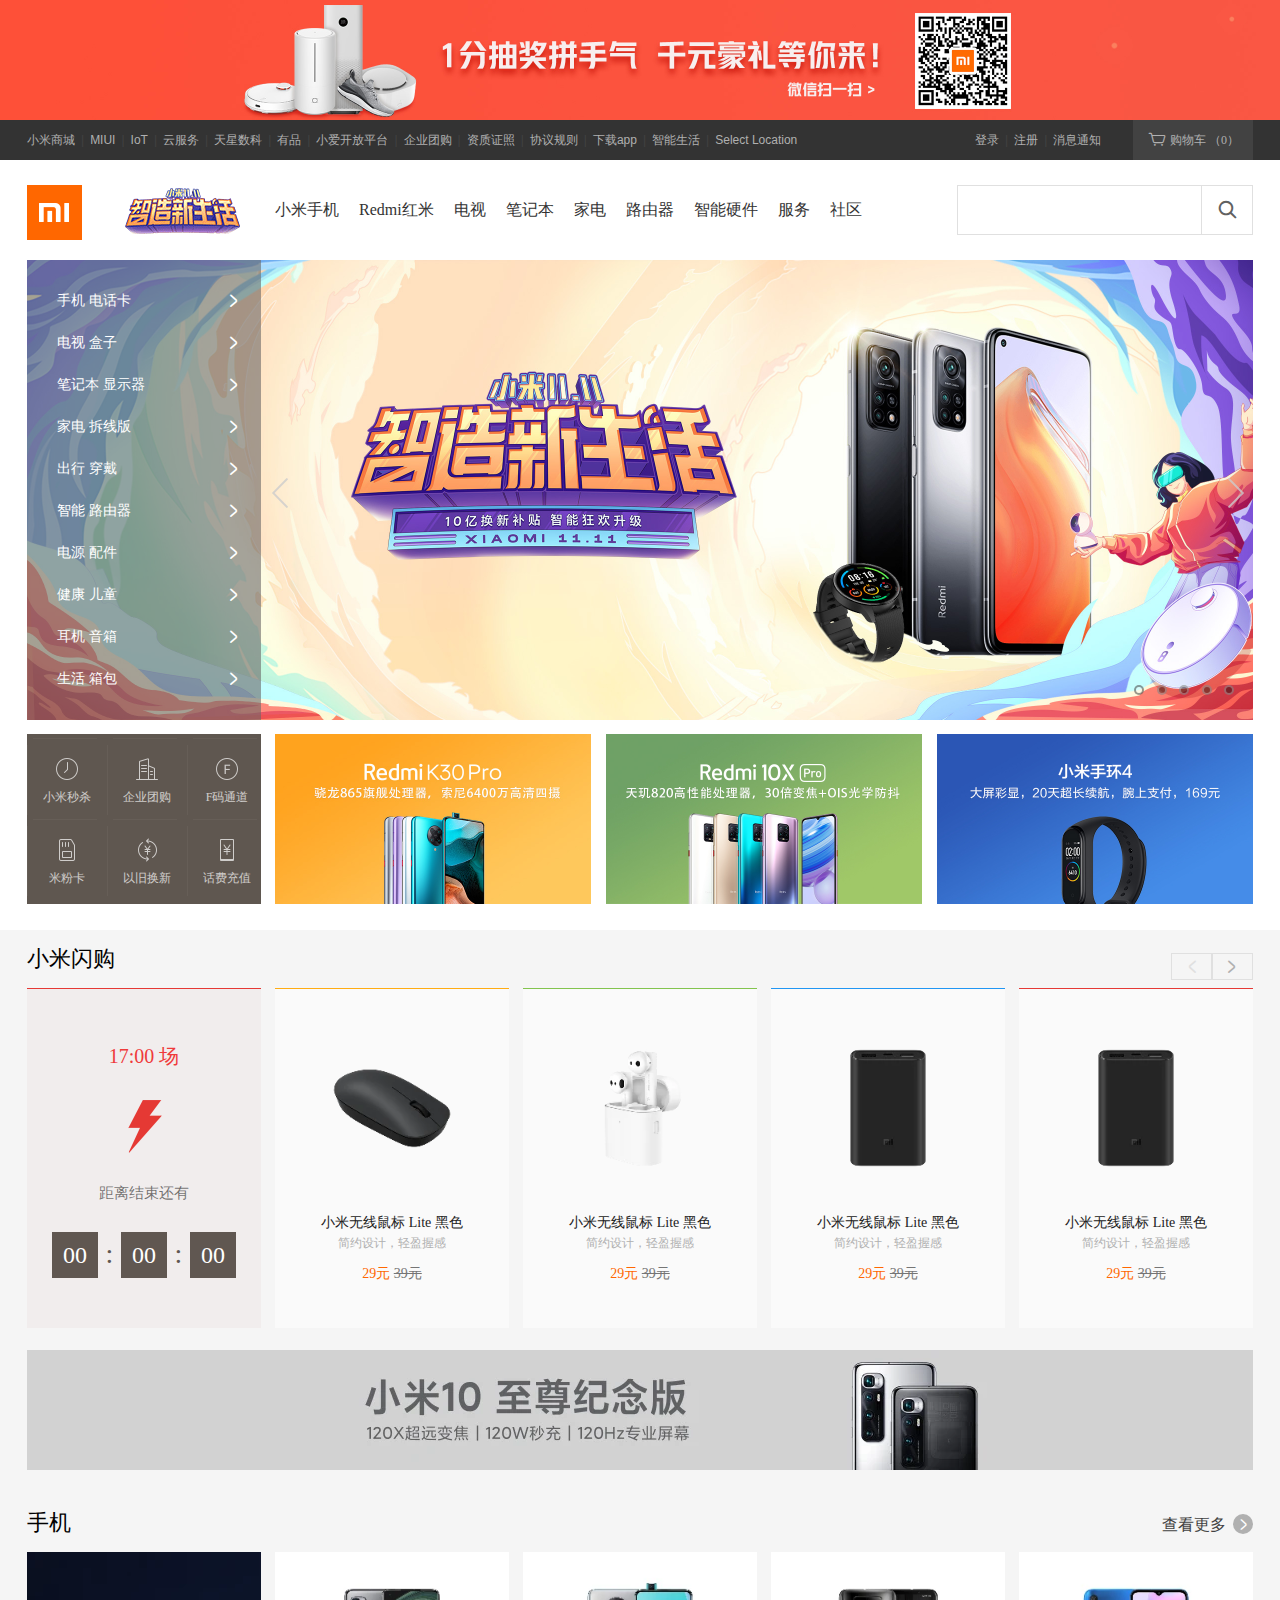
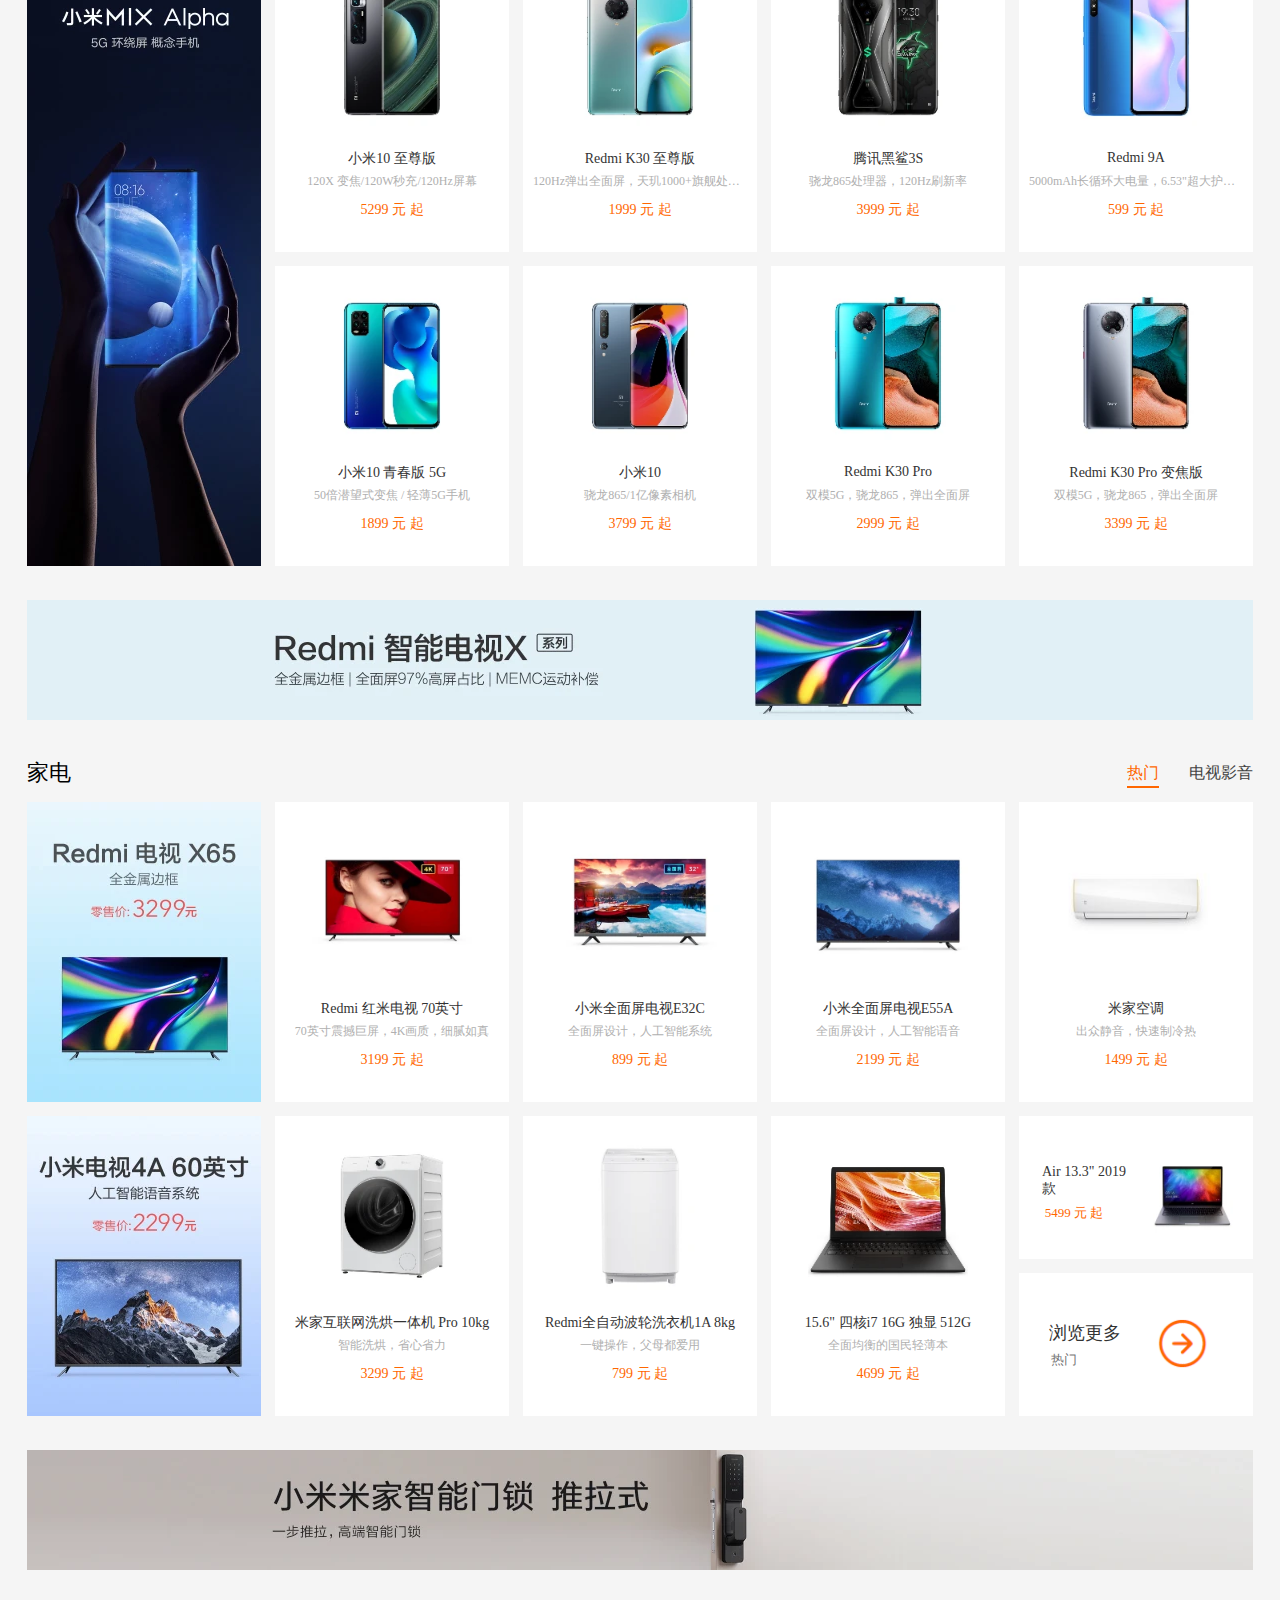
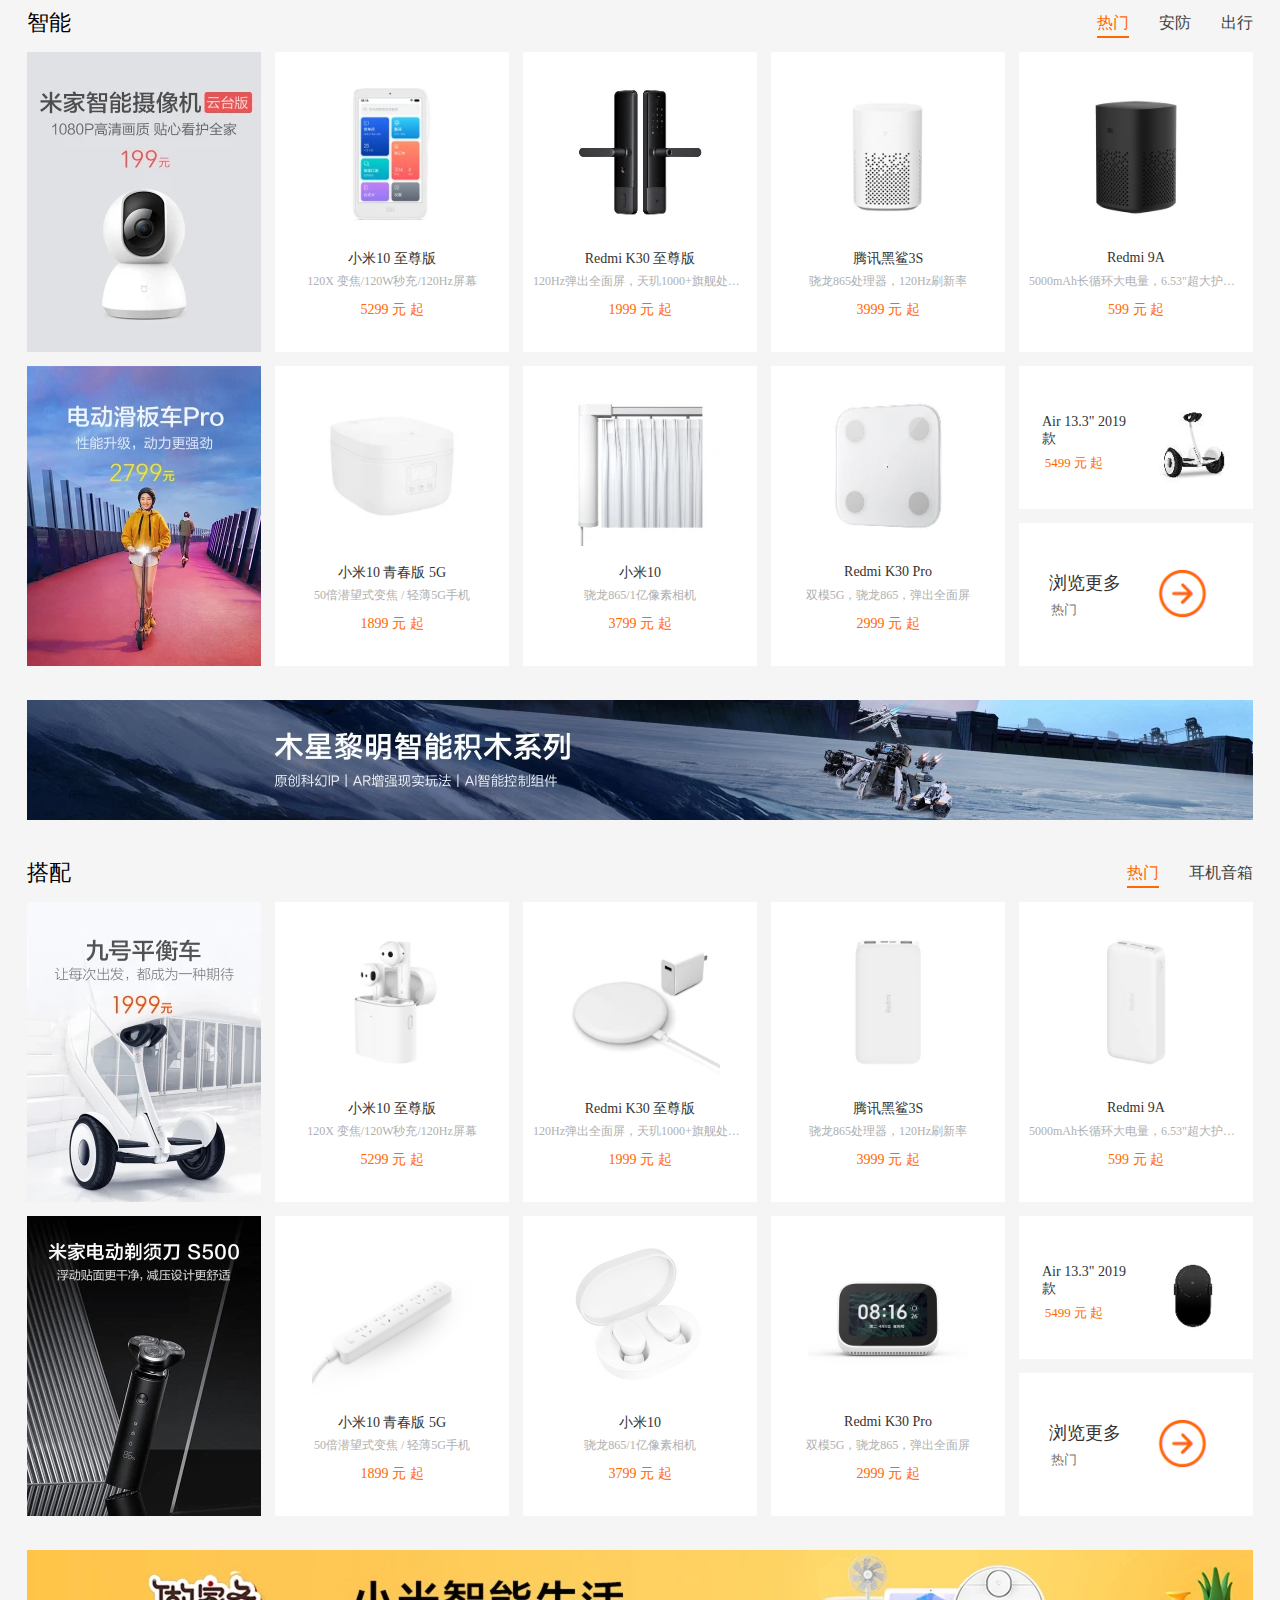
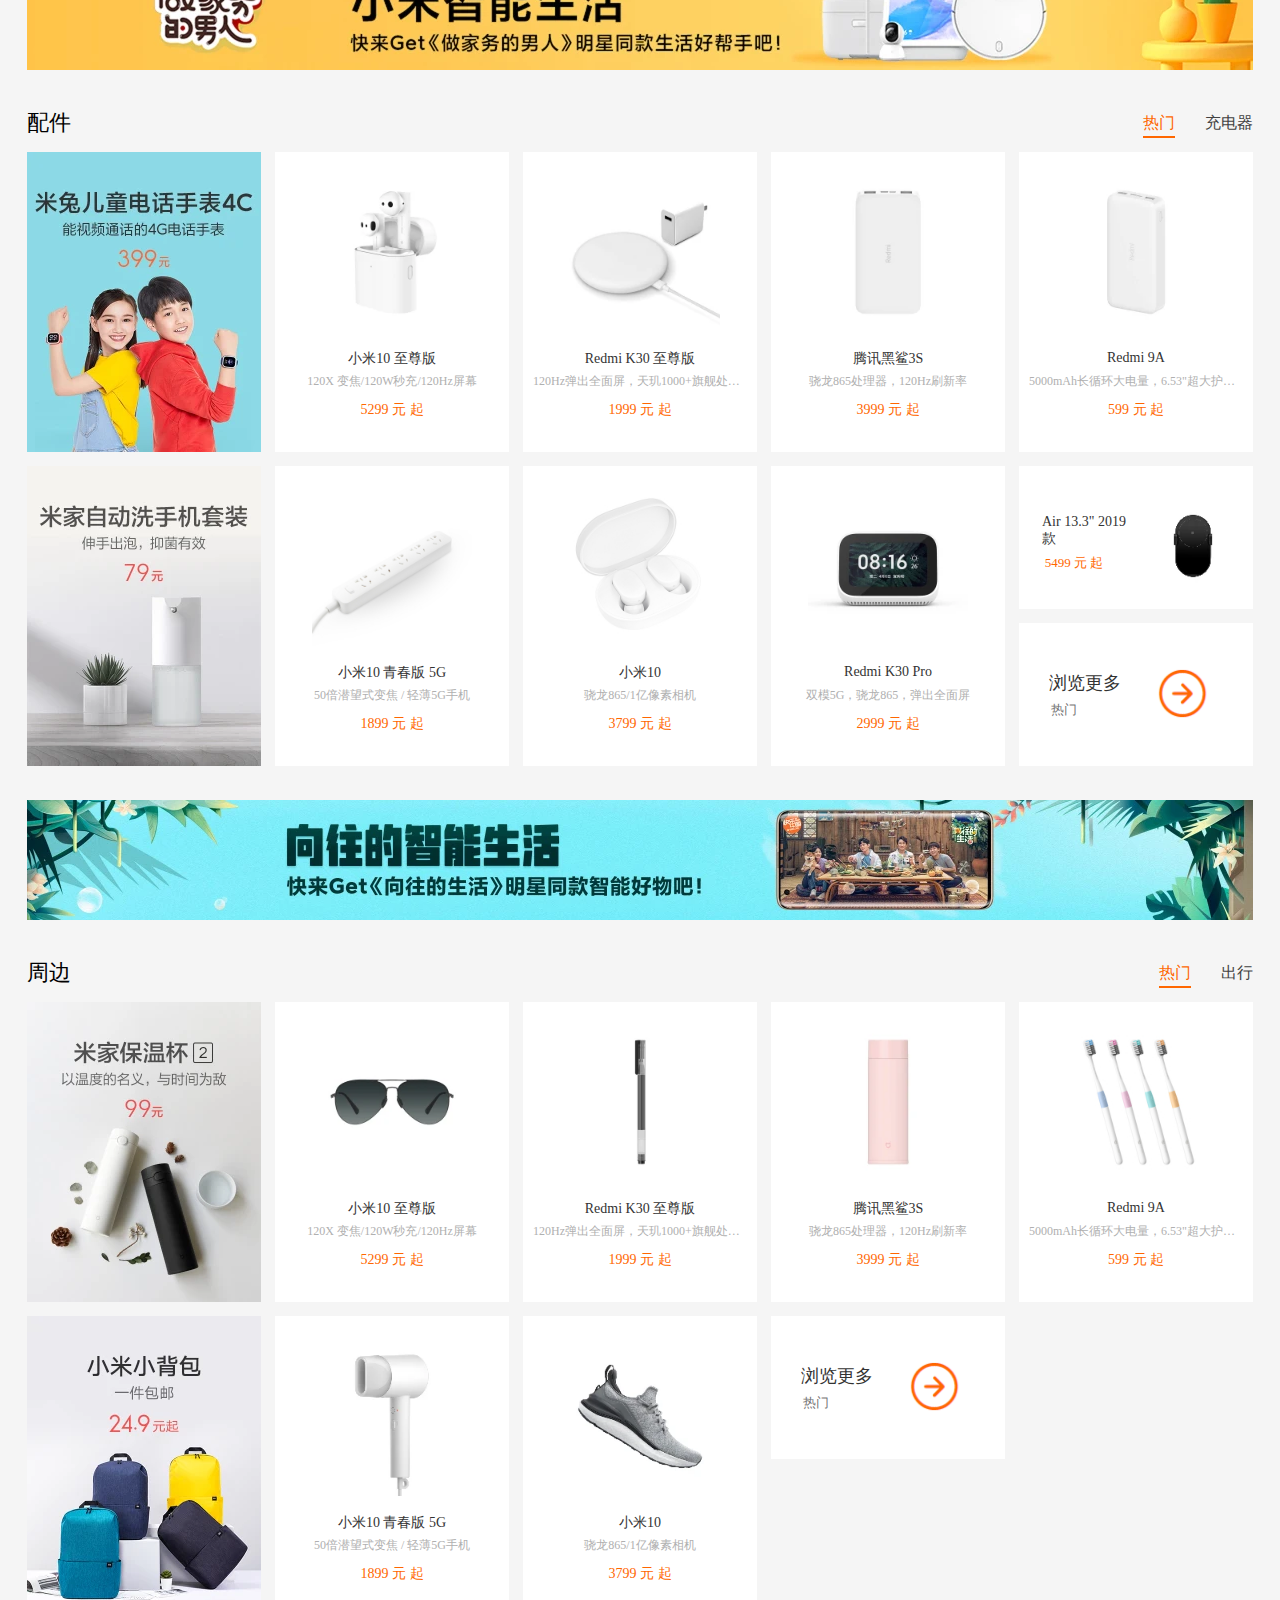
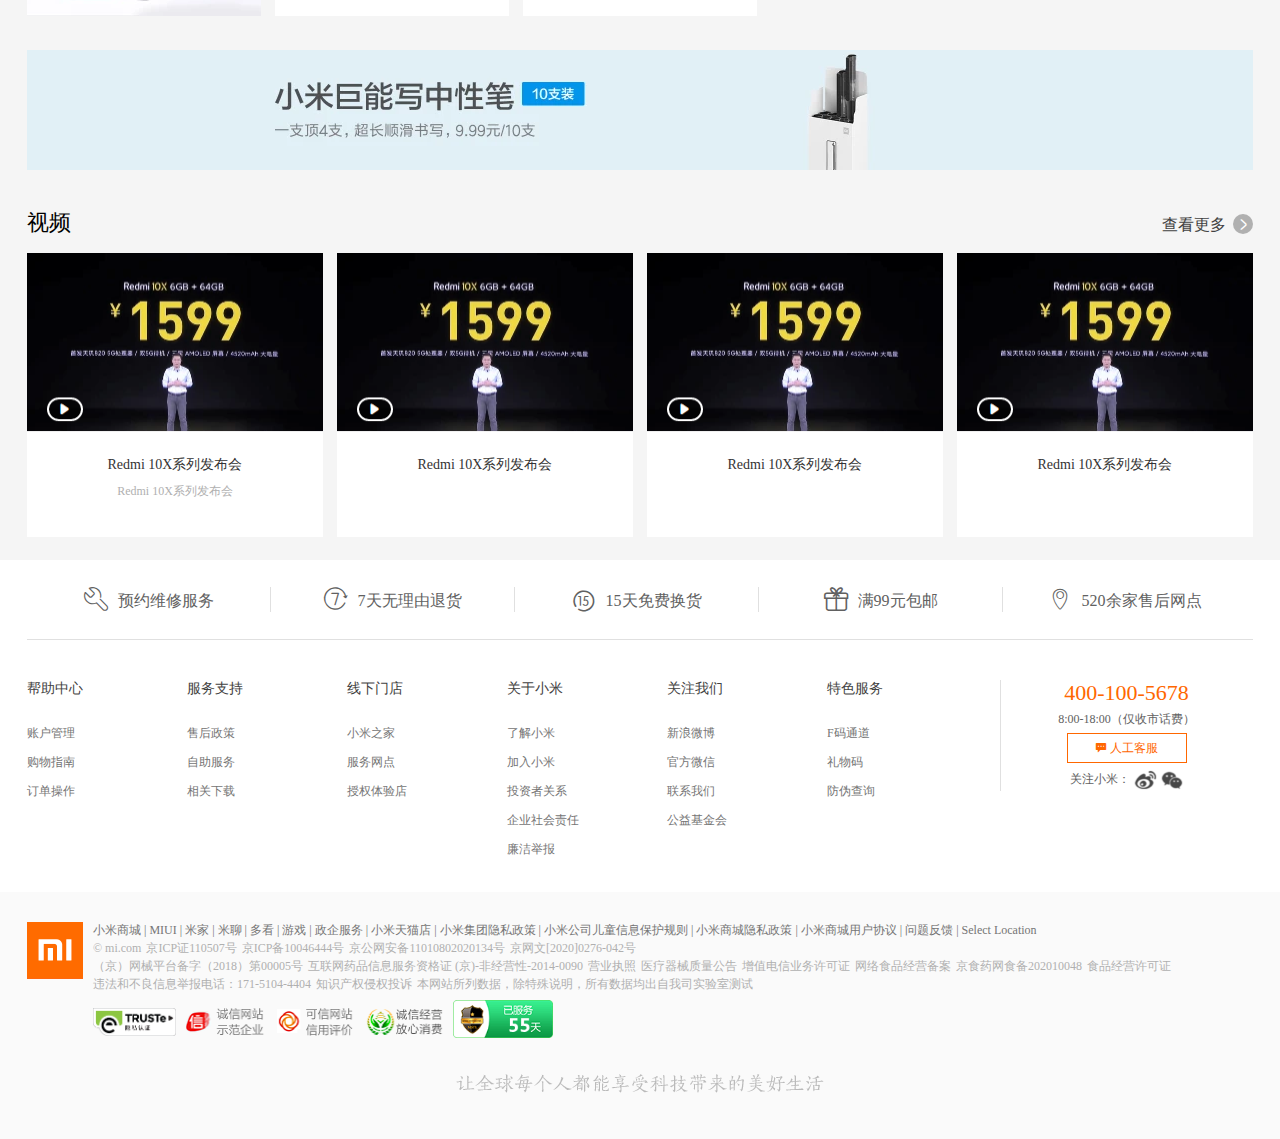
<file: index.html>
<!DOCTYPE html>
<html>
	<head>
		<meta charset="utf-8" />
		<title>小米商城</title>
		<script src="js/jquery-1.12.4.min.js" type="text/javascript" charset="utf-8"></script>
		<script src="js/index.js" type="text/javascript" charset="utf-8"></script>
		<script src="js/public_data.js" type="text/javascript" charset="utf-8"></script>
		<script src="js/public-f.js" type="text/javascript" charset="utf-8"></script>
		<link rel="stylesheet" type="text/css" href="css/index.css"/>
	</head>
	
	<body>
		<!-- 头部三个 -->
		<div class="totalHead">
			<!-- 顶部抽奖 -->
			<div class="raffle">
				<a href=""></a>
			</div>
			<div class="nav-top">
				<div class="container">
					<!-- 导航栏 -->
					<div class="list">
						<a href="">小米商城</a>
						<span>|</span>
						<a href="">MIUI</a>
						<span>|</span>
						<a href="">IoT</a>
						<span>|</span>
						<a href="">云服务</a>
						<span>|</span>
						<a href="">天星数科</a>
						<span>|</span>
						<a href="">有品</a>
						<span>|</span>
						<a href="">小爱开放平台</a>
						<span>|</span>
						<a href="">企业团购</a>
						<span>|</span>
						<a href="">资质证照</a>
						<span>|</span>
						<a href="">协议规则</a>
						<span>|</span>
						<a href="" class="download">
							下载app
							<span href=" "><!-- a链接不能套a链接 -->
								<img src="img/download.png" width="90" height="90">
								<span>小米商城APP</span>
							</span>
						</a>
						<span>|</span>
						<a href="">智能生活</a>
						<span>|</span>
						<a href="">Select Location</a>
					</div>
					<!-- 购物车 -->
					<div class="buy">
						<a class="hov" href="">
							<i class="icon">&#xe652</i>
							<span class="cartText">购物车</span>
							<span class="cartNum">（0）</span>
						</a>
						<!-- 购物车隐藏区域 -->
						<div class="cartHide">
							
							<div class="cart_logo"></div>
							<div class="cart_text">购物车中还没有商品，赶紧选购吧！</div>
						</div>
					</div>
					<!-- 登录注册 -->
					<div class="sheet">
						<a href="" class="login">登录</a>
						<span>|</span>
						<a href="" class="register">注册</a>
						<span>|</span>
						<a href="">消息通知</a>
					</div>
				</div>
			</div>
			<div class="nav-mid">
				<div class="container">
					<!-- logo -->
					<div class="logo">
						<a href=""></a>
					</div>
					<!-- 动图 导航栏 -->
					<div class="nav">
						<ul>
							<li class="perch">
								<img src="img/f5.gif" >
							</li>
							<li>
								<a href="">
									<span>小米手机</span>
								</a>
								<!-- 导航栏 下拉列表 -->
								<div class="itemChildren">
									<div class="container">
										<ul class="children_list phone"></ul>
									</div>
								</div>
							</li>
							<li>
								<a href="">
									<span>Redmi红米</span>
								</a>
								<div class="itemChildren">
									<div class="container">
										<ul class="children_list red"></ul>
									</div>
								</div>
							</li>
							<li>
								<a href="">
									<span>电视</span>
								</a>
								<div class="itemChildren">
									<div class="container">
										<ul class="children_list tel"></ul>
									</div>
								</div>
							</li>
							<li>
								<a href="">
									<span>笔记本</span>
								</a>
								<div class="itemChildren">
									<div class="container">
										<ul class="children_list note"></ul>
									</div>
								</div>
							</li>
							<li>
								<a href="">
									<span>家电</span>
								</a>
								<div class="itemChildren">
									<div class="container">
										<ul class="children_list elec"></ul>
									</div>
								</div>
							</li>
							<li>
								<a href="">
									<span>路由器</span>
								</a>
								<div class="itemChildren">
									<div class="container">
										<ul class="children_list web"></ul>
									</div>
								</div>
							</li>
							<li>
								<a href="">
									<span>智能硬件</span>
								</a>
								<div class="itemChildren">
									<div class="container">
										<ul class="children_list smart"></ul>
									</div>
								</div>
							</li>
							<li>
								<a href="">
									<span>服务</span>
								</a>
							</li>
							<li>
								<a href="">
									<span>社区</span>
								</a>
							</li>
						</ul>
					</div>
					<!-- 搜索框 -->
					<div class="select">
						<input type="submit" class="icon" value="&#xe619" />
						<input type="text" class="text" placeholder="" />
						<ul class="list"></ul>
					</div>
				</div>
			</div>
		</div>
		<!-- 轮播图部分 -->
		<div class="slide">
			<div class="container">
				<!-- 轮播图外框 -->
				<div class="slide-box">
					<!-- 轮播图部分 -->
					<div class="slide-Show">
						<div class="Show-img">
							<a href="" class="act">
								<img src="img/lb1.jpg" >
							</a>
							<a href="">
								<img src="img/lb2.webp" >
							</a>
							<a href="">
								<img src="img/lb3.webp" >
							</a>
							<a href="">
								<img src="img/lb4.webp" >
							</a>
							<a href="">
								<img src="img/lb5.webp" >
							</a>
						</div>
						<div class="btn-small">
							<span class="act"></span>
							<span></span>
							<span></span>
							<span></span>
							<span></span>
						</div>
						<div class="Show-btn rgt"></div>
						<div class="Show-btn lft"></div>
					</div>
					<!-- 轮播区域列表js -->
					<div class="slide-list">
						<!-- 数据插入 -->
					</div>
				</div>
				<!-- 轮播图下边四个框 -->
				<div class="list">
					<!-- 六个图标 -->
					<div class="navi">
						<ul>
							<li class="item1">
								<a href="">
									<img src="img/logo1.png" alt="">
									<span>小米秒杀</span>
								</a>
							</li>
							<li class="item2">
								<a href="">
									<img src="img/logo2.png" alt="">
									<span>企业团购</span>
								</a>
							</li>
							<li class="item3">
								<a href="">
									<img src="img/logo3.png" alt="">
									<span>F码通道</span>
								</a>
							</li>
							</ul>
							<ul>
							<li class="item4">
								<a href="">
									<img src="img/logo4.png" alt="">
									<span>米粉卡</span>
								</a>
							</li>
							<li class="item5">
								<a href="">
									<img src="img/logo5.png" alt="">
									<span>以旧换新</span>
								</a>
							</li>
							<li class="item6">
								<a href="">
									<img src="img/logo6.png" alt="">
									<span>话费充值</span>
								</a>
							</li>
						</ul>
					</div>
					<!-- 主推区域 -->
					<div class="mainPush">
						<div>
							<a href="">
								<img src="img/ban1.jpg" >
							</a>
						</div>
						<div>
							<a href="">
								<img src="img/ban2.jpg" >
							</a>
						</div>
						<div>
							<a href="">
								<img src="img/ban3.jpg" >
							</a>
						</div>
					</div>
				</div>
			</div>
		</div>
		<!-- 主体 -->
		<div class="main">
			<div class="container">
				<!-- 小米选购轮播图 -->
				<div class="iflashBuy">
					<div class="tiltle">小米闪购</div>
					<div class="carousel">
						<!-- 按钮 -->
						<div class="iflash-btn">
							<span class="lft">
								<input type="button" class="icon" value="&#xe856">
							</span>
							<span class="rgt">
								<input type="button" class="icon" value="&#xe857">
							</span>
						</div>
						<!-- 倒计时 -->
						<div class="iflash-count">
							<div class="round">17:00 场</div>
							<img src="img/sd.png" >
							<div class="desc">距离结束还有</div>
							<div class="countdown">
								<span class="hour">00</span>
								<i>:</i>
								<span class="min">00</span>
								<i>:</i>
								<span class="sec">00</span>
							</div>
						</div>
						<!-- 轮播区域 -->
						<div class="iflash-list">
							<ul class="iflash-box">
								<li class="iflash-child item1">
									<a href="">
										<div class="content">
											<div class="thumb">
												<img src="img/bl1.webp" width="160" height="160">
											</div>
											<h3 class="title">小米无线鼠标 Lite 黑色</h3>
											<p class="desc">简约设计，轻盈握感</p>
											<p class="price">
												<span>29</span>元
												<del>39元</del>
											</p>
										</div>
									</a>
								</li>
								<li class="iflash-child item2">
									<a href="">
										<div class="content">
											<div class="thumb">
												<img src="img/bl2webp.webp" width="160" height="160">
											</div>
											<h3 class="title">小米无线鼠标 Lite 黑色</h3>
											<p class="desc">简约设计，轻盈握感</p>
											<p class="price">
												<span>29</span>元
												<del>39元</del>
											</p>
										</div>
									</a>
								</li>
								<li class="iflash-child item3">
									<a href="">
										<div class="content">
											<div class="thumb">
												<img src="img/bl3.webp" width="160" height="160">
											</div>
											<h3 class="title">小米无线鼠标 Lite 黑色</h3>
											<p class="desc">简约设计，轻盈握感</p>
											<p class="price">
												<span>29</span>元
												<del>39元</del>
											</p>
										</div>
									</a>
								</li>
								<li class="iflash-child item4">
									<a href="">
										<div class="content">
											<div class="thumb">
												<img src="img/bl3.webp" width="160" height="160">
											</div>
											<h3 class="title">小米无线鼠标 Lite 黑色</h3>
											<p class="desc">简约设计，轻盈握感</p>
											<p class="price">
												<span>29</span>元
												<del>39元</del>
											</p>
										</div>
									</a>
								</li>
								<li class="iflash-child item5">
									<a href="">
										<div class="content">
											<div class="thumb">
												<img src="img/bl5.webp" width="160" height="160">
											</div>
											<h3 class="title">小米无线鼠标 Lite 黑色</h3>
											<p class="desc">简约设计，轻盈握感</p>
											<p class="price">
												<span>29</span>元
												<del>39元</del>
											</p>
										</div>
									</a>
								</li>
								<li class="iflash-child item6">
									<a href="">
										<div class="content">
											<div class="thumb">
												<img src="img/bl6.webp" width="160" height="160">
											</div>
											<h3 class="title">小米无线鼠标 Lite 黑色</h3>
											<p class="desc">简约设计，轻盈握感</p>
											<p class="price">
												<span>29</span>元
												<del>39元</del>
											</p>
										</div>
									</a>
								</li>
								<li class="iflash-child item7">
									<a href="">
										<div class="content">
											<div class="thumb">
												<img src="img/bl8.webp" width="160" height="160">
											</div>
											<h3 class="title">小米无线鼠标 Lite 黑色</h3>
											<p class="desc">简约设计，轻盈握感</p>
											<p class="price">
												<span>29</span>元
												<del>39元</del>
											</p>
										</div>
									</a>
								</li>
								<li class="iflash-child item8">
									<a href="">
										<div class="content">
											<div class="thumb">
												<img src="img/bl8.webp" width="160" height="160">
											</div>
											<h3 class="title">小米无线鼠标 Lite 黑色</h3>
											<p class="desc">简约设计，轻盈握感</p>
											<p class="price">
												<span>29</span>元
												<del>39元</del>
											</p>
										</div>
									</a>
								</li>
								<li class="iflash-child item9">
									<a href="">
										<div class="content">
											<div class="thumb">
												<img src="img/bl9.webp" width="160" height="160">
											</div>
											<h3 class="title">小米无线鼠标 Lite 黑色</h3>
											<p class="desc">简约设计，轻盈握感</p>
											<p class="price">
												<span>29</span>元
												<del>39元</del>
											</p>
										</div>
									</a>
								</li>
								<li class="iflash-child item10">
									<a href="">
										<div class="content">
											<div class="thumb">
												<img src="img/bl10.webp" width="160" height="160">
											</div>
											<h3 class="title">小米无线鼠标 Lite 黑色</h3>
											<p class="desc">简约设计，轻盈握感</p>
											<p class="price">
												<span>29</span>元
												<del>39元</del>
											</p>
										</div>
									</a>
								</li>
								<li class="iflash-child item11">
									<a href="">
										<div class="content">
											<div class="thumb">
												<img src="img/bl11.webp" width="160" height="160">
											</div>
											<h3 class="title">小米无线鼠标 Lite 黑色</h3>
											<p class="desc">简约设计，轻盈握感</p>
											<p class="price">
												<span>29</span>元
												<del>39元</del>
											</p>
										</div>
									</a>
								</li>
								<li class="iflash-child item12">
									<a href="">
										<div class="content">
											<div class="thumb">
												<img src="img/bl12.webp" width="160" height="160">
											</div>
											<h3 class="title">小米无线鼠标 Lite 黑色</h3>
											<p class="desc">简约设计，轻盈握感</p>
											<p class="price">
												<span>29</span>元
												<del>39元</del>
											</p>
										</div>
									</a>
								</li>
								<li class="iflash-child item13">
									<a href="">
										<div class="content">
											<div class="thumb">
												<img src="img/bl13.webp" width="160" height="160">
											</div>
											<h3 class="title">小米无线鼠标 Lite 黑色</h3>
											<p class="desc">简约设计，轻盈握感</p>
											<p class="price">
												<span>29</span>元
												<del>39元</del>
											</p>
										</div>
									</a>
								</li>
							</ul>
						</div>
					</div>
				</div>
				<!-- 横图banner -->
				<div class="mainBanner">
					<img src="img/ban1.webp" >
				</div>
				<!-- 手机区域 -->
				<div class="cellphone">
					<div class="tiltle">
						<span>手机</span>
						<div class="more">
							<a href="">
								<span>查看更多</span>
								<i class="icon">
									<span>&#xe852</span>
								</i>
							</a>
						</div>
					</div>
					<div class="items">
						<div class="long">
							<img src="./img/sj.webp" >
						</div>
						<div class="list">
							<ul>
								<li>
									<a href="">
										<div class="pic">
											<img src="img/sj1.webp" style="width: 160px; height: 160px;">
										</div>
										<div class="title">小米10 至尊版</div>
										<div class="details">120X 变焦/120W秒充/120Hz屏幕</div>
										<div class="price">
											<span>5299</span>
											<span>元</span>
											<span>起</span>
										</div>
									</a>
								</li>
								<li>
									<a href="">
										<div class="pic">
											<img src="img/sj2.webp" style="width: 160px; height: 160px;">
										</div>
										<div class="title">Redmi K30 至尊版</div>
										<div class="details">120Hz弹出全面屏，天玑1000+旗舰处理器</div>
										<div class="price">
											<span>1999</span>
											<span>元</span>
											<span>起</span>
										</div>
									</a>
								</li>
								<li>
									<a href="">
										<div class="pic">
											<img src="img/sj3.webp" style="width: 160px; height: 160px;">
										</div>
										<div class="title">腾讯黑鲨3S</div>
										<div class="details">骁龙865处理器，120Hz刷新率</div>
										<div class="price">
											<span>3999</span>
											<span>元</span>
											<span>起</span>
										</div>
									</a>
								</li>
								<li>
									<a href="">
										<div class="pic">
											<img src="img/sj4.webp" style="width: 160px; height: 160px;">
										</div>
										<div class="title">Redmi 9A</div>
										<div class="details">5000mAh长循环大电量，6.53"超大护眼屏幕</div>
										<div class="price">
											<span>599</span>
											<span>元</span>
											<span>起</span>
										</div>
									</a>
								</li>
								<li>
									<a href="">
										<div class="pic">
											<img src="img/sj5.webp" style="width: 160px; height: 160px;">
										</div>
										<div class="title">小米10 青春版 5G</div>
										<div class="details">50倍潜望式变焦 / 轻薄5G手机</div>
										<div class="price">
											<span>1899</span>
											<span>元</span>
											<span>起</span>
										</div>
									</a>
								</li>
								<li>
									<a href="">
										<div class="pic">
											<img src="img/sj6.webp" style="width: 160px; height: 160px;">
										</div>
										<div class="title">小米10</div>
										<div class="details">骁龙865/1亿像素相机</div>
										<div class="price">
											<span>3799</span>
											<span>元</span>
											<span>起</span>
										</div>
									</a>
								</li>
								<li>
									<a href="">
										<div class="pic">
											<img src="img/sj7.webp" style="width: 160px; height: 160px;">
										</div>
										<div class="title">Redmi K30 Pro</div>
										<div class="details">双模5G，骁龙865，弹出全面屏</div>
										<div class="price">
											<span>2999</span>
											<span>元</span>
											<span>起</span>
										</div>
									</a>
								</li>
								<li>
									<a href="">
										<div class="pic">
											<img src="img/sj8.webp" style="width: 160px; height: 160px;">
										</div>
										<div class="title">Redmi K30 Pro 变焦版</div>
										<div class="details">双模5G，骁龙865，弹出全面屏</div>
										<div class="price">
											<span>3399</span>
											<span>元</span>
											<span>起</span>
										</div>
									</a>
								</li>
							</ul>
						</div>
					</div>
				</div>
				<!-- banner -->
				<div class="mainBanner">
					<img src="img/ban4.webp" >
				</div>
				<!-- 家电 -->
				<div class="main-box home">
					<div class="tiltle">
						<span>家电</span>
						<div class="more">
							<ul class="more_list">
								<li class="more_active">热门</li>
								<li>电视影音</li>
							</ul>
						</div>
					</div>
					<div class="items">
						<div class="head">
							<div>
								<a href="">
									<img src="img/jd1.webp" >
								</a>
							</div>
							<div>
								<a href="">
									<img src="img/jd6.webp" >
								</a>
							</div>
						</div>
						<div class="child_items list">
							<ul>
								<li>
									<a href="">
										<div class="pic">
											<img src="img/jd2.webp" style="width: 160px; height: 160px;">
										</div>
										<div class="title">Redmi 红米电视 70英寸</div>
										<div class="details">70英寸震撼巨屏，4K画质，细腻如真</div>
										<div class="price">
											<span>3199</span>
											<span>元</span>
											<span>起</span>
										</div>
									</a>
								</li>
								<li>
									<a href="">
										<div class="pic">
											<img src="img/jd3.webp" style="width: 160px; height: 160px;">
										</div>
										<div class="title">小米全面屏电视E32C</div>
										<div class="details">全面屏设计，人工智能系统</div>
										<div class="price">
											<span>899</span>
											<span>元</span>
											<span>起</span>
										</div>
									</a>
								</li>
								<li>
									<a href="">
										<div class="pic">
											<img src="img/jd4.webp" style="width: 160px; height: 160px;">
										</div>
										<div class="title">小米全面屏电视E55A</div>
										<div class="details">全面屏设计，人工智能语音</div>
										<div class="price">
											<span>2199</span>
											<span>元</span>
											<span>起</span>
										</div>
									</a>
								</li>
								<li>
									<a href="">
										<div class="pic">
											<img src="img/jd5.jpg" style="width: 160px; height: 160px;">
										</div>
										<div class="title">米家空调</div>
										<div class="details">出众静音，快速制冷热</div>
										<div class="price">
											<span>1499</span>
											<span>元</span>
											<span>起</span>
										</div>
									</a>
								</li>
								<li>
									<a href="">
										<div class="pic">
											<img src="img/jd7.webp" style="width: 160px; height: 160px;">
										</div>
										<div class="title">米家互联网洗烘一体机 Pro 10kg</div>
										<div class="details">智能洗烘，省心省力</div>
										<div class="price">
											<span>3299</span>
											<span>元</span>
											<span>起</span>
										</div>
									</a>
								</li>
								<li>
									<a href="">
										<div class="pic">
											<img src="img/jd8.webp" style="width: 160px; height: 160px;">
										</div>
										<div class="title">Redmi全自动波轮洗衣机1A 8kg</div>
										<div class="details">一键操作，父母都爱用</div>
										<div class="price">
											<span>799</span>
											<span>元</span>
											<span>起</span>
										</div>
									</a>
								</li>
								<li>
									<a href="">
										<div class="pic">
											<img src="img/jd9.webp" style="width: 160px; height: 160px;">
										</div>
										<div class="title">15.6" 四核i7 16G 独显 512G</div>
										<div class="details">全面均衡的国民轻薄本</div>
										<div class="price">
											<span>4699</span>
											<span>元</span>
											<span>起</span>
										</div>
									</a>
								</li>
								<li>
									<a href="">
										<div class="pic">
											<img src="img/jd10.webp" style="width: 80px; height: 80px;">
										</div>
										<div class="title">Air 13.3" 2019款 </div>
										<div class="price">
											<span>5499</span>
											<span>元</span>
											<span>起</span>
										</div>
									</a>
									<a href="">
										<div class="pic">
											<img src="img/jd.PNG" style="width: 60px; height: 60px;">
										</div>
										<div class="title-cn">浏览更多</div>
										<div class="cn">热门</div>
									</a>
								</li>
							</ul>
						</div>
						<div class="child_items list_hide">
							<ul>
								<li>
									<a href="">
										<div class="pic">
											<img src="img/dsyy1.webp" style="width: 160px; height: 160px;">
										</div>
										<div class="title">小米电视4C 32英寸</div>
										<div class="details">高清液晶屏，人工智能系统</div>
										<div class="price">
											<span>899</span>
											<span>元</span>
											<span>起</span>
										</div>
									</a>
								</li>
								<li>
									<a href="">
										<div class="pic">
											<img src="img/dsyy2.webp" style="width: 160px; height: 160px;">
										</div>
										<div class="title">全面屏电视 55英寸E55X</div>
										<div class="details">潮流全面屏设计</div>
										<div class="price">
											<span>2299</span>
											<span>元</span>
											<span>起</span>
										</div>
									</a>
								</li>
								<li>
									<a href="">
										<div class="pic">
											<img src="img/dsyy3.webp" style="width: 160px; height: 160px;">
										</div>
										<div class="title">小米电视4A 70英寸</div>
										<div class="details">大屏更享受</div>
										<div class="price">
											<span>3199</span>
											<span>元</span>
											<span>起</span>
										</div>
									</a>
								</li>
								<li>
									<a href="">
										<div class="pic">
											<img src="img/dsyy4.webp" style="width: 160px; height: 160px;">
										</div>
										<div class="title">小米电视4C 43英寸</div>
										<div class="details">FHD全高清屏，钢琴烤漆</div>
										<div class="price">
											<span>1349</span>
											<span>元</span>
											<span>起</span>
										</div>
									</a>
								</li>
								<li>
									<a href="">
										<div class="pic">
											<img src="img/dsyy5.jpg" style="width: 160px; height: 160px;">
										</div>
										<div class="title">小米电视4S 75英寸</div>
										<div class="details">4K HDR，人工智能语音</div>
										<div class="price">
											<span>4199</span>
											<span>元</span>
											<span>起</span>
										</div>
									</a>
								</li>
								<li>
									<a href="">
										<div class="pic">
											<img src="img/dsyy6.webp" style="width: 160px; height: 160px;">
										</div>
										<div class="title">小米全面屏电视65英寸 E65C</div>
										<div class="details">震撼大屏，时尚全面屏</div>
										<div class="price">
											<span>2799</span>
											<span>元</span>
											<span>起</span>
										</div>
									</a>
								</li>
								<li>
									<a href="">
										<div class="pic">
											<img src="img/dsyy7.webp" style="width: 160px; height: 160px;">
										</div>
										<div class="title">小米全面屏电视E32C</div>
										<div class="details">全面屏设计，人工智能系统</div>
										<div class="price">
											<span>899</span>
											<span>元</span>
											<span>起</span>
										</div>
									</a>
								</li>
								<li>
									<a href="">
										<div class="pic">
											<img src="img/dsyy8.webp" style="width: 80px; height: 80px;">
										</div>
										<div class="title">小米壁画电视 65英寸</div>
										<div class="price">
											<span>6999</span>
											<span>元</span>
											<span>起</span>
										</div>
									</a>
									<a href="">
										<div class="pic">
											<img src="img/jd.PNG" style="width: 60px; height: 60px;">
										</div>
										<div class="title-cn">浏览更多</div>
										<div class="cn">电视影音</div>
									</a>
								</li>
							</ul>
						</div>
					</div>
				</div>
				<!-- banner -->
				<div class="mainBanner">
					<img src="img/ban5.webp" >
				</div>
				<!-- 智能 -->
				<div class="main-box smart">
					<div class="tiltle">
						<span>智能</span>
						<div class="more">
							<ul class="more_list">
								<li class="more_active">热门</li>
								<li>安防</li>
								<li>出行</li>
							</ul>
						</div>
					</div>
					<div class="items">
						<div class="head">
							<div>
								<a href="">
									<img src="img/zn1.webp" >
								</a>
							</div>
							<div>
								<a href="">
									<img src="img/zn2.webp" >
								</a>
							</div>
						</div>
						<div class="child_items list">
							<ul>
								<li>
									<a href="">
										<div class="pic">
											<img src="img/zn3.webp" style="width: 160px; height: 160px;">
										</div>
										<div class="title">小米10 至尊版</div>
										<div class="details">120X 变焦/120W秒充/120Hz屏幕</div>
										<div class="price">
											<span>5299</span>
											<span>元</span>
											<span>起</span>
										</div>
									</a>
								</li>
								<li>
									<a href="">
										<div class="pic">
											<img src="img/zn4.webp" style="width: 160px; height: 160px;">
										</div>
										<div class="title">Redmi K30 至尊版</div>
										<div class="details">120Hz弹出全面屏，天玑1000+旗舰处理器</div>
										<div class="price">
											<span>1999</span>
											<span>元</span>
											<span>起</span>
										</div>
									</a>
								</li>
								<li>
									<a href="">
										<div class="pic">
											<img src="img/zn5.webp" style="width: 160px; height: 160px;">
										</div>
										<div class="title">腾讯黑鲨3S</div>
										<div class="details">骁龙865处理器，120Hz刷新率</div>
										<div class="price">
											<span>3999</span>
											<span>元</span>
											<span>起</span>
										</div>
									</a>
								</li>
								<li>
									<a href="">
										<div class="pic">
											<img src="img/zn6.webp" style="width: 160px; height: 160px;">
										</div>
										<div class="title">Redmi 9A</div>
										<div class="details">5000mAh长循环大电量，6.53"超大护眼屏幕</div>
										<div class="price">
											<span>599</span>
											<span>元</span>
											<span>起</span>
										</div>
									</a>
								</li>
								<li>
									<a href="">
										<div class="pic">
											<img src="img/zn7.webp" style="width: 160px; height: 160px;">
										</div>
										<div class="title">小米10 青春版 5G</div>
										<div class="details">50倍潜望式变焦 / 轻薄5G手机</div>
										<div class="price">
											<span>1899</span>
											<span>元</span>
											<span>起</span>
										</div>
									</a>
								</li>
								<li>
									<a href="">
										<div class="pic">
											<img src="img/zn8.webp" style="width: 160px; height: 160px;">
										</div>
										<div class="title">小米10</div>
										<div class="details">骁龙865/1亿像素相机</div>
										<div class="price">
											<span>3799</span>
											<span>元</span>
											<span>起</span>
										</div>
									</a>
								</li>
								<li>
									<a href="">
										<div class="pic">
											<img src="img/zn9.webp" style="width: 160px; height: 160px;">
										</div>
										<div class="title">Redmi K30 Pro</div>
										<div class="details">双模5G，骁龙865，弹出全面屏</div>
										<div class="price">
											<span>2999</span>
											<span>元</span>
											<span>起</span>
										</div>
									</a>
								</li>
								<li>
									<a href="">
										<div class="pic">
											<img src="img/zn10.jpg" style="width: 80px; height: 80px;">
										</div>
										<div class="title">Air 13.3" 2019款</div>
										<div class="price">
											<span>5499</span>
											<span>元</span>
											<span>起</span>
										</div>
									</a>
									<a href="">
										<div class="pic">
											<img src="img/jd.PNG" style="width: 60px; height: 60px;">
										</div>
										<div class="title-cn">浏览更多</div>
										<div class="cn">热门</div>
									</a>
								</li>
							</ul>
						</div>
						<div class="child_items list_hide">
							<ul>
								<li>
									<a href="">
										<div class="pic">
											<img src="img/af1.webp" style="width: 160px; height: 160px;">
										</div>
										<div class="title">小米10 至尊版</div>
										<div class="details">120X 变焦/120W秒充/120Hz屏幕</div>
										<div class="price">
											<span>5299</span>
											<span>元</span>
											<span>起</span>
										</div>
									</a>
								</li>
								<li>
									<a href="">
										<div class="pic">
											<img src="img/af2.webp" style="width: 160px; height: 160px;">
										</div>
										<div class="title">Redmi K30 至尊版</div>
										<div class="details">120Hz弹出全面屏，天玑1000+旗舰处理器</div>
										<div class="price">
											<span>1999</span>
											<span>元</span>
											<span>起</span>
										</div>
									</a>
								</li>
								<li>
									<a href="">
										<div class="pic">
											<img src="img/af3.webp" style="width: 160px; height: 160px;">
										</div>
										<div class="title">腾讯黑鲨3S</div>
										<div class="details">骁龙865处理器，120Hz刷新率</div>
										<div class="price">
											<span>3999</span>
											<span>元</span>
											<span>起</span>
										</div>
									</a>
								</li>
								<li>
									<a href="">
										<div class="pic">
											<img src="img/af4.webp" style="width: 160px; height: 160px;">
										</div>
										<div class="title">Redmi 9A</div>
										<div class="details">5000mAh长循环大电量，6.53"超大护眼屏幕</div>
										<div class="price">
											<span>599</span>
											<span>元</span>
											<span>起</span>
										</div>
									</a>
								</li>
								<li>
									<a href="">
										<div class="pic">
											<img src="img/af5.webp" style="width: 160px; height: 160px;">
										</div>
										<div class="title">小米10 青春版 5G</div>
										<div class="details">50倍潜望式变焦 / 轻薄5G手机</div>
										<div class="price">
											<span>1899</span>
											<span>元</span>
											<span>起</span>
										</div>
									</a>
								</li>
								<li>
									<a href="">
										<div class="pic">
											<img src="img/af6.webp" style="width: 160px; height: 160px;">
										</div>
										<div class="title">小米10</div>
										<div class="details">骁龙865/1亿像素相机</div>
										<div class="price">
											<span>3799</span>
											<span>元</span>
											<span>起</span>
										</div>
									</a>
								</li>
								<li>
									<a href="">
										<div class="pic">
											<img src="img/af7.jpg" style="width: 160px; height: 160px;">
										</div>
										<div class="title">Redmi K30 Pro</div>
										<div class="details">双模5G，骁龙865，弹出全面屏</div>
										<div class="price">
											<span>2999</span>
											<span>元</span>
											<span>起</span>
										</div>
									</a>
								</li>
								<li>
									<a href="">
										<div class="pic">
											<img src="img/af8.jpg" style="width: 80px; height: 80px;">
										</div>
										<div class="title">Air 13.3" 2019款</div>
										<div class="price">
											<span>5499</span>
											<span>元</span>
											<span>起</span>
										</div>
									</a>
									<a href="">
										<div class="pic">
											<img src="img/jd.PNG" style="width: 60px; height: 60px;">
										</div>
										<div class="title-cn">浏览更多</div>
										<div class="cn">热门</div>
									</a>
								</li>
							</ul>
						</div>
						<div class="child_items list_hide h">
							<ul>
								<li>
									<a href="">
										<div class="pic">
											<img src="img/zncx1.jpg" style="width: 160px; height: 160px;">
										</div>
										<div class="title">小米10 至尊版</div>
										<div class="details">120X 变焦/120W秒充/120Hz屏幕</div>
										<div class="price">
											<span>5299</span>
											<span>元</span>
											<span>起</span>
										</div>
									</a>
								</li>
								<li>
									<a href="">
										<div class="pic">
											<img src="img/zncx2.png" style="width: 160px; height: 160px;">
										</div>
										<div class="title">Redmi K30 至尊版</div>
										<div class="details">120Hz弹出全面屏，天玑1000+旗舰处理器</div>
										<div class="price">
											<span>1999</span>
											<span>元</span>
											<span>起</span>
										</div>
									</a>
								</li>
								<li>
									<a href="">
										<div class="pic">
											<img src="img/zncx3.webp" style="width: 160px; height: 160px;">
										</div>
										<div class="title">腾讯黑鲨3S</div>
										<div class="details">骁龙865处理器，120Hz刷新率</div>
										<div class="price">
											<span>3999</span>
											<span>元</span>
											<span>起</span>
										</div>
									</a>
								</li>
								<li>
									<a href="">
										<div class="pic">
											<img src="img/zncx4.webp" style="width: 160px; height: 160px;">
										</div>
										<div class="title">Redmi 9A</div>
										<div class="details">5000mAh长循环大电量，6.53"超大护眼屏幕</div>
										<div class="price">
											<span>599</span>
											<span>元</span>
											<span>起</span>
										</div>
									</a>
								</li>
								<li>
									<a href="">
										<div class="pic">
											<img src="img/zncx5.webp" style="width: 160px; height: 160px;">
										</div>
										<div class="title">小米10 青春版 5G</div>
										<div class="details">50倍潜望式变焦 / 轻薄5G手机</div>
										<div class="price">
											<span>1899</span>
											<span>元</span>
											<span>起</span>
										</div>
									</a>
								</li>
								<li>
									<a href="">
										<div class="pic">
											<img src="img/zncx6.webp" style="width: 160px; height: 160px;">
										</div>
										<div class="title">小米10</div>
										<div class="details">骁龙865/1亿像素相机</div>
										<div class="price">
											<span>3799</span>
											<span>元</span>
											<span>起</span>
										</div>
									</a>
								</li>
								<li>
									<a href="">
										<div class="pic">
											<img src="img/zncx7.webp" style="width: 160px; height: 160px;">
										</div>
										<div class="title">Redmi K30 Pro</div>
										<div class="details">双模5G，骁龙865，弹出全面屏</div>
										<div class="price">
											<span>2999</span>
											<span>元</span>
											<span>起</span>
										</div>
									</a>
								</li>
								<li>
									<a href="">
										<div class="pic">
											<img src="img/jd.PNG" style="width: 60px; height: 60px;">
										</div>
										<div class="title-cn">浏览更多</div>
										<div class="cn">热门</div>
									</a>
								</li>
							</ul>
						</div>
					</div>
				</div>
				<!-- banner -->
				<div class="mainBanner">
					<img src="img/ban6.webp" >
				</div>
				<!-- 搭配 -->
				<div class="main-box match">
					<div class="tiltle">
						<span>搭配</span>
						<div class="more">
							<ul class="more_list">
								<li class="more_active">热门</li>
								<li>耳机音箱</li>
							</ul>
						</div>
					</div>
					<div class="items">
						<div class="head">
							<div>
								<a href="">
									<img src="img/dp1.webp" >
								</a>
							</div>
							<div>
								<a href="">
									<img src="img/dp2.webp" >
								</a>
							</div>
						</div>
						<div class="child_items list">
							<ul>
								<li>
									<a href="">
										<div class="pic">
											<img src="img/dp3.webp" style="width: 160px; height: 160px;">
										</div>
										<div class="title">小米10 至尊版</div>
										<div class="details">120X 变焦/120W秒充/120Hz屏幕</div>
										<div class="price">
											<span>5299</span>
											<span>元</span>
											<span>起</span>
										</div>
									</a>
								</li>
								<li>
									<a href="">
										<div class="pic">
											<img src="img/dp4.webp" style="width: 160px; height: 160px;">
										</div>
										<div class="title">Redmi K30 至尊版</div>
										<div class="details">120Hz弹出全面屏，天玑1000+旗舰处理器</div>
										<div class="price">
											<span>1999</span>
											<span>元</span>
											<span>起</span>
										</div>
									</a>
								</li>
								<li>
									<a href="">
										<div class="pic">
											<img src="img/dp5.webp" style="width: 160px; height: 160px;">
										</div>
										<div class="title">腾讯黑鲨3S</div>
										<div class="details">骁龙865处理器，120Hz刷新率</div>
										<div class="price">
											<span>3999</span>
											<span>元</span>
											<span>起</span>
										</div>
									</a>
								</li>
								<li>
									<a href="">
										<div class="pic">
											<img src="img/dp6.webp" style="width: 160px; height: 160px;">
										</div>
										<div class="title">Redmi 9A</div>
										<div class="details">5000mAh长循环大电量，6.53"超大护眼屏幕</div>
										<div class="price">
											<span>599</span>
											<span>元</span>
											<span>起</span>
										</div>
									</a>
								</li>
								<li>
									<a href="">
										<div class="pic">
											<img src="img/dp7.jpg" style="width: 160px; height: 160px;">
										</div>
										<div class="title">小米10 青春版 5G</div>
										<div class="details">50倍潜望式变焦 / 轻薄5G手机</div>
										<div class="price">
											<span>1899</span>
											<span>元</span>
											<span>起</span>
										</div>
									</a>
								</li>
								<li>
									<a href="">
										<div class="pic">
											<img src="img/dp8.jpg" style="width: 160px; height: 160px;">
										</div>
										<div class="title">小米10</div>
										<div class="details">骁龙865/1亿像素相机</div>
										<div class="price">
											<span>3799</span>
											<span>元</span>
											<span>起</span>
										</div>
									</a>
								</li>
								<li>
									<a href="">
										<div class="pic">
											<img src="img/dp9.webp" style="width: 160px; height: 160px;">
										</div>
										<div class="title">Redmi K30 Pro</div>
										<div class="details">双模5G，骁龙865，弹出全面屏</div>
										<div class="price">
											<span>2999</span>
											<span>元</span>
											<span>起</span>
										</div>
									</a>
								</li>
								<li>
									<a href="">
										<div class="pic">
											<img src="img/dp10.webp" style="width: 80px; height: 80px;">
										</div>
										<div class="title">Air 13.3" 2019款</div>
										<div class="price">
											<span>5499</span>
											<span>元</span>
											<span>起</span>
										</div>
									</a>
									<a href="">
										<div class="pic">
											<img src="img/jd.PNG" style="width: 60px; height: 60px;">
										</div>
										<div class="title-cn">浏览更多</div>
										<div class="cn">热门</div>
									</a>
								</li>
							</ul>
						</div>
						<div class="child_items list_hide">
							<ul>
								<li>
									<a href="">
										<div class="pic">
											<img src="img/ejyx1.webp" style="width: 160px; height: 160px;">
										</div>
										<div class="title">小米10 至尊版</div>
										<div class="details">120X 变焦/120W秒充/120Hz屏幕</div>
										<div class="price">
											<span>5299</span>
											<span>元</span>
											<span>起</span>
										</div>
									</a>
								</li>
								<li>
									<a href="">
										<div class="pic">
											<img src="img/ejyx2.webp" style="width: 160px; height: 160px;">
										</div>
										<div class="title">Redmi K30 至尊版</div>
										<div class="details">120Hz弹出全面屏，天玑1000+旗舰处理器</div>
										<div class="price">
											<span>1999</span>
											<span>元</span>
											<span>起</span>
										</div>
									</a>
								</li>
								<li>
									<a href="">
										<div class="pic">
											<img src="img/ejyx3.webp" style="width: 160px; height: 160px;">
										</div>
										<div class="title">腾讯黑鲨3S</div>
										<div class="details">骁龙865处理器，120Hz刷新率</div>
										<div class="price">
											<span>3999</span>
											<span>元</span>
											<span>起</span>
										</div>
									</a>
								</li>
								<li>
									<a href="">
										<div class="pic">
											<img src="img/ejyx4.webp" style="width: 160px; height: 160px;">
										</div>
										<div class="title">Redmi 9A</div>
										<div class="details">5000mAh长循环大电量，6.53"超大护眼屏幕</div>
										<div class="price">
											<span>599</span>
											<span>元</span>
											<span>起</span>
										</div>
									</a>
								</li>
								<li>
									<a href="">
										<div class="pic">
											<img src="img/ejyx5.webp" style="width: 160px; height: 160px;">
										</div>
										<div class="title">小米10 青春版 5G</div>
										<div class="details">50倍潜望式变焦 / 轻薄5G手机</div>
										<div class="price">
											<span>1899</span>
											<span>元</span>
											<span>起</span>
										</div>
									</a>
								</li>
								<li>
									<a href="">
										<div class="pic">
											<img src="img/ejyx6.webp" style="width: 160px; height: 160px;">
										</div>
										<div class="title">小米10</div>
										<div class="details">骁龙865/1亿像素相机</div>
										<div class="price">
											<span>3799</span>
											<span>元</span>
											<span>起</span>
										</div>
									</a>
								</li>
								<li>
									<a href="">
										<div class="pic">
											<img src="img/ejyx7.jpg" style="width: 160px; height: 160px;">
										</div>
										<div class="title">Redmi K30 Pro</div>
										<div class="details">双模5G，骁龙865，弹出全面屏</div>
										<div class="price">
											<span>2999</span>
											<span>元</span>
											<span>起</span>
										</div>
									</a>
								</li>
								<li>
									<a href="">
										<div class="pic">
											<img src="img/ejyx8.jpg" style="width: 80px; height: 80px;">
										</div>
										<div class="title">Air 13.3" 2019款</div>
										<div class="price">
											<span>5499</span>
											<span>元</span>
											<span>起</span>
										</div>
									</a>
									<a href="">
										<div class="pic">
											<img src="img/jd.PNG" style="width: 60px; height: 60px;">
										</div>
										<div class="title-cn">浏览更多</div>
										<div class="cn">热门</div>
									</a>
								</li>
							</ul>
						</div>
					</div>
				</div>
				<!-- banner -->
				<div class="mainBanner">
					<img src="img/ban7.webp" >
				</div>
				<!-- 配件 -->
				<div class="main-box parts">
					<div class="tiltle">
						<span>配件</span>
						<div class="more">
							<ul class="more_list">
								<li class="more_active">热门</li>
								<li>充电器</li>
							</ul>
						</div>
					</div>
					<div class="items">
						<div class="head">
							<div>
								<a href="">
									<img src="img/pj11.webp" >
								</a>
							</div>
							<div>
								<a href="">
									<img src="img/pj12.webp" >
								</a>
							</div>
						</div>
						<div class="child_items list">
							<ul>
								<li>
									<a href="">
										<div class="pic">
											<img src="img/dp3.webp" style="width: 160px; height: 160px;">
										</div>
										<div class="title">小米10 至尊版</div>
										<div class="details">120X 变焦/120W秒充/120Hz屏幕</div>
										<div class="price">
											<span>5299</span>
											<span>元</span>
											<span>起</span>
										</div>
									</a>
								</li>
								<li>
									<a href="">
										<div class="pic">
											<img src="img/dp4.webp" style="width: 160px; height: 160px;">
										</div>
										<div class="title">Redmi K30 至尊版</div>
										<div class="details">120Hz弹出全面屏，天玑1000+旗舰处理器</div>
										<div class="price">
											<span>1999</span>
											<span>元</span>
											<span>起</span>
										</div>
									</a>
								</li>
								<li>
									<a href="">
										<div class="pic">
											<img src="img/dp5.webp" style="width: 160px; height: 160px;">
										</div>
										<div class="title">腾讯黑鲨3S</div>
										<div class="details">骁龙865处理器，120Hz刷新率</div>
										<div class="price">
											<span>3999</span>
											<span>元</span>
											<span>起</span>
										</div>
									</a>
								</li>
								<li>
									<a href="">
										<div class="pic">
											<img src="img/dp6.webp" style="width: 160px; height: 160px;">
										</div>
										<div class="title">Redmi 9A</div>
										<div class="details">5000mAh长循环大电量，6.53"超大护眼屏幕</div>
										<div class="price">
											<span>599</span>
											<span>元</span>
											<span>起</span>
										</div>
									</a>
								</li>
								<li>
									<a href="">
										<div class="pic">
											<img src="img/dp7.jpg" style="width: 160px; height: 160px;">
										</div>
										<div class="title">小米10 青春版 5G</div>
										<div class="details">50倍潜望式变焦 / 轻薄5G手机</div>
										<div class="price">
											<span>1899</span>
											<span>元</span>
											<span>起</span>
										</div>
									</a>
								</li>
								<li>
									<a href="">
										<div class="pic">
											<img src="img/dp8.jpg" style="width: 160px; height: 160px;">
										</div>
										<div class="title">小米10</div>
										<div class="details">骁龙865/1亿像素相机</div>
										<div class="price">
											<span>3799</span>
											<span>元</span>
											<span>起</span>
										</div>
									</a>
								</li>
								<li>
									<a href="">
										<div class="pic">
											<img src="img/dp9.webp" style="width: 160px; height: 160px;">
										</div>
										<div class="title">Redmi K30 Pro</div>
										<div class="details">双模5G，骁龙865，弹出全面屏</div>
										<div class="price">
											<span>2999</span>
											<span>元</span>
											<span>起</span>
										</div>
									</a>
								</li>
								<li>
									<a href="">
										<div class="pic">
											<img src="img/dp10.webp" style="width: 80px; height: 80px;">
										</div>
										<div class="title">Air 13.3" 2019款</div>
										<div class="price">
											<span>5499</span>
											<span>元</span>
											<span>起</span>
										</div>
									</a>
									<a href="">
										<div class="pic">
											<img src="img/jd.PNG" style="width: 60px; height: 60px;">
										</div>
										<div class="title-cn">浏览更多</div>
										<div class="cn">热门</div>
									</a>
								</li>
							</ul>
						</div>
						<div class="child_items list_hide">
							<ul>
								<li>
									<a href="">
										<div class="pic">
											<img src="img/cdq1.webp" style="width: 160px; height: 160px;">
										</div>
										<div class="title">小米10 至尊版</div>
										<div class="details">120X 变焦/120W秒充/120Hz屏幕</div>
										<div class="price">
											<span>5299</span>
											<span>元</span>
											<span>起</span>
										</div>
									</a>
								</li>
								<li>
									<a href="">
										<div class="pic">
											<img src="img/cdq2.webp" style="width: 160px; height: 160px;">
										</div>
										<div class="title">Redmi K30 至尊版</div>
										<div class="details">120Hz弹出全面屏，天玑1000+旗舰处理器</div>
										<div class="price">
											<span>1999</span>
											<span>元</span>
											<span>起</span>
										</div>
									</a>
								</li>
								<li>
									<a href="">
										<div class="pic">
											<img src="img/cdq3.webp" style="width: 160px; height: 160px;">
										</div>
										<div class="title">腾讯黑鲨3S</div>
										<div class="details">骁龙865处理器，120Hz刷新率</div>
										<div class="price">
											<span>3999</span>
											<span>元</span>
											<span>起</span>
										</div>
									</a>
								</li>
								<li>
									<a href="">
										<div class="pic">
											<img src="img/cdq4.webp" style="width: 160px; height: 160px;">
										</div>
										<div class="title">Redmi 9A</div>
										<div class="details">5000mAh长循环大电量，6.53"超大护眼屏幕</div>
										<div class="price">
											<span>599</span>
											<span>元</span>
											<span>起</span>
										</div>
									</a>
								</li>
								<li>
									<a href="">
										<div class="pic">
											<img src="img/cdq5.webp" style="width: 160px; height: 160px;">
										</div>
										<div class="title">小米10 青春版 5G</div>
										<div class="details">50倍潜望式变焦 / 轻薄5G手机</div>
										<div class="price">
											<span>1899</span>
											<span>元</span>
											<span>起</span>
										</div>
									</a>
								</li>
								<li>
									<a href="">
										<div class="pic">
											<img src="img/cdq6.webp" style="width: 160px; height: 160px;">
										</div>
										<div class="title">小米10</div>
										<div class="details">骁龙865/1亿像素相机</div>
										<div class="price">
											<span>3799</span>
											<span>元</span>
											<span>起</span>
										</div>
									</a>
								</li>
								<li>
									<a href="">
										<div class="pic">
											<img src="img/cdq7.jpg" style="width: 160px; height: 160px;">
										</div>
										<div class="title">Redmi K30 Pro</div>
										<div class="details">双模5G，骁龙865，弹出全面屏</div>
										<div class="price">
											<span>2999</span>
											<span>元</span>
											<span>起</span>
										</div>
									</a>
								</li>
								<li>
									<a href="">
										<div class="pic">
											<img src="img/cdq8.jpg" style="width: 80px; height: 80px;">
										</div>
										<div class="title">Air 13.3" 2019款</div>
										<div class="price">
											<span>5499</span>
											<span>元</span>
											<span>起</span>
										</div>
									</a>
									<a href="">
										<div class="pic">
											<img src="img/jd.PNG" style="width: 60px; height: 60px;">
										</div>
										<div class="title-cn">浏览更多</div>
										<div class="cn">热门</div>
									</a>
								</li>
							</ul>
						</div>
					</div>
				</div>
				<!-- banner -->
				<div class="mainBanner">
					<img src="img/ban8.webp" >
				</div>
				<!-- 周边 -->
				<div class="main-box rim">
					<div class="tiltle">
						<span>周边</span>
						<div class="more">
							<ul class="more_list">
								<li class="more_active">热门</li>
								<li>出行</li>
							</ul>
						</div>
					</div>
					<div class="items">
						<div class="head">
							<div>
								<a href="">
									<img src="img/zb1.webp" >
								</a>
							</div>
							<div>
								<a href="">
									<img src="img/zb2.webp" >
								</a>
							</div>
						</div>
						<div class="child_items list">
							<ul>
								<li>
									<a href="">
										<div class="pic">
											<img src="img/zb3.webp" style="width: 160px; height: 160px;">
										</div>
										<div class="title">小米10 至尊版</div>
										<div class="details">120X 变焦/120W秒充/120Hz屏幕</div>
										<div class="price">
											<span>5299</span>
											<span>元</span>
											<span>起</span>
										</div>
									</a>
								</li>
								<li>
									<a href="">
										<div class="pic">
											<img src="img/zb4.webp" style="width: 160px; height: 160px;">
										</div>
										<div class="title">Redmi K30 至尊版</div>
										<div class="details">120Hz弹出全面屏，天玑1000+旗舰处理器</div>
										<div class="price">
											<span>1999</span>
											<span>元</span>
											<span>起</span>
										</div>
									</a>
								</li>
								<li>
									<a href="">
										<div class="pic">
											<img src="img/zb5.webp" style="width: 160px; height: 160px;">
										</div>
										<div class="title">腾讯黑鲨3S</div>
										<div class="details">骁龙865处理器，120Hz刷新率</div>
										<div class="price">
											<span>3999</span>
											<span>元</span>
											<span>起</span>
										</div>
									</a>
								</li>
								<li>
									<a href="">
										<div class="pic">
											<img src="img/zb6.jpg" style="width: 160px; height: 160px;">
										</div>
										<div class="title">Redmi 9A</div>
										<div class="details">5000mAh长循环大电量，6.53"超大护眼屏幕</div>
										<div class="price">
											<span>599</span>
											<span>元</span>
											<span>起</span>
										</div>
									</a>
								</li>
								<li>
									<a href="">
										<div class="pic">
											<img src="img/zb7.webp" style="width: 160px; height: 160px;">
										</div>
										<div class="title">小米10 青春版 5G</div>
										<div class="details">50倍潜望式变焦 / 轻薄5G手机</div>
										<div class="price">
											<span>1899</span>
											<span>元</span>
											<span>起</span>
										</div>
									</a>
								</li>
								<li>
									<a href="">
										<div class="pic">
											<img src="img/zb8.webp" style="width: 160px; height: 160px;">
										</div>
										<div class="title">小米10</div>
										<div class="details">骁龙865/1亿像素相机</div>
										<div class="price">
											<span>3799</span>
											<span>元</span>
											<span>起</span>
										</div>
									</a>
								</li>
								<li>
									<a href="">
										<div class="pic">
											<img src="img/jd.PNG" style="width: 60px; height: 60px;">
										</div>
										<div class="title-cn">浏览更多</div>
										<div class="cn">热门</div>
									</a>
								</li>
							</ul>
						</div>
						<div class="child_items list_hide">
							<ul>
								<li>
									<a href="">
										<div class="pic">
											<img src="img/zbcx1.webp" style="width: 160px; height: 160px;">
										</div>
										<div class="title">小米10 至尊版</div>
										<div class="details">120X 变焦/120W秒充/120Hz屏幕</div>
										<div class="price">
											<span>5299</span>
											<span>元</span>
											<span>起</span>
										</div>
									</a>
								</li>
								<li>
									<a href="">
										<div class="pic">
											<img src="img/zbcx2.webp" style="width: 160px; height: 160px;">
										</div>
										<div class="title">Redmi K30 至尊版</div>
										<div class="details">120Hz弹出全面屏，天玑1000+旗舰处理器</div>
										<div class="price">
											<span>1999</span>
											<span>元</span>
											<span>起</span>
										</div>
									</a>
								</li>
								<li>
									<a href="">
										<div class="pic">
											<img src="img/zbcx3.webp" style="width: 160px; height: 160px;">
										</div>
										<div class="title">腾讯黑鲨3S</div>
										<div class="details">骁龙865处理器，120Hz刷新率</div>
										<div class="price">
											<span>3999</span>
											<span>元</span>
											<span>起</span>
										</div>
									</a>
								</li>
								<li>
									<a href="">
										<div class="pic">
											<img src="img/zbcx4.webp" style="width: 160px; height: 160px;">
										</div>
										<div class="title">Redmi 9A</div>
										<div class="details">5000mAh长循环大电量，6.53"超大护眼屏幕</div>
										<div class="price">
											<span>599</span>
											<span>元</span>
											<span>起</span>
										</div>
									</a>
								</li>
								<li>
									<a href="">
										<div class="pic">
											<img src="img/zbcx5.jpg" style="width: 160px; height: 160px;">
										</div>
										<div class="title">小米10 青春版 5G</div>
										<div class="details">50倍潜望式变焦 / 轻薄5G手机</div>
										<div class="price">
											<span>1899</span>
											<span>元</span>
											<span>起</span>
										</div>
									</a>
								</li>
								<li>
									<a href="">
										<div class="pic">
											<img src="img/zbcx6.jpg" style="width: 160px; height: 160px;">
										</div>
										<div class="title">小米10</div>
										<div class="details">骁龙865/1亿像素相机</div>
										<div class="price">
											<span>3799</span>
											<span>元</span>
											<span>起</span>
										</div>
									</a>
								</li>
								<li>
									<a href="">
										<div class="pic">
											<img src="img/zbcx7.webp" style="width: 160px; height: 160px;">
										</div>
										<div class="title">Redmi K30 Pro</div>
										<div class="details">双模5G，骁龙865，弹出全面屏</div>
										<div class="price">
											<span>2999</span>
											<span>元</span>
											<span>起</span>
										</div>
									</a>
								</li>
								<li>
									<a href="">
										<div class="pic">
											<img src="img/zbcx8.webp" style="width: 80px; height: 80px;">
										</div>
										<div class="title">Air 13.3" 2019款</div>
										<div class="price">
											<span>5499</span>
											<span>元</span>
											<span>起</span>
										</div>
									</a>
									<a href="">
										<div class="pic">
											<img src="img/jd.PNG" style="width: 60px; height: 60px;">
										</div>
										<div class="title-cn">浏览更多</div>
										<div class="cn">热门</div>
									</a>
								</li>
							</ul>
						</div>
					</div>
				</div>
				<!-- banner -->
				<div class="mainBanner">
					<img src="img/ban9.webp" >
				</div>
				<!-- 视频 -->
				<div class="video">
					<div class="tiltle">
						<span>视频</span>
						<div class="more">
							<a href="">
								<span>查看更多</span>
								<i class="icon">
									<span>&#xe852</span>
								</i>
							</a>
						</div>
					</div>
					<div class="items">
						<div>
							<a href="">
								<div>
									<img src="img/zhanwei.PNG" style="width:296px; height:180px">
								</div>
								<div class="title">Redmi 10X系列发布会</div>
								<div class="desc">Redmi 10X系列发布会</div>
							</a>
						</div>
						<div>
							<a href="">
								<div>
									<img src="img/zhanwei.PNG" style="width:296px; height:180px">
								</div>
								<div class="title">Redmi 10X系列发布会</div>
							</a>
						</div>
						<div>
							<a href="">
								<div>
									<img src="img/zhanwei.PNG" style="width:296px; height:180px">
								</div>
								<div class="title">Redmi 10X系列发布会</div>
							</a>
						</div>
						<div>
							<a href="">
								<div>
									<img src="img/zhanwei.PNG" style="width:296px; height:180px">
								</div>
								<div class="title">Redmi 10X系列发布会</div>
							</a>
						</div>
					</div>
				</div>
			</div>
		</div>
		<!-- 脚部 -->
		<div class="footer">
			<div class="container">
				<!-- icon区域 -->
				<div class="top">
					<ul>
						<li>
							<a href="">
								<i class="icon">&#xe629</i>
								<span>预约维修服务</span>
							</a>
						</li>
						<li>
							<a href="">
								<i class="icon">&#xe60e</i>
								<span>7天无理由退货</span>
							</a>
						</li>
						<li>
							<a href="">
								<i class="icon">&#xe606</i>
								<span>15天免费换货</span>
							</a>
						</li>
						<li>
							<a href="">
								<i class="icon">&#xe624</i>
								<span>满99元包邮</span>
							</a>
						</li>
						<li>
							<a href="">
								<i class="icon">&#xe653</i>
								<span>520余家售后网点</span>
							</a>
						</li>
					</ul>
				</div>
				<!-- 信息列表 -->
				<div class="bot">
					<div class="help">
						<ul>
							<div>帮助中心</div>
							<li><a href="">账户管理</a></li>
							<li><a href="">购物指南</a></li>
							<li><a href="">订单操作</a></li>
						</ul>
						<ul>
							<div>服务支持</div>
							<li><a href="">售后政策</a></li>
							<li><a href="">自助服务</a></li>
							<li><a href="">相关下载</a></li>
						</ul>
						<ul>
							<div>线下门店</div>
							<li><a href="">小米之家</a></li>
							<li><a href="">服务网点</a></li>
							<li><a href="">授权体验店</a></li>
						</ul>
						<ul>
							<div>关于小米</div>
							<li><a href="">了解小米</a></li>
							<li><a href="">加入小米</a></li>
							<li><a href="">投资者关系</a></li>
							<li><a href="">企业社会责任</a></li>
							<li><a href="">廉洁举报</a></li>
						</ul>
						<ul>
							<div>关注我们</div>
							<li><a href="">新浪微博</a></li>
							<li><a href="">官方微信</a></li>
							<li><a href="">联系我们</a></li>
							<li><a href="">公益基金会</a></li>
						</ul>
						<ul>
							<div>特色服务</div>
							<li><a href="">F码通道</a></li>
							<li><a href="">礼物码</a></li>
							<li><a href="">防伪查询</a></li>
						</ul>
					</div>
					<!-- 热线 -->
					<div class="hotLine">
						<ul>
							<li>400-100-5678</li>
							<li>8:00-18:00（仅收市话费）</li>
							<li>
								<input type="button" value="&#xe61b 人工客服" class="icon"/>
							</li>
							<li class="logo">
								<span>关注小米：</span>
								<a class="wb" href=""></a>
								<a class="wx" href=""></a>
								<img src="img/wx-img.png" >
							</li>
						</ul>
					</div>
				</div>
			</div>
		</div>
		<!-- 版权信息 -->
		<div class="copy">
			<div class="container">
				<div class="logo">
					<img src="img/lo.PNG" >
				</div>
				<div class="copyRight">
					<!-- 脚部导航 -->
					<div class="nav">
						<a href="">小米商城</a>
						<span>|</span>
						<a href="">MIUI</a>
						<span>|</span>
						<a href="">米家</a>
						<span>|</span>
						<a href="">米聊</a>
						<span>|</span>
						<a href="">多看</a>
						<span>|</span>
						<a href="">游戏</a>
						<span>|</span>
						<a href="">政企服务</a>
						<span>|</span>
						<a href="">小米天猫店</a>
						<span>|</span>
						<a href="">小米集团隐私政策</a>
						<span>|</span>
						<a href="">小米公司儿童信息保护规则</a>
						<span>|</span>
						<a href="">小米商城隐私政策</a>
						<span>|</span>
						<a href="">小米商城用户协议</a>
						<span>|</span>
						<a href="">问题反馈</a>
						<span>|</span>
						<a href="">Select Location</a>
					</div>
					<!-- 版权信息 -->
					<div class="cpr">
						<ul>
							<li><a href="">© mi.com</a></li>
							<li>京ICP证110507号</li>
							<li><a href="">京ICP备10046444号</a></li>
							<li><a href="">京公网安备11010802020134号</a></li>
							<li><a href="">京网文[2020]0276-042号</a></li>
						</ul>
						<ul>
							<li><a href="">（京）网械平台备字（2018）第00005号</a></li>
							<li><a href="">互联网药品信息服务资格证 (京)-非经营性-2014-0090</a></li>
							<li><a href="">营业执照</a></li>
							<li><a href="">医疗器械质量公告</a></li>
						</ul>
						<ul>
							<li><a href="">增值电信业务许可证</a></li>
							<li>网络食品经营备案</li>
							<li>京食药网食备202010048</li>
							<li><a href="">食品经营许可证</a></li>
						</ul>
						<ul>
							<li>违法和不良信息举报电话：171-5104-4404</li>
							<li><a href="">知识产权侵权投诉</a></li>
							<li>本网站所列数据，除特殊说明，所有数据均出自我司实验室测试</li>
						</ul>
					</div>
				</div>
				<div class="pic">
					<div>
						<img src="img/truste.png" width="83px" height="28px">
					</div>
					<div>
						<img src="img/v-logo-2.png" width="83px" height="28px">
					</div>
					<div>
						<img src="img/v-logo-1.png" width="83px" height="28px">
					</div>
					<div>
						<img src="./img/ba10428a4f9495ac310fd0b5e0cf8370.png" width="83px" height="28px">
					</div>
					<div class="footer_log">
						<img src="./img/ad.png" >
					</div>
				</div>
				<div class="footer_logo">
					
				</div>
			</div>
		</div>
		<!-- 固定侧边栏 -->
		<div class="sidebar">
			<a href="" class="items phone">
				<div class="icon icon-image">
					<img src="img/fix1.png" class="common" width="20" height="20px">
					<img src="img/fix2.png" class="hov" width="20" height="20px">
				</div>
				<div class="text_content">
					<img src="img/saomc.png" >
					<span>扫码领取新</span>
					<span>人百元礼包</span>
				</div>
			</a>
			<a href="" class="items person-cen">
				<div class="icon">
					<img src="img/fix3.png" class="common" width="20" height="20px">
					<img src="img/fix4.png" class="hov" width="20" height="20px">
				</div>
				<span class="text">个人中心</span>
			</a>
			<a href="" class="items">
				<div class="icon">
					<img src="img/fix5.png" class="common" width="20" height="20px">
					<img src="img/fix6.png" class="hov" width="20" height="20px">
				</div>
				<span class="text">售后服务</span>
			</a>
			<a href="" class="items">
				<div class="icon">
					<img src="img/fix7.png" class="common" width="20" height="20px">
					<img src="img/fix8.png" class="hov" width="20" height="20px">
				</div>
				<span class="text">人工客服</span>
			</a>
			<a href="" class="items buy-car">
				<div class="icon">
					<img src="img/fix9.png" class="common" width="20" height="20px">
					<img src="img/fix10.png" class="hov" width="20" height="20px">
				</div>
				<span class="text">
					购物车<span>(0)</span>
				</span>
			</a>
			<a href="" class="items last">
				<div class="icon">
					<img src="img/totop.png" class="common" width="20" height="20px">
					<img src="img/totop_hover.png" class="hov" width="20" height="20px">
				</div>
				<span class="text">回顶部</span>
			</a>
		</div>
	</body>
</html>
</file>
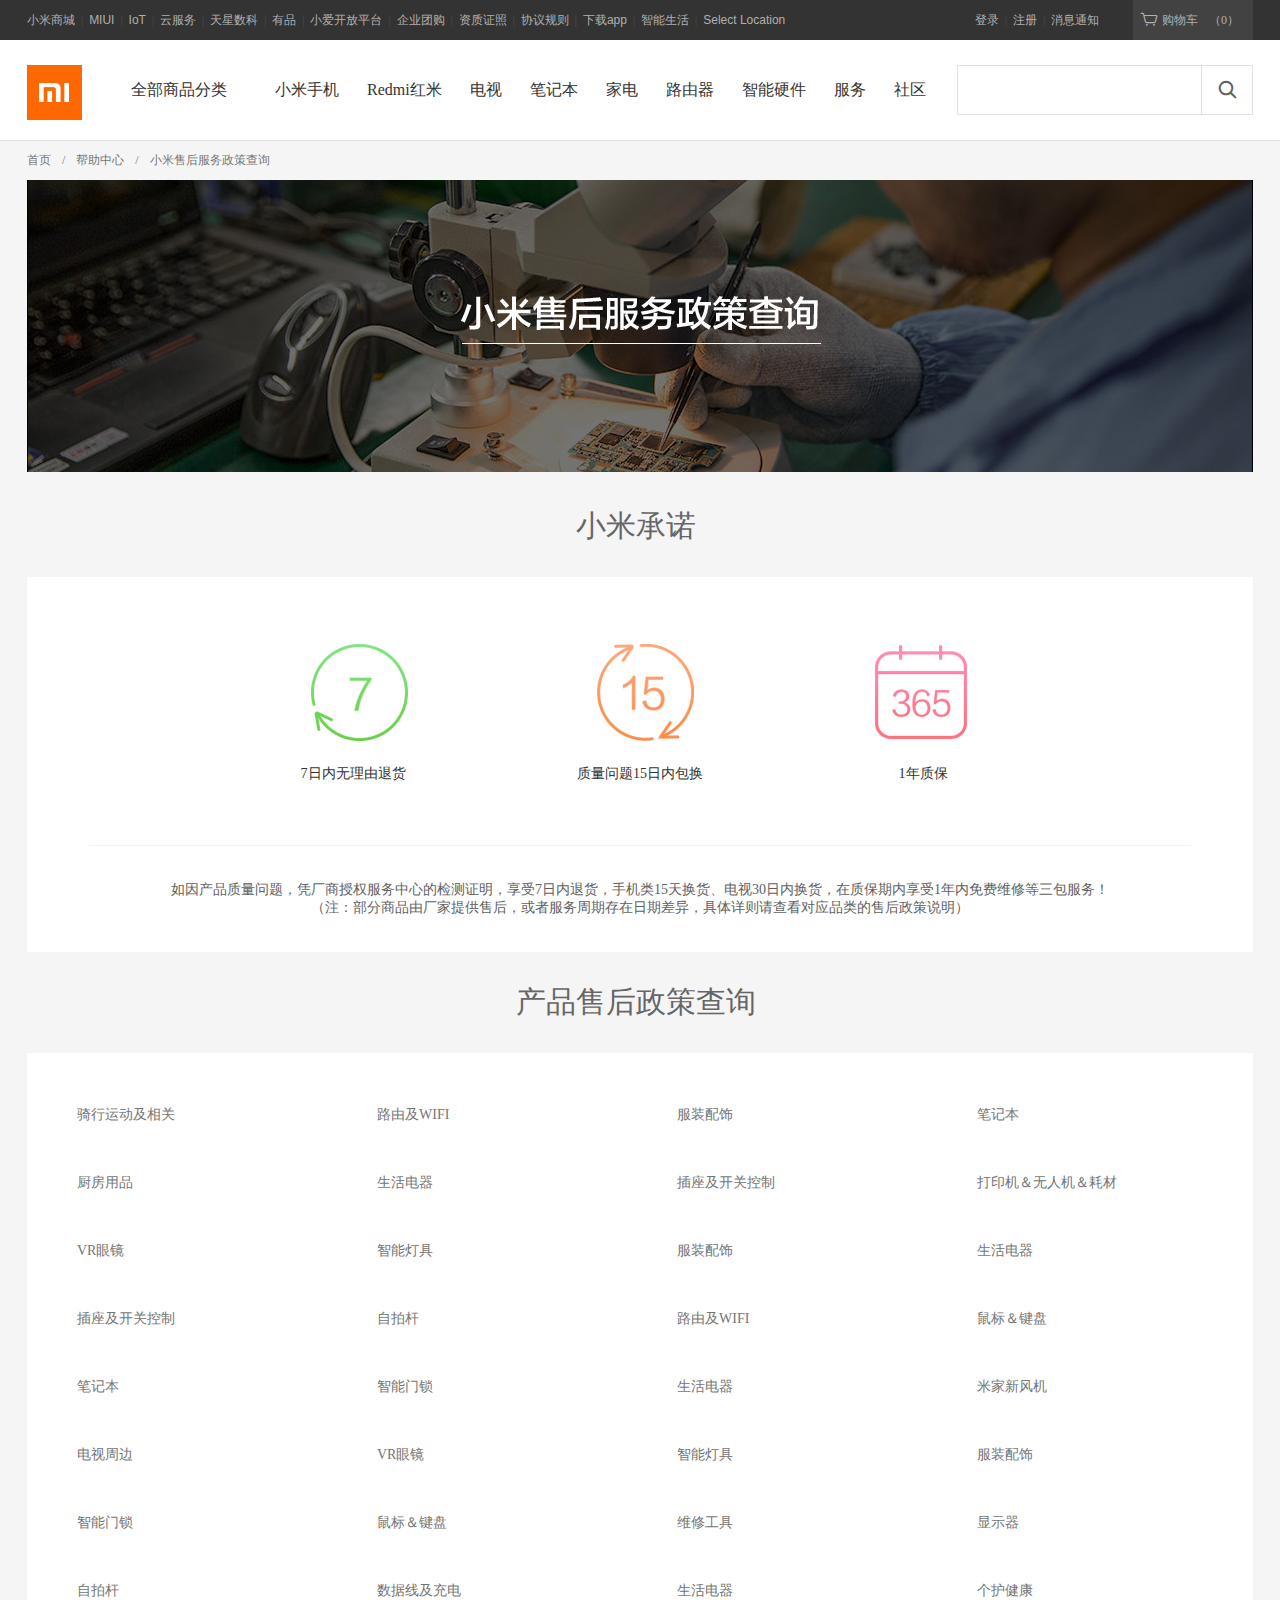
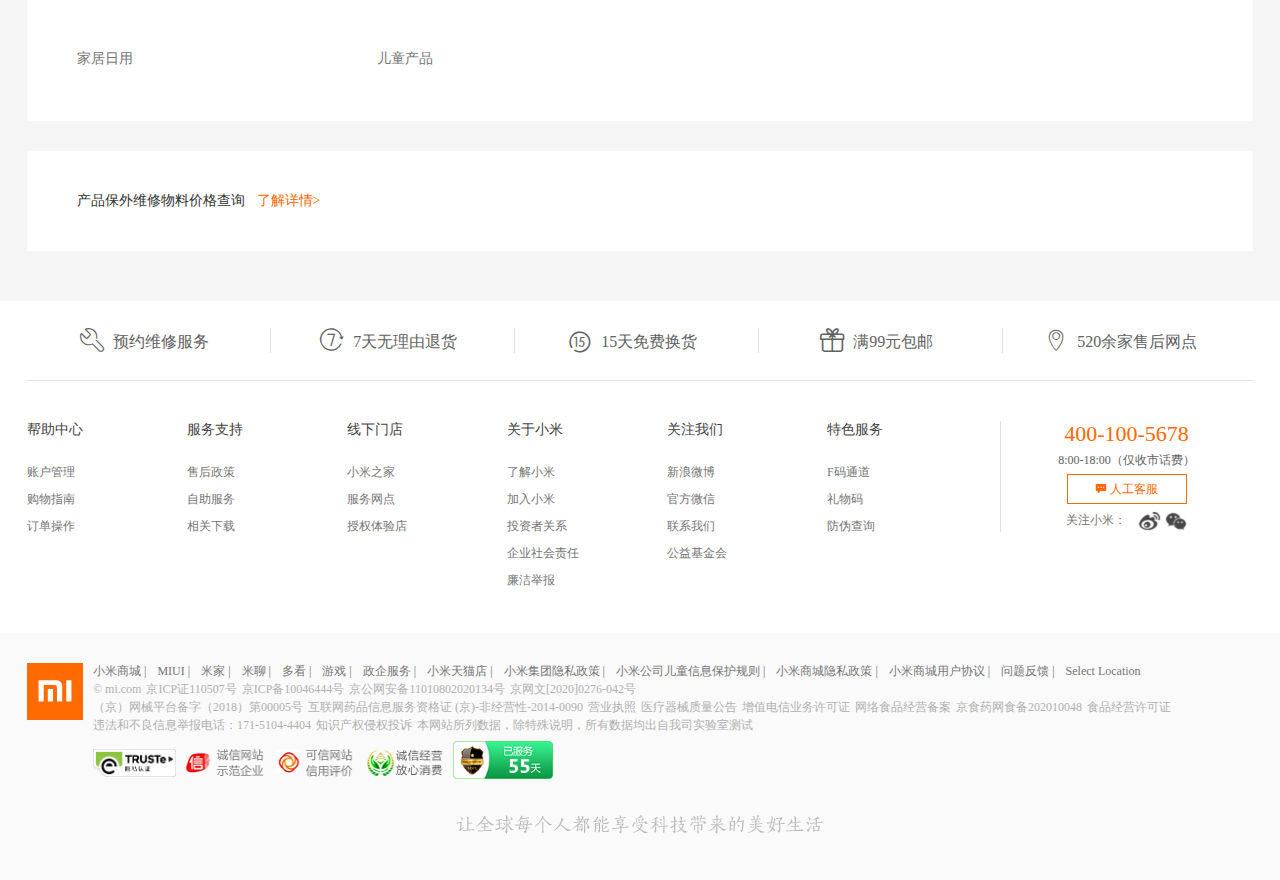
<file: afterMarket.html>
<!DOCTYPE html>
<html>
	<head>
		<meta charset="utf-8">
		<title>售后政策</title>
		<script src="js/public-f.js" type="text/javascript" charset="utf-8"></script>
		<script src="js/jquery-1.12.4.min.js" type="text/javascript" charset="utf-8"></script>
		<script src="js/public_data.js" type="text/javascript" charset="utf-8"></script>
		<script src="js/afterMarket.js" type="text/javascript" charset="utf-8"></script>
		<link rel="stylesheet" type="text/css" href="css/clean.css"/>
		<link rel="stylesheet" type="text/css" href="css/afterMarket.css"/>
	</head>
	<body>
		<!-- 头部三个 -->
		<div class="totalHead">
			<div class="nav-top">
				<div class="container">
					<!-- 导航栏 -->
					<div class="list">
						<a href="">小米商城</a>
						<span>|</span>
						<a href="">MIUI</a>
						<span>|</span>
						<a href="">IoT</a>
						<span>|</span>
						<a href="">云服务</a>
						<span>|</span>
						<a href="">天星数科</a>
						<span>|</span>
						<a href="">有品</a>
						<span>|</span>
						<a href="">小爱开放平台</a>
						<span>|</span>
						<a href="">企业团购</a>
						<span>|</span>
						<a href="">资质证照</a>
						<span>|</span>
						<a href="">协议规则</a>
						<span>|</span>
						<a href="" class="download">
							下载app
							<span href=" "><!-- a链接不能套a链接 -->
								<img src="img/download.png" width="90" height="90">
								<span>小米商城APP</span>
							</span>
						</a>
						<span>|</span>
						<a href="">智能生活</a>
						<span>|</span>
						<a href="">Select Location</a>
					</div>
					<!-- 购物车 -->
					<div class="buy">
						<a class="hov" href="">
							<i class="icon">&#xe652</i>
							<span class="cartText">购物车</span>
							<span class="cartNum">（0）</span>
						</a>
						<!-- 购物车隐藏区域 -->
						<div class="cartHide">
							<div></div><!-- 占位 -->
							<div class="cart_logo"></div>
							<div class="cart_text">购物车中还没有商品，赶紧选购吧！</div>
						</div>
					</div>
					<!-- 登录注册 -->
					<div class="sheet">
						<a href="" class="login">登录</a>
						<span>|</span>
						<a href="" class="register">注册</a>
						<span>|</span>
						<a href="">消息通知</a>
					</div>
				</div>
			</div>
			<div class="nav-mid">
				<div class="container">
					<!-- logo -->
					<div class="logo">
						<a href=""></a>
					</div>
					<!-- 动图 导航栏 -->
					<div class="nav">
						<ul>
							<li class="perch">
								<a href="" class="total-list-title">
									<span>全部商品分类</span>
								</a>
								<div class="perch-item"></div>
							</li>
							<li>
								<a href="">
									<span>小米手机</span>
								</a>
								<!-- 导航栏 下拉列表 -->
								<div class="itemChildren">
									<div class="container">
										<ul class="children_list phone"></ul>
									</div>
								</div>
							</li>
							<li>
								<a href="">
									<span>Redmi红米</span>
								</a>
								<div class="itemChildren">
									<div class="container">
										<ul class="children_list red"></ul>
									</div>
								</div>
							</li>
							<li>
								<a href="">
									<span>电视</span>
								</a>
								<div class="itemChildren">
									<div class="container">
										<ul class="children_list tel"></ul>
									</div>
								</div>
							</li>
							<li>
								<a href="">
									<span>笔记本</span>
								</a>
								<div class="itemChildren">
									<div class="container">
										<ul class="children_list note"></ul>
									</div>
								</div>
							</li>
							<li>
								<a href="">
									<span>家电</span>
								</a>
								<div class="itemChildren">
									<div class="container">
										<ul class="children_list elec"></ul>
									</div>
								</div>
							</li>
							<li>
								<a href="">
									<span>路由器</span>
								</a>
								<div class="itemChildren">
									<div class="container">
										<ul class="children_list web"></ul>
									</div>
								</div>
							</li>
							<li>
								<a href="">
									<span>智能硬件</span>
								</a>
								<div class="itemChildren">
									<div class="container">
										<ul class="children_list smart"></ul>
									</div>
								</div>
							</li>
							<li>
								<a href="">
									<span>服务</span>
								</a>
							</li>
							<li>
								<a href="">
									<span>社区</span>
								</a>
							</li>
						</ul>
					</div>
					<!-- 搜索框 -->
					<div class="select">
						<input type="submit" class="icon" value="&#xe619" />
						<input type="text" class="text" placeholder="" />
						<ul class="list"></ul>
					</div>
				</div>
			</div>
		</div>
		
		<!--返回 -->
		<div class="goBack">
			<div class="container">
				<a href="">首页</a>
				<span>/</span>
				<span>帮助中心</span>
				<span>/</span>
				<span>小米售后服务政策查询</span>
			</div>
		</div>
		
		
		<!-- 主体 -->
		<div class="page">
			<div class="container page-main">
				
				<!-- 横图 -->
				<div class="ban-box">
					<img src="./img/after/exchange.jpg" >
				</div>
				
				<!-- 主体内容 -->
				<div class="main-box">
					<!-- 小米承诺 -->
					<div class="promise-box">
						<div class="tit">
							<span>小米承诺</span>
						</div>
						<div class="promise-con">
							<div class="con-box">
								<ul>
									<li>
										<span class="icon icon01">
											<img src="./img/after/exchangeicon.png" >
										</span>
										<span class="webfont">7日内无理由退货</span>
									</li>
									<li>
										<span class="icon icon02">
											<img src="./img/after/exchangeicon.png" >
										</span>
										<span class="webfont">质量问题15日内包换</span>
									</li>
									<li>
										<span class="icon icon03">
											<img src="./img/after/exchangeicon.png" >
										</span>
										<span class="webfont">1年质保</span>
									</li>
								</ul>
								<p>
									如因产品质量问题，凭厂商授权服务中心的检测证明，享受7日内退货，手机类15天换货、电视30日内换货，在质保期内享受1年内免费维修等三包服务！</br>
									（注：部分商品由厂家提供售后，或者服务周期存在日期差异，具体详则请查看对应品类的售后政策说明）
								</p>
							</div>
						</div>
					</div>
					<!-- 售后政策查询 -->
					<div class="search-box">
						<div class="tit">
							<span>产品售后政策查询</span>
						</div>
						<div class="search-con">
							<div class="con-box">
								<ul>
									<!-- 数据遍历 -->
								</ul>
							</div>
						</div>
					</div>
					<!-- 保外修价格查询 -->
					<div class="fixed-box">
						<div class="fixed-con">
							<span>产品保外维修物料价格查询</span>
							<a href="">了解详情></a>
						</div>
					</div>
					<!-- 分割 -->
					<div class="split-line"></div>
				</div>
			</div>
		</div>
		
		
		
		
		<!-- 底部 -->
		<div class="footer">
			<div class="container">
				<!-- icon区域 -->
				<div class="top">
					<ul>
						<li>
							<a href="">
								<i class="icon">&#xe629</i>
								<span>预约维修服务</span>
							</a>
						</li>
						<li>
							<a href="">
								<i class="icon">&#xe60e</i>
								<span>7天无理由退货</span>
							</a>
						</li>
						<li>
							<a href="">
								<i class="icon">&#xe606</i>
								<span>15天免费换货</span>
							</a>
						</li>
						<li>
							<a href="">
								<i class="icon">&#xe624</i>
								<span>满99元包邮</span>
							</a>
						</li>
						<li>
							<a href="">
								<i class="icon">&#xe653</i>
								<span>520余家售后网点</span>
							</a>
						</li>
					</ul>
				</div>
				<!-- 信息列表 -->
				<div class="bot">
					<div class="help">
						<ul>
							<div>帮助中心</div>
							<li><a href="">账户管理</a></li>
							<li><a href="">购物指南</a></li>
							<li><a href="">订单操作</a></li>
						</ul>
						<ul>
							<div>服务支持</div>
							<li><a href="">售后政策</a></li>
							<li><a href="">自助服务</a></li>
							<li><a href="">相关下载</a></li>
						</ul>
						<ul>
							<div>线下门店</div>
							<li><a href="">小米之家</a></li>
							<li><a href="">服务网点</a></li>
							<li><a href="">授权体验店</a></li>
						</ul>
						<ul>
							<div>关于小米</div>
							<li><a href="">了解小米</a></li>
							<li><a href="">加入小米</a></li>
							<li><a href="">投资者关系</a></li>
							<li><a href="">企业社会责任</a></li>
							<li><a href="">廉洁举报</a></li>
						</ul>
						<ul>
							<div>关注我们</div>
							<li><a href="">新浪微博</a></li>
							<li><a href="">官方微信</a></li>
							<li><a href="">联系我们</a></li>
							<li><a href="">公益基金会</a></li>
						</ul>
						<ul>
							<div>特色服务</div>
							<li><a href="">F码通道</a></li>
							<li><a href="">礼物码</a></li>
							<li><a href="">防伪查询</a></li>
						</ul>
					</div>
					<!-- 热线 -->
					<div class="hotLine">
						<ul>
							<li>400-100-5678</li>
							<li>8:00-18:00（仅收市话费）</li>
							<li>
								<input type="button" value="&#xe61b 人工客服" class="icon"/>
							</li>
							<li class="logo">
								<span>关注小米：</span>
								<a class="wb" href=""></a>
								<a class="wx" href=""></a>
								<img src="img/wx-img.png" >
							</li>
						</ul>
					</div>
				</div>
			</div>
		</div>
		<!-- 版权信息 -->
		<div class="copy">
			<div class="container">
				<div class="logo">
					<img src="img/lo.PNG" >
				</div>
				<div class="copyRight">
					<!-- 脚部导航 -->
					<div class="nav">
						<a href="">小米商城</a>
						<span>|</span>
						<a href="">MIUI</a>
						<span>|</span>
						<a href="">米家</a>
						<span>|</span>
						<a href="">米聊</a>
						<span>|</span>
						<a href="">多看</a>
						<span>|</span>
						<a href="">游戏</a>
						<span>|</span>
						<a href="">政企服务</a>
						<span>|</span>
						<a href="">小米天猫店</a>
						<span>|</span>
						<a href="">小米集团隐私政策</a>
						<span>|</span>
						<a href="">小米公司儿童信息保护规则</a>
						<span>|</span>
						<a href="">小米商城隐私政策</a>
						<span>|</span>
						<a href="">小米商城用户协议</a>
						<span>|</span>
						<a href="">问题反馈</a>
						<span>|</span>
						<a href="">Select Location</a>
					</div>
					<!-- 版权信息 -->
					<div class="cpr">
						<ul>
							<li><a href="">© mi.com</a></li>
							<li>京ICP证110507号</li>
							<li><a href="">京ICP备10046444号</a></li>
							<li><a href="">京公网安备11010802020134号</a></li>
							<li><a href="">京网文[2020]0276-042号</a></li>
						</ul>
						<ul>
							<li><a href="">（京）网械平台备字（2018）第00005号</a></li>
							<li><a href="">互联网药品信息服务资格证 (京)-非经营性-2014-0090</a></li>
							<li><a href="">营业执照</a></li>
							<li><a href="">医疗器械质量公告</a></li>
						</ul>
						<ul>
							<li><a href="">增值电信业务许可证</a></li>
							<li>网络食品经营备案</li>
							<li>京食药网食备202010048</li>
							<li><a href="">食品经营许可证</a></li>
						</ul>
						<ul>
							<li>违法和不良信息举报电话：171-5104-4404</li>
							<li><a href="">知识产权侵权投诉</a></li>
							<li>本网站所列数据，除特殊说明，所有数据均出自我司实验室测试</li>
						</ul>
					</div>
				</div>
				<div class="pic">
					<div>
						<img src="img/truste.png" width="83px" height="28px">
					</div>
					<div>
						<img src="img/v-logo-2.png" width="83px" height="28px">
					</div>
					<div>
						<img src="img/v-logo-1.png" width="83px" height="28px">
					</div>
					<div>
						<img src="./img/ba10428a4f9495ac310fd0b5e0cf8370.png" width="83px" height="28px">
					</div>
					<div class="footer_log">
						<img src="./img/ad.png" >
					</div>
				</div>
				<div class="footer_logo">
					
				</div>
			</div>
		</div>
		
		<!-- 固定侧边栏 -->
		<div class="sidebar">
			<a href="" class="items phone">
				<div class="icon icon-image">
					<img src="img/fix1.png" class="common" width="20" height="20px">
					<img src="img/fix2.png" class="hov" width="20" height="20px">
				</div>
				<div class="text_content">
					<img src="img/saomc.png" >
					<span>扫码领取新</span>
					<span>人百元礼包</span>
				</div>
			</a>
			<a href="" class="items person-cen">
				<div class="icon">
					<img src="img/fix3.png" class="common" width="20" height="20px">
					<img src="img/fix4.png" class="hov" width="20" height="20px">
				</div>
				<span class="text">个人中心</span>
			</a>
			<a href="" class="items">
				<div class="icon">
					<img src="img/fix5.png" class="common" width="20" height="20px">
					<img src="img/fix6.png" class="hov" width="20" height="20px">
				</div>
				<span class="text">售后服务</span>
			</a>
			<a href="" class="items">
				<div class="icon">
					<img src="img/fix7.png" class="common" width="20" height="20px">
					<img src="img/fix8.png" class="hov" width="20" height="20px">
				</div>
				<span class="text">人工客服</span>
			</a>
			<a href="" class="items buy-car">
				<div class="icon">
					<img src="img/fix9.png" class="common" width="20" height="20px">
					<img src="img/fix10.png" class="hov" width="20" height="20px">
				</div>
				<span class="text">
					购物车<span>(0)</span>
				</span>
			</a>
			<a href="" class="items last">
				<div class="icon">
					<img src="img/totop.png" class="common" width="20" height="20px">
					<img src="img/totop_hover.png" class="hov" width="20" height="20px">
				</div>
				<span class="text">回顶部</span>
			</a>
		</div>
	</body>
</html>
</file>
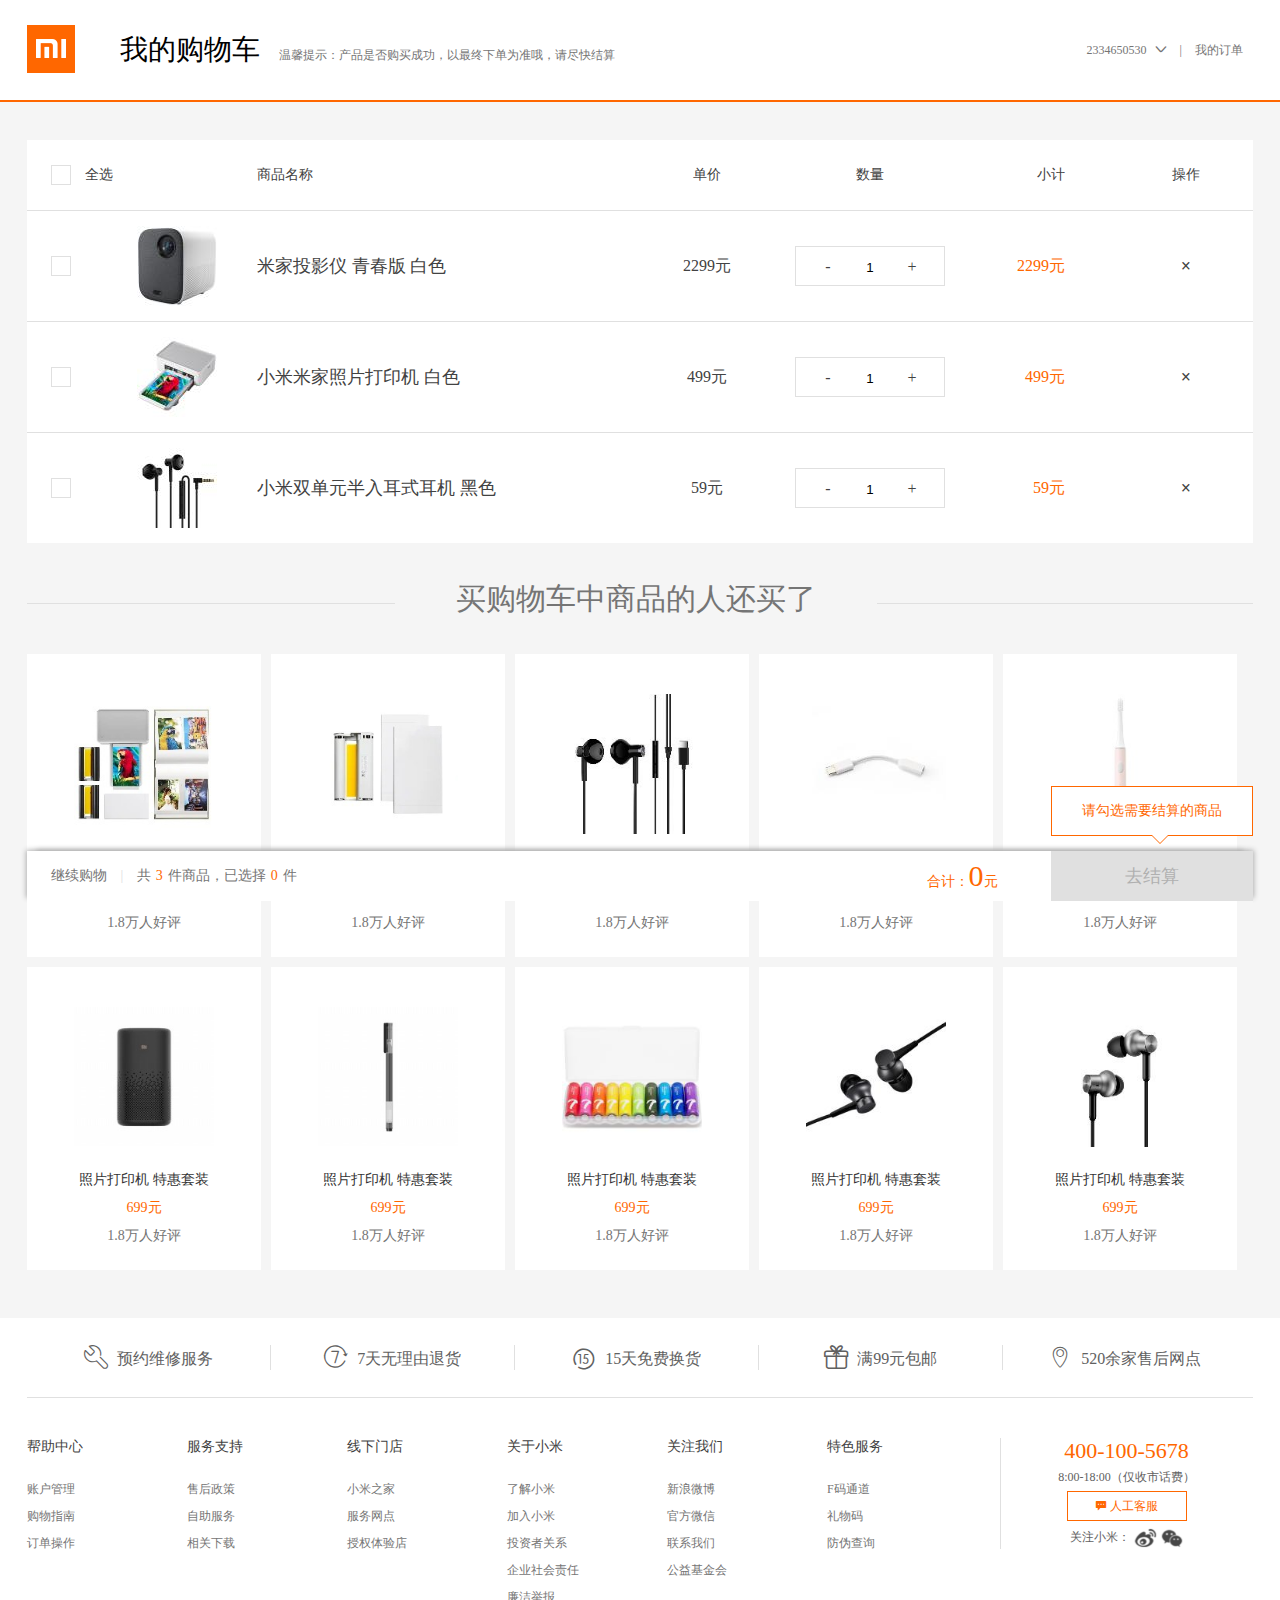
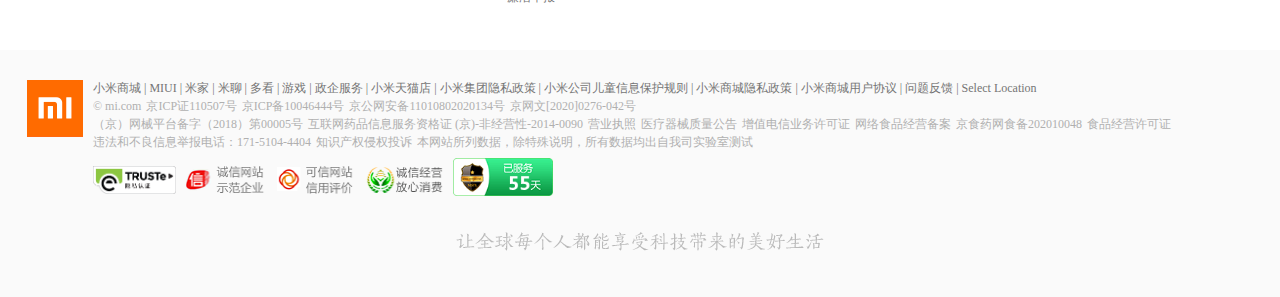
<file: buyCar.html>
<!DOCTYPE html>
<html>
	<head>
		<meta charset="utf-8">
		<title>购物车</title>
		<script src="js/public-f.js" type="text/javascript" charset="utf-8"></script>
		<script src="js/jquery-1.12.4.min.js" type="text/javascript" charset="utf-8"></script>
		<script src="js/public_data.js" type="text/javascript" charset="utf-8"></script>
		<script src="js/buyCar.js" type="text/javascript" charset="utf-8"></script>
		<link rel="stylesheet" type="text/css" href="css/clean.css"/>
		<link rel="stylesheet" type="text/css" href="./css/buyCar.css"/>
	</head>	
	<body>
		<!-- 头部三个 -->
		<div class="totalHead" id="totalHead">
			<div class="container">
				<div class="logo">
					<a href=""></a>
				</div>
				<div class="left">
					<span>我的购物车</span>
					<span>温馨提示：产品是否购买成功，以最终下单为准哦，请尽快结算</span>
				</div>
				<div class="right">
					<div class="person-list">
						<a href="">
							<span class="username">2334650530</span>
							<i class="icon">&#xe858</i>
						</a>
						<!-- 隐藏列表 -->
						<div class="slide-box">
							<ul>
								<li><a href="" class="person-cen">个人中心</a></li>
								<li><a href="">评价晒单</a></li>
								<li><a href="">我的喜欢</a></li>
								<li><a href="">小米账号</a></li>
								<li><a href="">退出登录</a></li>
							</ul>
						</div>
					</div>
					<span>|</span>
					<a href="" class="my_order">我的订单</a>
				</div>
			</div>
		</div>
		<!-- 主体 -->
		<div class="page">
			<div class="page-main">
				<div class="cart-box">
					<!-- 购物车内容 -->
					<div class="cart-con">
						<!-- 购物车标题 -->
						<div class="cart-head">
							<div class="check check-all">
								<i class="icon">√</i>
								<span>全选</span>
							</div>
							<div class="space"></div>
							<div class="shop-name">商品名称</div>
							<div class="unit-price">单价</div>
							<div class="num">数量</div>
							<div class="subtotal">小计</div>
							<div class="del">操作</div>
						</div>
						<!-- 购物车列表 -->
						<div class="list-box">
							<!-- 数据插入 -->
						</div>
					</div>
					<!-- 购物车总价 -->
					<div class="cart-total">
						<div class="total-box">
							<!-- 左边 -->
							<div class="left">
								<a href="">继续购物</a>
								<span>|</span>
								<p>共<span class="tot">3</span>件商品，已选择<span class="sel">0</span>件</p>
							</div>
							<!-- 右边 -->
							<div class="right">
								<p>合计：<span class="tot_pri">0</span>元</p>
								<a href="" class="go_payment">去结算</a>
							</div>
							<!-- 没有选择提示 -->
							<div class="no-sel-tip">
								<span>请勾选需要结算的商品</span>
								<i class="big"></i>
								<i class="small"></i>
							</div>
						</div>
					</div>
				</div>
				
				<!-- 购物车下边商品 -->
				<div class="cart-recomment">
					<div class="recomment-box">
						<!-- 标题 -->
						<div class="title">
							<span>买购物车中商品的人还买了</span>
						</div>
						<!-- 列表 -->
						<ul class="recomment-list">
							<!-- 数据插入 -->
							<!-- <li>
								<a href="">
									<img src="./img/cart/g1.jpg" alt="">
									<p class="tit">照片打印机 特惠套装</p>
									<p class="pri">699元</p>
									<p class="tips">1.8万人好评</p>
								</a>
								<div class="recom-action">
									<span>加入购物车</span>
								</div>
								<div class="recom-notice">
									<span>成功加入购物车</span>
								</div>
							</li> -->
						</ul>
					</div>
				</div>
				
			</div>
		</div>
		
		
		
		
		<!-- 底部 -->
		<div class="footer">
			<div class="container">
				<!-- icon区域 -->
				<div class="top">
					<ul>
						<li>
							<a href="">
								<i class="icon">&#xe629</i>
								<span>预约维修服务</span>
							</a>
						</li>
						<li>
							<a href="">
								<i class="icon">&#xe60e</i>
								<span>7天无理由退货</span>
							</a>
						</li>
						<li>
							<a href="">
								<i class="icon">&#xe606</i>
								<span>15天免费换货</span>
							</a>
						</li>
						<li>
							<a href="">
								<i class="icon">&#xe624</i>
								<span>满99元包邮</span>
							</a>
						</li>
						<li>
							<a href="">
								<i class="icon">&#xe653</i>
								<span>520余家售后网点</span>
							</a>
						</li>
					</ul>
				</div>
				<!-- 信息列表 -->
				<div class="bot">
					<div class="help">
						<ul>
							<div>帮助中心</div>
							<li><a href="">账户管理</a></li>
							<li><a href="">购物指南</a></li>
							<li><a href="">订单操作</a></li>
						</ul>
						<ul>
							<div>服务支持</div>
							<li><a href="">售后政策</a></li>
							<li><a href="">自助服务</a></li>
							<li><a href="">相关下载</a></li>
						</ul>
						<ul>
							<div>线下门店</div>
							<li><a href="">小米之家</a></li>
							<li><a href="">服务网点</a></li>
							<li><a href="">授权体验店</a></li>
						</ul>
						<ul>
							<div>关于小米</div>
							<li><a href="">了解小米</a></li>
							<li><a href="">加入小米</a></li>
							<li><a href="">投资者关系</a></li>
							<li><a href="">企业社会责任</a></li>
							<li><a href="">廉洁举报</a></li>
						</ul>
						<ul>
							<div>关注我们</div>
							<li><a href="">新浪微博</a></li>
							<li><a href="">官方微信</a></li>
							<li><a href="">联系我们</a></li>
							<li><a href="">公益基金会</a></li>
						</ul>
						<ul>
							<div>特色服务</div>
							<li><a href="">F码通道</a></li>
							<li><a href="">礼物码</a></li>
							<li><a href="">防伪查询</a></li>
						</ul>
					</div>
					<!-- 热线 -->
					<div class="hotLine">
						<ul>
							<li>400-100-5678</li>
							<li>8:00-18:00（仅收市话费）</li>
							<li>
								<input type="button" value="&#xe61b 人工客服" class="icon"/>
							</li>
							<li class="logo">
								<span>关注小米：</span>
								<a class="wb" href=""></a>
								<a class="wx" href=""></a>
								<img src="img/wx-img.png" >
							</li>
						</ul>
					</div>
				</div>
			</div>
		</div>
		<!-- 版权信息 -->
		<div class="copy">
			<div class="container">
				<div class="logo">
					<img src="img/lo.PNG" >
				</div>
				<div class="copyRight">
					<!-- 脚部导航 -->
					<div class="nav">
						<a href="">小米商城</a>
						<span>|</span>
						<a href="">MIUI</a>
						<span>|</span>
						<a href="">米家</a>
						<span>|</span>
						<a href="">米聊</a>
						<span>|</span>
						<a href="">多看</a>
						<span>|</span>
						<a href="">游戏</a>
						<span>|</span>
						<a href="">政企服务</a>
						<span>|</span>
						<a href="">小米天猫店</a>
						<span>|</span>
						<a href="">小米集团隐私政策</a>
						<span>|</span>
						<a href="">小米公司儿童信息保护规则</a>
						<span>|</span>
						<a href="">小米商城隐私政策</a>
						<span>|</span>
						<a href="">小米商城用户协议</a>
						<span>|</span>
						<a href="">问题反馈</a>
						<span>|</span>
						<a href="">Select Location</a>
					</div>
					<!-- 版权信息 -->
					<div class="cpr">
						<ul>
							<li><a href="">© mi.com</a></li>
							<li>京ICP证110507号</li>
							<li><a href="">京ICP备10046444号</a></li>
							<li><a href="">京公网安备11010802020134号</a></li>
							<li><a href="">京网文[2020]0276-042号</a></li>
						</ul>
						<ul>
							<li><a href="">（京）网械平台备字（2018）第00005号</a></li>
							<li><a href="">互联网药品信息服务资格证 (京)-非经营性-2014-0090</a></li>
							<li><a href="">营业执照</a></li>
							<li><a href="">医疗器械质量公告</a></li>
						</ul>
						<ul>
							<li><a href="">增值电信业务许可证</a></li>
							<li>网络食品经营备案</li>
							<li>京食药网食备202010048</li>
							<li><a href="">食品经营许可证</a></li>
						</ul>
						<ul>
							<li>违法和不良信息举报电话：171-5104-4404</li>
							<li><a href="">知识产权侵权投诉</a></li>
							<li>本网站所列数据，除特殊说明，所有数据均出自我司实验室测试</li>
						</ul>
					</div>
				</div>
				<div class="pic">
					<div>
						<img src="img/truste.png" width="83px" height="28px">
					</div>
					<div>
						<img src="img/v-logo-2.png" width="83px" height="28px">
					</div>
					<div>
						<img src="img/v-logo-1.png" width="83px" height="28px">
					</div>
					<div>
						<img src="./img/ba10428a4f9495ac310fd0b5e0cf8370.png" width="83px" height="28px">
					</div>
					<div class="footer_log">
						<img src="./img/ad.png" >
					</div>
				</div>
				<div class="footer_logo">
					
				</div>
			</div>
		</div>
	</body>
</html>
</file>
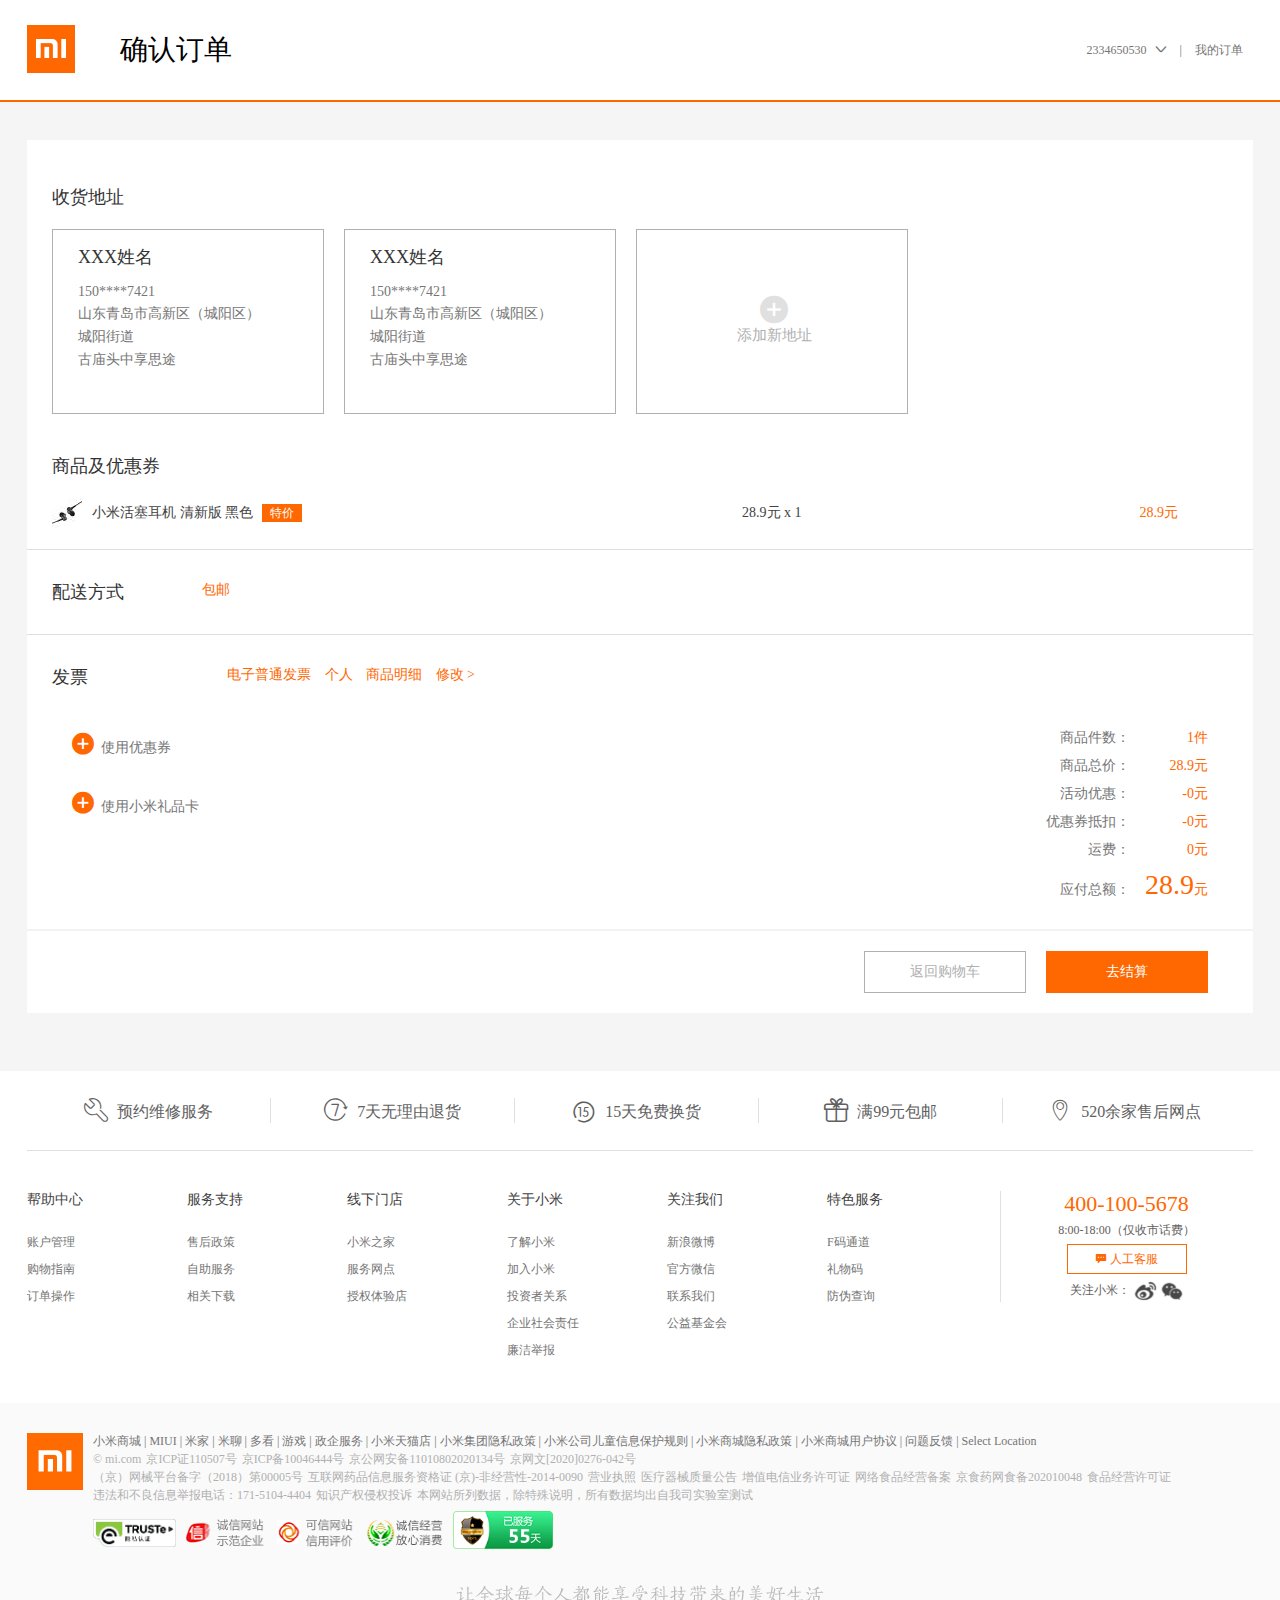
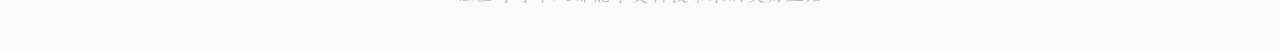
<file: confirm-order.html>
<!DOCTYPE html>
<html>
	<head>
		<meta charset="utf-8">
		<title>确认订单</title>
		<script src="js/public-f.js" type="text/javascript" charset="utf-8"></script>
		<script src="js/jquery-1.12.4.min.js" type="text/javascript" charset="utf-8"></script>
		<script src="js/public_data.js" type="text/javascript" charset="utf-8"></script>
		<script src="js/confirm-order.js" type="text/javascript" charset="utf-8"></script>
		<link rel="stylesheet" type="text/css" href="css/clean.css"/>
		<link rel="stylesheet" type="text/css" href="./css/confirm-order.css"/>
	</head>
	<body>
		<!-- 头部三个 -->
		<div class="totalHead">
			<div class="container">
				<div class="logo">
					<a href=""></a>
				</div>
				<div class="left">
					<span>确认订单</span>
				</div>
				<div class="right">
					<div class="person-list">
						<a href="#">
							<span class="username">2334650530</span>
							<i class="icon">&#xe858</i>
						</a>
						<!-- 隐藏列表 -->
						<div class="slide-box">
							<ul>
								<li><a href="" class="person-cen">个人中心</a></li>
								<li><a href="">评价晒单</a></li>
								<li><a href="">我的喜欢</a></li>
								<li><a href="">小米账号</a></li>
								<li><a href="">退出登录</a></li>
							</ul>
						</div>
					</div>
					<span>|</span>
					<a href="#" class="my_order">我的订单</a>
				</div>
			</div>
		</div>
		
		<!-- 主体 -->
		<div class="page">
			<div class="page-main">
				<div class="page-box">
					<!-- 收货地址 -->
					<div class="address-box">
						<div class="addr-title">
							<span>收货地址</span>
						</div>
						<div class="addr-con">
							<ul>
								<li class="myAddr">
									<h2 class="name">XXX姓名</h2>
									<span class="tel">150****7421</span>
									<span class="addrs">山东青岛市高新区（城阳区）</span>
									<span class="delivery">城阳街道</span>
									<span class="deta">古庙头中享思途</span>
									<div class="btn-edit"><a href="">修改</a></div>
								</li>
								<li class="myAddr">
									<h2 class="name">XXX姓名</h2>
									<span class="tel">150****7421</span>
									<span>山东青岛市高新区（城阳区）</span>
									<span>城阳街道</span>
									<span>古庙头中享思途</span>
									<div class="btn-edit"><a href="">修改</a></div>
								</li>
								<li class="add-adrs">
									<div class="adrs-box">
										<i class="icon">&#xe68f</i>
										<p>添加新地址</p>
									</div>
								</li>
							</ul>
						</div>
					</div>
					
					<!-- 商品以及优惠券 -->
					<div class="coupon-box">
						<div class="addr-title">
							<span>商品及优惠券</span>
						</div>
						<!-- 主体 -->
						<div class="coupon-con">
							<div class="coupon-img">
								<img src="img/Myorder1.jpg" >
							</div>
							<div class="tit">
								<a href="">
									<span>小米活塞耳机 清新版 黑色</span>
									<span class="tips">特价</span>
								</a>
							</div>
							<div class="num">28.9元 x 1</div>
							<div class="price">28.9元</div>
						</div>
					</div>
					
					<!-- 配送方式 -->
					<div class="delivery-box">
						<div class="addr-title">
							<span>配送方式</span>
						</div>
						<!-- 主体 -->
						<div class="addr-way">
							<span>包邮</span>
						</div>
					</div>
					
					<!-- 发票 -->
					<div class="ticket-box">
						<div class="addr-title">
							<span>发票</span>
						</div>
						<!-- 主体 -->
						<div class="ticket-way">
							<span>电子普通发票</span>
							<span>个人</span>
							<span>商品明细</span>
							<span><a href="">修改 ></a></span>
						</div>
					</div>
					
					<!-- 各种信息 -->
					<div class="other-box">
						<ul class="other-left">
							<li class="sale-ticket">
								<i class="icon">&#xe68f</i>
								<span>使用优惠券</span>
							</li>
							
							<!-- 弹窗：使用优惠券 -->
							<div class="ticket-wind-box"></div>
							<div class="ticket-wind-con">
								<div class="title">
									<p class="act">选择优惠券</p>
									<span>|</span>
									<p>输入优惠券码</p>
								</div>
								<div class="con-box">
									<div class="con-sel con-one" id="act">
										<span>您暂时没有可用的优惠券</span>
									</div>
									<div class="con-sel con-two" >
										<div class="inpu-box">
											<span class="tipss">优惠券码不正确</span>
											<p class="tips">请输入优惠券码</p>
											<input type="text" placeholder="请输入优惠券码"/>
										</div>
										<div class="con-btn">
											<div class="btn now">
												<span>立即使用</span>
											</div>
											<div class="btn not">
												<span>不使用优惠券</span>
											</div>
										</div>
									</div>
								</div>
							</div>
							
							<li>
								<i class="icon">&#xe68f</i>
								<span>使用小米礼品卡</span>
							</li>
						</ul>
						<ul class="other-right">
							<li>
								<span>商品件数：</span>
								<span>1件</span>
							</li>
							<li>
								<span>商品总价：</span>
								<span>28.9元</span>
							</li>
							<li>
								<span>活动优惠：</span>
								<span>-0元</span>
							</li>
							<li>
								<span>优惠券抵扣：</span>
								<span>-0元</span>
							</li>
							<li>
								<span>运费：</span>
								<span>0元</span>
							</li>
							<li>
								<span>应付总额：</span>
								<span><b>28.9</b>元</span>
							</li>
						</ul>
					</div>
					
					<!-- 按钮 -->
					<div class="btn-box">
						<div class="btn-con">
							<div class="gopay">
								<span>去结算</span>
							</div>
							<div class="goback">
								<span>返回购物车</span>
							</div>
						</div>
					</div>
					
				</div>
			</div>
		</div>
		
		<!-- 点击去结算弹窗 -->
		<div class="gopay-window-box">
			<div class="gopay-window-con">
				<div class="gopay-window-close">
					<span>x</span>
				</div>
				<div class="gopay-window-tip">
					<span>请选择地址！</span>
				</div>
				<div class="gopay-window-btn">
					<div class="gopay-window-sure">
						<span>确定</span>
					</div>
				</div>
			</div>
		</div>
		
		
		
		
		<!-- 点击添加新地址弹窗 -->
		<div class="address-window-box">
			<div class="address-window-con">
				<div class="address-window-close">
					<p>添加收货地址</p>
					<span>x</span>
				</div>
				<div class="address-window-tip">
					<!-- 姓名电话 -->
					<div class="name-tel-box">
						<div class="name-box">
							<p>姓名</p>
							<input type="text" autocomplete="off"/>
							<b class="msg msg-error">请输入收货人姓名</b>
						</div>
						<div class="tel-box">
							<p>手机号</p>
							<input type="tel" autocomplete="off"/>
							<b class="msg msg-error">请输入正确的手机号码</b>
						</div>
					</div>
					<!-- 地址 -->
					<div class="addre-box">
						<!-- 输入框 -->
						<div class="addre-con">
							<span>选择省 / 市 / 区 / 街道</span>
							<i class="icon"> &#xe858 </i>
							<b class="msg msg-error">请选择收货地址</b>
						</div>
						<!-- 搜索、选择地址栏 -->
						<div class="search-addre-box">
							<div class="search-addre-con">
								<i class="icon close-btn">x</i>
								<div class="con">
									<!-- 搜索 -->
									<div class="search-con">
										<div class="search-bar">
											<i class="icon">&#xe619</i>
											<input type="text" placeholder="输入街道、乡镇、小区或商圈名称" />
										</div>
										<div class="search-example">例如：北京 华润五彩城</div>
									</div>
									<!-- 选择 -->
									<div class="select-box">
										<ul class="area-sele">
											<li class="province">选择省份/自治区</li>
											<li class="city">选择城市/地区</li>
											<li class="county">选择区县</li>
											<li class="delivery">选择配送区域</li>
										</ul>
										<div class="area">
											<ul class="area-item">
												<!-- 插入数据 -->
											</ul>
										</div>
									</div>
								</div>
								<div class="tab-control">
									<p class="sele">手动选择地址 ></p>
									<p class="search">搜索地址快速定位 ></p>
								</div>
							</div>
						</div>
						<!-- 选择 -->
						<div class="select-addre-box">
							
						</div>
					</div>
					<!-- 详细地址 -->
					<div class="detailed-address-box">
						<p>详细地址</p>
						<textarea rows="" cols="" class="detailed-address" placeholder="详细地址，路名或街道名称，门牌号" autocomplete="off">
						</textarea>
						<b class="msg msg-error">详细地址长度不对，最小为 5 个字，最大32个字</b>
					</div>
					<!-- 地址标签 -->
					<div class="address-labels-box">
						<p>地址标签</p>
						<input type="text" placeholder='如"家"、"公司"。限5个字内'>
					</div>
				</div>
				<div class="address-window-btn">
					<div class="address-window-sure">
						<span>确定</span>
					</div>
					<div class="address-window-cancel">
						<span>取消</span>
					</div>
				</div>
			</div>
		</div>
		
		
		
		<!-- 固定导航栏 -->
		<div class="fix-nav">
			<div class="fix-con">
				<ul>
					<li>姓名</li>
					<li>150****7421</li>
					<li>山东 青岛市 高新区（城阳区） 古庙头中享思途</li>
				</ul>
				<div class="take-btn">
					<span>选择该收货地址</span>
				</div>
			</div>
		</div>
		
		<!-- 底部 -->
		<div class="footer">
			<div class="container">
				<!-- icon区域 -->
				<div class="top">
					<ul>
						<li>
							<a href="">
								<i class="icon">&#xe629</i>
								<span>预约维修服务</span>
							</a>
						</li>
						<li>
							<a href="">
								<i class="icon">&#xe60e</i>
								<span>7天无理由退货</span>
							</a>
						</li>
						<li>
							<a href="">
								<i class="icon">&#xe606</i>
								<span>15天免费换货</span>
							</a>
						</li>
						<li>
							<a href="">
								<i class="icon">&#xe624</i>
								<span>满99元包邮</span>
							</a>
						</li>
						<li>
							<a href="">
								<i class="icon">&#xe653</i>
								<span>520余家售后网点</span>
							</a>
						</li>
					</ul>
				</div>
				<!-- 信息列表 -->
				<div class="bot">
					<div class="help">
						<ul>
							<div>帮助中心</div>
							<li><a href="">账户管理</a></li>
							<li><a href="">购物指南</a></li>
							<li><a href="">订单操作</a></li>
						</ul>
						<ul>
							<div>服务支持</div>
							<li><a href="">售后政策</a></li>
							<li><a href="">自助服务</a></li>
							<li><a href="">相关下载</a></li>
						</ul>
						<ul>
							<div>线下门店</div>
							<li><a href="">小米之家</a></li>
							<li><a href="">服务网点</a></li>
							<li><a href="">授权体验店</a></li>
						</ul>
						<ul>
							<div>关于小米</div>
							<li><a href="">了解小米</a></li>
							<li><a href="">加入小米</a></li>
							<li><a href="">投资者关系</a></li>
							<li><a href="">企业社会责任</a></li>
							<li><a href="">廉洁举报</a></li>
						</ul>
						<ul>
							<div>关注我们</div>
							<li><a href="">新浪微博</a></li>
							<li><a href="">官方微信</a></li>
							<li><a href="">联系我们</a></li>
							<li><a href="">公益基金会</a></li>
						</ul>
						<ul>
							<div>特色服务</div>
							<li><a href="">F码通道</a></li>
							<li><a href="">礼物码</a></li>
							<li><a href="">防伪查询</a></li>
						</ul>
					</div>
					<!-- 热线 -->
					<div class="hotLine">
						<ul>
							<li>400-100-5678</li>
							<li>8:00-18:00（仅收市话费）</li>
							<li>
								<input type="button" value="&#xe61b 人工客服" class="icon"/>
							</li>
							<li class="logo">
								<span>关注小米：</span>
								<a class="wb" href=""></a>
								<a class="wx" href=""></a>
								<img src="img/wx-img.png" >
							</li>
						</ul>
					</div>
				</div>
			</div>
		</div>
		<!-- 版权信息 -->
		<div class="copy">
			<div class="container">
				<div class="logo">
					<img src="img/lo.PNG" >
				</div>
				<div class="copyRight">
					<!-- 脚部导航 -->
					<div class="nav">
						<a href="">小米商城</a>
						<span>|</span>
						<a href="">MIUI</a>
						<span>|</span>
						<a href="">米家</a>
						<span>|</span>
						<a href="">米聊</a>
						<span>|</span>
						<a href="">多看</a>
						<span>|</span>
						<a href="">游戏</a>
						<span>|</span>
						<a href="">政企服务</a>
						<span>|</span>
						<a href="">小米天猫店</a>
						<span>|</span>
						<a href="">小米集团隐私政策</a>
						<span>|</span>
						<a href="">小米公司儿童信息保护规则</a>
						<span>|</span>
						<a href="">小米商城隐私政策</a>
						<span>|</span>
						<a href="">小米商城用户协议</a>
						<span>|</span>
						<a href="">问题反馈</a>
						<span>|</span>
						<a href="">Select Location</a>
					</div>
					<!-- 版权信息 -->
					<div class="cpr">
						<ul>
							<li><a href="">© mi.com</a></li>
							<li>京ICP证110507号</li>
							<li><a href="">京ICP备10046444号</a></li>
							<li><a href="">京公网安备11010802020134号</a></li>
							<li><a href="">京网文[2020]0276-042号</a></li>
						</ul>
						<ul>
							<li><a href="">（京）网械平台备字（2018）第00005号</a></li>
							<li><a href="">互联网药品信息服务资格证 (京)-非经营性-2014-0090</a></li>
							<li><a href="">营业执照</a></li>
							<li><a href="">医疗器械质量公告</a></li>
						</ul>
						<ul>
							<li><a href="">增值电信业务许可证</a></li>
							<li>网络食品经营备案</li>
							<li>京食药网食备202010048</li>
							<li><a href="">食品经营许可证</a></li>
						</ul>
						<ul>
							<li>违法和不良信息举报电话：171-5104-4404</li>
							<li><a href="">知识产权侵权投诉</a></li>
							<li>本网站所列数据，除特殊说明，所有数据均出自我司实验室测试</li>
						</ul>
					</div>
				</div>
				<div class="pic">
					<div>
						<img src="img/truste.png" width="83px" height="28px">
					</div>
					<div>
						<img src="img/v-logo-2.png" width="83px" height="28px">
					</div>
					<div>
						<img src="img/v-logo-1.png" width="83px" height="28px">
					</div>
					<div>
						<img src="./img/ba10428a4f9495ac310fd0b5e0cf8370.png" width="83px" height="28px">
					</div>
					<div class="footer_log">
						<img src="./img/ad.png" >
					</div>
				</div>
				<div class="footer_logo">
					
				</div>
			</div>
		</div>
		
	</body>
</html>
</file>
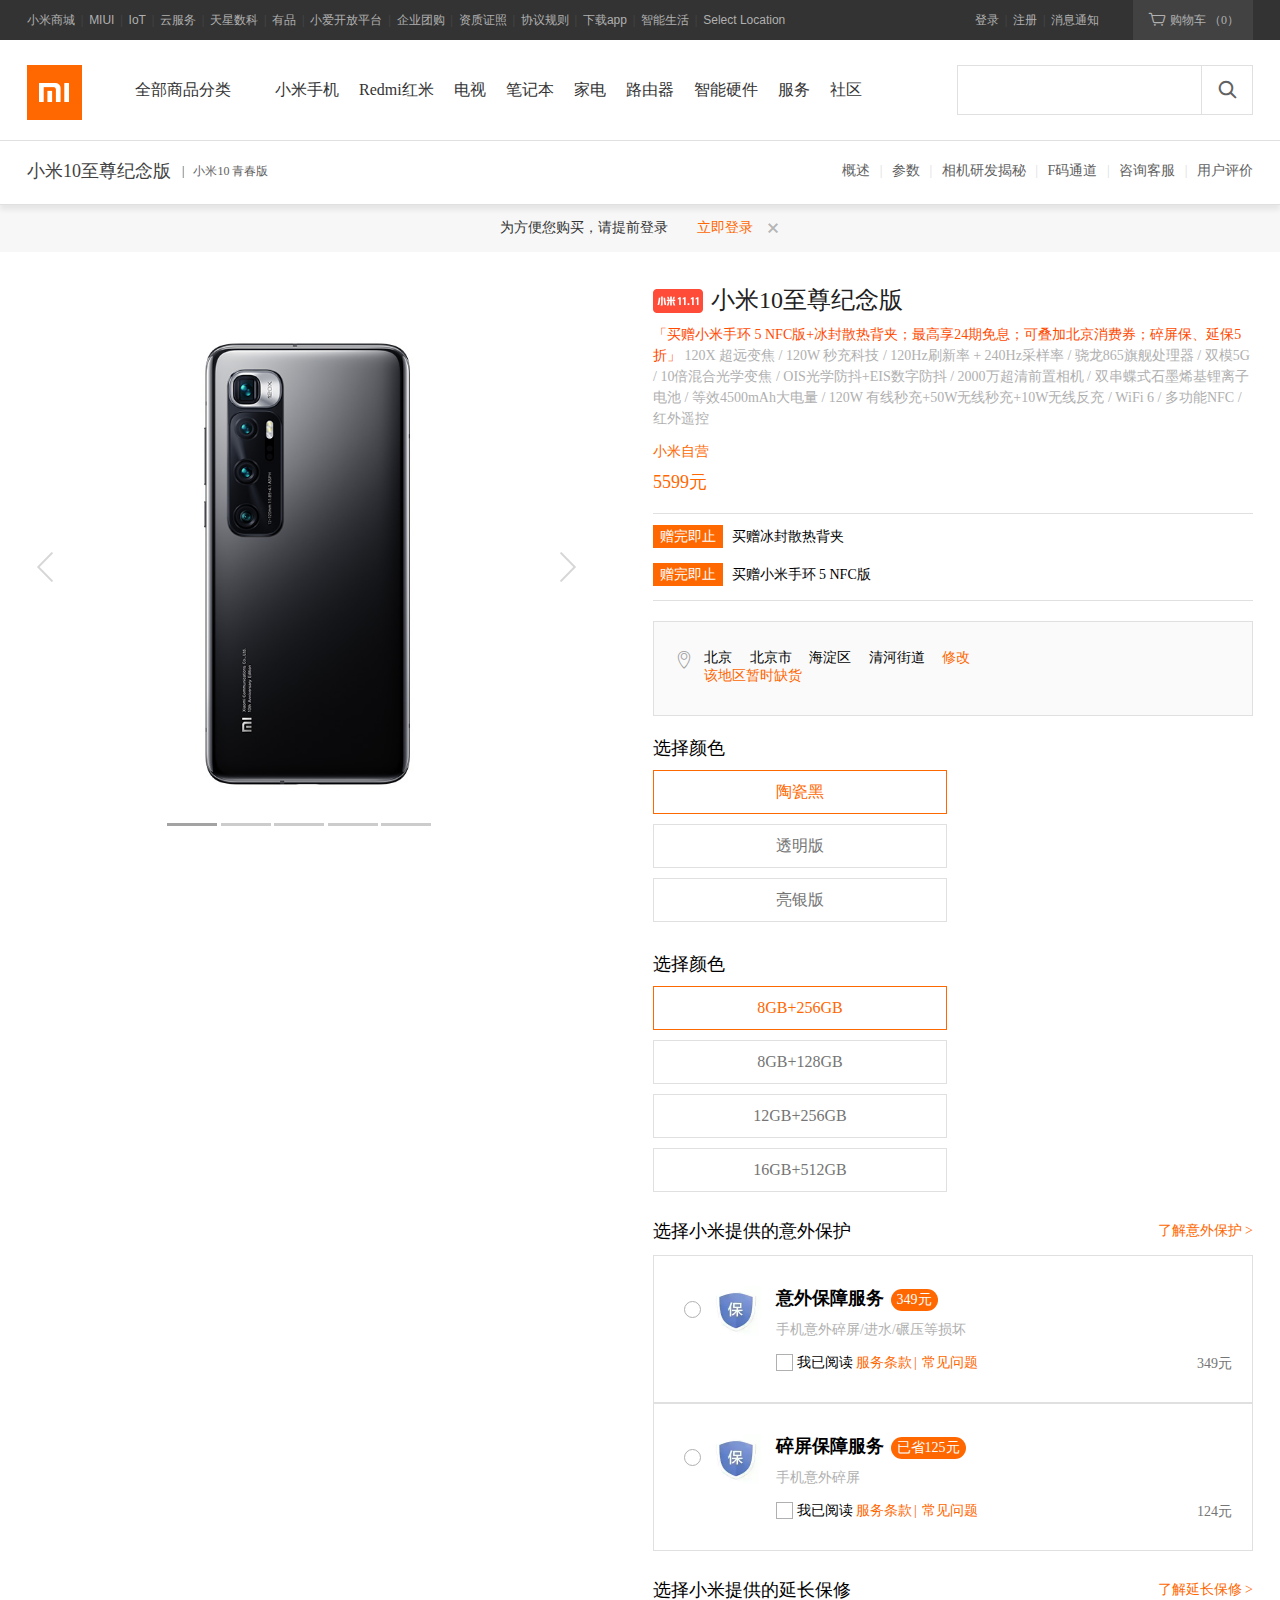
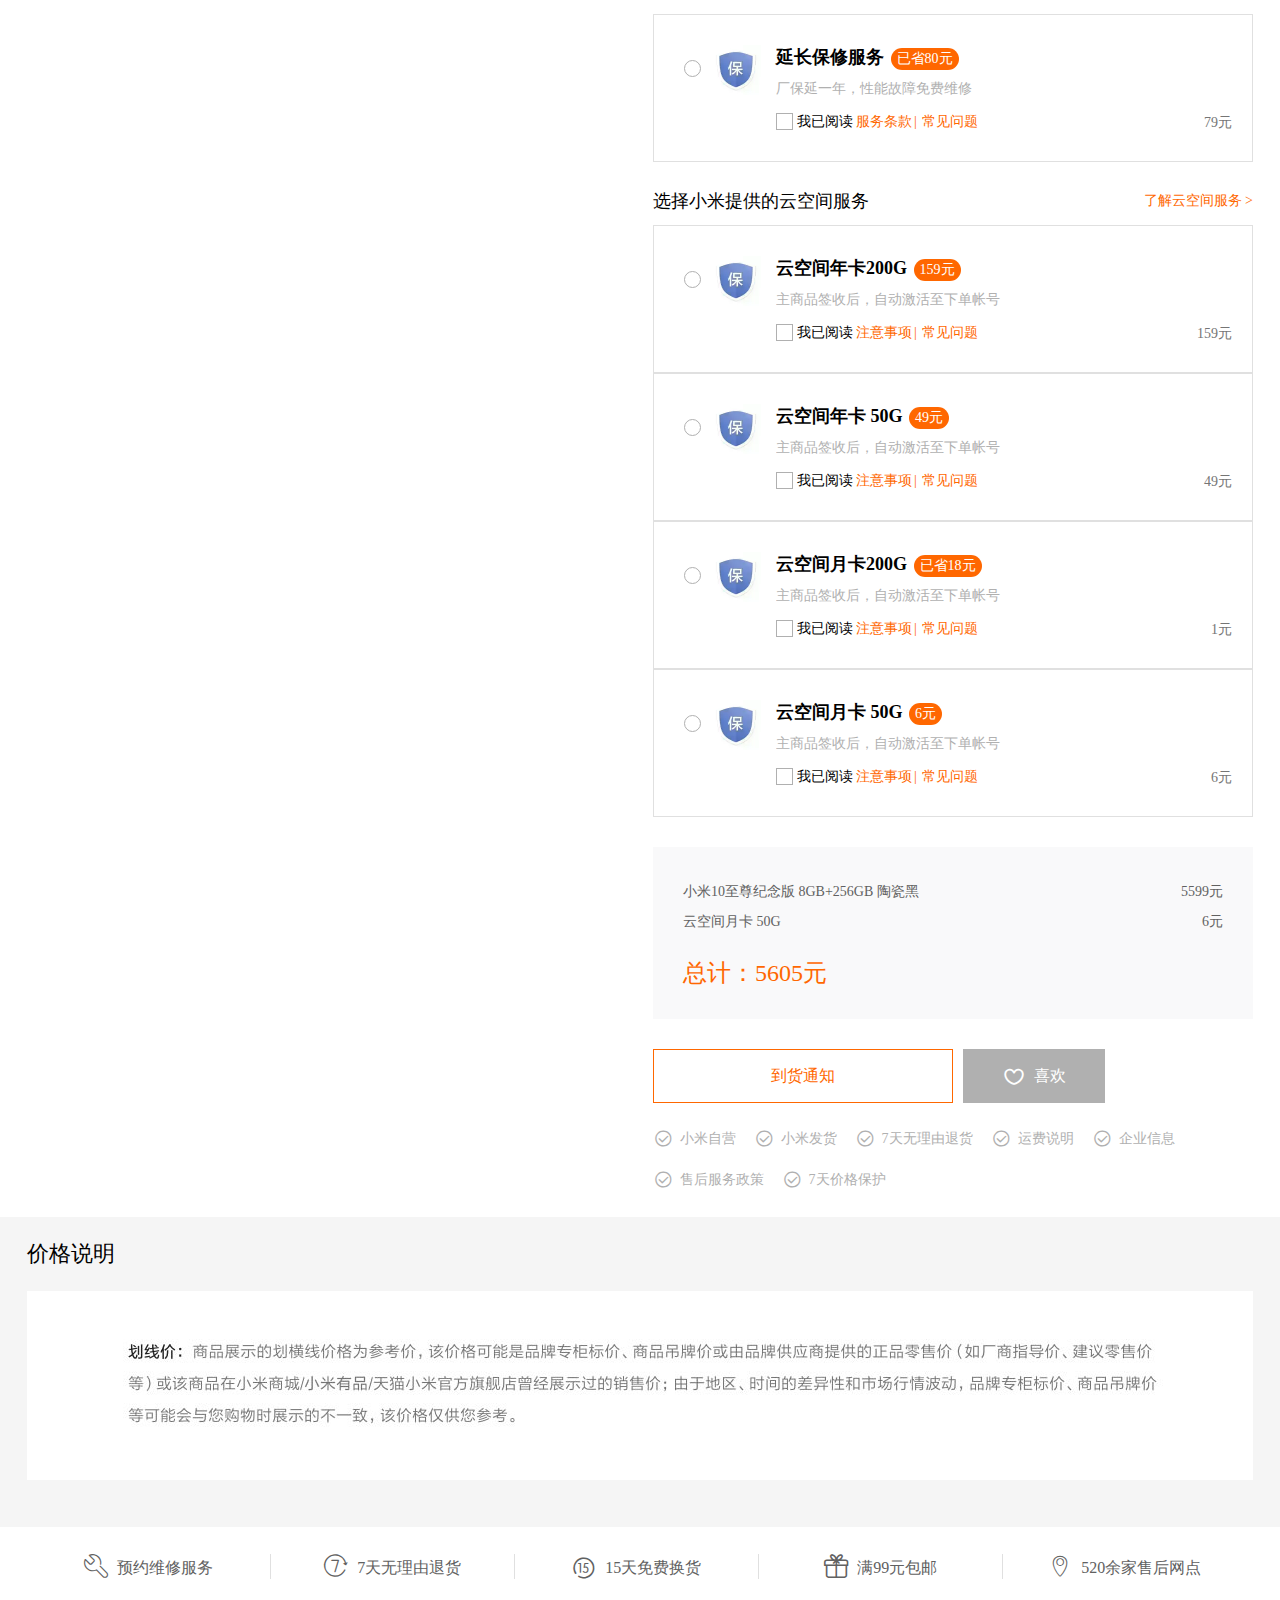
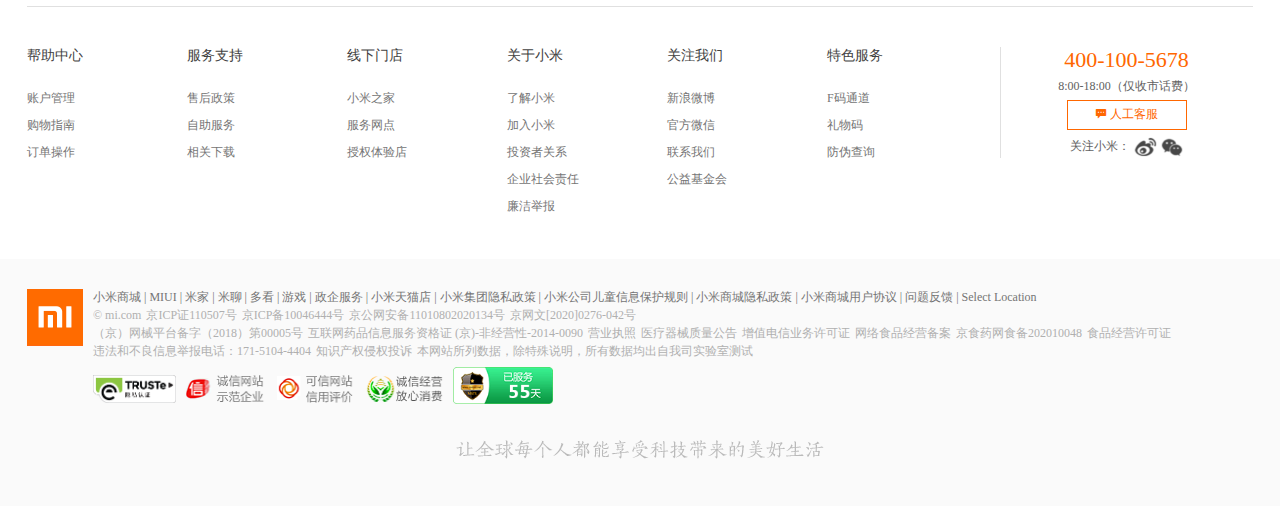
<file: details.html>
<!DOCTYPE html>
<html>
	<head>
		<meta charset="utf-8">
		<title>详细信息</title>
		<script src="./js/jquery-1.12.4.min.js" type="text/javascript" charset="utf-8"></script>
		<script src="./js/public-f.js" type="text/javascript" charset="utf-8"></script>
		<script src="./js/details.js" type="text/javascript" charset="utf-8"></script>
		<script src="./js/public_data.js" type="text/javascript" charset="utf-8"></script>
		<link rel="stylesheet" type="text/css" href="css/clean.css"/>
		<link rel="stylesheet" type="text/css" href="css/details.css"/>
	</head>
	<body>
		<!-- 头部 -->
		<div class="totalHead">
			<div class="nav-top">
				<div class="container">
					<!-- 导航栏 -->
					<div class="list">
						<a href="">小米商城</a>
						<span>|</span>
						<a href="">MIUI</a>
						<span>|</span>
						<a href="">IoT</a>
						<span>|</span>
						<a href="">云服务</a>
						<span>|</span>
						<a href="">天星数科</a>
						<span>|</span>
						<a href="">有品</a>
						<span>|</span>
						<a href="">小爱开放平台</a>
						<span>|</span>
						<a href="">企业团购</a>
						<span>|</span>
						<a href="">资质证照</a>
						<span>|</span>
						<a href="">协议规则</a>
						<span>|</span>
						<a href="#" class="download">
							下载app
							<span href=" "><!-- a链接不能套a链接 -->
								<img src="img/download.png" width="90" height="90">
								<span>小米商城APP</span>
							</span>
						</a>
						<span>|</span>
						<a href="">智能生活</a>
						<span>|</span>
						<a href="">Select Location</a>
					</div>
					<!-- 购物车 -->
					<div class="buy">
						<a class="hov" href="">
							<i class="icon">&#xe652</i>
							<span class="cartText">购物车</span>
							<span class="cartNum">（0）</span>
						</a>
						<!-- 购物车隐藏区域 -->
						<div class="cartHide">
							<div></div><!-- 占位 -->
							<div class="cart_logo"></div>
							<div class="cart_text">购物车中还没有商品，赶紧选购吧！</div>
						</div>
					</div>
					<!-- 登录注册 -->
					<div class="sheet">
						<a href="" class="login">登录</a>
						<span>|</span>
						<a href="" class="register">注册</a>
						<span>|</span>
						<a href="">消息通知</a>
					</div>
				</div>
			</div>
			<div class="nav-mid">
				<div class="container">
					<!-- logo -->
					<div class="logo">
						<a href=""></a>
					</div>
					<!-- 动图 导航栏 -->
					<div class="nav">
						<ul>
							<li class="perch">
								<a href="" class="total-list-title">
									<span>全部商品分类</span>
								</a>
								<div class="perch-item"></div>
							</li>
							<li>
								<a href="">
									<span>小米手机</span>
								</a>
								<!-- 导航栏 下拉列表 -->
								<div class="itemChildren">
									<div class="container">
										<ul class="children_list phone"></ul>
									</div>
								</div>
							</li>
							<li>
								<a href="">
									<span>Redmi红米</span>
								</a>
								<div class="itemChildren">
									<div class="container">
										<ul class="children_list red"></ul>
									</div>
								</div>
							</li>
							<li>
								<a href="">
									<span>电视</span>
								</a>
								<div class="itemChildren">
									<div class="container">
										<ul class="children_list tel"></ul>
									</div>
								</div>
							</li>
							<li>
								<a href="">
									<span>笔记本</span>
								</a>
								<div class="itemChildren">
									<div class="container">
										<ul class="children_list note"></ul>
									</div>
								</div>
							</li>
							<li>
								<a href="">
									<span>家电</span>
								</a>
								<div class="itemChildren">
									<div class="container">
										<ul class="children_list elec"></ul>
									</div>
								</div>
							</li>
							<li>
								<a href="">
									<span>路由器</span>
								</a>
								<div class="itemChildren">
									<div class="container">
										<ul class="children_list web"></ul>
									</div>
								</div>
							</li>
							<li>
								<a href="">
									<span>智能硬件</span>
								</a>
								<div class="itemChildren">
									<div class="container">
										<ul class="children_list smart"></ul>
									</div>
								</div>
							</li>
							<li>
								<a href="">
									<span>服务</span>
								</a>
							</li>
							<li>
								<a href="">
									<span>社区</span>
								</a>
							</li>
						</ul>
					</div>
					<!-- 搜索框 -->
					<div class="select">
						<input type="submit" class="icon" value="&#xe619" />
						<input type="text" class="text" placeholder="" />
						<ul class="list"></ul>
					</div>
				</div>
			</div>
		</div>
		<!-- 滚动高度 -->
		<div class="scroll">
			<div class="nav-bot">
				<div class="container">
					<div class="title">
						<p>小米10至尊纪念版</p>
					</div>
					<div class="definite">
						<div class="left">
							<span>|</span>
							<a href="">
								小米10 青春版
							</a>
						</div>
						<div class="right">
							<a href="">概述</a>
							<span>|</span>
							<a href="">参数</a>
							<span>|</span>
							<a href="">相机研发揭秘</a>
							<span>|</span>
							<a href="">F码通道</a>
							<span>|</span>
							<a href="">咨询客服</a>
							<span>|</span>
							<a href="">用户评价</a>
						</div>
					</div>
				</div>
			</div>
		</div>
		<!-- 登录：点击关闭 -->
		<div class="logging">
			<div class="container">
				<span>为方便您购买，请提前登录</span>
				<a href="" class="login">立即登录</a>
				<i href="" class="close_icon">
					<img src="./img/details/ch.png" >
				</i>
			</div>
		</div>
		<!-- 主体 -->
		<div class="main">
			<div class="container">
				<div class="page">
					<!-- 图片区域 -->
					<div class="img-left">
						<div class="img-box">
							<div class="img-item">
								<img src="./img/details/pms_1597145894.39134342.jpg" class="act">
								<img src="./img/details/pms_1597145894.41376114.jpg" >
								<img src="./img/details/pms_1597145894.43258180.jpg" >
								<img src="./img/details/pms_1597145894.46855544.jpg" >
								<img src="./img/details/pms_1597145894.51396359.jpg" >
							</div>
							<div class="img-smbtn">
								<span class="act"></span>
								<span></span>
								<span></span>
								<span></span>
								<span></span>
							</div>
							<div class="btn-lft"></div>
							<div class="btn-rgt"></div>
						</div>
					</div>
					<!-- 列表信息区域 -->
					<div class="product-con">
						<h2>
							<img src="img/details/5140715760aa69c857147650cd40c33a.jpg" >
							小米10至尊纪念版
						</h2>
						<p class="sale-desc">
							<font size="" color="#ff4a00">「买赠小米手环 5 NFC版+冰封散热背夹；最高享24期免息；可叠加北京消费券；碎屏保、延保5折」</font>
							120X 超远变焦 / 120W 秒充科技 / 120Hz刷新率 + 240Hz采样率 / 骁龙865旗舰处理器 /  双模5G / 10倍混合光学变焦 / OIS光学防抖+EIS数字防抖 
							/ 2000万超清前置相机 / 双串蝶式石墨烯基锂离子电池 / 等效4500mAh大电量 / 120W  有线秒充+50W无线秒充+10W无线反充 /  WiFi 6 / 多功能NFC / 红外遥控
						</p>
						<p class="company-info" title="企业名称：小米通讯技术有限公司
企业执照注册号：91110108558521630L
企业地址：北京市海淀区西二旗中路33号院6 号楼9层019号
企业电话：400-100-5678
营业期限：2010年08月25日 至 2040年08月24日
经营范围：开发手机技术、计算机软件及信息技术；技术检测、技术咨询、技术服务、技术转让；计算机技术培训；系统集成；货物进出口、技术进出口、代理进出口；家用电器、通信设备、广播电视设备（不含卫星电视广播、地面接收装置）、机械设备、电子产品、文化用品的批发零售；维修仪器仪表；销售医疗器械I类、II、III类、针纺织品（含家纺家饰）、服装鞋帽、日用杂货、工艺品、文化用品、体育用品、照相器材、卫生用品（含个人护理用品）、钟表眼镜、箱包、家具（不从事实体店铺经营）、小饰品、日用品、乐器、自行车、智能卡；计算机、通讯设备、家用电器、电子产品、机械设备的技术开发、技术服务；销售金银饰品（不含金银质地纪念币）；家用空调的委托生产；委托生产翻译机；销售翻译机、五金交电（不含电动自行车）、厨房用品、陶瓷制品、玻璃制品、玩具、汽车零配件、食用农产品、花卉、苗木、宠物用品、建筑材料、装饰材料、化妆品、珠宝首饰、通讯设备、卫生间用品、农药；生产手机（仅限在海淀区永捷北路2号三层生产及外埠生产）；出版物批发；出版物零售；销售食品。（销售第三类医疗器械以及销售食品以及依法须经批准的项目，经相关部门批准后依批准的内容开展经营活动。）">小米自营</p>
						<div class="price-info">
							<span>5599元</span>
						</div>
						<!-- 分割线 -->
						<div class="line"></div>
						<!-- 赠品 -->
						<div class="activty-box">
							<div class="flow-box">
								<span class="flow-tag">赠完即止</span>
								<span class="flow-name">买赠冰封散热背夹</span>
							</div>
							<div class="flow-box">
								<span class="flow-tag">赠完即止</span>
								<span class="flow-name">买赠小米手环 5 NFC版</span>
							</div>
						</div>
						<!-- 修改地址 -->
						<div class="address-box">
							<div class="product-address">
								<i class="icon">&#xe653</i>
								<div class="address-con">
									<div>
										<div class="address-info">
											<span>北京</span>
											<span>北京市</span>
											<span>海淀区</span>
											<span>清河街道</span>
										</div>
										<a href="" class="edit">修改</a>
									</div>
									<div class="info">
										<div class="desc">
											<span>该地区暂时缺货</span>
										</div>
									</div>
								</div>
							</div>
						</div>
						<!-- 选择样式 -->
						<div class="buy-option">
							<div class="buy-box-child col">
								<div class="option-box">
									<div class="title">选择颜色</div>
									<ul class="clearfix">
										<li class="act">
											陶瓷黑
										</li>
										<li>
											透明版
										</li>
										<li>
											亮银版
										</li>
									</ul>
								</div>
							</div>
							<div class="buy-box-child type">
								<div class="option-box">
									<div class="title">选择颜色</div>
									<ul class="clearfix black">
										<li class="act">
											8GB+256GB
										</li>
										<li>
											8GB+128GB
										</li>
										<li>
											12GB+256GB
										</li>
										<li>
											16GB+512GB
										</li>
									</ul>
									<ul class="clearfix opc">
										<li class="act">
											8GB+256GB
										</li>
										<li>
											8GB+128GB
										</li>
										<li>
											12GB+256GB
										</li>
									</ul>
									<ul class="clearfix sliver">
										<li>
											12GB+256GB
										</li>
									</ul>
								</div>
							</div>
						</div>
						<!-- 维修安全服务 -->
						<div class="service-box">
							<div class="service-item-box accident">
								<div class="title">
									选择小米提供的意外保护
									<a href="">了解意外保护 ></a>
								</div>
								<ul>
									<li class="">
										<i class="icon icon-radius">
											<em>√</em>
										</i>
										<img src="img/details/pms_1596695587.15667138.png" >
										<div class="box">
											<h3>
												意外保障服务
												<em>349元</em>
											</h3>
											<div class="desc">手机意外碎屏/进水/碾压等损坏</div>
											<div class="agree-box">
												<i class="icon icon-check">
													<em>√</em>
												</i>
												我已阅读
												<a href="">
													服务条款<span>|</span>
												</a>
												<a href="">常见问题</a>
											</div>
											<div class="price">349元</div>
										</div>
									</li>
									<li>
										<i class="icon icon-radius">
											<em>√</em>
										</i>
										<img src="img/details/pms_1596695587.15667138.png" >
										<div class="box">
											<h3>
												碎屏保障服务
												<em>已省125元</em>
											</h3>
											<div class="desc">手机意外碎屏</div>
											<div class="agree-box">
												<i class="icon icon-check">
													<em>√</em>
												</i>
												我已阅读
												<a href="">
													服务条款<span>|</span>
												</a>
												<a href="">常见问题</a>
											</div>
											<div class="price">124元</div>
										</div>
									</li>
								</ul>
							</div>
							<div class="service-item-box extend">
								<div class="title">
									选择小米提供的延长保修
									<a href="">了解延长保修 ></a>
								</div>
								<ul>
									<li class="">
										<i class="icon icon-radius">
											<em>√</em>
										</i>
										<img src="img/details/pms_1596695587.15667138.png" >
										<div class="box">
											<h3>
												延长保修服务
												<em>已省80元</em>
											</h3>
											<div class="desc">厂保延一年，性能故障免费维修</div>
											<div class="agree-box">
												<i class="icon icon-check">
													<em>√</em>
												</i>
												我已阅读
												<a href="">
													服务条款<span>|</span>
												</a>
												<a href="">常见问题</a>
											</div>
											<div class="price">79元</div>
										</div>
									</li>
								</ul>
							</div>
							<div class="service-item-box space">
								<div class="title">
									选择小米提供的云空间服务
									<a href="">了解云空间服务 ></a>
								</div>
								<ul>
									<li class="">
										<i class="icon icon-radius">
											<em>√</em>
										</i>
										<img src="img/details/pms_1596695587.15667138.png" >
										<div class="box">
											<h3>
												云空间年卡200G
												<em>159元</em>
											</h3>
											<div class="desc">主商品签收后，自动激活至下单帐号</div>
											<div class="agree-box">
												<i class="icon icon-check">
													<em>√</em>
												</i>
												我已阅读
												<a href="">
													注意事项<span>|</span>
												</a>
												<a href="">常见问题</a>
											</div>
											<div class="price">159元</div>
										</div>
									</li>
									<li>
										<i class="icon icon-radius">
											<em>√</em>
										</i>
										<img src="img/details/pms_1596695587.15667138.png" >
										<div class="box">
											<h3>
												云空间年卡 50G
												<em>49元</em>
											</h3>
											<div class="desc">主商品签收后，自动激活至下单帐号</div>
											<div class="agree-box">
												<i class="icon icon-check">
													<em>√</em>
												</i>
												我已阅读
												<a href="">
													注意事项<span>|</span>
												</a>
												<a href="">常见问题</a>
											</div>
											<div class="price">49元</div>
										</div>
									</li>
									<li>
										<i class="icon icon-radius">
											<em>√</em>
										</i>
										<img src="img/details/pms_1596695587.15667138.png" >
										<div class="box">
											<h3>
												云空间月卡200G
												<em>已省18元</em>
											</h3>
											<div class="desc">主商品签收后，自动激活至下单帐号</div>
											<div class="agree-box">
												<i class="icon icon-check">
													<em>√</em>
												</i>
												我已阅读
												<a href="">
													注意事项<span>|</span>
												</a>
												<a href="">常见问题</a>
											</div>
											<div class="price">1元</div>
										</div>
									</li>
									<li>
										<i class="icon icon-radius">
											<em>√</em>
										</i>
										<img src="img/details/pms_1596695587.15667138.png" >
										<div class="box">
											<h3>
												云空间月卡 50G
												<em>6元</em>
											</h3>
											<div class="desc">主商品签收后，自动激活至下单帐号</div>
											<div class="agree-box">
												<i class="icon icon-check">
													<em>√</em>
												</i>
												我已阅读
												<a href="">
													注意事项<span>|</span>
												</a>
												<a href="">常见问题</a>
											</div>
											<div class="price">6元</div>
										</div>
									</li>
								</ul>
							</div>
						</div>
						<!-- 总价 -->
						<div class="selected-list">
							<ul>
								<li>
									小米10至尊纪念版 8GB+256GB 陶瓷黑
									<span>5599元</span>
								</li>
							</ul>
							<ul>
								<li>
									 云空间月卡 50G
									<span>6元</span>
								</li>
							</ul>
							<div class="total-price">总计：5605元</div>
						</div>
						<!-- 按钮 -->
						<div class="btn-box">
							<div class="sale-btn">
								<a href="" class="btn btn-line">到货通知</a>
							</div>
							<div class="lick-btn">
								<a href="" class="btn-lick">
									<i class="icon">&#xe622</i>
									喜欢
								</a>
							</div>
						</div>
						<!-- 售后信息 -->
						<div class="after-sale-info">
							<span>
								<a href="" class="support">
									<i class="icon">&#xe615</i>
									<em>小米自营</em>
								</a>
							</span>
							<span>
								<a href="" class="support">
									<i class="icon">&#xe615</i>
									<em>小米发货</em>
								</a>
							</span>
							<span>
								<a href="" class="support">
									<i class="icon">&#xe615</i>
									<em>7天无理由退货</em>
								</a>
							</span>
							<span>
								<a href="" class="support">
									<i class="icon">&#xe615</i>
									<em>运费说明</em>
								</a>
							</span>
							<span>
								<a href="" class="support">
									<i class="icon">&#xe615</i>
									<em>企业信息</em>
								</a>
							</span>
							<span>
								<a href="" class="support">
									<i class="icon">&#xe615</i>
									<em>售后服务政策</em>
								</a>
							</span>
							<span>
								<a href="" class="support">
									<i class="icon">&#xe615</i>
									<em>7天价格保护</em>
								</a>
							</span>
						</div>
					</div>
				</div>
			</div>
		</div>
		<!-- 价格说明 -->
		<div class="state">
			<div class="container">
				<div class="price-state">
					<div class="title-container">
						<h3>价格说明</h3>
					</div>
					<div class="img-box">
						<img src="img/details/a482afa34053b1b32ece1023475af7fb.jpg" >
					</div>
				</div>
			</div>
		</div>
		
		<!-- 底部 -->
		<div class="footer">
			<div class="container">
				<!-- icon区域 -->
				<div class="top">
					<ul>
						<li>
							<a href="">
								<i class="icon">&#xe629</i>
								<span>预约维修服务</span>
							</a>
						</li>
						<li>
							<a href="">
								<i class="icon">&#xe60e</i>
								<span>7天无理由退货</span>
							</a>
						</li>
						<li>
							<a href="">
								<i class="icon">&#xe606</i>
								<span>15天免费换货</span>
							</a>
						</li>
						<li>
							<a href="">
								<i class="icon">&#xe624</i>
								<span>满99元包邮</span>
							</a>
						</li>
						<li>
							<a href="">
								<i class="icon">&#xe653</i>
								<span>520余家售后网点</span>
							</a>
						</li>
					</ul>
				</div>
				<!-- 信息列表 -->
				<div class="bot">
					<div class="help">
						<ul>
							<div>帮助中心</div>
							<li><a href="">账户管理</a></li>
							<li><a href="">购物指南</a></li>
							<li><a href="">订单操作</a></li>
						</ul>
						<ul>
							<div>服务支持</div>
							<li><a href="">售后政策</a></li>
							<li><a href="">自助服务</a></li>
							<li><a href="">相关下载</a></li>
						</ul>
						<ul>
							<div>线下门店</div>
							<li><a href="">小米之家</a></li>
							<li><a href="">服务网点</a></li>
							<li><a href="">授权体验店</a></li>
						</ul>
						<ul>
							<div>关于小米</div>
							<li><a href="">了解小米</a></li>
							<li><a href="">加入小米</a></li>
							<li><a href="">投资者关系</a></li>
							<li><a href="">企业社会责任</a></li>
							<li><a href="">廉洁举报</a></li>
						</ul>
						<ul>
							<div>关注我们</div>
							<li><a href="">新浪微博</a></li>
							<li><a href="">官方微信</a></li>
							<li><a href="">联系我们</a></li>
							<li><a href="">公益基金会</a></li>
						</ul>
						<ul>
							<div>特色服务</div>
							<li><a href="">F码通道</a></li>
							<li><a href="">礼物码</a></li>
							<li><a href="">防伪查询</a></li>
						</ul>
					</div>
					<!-- 热线 -->
					<div class="hotLine">
						<ul>
							<li>400-100-5678</li>
							<li>8:00-18:00（仅收市话费）</li>
							<li>
								<input type="button" value="&#xe61b 人工客服" class="icon"/>
							</li>
							<li class="logo">
								<span>关注小米：</span>
								<a class="wb" href=""></a>
								<a class="wx" href=""></a>
								<img src="img/wx-img.png" >
							</li>
						</ul>
					</div>
				</div>
			</div>
		</div>
		<!-- 版权信息 -->
		<div class="copy">
			<div class="container">
				<div class="logo">
					<img src="img/lo.PNG" >
				</div>
				<div class="copyRight">
					<!-- 脚部导航 -->
					<div class="nav">
						<a href="">小米商城</a>
						<span>|</span>
						<a href="">MIUI</a>
						<span>|</span>
						<a href="">米家</a>
						<span>|</span>
						<a href="">米聊</a>
						<span>|</span>
						<a href="">多看</a>
						<span>|</span>
						<a href="">游戏</a>
						<span>|</span>
						<a href="">政企服务</a>
						<span>|</span>
						<a href="">小米天猫店</a>
						<span>|</span>
						<a href="">小米集团隐私政策</a>
						<span>|</span>
						<a href="">小米公司儿童信息保护规则</a>
						<span>|</span>
						<a href="">小米商城隐私政策</a>
						<span>|</span>
						<a href="">小米商城用户协议</a>
						<span>|</span>
						<a href="">问题反馈</a>
						<span>|</span>
						<a href="">Select Location</a>
					</div>
					<!-- 版权信息 -->
					<div class="cpr">
						<ul>
							<li><a href="">© mi.com</a></li>
							<li>京ICP证110507号</li>
							<li><a href="">京ICP备10046444号</a></li>
							<li><a href="">京公网安备11010802020134号</a></li>
							<li><a href="">京网文[2020]0276-042号</a></li>
						</ul>
						<ul>
							<li><a href="">（京）网械平台备字（2018）第00005号</a></li>
							<li><a href="">互联网药品信息服务资格证 (京)-非经营性-2014-0090</a></li>
							<li><a href="">营业执照</a></li>
							<li><a href="">医疗器械质量公告</a></li>
						</ul>
						<ul>
							<li><a href="">增值电信业务许可证</a></li>
							<li>网络食品经营备案</li>
							<li>京食药网食备202010048</li>
							<li><a href="">食品经营许可证</a></li>
						</ul>
						<ul>
							<li>违法和不良信息举报电话：171-5104-4404</li>
							<li><a href="">知识产权侵权投诉</a></li>
							<li>本网站所列数据，除特殊说明，所有数据均出自我司实验室测试</li>
						</ul>
					</div>
				</div>
				<div class="pic">
					<div>
						<img src="img/truste.png" width="83px" height="28px">
					</div>
					<div>
						<img src="img/v-logo-2.png" width="83px" height="28px">
					</div>
					<div>
						<img src="img/v-logo-1.png" width="83px" height="28px">
					</div>
					<div>
						<img src="./img/ba10428a4f9495ac310fd0b5e0cf8370.png" width="83px" height="28px">
					</div>
					<div class="footer_log">
						<img src="./img/ad.png" >
					</div>
				</div>
				<div class="footer_logo">
					
				</div>
			</div>
		</div>
		
		<!-- 固定侧边栏 -->
		<div class="sidebar">
			<a href="" class="items phone">
				<div class="icon icon-image">
					<img src="img/fix1.png" class="common" width="20" height="20px">
					<img src="img/fix2.png" class="hov" width="20" height="20px">
				</div>
				<div class="text_content">
					<img src="img/saomc.png" >
					<span>扫码领取新</span>
					<span>人百元礼包</span>
				</div>
			</a>
			<a href="" class="items person-cen">
				<div class="icon">
					<img src="img/fix3.png" class="common" width="20" height="20px">
					<img src="img/fix4.png" class="hov" width="20" height="20px">
				</div>
				<span class="text">个人中心</span>
			</a>
			<a href="" class="items">
				<div class="icon">
					<img src="img/fix5.png" class="common" width="20" height="20px">
					<img src="img/fix6.png" class="hov" width="20" height="20px">
				</div>
				<span class="text">售后服务</span>
			</a>
			<a href="" class="items">
				<div class="icon">
					<img src="img/fix7.png" class="common" width="20" height="20px">
					<img src="img/fix8.png" class="hov" width="20" height="20px">
				</div>
				<span class="text">人工客服</span>
			</a>
			<a href="" class="items buy-car">
				<div class="icon">
					<img src="img/fix9.png" class="common" width="20" height="20px">
					<img src="img/fix10.png" class="hov" width="20" height="20px">
				</div>
				<span class="text">
					购物车<span>(0)</span>
				</span>
			</a>
			<a href="" class="items last">
				<div class="icon">
					<img src="img/totop.png" class="common" width="20" height="20px">
					<img src="img/totop_hover.png" class="hov" width="20" height="20px">
				</div>
				<span class="text">回顶部</span>
			</a>
		</div>
		
	</body>
</html>
</file>
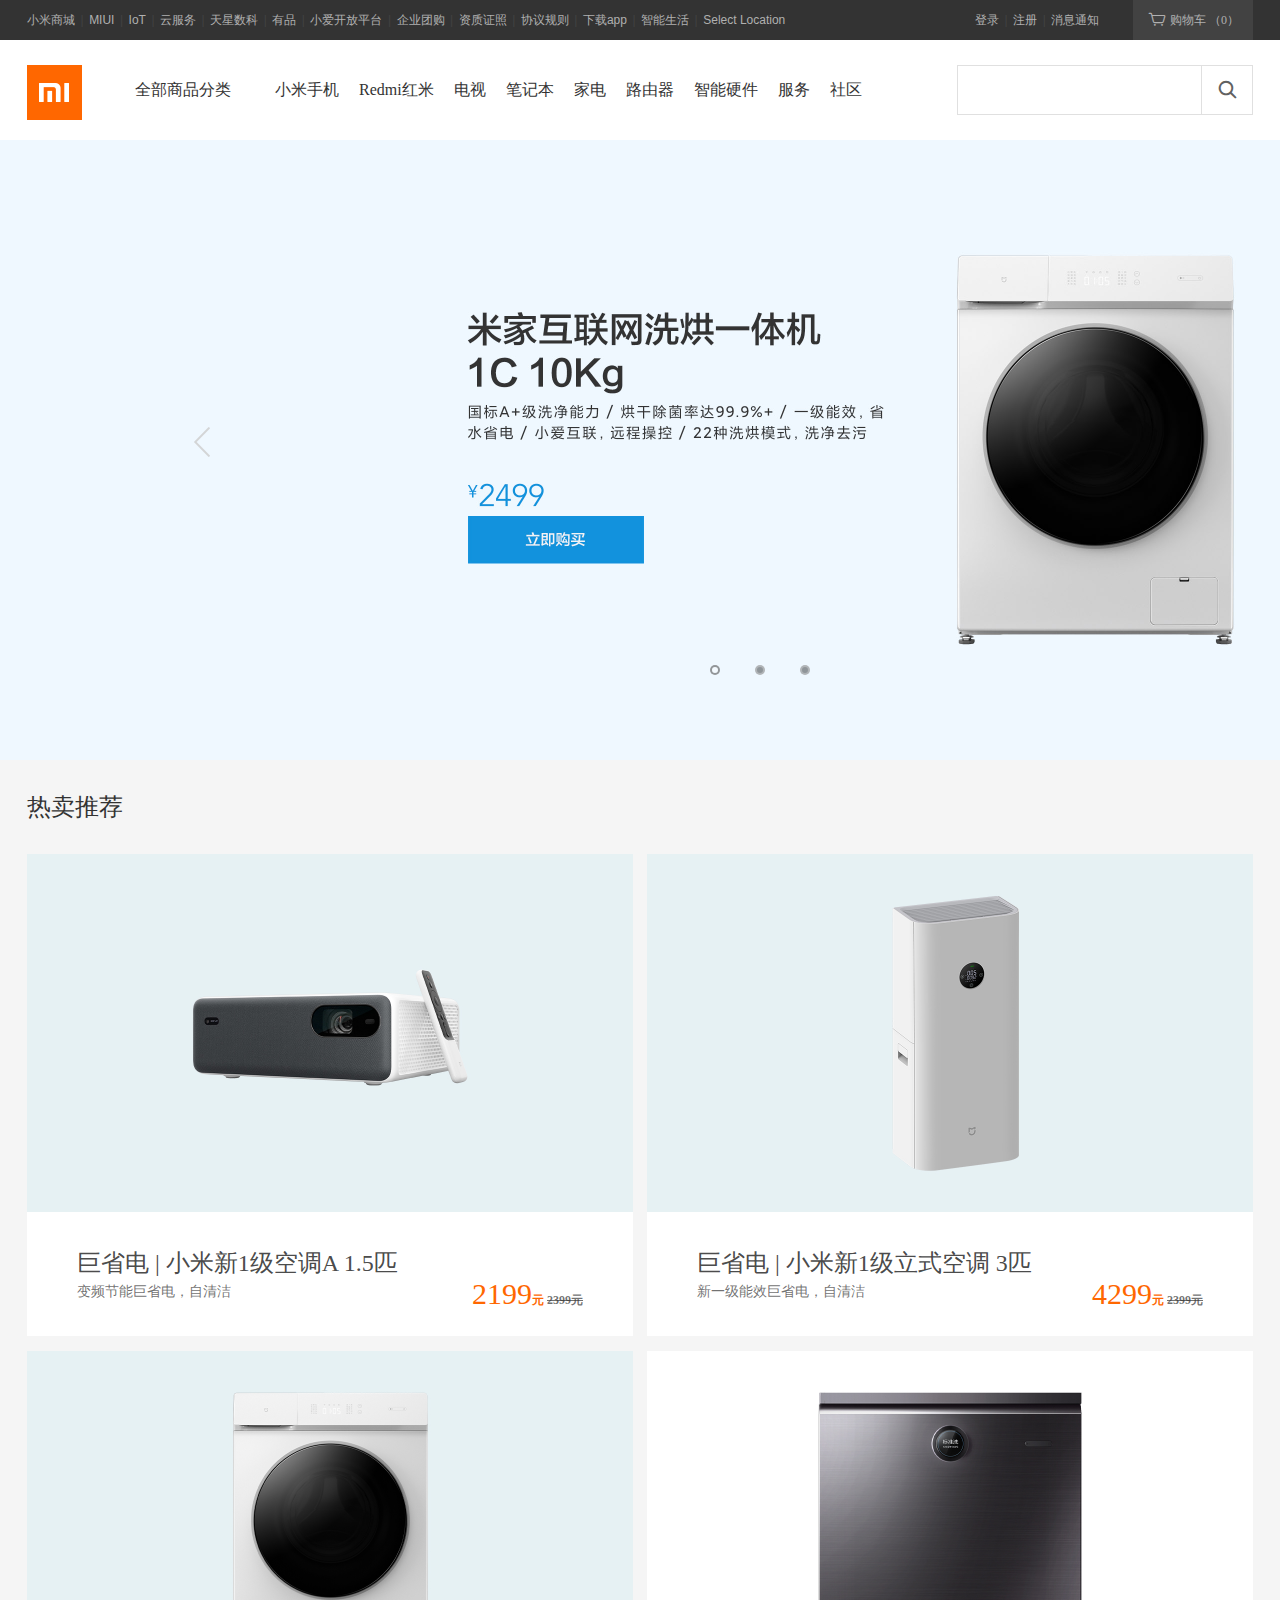
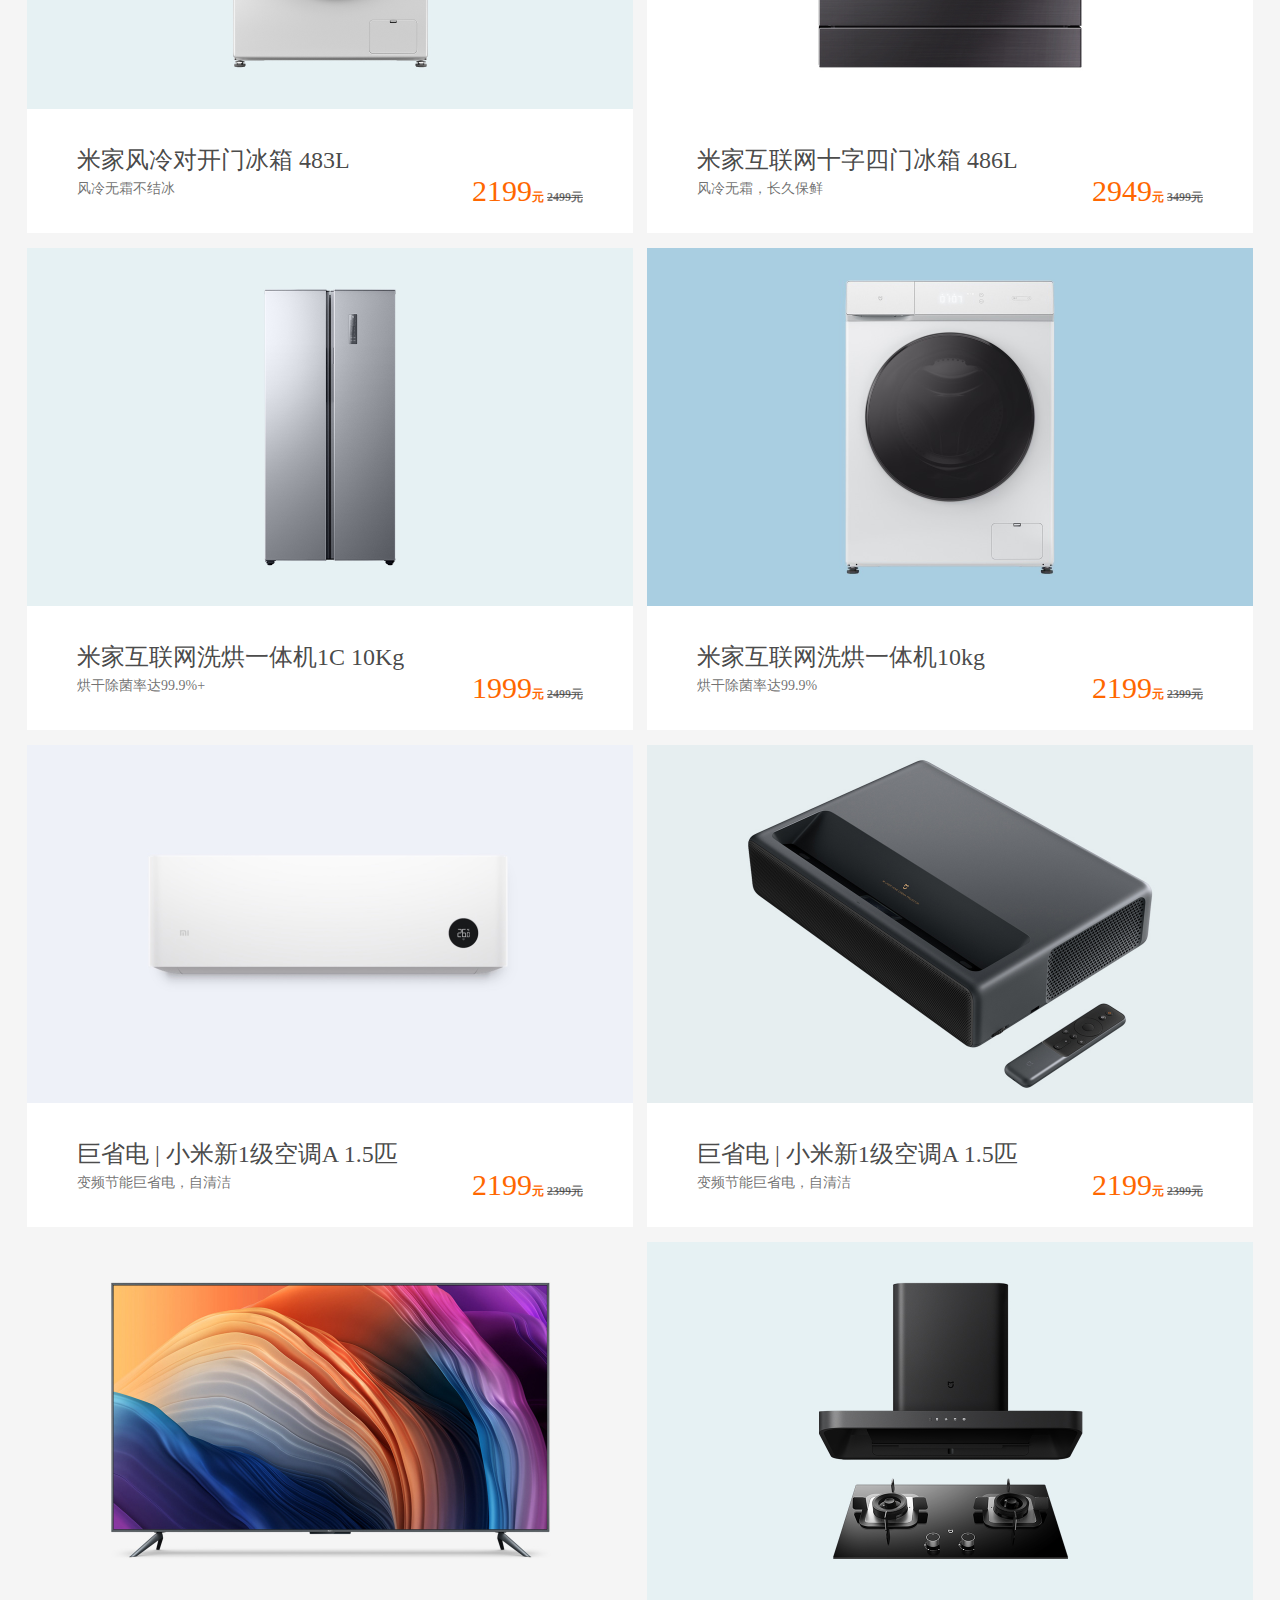
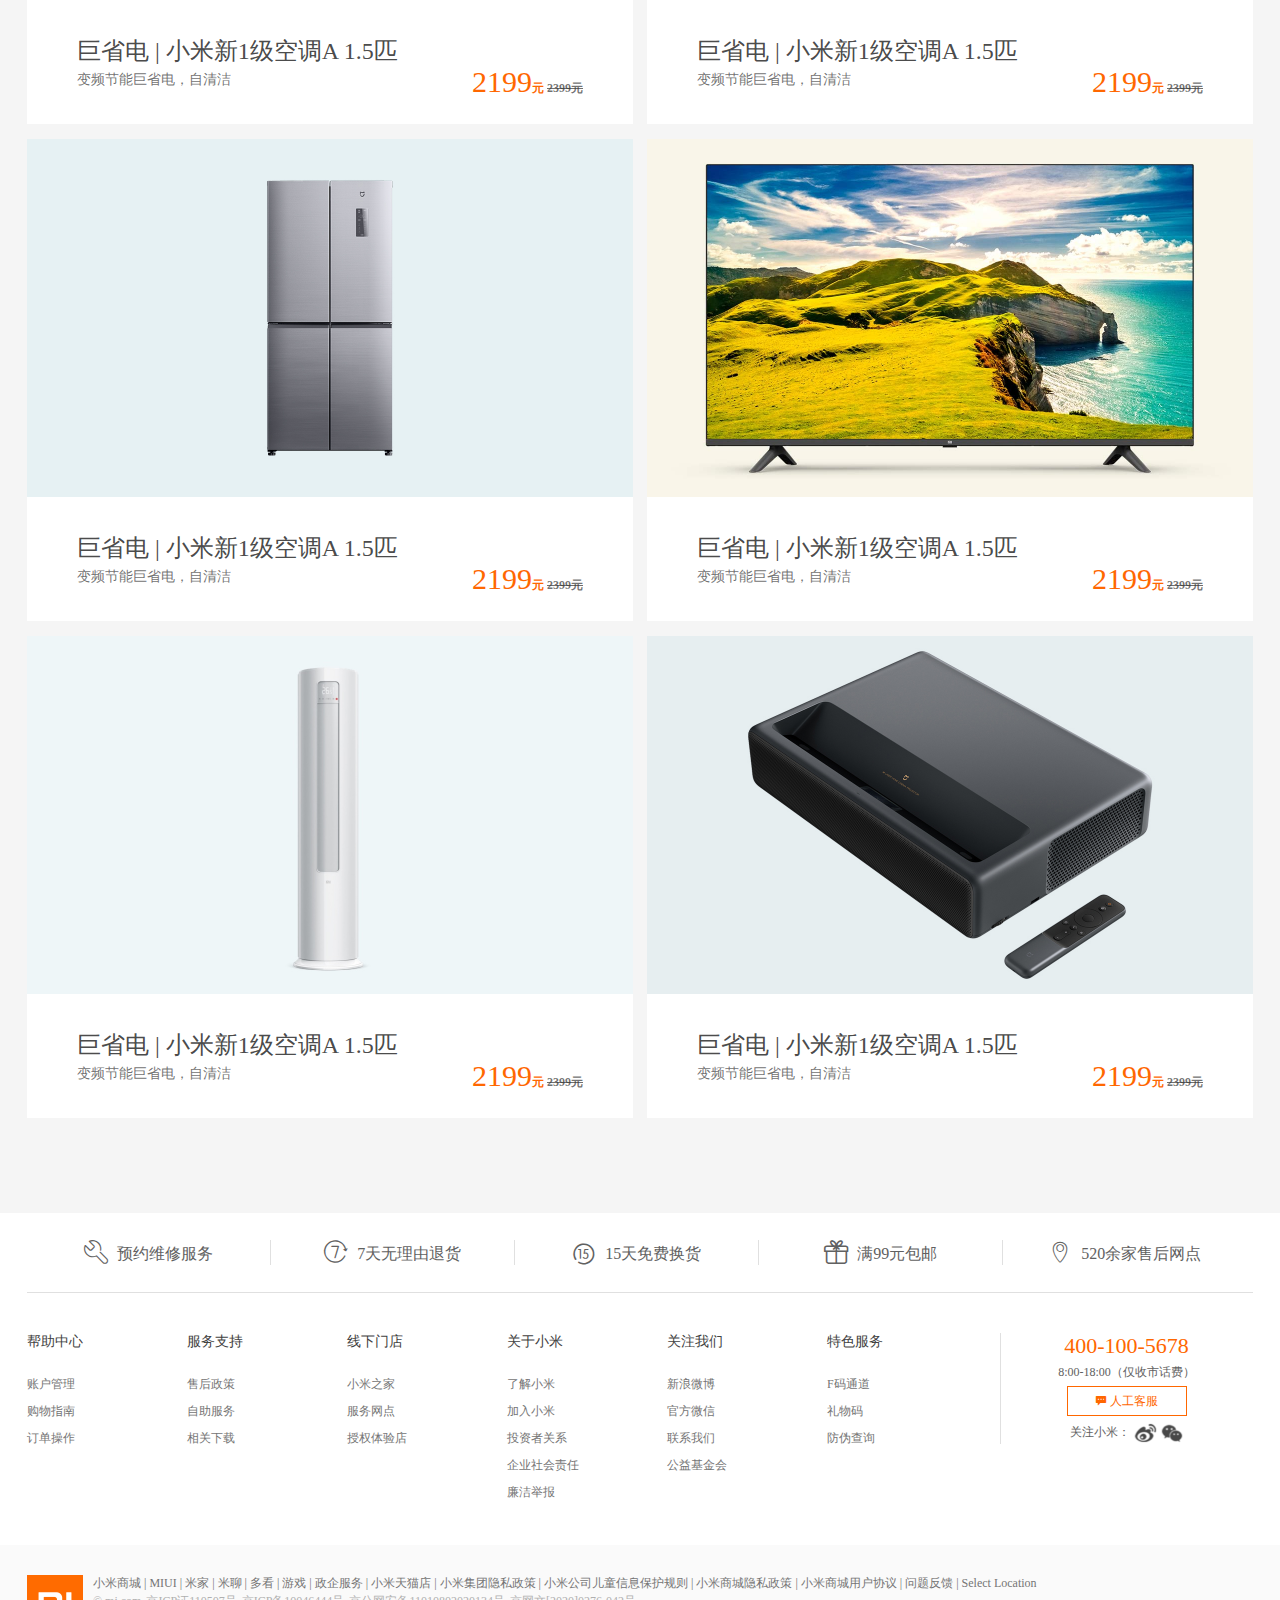
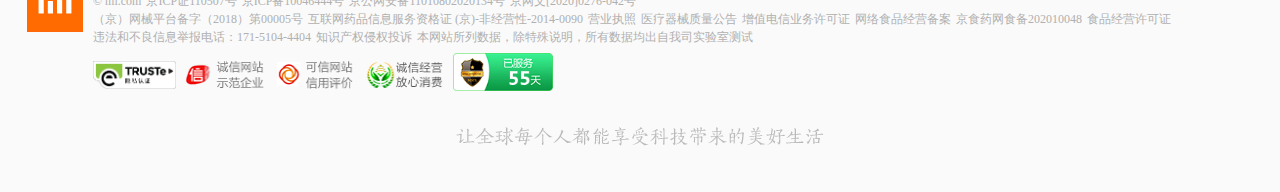
<file: list.html>
<!DOCTYPE html>
<html>
	<head>
		<meta charset="utf-8">
		<title>购物列表</title>
		<script src="js/public-f.js" type="text/javascript" charset="utf-8"></script>
		<script src="js/jquery-1.12.4.min.js" type="text/javascript" charset="utf-8"></script>
		<script src="js/public_data.js" type="text/javascript" charset="utf-8"></script>
		<script src="js/list.js" type="text/javascript" charset="utf-8"></script>
		<link rel="stylesheet" type="text/css" href="css/clean.css"/>
		<link rel="stylesheet" type="text/css" href="css/list.css"/>
	</head>
	<body>
		<!-- 头部三个 -->
		<div class="totalHead">
			<div class="nav-top">
				<div class="container">
					<!-- 导航栏 -->
					<div class="list">
						<a href="">小米商城</a>
						<span>|</span>
						<a href="">MIUI</a>
						<span>|</span>
						<a href="">IoT</a>
						<span>|</span>
						<a href="">云服务</a>
						<span>|</span>
						<a href="">天星数科</a>
						<span>|</span>
						<a href="">有品</a>
						<span>|</span>
						<a href="">小爱开放平台</a>
						<span>|</span>
						<a href="">企业团购</a>
						<span>|</span>
						<a href="">资质证照</a>
						<span>|</span>
						<a href="">协议规则</a>
						<span>|</span>
						<a href="" class="download">
							下载app
							<span href=" "><!-- a链接不能套a链接 -->
								<img src="img/download.png" width="90" height="90">
								<span>小米商城APP</span>
							</span>
						</a>
						<span>|</span>
						<a href="">智能生活</a>
						<span>|</span>
						<a href="">Select Location</a>
					</div>
					<!-- 购物车 -->
					<div class="buy">
						<a class="hov" href="">
							<i class="icon">&#xe652</i>
							<span class="cartText">购物车</span>
							<span class="cartNum">（0）</span>
						</a>
						<!-- 购物车隐藏区域 -->
						<div class="cartHide">
							<div></div><!-- 占位 -->
							<div class="cart_logo"></div>
							<div class="cart_text">购物车中还没有商品，赶紧选购吧！</div>
						</div>
					</div>
					<!-- 登录注册 -->
					<div class="sheet">
						<a href="" class="login">登录</a>
						<span>|</span>
						<a href="" class="register">注册</a>
						<span>|</span>
						<a href="">消息通知</a>
					</div>
				</div>
			</div>
			<div class="nav-mid">
				<div class="container">
					<!-- logo -->
					<div class="logo">
						<a href=""></a>
					</div>
					<!-- 动图 导航栏 -->
					<div class="nav">
						<ul>
							<li class="perch">
								<a href="" class="total-list-title">
									<span>全部商品分类</span>
								</a>
								<div class="perch-item"></div>
							</li>
							<li>
								<a href="">
									<span>小米手机</span>
								</a>
								<!-- 导航栏 下拉列表 -->
								<div class="itemChildren">
									<div class="container">
										<ul class="children_list phone"></ul>
									</div>
								</div>
							</li>
							<li>
								<a href="">
									<span>Redmi红米</span>
								</a>
								<div class="itemChildren">
									<div class="container">
										<ul class="children_list red"></ul>
									</div>
								</div>
							</li>
							<li>
								<a href="">
									<span>电视</span>
								</a>
								<div class="itemChildren">
									<div class="container">
										<ul class="children_list tel"></ul>
									</div>
								</div>
							</li>
							<li>
								<a href="">
									<span>笔记本</span>
								</a>
								<div class="itemChildren">
									<div class="container">
										<ul class="children_list note"></ul>
									</div>
								</div>
							</li>
							<li>
								<a href="">
									<span>家电</span>
								</a>
								<div class="itemChildren">
									<div class="container">
										<ul class="children_list elec"></ul>
									</div>
								</div>
							</li>
							<li>
								<a href="">
									<span>路由器</span>
								</a>
								<div class="itemChildren">
									<div class="container">
										<ul class="children_list web"></ul>
									</div>
								</div>
							</li>
							<li>
								<a href="">
									<span>智能硬件</span>
								</a>
								<div class="itemChildren">
									<div class="container">
										<ul class="children_list smart"></ul>
									</div>
								</div>
							</li>
							<li>
								<a href="">
									<span>服务</span>
								</a>
							</li>
							<li>
								<a href="">
									<span>社区</span>
								</a>
							</li>
						</ul>
					</div>
					<!-- 搜索框 -->
					<div class="select">
						<input type="submit" class="icon" value="&#xe619" />
						<input type="text" class="text" placeholder="" />
						<ul class="list"></ul>
					</div>
				</div>
			</div>
		</div>
		<!-- 主体 -->
		
		<div class="page-main">
			<!-- 轮播部分 -->
			<div class="slide-box">
				<div class="slide-show">
					<!-- 轮播图 -->
					<div class="slide-img">
						<a href="" class="act"><img src="img/list/lb1.jpg" ></a>
						<a href=""><img src="img/list/lb2.jpg" ></a>
						<a href=""><img src="img/list/lb3.jpg" ></a>
					</div>
					<!-- 小按钮 -->
					<div class="img-smbtn">
						<span class="act"></span>
						<span></span>
						<span></span>
					</div>
					<!-- 左右按钮 -->
					<div class="Show-btn lft"></div>
					<div class="Show-btn rgt"></div>
				</div>
			</div>
			<div class="container">
				<div class="main-box">
					<div class="title">热卖推荐</div>
					<div class="section-box">
						<div class="section">
							
						</div>
					</div>
				</div>
			</div>
		</div>
		
		
		
		<!-- 底部 -->
		<div class="footer">
			<div class="container">
				<!-- icon区域 -->
				<div class="top">
					<ul>
						<li>
							<a href="">
								<i class="icon">&#xe629</i>
								<span>预约维修服务</span>
							</a>
						</li>
						<li>
							<a href="">
								<i class="icon">&#xe60e</i>
								<span>7天无理由退货</span>
							</a>
						</li>
						<li>
							<a href="">
								<i class="icon">&#xe606</i>
								<span>15天免费换货</span>
							</a>
						</li>
						<li>
							<a href="">
								<i class="icon">&#xe624</i>
								<span>满99元包邮</span>
							</a>
						</li>
						<li>
							<a href="">
								<i class="icon">&#xe653</i>
								<span>520余家售后网点</span>
							</a>
						</li>
					</ul>
				</div>
				<!-- 信息列表 -->
				<div class="bot">
					<div class="help">
						<ul>
							<div>帮助中心</div>
							<li><a href="">账户管理</a></li>
							<li><a href="">购物指南</a></li>
							<li><a href="">订单操作</a></li>
						</ul>
						<ul>
							<div>服务支持</div>
							<li><a href="">售后政策</a></li>
							<li><a href="">自助服务</a></li>
							<li><a href="">相关下载</a></li>
						</ul>
						<ul>
							<div>线下门店</div>
							<li><a href="">小米之家</a></li>
							<li><a href="">服务网点</a></li>
							<li><a href="">授权体验店</a></li>
						</ul>
						<ul>
							<div>关于小米</div>
							<li><a href="">了解小米</a></li>
							<li><a href="">加入小米</a></li>
							<li><a href="">投资者关系</a></li>
							<li><a href="">企业社会责任</a></li>
							<li><a href="">廉洁举报</a></li>
						</ul>
						<ul>
							<div>关注我们</div>
							<li><a href="">新浪微博</a></li>
							<li><a href="">官方微信</a></li>
							<li><a href="">联系我们</a></li>
							<li><a href="">公益基金会</a></li>
						</ul>
						<ul>
							<div>特色服务</div>
							<li><a href="">F码通道</a></li>
							<li><a href="">礼物码</a></li>
							<li><a href="">防伪查询</a></li>
						</ul>
					</div>
					<!-- 热线 -->
					<div class="hotLine">
						<ul>
							<li>400-100-5678</li>
							<li>8:00-18:00（仅收市话费）</li>
							<li>
								<input type="button" value="&#xe61b 人工客服" class="icon"/>
							</li>
							<li class="logo">
								<span>关注小米：</span>
								<a class="wb" href=""></a>
								<a class="wx" href=""></a>
								<img src="img/wx-img.png" >
							</li>
						</ul>
					</div>
				</div>
			</div>
		</div>
		<!-- 版权信息 -->
		<div class="copy">
			<div class="container">
				<div class="logo">
					<img src="img/lo.PNG" >
				</div>
				<div class="copyRight">
					<!-- 脚部导航 -->
					<div class="nav">
						<a href="">小米商城</a>
						<span>|</span>
						<a href="">MIUI</a>
						<span>|</span>
						<a href="">米家</a>
						<span>|</span>
						<a href="">米聊</a>
						<span>|</span>
						<a href="">多看</a>
						<span>|</span>
						<a href="">游戏</a>
						<span>|</span>
						<a href="">政企服务</a>
						<span>|</span>
						<a href="">小米天猫店</a>
						<span>|</span>
						<a href="">小米集团隐私政策</a>
						<span>|</span>
						<a href="">小米公司儿童信息保护规则</a>
						<span>|</span>
						<a href="">小米商城隐私政策</a>
						<span>|</span>
						<a href="">小米商城用户协议</a>
						<span>|</span>
						<a href="">问题反馈</a>
						<span>|</span>
						<a href="">Select Location</a>
					</div>
					<!-- 版权信息 -->
					<div class="cpr">
						<ul>
							<li><a href="">© mi.com</a></li>
							<li>京ICP证110507号</li>
							<li><a href="">京ICP备10046444号</a></li>
							<li><a href="">京公网安备11010802020134号</a></li>
							<li><a href="">京网文[2020]0276-042号</a></li>
						</ul>
						<ul>
							<li><a href="">（京）网械平台备字（2018）第00005号</a></li>
							<li><a href="">互联网药品信息服务资格证 (京)-非经营性-2014-0090</a></li>
							<li><a href="">营业执照</a></li>
							<li><a href="">医疗器械质量公告</a></li>
						</ul>
						<ul>
							<li><a href="">增值电信业务许可证</a></li>
							<li>网络食品经营备案</li>
							<li>京食药网食备202010048</li>
							<li><a href="">食品经营许可证</a></li>
						</ul>
						<ul>
							<li>违法和不良信息举报电话：171-5104-4404</li>
							<li><a href="">知识产权侵权投诉</a></li>
							<li>本网站所列数据，除特殊说明，所有数据均出自我司实验室测试</li>
						</ul>
					</div>
				</div>
				<div class="pic">
					<div>
						<img src="img/truste.png" width="83px" height="28px">
					</div>
					<div>
						<img src="img/v-logo-2.png" width="83px" height="28px">
					</div>
					<div>
						<img src="img/v-logo-1.png" width="83px" height="28px">
					</div>
					<div>
						<img src="./img/ba10428a4f9495ac310fd0b5e0cf8370.png" width="83px" height="28px">
					</div>
					<div class="footer_log">
						<img src="./img/ad.png" >
					</div>
				</div>
				<div class="footer_logo">
					
				</div>
			</div>
		</div>
		
		<!-- 固定侧边栏 -->
		<div class="sidebar">
			<a href="" class="items phone">
				<div class="icon icon-image">
					<img src="img/fix1.png" class="common" width="20" height="20px">
					<img src="img/fix2.png" class="hov" width="20" height="20px">
				</div>
				<div class="text_content">
					<img src="img/saomc.png" >
					<span>扫码领取新</span>
					<span>人百元礼包</span>
				</div>
			</a>
			<a href="" class="items person-cen">
				<div class="icon">
					<img src="img/fix3.png" class="common" width="20" height="20px">
					<img src="img/fix4.png" class="hov" width="20" height="20px">
				</div>
				<span class="text">个人中心</span>
			</a>
			<a href="" class="items">
				<div class="icon">
					<img src="img/fix5.png" class="common" width="20" height="20px">
					<img src="img/fix6.png" class="hov" width="20" height="20px">
				</div>
				<span class="text">售后服务</span>
			</a>
			<a href="" class="items">
				<div class="icon">
					<img src="img/fix7.png" class="common" width="20" height="20px">
					<img src="img/fix8.png" class="hov" width="20" height="20px">
				</div>
				<span class="text">人工客服</span>
			</a>
			<a href="" class="items buy-car">
				<div class="icon">
					<img src="img/fix9.png" class="common" width="20" height="20px">
					<img src="img/fix10.png" class="hov" width="20" height="20px">
				</div>
				<span class="text">
					购物车<span>(0)</span>
				</span>
			</a>
			<a href="" class="items last">
				<div class="icon">
					<img src="img/totop.png" class="common" width="20" height="20px">
					<img src="img/totop_hover.png" class="hov" width="20" height="20px">
				</div>
				<span class="text">回顶部</span>
			</a>
		</div>
	</body>
</html>
</file>
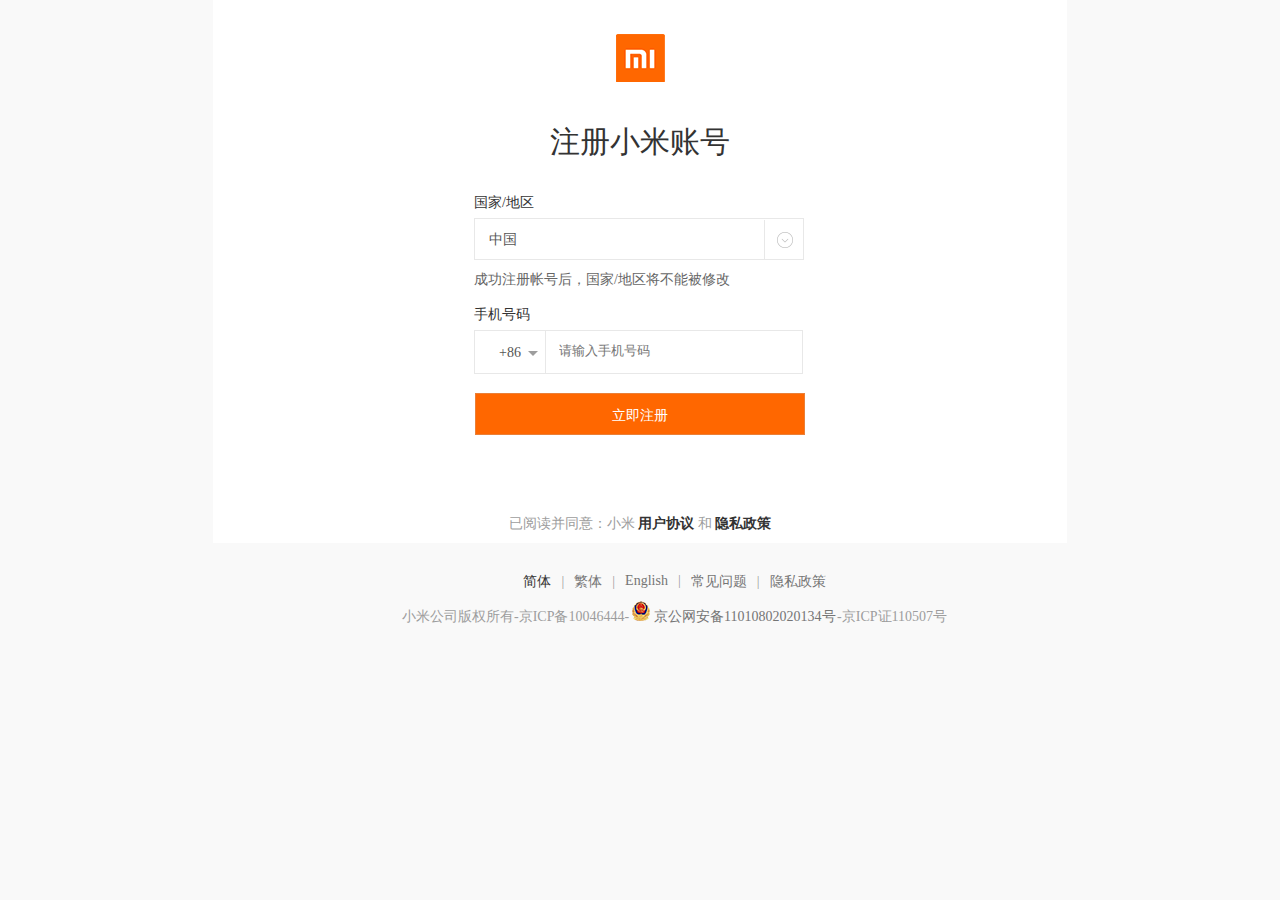
<file: login.html>
<!DOCTYPE html>
<html>
	<head>
		<meta charset="utf-8">
		<title>小米账号-注册</title>
		<script src="js/jquery-1.12.4.min.js" type="text/javascript" charset="utf-8"></script>
		<script src="js/login.js" type="text/javascript" charset="utf-8"></script>
		<script src="js/public-f.js" type="text/javascript" charset="utf-8"></script>
		<link rel="stylesheet" type="text/css" href="css/login.css"/>
	</head>	
	<body>
		<div class="wrapper">
			<div class="wrap">
				<div class="layout">
					<div class="n-frame">
						<div class="logo_area">
							<a href="" class="milogo"></a>
						</div>
						<div class="title-item">
							<p class="title-big">注册小米账号</p>
						</div>
						<div>
							<!-- 表单部分 -->
							<div class="regbox">
								<div class="regbox_item">
									<p class="tit_normal">国家/地区</p>
									<div class="listwrap_cry">
										<!-- 默认国家 -->
										<div class="listtit">
											<div class="tits">
												<p class="result-select">中国</p>
												<i class="icon_cirarr"></i>
											</div>
										</div>
										<!-- 隐藏国家列表 -->
										<div class="country-container-box">
											<div class="country-container">
												<div class="search-code">
													<input type="text" class="search-code-input" autocomplete="off" />
												</div>
												<div class="country-code">
													<div class="contaier countrycode-A">
														<div class="header">A</div>
														<ul class="list">
															<li class="record">
																<span class="record-country">阿富汗</span>
																<span class="record-code"></span>
															</li>
															<li class="record">
																<span class="record-country">阿尔巴尼亚</span>
																<span class="record-code"></span>
															</li>
															<li class="record">
																<span class="record-country">阿尔及利亚</span>
																<span class="record-code"></span>
															</li>
														</ul>
													</div>
													<div class="contaier countrycode-B">
														<div class="header">B</div>
														<ul class="list">
															<li class="record">
																<span class="record-country">巴哈马</span>
															</li>
															<li class="record">
																<span class="record-country">巴林</span>
															</li>
															<li class="record">
																<span class="record-country">孟加拉国</span>
															</li>
														</ul>
													</div>
												</div>
											</div>
										</div>
									</div>
									<div class="region_tip">成功注册帐号后，国家/地区将不能被修改</div>
									<!-- 手机号码 -->
									<p class="tit_normal">手机号码</p>
									<div class="listwrap_tel">
										<div class="inputbg">
											<label class="labelbox">
												<input type="tel" name="phone" placeholder="请输入手机号码" autocomplete="off">
												<div class="cycode_box">
													<!-- 默认国家码 -->
													<div class="reg-phone">
														<div class="tits">
															<p class="cycode_result">+86</p>
															<i class="icon_arrow"></i>
														</div>
													</div>
													<!-- 隐藏国家码列表 -->
													<div class="country-container-box">
														<div class="country-container">
															<div class="search-code">
																<input type="text" class="search-code-input" autocomplete="off" />
															</div>
															<div class="country-code">
																<div class="contaier countrycode-A">
																	<div class="header">A</div>
																	<ul class="list">
																		<li class="record">
																			<span class="record-country">阿富汗</span>
																			<span class="record-code">+93</span>
																		</li>
																		<li class="record">
																			<span class="record-country">阿尔巴尼亚</span>
																			<span class="record-code">+335</span>
																		</li>
																		<li class="record">
																			<span class="record-country">阿尔及利亚</span>
																			<span class="record-code">+213</span>
																		</li>
																	</ul>
																</div>
																<div class="contaier countrycode-B">
																	<div class="header">B</div>
																	<ul class="list">
																		<li class="record">
																			<span class="record-country">巴哈马</span>
																			<span class="record-code">+1</span>
																		</li>
																		<li class="record">
																			<span class="record-country">巴林</span>
																			<span class="record-code">+973</span>
																		</li>
																		<li class="record">
																			<span class="record-country">孟加拉国</span>
																			<span class="record-code">+880</span>
																		</li>
																	</ul>
																</div>
															</div>
														</div>
													</div>
												</div>
											</label>
										</div>
										<dv class="err_tip">
											<div class="dis_box">
												<i class="icon_err"></i>
												<span class="con_err"></span>
											</div>
										</dv>
									</div>
									<!-- 错误信息 --><!-- 占位 -->
									<div class="err_tip">
										<i class="" class="err_log"></i>
										<span class="err_con"></span>
									</div>
									<!-- 注册按钮 -->
									<div class="fixed_bot">
										<input type="submit" class="btnSub" value="立即注册" />
									</div>
								</div>
							</div>
							<!-- 隐私信息部分 -->
							<div class="privacy_box">
								<div class="msg">
									<span>已阅读并同意：小米 </span>
									<a href="">用户协议</a>
									<span>和</span>
									<a href="">隐私政策</a>
								</div>
							</div>
						</div>
					</div>
				</div>
			</div>
		</div>
		<!-- 底部 -->
		<div class="custom_footer">
			<div class="footer_link">
				<ul class="footer_list">
					<li>
						<a href="" class="list_li current">简体</a>|
					</li>
					<li>
						<a href="" class="list_li">繁体</a>|
					</li>
					<li>
						<a href="" class="list_li">English</a>|
					</li>
					<li>
						<a href="" class="list_li">常见问题</a>|
					</li>
					<li>
						<a href="" class="list_li">隐私政策</a>
					</li>
				</ul>
			</div>
			<p class="footer_intro">
				小米公司版权所有-京ICP备10046444-
				<a href="">
					<span>
						<img src="img/register/ghs.png" >
					</span>
					京公网安备11010802020134号
				</a>
				-京ICP证110507号
			</p>
		</div>
	</body>
</html>
</file>
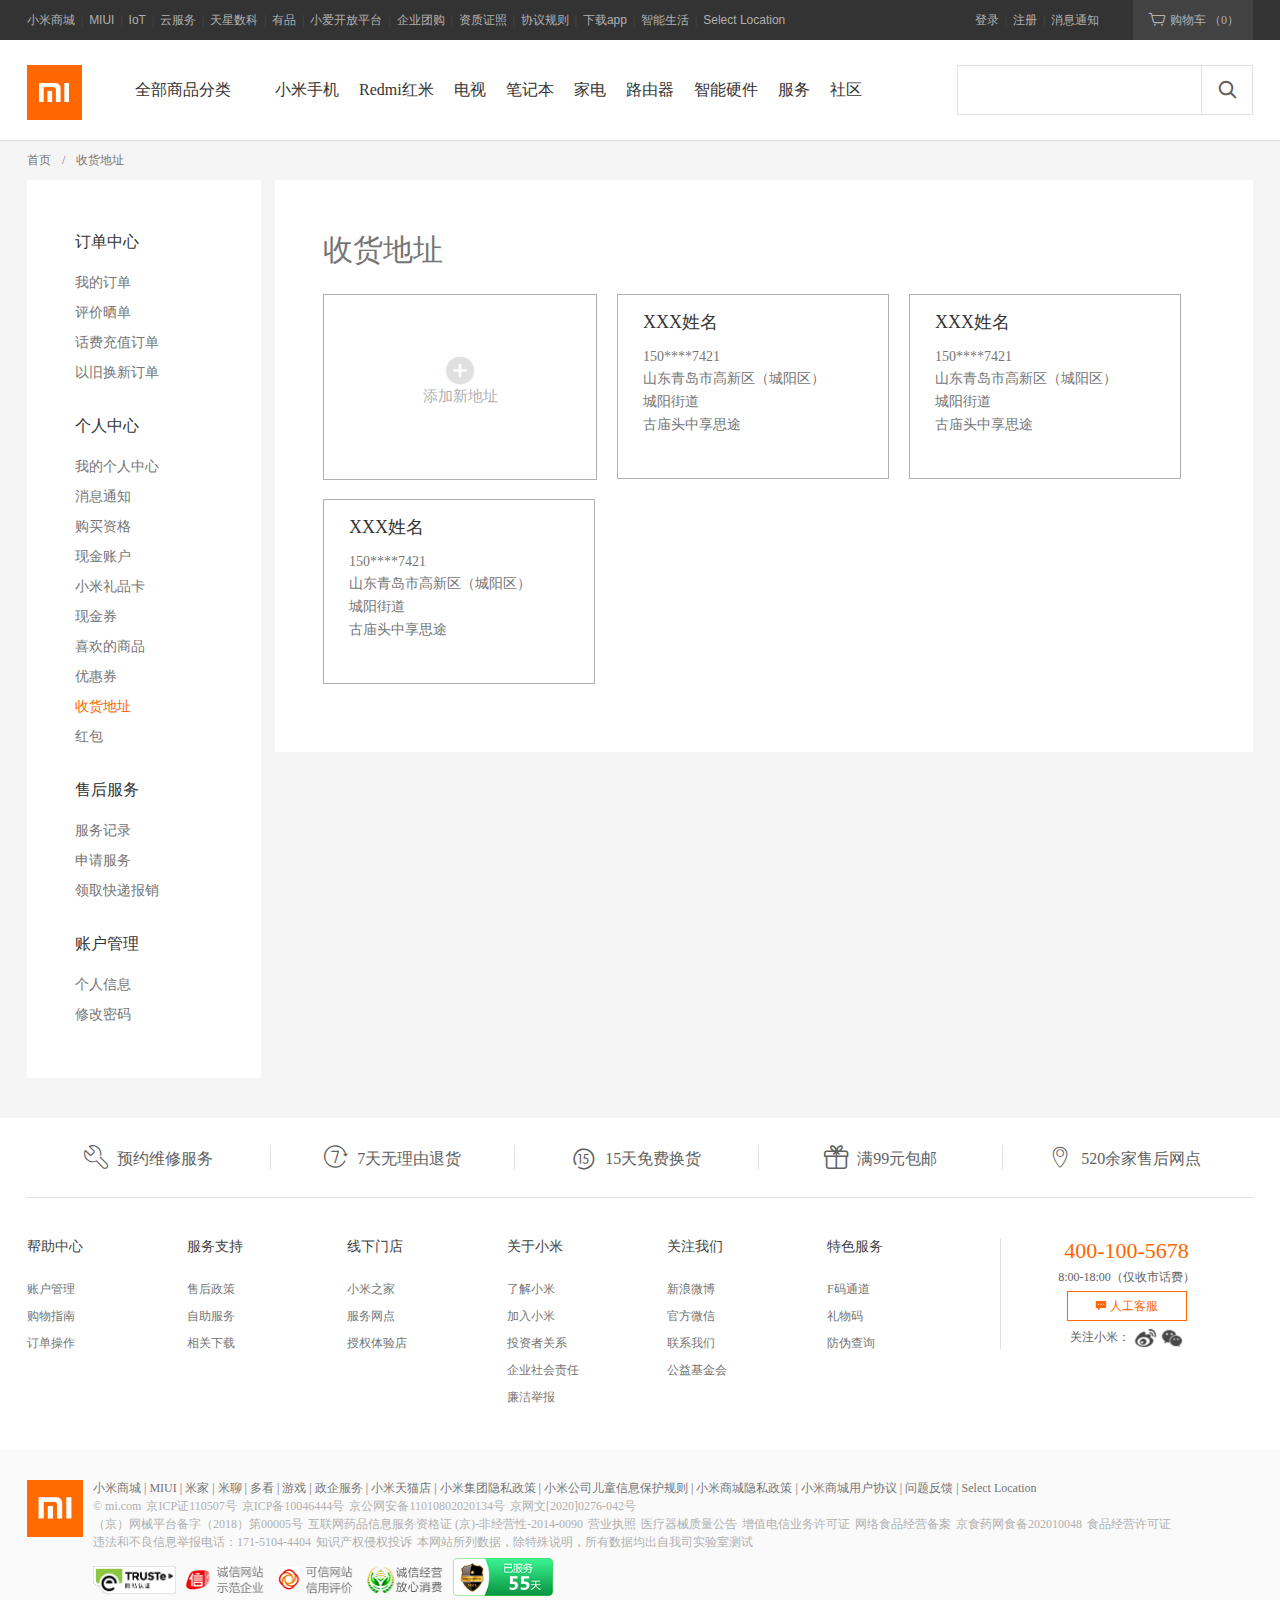
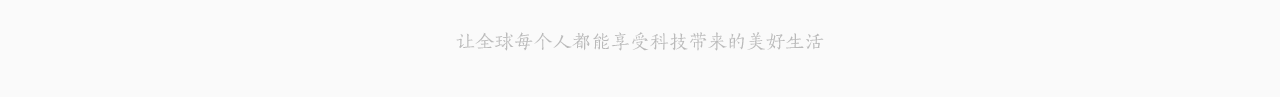
<file: my-address.html>
<!DOCTYPE html>
<html>
	<head>
		<meta charset="utf-8">
		<title>收货地址</title>
		<script src="js/public-f.js" type="text/javascript" charset="utf-8"></script>
		<script src="js/jquery-1.12.4.min.js" type="text/javascript" charset="utf-8"></script>
		<script src="js/public_data.js" type="text/javascript" charset="utf-8"></script>
		<script src="js/my-address.js" type="text/javascript" charset="utf-8"></script>
		<link rel="stylesheet" type="text/css" href="css/clean.css"/>
		<link rel="stylesheet" type="text/css" href="css/my-address.css"/>
	</head>
	
	<body>
		<!-- 头部三个 -->
		<div class="totalHead">
			<div class="nav-top">
				<div class="container">
					<!-- 导航栏 -->
					<div class="list">
						<a href="">小米商城</a>
						<span>|</span>
						<a href="">MIUI</a>
						<span>|</span>
						<a href="">IoT</a>
						<span>|</span>
						<a href="">云服务</a>
						<span>|</span>
						<a href="">天星数科</a>
						<span>|</span>
						<a href="">有品</a>
						<span>|</span>
						<a href="">小爱开放平台</a>
						<span>|</span>
						<a href="">企业团购</a>
						<span>|</span>
						<a href="">资质证照</a>
						<span>|</span>
						<a href="">协议规则</a>
						<span>|</span>
						<a href="" class="download">
							下载app
							<span href=" "><!-- a链接不能套a链接 -->
								<img src="img/download.png" width="90" height="90">
								<span>小米商城APP</span>
							</span>
						</a>
						<span>|</span>
						<a href="">智能生活</a>
						<span>|</span>
						<a href="">Select Location</a>
					</div>
					<!-- 购物车 -->
					<div class="buy">
						<a class="hov" href="">
							<i class="icon">&#xe652</i>
							<span class="cartText">购物车</span>
							<span class="cartNum">（0）</span>
						</a>
						<!-- 购物车隐藏区域 -->
						<div class="cartHide">
							<div></div><!-- 占位 -->
							<div class="cart_logo"></div>
							<div class="cart_text">购物车中还没有商品，赶紧选购吧！</div>
						</div>
					</div>
					<!-- 登录注册 -->
					<div class="sheet">
						<a href="" class="login">登录</a>
						<span>|</span>
						<a href="" class="register">注册</a>
						<span>|</span>
						<a href="">消息通知</a>
					</div>
				</div>
			</div>
			<div class="nav-mid">
				<div class="container">
					<!-- logo -->
					<div class="logo">
						<a href=""></a>
					</div>
					<!-- 动图 导航栏 -->
					<div class="nav">
						<ul>
							<li class="perch">
								<a href="" class="total-list-title">
									<span>全部商品分类</span>
								</a>
								<div class="perch-item"></div>
							</li>
							<li>
								<a href="">
									<span>小米手机</span>
								</a>
								<!-- 导航栏 下拉列表 -->
								<div class="itemChildren">
									<div class="container">
										<ul class="children_list phone"></ul>
									</div>
								</div>
							</li>
							<li>
								<a href="">
									<span>Redmi红米</span>
								</a>
								<div class="itemChildren">
									<div class="container">
										<ul class="children_list red"></ul>
									</div>
								</div>
							</li>
							<li>
								<a href="">
									<span>电视</span>
								</a>
								<div class="itemChildren">
									<div class="container">
										<ul class="children_list tel"></ul>
									</div>
								</div>
							</li>
							<li>
								<a href="">
									<span>笔记本</span>
								</a>
								<div class="itemChildren">
									<div class="container">
										<ul class="children_list note"></ul>
									</div>
								</div>
							</li>
							<li>
								<a href="">
									<span>家电</span>
								</a>
								<div class="itemChildren">
									<div class="container">
										<ul class="children_list elec"></ul>
									</div>
								</div>
							</li>
							<li>
								<a href="">
									<span>路由器</span>
								</a>
								<div class="itemChildren">
									<div class="container">
										<ul class="children_list web"></ul>
									</div>
								</div>
							</li>
							<li>
								<a href="">
									<span>智能硬件</span>
								</a>
								<div class="itemChildren">
									<div class="container">
										<ul class="children_list smart"></ul>
									</div>
								</div>
							</li>
							<li>
								<a href="">
									<span>服务</span>
								</a>
							</li>
							<li>
								<a href="">
									<span>社区</span>
								</a>
							</li>
						</ul>
					</div>
					<!-- 搜索框 -->
					<div class="select">
						<input type="submit" class="icon" value="&#xe619" />
						<input type="text" class="text" placeholder="" />
						<ul class="list"></ul>
					</div>
				</div>
			</div>
		</div>
		
		<!--返回 -->
		<div class="goBack">
			<div class="container">
				<a href="">首页</a>
				<span>/</span>
				<span>收货地址</span>
			</div>
		</div>
		
		
		<!-- 主体 -->
		<div class="page">
			<div class="container page-main">
				<div class="page-box">
					<!-- 左边 -->
					<div class="left">
						<div class="menu-box">
							<h3 class="title">订单中心</h3>
							<ul class="list">
								<li><a href="" class="my_order">我的订单</a></li>
								<li><a href="">评价晒单</a></li>
								<li><a href="">话费充值订单</a></li>
								<li><a href="" class="oldForNew">以旧换新订单</a></li>
							</ul>
						</div>
						<div class="menu-box">
							<h3 class="title">个人中心</h3>
							<ul class="list">
								<li><a href="" class="person-cen">我的个人中心</a></li>
								<li><a href="">消息通知</a></li>
								<li><a href="">购买资格</a></li>
								<li><a href="">现金账户</a></li>
								<li><a href="">小米礼品卡</a></li>
								<li><a href="">现金券</a></li>
								<li><a href="">喜欢的商品</a></li>
								<li><a href="">优惠券</a></li>
								<li><a href="" style="color: #ff6700;">收货地址</a></li>
								<li><a href="">红包</a></li>
							</ul>
						</div>
						<div class="menu-box">
							<h3 class="title">售后服务</h3>
							<ul class="list">
								<li><a href="">服务记录</a></li>
								<li><a href="">申请服务</a></li>
								<li><a href="">领取快递报销</a></li>
							</ul>
						</div>
						<div class="menu-box">
							<h3 class="title">账户管理</h3>
							<ul class="list">
								<li><a href="">个人信息</a></li>
								<li><a href="">修改密码</a></li>
							</ul>
						</div>
					</div>
					
					<!-- 右边 订单信息 -->
					<div class="right">
						<div class="main-box">
							<!-- 标题 -->
							<div class="title">
								<h3>收货地址</h3>
							</div>
							<!-- 主体 -->
							<div class="addr-con">
								<div class="add-adrs">
									<div class="adrs-box">
										<i class="icon">&#xe68f</i>
										<p>添加新地址</p>
									</div>
								</div>
								<ul class="myAddr-con">
									<li class="myAddr">
										<h2 class="name">XXX姓名</h2>
										<span class="tel">150****7421</span>
										<span class="addrs">山东青岛市高新区（城阳区）</span>
										<span class="delivery">城阳街道</span>
										<span class="deta">古庙头中享思途</span>
										<div class="btn">
											<div class="btn-edit"><a href="#">修改</a></div>
											<div class="btn-del"><a href="#">删除</a></div>
										</div>
									</li>
									<li class="myAddr">
										<h2 class="name">XXX姓名</h2>
										<span class="tel">150****7421</span>
										<span>山东青岛市高新区（城阳区）</span>
										<span>城阳街道</span>
										<span>古庙头中享思途</span>
										<div class="btn">
											<div class="btn-edit"><a href="#">修改</a></div>
											<div class="btn-del"><a href="#">删除</a></div>
										</div>
									</li>
									<li class="myAddr">
										<h2 class="name">XXX姓名</h2>
										<span class="tel">150****7421</span>
										<span>山东青岛市高新区（城阳区）</span>
										<span>城阳街道</span>
										<span>古庙头中享思途</span>
										<div class="btn">
											<div class="btn-edit"><a href="#">修改</a></div>
											<div class="btn-del"><a href="#">删除</a></div>
										</div>
									</li>
									
								</ul>
							</div>
						</div>
					</div>
				</div>
			</div>
		</div>
		
		<!-- 点击添加新地址弹窗 -->
		<div class="address-window-box">
			<div class="address-window-con">
				<div class="address-window-close">
					<p>添加收货地址</p>
					<span>x</span>
				</div>
				<div class="address-window-tip">
					<!-- 姓名电话 -->
					<div class="name-tel-box">
						<div class="name-box">
							<p>姓名</p>
							<input type="text" autocomplete="off"/>
							<b class="msg msg-error">请输入收货人姓名</b>
						</div>
						<div class="tel-box">
							<p>手机号</p>
							<input type="tel" autocomplete="off"/>
							<b class="msg msg-error">请输入正确的手机号码</b>
						</div>
					</div>
					<!-- 地址 -->
					<div class="addre-box">
						<!-- 输入框 -->
						<div class="addre-con">
							<span>选择省 / 市 / 区 / 街道</span>
							<i class="icon"> &#xe858 </i>
							<b class="msg msg-error">请选择收货地址</b>
						</div>
						<!-- 搜索、选择地址栏 -->
						<div class="search-addre-box">
							<div class="search-addre-con">
								<i class="icon close-btn">x</i>
								<div class="con">
									<!-- 搜索 -->
									<div class="search-con">
										<div class="search-bar">
											<i class="icon">&#xe619</i>
											<input type="text" placeholder="输入街道、乡镇、小区或商圈名称" />
										</div>
										<div class="search-example">例如：北京 华润五彩城</div>
									</div>
									<!-- 选择 -->
									<div class="select-box">
										<ul class="area-sele">
											<li class="province">选择省份/自治区</li>
											<li class="city">选择城市/地区</li>
											<li class="county">选择区县</li>
											<li class="delivery">选择配送区域</li>
										</ul>
										<div class="area">
											<ul class="area-item">
												<!-- 插入数据 -->
											</ul>
										</div>
									</div>
								</div>
								<div class="tab-control">
									<p class="sele">手动选择地址 ></p>
									<p class="search">搜索地址快速定位 ></p>
								</div>
							</div>
						</div>
						<!-- 选择 -->
						<div class="select-addre-box">
							
						</div>
					</div>
					<!-- 详细地址 -->
					<div class="detailed-address-box">
						<p>详细地址</p>
						<textarea rows="" cols="" class="detailed-address" placeholder="详细地址，路名或街道名称，门牌号" autocomplete="off">
						</textarea>
						<b class="msg msg-error">详细地址长度不对，最小为 5 个字，最大32个字</b>
					</div>
					<!-- 地址标签 -->
					<div class="address-labels-box">
						<p>地址标签</p>
						<input type="text" placeholder='如"家"、"公司"。限5个字内'>
					</div>
				</div>
				<div class="address-window-btn">
					<div class="address-window-sure">
						<span>确定</span>
					</div>
					<div class="address-window-cancel">
						<span>取消</span>
					</div>
				</div>
			</div>
		</div>
		
		<!-- 添加删除按钮弹窗 -->
		<div class="address-close-window">
			<div class="address-close-con">
				<div class="address-close-x">
					<span>x</span>
				</div>
				<div class="address-close-tip">
					<span>你确定要删除该地址吗？</span>
				</div>
				<div class="address-close-btn">
					<div class="address-close-sure">
						<span>确定</span>
					</div>
					<div class="address-close-cancel">
						<span>取消</span>
					</div>
				</div>
			</div>
		</div>
		
		
		
		<!-- 底部 -->
		<div class="footer">
			<div class="container">
				<!-- icon区域 -->
				<div class="top">
					<ul>
						<li>
							<a href="">
								<i class="icon">&#xe629</i>
								<span>预约维修服务</span>
							</a>
						</li>
						<li>
							<a href="">
								<i class="icon">&#xe60e</i>
								<span>7天无理由退货</span>
							</a>
						</li>
						<li>
							<a href="">
								<i class="icon">&#xe606</i>
								<span>15天免费换货</span>
							</a>
						</li>
						<li>
							<a href="">
								<i class="icon">&#xe624</i>
								<span>满99元包邮</span>
							</a>
						</li>
						<li>
							<a href="">
								<i class="icon">&#xe653</i>
								<span>520余家售后网点</span>
							</a>
						</li>
					</ul>
				</div>
				<!-- 信息列表 -->
				<div class="bot">
					<div class="help">
						<ul>
							<div>帮助中心</div>
							<li><a href="">账户管理</a></li>
							<li><a href="">购物指南</a></li>
							<li><a href="">订单操作</a></li>
						</ul>
						<ul>
							<div>服务支持</div>
							<li><a href="">售后政策</a></li>
							<li><a href="">自助服务</a></li>
							<li><a href="">相关下载</a></li>
						</ul>
						<ul>
							<div>线下门店</div>
							<li><a href="">小米之家</a></li>
							<li><a href="">服务网点</a></li>
							<li><a href="">授权体验店</a></li>
						</ul>
						<ul>
							<div>关于小米</div>
							<li><a href="">了解小米</a></li>
							<li><a href="">加入小米</a></li>
							<li><a href="">投资者关系</a></li>
							<li><a href="">企业社会责任</a></li>
							<li><a href="">廉洁举报</a></li>
						</ul>
						<ul>
							<div>关注我们</div>
							<li><a href="">新浪微博</a></li>
							<li><a href="">官方微信</a></li>
							<li><a href="">联系我们</a></li>
							<li><a href="">公益基金会</a></li>
						</ul>
						<ul>
							<div>特色服务</div>
							<li><a href="">F码通道</a></li>
							<li><a href="">礼物码</a></li>
							<li><a href="">防伪查询</a></li>
						</ul>
					</div>
					<!-- 热线 -->
					<div class="hotLine">
						<ul>
							<li>400-100-5678</li>
							<li>8:00-18:00（仅收市话费）</li>
							<li>
								<input type="button" value="&#xe61b 人工客服" class="icon"/>
							</li>
							<li class="logo">
								<span>关注小米：</span>
								<a class="wb" href=""></a>
								<a class="wx" href=""></a>
								<img src="img/wx-img.png" >
							</li>
						</ul>
					</div>
				</div>
			</div>
		</div>
		<!-- 版权信息 -->
		<div class="copy">
			<div class="container">
				<div class="logo">
					<img src="img/lo.PNG" >
				</div>
				<div class="copyRight">
					<!-- 脚部导航 -->
					<div class="nav">
						<a href="">小米商城</a>
						<span>|</span>
						<a href="">MIUI</a>
						<span>|</span>
						<a href="">米家</a>
						<span>|</span>
						<a href="">米聊</a>
						<span>|</span>
						<a href="">多看</a>
						<span>|</span>
						<a href="">游戏</a>
						<span>|</span>
						<a href="">政企服务</a>
						<span>|</span>
						<a href="">小米天猫店</a>
						<span>|</span>
						<a href="">小米集团隐私政策</a>
						<span>|</span>
						<a href="">小米公司儿童信息保护规则</a>
						<span>|</span>
						<a href="">小米商城隐私政策</a>
						<span>|</span>
						<a href="">小米商城用户协议</a>
						<span>|</span>
						<a href="">问题反馈</a>
						<span>|</span>
						<a href="">Select Location</a>
					</div>
					<!-- 版权信息 -->
					<div class="cpr">
						<ul>
							<li><a href="">© mi.com</a></li>
							<li>京ICP证110507号</li>
							<li><a href="">京ICP备10046444号</a></li>
							<li><a href="">京公网安备11010802020134号</a></li>
							<li><a href="">京网文[2020]0276-042号</a></li>
						</ul>
						<ul>
							<li><a href="">（京）网械平台备字（2018）第00005号</a></li>
							<li><a href="">互联网药品信息服务资格证 (京)-非经营性-2014-0090</a></li>
							<li><a href="">营业执照</a></li>
							<li><a href="">医疗器械质量公告</a></li>
						</ul>
						<ul>
							<li><a href="">增值电信业务许可证</a></li>
							<li>网络食品经营备案</li>
							<li>京食药网食备202010048</li>
							<li><a href="">食品经营许可证</a></li>
						</ul>
						<ul>
							<li>违法和不良信息举报电话：171-5104-4404</li>
							<li><a href="">知识产权侵权投诉</a></li>
							<li>本网站所列数据，除特殊说明，所有数据均出自我司实验室测试</li>
						</ul>
					</div>
				</div>
				<div class="pic">
					<div>
						<img src="img/truste.png" width="83px" height="28px">
					</div>
					<div>
						<img src="img/v-logo-2.png" width="83px" height="28px">
					</div>
					<div>
						<img src="img/v-logo-1.png" width="83px" height="28px">
					</div>
					<div>
						<img src="./img/ba10428a4f9495ac310fd0b5e0cf8370.png" width="83px" height="28px">
					</div>
					<div class="footer_log">
						<img src="./img/ad.png" >
					</div>
				</div>
				<div class="footer_logo">
					
				</div>
			</div>
		</div>
		
		
	</body>
</html>
</file>
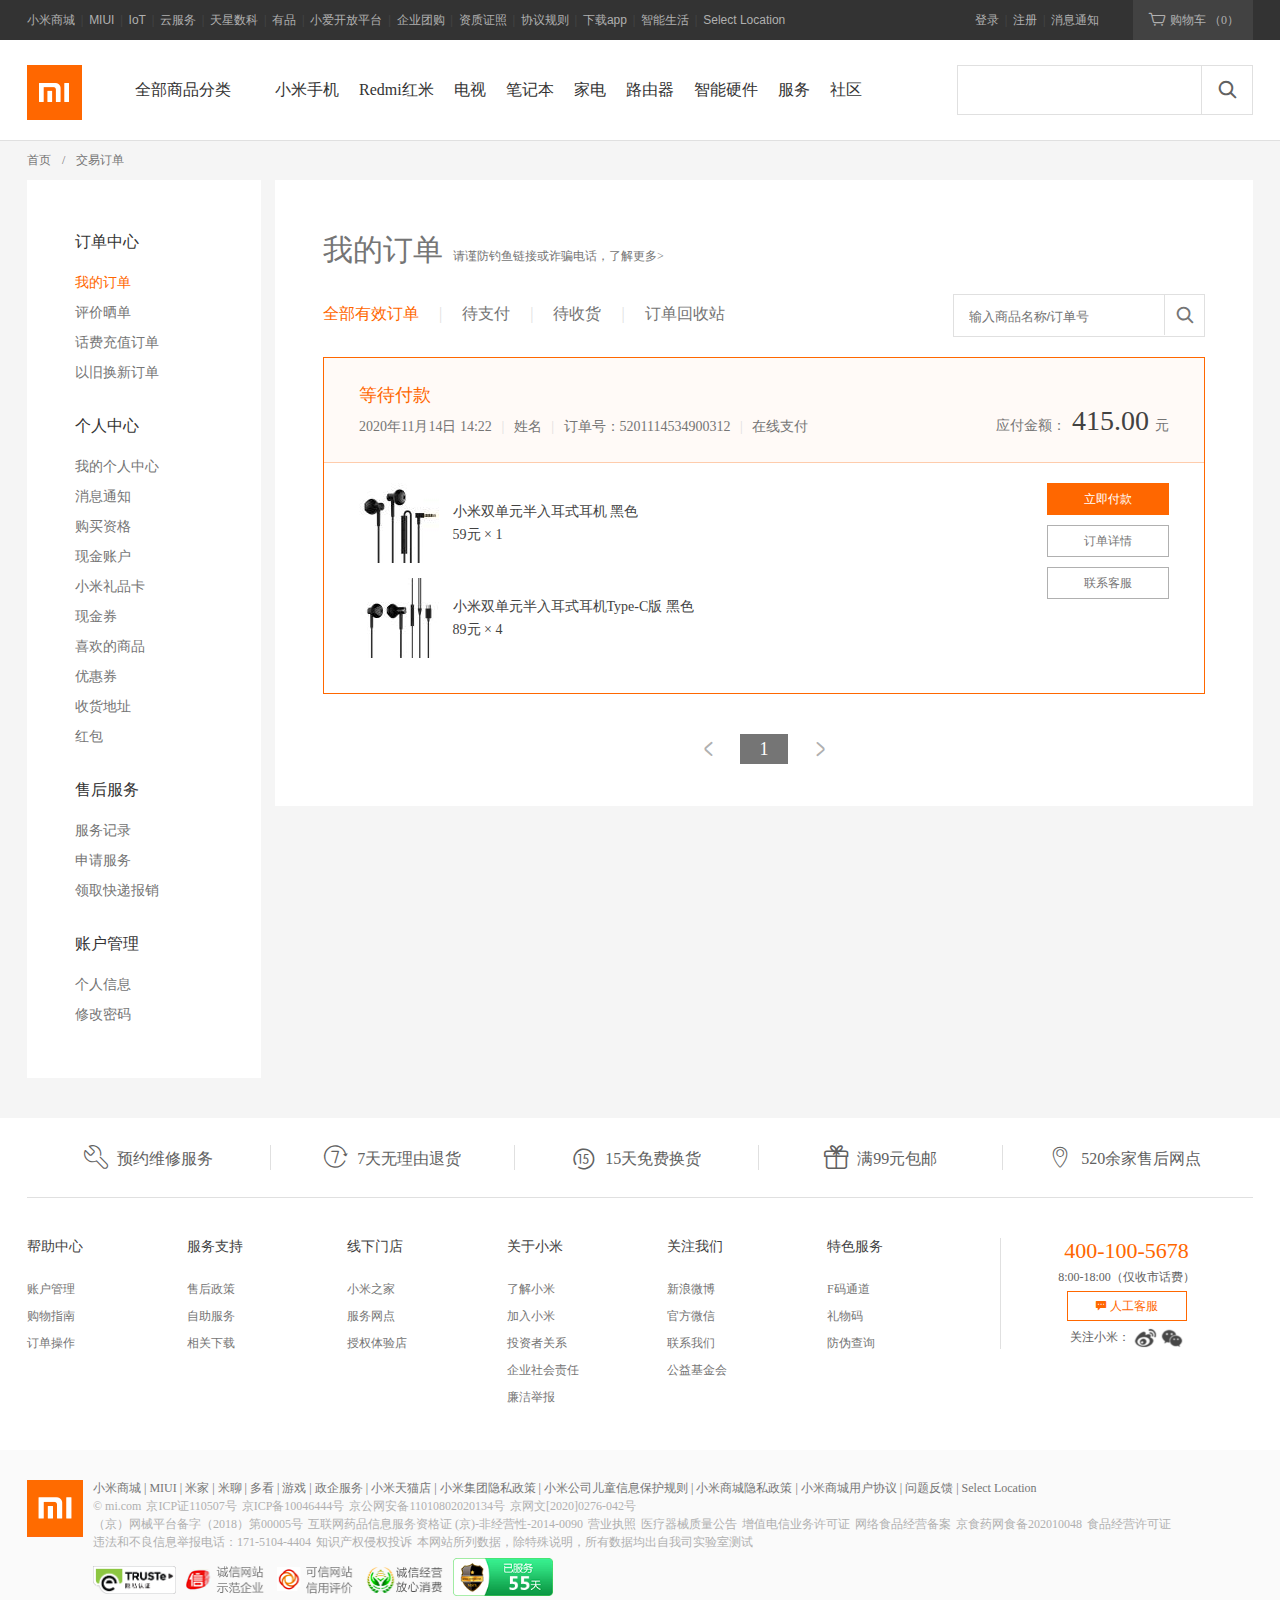
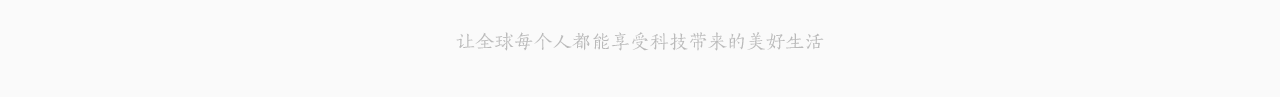
<file: my-order.html>
<!DOCTYPE html>
<html>
	<head>
		<meta charset="utf-8">
		<title>我的订单</title>
		<script src="js/public-f.js" type="text/javascript" charset="utf-8"></script>
		<script src="js/jquery-1.12.4.min.js" type="text/javascript" charset="utf-8"></script>
		<script src="js/public_data.js" type="text/javascript" charset="utf-8"></script>
		<script src="js/my-order.js" type="text/javascript" charset="utf-8"></script>
		<link rel="stylesheet" type="text/css" href="css/clean.css"/>
		<link rel="stylesheet" type="text/css" href="./css/my-order.css"/>
	</head>
	<body>
		<!-- 头部三个 -->
		<div class="totalHead">
			<div class="nav-top">
				<div class="container">
					<!-- 导航栏 -->
					<div class="list">
						<a href="">小米商城</a>
						<span>|</span>
						<a href="">MIUI</a>
						<span>|</span>
						<a href="">IoT</a>
						<span>|</span>
						<a href="">云服务</a>
						<span>|</span>
						<a href="">天星数科</a>
						<span>|</span>
						<a href="">有品</a>
						<span>|</span>
						<a href="">小爱开放平台</a>
						<span>|</span>
						<a href="">企业团购</a>
						<span>|</span>
						<a href="">资质证照</a>
						<span>|</span>
						<a href="">协议规则</a>
						<span>|</span>
						<a href="" class="download">
							下载app
							<span href=" "><!-- a链接不能套a链接 -->
								<img src="img/download.png" width="90" height="90">
								<span>小米商城APP</span>
							</span>
						</a>
						<span>|</span>
						<a href="">智能生活</a>
						<span>|</span>
						<a href="">Select Location</a>
					</div>
					<!-- 购物车 -->
					<div class="buy">
						<a class="hov" href="">
							<i class="icon">&#xe652</i>
							<span class="cartText">购物车</span>
							<span class="cartNum">（0）</span>
						</a>
						<!-- 购物车隐藏区域 -->
						<div class="cartHide">
							<div></div><!-- 占位 -->
							<div class="cart_logo"></div>
							<div class="cart_text">购物车中还没有商品，赶紧选购吧！</div>
						</div>
					</div>
					<!-- 登录注册 -->
					<div class="sheet">
						<a href="" class="login">登录</a>
						<span>|</span>
						<a href="" class="register">注册</a>
						<span>|</span>
						<a href="">消息通知</a>
					</div>
				</div>
			</div>
			<div class="nav-mid">
				<div class="container">
					<!-- logo -->
					<div class="logo">
						<a href=""></a>
					</div>
					<!-- 动图 导航栏 -->
					<div class="nav">
						<ul>
							<li class="perch">
								<a href="" class="total-list-title">
									<span>全部商品分类</span>
								</a>
								<div class="perch-item"></div>
							</li>
							<li>
								<a href="">
									<span>小米手机</span>
								</a>
								<!-- 导航栏 下拉列表 -->
								<div class="itemChildren">
									<div class="container">
										<ul class="children_list phone"></ul>
									</div>
								</div>
							</li>
							<li>
								<a href="">
									<span>Redmi红米</span>
								</a>
								<div class="itemChildren">
									<div class="container">
										<ul class="children_list red"></ul>
									</div>
								</div>
							</li>
							<li>
								<a href="">
									<span>电视</span>
								</a>
								<div class="itemChildren">
									<div class="container">
										<ul class="children_list tel"></ul>
									</div>
								</div>
							</li>
							<li>
								<a href="">
									<span>笔记本</span>
								</a>
								<div class="itemChildren">
									<div class="container">
										<ul class="children_list note"></ul>
									</div>
								</div>
							</li>
							<li>
								<a href="">
									<span>家电</span>
								</a>
								<div class="itemChildren">
									<div class="container">
										<ul class="children_list elec"></ul>
									</div>
								</div>
							</li>
							<li>
								<a href="">
									<span>路由器</span>
								</a>
								<div class="itemChildren">
									<div class="container">
										<ul class="children_list web"></ul>
									</div>
								</div>
							</li>
							<li>
								<a href="">
									<span>智能硬件</span>
								</a>
								<div class="itemChildren">
									<div class="container">
										<ul class="children_list smart"></ul>
									</div>
								</div>
							</li>
							<li>
								<a href="">
									<span>服务</span>
								</a>
							</li>
							<li>
								<a href="">
									<span>社区</span>
								</a>
							</li>
						</ul>
					</div>
					<!-- 搜索框 -->
					<div class="select">
						<input type="submit" class="icon" value="&#xe619" />
						<input type="text" class="text" placeholder="" />
						<ul class="list"></ul>
					</div>
				</div>
			</div>
		</div>
		
		<!--返回 -->
		<div class="goBack">
			<div class="container">
				<a href="">首页</a>
				<span>/</span>
				<span>交易订单</span>
			</div>
		</div>
		
		
		<!-- 主体 -->
		<div class="page">
			<div class="container page-main">
				<div class="page-box">
					<!-- 左边 -->
					<div class="left">
						<div class="menu-box">
							<h3 class="title">订单中心</h3>
							<ul class="list">
								<li><a href="" style="color: #FF6700;">我的订单</a></li>
								<li><a href="">评价晒单</a></li>
								<li><a href="">话费充值订单</a></li>
								<li><a href="" class="oldForNew">以旧换新订单</a></li>
							</ul>
						</div>
						<div class="menu-box">
							<h3 class="title">个人中心</h3>
							<ul class="list">
								<li><a href="" class="person-cen">我的个人中心</a></li>
								<li><a href="">消息通知</a></li>
								<li><a href="">购买资格</a></li>
								<li><a href="">现金账户</a></li>
								<li><a href="">小米礼品卡</a></li>
								<li><a href="">现金券</a></li>
								<li><a href="">喜欢的商品</a></li>
								<li><a href="">优惠券</a></li>
								<li><a href="" class="getGoodsAddress">收货地址</a></li>
								<li><a href="">红包</a></li>
							</ul>
						</div>
						<div class="menu-box">
							<h3 class="title">售后服务</h3>
							<ul class="list">
								<li><a href="">服务记录</a></li>
								<li><a href="">申请服务</a></li>
								<li><a href="">领取快递报销</a></li>
							</ul>
						</div>
						<div class="menu-box">
							<h3 class="title">账户管理</h3>
							<ul class="list">
								<li><a href="">个人信息</a></li>
								<li><a href="">修改密码</a></li>
							</ul>
						</div>
					</div>
					
					<!-- 右边 订单信息 -->
					<div class="right">
						<div class="main-box">
							<!-- 标题 -->
							<div class="title">
								<h3>我的订单</h3>
								<span>请谨防钓鱼链接或诈骗电话，<a href="">了解更多></a></span>
							</div>
							<!-- 主体 -->
							<div class="list">
								<ul>
									<li class="act">全部有效订单</li>
									<span>|</span>
									<li>待支付</li>
									<span>|</span>
									<li>待收货</li>
									<span>|</span>
									<li>订单回收站</li>
								</ul>
								<div class="search">
									<input type="text" placeholder="输入商品名称/订单号" />
									<input type="button" class="icon" value="&#xe619" />
								</div>
							</div>
							<!-- 订单主体 -->
							   <!-- 全部有效订单 -->
							<div class="order-item "  id="order-item-act">
								<div class="order-box">
									<!-- 主体 -->
									<div class="order-con">
										<div class="con-top">
											<h2>等待付款</h2>
											<ul>
												<li>2020年11月14日 14:22</li>
												<span>|</span>
												<li>姓名</li>
												<span>|</span>
												<li>订单号：<a href="">5201114534900312</a></li>
												<span>|</span>
												<li>在线支付</li>
												<div class="price">
													应付金额：<span>415.00</span>元
												</div>
											</ul>
										</div>
										<div class="con-bot">
											<div class="bot-left">
												<div class="bot-item">
													<img src="img/order1.jpg" >
													<div class="text">
														<a href="">小米双单元半入耳式耳机 黑色</a>
														<span>59元 × 1</span>
													</div>
												</div>
												<div class="bot-item">
													<img src="img/order2.jpg" >
													<div class="text">
														<a href="">小米双单元半入耳式耳机Type-C版 黑色</a>
														<span>89元 × 4</span>
													</div>
												</div>
											</div>
											<div class="bot-right">
												<ul>
													<li class="pay">立即付款</li>
													<li class="details">订单详情</li>
													<li>联系客服</li>
												</ul>
											</div>
										</div>
										
									</div>
									<!-- 翻页 -->
									<div class="paging-box">
										<div class="paging-con">
											<!-- 左按钮 -->
											<div class="lft-btn">
												<i class="icon">&#xe856</i>
											</div>
											<!-- 页数 -->
											<div class="page-num">
												<ul>
													<li>1</li>
												</ul>
											</div>
											<!-- 右按钮 -->
											<div class="rgt-btn">
												<i class="icon">&#xe857</i>
											</div>
										</div>
									</div>
								</div>
							</div>
							
							<!-- 待支付 -->
							<div class="order-item">
								<div class="order-box">
									<!-- 主体 -->
									<div class="order-con">
										<div class="con-top">
											<h2>等待付款</h2>
											<ul>
												<li>2020年11月14日 14:22</li>
												<span>|</span>
												<li>姓名</li>
												<span>|</span>
												<li>订单号：<a href="">5201114534900312</a></li>
												<span>|</span>
												<li>在线支付</li>
												<div class="price">
													应付金额：<span>415.00</span>元
												</div>
											</ul>
										</div>
										<div class="con-bot">
											<div class="bot-left">
												<div class="bot-item">
													<img src="img/order1.jpg" >
													<div class="text">
														<a href="">小米双单元半入耳式耳机 黑色</a>
														<span>59元 × 1</span>
													</div>
												</div>
												<div class="bot-item">
													<img src="img/order2.jpg" >
													<div class="text">
														<a href="">小米双单元半入耳式耳机Type-C版 黑色</a>
														<span>89元 × 4</span>
													</div>
												</div>
											</div>
											<div class="bot-right">
												<ul>
													<li class="pay">立即付款</li>
													<li>订单详情</li>
													<li>联系客服</li>
												</ul>
											</div>
										</div>
										
									</div>
									<!-- 翻页 -->
									<div class="paging-box">
										<div class="paging-con">
											<!-- 左按钮 -->
											<div class="lft-btn">
												<i class="icon">&#xe856</i>
											</div>
											<!-- 页数 -->
											<div class="page-num">
												<ul>
													<li>1</li>
												</ul>
											</div>
											<!-- 右按钮 -->
											<div class="rgt-btn">
												<i class="icon">&#xe857</i>
											</div>
										</div>
									</div>
								</div>
							</div>
							
							<!-- 待收货 -->
							<div class="order-item">
								<div class="order-box-take">
									<span>当前没有待收货订单</span>
								</div>
							</div>
							
							<!-- 订单回收站 -->
							<div class="order-item">
								<div class="order-box-take">
									<span>当前没有回收站订单</span>
								</div>
							</div>
							
						</div>
					</div>
				</div>
			</div>
		</div>
		
		
		
		
		
		
		
		
		<!-- 底部 -->
		<div class="footer">
			<div class="container">
				<!-- icon区域 -->
				<div class="top">
					<ul>
						<li>
							<a href="">
								<i class="icon">&#xe629</i>
								<span>预约维修服务</span>
							</a>
						</li>
						<li>
							<a href="">
								<i class="icon">&#xe60e</i>
								<span>7天无理由退货</span>
							</a>
						</li>
						<li>
							<a href="">
								<i class="icon">&#xe606</i>
								<span>15天免费换货</span>
							</a>
						</li>
						<li>
							<a href="">
								<i class="icon">&#xe624</i>
								<span>满99元包邮</span>
							</a>
						</li>
						<li>
							<a href="">
								<i class="icon">&#xe653</i>
								<span>520余家售后网点</span>
							</a>
						</li>
					</ul>
				</div>
				<!-- 信息列表 -->
				<div class="bot">
					<div class="help">
						<ul>
							<div>帮助中心</div>
							<li><a href="">账户管理</a></li>
							<li><a href="">购物指南</a></li>
							<li><a href="">订单操作</a></li>
						</ul>
						<ul>
							<div>服务支持</div>
							<li><a href="">售后政策</a></li>
							<li><a href="">自助服务</a></li>
							<li><a href="">相关下载</a></li>
						</ul>
						<ul>
							<div>线下门店</div>
							<li><a href="">小米之家</a></li>
							<li><a href="">服务网点</a></li>
							<li><a href="">授权体验店</a></li>
						</ul>
						<ul>
							<div>关于小米</div>
							<li><a href="">了解小米</a></li>
							<li><a href="">加入小米</a></li>
							<li><a href="">投资者关系</a></li>
							<li><a href="">企业社会责任</a></li>
							<li><a href="">廉洁举报</a></li>
						</ul>
						<ul>
							<div>关注我们</div>
							<li><a href="">新浪微博</a></li>
							<li><a href="">官方微信</a></li>
							<li><a href="">联系我们</a></li>
							<li><a href="">公益基金会</a></li>
						</ul>
						<ul>
							<div>特色服务</div>
							<li><a href="">F码通道</a></li>
							<li><a href="">礼物码</a></li>
							<li><a href="">防伪查询</a></li>
						</ul>
					</div>
					<!-- 热线 -->
					<div class="hotLine">
						<ul>
							<li>400-100-5678</li>
							<li>8:00-18:00（仅收市话费）</li>
							<li>
								<input type="button" value="&#xe61b 人工客服" class="icon"/>
							</li>
							<li class="logo">
								<span>关注小米：</span>
								<a class="wb" href=""></a>
								<a class="wx" href=""></a>
								<img src="img/wx-img.png" >
							</li>
						</ul>
					</div>
				</div>
			</div>
		</div>
		<!-- 版权信息 -->
		<div class="copy">
			<div class="container">
				<div class="logo">
					<img src="img/lo.PNG" >
				</div>
				<div class="copyRight">
					<!-- 脚部导航 -->
					<div class="nav">
						<a href="">小米商城</a>
						<span>|</span>
						<a href="">MIUI</a>
						<span>|</span>
						<a href="">米家</a>
						<span>|</span>
						<a href="">米聊</a>
						<span>|</span>
						<a href="">多看</a>
						<span>|</span>
						<a href="">游戏</a>
						<span>|</span>
						<a href="">政企服务</a>
						<span>|</span>
						<a href="">小米天猫店</a>
						<span>|</span>
						<a href="">小米集团隐私政策</a>
						<span>|</span>
						<a href="">小米公司儿童信息保护规则</a>
						<span>|</span>
						<a href="">小米商城隐私政策</a>
						<span>|</span>
						<a href="">小米商城用户协议</a>
						<span>|</span>
						<a href="">问题反馈</a>
						<span>|</span>
						<a href="">Select Location</a>
					</div>
					<!-- 版权信息 -->
					<div class="cpr">
						<ul>
							<li><a href="">© mi.com</a></li>
							<li>京ICP证110507号</li>
							<li><a href="">京ICP备10046444号</a></li>
							<li><a href="">京公网安备11010802020134号</a></li>
							<li><a href="">京网文[2020]0276-042号</a></li>
						</ul>
						<ul>
							<li><a href="">（京）网械平台备字（2018）第00005号</a></li>
							<li><a href="">互联网药品信息服务资格证 (京)-非经营性-2014-0090</a></li>
							<li><a href="">营业执照</a></li>
							<li><a href="">医疗器械质量公告</a></li>
						</ul>
						<ul>
							<li><a href="">增值电信业务许可证</a></li>
							<li>网络食品经营备案</li>
							<li>京食药网食备202010048</li>
							<li><a href="">食品经营许可证</a></li>
						</ul>
						<ul>
							<li>违法和不良信息举报电话：171-5104-4404</li>
							<li><a href="">知识产权侵权投诉</a></li>
							<li>本网站所列数据，除特殊说明，所有数据均出自我司实验室测试</li>
						</ul>
					</div>
				</div>
				<div class="pic">
					<div>
						<img src="img/truste.png" width="83px" height="28px">
					</div>
					<div>
						<img src="img/v-logo-2.png" width="83px" height="28px">
					</div>
					<div>
						<img src="img/v-logo-1.png" width="83px" height="28px">
					</div>
					<div>
						<img src="./img/ba10428a4f9495ac310fd0b5e0cf8370.png" width="83px" height="28px">
					</div>
					<div class="footer_log">
						<img src="./img/ad.png" >
					</div>
				</div>
				<div class="footer_logo">
					
				</div>
			</div>
		</div>
		
		
	</body>
</html>
</file>
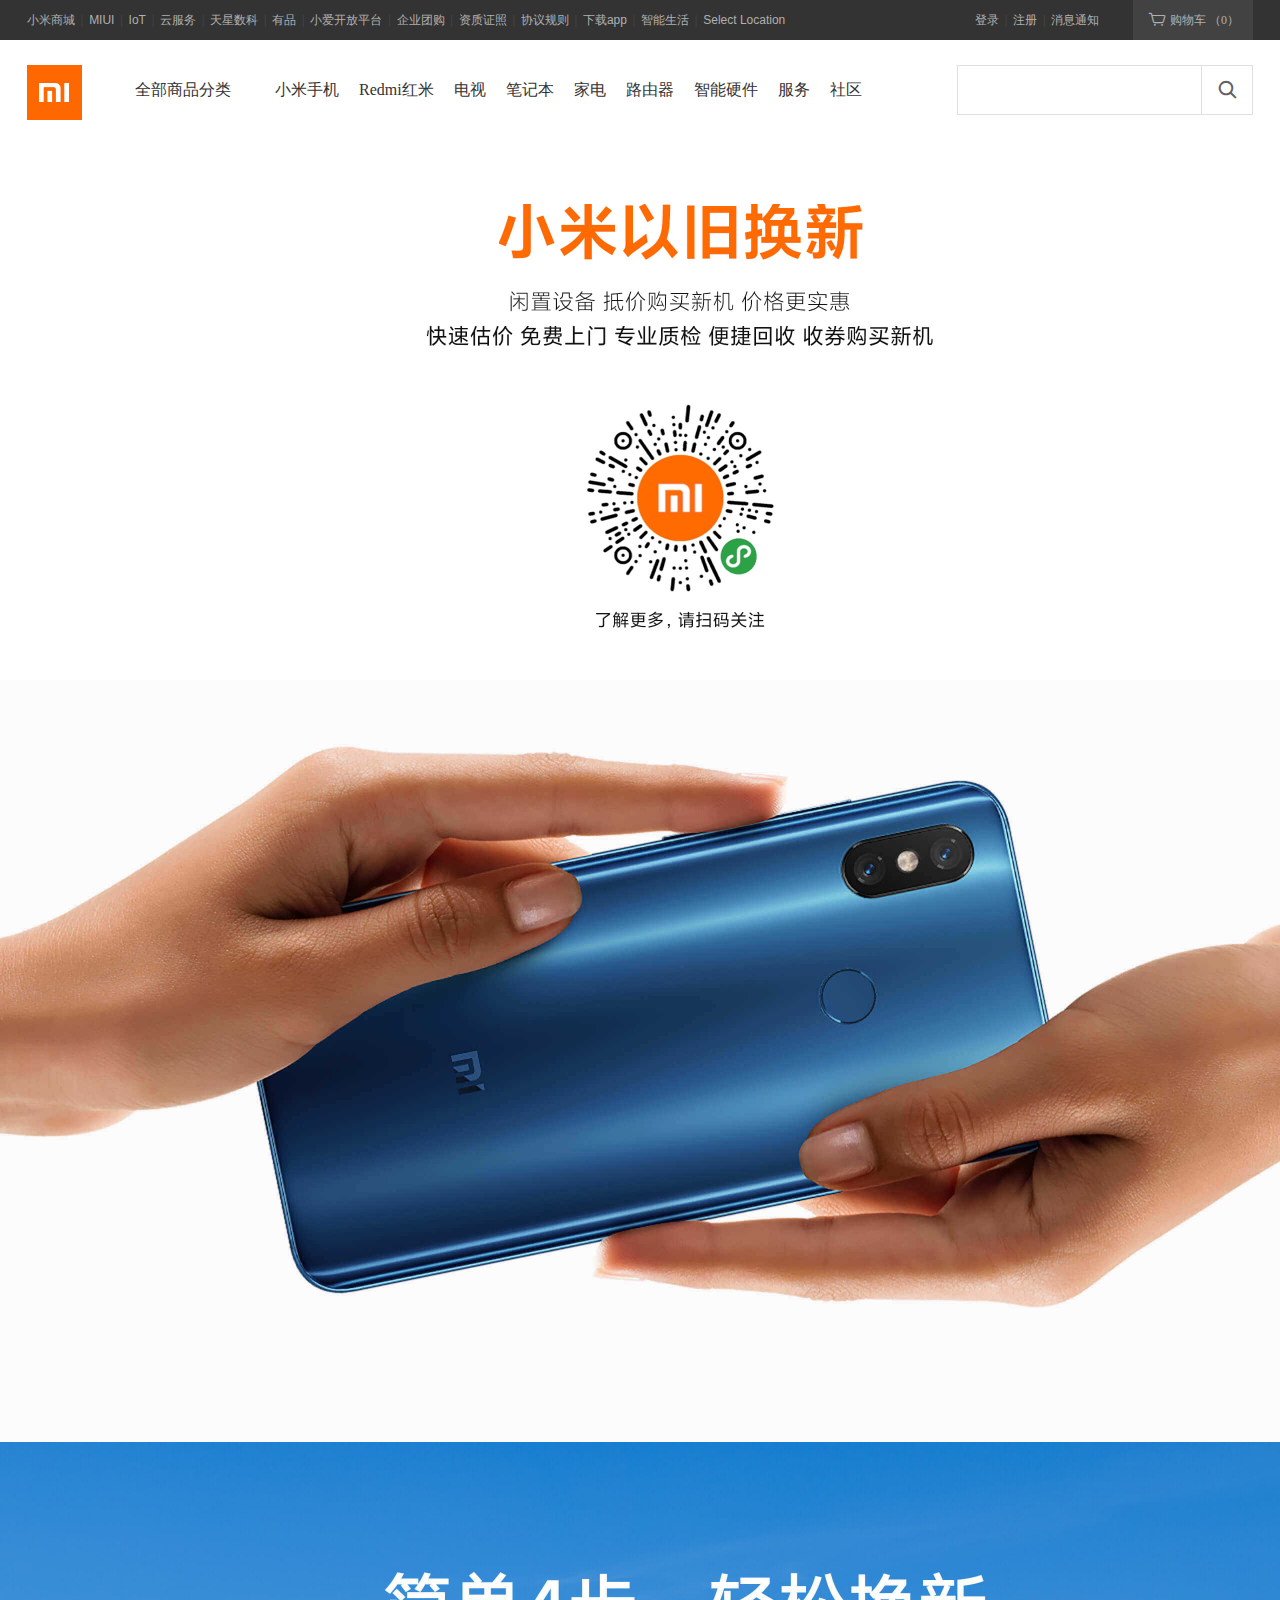
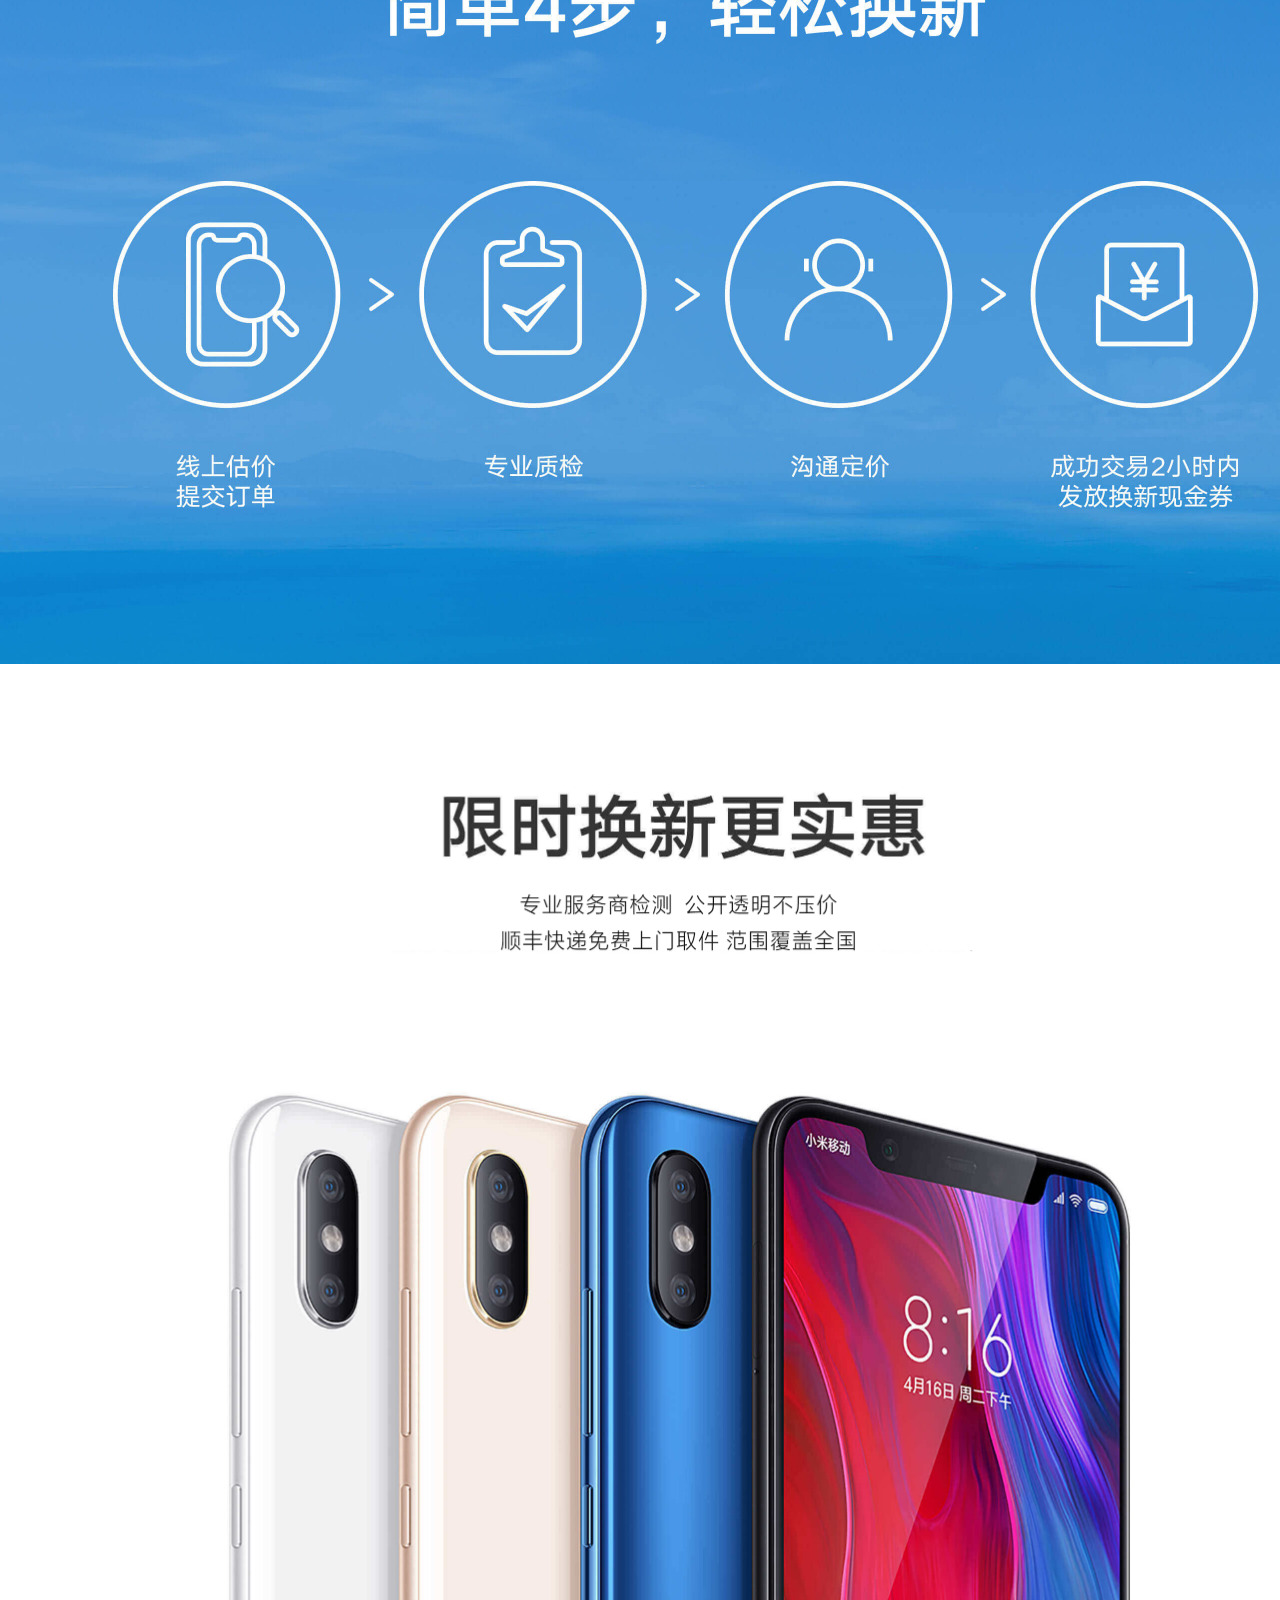
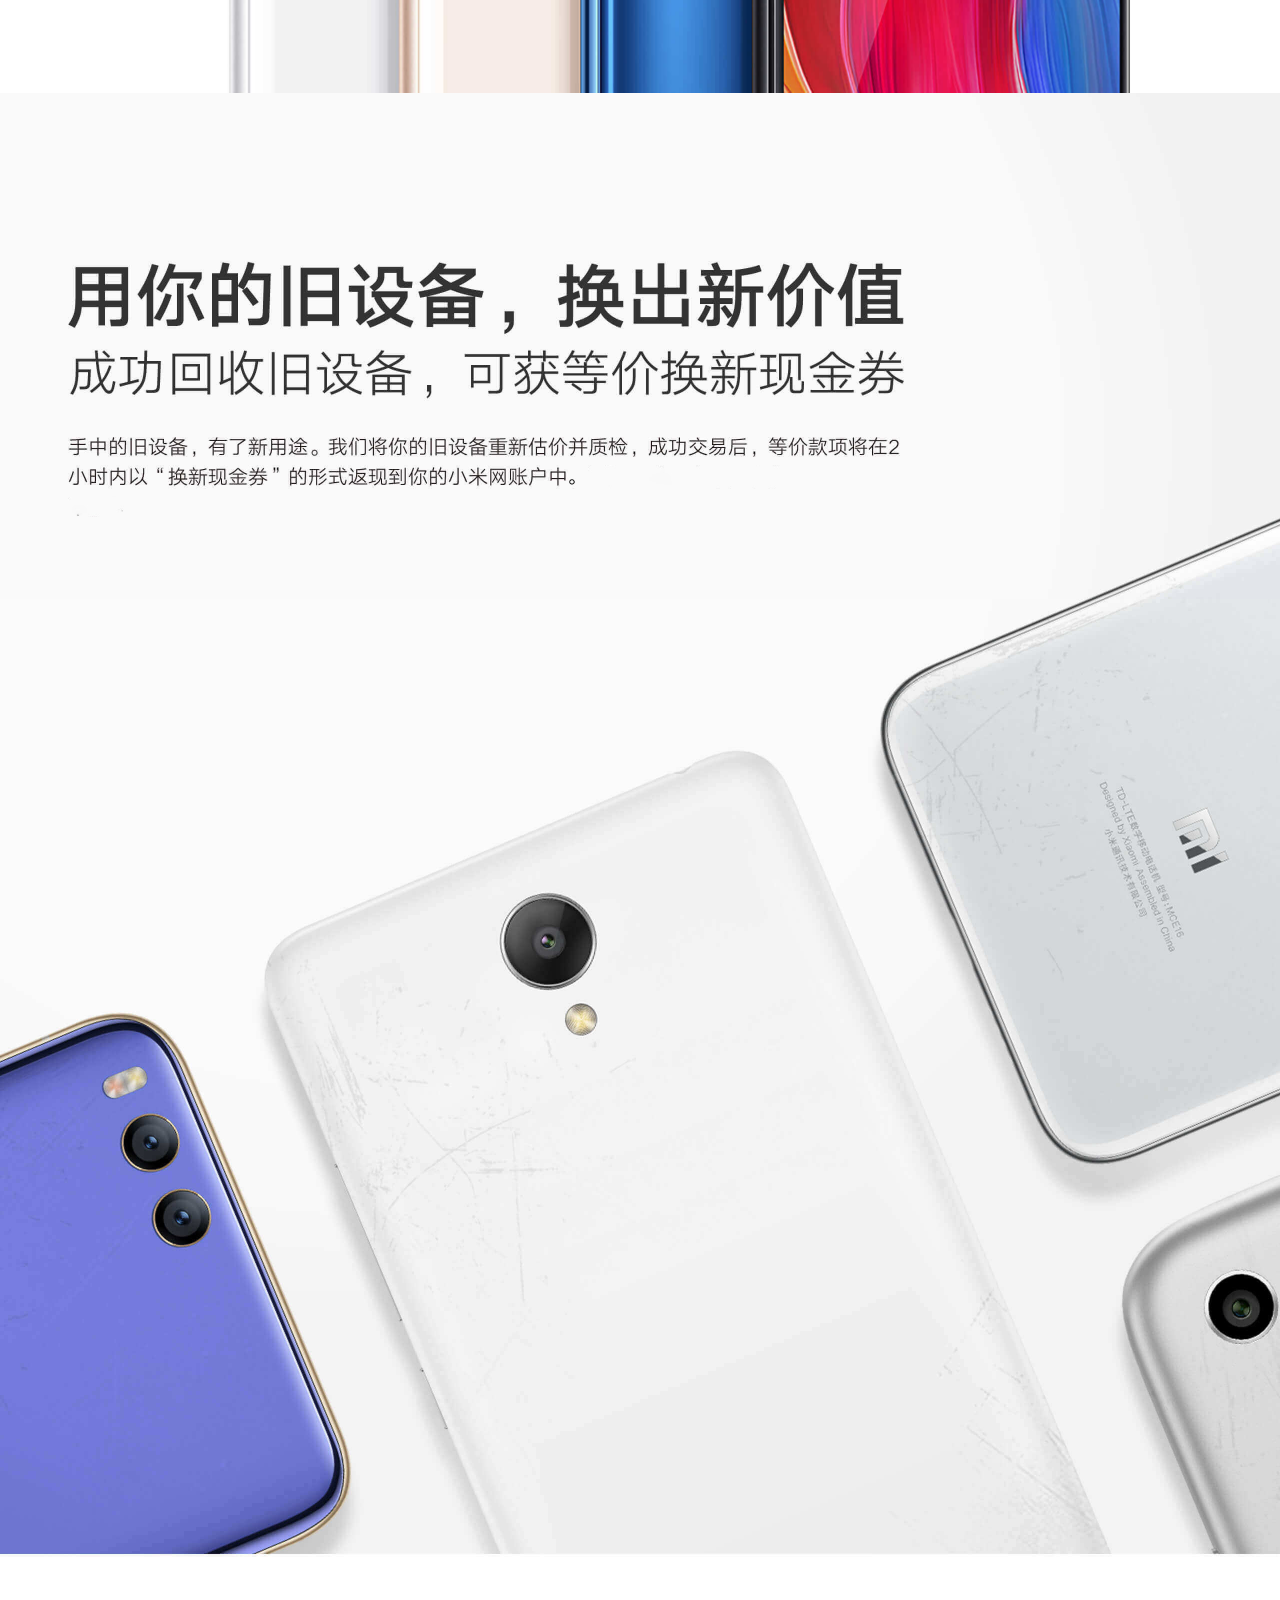
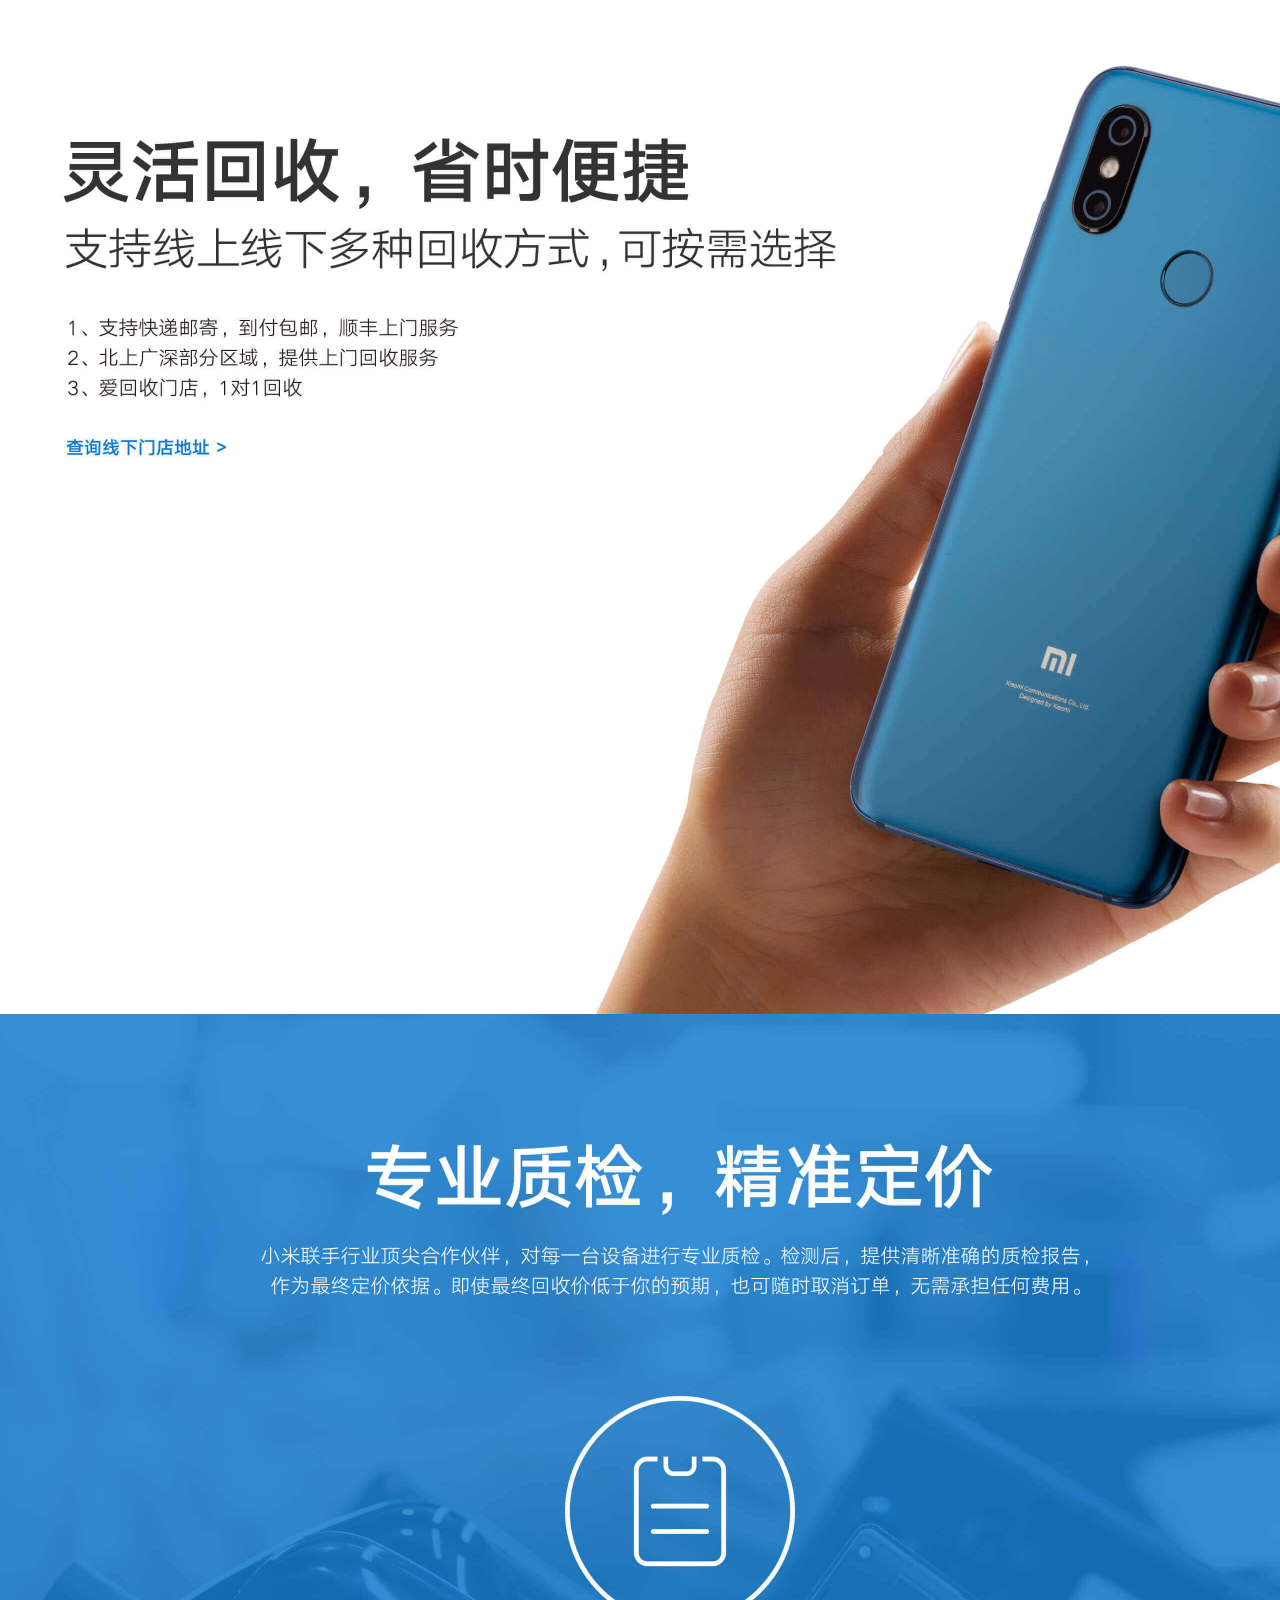
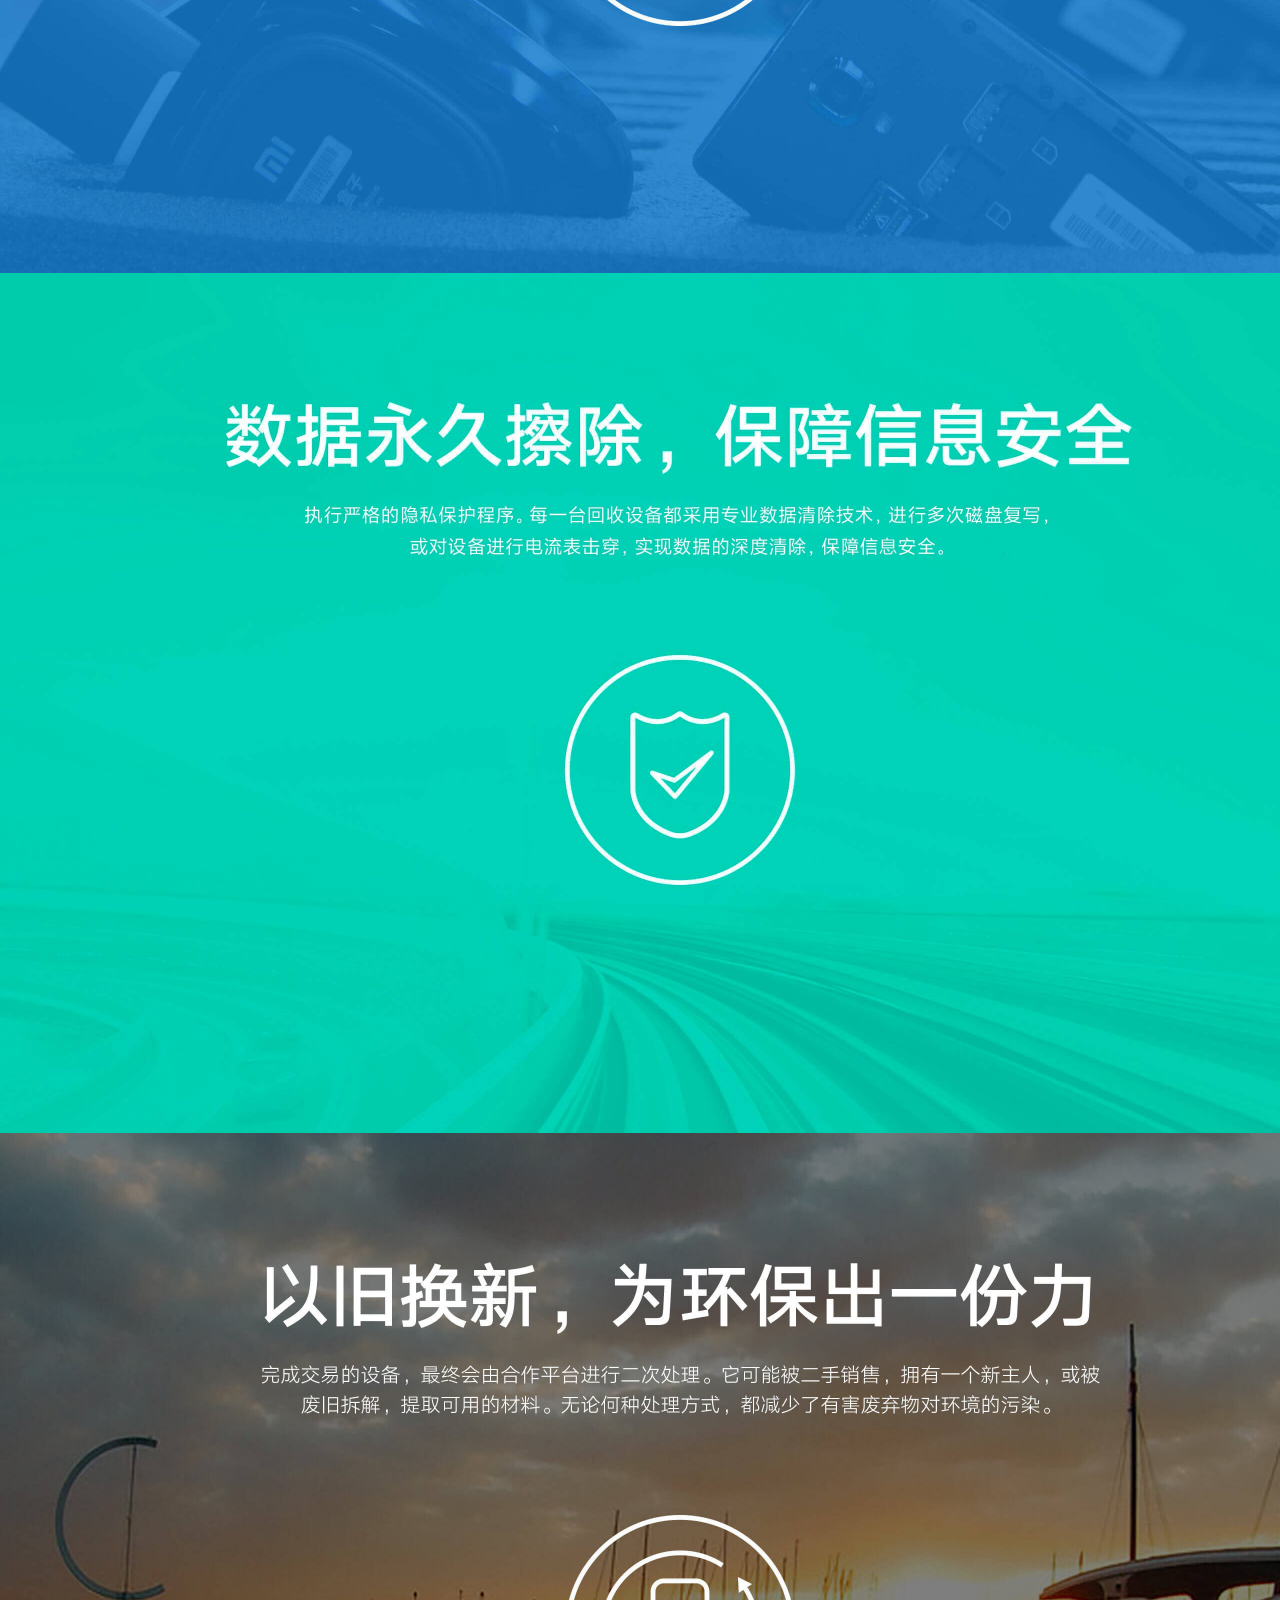
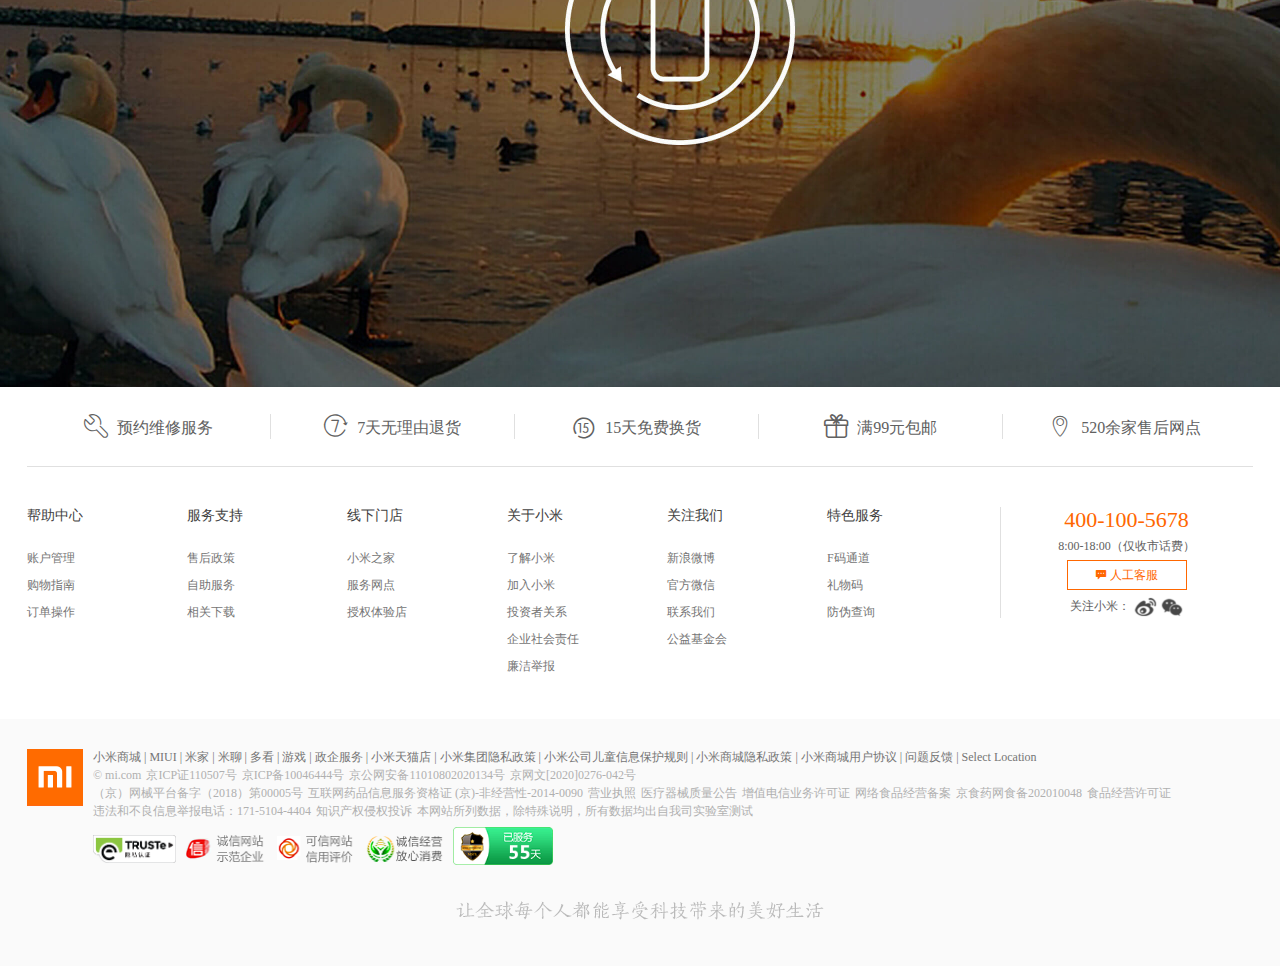
<file: oldForNew.html>
<!DOCTYPE html>
<html>
	<head>
		<meta charset="utf-8">
		<title>以旧换新</title>
		<script src="js/public-f.js" type="text/javascript" charset="utf-8"></script>
		<script src="js/jquery-1.12.4.min.js" type="text/javascript" charset="utf-8"></script>
		<script src="js/public_data.js" type="text/javascript" charset="utf-8"></script>
		<script src="js/oldForNew.js" type="text/javascript" charset="utf-8"></script>
		<link rel="stylesheet" type="text/css" href="css/clean.css"/>
		<link rel="stylesheet" type="text/css" href="css/oldForNew.css"/>
	</head>
	
	<body>
		<!-- 头部三个 -->
		<div class="totalHead">
			<div class="nav-top">
				<div class="container">
					<!-- 导航栏 -->
					<div class="list">
						<a href="">小米商城</a>
						<span>|</span>
						<a href="">MIUI</a>
						<span>|</span>
						<a href="">IoT</a>
						<span>|</span>
						<a href="">云服务</a>
						<span>|</span>
						<a href="">天星数科</a>
						<span>|</span>
						<a href="">有品</a>
						<span>|</span>
						<a href="">小爱开放平台</a>
						<span>|</span>
						<a href="">企业团购</a>
						<span>|</span>
						<a href="">资质证照</a>
						<span>|</span>
						<a href="">协议规则</a>
						<span>|</span>
						<a href="" class="download">
							下载app
							<span href=" "><!-- a链接不能套a链接 -->
								<img src="img/download.png" width="90" height="90">
								<span>小米商城APP</span>
							</span>
						</a>
						<span>|</span>
						<a href="">智能生活</a>
						<span>|</span>
						<a href="">Select Location</a>
					</div>
					<!-- 购物车 -->
					<div class="buy">
						<a class="hov" href="">
							<i class="icon">&#xe652</i>
							<span class="cartText">购物车</span>
							<span class="cartNum">（0）</span>
						</a>
						<!-- 购物车隐藏区域 -->
						<div class="cartHide">
							<div></div><!-- 占位 -->
							<div class="cart_logo"></div>
							<div class="cart_text">购物车中还没有商品，赶紧选购吧！</div>
						</div>
					</div>
					<!-- 登录注册 -->
					<div class="sheet">
						<a href="" class="login">登录</a>
						<span>|</span>
						<a href="" class="register">注册</a>
						<span>|</span>
						<a href="">消息通知</a>
					</div>
				</div>
			</div>
			<div class="nav-mid">
				<div class="container">
					<!-- logo -->
					<div class="logo">
						<a href=""></a>
					</div>
					<!-- 动图 导航栏 -->
					<div class="nav">
						<ul>
							<li class="perch">
								<a href="" class="total-list-title">
									<span>全部商品分类</span>
								</a>
								<div class="perch-item"></div>
							</li>
							<li>
								<a href="">
									<span>小米手机</span>
								</a>
								<!-- 导航栏 下拉列表 -->
								<div class="itemChildren">
									<div class="container">
										<ul class="children_list phone"></ul>
									</div>
								</div>
							</li>
							<li>
								<a href="">
									<span>Redmi红米</span>
								</a>
								<div class="itemChildren">
									<div class="container">
										<ul class="children_list red"></ul>
									</div>
								</div>
							</li>
							<li>
								<a href="">
									<span>电视</span>
								</a>
								<div class="itemChildren">
									<div class="container">
										<ul class="children_list tel"></ul>
									</div>
								</div>
							</li>
							<li>
								<a href="">
									<span>笔记本</span>
								</a>
								<div class="itemChildren">
									<div class="container">
										<ul class="children_list note"></ul>
									</div>
								</div>
							</li>
							<li>
								<a href="">
									<span>家电</span>
								</a>
								<div class="itemChildren">
									<div class="container">
										<ul class="children_list elec"></ul>
									</div>
								</div>
							</li>
							<li>
								<a href="">
									<span>路由器</span>
								</a>
								<div class="itemChildren">
									<div class="container">
										<ul class="children_list web"></ul>
									</div>
								</div>
							</li>
							<li>
								<a href="">
									<span>智能硬件</span>
								</a>
								<div class="itemChildren">
									<div class="container">
										<ul class="children_list smart"></ul>
									</div>
								</div>
							</li>
							<li>
								<a href="">
									<span>服务</span>
								</a>
							</li>
							<li>
								<a href="">
									<span>社区</span>
								</a>
							</li>
						</ul>
					</div>
					<!-- 搜索框 -->
					<div class="select">
						<input type="submit" class="icon" value="&#xe619" />
						<input type="text" class="text" placeholder="" />
						<ul class="list"></ul>
					</div>
				</div>
			</div>
		</div>
		
		<!-- 主体 -->
		<div class="page">
			<div class="container page-main">
				<div class="item-seaction">
					<img src="img/yijiu/yijiu1.jpg" height="540px">
				</div>
				<div class="item-seaction">
					<img src="img/yijiu/yijiu2.jpg" height="762px">
				</div>
				<div class="item-seaction">
					<img src="img/yijiu/yijiu3.jpg" height="339px">
				</div>
				<div class="item-seaction">
					<img src="img/yijiu/yijiu4.jpg" height="483px">
				</div>
				<div class="item-seaction">
					<img src="img/yijiu/yijiu5.png" height="344px">
				</div>
				<div class="item-seaction">
					<img src="img/yijiu/yijiu6.jpg" height="685px">
				</div>
				<div class="item-seaction">
					<img src="img/yijiu/yijiu7.jpeg" height="506px">
				</div>
				<div class="item-seaction">
					<img src="img/yijiu/yijiu8.jpg" height="954px">
				</div>
				<div class="item-seaction">
					<img src="img/yijiu/yijiu9.jpg" height="508px">
				</div>
				<div class="item-seaction">
					<img src="img/yijiu/yijiu14.jpg" height="553px">
				</div>
				<div class="item-seaction">
					<img src="img/yijiu/yijiu10.jpg" height="859px">
				</div>
				<div class="item-seaction">
					<img src="img/yijiu/yijiu11.jpg" height="860px">
				</div>
				<div class="item-seaction">
					<img src="img/yijiu/yijiu12.jpg" height="289px">
				</div>
				<div class="item-seaction">
					<img src="img/yijiu/yijiu13.jpg" height="323px">
				</div>
				<div class="item-seaction">
					<img src="img/yijiu/yijiu15.jpg" height="242px">
				</div>
			</div>
		</div>
		
		
		
		
		<!-- 底部 -->
		<div class="footer">
			<div class="container">
				<!-- icon区域 -->
				<div class="top">
					<ul>
						<li>
							<a href="">
								<i class="icon">&#xe629</i>
								<span>预约维修服务</span>
							</a>
						</li>
						<li>
							<a href="">
								<i class="icon">&#xe60e</i>
								<span>7天无理由退货</span>
							</a>
						</li>
						<li>
							<a href="">
								<i class="icon">&#xe606</i>
								<span>15天免费换货</span>
							</a>
						</li>
						<li>
							<a href="">
								<i class="icon">&#xe624</i>
								<span>满99元包邮</span>
							</a>
						</li>
						<li>
							<a href="">
								<i class="icon">&#xe653</i>
								<span>520余家售后网点</span>
							</a>
						</li>
					</ul>
				</div>
				<!-- 信息列表 -->
				<div class="bot">
					<div class="help">
						<ul>
							<div>帮助中心</div>
							<li><a href="">账户管理</a></li>
							<li><a href="">购物指南</a></li>
							<li><a href="">订单操作</a></li>
						</ul>
						<ul>
							<div>服务支持</div>
							<li><a href="">售后政策</a></li>
							<li><a href="">自助服务</a></li>
							<li><a href="">相关下载</a></li>
						</ul>
						<ul>
							<div>线下门店</div>
							<li><a href="">小米之家</a></li>
							<li><a href="">服务网点</a></li>
							<li><a href="">授权体验店</a></li>
						</ul>
						<ul>
							<div>关于小米</div>
							<li><a href="">了解小米</a></li>
							<li><a href="">加入小米</a></li>
							<li><a href="">投资者关系</a></li>
							<li><a href="">企业社会责任</a></li>
							<li><a href="">廉洁举报</a></li>
						</ul>
						<ul>
							<div>关注我们</div>
							<li><a href="">新浪微博</a></li>
							<li><a href="">官方微信</a></li>
							<li><a href="">联系我们</a></li>
							<li><a href="">公益基金会</a></li>
						</ul>
						<ul>
							<div>特色服务</div>
							<li><a href="">F码通道</a></li>
							<li><a href="">礼物码</a></li>
							<li><a href="">防伪查询</a></li>
						</ul>
					</div>
					<!-- 热线 -->
					<div class="hotLine">
						<ul>
							<li>400-100-5678</li>
							<li>8:00-18:00（仅收市话费）</li>
							<li>
								<input type="button" value="&#xe61b 人工客服" class="icon"/>
							</li>
							<li class="logo">
								<span>关注小米：</span>
								<a class="wb" href=""></a>
								<a class="wx" href=""></a>
								<img src="img/wx-img.png" >
							</li>
						</ul>
					</div>
				</div>
			</div>
		</div>
		<!-- 版权信息 -->
		<div class="copy">
			<div class="container">
				<div class="logo">
					<img src="img/lo.PNG" >
				</div>
				<div class="copyRight">
					<!-- 脚部导航 -->
					<div class="nav">
						<a href="">小米商城</a>
						<span>|</span>
						<a href="">MIUI</a>
						<span>|</span>
						<a href="">米家</a>
						<span>|</span>
						<a href="">米聊</a>
						<span>|</span>
						<a href="">多看</a>
						<span>|</span>
						<a href="">游戏</a>
						<span>|</span>
						<a href="">政企服务</a>
						<span>|</span>
						<a href="">小米天猫店</a>
						<span>|</span>
						<a href="">小米集团隐私政策</a>
						<span>|</span>
						<a href="">小米公司儿童信息保护规则</a>
						<span>|</span>
						<a href="">小米商城隐私政策</a>
						<span>|</span>
						<a href="">小米商城用户协议</a>
						<span>|</span>
						<a href="">问题反馈</a>
						<span>|</span>
						<a href="">Select Location</a>
					</div>
					<!-- 版权信息 -->
					<div class="cpr">
						<ul>
							<li><a href="">© mi.com</a></li>
							<li>京ICP证110507号</li>
							<li><a href="">京ICP备10046444号</a></li>
							<li><a href="">京公网安备11010802020134号</a></li>
							<li><a href="">京网文[2020]0276-042号</a></li>
						</ul>
						<ul>
							<li><a href="">（京）网械平台备字（2018）第00005号</a></li>
							<li><a href="">互联网药品信息服务资格证 (京)-非经营性-2014-0090</a></li>
							<li><a href="">营业执照</a></li>
							<li><a href="">医疗器械质量公告</a></li>
						</ul>
						<ul>
							<li><a href="">增值电信业务许可证</a></li>
							<li>网络食品经营备案</li>
							<li>京食药网食备202010048</li>
							<li><a href="">食品经营许可证</a></li>
						</ul>
						<ul>
							<li>违法和不良信息举报电话：171-5104-4404</li>
							<li><a href="">知识产权侵权投诉</a></li>
							<li>本网站所列数据，除特殊说明，所有数据均出自我司实验室测试</li>
						</ul>
					</div>
				</div>
				<div class="pic">
					<div>
						<img src="img/truste.png" width="83px" height="28px">
					</div>
					<div>
						<img src="img/v-logo-2.png" width="83px" height="28px">
					</div>
					<div>
						<img src="img/v-logo-1.png" width="83px" height="28px">
					</div>
					<div>
						<img src="./img/ba10428a4f9495ac310fd0b5e0cf8370.png" width="83px" height="28px">
					</div>
					<div class="footer_log">
						<img src="./img/ad.png" >
					</div>
				</div>
				<div class="footer_logo">
					
				</div>
			</div>
		</div>
		
		<!-- 固定侧边栏 -->
		<div class="sidebar">
			<a href="" class="items phone">
				<div class="icon icon-image">
					<img src="img/fix1.png" class="common" width="20" height="20px">
					<img src="img/fix2.png" class="hov" width="20" height="20px">
				</div>
				<div class="text_content">
					<img src="img/saomc.png" >
					<span>扫码领取新</span>
					<span>人百元礼包</span>
				</div>
			</a>
			<a href="" class="items person-cen">
				<div class="icon">
					<img src="img/fix3.png" class="common" width="20" height="20px">
					<img src="img/fix4.png" class="hov" width="20" height="20px">
				</div>
				<span class="text">个人中心</span>
			</a>
			<a href="" class="items">
				<div class="icon">
					<img src="img/fix5.png" class="common" width="20" height="20px">
					<img src="img/fix6.png" class="hov" width="20" height="20px">
				</div>
				<span class="text">售后服务</span>
			</a>
			<a href="" class="items">
				<div class="icon">
					<img src="img/fix7.png" class="common" width="20" height="20px">
					<img src="img/fix8.png" class="hov" width="20" height="20px">
				</div>
				<span class="text">人工客服</span>
			</a>
			<a href="" class="items buy-car">
				<div class="icon">
					<img src="img/fix9.png" class="common" width="20" height="20px">
					<img src="img/fix10.png" class="hov" width="20" height="20px">
				</div>
				<span class="text">
					购物车<span>(0)</span>
				</span>
			</a>
			<a href="" class="items last">
				<div class="icon">
					<img src="img/totop.png" class="common" width="20" height="20px">
					<img src="img/totop_hover.png" class="hov" width="20" height="20px">
				</div>
				<span class="text">回顶部</span>
			</a>
		</div>
	</body>
</html>
</file>
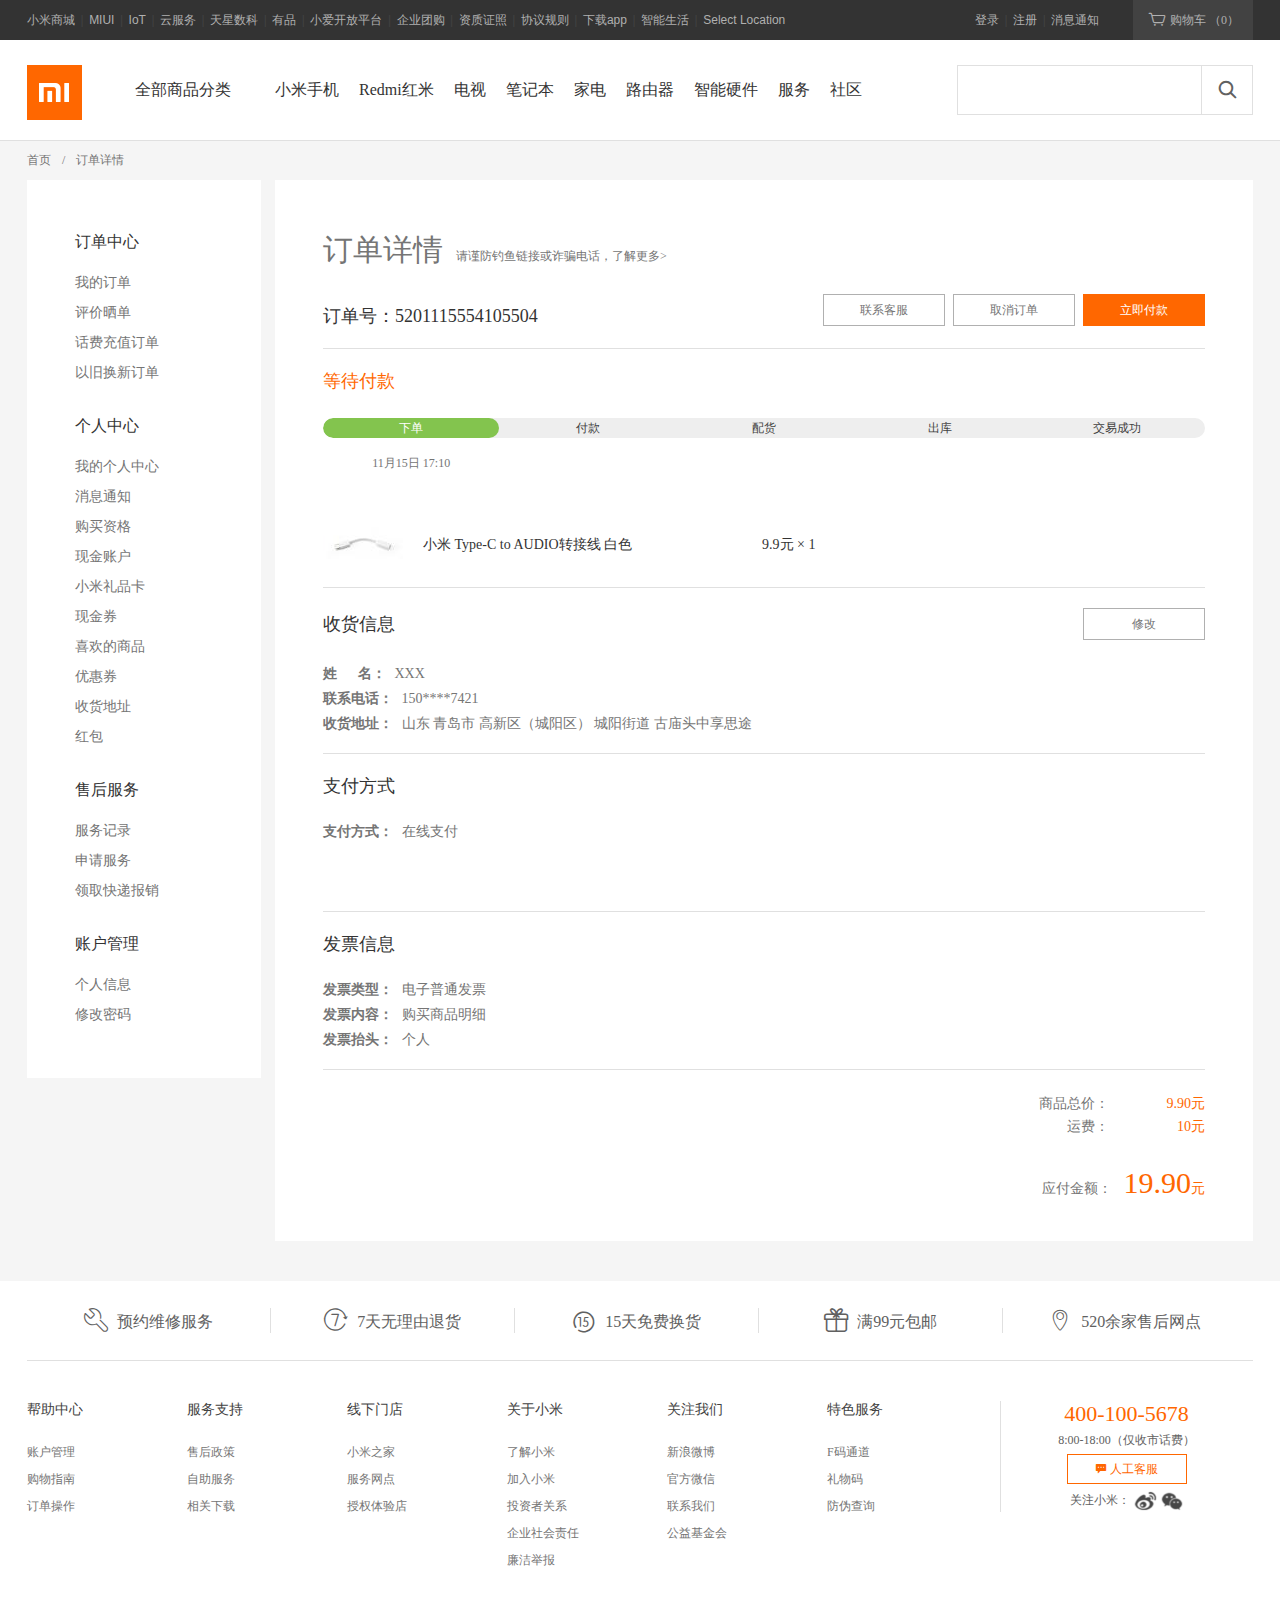
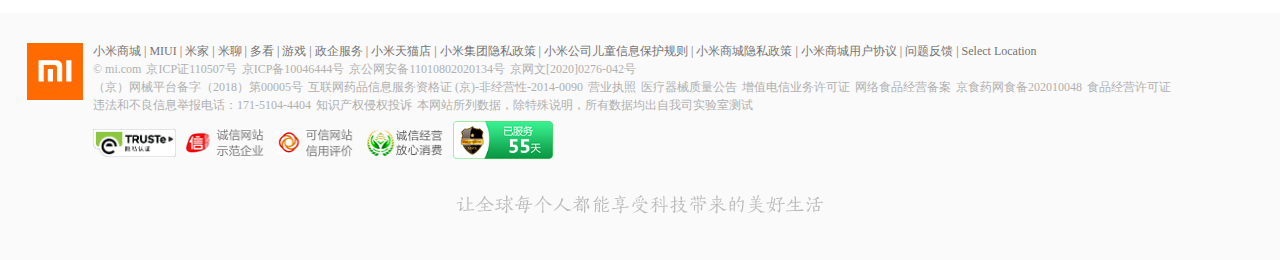
<file: order-details.html>
<!DOCTYPE html>
<html>
	<head>
		<meta charset="utf-8">
		<title>订单详情</title>
		<script src="js/public-f.js" type="text/javascript" charset="utf-8"></script>
		<script src="js/jquery-1.12.4.min.js" type="text/javascript" charset="utf-8"></script>
		<script src="js/public_data.js" type="text/javascript" charset="utf-8"></script>
		<script src="js/order-details.js" type="text/javascript" charset="utf-8"></script>
		<link rel="stylesheet" type="text/css" href="css/clean.css"/>
		<link rel="stylesheet" type="text/css" href="./css/order-details.css"/>
	</head>
	
	<body>
		<!-- 头部三个 -->
		<div class="totalHead">
			<div class="nav-top">
				<div class="container">
					<!-- 导航栏 -->
					<div class="list">
						<a href="">小米商城</a>
						<span>|</span>
						<a href="">MIUI</a>
						<span>|</span>
						<a href="">IoT</a>
						<span>|</span>
						<a href="">云服务</a>
						<span>|</span>
						<a href="">天星数科</a>
						<span>|</span>
						<a href="">有品</a>
						<span>|</span>
						<a href="">小爱开放平台</a>
						<span>|</span>
						<a href="">企业团购</a>
						<span>|</span>
						<a href="">资质证照</a>
						<span>|</span>
						<a href="">协议规则</a>
						<span>|</span>
						<a href="" class="download">
							下载app
							<span href=" "><!-- a链接不能套a链接 -->
								<img src="img/download.png" width="90" height="90">
								<span>小米商城APP</span>
							</span>
						</a>
						<span>|</span>
						<a href="">智能生活</a>
						<span>|</span>
						<a href="">Select Location</a>
					</div>
					<!-- 购物车 -->
					<div class="buy">
						<a class="hov" href="">
							<i class="icon">&#xe652</i>
							<span class="cartText">购物车</span>
							<span class="cartNum">（0）</span>
						</a>
						<!-- 购物车隐藏区域 -->
						<div class="cartHide">
							<div></div><!-- 占位 -->
							<div class="cart_logo"></div>
							<div class="cart_text">购物车中还没有商品，赶紧选购吧！</div>
						</div>
					</div>
					<!-- 登录注册 -->
					<div class="sheet">
						<a href="" class="login">登录</a>
						<span>|</span>
						<a href="" class="register">注册</a>
						<span>|</span>
						<a href="">消息通知</a>
					</div>
				</div>
			</div>
			<div class="nav-mid">
				<div class="container">
					<!-- logo -->
					<div class="logo">
						<a href=""></a>
					</div>
					<!-- 动图 导航栏 -->
					<div class="nav">
						<ul>
							<li class="perch">
								<a href="" class="total-list-title">
									<span>全部商品分类</span>
								</a>
								<div class="perch-item"></div>
							</li>
							<li>
								<a href="">
									<span>小米手机</span>
								</a>
								<!-- 导航栏 下拉列表 -->
								<div class="itemChildren">
									<div class="container">
										<ul class="children_list phone"></ul>
									</div>
								</div>
							</li>
							<li>
								<a href="">
									<span>Redmi红米</span>
								</a>
								<div class="itemChildren">
									<div class="container">
										<ul class="children_list red"></ul>
									</div>
								</div>
							</li>
							<li>
								<a href="">
									<span>电视</span>
								</a>
								<div class="itemChildren">
									<div class="container">
										<ul class="children_list tel"></ul>
									</div>
								</div>
							</li>
							<li>
								<a href="">
									<span>笔记本</span>
								</a>
								<div class="itemChildren">
									<div class="container">
										<ul class="children_list note"></ul>
									</div>
								</div>
							</li>
							<li>
								<a href="">
									<span>家电</span>
								</a>
								<div class="itemChildren">
									<div class="container">
										<ul class="children_list elec"></ul>
									</div>
								</div>
							</li>
							<li>
								<a href="">
									<span>路由器</span>
								</a>
								<div class="itemChildren">
									<div class="container">
										<ul class="children_list web"></ul>
									</div>
								</div>
							</li>
							<li>
								<a href="">
									<span>智能硬件</span>
								</a>
								<div class="itemChildren">
									<div class="container">
										<ul class="children_list smart"></ul>
									</div>
								</div>
							</li>
							<li>
								<a href="">
									<span>服务</span>
								</a>
							</li>
							<li>
								<a href="">
									<span>社区</span>
								</a>
							</li>
						</ul>
					</div>
					<!-- 搜索框 -->
					<div class="select">
						<input type="submit" class="icon" value="&#xe619" />
						<input type="text" class="text" placeholder="" />
						<ul class="list"></ul>
					</div>
				</div>
			</div>
		</div>
		
		<!--返回 -->
		<div class="goBack">
			<div class="container">
				<a href="">首页</a>
				<span>/</span>
				<span>订单详情</span>
			</div>
		</div>
		
		
		<!-- 主体 -->
		<div class="page">
			<div class="container page-main">
				<div class="page-box">
					<!-- 左边 -->
					<div class="left">
						<div class="menu-box">
							<h3 class="title">订单中心</h3>
							<ul class="list">
								<li><a href="" class="my_order">我的订单</a></li>
								<li><a href="">评价晒单</a></li>
								<li><a href="">话费充值订单</a></li>
								<li><a href="" class="oldForNew">以旧换新订单</a></li>
							</ul>
						</div>
						<div class="menu-box">
							<h3 class="title">个人中心</h3>
							<ul class="list">
								<li><a href="" class="person-cen">我的个人中心</a></li>
								<li><a href="">消息通知</a></li>
								<li><a href="">购买资格</a></li>
								<li><a href="">现金账户</a></li>
								<li><a href="">小米礼品卡</a></li>
								<li><a href="">现金券</a></li>
								<li><a href="">喜欢的商品</a></li>
								<li><a href="">优惠券</a></li>
								<li><a href="" class="getGoodsAddress">收货地址</a></li>
								<li><a href="">红包</a></li>
							</ul>
						</div>
						<div class="menu-box">
							<h3 class="title">售后服务</h3>
							<ul class="list">
								<li><a href="">服务记录</a></li>
								<li><a href="">申请服务</a></li>
								<li><a href="">领取快递报销</a></li>
							</ul>
						</div>
						<div class="menu-box">
							<h3 class="title">账户管理</h3>
							<ul class="list">
								<li><a href="">个人信息</a></li>
								<li><a href="">修改密码</a></li>
							</ul>
						</div>
					</div>
					
					<!-- 右边 订单信息 -->
					<div class="right">
						<div class="main-box">
							<!-- 标题 -->
							<div class="title">
								<h3>订单详情</h3>
								<span>请谨防钓鱼链接或诈骗电话，<a href="">了解更多></a></span>
							</div>
							<!-- 主体 -->
							     <!-- 订单号-->
							<div class="OrderID-box">
								<div class="OrderID">
									订单号：<span>5201115554105504</span>
								</div>
								<ul class="OrderID-btn">
									<li>联系客服</li>
									<li class="cancel-order">取消订单</li>
									<li class="now-pay">立即付款</li>
								</ul>
							</div>
							<!-- 点击取消订单弹窗 -->
							<div class="cancelOrder-window-box">
								<div class="cancelOrder-window-con">
									<div class="cancelOrder-window-close">
										<span>x</span>
									</div>
									<div class="cancelOrder-window-tip">
										<span>你确定要取消此订单吗？</span>
									</div>
									<div class="cancelOrder-window-btn">
										<div class="cancelOrder-window-sure">
											<span>确定</span>
										</div>
										<div class="cancelOrder-window-cancel">
											<span>取消</span>
										</div>
									</div>
								</div>
							</div>
							
							     <!-- 等待付款-->
							<div class="wait-payment-box">
								<div class="wait-title">
									<p>等待付款</p>
								</div>
								<div class="wait-plan-box">
									<ul class="wait-plan wait-plan-title">
										<li class="wait-plan-now">下单</li>
										<li>付款</li>
										<li>配货</li>
										<li>出库</li>
										<li>交易成功</li>
									</ul>
									<ul class="wait-plan wait-plan-content">
										<li>11月15日 17:10</li>
										<li></li>
										<li></li>
										<li></li>
										<li></li>
									</ul>
								</div>
								<div class="wait-goods-infor">
									<div>
										<img src="img/order-de1.jpg" >
									</div>
									<a href="">小米 Type-C to AUDIO转接线 白色</a>
									<p>9.9元 × 1</p>
								</div>
							</div>
							
							     <!-- 收货信息-->
							<div class="get-infor-box">
								<div class="get-infor-title">
									<p>收货信息</p>
									<div class="edit-btn">修改</div>
								</div>
								<ul class="get-infor-con">
									<li>
										<span>姓&nbsp;&nbsp;&nbsp;&nbsp;&nbsp;&nbsp;名：</span>
										<span>XXX</span>
									</li>
									<li>
										<span>联系电话：</span>
										<span>150****7421</span>
									</li>
									<li>
										<span>收货地址：</span>
										<span>山东 青岛市 高新区（城阳区） 城阳街道 古庙头中享思途</span>
									</li>
								</ul>
							</div>
							<!-- 点击修改收货信息弹窗 -->
							<div class="getInfor-window-box">
								<div class="getInfor-window-con">
									<div class="getInfor-window-close">
										<p>短信验证</p>
										<span>x</span>
									</div>
									<div class="getInfor-window-tip">
										<p>为了确保你的购物安全</p>
										<p>我们将向你当前的小米账号绑定的手机号发送验证码</p>
										<div class="verify-box">
											<p>手机号：<span class="tel">150****7421</span></p>
											<div class="verify">
												<p class="tips">验证码</p>
												<input class="text" type="text" placeholder="请输入" />
												<input type="button" class="verify-btn" value="获取验证码">
											</div>
											<p class="err-tip">
												
											</p>
										</div>
									</div>
									<div class="getInfor-window-btn">
										<div class="getInfor-window-sure">
											<span>确定</span>
										</div>
										<div class="getInfor-window-cancel">
											<span>取消</span>
										</div>
									</div>
								</div>
							</div>
							
							
							     <!-- 支付方式-->
							<div class="pay-type-box">
								<div class="pay-type-title">
									<p>支付方式</p>
								</div>
								<ul class="pay-type-con">
									<li>
										<span>支付方式：</span>
										<span>在线支付</span>
									</li>
								</ul>
							</div>
							
							     <!-- 发票信息-->
							<div class="invoice-infor-box">
								<div class="invoice-infor-title">
									<p>发票信息</p>
								</div>
								<ul class="invoice-infor-con">
									<li>
										<span>发票类型：</span>
										<span>电子普通发票</span>
									</li>
									<li>
										<span>发票内容：</span>
										<span>购买商品明细</span>
									</li>
									<li>
										<span>发票抬头：</span>
										<span>个人</span>
									</li>
								</ul>
							</div>
							
							     <!-- 其他信息-->
							<div class="other-infor-box">
								<ul>
									<li>
										<span>商品总价：</span>
										<span>9.90元</span>
									</li>
									<li>
										<span>运费：</span>
										<span>10元</span>
									</li>
									<li class="price">
										<p>应付金额：<span><b>19.90</b>元</span></p>
									</li>
								</ul>
							</div>
							
						</div>
					</div>
				</div>
			</div>
		</div>
		
		
		
		
		
		
		
		
		<!-- 底部 -->
		<div class="footer">
			<div class="container">
				<!-- icon区域 -->
				<div class="top">
					<ul>
						<li>
							<a href="">
								<i class="icon">&#xe629</i>
								<span>预约维修服务</span>
							</a>
						</li>
						<li>
							<a href="">
								<i class="icon">&#xe60e</i>
								<span>7天无理由退货</span>
							</a>
						</li>
						<li>
							<a href="">
								<i class="icon">&#xe606</i>
								<span>15天免费换货</span>
							</a>
						</li>
						<li>
							<a href="">
								<i class="icon">&#xe624</i>
								<span>满99元包邮</span>
							</a>
						</li>
						<li>
							<a href="">
								<i class="icon">&#xe653</i>
								<span>520余家售后网点</span>
							</a>
						</li>
					</ul>
				</div>
				<!-- 信息列表 -->
				<div class="bot">
					<div class="help">
						<ul>
							<div>帮助中心</div>
							<li><a href="">账户管理</a></li>
							<li><a href="">购物指南</a></li>
							<li><a href="">订单操作</a></li>
						</ul>
						<ul>
							<div>服务支持</div>
							<li><a href="">售后政策</a></li>
							<li><a href="">自助服务</a></li>
							<li><a href="">相关下载</a></li>
						</ul>
						<ul>
							<div>线下门店</div>
							<li><a href="">小米之家</a></li>
							<li><a href="">服务网点</a></li>
							<li><a href="">授权体验店</a></li>
						</ul>
						<ul>
							<div>关于小米</div>
							<li><a href="">了解小米</a></li>
							<li><a href="">加入小米</a></li>
							<li><a href="">投资者关系</a></li>
							<li><a href="">企业社会责任</a></li>
							<li><a href="">廉洁举报</a></li>
						</ul>
						<ul>
							<div>关注我们</div>
							<li><a href="">新浪微博</a></li>
							<li><a href="">官方微信</a></li>
							<li><a href="">联系我们</a></li>
							<li><a href="">公益基金会</a></li>
						</ul>
						<ul>
							<div>特色服务</div>
							<li><a href="">F码通道</a></li>
							<li><a href="">礼物码</a></li>
							<li><a href="">防伪查询</a></li>
						</ul>
					</div>
					<!-- 热线 -->
					<div class="hotLine">
						<ul>
							<li>400-100-5678</li>
							<li>8:00-18:00（仅收市话费）</li>
							<li>
								<input type="button" value="&#xe61b 人工客服" class="icon"/>
							</li>
							<li class="logo">
								<span>关注小米：</span>
								<a class="wb" href=""></a>
								<a class="wx" href=""></a>
								<img src="img/wx-img.png" >
							</li>
						</ul>
					</div>
				</div>
			</div>
		</div>
		<!-- 版权信息 -->
		<div class="copy">
			<div class="container">
				<div class="logo">
					<img src="img/lo.PNG" >
				</div>
				<div class="copyRight">
					<!-- 脚部导航 -->
					<div class="nav">
						<a href="">小米商城</a>
						<span>|</span>
						<a href="">MIUI</a>
						<span>|</span>
						<a href="">米家</a>
						<span>|</span>
						<a href="">米聊</a>
						<span>|</span>
						<a href="">多看</a>
						<span>|</span>
						<a href="">游戏</a>
						<span>|</span>
						<a href="">政企服务</a>
						<span>|</span>
						<a href="">小米天猫店</a>
						<span>|</span>
						<a href="">小米集团隐私政策</a>
						<span>|</span>
						<a href="">小米公司儿童信息保护规则</a>
						<span>|</span>
						<a href="">小米商城隐私政策</a>
						<span>|</span>
						<a href="">小米商城用户协议</a>
						<span>|</span>
						<a href="">问题反馈</a>
						<span>|</span>
						<a href="">Select Location</a>
					</div>
					<!-- 版权信息 -->
					<div class="cpr">
						<ul>
							<li><a href="">© mi.com</a></li>
							<li>京ICP证110507号</li>
							<li><a href="">京ICP备10046444号</a></li>
							<li><a href="">京公网安备11010802020134号</a></li>
							<li><a href="">京网文[2020]0276-042号</a></li>
						</ul>
						<ul>
							<li><a href="">（京）网械平台备字（2018）第00005号</a></li>
							<li><a href="">互联网药品信息服务资格证 (京)-非经营性-2014-0090</a></li>
							<li><a href="">营业执照</a></li>
							<li><a href="">医疗器械质量公告</a></li>
						</ul>
						<ul>
							<li><a href="">增值电信业务许可证</a></li>
							<li>网络食品经营备案</li>
							<li>京食药网食备202010048</li>
							<li><a href="">食品经营许可证</a></li>
						</ul>
						<ul>
							<li>违法和不良信息举报电话：171-5104-4404</li>
							<li><a href="">知识产权侵权投诉</a></li>
							<li>本网站所列数据，除特殊说明，所有数据均出自我司实验室测试</li>
						</ul>
					</div>
				</div>
				<div class="pic">
					<div>
						<img src="img/truste.png" width="83px" height="28px">
					</div>
					<div>
						<img src="img/v-logo-2.png" width="83px" height="28px">
					</div>
					<div>
						<img src="img/v-logo-1.png" width="83px" height="28px">
					</div>
					<div>
						<img src="./img/ba10428a4f9495ac310fd0b5e0cf8370.png" width="83px" height="28px">
					</div>
					<div class="footer_log">
						<img src="./img/ad.png" >
					</div>
				</div>
				<div class="footer_logo">
					
				</div>
			</div>
		</div>
		
		
	</body>
</html>
</file>
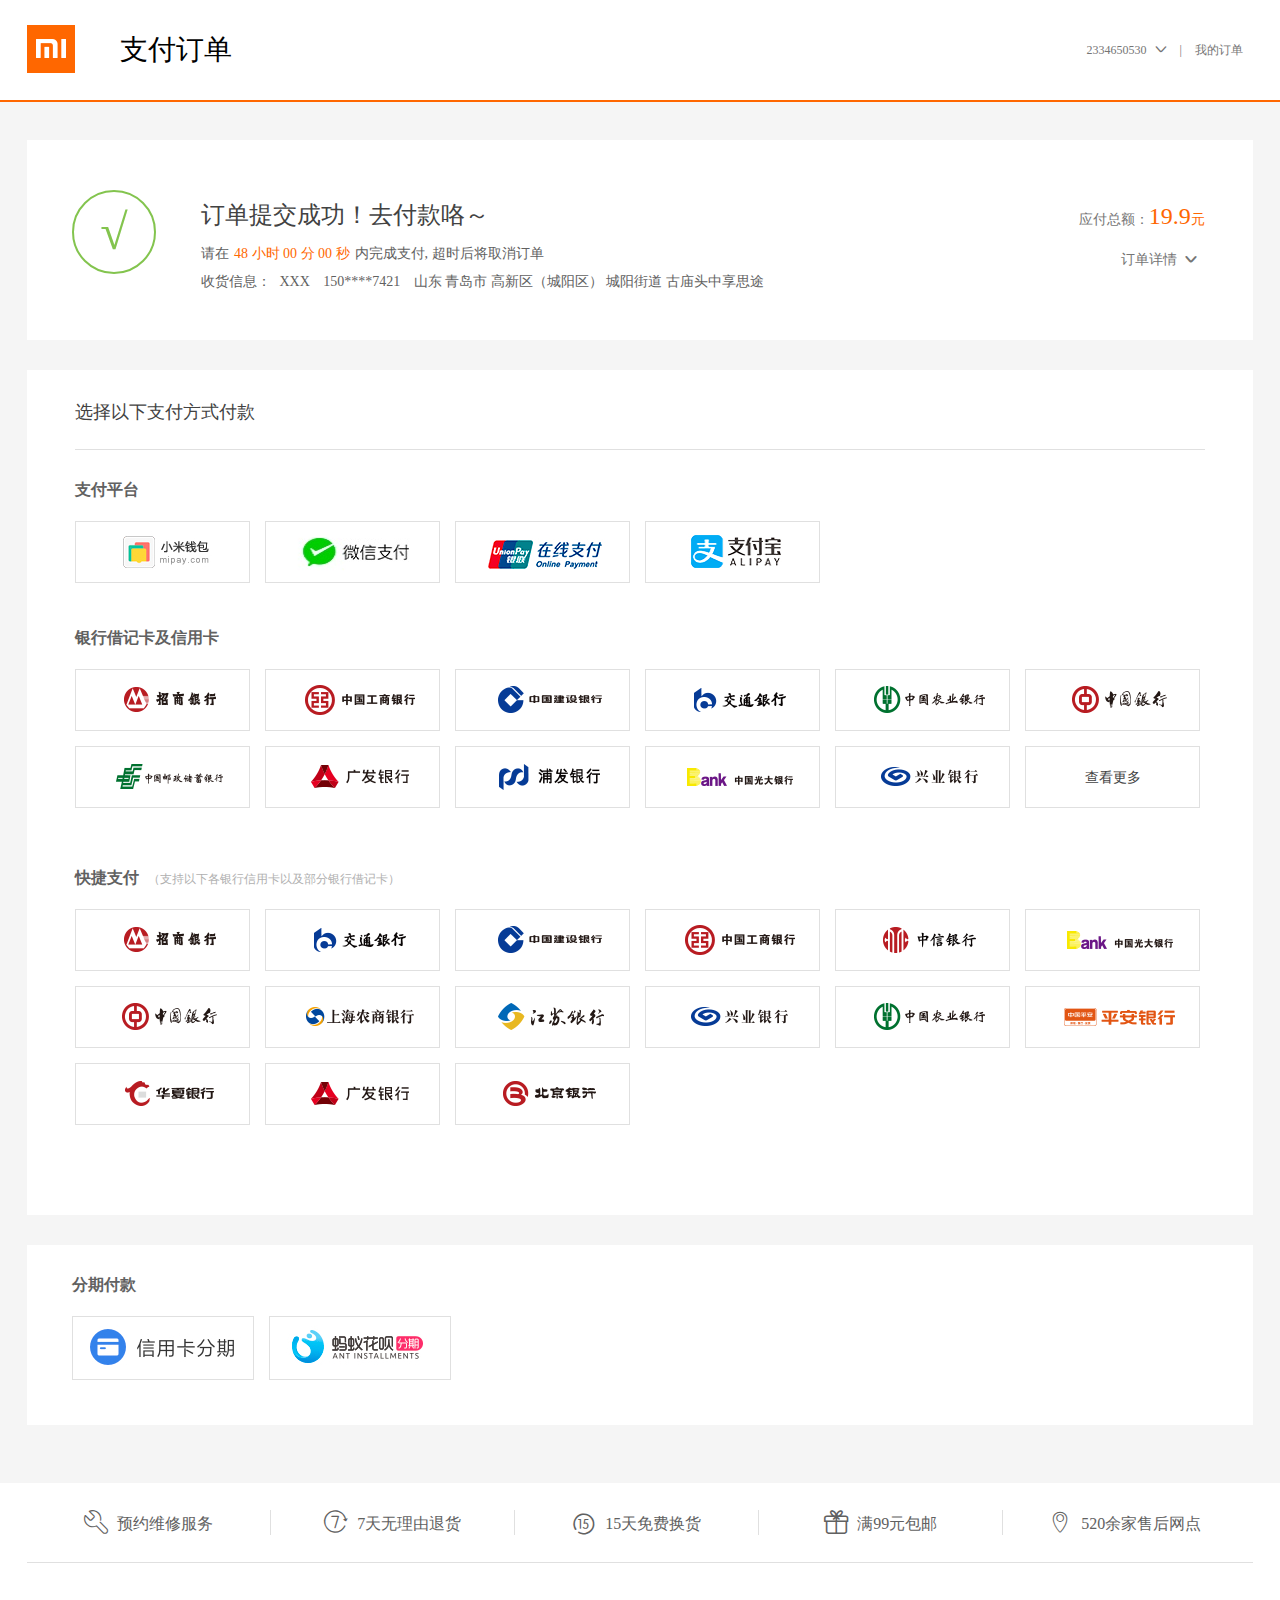
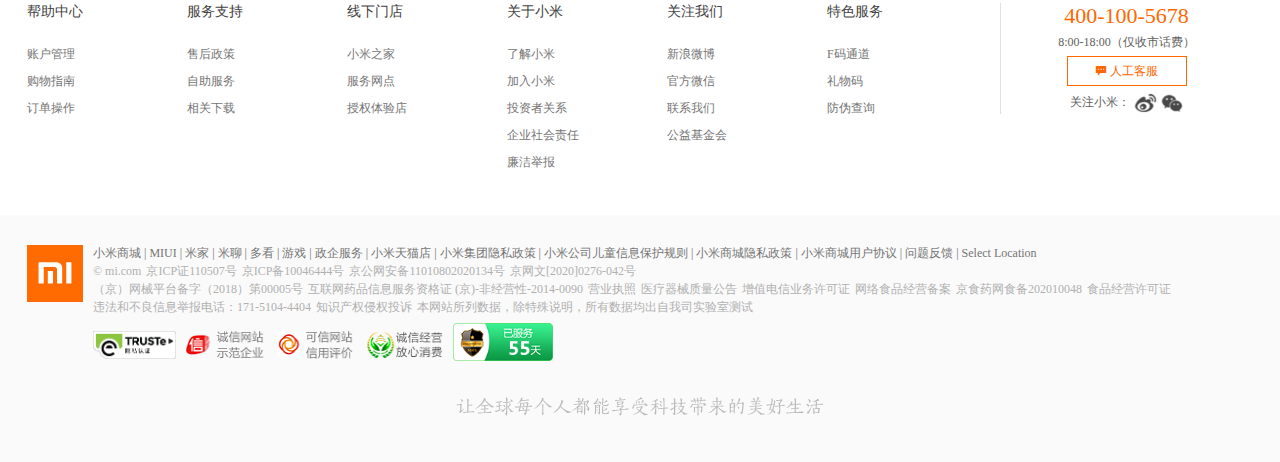
<file: pay-order.html>
<!DOCTYPE html>
<html>
	<head>
		<meta charset="utf-8">
		<title>支付订单</title>
		<script src="js/public-f.js" type="text/javascript" charset="utf-8"></script>
		<script src="js/jquery-1.12.4.min.js" type="text/javascript" charset="utf-8"></script>
		<script src="js/public_data.js" type="text/javascript" charset="utf-8"></script>
		<script src="js/pay-order.js" type="text/javascript" charset="utf-8"></script>
		<link rel="stylesheet" type="text/css" href="css/clean.css"/>
		<link rel="stylesheet" type="text/css" href="./css/pay-order.css"/>
	</head>
	<body>
		<!-- 头部三个 -->
		<div class="totalHead">
			<div class="container">
				<div class="logo">
					<a href=""></a>
				</div>
				<div class="left">
					<span>支付订单</span>
				</div>
				<div class="right">
					<div class="person-list">
						<a href="">
							<span class="username">2334650530</span>
							<i class="icon">&#xe858</i>
						</a>
						<!-- 隐藏列表 -->
						<div class="slide-box">
							<ul>
								<li><a href="" class="person-cen">个人中心</a></li>
								<li><a href="">评价晒单</a></li>
								<li><a href="">我的喜欢</a></li>
								<li><a href="">小米账号</a></li>
								<li><a href="">退出登录</a></li>
							</ul>
						</div>
					</div>
					<span>|</span>
					<a href="" class="my_order">我的订单</a>
				</div>
			</div>
		</div>
		
		<!-- 主体 -->
		<div class="page">
			<div class="page-main">
				<div class="page-box">
					<!-- 订单提交 -->
					<div class="order-submit-box">
						<div class="order-submit-con">
							<div class="order-submit-left">
								<span>√</span>
							</div>
							<div class="order-submit-right">
								<div class="order-submit-top">
									<div class="submit-top-lft">
										<div class="tip">订单提交成功！去付款咯～</div>
										<div class="deadline">请在<span class="countdown">48 小时 00 分 00 秒</span>内完成支付, 超时后将取消订单</div>
										<div class="take-infor">
											收货信息：
											<span class="name">XXX</span>
											<span class="tel">150****7421</span>
											<span class="address"> 山东 青岛市 高新区（城阳区） 城阳街道 古庙头中享思途</span>
										</div>
									</div>
									<div class="submit-top-rgt">
										<p class="pay-pri">应付总额：<span class="price">19.9</span><span>元</span></p>
										<p class="select">订单详情<i class="icon">&#xe858</i></p>
									</div>
								</div>
								<div class="order-submit-bot">
									<ul>
										<li>
											<div class="label">订单号：</div>
											<div class="content" style="color: #FF6700">5201115554105504</div>
										</li>
										<li>
											<div class="label">收货信息：</div>
											<div class="content">崔艺瀚 150****7421 山东 青岛市 高新区（城阳区） 城阳街道 古庙头中享思途</div>
										</li>
										<li>
											<div class="label">商品名称：</div>
											<div class="content">小米 Type-C to AUDIO转接线 白色</div>
										</li>
										<li>
											<div class="label">发票信息：</div>
											<div class="content">电子普通发票 个人</div>
										</li>
									</ul>
								</div>
							</div>
						</div>
					</div>
					
					
					<!-- 选择支付方式 -->
					<div class="pay-type-box">
						<div class="pay-type-con">
							<!-- 标题 -->
							<div class="pay-type-title">
								<p>选择以下支付方式付款</p>
							</div>
							<!-- 支付平台 -->
							<div class="pay-desk-box">
								<div class="pay-desk-title">
									<p>支付平台</p>
								</div>
								<div class="pay-desk-con">
									<ul>
										<li>
											<img src="img/type/pay1.jpg" >
										</li>
										<li>
											<img src="img/type/pay2.jpg" >
										</li>
										<li>
											<img src="img/type/pay3.jpg" >
										</li>
										<li>
											<img src="img/type/pay4.jpg" >
										</li>
									</ul>
								</div>
							</div>
							
							<!-- 支付方式 -->
							<div class="pay-mold-box">
								<div class="pay-mold-title">
									<p>银行借记卡及信用卡</p>
								</div>
								<div class="pay-mold-con">
									<ul></ul>
								</div>
							</div>
							
							<!-- 快捷支付 -->
							<div class="pay-fast-box">
								<div class="pay-fast-title">
									<p>快捷支付</p>
									<span>（支持以下各银行信用卡以及部分银行借记卡）</span>
								</div>
								<div class="pay-fast-con">
									<ul></ul>
								</div>
							</div>
							
						</div>
					</div>
					
					
					<!-- 分期付款 -->
					<div class="pay-purchase-box">
						<div class="pay-purchase-title">
							<p>分期付款</p>
						</div>
						<div class="pay-purchase-con">
							<ul>
								<li>
									<img src="img/type/purchase1.jpg" >
								</li>
								<li>
									<img src="img/type/purchase2.jpg" >
								</li>
							</ul>
						</div>
					</div>
					
					
				</div>
			</div>
		</div>
		
		
		
		<!-- 底部 -->
		<div class="footer">
			<div class="container">
				<!-- icon区域 -->
				<div class="top">
					<ul>
						<li>
							<a href="">
								<i class="icon">&#xe629</i>
								<span>预约维修服务</span>
							</a>
						</li>
						<li>
							<a href="">
								<i class="icon">&#xe60e</i>
								<span>7天无理由退货</span>
							</a>
						</li>
						<li>
							<a href="">
								<i class="icon">&#xe606</i>
								<span>15天免费换货</span>
							</a>
						</li>
						<li>
							<a href="">
								<i class="icon">&#xe624</i>
								<span>满99元包邮</span>
							</a>
						</li>
						<li>
							<a href="">
								<i class="icon">&#xe653</i>
								<span>520余家售后网点</span>
							</a>
						</li>
					</ul>
				</div>
				<!-- 信息列表 -->
				<div class="bot">
					<div class="help">
						<ul>
							<div>帮助中心</div>
							<li><a href="">账户管理</a></li>
							<li><a href="">购物指南</a></li>
							<li><a href="">订单操作</a></li>
						</ul>
						<ul>
							<div>服务支持</div>
							<li><a href="">售后政策</a></li>
							<li><a href="">自助服务</a></li>
							<li><a href="">相关下载</a></li>
						</ul>
						<ul>
							<div>线下门店</div>
							<li><a href="">小米之家</a></li>
							<li><a href="">服务网点</a></li>
							<li><a href="">授权体验店</a></li>
						</ul>
						<ul>
							<div>关于小米</div>
							<li><a href="">了解小米</a></li>
							<li><a href="">加入小米</a></li>
							<li><a href="">投资者关系</a></li>
							<li><a href="">企业社会责任</a></li>
							<li><a href="">廉洁举报</a></li>
						</ul>
						<ul>
							<div>关注我们</div>
							<li><a href="">新浪微博</a></li>
							<li><a href="">官方微信</a></li>
							<li><a href="">联系我们</a></li>
							<li><a href="">公益基金会</a></li>
						</ul>
						<ul>
							<div>特色服务</div>
							<li><a href="">F码通道</a></li>
							<li><a href="">礼物码</a></li>
							<li><a href="">防伪查询</a></li>
						</ul>
					</div>
					<!-- 热线 -->
					<div class="hotLine">
						<ul>
							<li>400-100-5678</li>
							<li>8:00-18:00（仅收市话费）</li>
							<li>
								<input type="button" value="&#xe61b 人工客服" class="icon"/>
							</li>
							<li class="logo">
								<span>关注小米：</span>
								<a class="wb" href=""></a>
								<a class="wx" href=""></a>
								<img src="img/wx-img.png" >
							</li>
						</ul>
					</div>
				</div>
			</div>
		</div>
		<!-- 版权信息 -->
		<div class="copy">
			<div class="container">
				<div class="logo">
					<img src="img/lo.PNG" >
				</div>
				<div class="copyRight">
					<!-- 脚部导航 -->
					<div class="nav">
						<a href="">小米商城</a>
						<span>|</span>
						<a href="">MIUI</a>
						<span>|</span>
						<a href="">米家</a>
						<span>|</span>
						<a href="">米聊</a>
						<span>|</span>
						<a href="">多看</a>
						<span>|</span>
						<a href="">游戏</a>
						<span>|</span>
						<a href="">政企服务</a>
						<span>|</span>
						<a href="">小米天猫店</a>
						<span>|</span>
						<a href="">小米集团隐私政策</a>
						<span>|</span>
						<a href="">小米公司儿童信息保护规则</a>
						<span>|</span>
						<a href="">小米商城隐私政策</a>
						<span>|</span>
						<a href="">小米商城用户协议</a>
						<span>|</span>
						<a href="">问题反馈</a>
						<span>|</span>
						<a href="">Select Location</a>
					</div>
					<!-- 版权信息 -->
					<div class="cpr">
						<ul>
							<li><a href="">© mi.com</a></li>
							<li>京ICP证110507号</li>
							<li><a href="">京ICP备10046444号</a></li>
							<li><a href="">京公网安备11010802020134号</a></li>
							<li><a href="">京网文[2020]0276-042号</a></li>
						</ul>
						<ul>
							<li><a href="">（京）网械平台备字（2018）第00005号</a></li>
							<li><a href="">互联网药品信息服务资格证 (京)-非经营性-2014-0090</a></li>
							<li><a href="">营业执照</a></li>
							<li><a href="">医疗器械质量公告</a></li>
						</ul>
						<ul>
							<li><a href="">增值电信业务许可证</a></li>
							<li>网络食品经营备案</li>
							<li>京食药网食备202010048</li>
							<li><a href="">食品经营许可证</a></li>
						</ul>
						<ul>
							<li>违法和不良信息举报电话：171-5104-4404</li>
							<li><a href="">知识产权侵权投诉</a></li>
							<li>本网站所列数据，除特殊说明，所有数据均出自我司实验室测试</li>
						</ul>
					</div>
				</div>
				<div class="pic">
					<div>
						<img src="img/truste.png" width="83px" height="28px">
					</div>
					<div>
						<img src="img/v-logo-2.png" width="83px" height="28px">
					</div>
					<div>
						<img src="img/v-logo-1.png" width="83px" height="28px">
					</div>
					<div>
						<img src="./img/ba10428a4f9495ac310fd0b5e0cf8370.png" width="83px" height="28px">
					</div>
					<div class="footer_log">
						<img src="./img/ad.png" >
					</div>
				</div>
				<div class="footer_logo">
					
				</div>
			</div>
		</div>
		
	</body>
</html>
</file>
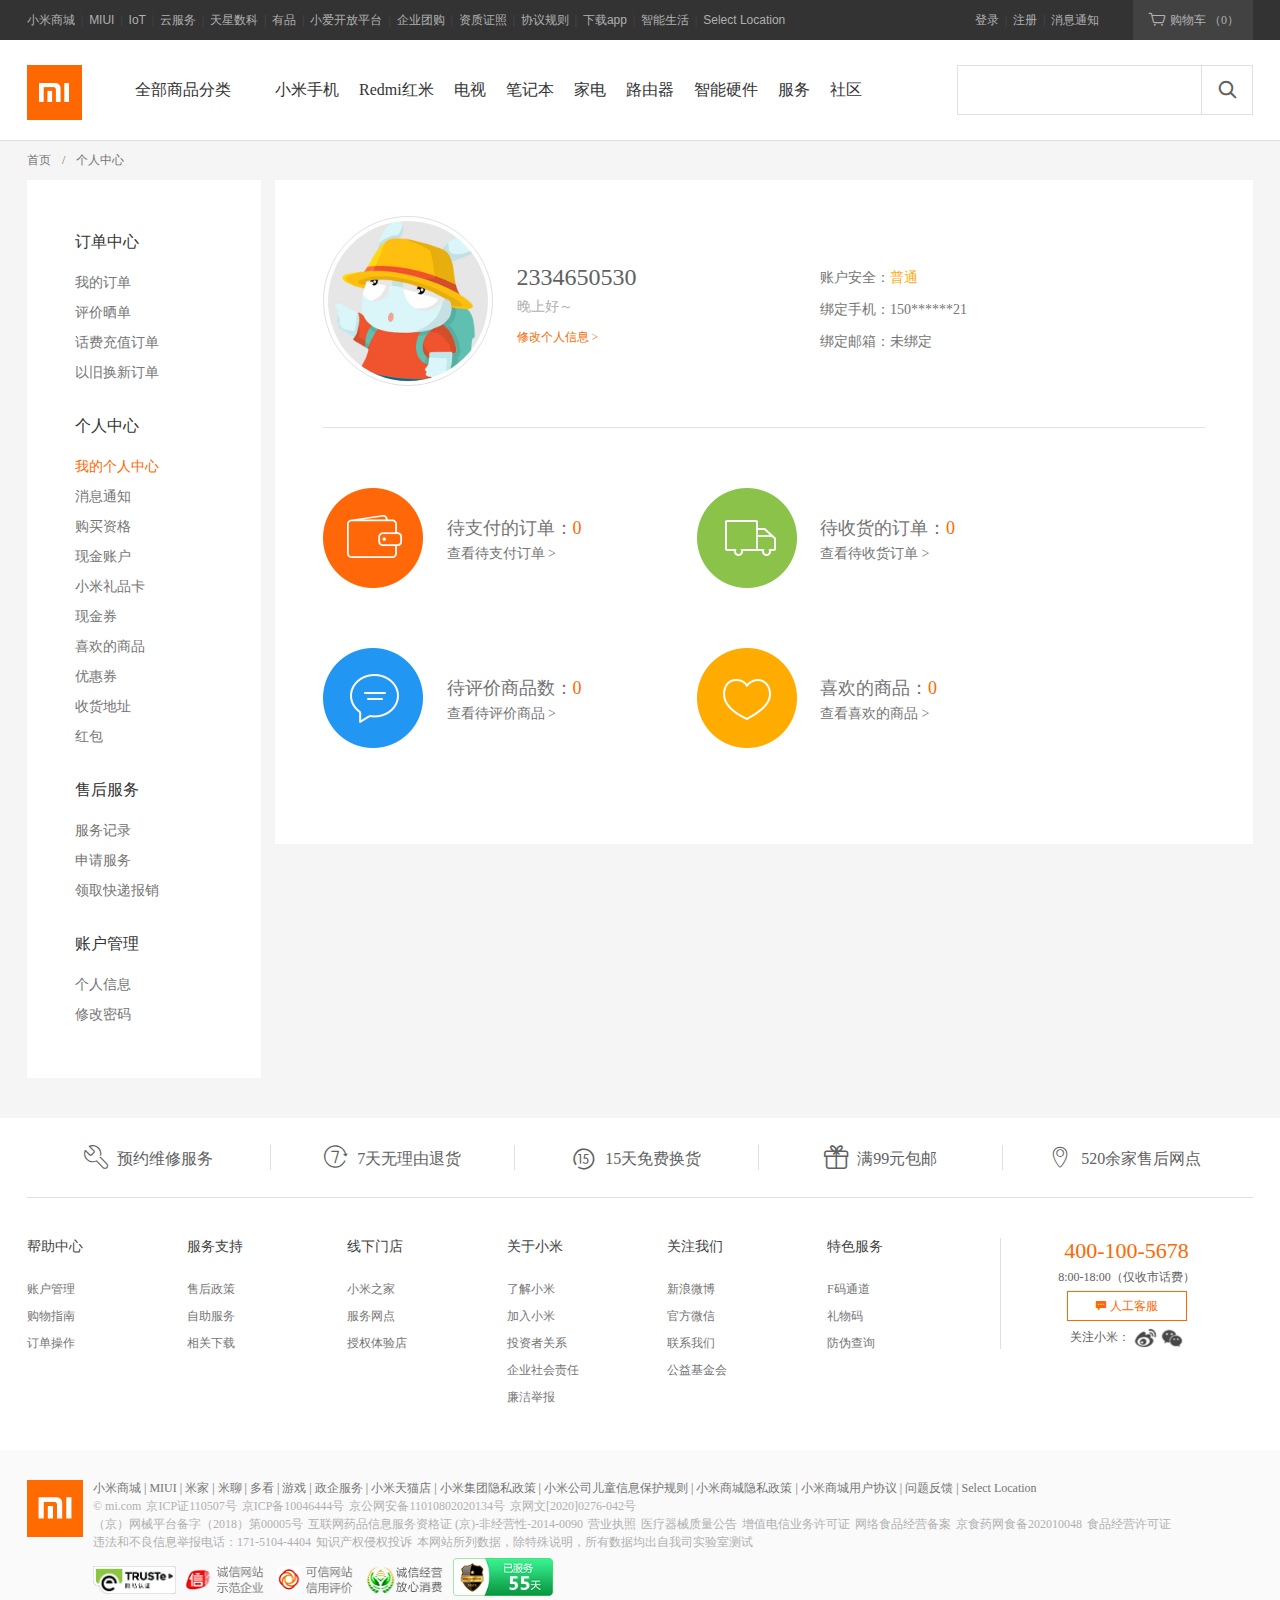
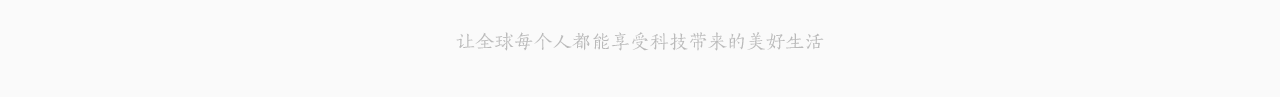
<file: person_center.html>
<!DOCTYPE html>
<html>
	<head>
		<meta charset="utf-8">
		<title>个人中心</title>
		<script src="js/public-f.js" type="text/javascript" charset="utf-8"></script>
		<script src="js/jquery-1.12.4.min.js" type="text/javascript" charset="utf-8"></script>
		<script src="js/public_data.js" type="text/javascript" charset="utf-8"></script>
		<script src="js/person_center.js" type="text/javascript" charset="utf-8"></script>
		<link rel="stylesheet" type="text/css" href="css/clean.css"/>
		<link rel="stylesheet" type="text/css" href="./css/person_center.css"/>
	</head>
	<body>
		<!-- 头部三个 -->
		<div class="totalHead">
			<div class="nav-top">
				<div class="container">
					<!-- 导航栏 -->
					<div class="list">
						<a href="">小米商城</a>
						<span>|</span>
						<a href="">MIUI</a>
						<span>|</span>
						<a href="">IoT</a>
						<span>|</span>
						<a href="">云服务</a>
						<span>|</span>
						<a href="">天星数科</a>
						<span>|</span>
						<a href="">有品</a>
						<span>|</span>
						<a href="">小爱开放平台</a>
						<span>|</span>
						<a href="">企业团购</a>
						<span>|</span>
						<a href="">资质证照</a>
						<span>|</span>
						<a href="">协议规则</a>
						<span>|</span>
						<a href="" class="download">
							下载app
							<span href=" "><!-- a链接不能套a链接 -->
								<img src="img/download.png" width="90" height="90">
								<span>小米商城APP</span>
							</span>
						</a>
						<span>|</span>
						<a href="">智能生活</a>
						<span>|</span>
						<a href="">Select Location</a>
					</div>
					<!-- 购物车 -->
					<div class="buy">
						<a class="hov" href="">
							<i class="icon">&#xe652</i>
							<span class="cartText">购物车</span>
							<span class="cartNum">（0）</span>
						</a>
						<!-- 购物车隐藏区域 -->
						<div class="cartHide">
							<div></div><!-- 占位 -->
							<div class="cart_logo"></div>
							<div class="cart_text">购物车中还没有商品，赶紧选购吧！</div>
						</div>
					</div>
					<!-- 登录注册 -->
					<div class="sheet">
						<a href="" class="login">登录</a>
						<span>|</span>
						<a href="" class="register">注册</a>
						<span>|</span>
						<a href="">消息通知</a>
					</div>
				</div>
			</div>
			<div class="nav-mid">
				<div class="container">
					<!-- logo -->
					<div class="logo">
						<a href=""></a>
					</div>
					<!-- 动图 导航栏 -->
					<div class="nav">
						<ul>
							<li class="perch">
								<a href="" class="total-list-title">
									<span>全部商品分类</span>
								</a>
								<div class="perch-item"></div>
							</li>
							<li>
								<a href="">
									<span>小米手机</span>
								</a>
								<!-- 导航栏 下拉列表 -->
								<div class="itemChildren">
									<div class="container">
										<ul class="children_list phone"></ul>
									</div>
								</div>
							</li>
							<li>
								<a href="">
									<span>Redmi红米</span>
								</a>
								<div class="itemChildren">
									<div class="container">
										<ul class="children_list red"></ul>
									</div>
								</div>
							</li>
							<li>
								<a href="">
									<span>电视</span>
								</a>
								<div class="itemChildren">
									<div class="container">
										<ul class="children_list tel"></ul>
									</div>
								</div>
							</li>
							<li>
								<a href="">
									<span>笔记本</span>
								</a>
								<div class="itemChildren">
									<div class="container">
										<ul class="children_list note"></ul>
									</div>
								</div>
							</li>
							<li>
								<a href="">
									<span>家电</span>
								</a>
								<div class="itemChildren">
									<div class="container">
										<ul class="children_list elec"></ul>
									</div>
								</div>
							</li>
							<li>
								<a href="">
									<span>路由器</span>
								</a>
								<div class="itemChildren">
									<div class="container">
										<ul class="children_list web"></ul>
									</div>
								</div>
							</li>
							<li>
								<a href="">
									<span>智能硬件</span>
								</a>
								<div class="itemChildren">
									<div class="container">
										<ul class="children_list smart"></ul>
									</div>
								</div>
							</li>
							<li>
								<a href="">
									<span>服务</span>
								</a>
							</li>
							<li>
								<a href="">
									<span>社区</span>
								</a>
							</li>
						</ul>
					</div>
					<!-- 搜索框 -->
					<div class="select">
						<input type="submit" class="icon" value="&#xe619" />
						<input type="text" class="text" placeholder="" />
						<ul class="list"></ul>
					</div>
				</div>
			</div>
		</div>
		
		<!--返回 -->
		<div class="goBack">
			<div class="container">
				<a href="">首页</a>
				<span>/</span>
				<span>个人中心</span>
			</div>
		</div>
		
		
		<!-- 主体 -->
		<div class="page">
			<div class="container page-main">
				<div class="page-box">
					<!-- 左边 -->
					<div class="left">
						<div class="menu-box">
							<h3 class="title">订单中心</h3>
							<ul class="list">
								<li><a href="" class="my_order">我的订单</a></li>
								<li><a href="">评价晒单</a></li>
								<li><a href="">话费充值订单</a></li>
								<li><a href="" class="oldForNew">以旧换新订单</a></li>
							</ul>
						</div>
						<div class="menu-box">
							<h3 class="title">个人中心</h3>
							<ul class="list">
								<li><a href=""style="color: #FF6700;">我的个人中心</a></li>
								<li><a href="">消息通知</a></li>
								<li><a href="">购买资格</a></li>
								<li><a href="">现金账户</a></li>
								<li><a href="">小米礼品卡</a></li>
								<li><a href="">现金券</a></li>
								<li><a href="">喜欢的商品</a></li>
								<li><a href="">优惠券</a></li>
								<li><a href="" class="getGoodsAddress">收货地址</a></li>
								<li><a href="">红包</a></li>
							</ul>
						</div>
						<div class="menu-box">
							<h3 class="title">售后服务</h3>
							<ul class="list">
								<li><a href="">服务记录</a></li>
								<li><a href="">申请服务</a></li>
								<li><a href="">领取快递报销</a></li>
							</ul>
						</div>
						<div class="menu-box">
							<h3 class="title">账户管理</h3>
							<ul class="list">
								<li><a href="">个人信息</a></li>
								<li><a href="">修改密码</a></li>
							</ul>
						</div>
					</div>
					
					<!-- 右边 -->
					<div class="right">
						<!-- 头像信息 -->
						<div class="head-info">
							<img src="img/person/tx.jpg" class="avatar">
							<div class="person-info">
								<h3>2334650530</h3>
								<p>晚上好～</p>
								<span><a href="">修改个人信息 ></a></span>
							</div>
							<div class="safe-level">
								<p>账户安全：</p><span>普通</span>
								<p>绑定手机：</p><span>150******21</span>
								<p>绑定邮箱：</p><span>未绑定</span>
							</div>
						</div>
						<div class="other-info">
							<ul>
								<li>
									<img src="img/person/portal-icon-1.png" >
									<div>
										<h3>
											待支付的订单：<span>0</span>
										</h3>
										<a href="">查看待支付订单 ></a>
									</div>
								</li>
								<li>
									<img src="img/person/portal-icon-2.png" >
									<div>
										<h3>
											待收货的订单：<span>0</span>
										</h3>
										<a href="">查看待收货订单 ></a>
									</div>
								</li>
								<li>
									<img src="img/person/portal-icon-3.png" >
									<div>
										<h3>
											待评价商品数：<span>0</span>
										</h3>
										<a href="">查看待评价商品 ></a>
									</div>
								</li>
								<li>
									<img src="img/person/portal-icon-4.png" >
									<div>
										<h3>
											喜欢的商品：<span>0</span>
										</h3>
										<a href="">查看喜欢的商品 ></a>
									</div>
								</li>
								
							</ul>
						</div>
					</div>
				</div>
			</div>
		</div>
		
		
		
		
		
		
		
		
		<!-- 底部 -->
		<div class="footer">
			<div class="container">
				<!-- icon区域 -->
				<div class="top">
					<ul>
						<li>
							<a href="">
								<i class="icon">&#xe629</i>
								<span>预约维修服务</span>
							</a>
						</li>
						<li>
							<a href="">
								<i class="icon">&#xe60e</i>
								<span>7天无理由退货</span>
							</a>
						</li>
						<li>
							<a href="">
								<i class="icon">&#xe606</i>
								<span>15天免费换货</span>
							</a>
						</li>
						<li>
							<a href="">
								<i class="icon">&#xe624</i>
								<span>满99元包邮</span>
							</a>
						</li>
						<li>
							<a href="">
								<i class="icon">&#xe653</i>
								<span>520余家售后网点</span>
							</a>
						</li>
					</ul>
				</div>
				<!-- 信息列表 -->
				<div class="bot">
					<div class="help">
						<ul>
							<div>帮助中心</div>
							<li><a href="">账户管理</a></li>
							<li><a href="">购物指南</a></li>
							<li><a href="">订单操作</a></li>
						</ul>
						<ul>
							<div>服务支持</div>
							<li><a href="">售后政策</a></li>
							<li><a href="">自助服务</a></li>
							<li><a href="">相关下载</a></li>
						</ul>
						<ul>
							<div>线下门店</div>
							<li><a href="">小米之家</a></li>
							<li><a href="">服务网点</a></li>
							<li><a href="">授权体验店</a></li>
						</ul>
						<ul>
							<div>关于小米</div>
							<li><a href="">了解小米</a></li>
							<li><a href="">加入小米</a></li>
							<li><a href="">投资者关系</a></li>
							<li><a href="">企业社会责任</a></li>
							<li><a href="">廉洁举报</a></li>
						</ul>
						<ul>
							<div>关注我们</div>
							<li><a href="">新浪微博</a></li>
							<li><a href="">官方微信</a></li>
							<li><a href="">联系我们</a></li>
							<li><a href="">公益基金会</a></li>
						</ul>
						<ul>
							<div>特色服务</div>
							<li><a href="">F码通道</a></li>
							<li><a href="">礼物码</a></li>
							<li><a href="">防伪查询</a></li>
						</ul>
					</div>
					<!-- 热线 -->
					<div class="hotLine">
						<ul>
							<li>400-100-5678</li>
							<li>8:00-18:00（仅收市话费）</li>
							<li>
								<input type="button" value="&#xe61b 人工客服" class="icon"/>
							</li>
							<li class="logo">
								<span>关注小米：</span>
								<a class="wb" href=""></a>
								<a class="wx" href=""></a>
								<img src="img/wx-img.png" >
							</li>
						</ul>
					</div>
				</div>
			</div>
		</div>
		<!-- 版权信息 -->
		<div class="copy">
			<div class="container">
				<div class="logo">
					<img src="img/lo.PNG" >
				</div>
				<div class="copyRight">
					<!-- 脚部导航 -->
					<div class="nav">
						<a href="">小米商城</a>
						<span>|</span>
						<a href="">MIUI</a>
						<span>|</span>
						<a href="">米家</a>
						<span>|</span>
						<a href="">米聊</a>
						<span>|</span>
						<a href="">多看</a>
						<span>|</span>
						<a href="">游戏</a>
						<span>|</span>
						<a href="">政企服务</a>
						<span>|</span>
						<a href="">小米天猫店</a>
						<span>|</span>
						<a href="">小米集团隐私政策</a>
						<span>|</span>
						<a href="">小米公司儿童信息保护规则</a>
						<span>|</span>
						<a href="">小米商城隐私政策</a>
						<span>|</span>
						<a href="">小米商城用户协议</a>
						<span>|</span>
						<a href="">问题反馈</a>
						<span>|</span>
						<a href="">Select Location</a>
					</div>
					<!-- 版权信息 -->
					<div class="cpr">
						<ul>
							<li><a href="">© mi.com</a></li>
							<li>京ICP证110507号</li>
							<li><a href="">京ICP备10046444号</a></li>
							<li><a href="">京公网安备11010802020134号</a></li>
							<li><a href="">京网文[2020]0276-042号</a></li>
						</ul>
						<ul>
							<li><a href="">（京）网械平台备字（2018）第00005号</a></li>
							<li><a href="">互联网药品信息服务资格证 (京)-非经营性-2014-0090</a></li>
							<li><a href="">营业执照</a></li>
							<li><a href="">医疗器械质量公告</a></li>
						</ul>
						<ul>
							<li><a href="">增值电信业务许可证</a></li>
							<li>网络食品经营备案</li>
							<li>京食药网食备202010048</li>
							<li><a href="">食品经营许可证</a></li>
						</ul>
						<ul>
							<li>违法和不良信息举报电话：171-5104-4404</li>
							<li><a href="">知识产权侵权投诉</a></li>
							<li>本网站所列数据，除特殊说明，所有数据均出自我司实验室测试</li>
						</ul>
					</div>
				</div>
				<div class="pic">
					<div>
						<img src="img/truste.png" width="83px" height="28px">
					</div>
					<div>
						<img src="img/v-logo-2.png" width="83px" height="28px">
					</div>
					<div>
						<img src="img/v-logo-1.png" width="83px" height="28px">
					</div>
					<div>
						<img src="./img/ba10428a4f9495ac310fd0b5e0cf8370.png" width="83px" height="28px">
					</div>
					<div class="footer_log">
						<img src="./img/ad.png" >
					</div>
				</div>
				<div class="footer_logo">
					
				</div>
			</div>
		</div>
		
		<!-- 固定侧边栏 -->
		<div class="sidebar">
			<a href="" class="items phone">
				<div class="icon icon-image">
					<img src="img/fix1.png" class="common" width="20" height="20px">
					<img src="img/fix2.png" class="hov" width="20" height="20px">
				</div>
				<div class="text_content">
					<img src="img/saomc.png" >
					<span>扫码领取新</span>
					<span>人百元礼包</span>
				</div>
			</a>
			<a href="" class="items">
				<div class="icon">
					<img src="img/fix3.png" class="common" width="20" height="20px">
					<img src="img/fix4.png" class="hov" width="20" height="20px">
				</div>
				<span class="text">个人中心</span>
			</a>
			<a href="" class="items">
				<div class="icon">
					<img src="img/fix5.png" class="common" width="20" height="20px">
					<img src="img/fix6.png" class="hov" width="20" height="20px">
				</div>
				<span class="text">售后服务</span>
			</a>
			<a href="" class="items">
				<div class="icon">
					<img src="img/fix7.png" class="common" width="20" height="20px">
					<img src="img/fix8.png" class="hov" width="20" height="20px">
				</div>
				<span class="text">人工客服</span>
			</a>
			<a href="" class="items buy-car">
				<div class="icon">
					<img src="img/fix9.png" class="common" width="20" height="20px">
					<img src="img/fix10.png" class="hov" width="20" height="20px">
				</div>
				<span class="text">
					购物车<span>(0)</span>
				</span>
			</a>
			<a href="" class="items last">
				<div class="icon">
					<img src="img/totop.png" class="common" width="20" height="20px">
					<img src="img/totop_hover.png" class="hov" width="20" height="20px">
				</div>
				<span class="text">回顶部</span>
			</a>
		</div>
	</body>
</html>
</file>
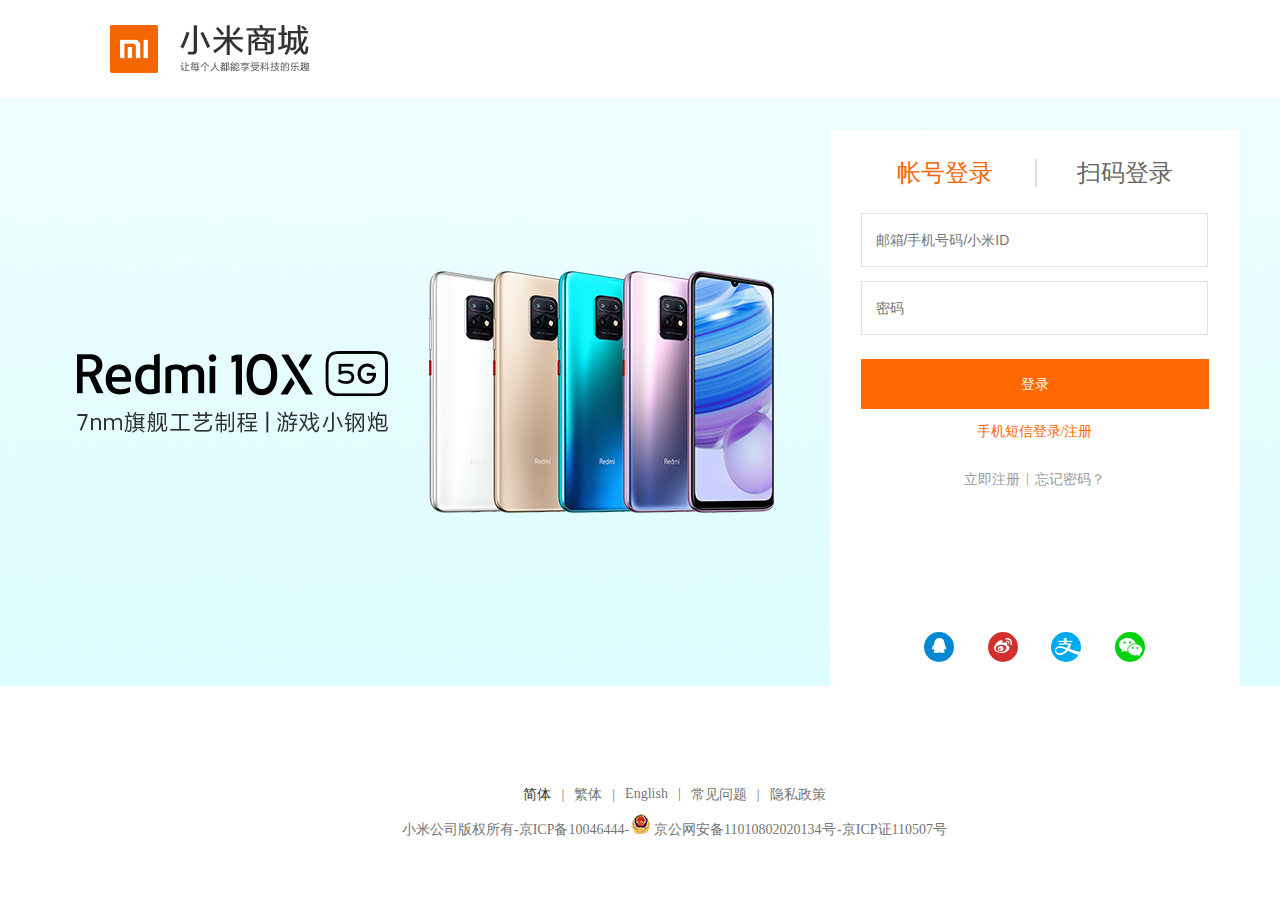
<file: register.html>
<!DOCTYPE html>
<html>
	<head>
		<meta charset="utf-8">
		<title>小米账号-登录</title>
		<script src="js/jquery-1.12.4.min.js" type="text/javascript" charset="utf-8"></script>
		<script src="js/register.js" type="text/javascript" charset="utf-8"></script>
		<script src="js/public-f.js" type="text/javascript" charset="utf-8"></script>
		<link rel="stylesheet" type="text/css" href="css/register.css"/>
	</head>
	<body>
		<div class="wrap">
			<div class="head">
				<a href="">
					<img src="img/register/mistore_logo.png" >
				</a>
			</div>
			<div class="banner-box">
				<a href="" class="ban"></a>
				<!-- 登录表单区域 -->
				<div class="layout">
					<div class="main-content">
						<div class="mainbox-form">
							<!-- 表单标题 -->
							<div class="tabs-nav-box">
								<div class="tabs-nav">
									<p class="navtab-link now" data-tab = 'pwd'>帐号登录</p>
									<span class="line"></span>
									<p class="navtab-link" data-tab = 'qr'>扫码登录</p>
								</div>
							</div>
							<!-- 表单内容 -->
							<div class="tabs-con now">
								<div class="login_area">
									<div class="loginbox">
										<!-- 输入框 -->
										<!-- 密码登录 -->
										<div class="lgn_input pwdLogin">
											
											<label class="labelbox login_user">
												<input type="text" name="user" id="username" placeholder="邮箱/手机号码/小米ID" autocomplete="off"/>
											</label>
											
											<label class="labelbox login_pwd">
												<input type="password" name="password" id="pwd" placeholder="密码" autocomplete="off"/>
											</label>
										</div>
										<!-- 短信登录 -->
										<div class="lgn_input textLogin">
											
											<label class="labelbox login_phone">
												<div class="country-list">
													<span class="country_code">+86</span>
												</div>
												<input type="tel" name="user" id="tel" placeholder="手机号码" autocomplete="off"/>
											</label>
											
											<label class="labelbox login_code">
												<input type="text" name="text" id="code" placeholder="短信验证码" autocomplete="off"/>
												<div class="code-box">
													<a class="send_ticket" id="getSMSCode">获取验证码</a>
												</div>
											</label>
										</div>
										<!-- 错误信息 -->
										<div class="err_tip">
											<div>
												<i class="icon"></i>
												<span class="err-con"></span>
											</div>
										</div>
										<!-- 提交 -->
										<div class="btns">
											<input class="lgn_btn pwdBtn" type="button" value="登录" />
											<input class="lgn_btn textBtn" type="button" value="立即登录注册" />
										</div>
										<!-- 其他信息 -->
										<div class="other_box">
											<span class="sms_link">
												<p href="">手机短信登录/注册</p>
											</span>
											<div class="reverse">
												<!-- 注册登录 -->
												<div class="links_area reg_login">
													<a href="" class="other-link">立即注册</a>
													<span>|</span>
													<a href="" class="other-link">忘记密码？</a>
												</div>
												<!-- 手机短信登录 -->
												<div class="links_area sms_login">
													<a href="">忘记验证码？</a>
												</div>
											</div>
											<!-- 其他登录方式 -->
											<div class="other_login">
												<div class="oth_type">
													<a href="" title="QQ登录" class="icon_type btn_qq">
														<i class="btn_icontype icon_qq"></i>
													</a>
													<a href="" title="微博登录" class="icon_type btn_weibo">
														<i class="btn_icontype icon_weibo"></i>
													</a>
													<a href="" title="支付宝登录" class="icon_type btn_alipay">
														<i class="btn_icontype icon_alipay"></i>
													</a>
													<a href="" title="微信登录" class="icon_type btn_wx">
														<i class="btn_icontype icon_wx"></i>
													</a>
												</div>
											</div>
										</div>
									</div>
								</div>
							</div>
						</div>
						<!-- 扫码 -->
						<div class="ercode_area">
							<div class="ercode-pannel">
								<div class="ercode-box">
									<div class="code_hd">
										<p>请使用小米手机/米家等小米旗下APP扫码登录<i class="icon_help"></i></p>
									</div>
									<div class="code_iframe">
										<img src="img/register/ercode.png" >
									</div>
									<div class="code_txt">
										<p class="txt-app">
											使用<span>小米商城APP</span>扫一扫
										</p>
										<p>小米手机可打开「设置」>「小米帐号」扫码登录</p>
									</div>
								</div>
							</div>
						</div>
					</div>
				</div>
			</div>
		</div>
		<!-- 底部 -->
		<div class="custom_footer">
			<div class="footer_link">
				<ul class="footer_list">
					<li>
						<a href="" class="list_li current">简体</a>|
					</li>
					<li>
						<a href="" class="list_li">繁体</a>|
					</li>
					<li>
						<a href="" class="list_li">English</a>|
					</li>
					<li>
						<a href="" class="list_li">常见问题</a>|
					</li>
					<li>
						<a href="" class="list_li">隐私政策</a>
					</li>
				</ul>
			</div>
			<p class="footer_intro">
				小米公司版权所有-京ICP备10046444-
				<a href="">
					<span>
						<img src="img/register/ghs.png" >
					</span>
					京公网安备11010802020134号
				</a>
				-京ICP证110507号
			</p>
		</div>
	</body>
</html>
</file>
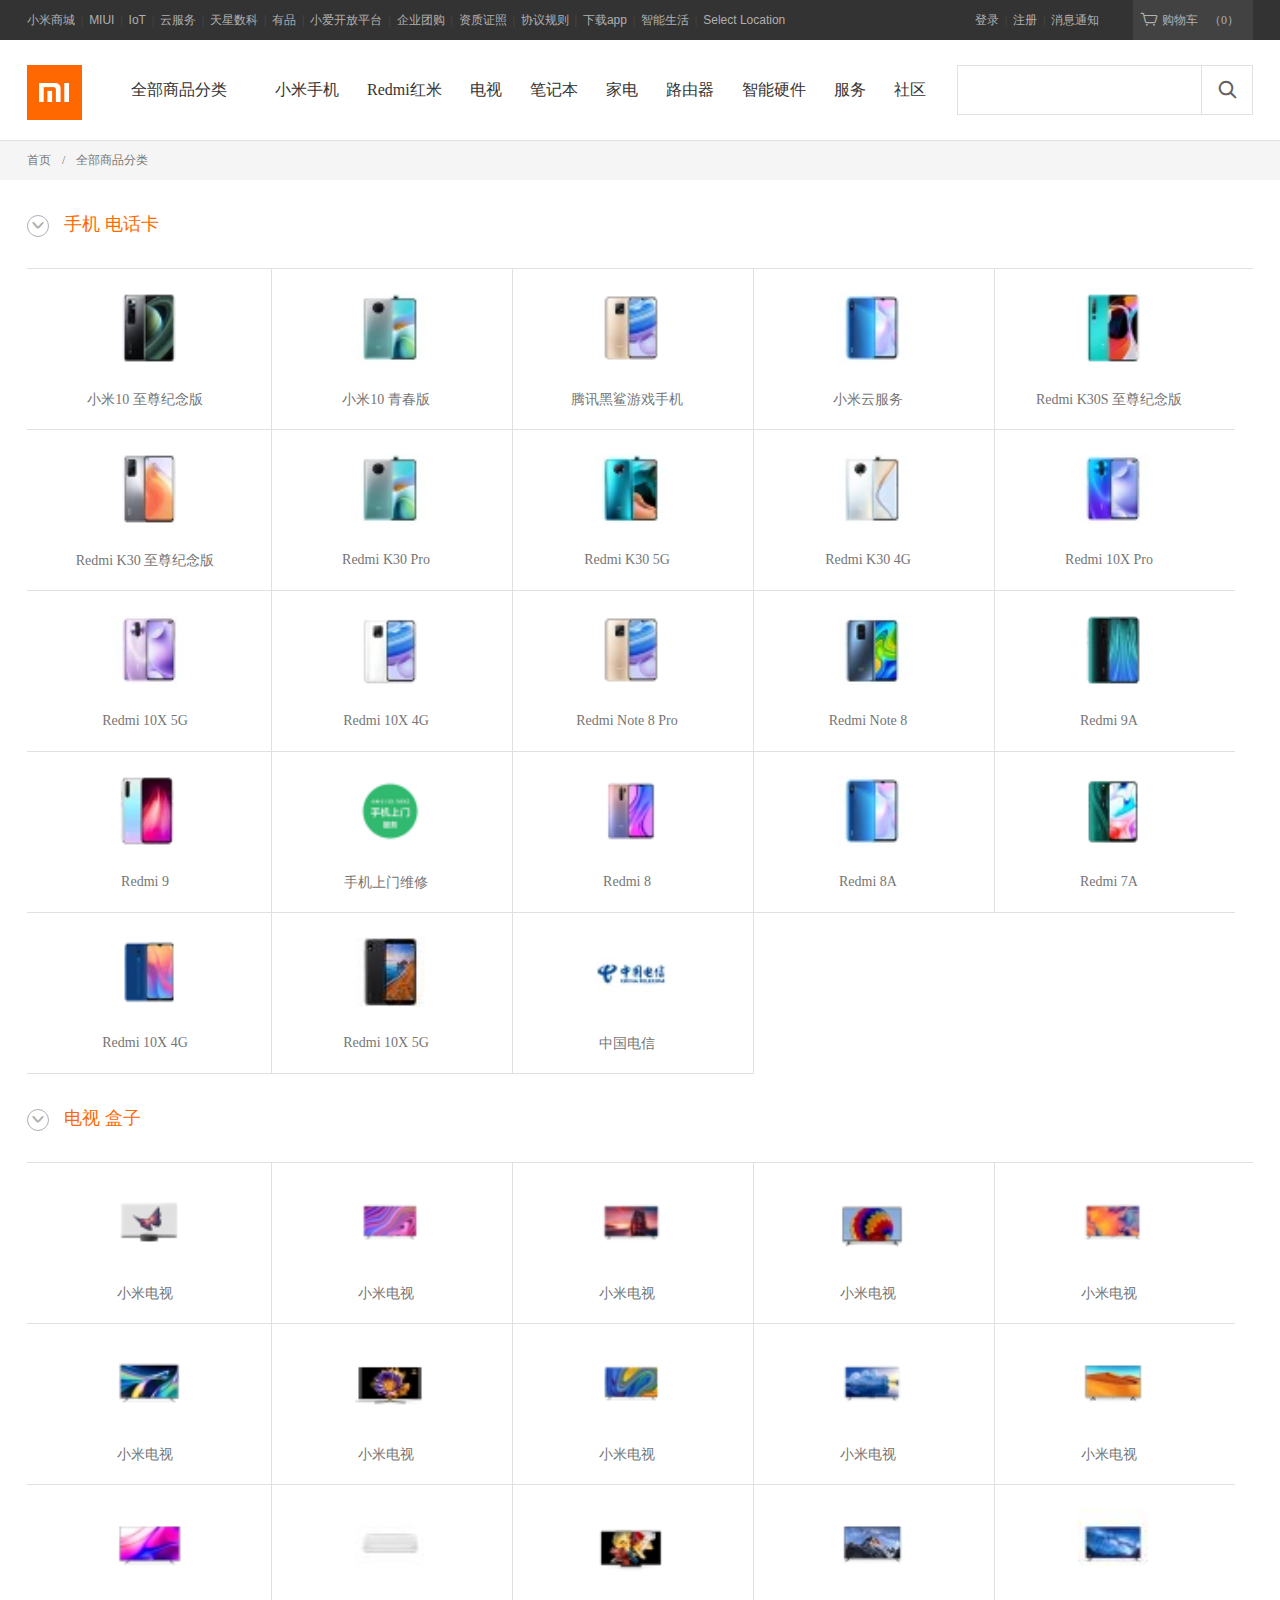
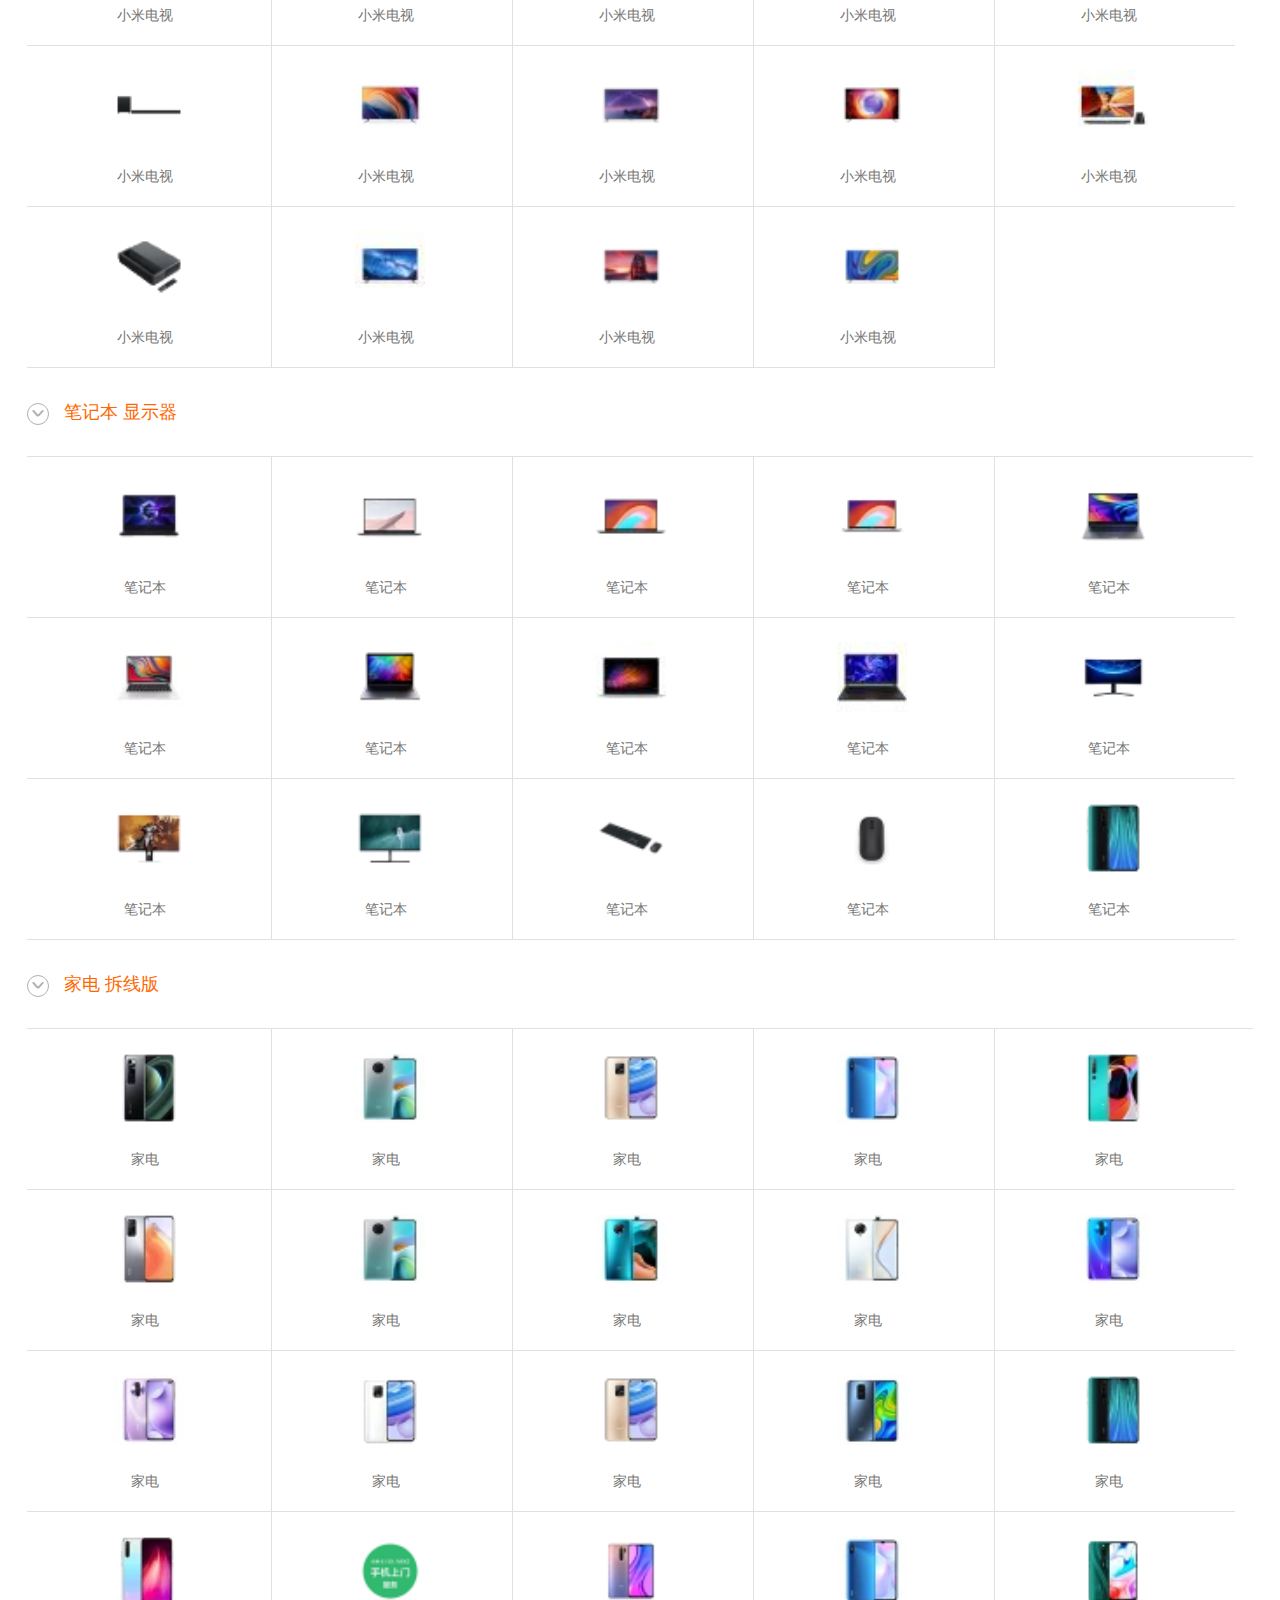
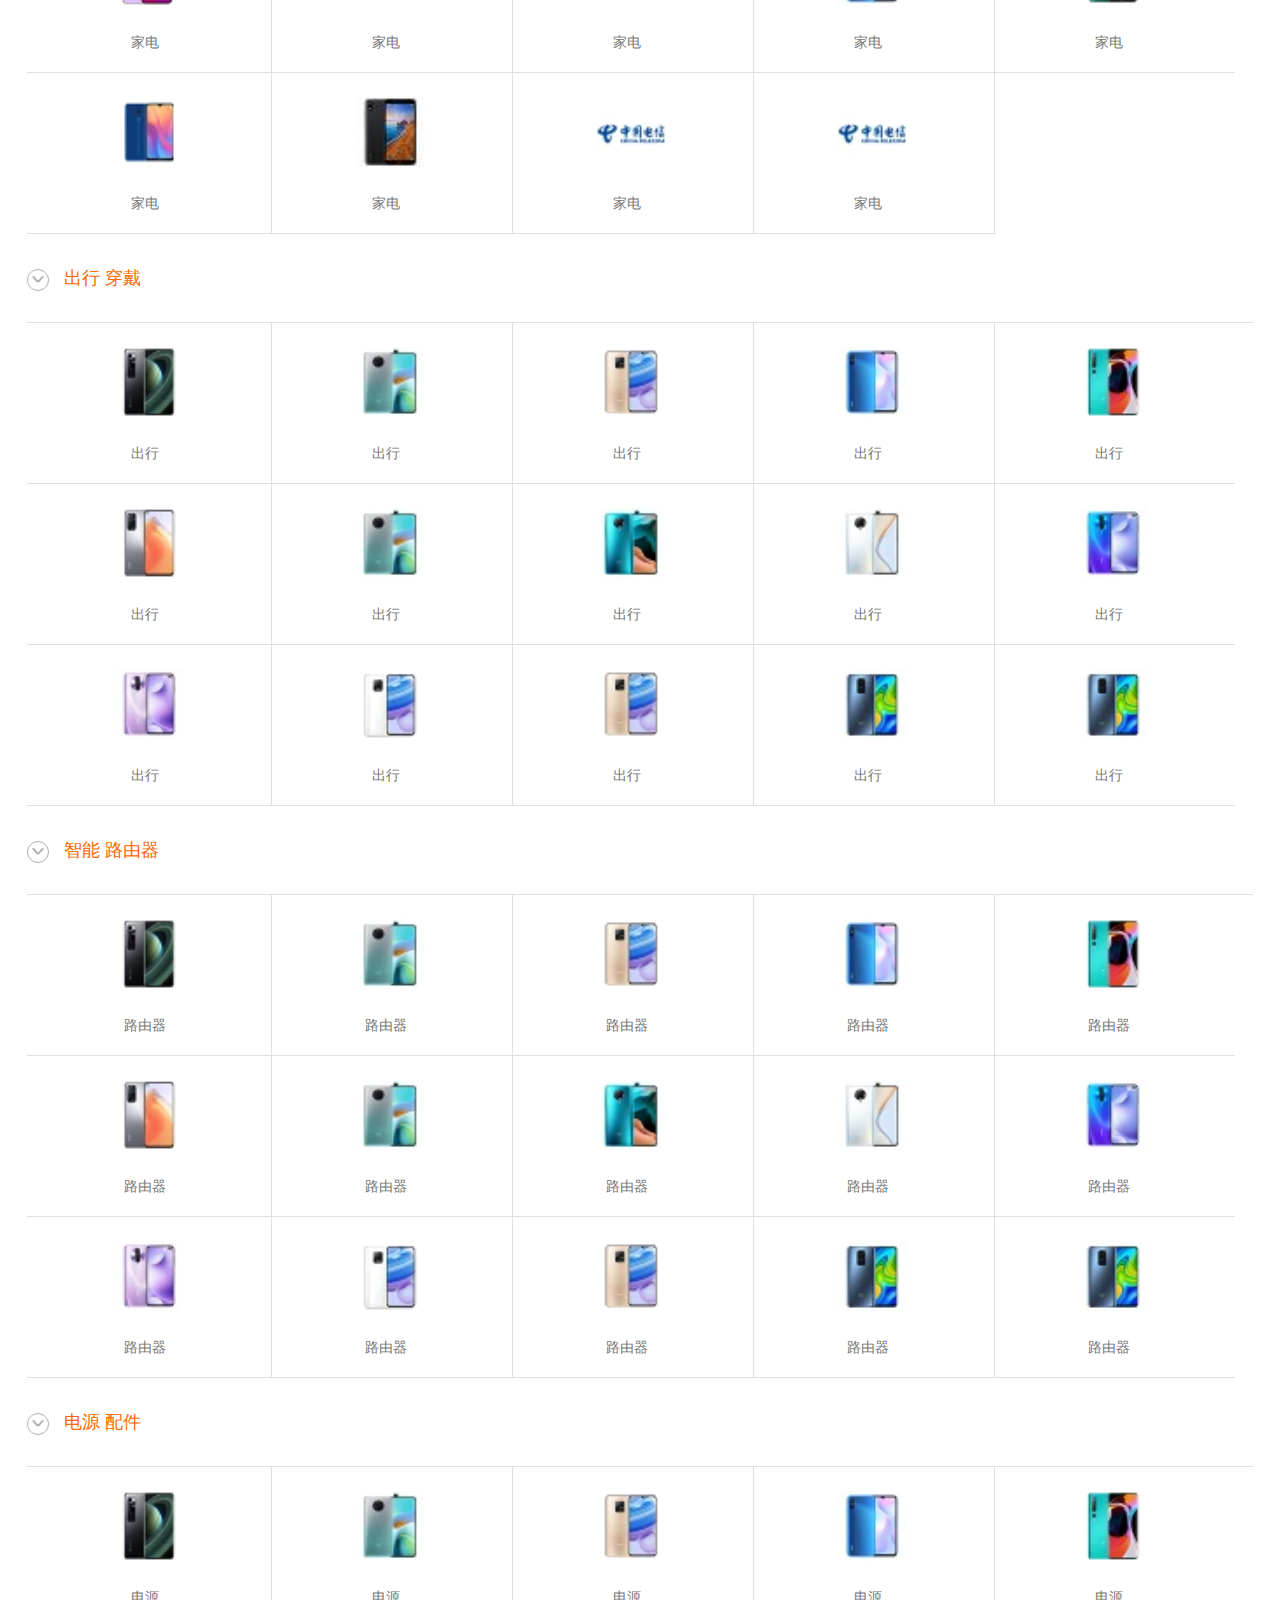
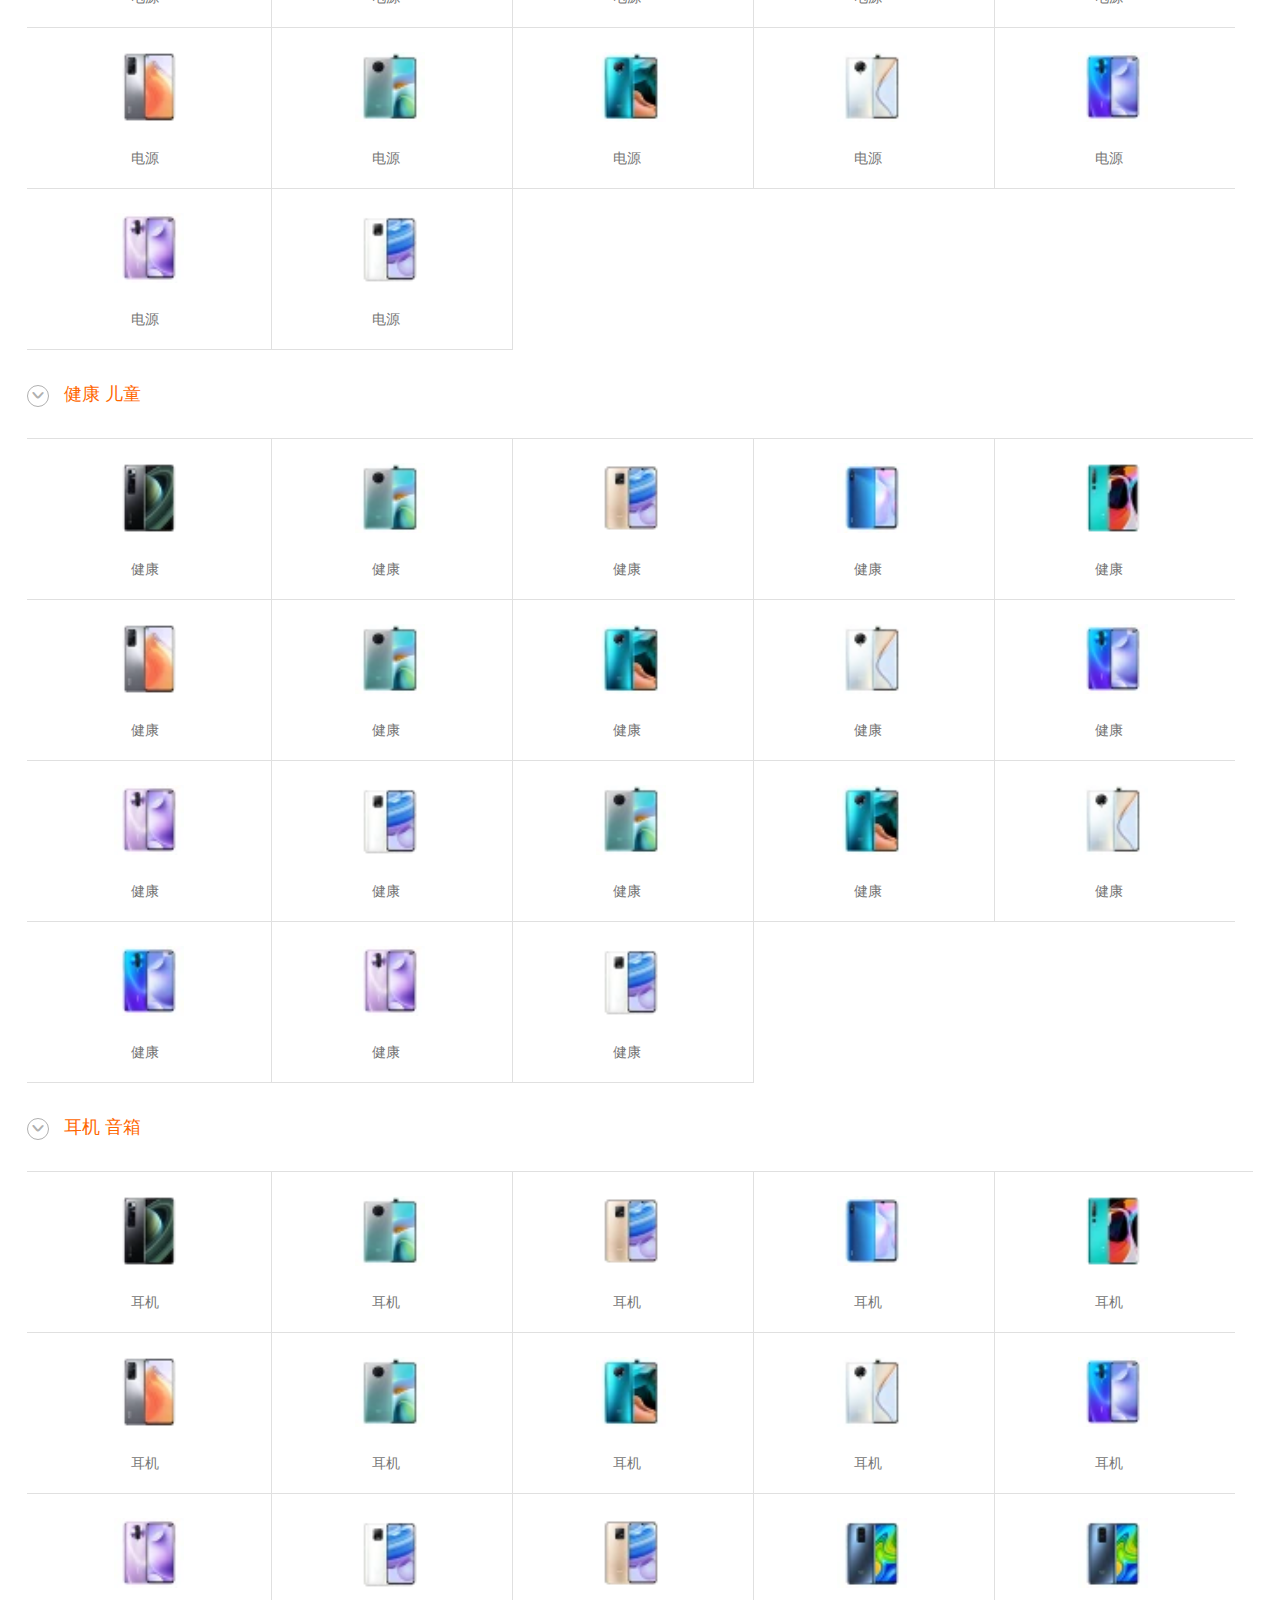
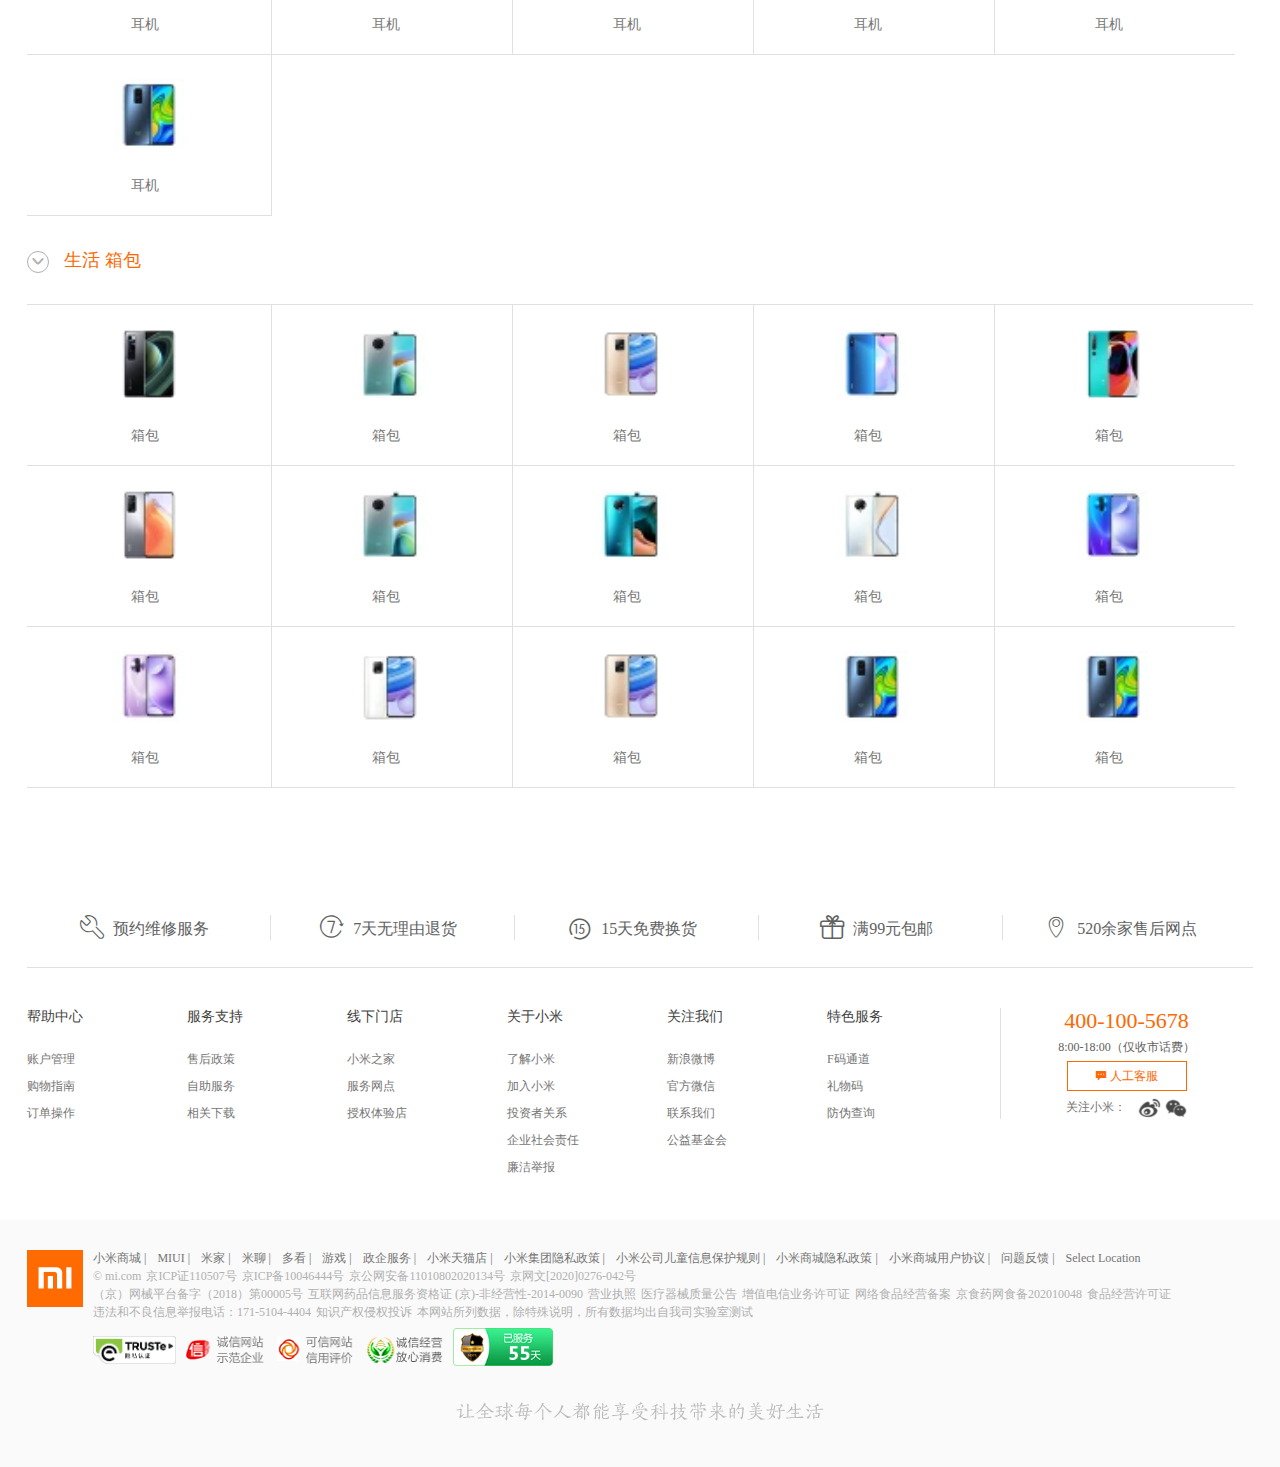
<file: total_list.html>
<!DOCTYPE html>
<html>
	<head>
		<meta charset="utf-8">
		<title>商品分类列表</title>
		<script src="js/public-f.js" type="text/javascript" charset="utf-8"></script>
		<script src="js/jquery-1.12.4.min.js" type="text/javascript" charset="utf-8"></script>
		<script src="js/public_data.js" type="text/javascript" charset="utf-8"></script>
		<script src="js/total_list.js" type="text/javascript" charset="utf-8"></script>
		<link rel="stylesheet" type="text/css" href="css/clean.css"/>
		<link rel="stylesheet" type="text/css" href="css/total_list.css"/>
	</head>
	
	<body>
		<!-- 头部三个 -->
		<div class="totalHead">
			<div class="nav-top">
				<div class="container">
					<!-- 导航栏 -->
					<div class="list">
						<a href="">小米商城</a>
						<span>|</span>
						<a href="">MIUI</a>
						<span>|</span>
						<a href="">IoT</a>
						<span>|</span>
						<a href="">云服务</a>
						<span>|</span>
						<a href="">天星数科</a>
						<span>|</span>
						<a href="">有品</a>
						<span>|</span>
						<a href="">小爱开放平台</a>
						<span>|</span>
						<a href="">企业团购</a>
						<span>|</span>
						<a href="">资质证照</a>
						<span>|</span>
						<a href="">协议规则</a>
						<span>|</span>
						<a href="" class="download">
							下载app
							<span href=" "><!-- a链接不能套a链接 -->
								<img src="img/download.png" width="90" height="90">
								<span>小米商城APP</span>
							</span>
						</a>
						<span>|</span>
						<a href="">智能生活</a>
						<span>|</span>
						<a href="">Select Location</a>
					</div>
					<!-- 购物车 -->
					<div class="buy">
						<a class="hov" href="">
							<i class="icon">&#xe652</i>
							<span class="cartText">购物车</span>
							<span class="cartNum">（0）</span>
						</a>
						<!-- 购物车隐藏区域 -->
						<div class="cartHide">
							<div></div><!-- 占位 -->
							<div class="cart_logo"></div>
							<div class="cart_text">购物车中还没有商品，赶紧选购吧！</div>
						</div>
					</div>
					<!-- 登录注册 -->
					<div class="sheet">
						<a href="" class="login">登录</a>
						<span>|</span>
						<a href="" class="register">注册</a>
						<span>|</span>
						<a href="">消息通知</a>
					</div>
				</div>
			</div>
			<div class="nav-mid">
				<div class="container">
					<!-- logo -->
					<div class="logo">
						<a href=""></a>
					</div>
					<!-- 动图 导航栏 -->
					<div class="nav">
						<ul>
							<li class="perch">
								<a href="" class="total-list-title">
									<span>全部商品分类</span>
								</a>
								<div class="perch-item"></div>
							</li>
							<li>
								<a href="">
									<span>小米手机</span>
								</a>
								<!-- 导航栏 下拉列表 -->
								<div class="itemChildren">
									<div class="container">
										<ul class="children_list phone"></ul>
									</div>
								</div>
							</li>
							<li>
								<a href="">
									<span>Redmi红米</span>
								</a>
								<div class="itemChildren">
									<div class="container">
										<ul class="children_list red"></ul>
									</div>
								</div>
							</li>
							<li>
								<a href="">
									<span>电视</span>
								</a>
								<div class="itemChildren">
									<div class="container">
										<ul class="children_list tel"></ul>
									</div>
								</div>
							</li>
							<li>
								<a href="">
									<span>笔记本</span>
								</a>
								<div class="itemChildren">
									<div class="container">
										<ul class="children_list note"></ul>
									</div>
								</div>
							</li>
							<li>
								<a href="">
									<span>家电</span>
								</a>
								<div class="itemChildren">
									<div class="container">
										<ul class="children_list elec"></ul>
									</div>
								</div>
							</li>
							<li>
								<a href="">
									<span>路由器</span>
								</a>
								<div class="itemChildren">
									<div class="container">
										<ul class="children_list web"></ul>
									</div>
								</div>
							</li>
							<li>
								<a href="">
									<span>智能硬件</span>
								</a>
								<div class="itemChildren">
									<div class="container">
										<ul class="children_list smart"></ul>
									</div>
								</div>
							</li>
							<li>
								<a href="">
									<span>服务</span>
								</a>
							</li>
							<li>
								<a href="">
									<span>社区</span>
								</a>
							</li>
						</ul>
					</div>
					<!-- 搜索框 -->
					<div class="select">
						<input type="submit" class="icon" value="&#xe619" />
						<input type="text" class="text" placeholder="" />
						<ul class="list"></ul>
					</div>
				</div>
			</div>
		</div>
		<!--返回 -->
		<div class="goBack">
			<div class="container">
				<a href="">首页</a>
				<span>/</span>
				<span>全部商品分类</span>
			</div>
		</div>
		
		<!-- 主体 -->
		<div class="page">
			<div class="contaier page-main">
				<!-- 每一种分类的盒 -->
				
			</div>
		</div>
		
		
		<!-- 底部 -->
		<div class="footer">
			<div class="container">
				<!-- icon区域 -->
				<div class="top">
					<ul>
						<li>
							<a href="">
								<i class="icon">&#xe629</i>
								<span>预约维修服务</span>
							</a>
						</li>
						<li>
							<a href="">
								<i class="icon">&#xe60e</i>
								<span>7天无理由退货</span>
							</a>
						</li>
						<li>
							<a href="">
								<i class="icon">&#xe606</i>
								<span>15天免费换货</span>
							</a>
						</li>
						<li>
							<a href="">
								<i class="icon">&#xe624</i>
								<span>满99元包邮</span>
							</a>
						</li>
						<li>
							<a href="">
								<i class="icon">&#xe653</i>
								<span>520余家售后网点</span>
							</a>
						</li>
					</ul>
				</div>
				<!-- 信息列表 -->
				<div class="bot">
					<div class="help">
						<ul>
							<div>帮助中心</div>
							<li><a href="">账户管理</a></li>
							<li><a href="">购物指南</a></li>
							<li><a href="">订单操作</a></li>
						</ul>
						<ul>
							<div>服务支持</div>
							<li><a href="">售后政策</a></li>
							<li><a href="">自助服务</a></li>
							<li><a href="">相关下载</a></li>
						</ul>
						<ul>
							<div>线下门店</div>
							<li><a href="">小米之家</a></li>
							<li><a href="">服务网点</a></li>
							<li><a href="">授权体验店</a></li>
						</ul>
						<ul>
							<div>关于小米</div>
							<li><a href="">了解小米</a></li>
							<li><a href="">加入小米</a></li>
							<li><a href="">投资者关系</a></li>
							<li><a href="">企业社会责任</a></li>
							<li><a href="">廉洁举报</a></li>
						</ul>
						<ul>
							<div>关注我们</div>
							<li><a href="">新浪微博</a></li>
							<li><a href="">官方微信</a></li>
							<li><a href="">联系我们</a></li>
							<li><a href="">公益基金会</a></li>
						</ul>
						<ul>
							<div>特色服务</div>
							<li><a href="">F码通道</a></li>
							<li><a href="">礼物码</a></li>
							<li><a href="">防伪查询</a></li>
						</ul>
					</div>
					<!-- 热线 -->
					<div class="hotLine">
						<ul>
							<li>400-100-5678</li>
							<li>8:00-18:00（仅收市话费）</li>
							<li>
								<input type="button" value="&#xe61b 人工客服" class="icon"/>
							</li>
							<li class="logo">
								<span>关注小米：</span>
								<a class="wb" href=""></a>
								<a class="wx" href=""></a>
								<img src="img/wx-img.png" >
							</li>
						</ul>
					</div>
				</div>
			</div>
		</div>
		<!-- 版权信息 -->
		<div class="copy">
			<div class="container">
				<div class="logo">
					<img src="img/lo.PNG" >
				</div>
				<div class="copyRight">
					<!-- 脚部导航 -->
					<div class="nav">
						<a href="">小米商城</a>
						<span>|</span>
						<a href="">MIUI</a>
						<span>|</span>
						<a href="">米家</a>
						<span>|</span>
						<a href="">米聊</a>
						<span>|</span>
						<a href="">多看</a>
						<span>|</span>
						<a href="">游戏</a>
						<span>|</span>
						<a href="">政企服务</a>
						<span>|</span>
						<a href="">小米天猫店</a>
						<span>|</span>
						<a href="">小米集团隐私政策</a>
						<span>|</span>
						<a href="">小米公司儿童信息保护规则</a>
						<span>|</span>
						<a href="">小米商城隐私政策</a>
						<span>|</span>
						<a href="">小米商城用户协议</a>
						<span>|</span>
						<a href="">问题反馈</a>
						<span>|</span>
						<a href="">Select Location</a>
					</div>
					<!-- 版权信息 -->
					<div class="cpr">
						<ul>
							<li><a href="">© mi.com</a></li>
							<li>京ICP证110507号</li>
							<li><a href="">京ICP备10046444号</a></li>
							<li><a href="">京公网安备11010802020134号</a></li>
							<li><a href="">京网文[2020]0276-042号</a></li>
						</ul>
						<ul>
							<li><a href="">（京）网械平台备字（2018）第00005号</a></li>
							<li><a href="">互联网药品信息服务资格证 (京)-非经营性-2014-0090</a></li>
							<li><a href="">营业执照</a></li>
							<li><a href="">医疗器械质量公告</a></li>
						</ul>
						<ul>
							<li><a href="">增值电信业务许可证</a></li>
							<li>网络食品经营备案</li>
							<li>京食药网食备202010048</li>
							<li><a href="">食品经营许可证</a></li>
						</ul>
						<ul>
							<li>违法和不良信息举报电话：171-5104-4404</li>
							<li><a href="">知识产权侵权投诉</a></li>
							<li>本网站所列数据，除特殊说明，所有数据均出自我司实验室测试</li>
						</ul>
					</div>
				</div>
				<div class="pic">
					<div>
						<img src="img/truste.png" width="83px" height="28px">
					</div>
					<div>
						<img src="img/v-logo-2.png" width="83px" height="28px">
					</div>
					<div>
						<img src="img/v-logo-1.png" width="83px" height="28px">
					</div>
					<div>
						<img src="./img/ba10428a4f9495ac310fd0b5e0cf8370.png" width="83px" height="28px">
					</div>
					<div class="footer_log">
						<img src="./img/ad.png" >
					</div>
				</div>
				<div class="footer_logo">
					
				</div>
			</div>
		</div>
		
		<!-- 固定侧边栏 -->
		<div class="sidebar">
			<a href="" class="items phone">
				<div class="icon icon-image">
					<img src="img/fix1.png" class="common" width="20" height="20px">
					<img src="img/fix2.png" class="hov" width="20" height="20px">
				</div>
				<div class="text_content">
					<img src="img/saomc.png" >
					<span>扫码领取新</span>
					<span>人百元礼包</span>
				</div>
			</a>
			<a href="" class="items person-cen">
				<div class="icon">
					<img src="img/fix3.png" class="common" width="20" height="20px">
					<img src="img/fix4.png" class="hov" width="20" height="20px">
				</div>
				<span class="text">个人中心</span>
			</a>
			<a href="" class="items">
				<div class="icon">
					<img src="img/fix5.png" class="common" width="20" height="20px">
					<img src="img/fix6.png" class="hov" width="20" height="20px">
				</div>
				<span class="text">售后服务</span>
			</a>
			<a href="" class="items">
				<div class="icon">
					<img src="img/fix7.png" class="common" width="20" height="20px">
					<img src="img/fix8.png" class="hov" width="20" height="20px">
				</div>
				<span class="text">人工客服</span>
			</a>
			<a href="" class="items buy-car">
				<div class="icon">
					<img src="img/fix9.png" class="common" width="20" height="20px">
					<img src="img/fix10.png" class="hov" width="20" height="20px">
				</div>
				<span class="text">
					购物车<span>(0)</span>
				</span>
			</a>
			<a href="" class="items last">
				<div class="icon">
					<img src="img/totop.png" class="common" width="20" height="20px">
					<img src="img/totop_hover.png" class="hov" width="20" height="20px">
				</div>
				<span class="text">回顶部</span>
			</a>
		</div>
	</body>
</html>
</file>
<file: css/index.css>
@charset "utf-8";
@font-face {font-family: "iconfont";
  src: url('iconfont.eot?t=1604566362001'); /* IE9 */
  src: url('iconfont.eot?t=1604566362001#iefix') format('embedded-opentype'), /* IE6-IE8 */
  url('[data-uri]') format('woff2'),
  url('iconfont.woff?t=1604566362001') format('woff'),
  url('iconfont.ttf?t=1604566362001') format('truetype'), /* chrome, firefox, opera, Safari, Android, iOS 4.2+ */
  url('iconfont.svg?t=1604566362001#iconfont') format('svg'); /* iOS 4.1- */
}
@font-face {font-family: "iconfont";
  src: url('iconfont.eot?t=1604569232105'); /* IE9 */
  src: url('iconfont.eot?t=1604569232105#iefix') format('embedded-opentype'), /* IE6-IE8 */
  url('[data-uri]') format('woff2'),
  url('iconfont.woff?t=1604569232105') format('woff'),
  url('iconfont.ttf?t=1604569232105') format('truetype'), /* chrome, firefox, opera, Safari, Android, iOS 4.2+ */
  url('iconfont.svg?t=1604569232105#iconfont') format('svg'); /* iOS 4.1- */
}
@font-face {font-family: "iconfont";
  src: url('iconfont.eot?t=1604910892741'); /* IE9 */
  src: url('iconfont.eot?t=1604910892741#iefix') format('embedded-opentype'), /* IE6-IE8 */
  url('[data-uri]') format('woff2'),
  url('iconfont.woff?t=1604910892741') format('woff'),
  url('iconfont.ttf?t=1604910892741') format('truetype'), /* chrome, firefox, opera, Safari, Android, iOS 4.2+ */
  url('iconfont.svg?t=1604910892741#iconfont') format('svg'); /* iOS 4.1- */
}


*{
	margin: 0;
	padding: 0;
}
body{
	font: 'Helvetica Neue,Helvetica,Arial,Microsoft Yahei,Hiragino Sans GB,Heiti SC,WenQuanYi Micro Hei,sans-serif';
}

li{
	list-style: none;
}
/* [ 属性 * = ”属性值” ]{ 样式表 }：匹配属性值中包含指定词汇的每个元素 */
[class*='icon']{
  font-family: "iconfont" !important;
  font-size: 16px;
  font-style: normal;
  -webkit-font-smoothing: antialiased;
  -moz-osx-font-smoothing: grayscale;
}

.container{
	width: 1226px;
	height: 100%;
	margin: auto;
}
/* 头部 */
.totalHead{
	width: 100%;
	height: 260px;
}
.totalHead>.raffle{
	width: 100%;
	height: 120px;
	position: relative;
}
.totalHead>.raffle>a{
	width: 100%;
	height: 120px;
	display: block; /* a标签改为块元素*/
	background-image: url(../img/ban.jpg);
	background-repeat: no-repeat;
	background-position: center; /* 相当于值为50%*/
	background-size: auto 120px; /* 宽度自动，高度120px*/
	position: absolute;
	top: 0;
}
.totalHead>.nav-top{
	width: 100%;
	height: 40px;
	background-color: #333;
}
   /* 容器*/
.container{
	width: 1226px;
	margin-right: auto;
	margin-left: auto;
}
/* 中间nav */
     /* 头部列表 */
.totalHead>.nav-top>.container{
	position: relative;
}
.totalHead>.nav-top>.container>.list{
	height: 40px;
	float: left;
}
.totalHead>.nav-top>.container>.list>a{
	display: inline-block;
	text-decoration: none;
	font-size: 12px;
	color: #b0b0b0;
	line-height: 40px;
	font-family: Helvetica Neue,Helvetica,Arial,Microsoft Yahei,Hiragino Sans GB,Heiti SC,WenQuanYi Micro Hei,sans-serif;
}
.totalHead>.nav-top>.container>.list>a:hover{
	color: white;
}
.totalHead>.nav-top>.container>.list>span{
	display: inline-block;
	font-size: 12px;
	color: #424242;
	margin-left: 2px;
	margin-right: 2px;
	line-height: 40px;
	font-family: sans-serif;
}
.totalHead>.nav-top>.container>.list>.download{
	position: relative;
}
.totalHead>.nav-top>.container>.list>.download:hover::before{
	content: '';
	height: 0;
	width: 0;
	display: block;
	position: absolute;
	bottom: 0;
	left: 50%;
	margin-left: -8px;
	border-width: 0 8px 8px 8px;
	border-style: solid;
	border-color: rgba(0,0,0,0) rgba(0,0,0,0) #fff;
}
.totalHead>.nav-top>.container>.list>.download:hover span{
	height: 148px;
}
.totalHead>.nav-top>.container>.list>.download>span{
	position: absolute;
	z-index: 1;
	display: inline-block;
	width: 124px;
	height: 0px;
	top: 40px;
	left: -40px;
	background-color: white;
	box-shadow: 0 1px 5px #aaa;
	overflow: hidden;
	transition: all .3s;
}
.totalHead>.nav-top>.container>.list>.download>span>span{
	width: 124px;
	height: 20px;
	display: block;
	color: #333;
	text-align: center;
	line-height: 20px;
	font-size: 14px;
}
.totalHead>.nav-top>.container>.list>.download>span>img{
	display: block;
	margin: 18px auto 12px;
}
    /* 头部购物车*/
.totalHead>.nav-top>.container>.buy{
	width: 120px;
	height: 40px;
	float: right;
	margin-left: 15px;
	background-color: #424242;
	text-align: center;
}
.totalHead>.nav-top>.container>.buy:hover{
	background-color: white;
}
.totalHead>.nav-top>.container>.buy>.hov{
	text-decoration: none;
	font-size: 12px;
	color: #b0b0b0;
	width: 120px;
	height: 40px;
	line-height: 40px;
	display: inline-block; /* a链接是行内元素*/
}
.totalHead>.nav-top>.container>.buy>.hov>.icon{
	font-size: 20px;
	line-height: 20px;
	position: relative;
	top:3px;
}
.totalHead>.nav-top>.container>.buy>.hov:hover{
	color: #ff6700;
}
.totalHead>.nav-top>.container>.buy>.hov:hover + .cartHide{
	height: 180px;
}
.totalHead>.nav-top>.container>.buy>.cartHide:hover{
	height: 180px;
}
.totalHead>.nav-top>.container>.buy>.cartHide:hover ~.hov{
	color: #ff6700;
}

   /* 购物车隐藏区域*/
.totalHead>.nav-top>.container>.buy>.cartHide{
	position: absolute;
	top: 40;
	right: 0;
	z-index: 1;  /* 层级高于搜索框*/
	width: 316px;
	height: 0px;
	background-color: white;
	font-size: 12px;
	color: #424242;
	box-shadow: 0px 5px 15px -5px rgba(0,0,0,.15);
	transition: all .3s;
	overflow: hidden; /* 在高度为0时，隐藏子元素*/
}
.totalHead>.nav-top>.container>.buy>.cartHide>.cart_logo{
	margin: auto;
	width: 130px;
	height: 110px;
	background: url(../img/icon-common.svg) no-repeat;
	background-position: -250px 10px;
}
.totalHead>.nav-top>.container>.buy>.cartHide>.cart_text{
	padding: 20px 0 20px;
	text-align: center;
	margin: auto;
}

    /* 头部表单*/
.totalHead>.nav-top>.container>.sheet{
	width: 143px;
	height: 40px;
	float: right;
}
.totalHead>.nav-top>.container>.sheet>a{
	display: inline-block;
	text-decoration: none;
	font-size: 12px;
	color: #b0b0b0;
	line-height: 40px;
	font-family: Helvetica Neue,Helvetica,Arial,Microsoft Yahei,Hiragino Sans GB,Heiti SC,WenQuanYi Micro Hei,sans-serif;
}
.totalHead>.nav-top>.container>.sheet>a:hover{
	color: white;
}
.totalHead>.nav-top>.container>.sheet>span{
	font-size: 12px;
	color: #424242;
	margin-left: 2px;
	margin-right: 2px;
	line-height: 40px;
	font-family: sans-serif;
}
/* 下拉列表 */
   /* 小米logo那个nav */
.nav-mid>.container{
	width: 1226px;
	height: 100px;
	display: flex;
	position: relative;
	/* background-color: #FAEBD7; */
}
.nav-mid>.container>.logo>a{
	display: inline-block;
	height: 55px;
	width: 55px;
	margin-top: 25px;
	background-color: #FF6700;
	position: relative;
	transition: all .2s;
}
.nav-mid>.container>.logo>a::before{
	content: '';
	background: url(../img/mi-logo.png) no-repeat 50% 50%;
	position: absolute;
	top:0;
	left: 0;
	width: 55px;
	height: 55px;
	transition: all .2s;
}
.nav-mid>.container>.logo>a::after{
	content: '';
	background: url(../img/mi-home.png) no-repeat 50% 50%;
	position: absolute;
	top:0;
	left: -55px;
	width: 55px;
	height: 55px;
	transition: all .2s;
}
.nav-mid>.container>.logo>a:hover::before{
	left: 55px;
}
.nav-mid>.container>.logo>a:hover::after{
	left: 0px;
}

.nav-mid>.container>.logo{
	margin-right: 18px;
}
   /* list区域*/
.nav-mid{
	position: relative;
}
.nav-mid>.container>.nav{
	width: 850px;
	height: 100px;
}
.nav-mid>.container>.nav>ul{
	display: flex;
}
.nav-mid>.container>.nav>ul>li>a{
	text-decoration: none;
}
.nav-mid>.container>.nav>ul>.perch{
	width: 165px;
	display: flex;
	justify-content: center;
	align-items: center;
}
.nav-mid>.container>.nav>ul>.perch>img{
	text-align: center;
	height:55px;
}
.nav-mid>.container>.nav>ul>li>a>span{
	font-size: 16px;
	color: #333;
	line-height: 100px;
	padding: 26px 10px 38px;
}
.nav-mid>.container>.nav>ul>li>a>span:hover{
	color: #FF6700;
}
.nav-mid>.container>.nav>ul>li>a:hover +.itemChildren{
	height: 210px;
}
.nav-mid>.container>.nav>ul>li>.itemChildren:hover{
	height: 210px;
}
.nav-mid>.container>.nav>ul>li>.itemChildren{
	position: absolute;
	z-index: 1;
	top: 100px;
	left: -62px;
	height: 0px;
	width: 1342px;
	transition: all .3s;
	overflow: hidden;
	box-shadow: 0 5px 10px -5px rgba(0,0,0,0.15);
}
.nav-mid>.container>.nav>ul>li>.itemChildren>.container{
	position: absolute;
	z-index: 1;
	left: 62px;
	width: 1226px;
	height: 210px;
	background-color: white;
	border-top: 1px solid #E0E0E0;
}
.nav-mid>.container>.nav>ul>li>.itemChildren>.container>.children_list{
	display: flex;
}
.nav-mid>.container>.nav>ul>li>.itemChildren>.container>.children_list>li{
	margin: 30px 22px 0 0;
	border-left: 1px solid #E0E0E0;
}
.nav-mid>.container>.nav>ul>li>.itemChildren>.container>.children_list .first{
	border: 0;
	margin-left: 5px;
}
.nav-mid>.container>.nav>ul>li>.itemChildren>.container>.children_list a{
	text-decoration: none;
	display: inline-block;
	width: 160px;
	text-align: center;
	font-size: 12px;
	color: #333;
	margin-left: 22px;
}
.nav-mid>.container>.nav>ul>li>.itemChildren>.container>.children_list div{
	margin-bottom: 5px;
}
.nav-mid>.container>.nav>ul>li>.itemChildren>.container>.children_list .price{
	color: #ff6709;
}


   /* 选择搜索区域 */
.nav-mid>.container>.select{
	position: absolute;
	right: 0;
	width: 300px;
	height: 50px;
	margin-top: 25px;
	/* z-index: -1; */
}
.nav-mid>.container>.select>input{
	float: right;
	width: 223px;
	height: 48px;
	line-height: 48px;
	padding: 0 10px;
	font-size: 14px;
	outline: 0;
	border: 1px solid #e0e0e0;
	transition:all .2s;
}
.nav-mid>.container>.select>.icon{
	width: 52px;
	height: 50px;
	font-size: 17px;
	line-height: 24px;
	color: #616161;
	border: 1px solid #e0e0e0;
	background-color:white;
	outline: 0;
	font-weight: bold;
}
.nav-mid>.container>.select>.text{
	border-right: 0;
}
.nav-mid>.container>.select:hover .text{
	border: 1px solid #b0b0b0;
	border-right: 0;
}
.nav-mid>.container>.select:hover .icon{
	border: 1px solid #b0b0b0;
}
.nav-mid>.container>.select>.icon:hover{
	color: white;
	background-color: #ff6700;
	border: 0;
	cursor: pointer;
}
.nav-mid>.container>.select>.icon:hover + .text{
	border-right: 0;
}
.nav-mid>.container>.select>.list{
	position: absolute;
	left: 4px;
	top: 49px;
	width: 243px;
	height: 240px;
	border: 1px solid #ff6700;
	background-color: white;
	display: none;
	z-index: 1;
}
.nav-mid>.container>.select>.list>li{
	width: 213px;
	height: 30px;
	line-height: 30px;
	padding: 0 15px;
	font-size: 12px;
	color: #616161;
}
.nav-mid>.container>.select>.list>li:hover{
	background-color: #FAFAFA;
}

   


/* 轮播图 */
.slide{
	width: 100%;
	height: 670px;
}
.slide>.container{
	width: 1226px;
	height: 670px;
}
.slide>.container>.slide-box{
	width: 1226px;
	height: 460px;
	position: relative;
}
.slide>.container>.slide-box .Show-img a{
	width: 1226px;
	position: absolute;
	opacity: 0;
	transition: all 1s; /* 换图的过程在1s内完成 290行 */
}
.slide>.container>.slide-box .Show-img img{
	width: 1226px;
}
.slide>.container>.slide-box .Show-img .act{
	opacity: 1;
}

/* 轮播按钮 */
.slide>.container>.slide-box .Show-btn{
	position: absolute;
	top: 43%;
	width: 41px;
	height: 69px;
	background-color: #55A532;
}
.slide>.container>.slide-box .lft{
	left: 234px;
	background: url(../img/icon-slides.png) no-repeat -83px 0;
}
.slide>.container>.slide-box .lft:hover{
	left: 234px;
	cursor: pointer;
	background: url(../img/icon-slides.png) no-repeat 0px 0;
}
.slide>.container>.slide-box .rgt{
	right: 0;
	background: url(../img/icon-slides.png) no-repeat -123px 0;
}
.slide>.container>.slide-box .rgt:hover{
	right: 0;
	cursor: pointer;
	background: url(../img/icon-slides.png) no-repeat -41px 0;
}
.slide>.container>.slide-box .btn-small{
	position: absolute;
	width: 100px;
	height: 21px;
	right: 19px;
	top: 425px;
	display: flex;
	justify-content: space-between;
}
.slide>.container>.slide-box .btn-small>span{
	display: block;
	width: 6px;
	height: 6px;
	border-radius: 50%;
	background-color: rgba(0,0,0,.4);
	border: 2px solid hsla(0,0%,100%,.3);
}
.slide>.container>.slide-box .btn-small>.act{
	display: block;
	width: 6px;
	height: 6px;
	border-radius: 50%;
	background-color: hsla(0,0%,100%,.3);
	border: 2px solid rgba(0,0,0,.4);
}


/* 轮播列表 */
.slide>.container .slide-list{
	position: absolute;
	top: 0;
	left: 0;
	height: 460px;
	width: 234px;
	background-color: rgba(105,101,101,.6);
}
.slide>.container .slide-list>.list-stair{
	height: 420px;
	width: 234px;
	margin: 20px 0;
}

.slide>.container .slide-list>.list-stair>.stair-item>a{
	display: block;
	text-decoration: none;
	height: 42px;
	padding: 0 0 0 30px;
	line-height: 42px;
	color: #FFF;
	font-size: 14px;
	display: flex;
	justify-content: space-between;
}
.slide>.container .slide-list>.list-stair>.stair-item>a:hover{
	background-color: #ff6700;
}
.slide>.container .slide-list>.list-stair>.stair-item>a>.icon{
	margin-right: 20px;
	font-size: 14px;
}
.slide>.container .slide-list>.list-stair>.stair-item>.list-sub{
	position: absolute; /* 父级是slide-box */
	top: 0;
	left: 234px;
	height: 460px;
	min-width: 992px; /* 待会去掉,撑不起来*/
	background-color: white;
	border: 1px solid #e0e0e0;
	border-left: 0;
	box-shadow: 0px 8px 16px rgba(0,0,0,.18);
	display: none;
}
.slide>.container .slide-list>.list-stair>.stair-item>a:hover +.list-sub{
	display: block;
}
.slide>.container .slide-list>.list-stair>.stair-item>.list-sub:hover{
	display: block;
}
.slide>.container .slide-list>.list-stair>.stair-item>.list-sub>ul{
	float: left;
	width: 225px;
	height: 460px;
	padding: 2px 0 2px 20px;
}
.slide>.container .slide-list>.list-stair>.stair-item>.list-sub::before{
	content: '';
	height: 0;
	display: block;
	clear: both;
}
.slide>.container .slide-list>.list-stair>.stair-item>.list-sub>ul>li{
	height: 76px;
	width: 225px;
}
.slide>.container .slide-list>.list-stair>.stair-item>.list-sub>ul a{
	display: block;
	height: 76px;
	width: 225px;
	text-decoration: none;
	font-size: 14px;
	color: #424242;
}
.slide>.container .slide-list>.list-stair>.stair-item>.list-sub>ul a:hover{
	color: #FF6700;
}
.slide>.container .slide-list>.list-stair>.stair-item>.list-sub>ul a>img{
	vertical-align: middle;
	margin-right: 10px;
}
.slide>.container .slide-list>.list-stair>.stair-item>.list-sub>ul a>span{
	display: inline-block;
	height: 76px;
	line-height: 76px;
}



   /* 手机部分 */
.slide>.container>.list{
	width: 1226px;
	height: 170px;
	margin: 14px 0 0 0;
	display: flex;
}
   /* 图标部分*/
.slide>.container>.list>.navi{
	width: 234px;
	height: 170px;
	background-color: #5f5750;
}
.slide>.container>.list>.navi>ul{
	display: flex;
	font-size: 12px;
	text-align: center;
	padding-top: 5px;
}
.slide>.container>.list>.navi>ul>li{
	position: relative;
	width: 70px;
	height: 40px;
	padding: 18px 5px 18px;
	transition: opacity 0.2S;
}
.slide>.container>.list>.navi>ul>li>a{
	text-decoration: none;
	color: #fff;
	opacity: .7;
}
.slide>.container>.list>.navi>ul>li:hover a{
	opacity: 1;
}
.slide>.container>.list>.navi>ul img{
	width: 24px;
	height: 24px;
	margin: 0 23px 4px;
}
.slide>.container>.list>.navi>ul>li::before{
	position: absolute;
	top: -1px;
	left: 6px;
	content: '';
	display: block;
	width: 64px;
	height: 1px;
	background-color: #665e57;
}
.slide>.container>.list>.navi>ul>li::after{
	position: absolute;
	top: 6px;
	left: 0px;
	content: '';
	display: block;
	width: 1px;
	height: 70px;
	background-color: #665e57;
}
   /* 主推手机部分 */
.slide>.container>.list>.mainPush{
	width: 978px;
	height: 170px;
	margin-left: 14px;
	display: flex;
	justify-content: space-between;
}
.slide>.container>.list>.mainPush img{
	width: 316px;
	height: 170px;
	transition: all 0.2S linear;
}
.slide>.container>.list>.mainPush img:hover {
	box-shadow: 0 15px 30px rgba(0,0,0,.3);
}


/* 主体 */
.main{
	width: 100%;
	height: 6030px;
	background-color: #F5F5F5;
}
   /* 小米闪购*/
.main>.container>.iflashBuy{
	position: relative;
	width: 1226px;
	height: 400px;
}
.main>.container>.iflashBuy>.tiltle{
	height: 58px;
	font-size: 22px;
	line-height: 58px;
}
.main>.container>.iflashBuy>.carousel{
	height: 340px;
	display: flex;
}
.main>.container>.iflashBuy>.carousel>.iflash-btn{
	position: absolute;
	top: 23px;
	right: 0;
}
.main>.container>.iflashBuy>.carousel>.iflash-btn input{
	display: inline-block;
	width: 42px;
	height: 27px;
	padding: 3px 5px;
	font-size: 14px;
	color: #b0b0b0;
	background-color: rgba(0,0,0,0);
	margin-left: -6px;
	text-align: center;
	line-height: 2px;
	outline: 0;
	border: 1px solid #e0e0e0;
	transition: all .5s;
}
.main>.container>.iflashBuy>.carousel>.iflash-btn input:hover{
	color: #ff6700;
	cursor: pointer;
}
.main>.container>.iflashBuy>.carousel>.iflash-count{
	background-color: #f1eded;
	border-top: 1px solid #e53935;
	height: 300px;
	padding-top: 39px;
	text-align: center;
	width: 234px;
	margin-right: 14px;
}
.main>.container>.iflashBuy>.carousel>.iflash-count>.round{
	font-size: 20px;
	color: #ef3a3b;
	padding-top: 15px;
}
.main>.container>.iflashBuy>.carousel>.iflash-count>img{
	margin: 25px auto;
}
.main>.container>.iflashBuy>.carousel>.iflash-count>.desc{
	color: rgba(0,0,0,.54);
	font-size: 15px;
}
.main>.container>.iflashBuy>.carousel>.iflash-count>.countdown{
	width: 190px;
	margin: 28px auto 0;
}
.main>.container>.iflashBuy>.carousel>.iflash-count>.countdown>span{
	display: inline-block;
	width: 46px;
	height: 46px;
	background-color: #605751;
	color: white;
	font-size: 24px;
	line-height: 46px;
}
.main>.container>.iflashBuy>.carousel>.iflash-count>.countdown>i{
	display: inline-block;
	width: 15px;
	height: 46px;
	color: #605751;
	font-size: 28px;
	font-style: normal;
	line-height: 46px;
	text-align: center;
}

.main>.container>.iflashBuy>.carousel>.iflash-list{
	width: 978px;
	overflow: hidden;
}
.main>.container>.iflashBuy>.carousel>.iflash-list>.iflash-box{
	width: 3210px;
	position: relative;
	transition: all .3s;
}
.main>.container>.iflashBuy>.carousel>.iflash-list>.iflash-box>.iflash-child{
	float: left;
	width: 234px;
	height: 300px;
	padding-top: 39px;
	margin-right: 14px;
	background-color: rgb(250,250,250);
}
.main>.container>.iflashBuy>.carousel>.iflash-list>.iflash-box>.item1,
.main>.container>.iflashBuy>.carousel>.iflash-list>.iflash-box>.item5,
.main>.container>.iflashBuy>.carousel>.iflash-list>.iflash-box>.item7,
.main>.container>.iflashBuy>.carousel>.iflash-list>.iflash-box>.item10,
.main>.container>.iflashBuy>.carousel>.iflash-list>.iflash-box>.item11{
	border-top: 1px solid #ffac13;
}
.main>.container>.iflashBuy>.carousel>.iflash-list>.iflash-box>.item2,
.main>.container>.iflashBuy>.carousel>.iflash-list>.iflash-box>.item6,
.main>.container>.iflashBuy>.carousel>.iflash-list>.iflash-box>.item12{
	border-top: 1px solid #83c44e;
}
.main>.container>.iflashBuy>.carousel>.iflash-list>.iflash-box>.item3,
.main>.container>.iflashBuy>.carousel>.iflash-list>.iflash-box>.item8,
.main>.container>.iflashBuy>.carousel>.iflash-list>.iflash-box>.item13{
	border-top: 1px solid #2196f3;
}
.main>.container>.iflashBuy>.carousel>.iflash-list>.iflash-box>.item4,
.main>.container>.iflashBuy>.carousel>.iflash-list>.iflash-box>.item9{
	border-top: 1px solid #e53935;
}
.main>.container>.iflashBuy>.carousel>.iflash-list>.iflash-box>.item13{
	margin-right: 0;
}
.main>.container>.iflashBuy>.carousel .iflash-child .thumb{
	width: 160px;
	margin: 0 auto 22px;
}
.main>.container>.iflashBuy>.carousel .iflash-child>a{
	text-decoration: none;
}
.main>.container>.iflashBuy>.carousel .iflash-child a .title{
	margin: 0 20px 3px;
	font-size: 14px;
	color: #212121;
	font-weight: 400;
	text-align: center;
	text-overflow: ellipsis;
	white-space: nowrap;
	overflow: hidden;
}
.main>.container>.iflashBuy>.carousel .iflash-child a .desc{
	height: 18px;
	margin: 0 20px 12px;
	font-size: 12px;
	text-overflow: ellipsis;
	color: #B0B0B0;
	overflow: hidden;
	white-space: nowrap;
	text-align: center;
}
.main>.container>.iflashBuy>.carousel .iflash-child a .price{
	font-size: 14px;
	text-align: center;
	color: #FF6700;
}
.main>.container>.iflashBuy>.carousel .iflash-child a del{
	color: #757575;
}


/* 大横图 */
.main>.container>.mainBanner{
	margin:20px 0;
	}
	
	         /* 手机区 */
.main>.container>.cellphone>.tiltle{
	height: 58px;
	font-size: 22px;
	line-height: 58px;
	display: flex;
	justify-content: space-between;
}
.main>.container>.cellphone>.tiltle>.more>a{
	text-decoration: none;
	font-size: 16px;
	color: #424242;
	height: 58px;
	line-height: 58px;
	transition: all .4s;
}
.main>.container>.cellphone>.tiltle>.more .icon{
	display: inline-block;
	width: 20px;
	height: 20px;
	border-radius: 50%;
	font-size: 12px;
	color: white;
	vertical-align: -4px;
	margin-left: 3px;
	background-color: #b0b0b0;
	position: relative;
	transition: all .4s;
}
.main>.container>.cellphone>.tiltle>.more .icon>span{
	position: absolute;
	top: -18px;
	left: 5px;
}
.main>.container>.cellphone>.tiltle>.more>a:hover{
	color: #ff6700;
}
.main>.container>.cellphone>.tiltle>.more>a:hover .icon{
	background-color: #ff6700;
}
.main>.container>.cellphone>.items{
	display: flex;
}
.main>.container>.cellphone>.items>.long{
	width: 234px;
	height: 614px;
	transition: all 0.2S linear;
}
.main>.container>.cellphone>.items>.long:hover{
	box-shadow: 0 15px 30px rgba(0,0,0,.1);
	transform:translate3d(0,-2px,0);
}
.main>.container>.cellphone>.items>.list{
	width: 992px;
	height: 628px;
}
.main>.container>.cellphone>.items>.list>ul>li{
	width: 234px;
	height: 260px;
	background-color: white;
	float: left;
	margin: 0 0 14px 14px;
	padding: 20px 0;
	transition: all 0.2S linear;
}
.main>.container>.cellphone>.items>.list>ul>li:hover{
	box-shadow: 0 15px 30px rgba(0,0,0,.1);
	transform:translate3d(0,-2px,0);
}
.main>.container>.cellphone>.items>.list>ul>li>a{
	text-decoration: none;
}
.main>.container>.cellphone>.items>.list>ul>li>a>.pic{
	width: 160px;
	height: 160px;
	margin: 0 auto 18px;
}
.main>.container>.cellphone>.items>.list>ul>li>a>.title{
	color: #333;
	font-size: 14px;
	text-align: center;
	margin: 0 10px 2px;
	width: 214px;
	height: 21px;
	white-space: nowrap;
	overflow: hidden;
	text-overflow: ellipsis;
}
.main>.container>.cellphone>.items>.list>ul>li>a>.details{
	color: #b0b0b0;
	font-size: 12px;
	text-align: center;
	margin: 0 10px 10px;
	width: 214px;
	height: 18px;
	white-space: nowrap;
	overflow: hidden;
	text-overflow: ellipsis;
}
.main>.container>.cellphone>.items>.list>ul>li>a>.price{
	color: #ff6700;
	font-size: 14px;
	text-align: center;
	margin: 0 10px 10px;
	width: 214px;
	height: 21px;
}
                   /* 家电*/
   .main>.container>.main-box>.tiltle{
   	height: 58px;
   	font-size: 22px;
   	line-height: 58px;
	display: flex;
	justify-content: space-between;
   }
   .main>.container>.main-box>.tiltle>.more>.more_list{
	   display: flex;
	   color: #424242;
	   font-size: 16px;
   }
   .main>.container>.main-box>.tiltle>.more>.more_list>li{
	   display: inline-block;
	   margin: 0 0 0 30px;
	   height: 42px;
   }
   .main>.container>.main-box>.tiltle>.more>.more_list>.more_active{
	   color: #ff6700;
	   border-bottom: 2px solid #ff6700;
   }
   
   
   .main>.container>.main-box>.items{
   	display: flex;
	position: relative;
   }
   .main>.container>.main-box>.items>.head{
   	width: 234px;
   	height: 614px;
   }
   .main>.container>.main-box>.items>.head>div{
	   width: 234px;
	   height: 300px;
	   transition: all 0.2S linear;
   }
   .main>.container>.main-box>.items>.head>div:nth-child(1){
	   margin-bottom: 14px;
   }
   .main>.container>.main-box>.items>.head>div:hover{
   	box-shadow: 0 15px 30px rgba(0,0,0,.1);
   	transform:translate3d(0,-2px,0);
   }
   .main>.container>.main-box>.items>.child_items{
   	width: 992px;
   	height: 628px;
   }
   .main>.container>.main-box>.items>.list_hide{
	   width: 992px;
	   height: 628px;
	   position: absolute;
	   left: 234px;
	   display: none;
   }
   .main>.container>.main-box>.items>.child_items>ul>li>a{
   	width: 234px;
   	height: 260px;
   	background-color: white;
   	float: left;
   	margin: 0 0 14px 14px;
   	padding: 20px 0;
   	transition: all 0.2S linear;
   }
   .main>.container>.main-box>.items>.child_items>ul>li>a:hover{
   	box-shadow: 0 15px 30px rgba(0,0,0,.1);
   	transform:translate3d(0,-2px,0);
   }
   .main>.container>.main-box>.items>.child_items>ul>li>a{
   	text-decoration: none;
   }
   .main>.container>.main-box>.items>.child_items>ul>li>a>.pic{
   	width: 160px;
   	height: 160px;
   	margin: 0 auto 18px;
   }
   .main>.container>.main-box>.items>.child_items>ul>li>a>.title{
   	color: #333;
   	font-size: 14px;
   	text-align: center;
   	margin: 0 10px 2px;
   	width: 214px;
   	height: 21px;
   	white-space: nowrap;
   	overflow: hidden;
   	text-overflow: ellipsis;
   }
   .main>.container>.main-box>.items>.child_items>ul>li>a>.details{
   	color: #b0b0b0;
   	font-size: 12px;
   	text-align: center;
   	margin: 0 10px 10px;
   	width: 214px;
   	height: 18px;
   	white-space: nowrap;
   	overflow: hidden;
   	text-overflow: ellipsis;
   }
   .main>.container>.main-box>.items>.child_items>ul>li>a>.price{
   	color: #ff6700;
   	font-size: 14px;
   	text-align: center;
   	margin: 0 10px 10px;
   	width: 214px;
   	height: 21px;
   }
   .main>.container>.main-box>.items>.child_items>ul>li:last-child>a{
	   width: 234px;
	   height: 143px;
	   padding: 0;
   }
   .main>.container>.main-box>.items>.child_items>ul>li:last-child>a>div{
	   float: left;
   }
   .main>.container>.main-box>.items>.child_items>ul>li:last-child>a>.pic{
	   float: right;
	   width: 80px;
	   height: 80px;
	   position: relative;
	   right: 20px;
	   top: 40px;
   }
   .main>.container>.main-box>.items>.child_items>ul>li:last-child>a>.title{
   	color: #333;
   	font-size: 14px;
   	margin: -50px 110px 5px 23px;
   	width: 95px;
   	height: 42px;
	text-align: left;
   	white-space: normal; /* 超出文字不隐藏 */
   }
   .main>.container>.main-box>.items>.child_items>ul>li:last-child>a>.price{
   	color: #ff6700;
   	font-size: 13px;
   	text-align: center;
   	margin: -10px 5px 10px ;
   	width: 100px;
   	height: 21px;
   }
   .main>.container>.main-box>.items>.child_items>ul>li>a>.title-cn{
   	color: #333;
   	font-size: 18px;
   	/* text-align: center; */
   	margin: -50px 110px 5px 10px;
	padding-left: 20px;
   	width: 100px;
   	height: 45px;
   	white-space: pre-wrap;
   }
   .main>.container>.main-box>.items>.child_items>ul>li>a>.cn{
   	color: #757575;
   	font-size: 13px;
   	/* text-align: center; */
   	margin: -20px 10px 10px ;
	padding-left: 22px;
   	width: 100px;
   	height: 21px;
   }
   
   /* 视频*/
.main>.container>.video{
	width: 1226px;
}
.main>.container>.video>.tiltle{
	height: 58px;
	font-size: 22px;
	line-height: 58px;
	display: flex;
	justify-content: space-between;
}
.main>.container>.video>.tiltle>.more>a{
	text-decoration: none;
	font-size: 16px;
	color: #424242;
	height: 58px;
	line-height: 58px;
	transition: all .4s;
}
.main>.container>.video>.tiltle>.more .icon{
	display: inline-block;
	width: 20px;
	height: 20px;
	border-radius: 50%;
	font-size: 12px;
	color: white;
	vertical-align: -4px;
	margin-left: 3px;
	background-color: #b0b0b0;
	position: relative;
	transition: all .4s;
}
.main>.container>.video>.tiltle>.more .icon>span{
	position: absolute;
	top: -18px;
	left: 5px;
}
.main>.container>.video>.tiltle>.more>a:hover{
	color: #ff6700;
}
.main>.container>.video>.tiltle>.more>a:hover .icon{
	background-color: #ff6700;
}
.main>.container>.video>.items>div{
	width: 296px;
	height: 285px;
	background-color: white;
	transition: all .2S linear;
}
.main>.container>.video>.items{
	width: 1226px;
	display: flex;
	justify-content: space-between;
}
.main>.container>.video>.items>div>a{
	text-decoration: none;
}
.main>.container>.video>.items>div:hover{
	box-shadow: 0 15px 30px rgba(0,0,0,.1);
	transform: translate3d(0,-1px,0);
}
.main>.container>.video>.items>div>a>.title{
	font-size: 14px;
	color: #333333;
	height: 21px;
	text-align: center;
	margin: 20px 0 6px 0;
}
.main>.container>.video>.items>div>a>.desc{
	font-size: 12px;
	color: #b0b0b0;
	height: 21px;
	text-align: center;
	margin: 0px 0 6px 0;
}



/* 脚部 */
.footer{
	width: 100%;
	height: 332px;
}
.footer>.container>.top{
	height: 25px;
	width: 1226px;
	padding: 27px 0;
	border-bottom: 1px solid #e0e0e0;
}
.footer>.container>.top>ul{
	display: flex;
}
.footer>.container>.top>ul>li{
	width: 243px;
	text-align: center;
	border-right: 1px solid #e0e0e0;
}
.footer>.container>.top>ul>li:last-child{
	border: 0;
}
.footer>.container>.top>ul>li>a{
	display: inline-block;
	height: 25px;
	text-decoration: none;
}
.footer>.container>.top>ul>li span{
	font-size: 16px;
	line-height: 25px;
	color: #616161;
	transition: all .2S linear;
}
.footer>.container>.top>ul>li .icon{
	font-size: 24px;
	line-height: 25px;
	color: #616161;
	margin-right: 6px;
	vertical-align: -2px;
	transition: all .2S linear;
}
.footer>.container>.top>ul>li>a:hover span{
	color: #ff6700;
}
.footer>.container>.top>ul>li>a:hover .icon{
	color: #ff6700;
}

/* 脚部帮助信息热线 */
.footer>.container>.bot{
	width: 1226px;
	padding: 40px 0;
	display: flex;
}
.footer>.container>.bot>.help{
	display: flex;
}
.footer>.container>.bot>.help>ul>div{
	width: 160px;
	height: 17px;
	color: #424242;
	font-size: 14px;
	margin: 0 0 26px 0;
}
.footer>.container>.bot>.help>ul:last-child{
	margin-right: 13px;
}
.footer>.container>.bot>.help>ul>li{
	margin: 10px 0 0;
}
.footer>.container>.bot>.help>ul>li>a:hover{
	color: #FF6700;
}
.footer>.container>.bot>.help>ul>li>a{
	color: #757575;
	font-size: 12px;
	text-decoration: none;
}
.footer>.container>.bot>.hotLine{
	width: 252px;
	height: 111px;
	border-left: 1px solid #e0e0e0;
}
.footer>.container>.bot>.hotLine>ul>li{
	width: 251px;
	text-align: center;
	margin: 0 0 5px;
}
.footer>.container>.bot>.hotLine>ul>li:nth-child(1){
	color: #FF6700;
	font-size: 22px;
}
.footer>.container>.bot>.hotLine>ul>li:nth-child(2){
	color: #616161;
	font-size: 12px;
}
.footer>.container>.bot>.hotLine>ul>li:nth-child(3)>input{
	width: 120px;
	height: 30px;
	color: #FF6700;
	font-size: 12px;
	border: 1px solid #FF6700;
	background-color: white;
	transition: all .2S linear;
	cursor: pointer;
	outline: none;
}
.footer>.container>.bot>.hotLine>ul>li:nth-child(3)>input:hover{
	color: white;
	background-color: #FF6700;
}
.footer>.container>.bot>.hotLine>ul>.logo{
	color: #616161;
	font-size: 12px;
	position: relative;
}
.footer>.container>.bot>.hotLine>ul>.logo>.wb{
	height: 24px;
	width: 24px;
	display: inline-block;
	background: url(../img/wb.png) no-repeat 50% 0;
	background-size: cover;
	vertical-align: middle;
}
.footer>.container>.bot>.hotLine>ul>.logo>.wx{
	height: 24px;
	width: 24px;
	display: inline-block;
	background: url(../img/wx.png) no-repeat 50% 0;
	background-size: cover;
	vertical-align: middle;
}
.footer>.container>.bot>.hotLine>ul>.logo>.wb:hover{
	background: url(../img/wb1.png) no-repeat 80% 50%;
	background-size: 91px;
	background-position: -3px -1px;
}
.footer>.container>.bot>.hotLine>ul>.logo>.wx:hover{
	background: url(../img/wx1.png) no-repeat 50% 0;
	background-size: 31px;
	background-position: -4px -3px;
}
.footer>.container>.bot>.hotLine>ul>.logo>img{
	width: 126px;
	height: 126px;
	position: absolute;
	top: 20px;
	left: 100px;
	display: none;
}
.footer>.container>.bot>.hotLine>ul>.logo>.wx:hover +img{
	display: block;
}



/* 版权信息 */
.copy{
	width: 100%;
	height: 247px;
	background-color: #FAFAFA;
}
.copy>.container{
}
.copy>.container>div{
	float: left;
}
.copy>.container>.copyRight{
	float: left;
	width: 1100px;
}
.copy>.container>.logo{
	height: 91px;
	margin: 30px 10px 0 0;
}
.copy>.container>.copyRight>.nav{
	margin: 30px 0 0 0;
}
.copy>.container>.copyRight>.nav>a{
	text-decoration: none;
	color: #757575;
	font-size: 12px;
}
.copy>.container>.copyRight>.nav>a:hover{
	color: #FF6700;
}
.copy>.container>.copyRight>.nav{
	color: #757575;
	font-size: 12px;
}
.copy>.container>.copyRight>.cpr>ul{
	float: left;
}
.copy>.container>.copyRight>.cpr>ul>li{
	float: left;
	line-height: 18px;
	font-size: 12px;
	margin-right: 5px;
	color: #B0B0B0;
}
.copy>.container>.copyRight>.cpr>ul>li>a{
	text-decoration: none;
	line-height: 18px;
	font-size: 12px;
	color: #B0B0B0;
}
.copy>.container>.copyRight>.cpr>ul>li>a:hover{
	color: #FF6700;
}
.copy>.container>.pic{
	display: flex;
}
.copy>.container>.pic>div{
	margin: 15px -15px 0 0;
	width: 105px;
	height: 40px;
}
.copy>.container>.pic>div>img{
	vertical-align: bottom;
}
.copy>.container>.pic>.footer_log>img{
	width: 100px;
	margin-top: -8px;
}
.copy>.container>.footer_logo{
	margin-top: 10px;
	width: 100%;
	height: 50px;
	background: url(../img/slogan2020.png) no-repeat 50% 50%;
}

/* 固定侧边栏 */
.sidebar{
	position: fixed;
	bottom: 40px;
	left: 1390px;
	width: 27px;
	height: 261px;
}
.sidebar>.items{ /* a标签*/
	text-decoration: none;
	display: block; 
	width: 25px;
	height: 40px;
	border: 1px solid #F5F5F5;
	color: #333333;
	text-align: center;
	line-height: 40px;
	position: relative;
	background-color: white;
}
.sidebar>.last{
	margin-top: 15px;
}
.sidebar>.items>.icon{
	width: 25px;
	height: 40px;
}
.sidebar>.items>.icon>img{
	position: absolute;
	left: 3px;
	top: 10px;
}
.sidebar>.items>.icon>.hov{
	display: none;
}
.sidebar>.items>.icon:hover .hov{
	display: block;
}
.sidebar>.items>.text_content{
	position: absolute;
	top: 0;
	right: 45px;
	height: 0px;
	padding: 0;
	overflow:hidden;
	background-color: white;
	border: 0;
	transition: all .2s;
}
.sidebar>.items>.text_content>img{
	width: 100px;
	height: 100px;
	display: block;
}
.sidebar>.items>.text_content>span{
	display: block;
	white-space: normal;
	width: 82px;
	height: 22px;
	margin: 0 auto;
	font-size: 14px;
	text-align: center;
	color: #757575;
}
.sidebar>.items>.text_content::before{
	position: absolute;
	z-index: 1;
	top: 10px;
	right: -8px;
	content: '';
	display: block;
	border-left: 8px solid #fff;
	border-top: 8px solid rgba(0,0,0,0);
	border-bottom: 8px solid rgba(0,0,0,0);
}
.sidebar>.items>.text_content::after{
	position: absolute;
	top: 10px;
	right: -9px;
	content: '';
	display: block;
	border-left: 8px solid #f5f5f5;
	border-top: 8px solid rgba(0,0,0,0);
	border-bottom: 8px solid rgba(0,0,0,0);
}
.sidebar>.phone:hover .text_content{
	height: 146px;
	padding:18px 14px 22px;
	border: 1px solid #f5f5f5;
}

.sidebar>.items>.text{
	display: block;
	position: absolute;
	top: 0;
	right: 45px;
	width: 65px;
	height: 28px;
	font-size: 14px;
	color: #757575;
	line-height: 28px;
	padding:0 8px;
	background-color: white;
	border: 1px solid #f5f5f5;
	display: none;
}
.sidebar>.items>.text::before{
	position: absolute;
	z-index: 1;
	top: 7px;
	right: -6px;
	content: '';
	display: block;
	border-left: 6px solid #fff;
	border-top: 6px solid rgba(0,0,0,0);
	border-bottom: 6px solid rgba(0,0,0,0);
}
.sidebar>.items>.text::after{
	position: absolute;
	top: 7px;
	right: -7px;
	content: '';
	display: block;
	border-left: 6px solid #f5f5f5;
	border-top: 6px solid rgba(0,0,0,0);
	border-bottom: 6px solid rgba(0,0,0,0);
}
.sidebar>.items:hover .text{
	display: block;
}

.sidebar>.last{
	display: none;
}
</file>
<file: css/clean.css>
*{
	padding: 0;
	margin: 0;
}
.w-cont{
	max-width: 1600px;
	min-width: 1200px;
	width: 100%;
	margin: 0 auto;
}
html,body{
	width: 100%;
	height: 100%;
	font-size: 14px;
}
h1,h2,h3,h4,h5,h6,em{
	font-style: normal;
	font-weight: 400;
}
b{
	font-style: normal;
}
i{
	font-style: normal;
}
li{
	list-style: none;
}
a{
	text-decoration: none;
}

.clearfix::after{
	content: '';
	height: 0;
	display: block;
	clear: both;
}
</file>
<file: css/afterMarket.css>
@charset "utf-8";
@font-face {font-family: "iconfont";
  src: url('iconfont.eot?t=1604566362001'); /* IE9 */
  src: url('iconfont.eot?t=1604566362001#iefix') format('embedded-opentype'), /* IE6-IE8 */
  url('[data-uri]') format('woff2'),
  url('iconfont.woff?t=1604566362001') format('woff'),
  url('iconfont.ttf?t=1604566362001') format('truetype'), /* chrome, firefox, opera, Safari, Android, iOS 4.2+ */
  url('iconfont.svg?t=1604566362001#iconfont') format('svg'); /* iOS 4.1- */
}
@font-face {font-family: "iconfont";
  src: url('iconfont.eot?t=1604569232105'); /* IE9 */
  src: url('iconfont.eot?t=1604569232105#iefix') format('embedded-opentype'), /* IE6-IE8 */
  url('[data-uri]') format('woff2'),
  url('iconfont.woff?t=1604569232105') format('woff'),
  url('iconfont.ttf?t=1604569232105') format('truetype'), /* chrome, firefox, opera, Safari, Android, iOS 4.2+ */
  url('iconfont.svg?t=1604569232105#iconfont') format('svg'); /* iOS 4.1- */
}
@font-face {font-family: "iconfont";
  src: url('iconfont.eot?t=1604910892741'); /* IE9 */
  src: url('iconfont.eot?t=1604910892741#iefix') format('embedded-opentype'), /* IE6-IE8 */
  url('[data-uri]') format('woff2'),
  url('iconfont.woff?t=1604910892741') format('woff'),
  url('iconfont.ttf?t=1604910892741') format('truetype'), /* chrome, firefox, opera, Safari, Android, iOS 4.2+ */
  url('iconfont.svg?t=1604910892741#iconfont') format('svg'); /* iOS 4.1- */
}



*{
	margin: 0;
	padding: 0;
}
body{
	font: 'Helvetica Neue,Helvetica,Arial,Microsoft Yahei,Hiragino Sans GB,Heiti SC,WenQuanYi Micro Hei,sans-serif';
}

li{
	list-style: none;
}
/* [ 属性 * = ”属性值” ]{ 样式表 }：匹配属性值中包含指定词汇的每个元素 */
[class*='icon']{
  font-family: "iconfont" !important;
  font-size: 16px;
  font-style: normal;
  -webkit-font-smoothing: antialiased;
  -moz-osx-font-smoothing: grayscale;
}

.container{
	width: 1226px;
	height: 100%;
	margin: auto;
}
/* 头部 */
.totalHead{
	width: 100%;
	height: 260px;
}
.totalHead>.raffle{
	width: 100%;
	height: 120px;
	position: relative;
}
.totalHead>.raffle>a{
	width: 100%;
	height: 120px;
	display: block; /* a标签改为块元素*/
	background-image: url(../img/ban.jpg);
	background-repeat: no-repeat;
	background-position: center; /* 相当于值为50%*/
	background-size: auto 120px; /* 宽度自动，高度120px*/
	position: absolute;
	top: 0;
}
.totalHead>.nav-top{
	width: 100%;
	height: 40px;
	background-color: #333;
}
   /* 容器*/
.container{
	width: 1226px;
	margin-right: auto;
	margin-left: auto;
}
/* 中间nav */
     /* 头部列表 */
.totalHead>.nav-top>.container{
	position: relative;
}
.totalHead>.nav-top>.container>.list{
	height: 40px;
	float: left;
}
.totalHead>.nav-top>.container>.list>a{
	display: inline-block;
	text-decoration: none;
	font-size: 12px;
	color: #b0b0b0;
	line-height: 40px;
	font-family: Helvetica Neue,Helvetica,Arial,Microsoft Yahei,Hiragino Sans GB,Heiti SC,WenQuanYi Micro Hei,sans-serif;
}
.totalHead>.nav-top>.container>.list>a:hover{
	color: white;
}
.totalHead>.nav-top>.container>.list>span{
	display: inline-block;
	font-size: 12px;
	color: #424242;
	margin-left: 2px;
	margin-right: 2px;
	line-height: 40px;
	font-family: sans-serif;
}
.totalHead>.nav-top>.container>.list>.download{
	position: relative;
}
.totalHead>.nav-top>.container>.list>.download:hover::before{
	content: '';
	height: 0;
	width: 0;
	display: block;
	position: absolute;
	bottom: 0;
	left: 50%;
	margin-left: -8px;
	border-width: 0 8px 8px 8px;
	border-style: solid;
	border-color: rgba(0,0,0,0) rgba(0,0,0,0) #fff;
}
.totalHead>.nav-top>.container>.list>.download:hover span{
	height: 148px;
}
.totalHead>.nav-top>.container>.list>.download>span{
	position: absolute;
	z-index: 1;
	display: inline-block;
	width: 124px;
	height: 0px;
	top: 40px;
	left: -40px;
	background-color: white;
	box-shadow: 0 1px 5px #aaa;
	overflow: hidden;
	transition: all .3s;
}
.totalHead>.nav-top>.container>.list>.download>span>span{
	width: 124px;
	height: 20px;
	display: block;
	color: #333;
	text-align: center;
	line-height: 20px;
	font-size: 14px;
}
.totalHead>.nav-top>.container>.list>.download>span>img{
	display: block;
	margin: 18px auto 12px;
}
    /* 头部购物车*/
.totalHead>.nav-top>.container>.buy{
	width: 120px;
	height: 40px;
	float: right;
	margin-left: 15px;
	background-color: #424242;
	text-align: center;
}
.totalHead>.nav-top>.container>.buy:hover{
	background-color: white;
}
.totalHead>.nav-top>.container>.buy>.hov{
	text-decoration: none;
	font-size: 12px;
	color: #b0b0b0;
	width: 120px;
	height: 40px;
	line-height: 40px;
	display: inline-block; /* a链接是行内元素*/
}
.totalHead>.nav-top>.container>.buy>.hov>span{
	color: #B0B0B0;
	line-height: 40px;
}
.totalHead>.nav-top>.container>.buy>.hov>.icon{
	font-size: 20px;
	line-height: 20px;
	position: relative;
	top:3px;
}
.totalHead>.nav-top>.container>.buy>.hov:hover{
	color: #ff6700;
}
.totalHead>.nav-top>.container>.buy>.hov:hover span{
	color: #ff6700;
}
.totalHead>.nav-top>.container>.buy>.hov:hover + .cartHide{
	height: 180px;
}
.totalHead>.nav-top>.container>.buy>.cartHide:hover{
	height: 180px;
}
.totalHead>.nav-top>.container>.buy>.cartHide:hover ~.hov{
	color: #ff6700;
}

   /* 购物车隐藏区域*/
.totalHead>.nav-top>.container>.buy>.cartHide{
	position: absolute;
	top: 40;
	right: 0;
	z-index: 1;  /* 层级高于搜索框*/
	width: 316px;
	height: 0px;
	background-color: white;
	font-size: 12px;
	color: #424242;
	box-shadow: 0px 5px 15px -5px rgba(0,0,0,.15);
	transition: all .3s;
	overflow: hidden; /* 在高度为0时，隐藏子元素*/
}
.totalHead>.nav-top>.container>.buy>.cartHide>.cart_logo{
	margin: auto;
	width: 130px;
	height: 110px;
	background: url(../img/icon-common.svg) no-repeat;
	background-position: -250px 10px;
}
.totalHead>.nav-top>.container>.buy>.cartHide>.cart_text{
	padding: 20px 0 20px;
	text-align: center;
	margin: auto;
}

    /* 头部表单*/
.totalHead>.nav-top>.container>.sheet{
	width: 143px;
	height: 40px;
	float: right;
}
.totalHead>.nav-top>.container>.sheet>a{
	display: inline-block;
	text-decoration: none;
	font-size: 12px;
	color: #b0b0b0;
	line-height: 40px;
	font-family: Helvetica Neue,Helvetica,Arial,Microsoft Yahei,Hiragino Sans GB,Heiti SC,WenQuanYi Micro Hei,sans-serif;
}
.totalHead>.nav-top>.container>.sheet>a:hover{
	color: white;
}
.totalHead>.nav-top>.container>.sheet>span{
	font-size: 12px;
	color: #424242;
	margin-left: 2px;
	margin-right: 2px;
	line-height: 40px;
	font-family: sans-serif;
}
/* 下拉列表 */
   /* 小米logo那个nav */
.nav-mid{
	border-bottom: 1px solid #E0E0E0;
}
.nav-mid>.container{
	width: 1226px;
	height: 100px;
	display: flex;
	position: relative;
}
.nav-mid>.container>.logo>a{
	display: inline-block;
	height: 55px;
	width: 55px;
	margin-top: 25px;
	background-color: #FF6700;
	position: relative;
	transition: all .2s;
}
.nav-mid>.container>.logo>a::before{
	content: '';
	background: url(../img/mi-logo.png) no-repeat 50% 50%;
	position: absolute;
	top:0;
	left: 0;
	width: 55px;
	height: 55px;
	transition: all .2s;
}
.nav-mid>.container>.logo>a::after{
	content: '';
	background: url(../img/mi-home.png) no-repeat 50% 50%;
	position: absolute;
	top:0;
	left: -55px;
	width: 55px;
	height: 55px;
	transition: all .2s;
}
.nav-mid>.container>.logo>a:hover::before{
	left: 55px;
}
.nav-mid>.container>.logo>a:hover::after{
	left: 0px;
}

.nav-mid>.container>.logo{
	margin-right: 18px;
}
   /* list区域*/
.nav-mid{
	position: relative;
}
.nav-mid>.container>.nav{
	width: 850px;
	height: 100px;
}
.nav-mid>.container>.nav>ul{
	display: flex;
}
.nav-mid>.container>.nav>ul>li>a{
	text-decoration: none;
}
.nav-mid>.container>.nav>ul>.perch{
	width: 165px;
	display: flex;
	justify-content: center;
	align-items: center;
}
.nav-mid>.container>.nav>ul>.perch>img{
	text-align: center;
	height:55px;
}
.nav-mid>.container>.nav>ul>li>a>span{
	font-size: 16px;
	color: #333;
	line-height: 100px;
	padding: 26px 10px 38px;
}
.nav-mid>.container>.nav>ul>li>a>span:hover{
	color: #FF6700;
}
.nav-mid>.container>.nav>ul>li>a:hover +.itemChildren{
	height: 210px;
}
.nav-mid>.container>.nav>ul>li>.itemChildren:hover{
	height: 210px;
}
.nav-mid>.container>.nav>ul>li>.itemChildren{
	position: absolute;
	top: 100px;
	left: -62px;
	height: 0px;
	width: 1342px;
	transition: all .3s;
	overflow: hidden;
	box-shadow: 0 5px 10px -5px rgba(0,0,0,0.15);
	background-color: white;
}
.nav-mid>.container>.nav>ul>li>.itemChildren>.container{
	position: absolute;
	z-index: 1;
	left: 62px;
	width: 1226px;
	height: 210px;
	background-color: white;
	border-top: 1px solid #E0E0E0;
}
.nav-mid>.container>.nav>ul>li>.itemChildren>.container>.children_list{
	display: flex;
}
.nav-mid>.container>.nav>ul>li>.itemChildren>.container>.children_list>li{
	margin: 30px 22px 0 0;
	border-left: 1px solid #E0E0E0;
}
.nav-mid>.container>.nav>ul>li>.itemChildren>.container>.children_list .first{
	border: 0;
	margin-left: 5px;
}
.nav-mid>.container>.nav>ul>li>.itemChildren>.container>.children_list a{
	text-decoration: none;
	display: inline-block;
	width: 160px;
	text-align: center;
	font-size: 12px;
	color: #333;
	margin-left: 22px;
}
.nav-mid>.container>.nav>ul>li>.itemChildren>.container>.children_list div{
	margin-bottom: 5px;
}
.nav-mid>.container>.nav>ul>li>.itemChildren>.container>.children_list .price{
	color: #ff6709;
}


   /* 选择搜索区域 */
.nav-mid>.container>.select{
	position: absolute;
	right: 0;
	width: 300px;
	height: 50px;
	margin-top: 25px;
	/* z-index: -1; */
}
.nav-mid>.container>.select>input{
	float: right;
	width: 223px;
	height: 48px;
	line-height: 48px;
	padding: 0 10px;
	font-size: 14px;
	outline: 0;
	border: 1px solid #e0e0e0;
	transition:all .2s;
}
.nav-mid>.container>.select>.icon{
	width: 52px;
	height: 50px;
	font-size: 17px;
	line-height: 24px;
	color: #616161;
	border: 1px solid #e0e0e0;
	background-color:white;
	outline: 0;
	font-weight: bold;
}
.nav-mid>.container>.select>.text{
	border-right: 0;
}
.nav-mid>.container>.select:hover .text{
	border: 1px solid #b0b0b0;
	border-right: 0;
}
.nav-mid>.container>.select:hover .icon{
	border: 1px solid #b0b0b0;
}
.nav-mid>.container>.select>.icon:hover{
	color: white;
	background-color: #ff6700;
	border: 0;
	cursor: pointer;
}
.nav-mid>.container>.select>.icon:hover + .text{
	border-right: 0;
}
.nav-mid>.container>.select>.list{
	position: absolute;
	left: 4px;
	top: 49px;
	width: 243px;
	height: 240px;
	border: 1px solid #ff6700;
	background-color: white;
	display: none;
	z-index: 1;
}
.nav-mid>.container>.select>.list>li{
	width: 213px;
	height: 30px;
	line-height: 30px;
	padding: 0 15px;
	font-size: 12px;
	color: #616161;
}
.nav-mid>.container>.select>.list>li:hover{
	background-color: #FAFAFA;
}

   

/* 轮播列表 */
.nav-mid .perch .perch-item{
	position: absolute;
	top: 100px;
	left: 0;
	height: 460px;
	width: 234px;
	border: 1px solid #ff6700;
	background-color: white;
	display: none;
}
.nav-mid .perch .perch-item .list-stair{
	height: 420px;
	width: 234px;
	margin: 20px 0;
}

.nav-mid .perch .perch-item .list-stair>.stair-item>a{
	display: block;
	text-decoration: none;
	height: 42px;
	padding: 0 0 0 30px;
	line-height: 42px;
	color: #424242;
	font-size: 14px;
	display: flex;
	justify-content: space-between;
}
.nav-mid .perch .perch-item .list-stair>.stair-item>a:hover{
	background-color: #ff6700;
	color: white;
}
.nav-mid .perch .perch-item .list-stair>.stair-item>a>.icon{
	margin-right: 20px;
	font-size: 14px;
	color: #E0E0E0;
}
.nav-mid .perch .perch-item .list-stair>.stair-item>.list-sub{
	position: absolute; /* 父级是slide-box */
	top: -1px;
	left: 236px;
	height: 460px;
	min-width: 992px; /* 待会去掉,撑不起来*/
	background-color: white;
	border: 1px solid #e0e0e0;
	border-left: 0;
	box-shadow: 0px 8px 16px rgba(0,0,0,.18);
	display: none;
}
.nav-mid .perch .perch-item .list-stair>.stair-item>a:hover +.list-sub{
	display: block;
}
.nav-mid .perch .perch-item .list-stair>.stair-item>.list-sub:hover{
	display: block;
}
.nav-mid .perch .perch-item .list-stair>.stair-item>.list-sub>ul{
	float: left;
	width: 225px;
	height: 460px;
	padding: 2px 0 2px 20px;
}
.nav-mid .perch .perch-item .list-stair>.stair-item>.list-sub::before{
	content: '';
	height: 0;
	display: block;
	clear: both;
}
.nav-mid .perch .perch-item .list-stair>.stair-item>.list-sub>ul>li{
	height: 76px;
	width: 225px;
}
.nav-mid .perch .perch-item .list-stair>.stair-item>.list-sub>ul a{
	display: block;
	height: 76px;
	width: 225px;
	text-decoration: none;
	font-size: 14px;
	color: #424242;
}
.nav-mid .perch .perch-item .list-stair>.stair-item>.list-sub>ul a:hover{
	color: #FF6700;
}
.nav-mid .perch .perch-item .list-stair>.stair-item>.list-sub>ul a>img{
	vertical-align: middle;
	margin-right: 10px;
}
.nav-mid .perch .perch-item .list-stair>.stair-item>.list-sub>ul a>span{
	display: inline-block;
	height: 76px;
	line-height: 76px;
}

/* 返回 */
.goBack{
	background-color: #f5f5f5;
	height: 40px;
	line-height: 40px;
	margin-top: -120px;
	display: block;
	color: #757575;
	font-size: 12px;
}
.goBack>.container>a,span{
	margin-right: 8px;
	color: #757575;
}


/* 主体样式 */

.page{
	min-height: 500px;
	background-color: #f5f5f5;
}
.page .page-main{
	width: 1226px;
	margin: 0 auto;
}
.main-box .promise-box .tit{
	padding: 30px 0;
	text-align: center;
	font-size: 30px;
}
.main-box .promise-box .tit>span{
	color: #666;
}
.main-box .promise-box .promise-con{
	background-color: white;
	width: 100%;
}
.main-box .promise-box .promise-con .con-box{
	margin: 0 62px;
	text-align: center;
}
.main-box .promise-box .promise-con .con-box li{
	display: inline-block;
	margin: 67px 80px 62px;
	text-align: center;
}
.main-box .promise-box .promise-con .con-box .icon{
	display: block;
	width: 97px;
	height: 97px;
	margin-bottom: 24px;
	overflow: hidden;
	position: relative;
	left: 0px;
}
.main-box .promise-box .promise-con .con-box .icon01,.icon02{
	left: 10px;
}
.main-box .promise-box .promise-con .con-box .icon02{
	left: 20px;
}
.main-box .promise-box .promise-con .con-box .icon02 img{
	position: relative;
	left: -100px;
}
.main-box .promise-box .promise-con .con-box .icon03 img{
	position: relative;
	left: -200px;
}
.main-box .promise-box .promise-con .con-box span{
	font-size: 14px;
	color: #333333;
}
.main-box .promise-box .promise-con .con-box p{
	color: #616161;
	padding: 35px 0;
	border-top: 1px solid #f2f2f2;
	font-size: 14px;
}

/* 售后查询 */
.main-box .search-box{
	margin-bottom: 30px;
}
.main-box .search-box .tit{
	padding: 30px 0;
	text-align: center;
	font-size: 30px;
}
.main-box .search-box .tit>span{
	color: #666;
}
.main-box .search-box .search-con{
	min-height: 500px;
	padding: 28px 0 ;
	background-color: white;
}
.main-box .search-box .search-con ul li{
	display: inline-block;
	width: 200px;
	padding: 20px 50px;
	line-height: 28px;
	font-size: 14px;
}
.main-box .search-box .search-con ul li a{
	color: #757575;
}
.main-box .search-box .search-con ul li a:hover{
	color: #FF6700;
}





/* 保外修价格查询 */

.main-box .fixed-box{
	background-color: white;
}
.main-box .fixed-box .fixed-con{
	padding: 40px 50px;
	font-size: 14px;
	line-height: 20px;
}
.main-box .fixed-box .fixed-con span{
	color: #333333;
}
.main-box .fixed-box .fixed-con a{
	color: #FF6700;
}

/* 边距不管用，分割区域 */
.split-line{
	height: 50px;
}




/* 底部样式 */

.footer{
	width: 100%;
	height: 332px;
}
.footer>.container>.top{
	height: 25px;
	width: 1226px;
	padding: 27px 0;
	border-bottom: 1px solid #e0e0e0;
}
.footer>.container>.top>ul{
	display: flex;
}
.footer>.container>.top>ul>li{
	width: 243px;
	text-align: center;
	border-right: 1px solid #e0e0e0;
}
.footer>.container>.top>ul>li:last-child{
	border: 0;
}
.footer>.container>.top>ul>li>a{
	display: inline-block;
	height: 25px;
	text-decoration: none;
}
.footer>.container>.top>ul>li span{
	font-size: 16px;
	line-height: 25px;
	color: #616161;
	transition: all .2S linear;
}
.footer>.container>.top>ul>li .icon{
	font-size: 24px;
	line-height: 25px;
	color: #616161;
	margin-right: 6px;
	vertical-align: -2px;
	transition: all .2S linear;
}
.footer>.container>.top>ul>li>a:hover span{
	color: #ff6700;
}
.footer>.container>.top>ul>li>a:hover .icon{
	color: #ff6700;
}

/* 脚部帮助信息热线 */
.footer>.container>.bot{
	width: 1226px;
	padding: 40px 0;
	display: flex;
}
.footer>.container>.bot>.help{
	display: flex;
}
.footer>.container>.bot>.help>ul>div{
	width: 160px;
	height: 17px;
	color: #424242;
	font-size: 14px;
	margin: 0 0 26px 0;
}
.footer>.container>.bot>.help>ul:last-child{
	margin-right: 13px;
}
.footer>.container>.bot>.help>ul>li{
	margin: 10px 0 0;
}
.footer>.container>.bot>.help>ul>li>a:hover{
	color: #FF6700;
}
.footer>.container>.bot>.help>ul>li>a{
	color: #757575;
	font-size: 12px;
	text-decoration: none;
}
.footer>.container>.bot>.hotLine{
	width: 252px;
	height: 111px;
	border-left: 1px solid #e0e0e0;
}
.footer>.container>.bot>.hotLine>ul>li{
	width: 251px;
	text-align: center;
	margin: 0 0 5px;
}
.footer>.container>.bot>.hotLine>ul>li:nth-child(1){
	color: #FF6700;
	font-size: 22px;
}
.footer>.container>.bot>.hotLine>ul>li:nth-child(2){
	color: #616161;
	font-size: 12px;
}
.footer>.container>.bot>.hotLine>ul>li:nth-child(3)>input{
	width: 120px;
	height: 30px;
	color: #FF6700;
	font-size: 12px;
	border: 1px solid #FF6700;
	background-color: white;
	transition: all .2S linear;
	cursor: pointer;
	outline: none;
}
.footer>.container>.bot>.hotLine>ul>li:nth-child(3)>input:hover{
	color: white;
	background-color: #FF6700;
}
.footer>.container>.bot>.hotLine>ul>.logo{
	color: #616161;
	font-size: 12px;
	position: relative;
}
.footer>.container>.bot>.hotLine>ul>.logo>.wb{
	height: 24px;
	width: 24px;
	display: inline-block;
	background: url(../img/wb.png) no-repeat 50% 0;
	background-size: cover;
	vertical-align: middle;
}
.footer>.container>.bot>.hotLine>ul>.logo>.wx{
	height: 24px;
	width: 24px;
	display: inline-block;
	background: url(../img/wx.png) no-repeat 50% 0;
	background-size: cover;
	vertical-align: middle;
}
.footer>.container>.bot>.hotLine>ul>.logo>.wb:hover{
	background: url(../img/wb1.png) no-repeat 80% 50%;
	background-size: 91px;
	background-position: -3px -1px;
}
.footer>.container>.bot>.hotLine>ul>.logo>.wx:hover{
	background: url(../img/wx1.png) no-repeat 50% 0;
	background-size: 31px;
	background-position: -4px -3px;
}
.footer>.container>.bot>.hotLine>ul>.logo>img{
	width: 126px;
	height: 126px;
	position: absolute;
	top: 20px;
	left: 100px;
	display: none;
}
.footer>.container>.bot>.hotLine>ul>.logo>.wx:hover +img{
	display: block;
}



/* 版权信息 */
.copy{
	width: 100%;
	height: 247px;
	background-color: #FAFAFA;
}
.copy>.container{
}
.copy>.container>div{
	float: left;
}
.copy>.container>.copyRight{
	float: left;
	width: 1100px;
}
.copy>.container>.logo{
	height: 91px;
	margin: 30px 10px 0 0;
}
.copy>.container>.copyRight>.nav{
	margin: 30px 0 0 0;
}
.copy>.container>.copyRight>.nav>a{
	text-decoration: none;
	color: #757575;
	font-size: 12px;
}
.copy>.container>.copyRight>.nav>a:hover{
	color: #FF6700;
}
.copy>.container>.copyRight>.nav{
	color: #757575;
	font-size: 12px;
}
.copy>.container>.copyRight>.cpr>ul{
	float: left;
}
.copy>.container>.copyRight>.cpr>ul>li{
	float: left;
	line-height: 18px;
	font-size: 12px;
	margin-right: 5px;
	color: #B0B0B0;
}
.copy>.container>.copyRight>.cpr>ul>li>a{
	text-decoration: none;
	line-height: 18px;
	font-size: 12px;
	color: #B0B0B0;
}
.copy>.container>.copyRight>.cpr>ul>li>a:hover{
	color: #FF6700;
}
.copy>.container>.pic{
	display: flex;
}
.copy>.container>.pic>div{
	margin: 15px -15px 0 0;
	width: 105px;
	height: 40px;
}
.copy>.container>.pic>div>img{
	vertical-align: bottom;
}
.copy>.container>.pic>.footer_log>img{
	width: 100px;
	margin-top: -8px;
}
.copy>.container>.footer_logo{
	margin-top: 10px;
	width: 100%;
	height: 50px;
	background: url(../img/slogan2020.png) no-repeat 50% 50%;
}

/* 固定侧边栏 */
.sidebar{
	position: fixed;
	bottom: 40px;
	left: 1390px;
	width: 27px;
	height: 261px;
}
.sidebar>.items{ /* a标签*/
	text-decoration: none;
	display: block; 
	width: 25px;
	height: 40px;
	border: 1px solid #F5F5F5;
	color: #333333;
	text-align: center;
	line-height: 40px;
	position: relative;
	background-color: white;
}
.sidebar>.last{
	margin-top: 15px;
}
.sidebar>.items>.icon{
	width: 25px;
	height: 40px;
}
.sidebar>.items>.icon>img{
	position: absolute;
	left: 3px;
	top: 10px;
}
.sidebar>.items>.icon>.hov{
	display: none;
}
.sidebar>.items>.icon:hover .hov{
	display: block;
}
.sidebar>.items>.text_content{
	position: absolute;
	top: 0;
	right: 45px;
	height: 0px;
	padding: 0;
	overflow:hidden;
	background-color: white;
	border: 0;
	transition: all .2s;
}
.sidebar>.items>.text_content>img{
	width: 100px;
	height: 100px;
	display: block;
}
.sidebar>.items>.text_content>span{
	display: block;
	white-space: normal;
	width: 82px;
	height: 22px;
	margin: 0 auto;
	font-size: 14px;
	text-align: center;
	color: #757575;
}
.sidebar>.items>.text_content::before{
	position: absolute;
	z-index: 1;
	top: 10px;
	right: -8px;
	content: '';
	display: block;
	border-left: 8px solid #fff;
	border-top: 8px solid rgba(0,0,0,0);
	border-bottom: 8px solid rgba(0,0,0,0);
}
.sidebar>.items>.text_content::after{
	position: absolute;
	top: 10px;
	right: -9px;
	content: '';
	display: block;
	border-left: 8px solid #f5f5f5;
	border-top: 8px solid rgba(0,0,0,0);
	border-bottom: 8px solid rgba(0,0,0,0);
}
.sidebar>.phone:hover .text_content{
	height: 146px;
	padding:18px 14px 22px;
	border: 1px solid #f5f5f5;
}

.sidebar>.items>.text{
	display: block;
	position: absolute;
	top: 0;
	right: 45px;
	width: 65px;
	height: 28px;
	font-size: 14px;
	color: #757575;
	line-height: 28px;
	padding:0 8px;
	background-color: white;
	border: 1px solid #f5f5f5;
	display: none;
}
.sidebar>.items>.text::before{
	position: absolute;
	z-index: 1;
	top: 7px;
	right: -6px;
	content: '';
	display: block;
	border-left: 6px solid #fff;
	border-top: 6px solid rgba(0,0,0,0);
	border-bottom: 6px solid rgba(0,0,0,0);
}
.sidebar>.items>.text::after{
	position: absolute;
	top: 7px;
	right: -7px;
	content: '';
	display: block;
	border-left: 6px solid #f5f5f5;
	border-top: 6px solid rgba(0,0,0,0);
	border-bottom: 6px solid rgba(0,0,0,0);
}
.sidebar>.items:hover .text{
	display: block;
}

.sidebar>.last{
	display: none;
}
</file>
<file: css/buyCar.css>
@charset "utf-8";
@font-face {font-family: "iconfont";
  src: url('iconfont.eot?t=1604566362001'); /* IE9 */
  src: url('iconfont.eot?t=1604566362001#iefix') format('embedded-opentype'), /* IE6-IE8 */
  url('[data-uri]') format('woff2'),
  url('iconfont.woff?t=1604566362001') format('woff'),
  url('iconfont.ttf?t=1604566362001') format('truetype'), /* chrome, firefox, opera, Safari, Android, iOS 4.2+ */
  url('iconfont.svg?t=1604566362001#iconfont') format('svg'); /* iOS 4.1- */
}	
@font-face {font-family: "iconfont";
  src: url('iconfont.eot?t=1604569232105'); /* IE9 */
  src: url('iconfont.eot?t=1604569232105#iefix') format('embedded-opentype'), /* IE6-IE8 */
  url('[data-uri]') format('woff2'),
  url('iconfont.woff?t=1604569232105') format('woff'),
  url('iconfont.ttf?t=1604569232105') format('truetype'), /* chrome, firefox, opera, Safari, Android, iOS 4.2+ */
  url('iconfont.svg?t=1604569232105#iconfont') format('svg'); /* iOS 4.1- */
}
@font-face {font-family: "iconfont";
  src: url('iconfont.eot?t=1604910892741'); /* IE9 */
  src: url('iconfont.eot?t=1604910892741#iefix') format('embedded-opentype'), /* IE6-IE8 */
  url('[data-uri]') format('woff2'),
  url('iconfont.woff?t=1604910892741') format('woff'),
  url('iconfont.ttf?t=1604910892741') format('truetype'), /* chrome, firefox, opera, Safari, Android, iOS 4.2+ */
  url('iconfont.svg?t=1604910892741#iconfont') format('svg'); /* iOS 4.1- */
}
@font-face {font-family: "iconfont";
  src: url('iconfont.eot?t=1605163451304'); /* IE9 */
  src: url('iconfont.eot?t=1605163451304#iefix') format('embedded-opentype'), /* IE6-IE8 */
  url('[data-uri]') format('woff2'),
  url('iconfont.woff?t=1605163451304') format('woff'),
  url('iconfont.ttf?t=1605163451304') format('truetype'), /* chrome, firefox, opera, Safari, Android, iOS 4.2+ */
  url('iconfont.svg?t=1605163451304#iconfont') format('svg'); /* iOS 4.1- */
}




*{
	margin: 0;
	padding: 0;
}
body{
	font: 'Helvetica Neue,Helvetica,Arial,Microsoft Yahei,Hiragino Sans GB,Heiti SC,WenQuanYi Micro Hei,sans-serif';
}

li{
	list-style: none;
}
/* [ 属性 * = ”属性值” ]{ 样式表 }：匹配属性值中包含指定词汇的每个元素 */
[class*='icon']{
  font-family: "iconfont" !important;
  font-size: 16px;
  font-style: normal;
  -webkit-font-smoothing: antialiased;
  -moz-osx-font-smoothing: grayscale;
}
   /* 容器*/
.container{
	width: 1226px;
	height: 100%;
	margin: auto;
}

/* 导航 */

.totalHead{
	height: 100px;
	width: 100%;
	border-bottom: 2px solid #FF6700;
	line-height: 100px;
}
.totalHead .container>div{
	float: left;
}
.totalHead .logo>a{
	display: block;
	width: 48px;
	height: 48px;
	background-color: #FF6700;
	position: relative;
	top: 25px;
	margin-right: 45px;
}
.totalHead .logo>a::before{
	content: '';
	background: url(../img/mi-logo.png) no-repeat 50% 50%;
	position: absolute;
	top:-4px;
	left: -3px;
	width: 55px;
	height: 55px;
	transition: all .2s;
}
.totalHead .logo>a::after{
	content: '';
	background: url(../img/mi-home.png) no-repeat 50% 50%;
	position: absolute;
	top:-4px;
	left: -50px;
	width: 55px;
	height: 55px;
	transition: all .2s;
}
.totalHead .logo>a:hover::before{
	left: 50px;
}
.totalHead .logo>a:hover::after{
	left: -3px;
}


.totalHead .left>span:nth-child(1){
	font-size: 28px;
	margin-right: 15px;
}
.totalHead .left>span:nth-child(2){
	font-size: 12px;
	color: #757575;
}
.totalHead .container::after{
	content: '';
	height: 0;
	display: block;
	clear: both;
}
.totalHead .container .right{
	float: right;
	color: #757575;
	font-size: 12px;
}
.totalHead .container .right a{
	color: #757575;
}
.totalHead .container .right>.person-list{
	display: inline-block;
	position: relative;
}
.totalHead .container .right>.person-list .icon{
	font-size: 12px;
	margin-left: 5px;
}
.totalHead .container .right>span{
	margin: 10px;
}
.totalHead .container .right>a{
	display: inline-block;
	margin-right: 10px;
}
.totalHead .container .right .person-list>a{
	display: block;
	height: 70px;
}
.totalHead .container .right>a:hover{
	color: #FF6700;
}
.totalHead .container .right .person-list>a:hover{
	color: #FF6700;
}

/* 导航栏隐藏列表 */
.totalHead .container .right>.person-list>.slide-box{
	position: absolute;
	top: 70px;
	left: -25px;
	width: 130px;
	background-color: white;
	box-shadow: 0 5px 5px 0 rgba(0,0,0,.2);
	height: 0;
	overflow: hidden;
	transition: all .2s;
}
.person-list>.slide-box>ul{
	margin: 10px 0;
}
.person-list>.slide-box>ul>li>a{
	display: block;
	text-align: center;
	width: 100%;
	padding: 5px 0;
	line-height: 25px;
}
.person-list>.slide-box>ul>li>a:hover{
	background-color: #F2F2F2;
	color: #FF6700;
}
.totalHead .container .right .person-list>a:hover +.slide-box{
	color: #FF6700;
	height: 195px;
}
.totalHead .container .right .person-list>.slide-box:hover{
	height: 195px;
}


/* 主体样式 */

.page{
	min-height: 500px;
	background-color: #f5f5f5;
	padding: 38px 0;
}
.page .page-main{
	width: 1226px;
	margin: 0 auto;
}

/* 购物车 */

.page .page-main .cart-con{
	background-color: white;
	margin-bottom: 20px;
}
/* 购物车标题 */
.page .page-main .cart-con .cart-head{
	border-bottom: 1px solid #E0E0E0;
	height: 70px;
	line-height: 70px;
	padding-right: 26px;
	color: #424242;
}
.page .page-main .cart-con .cart-head>div{
	float: left;
}
.page .page-main .cart-con .cart-head::after{
	content: '';
	display: block;
	height: 0;
	clear: both;
}
.page .page-main .cart-con .cart-head .check{
	width: 110px;
}
.page .page-main .cart-con .cart-head .check>.icon{
	display: inline-block;
	width: 18px;
	height: 18px;
	line-height: 18px;
	border: 1px solid #E0E0E0;
	font-size: 12px;
	font-weight: bold;
	text-align: center;
	margin-left: 24px;
	color: white;
	transition: all .1s;
}
.page .page-main .cart-con .cart-head .check>.icon:hover{
	color: #424242;
}
.page .page-main .cart-con .cart-head .check>span{
	margin-left: 10px;
}
.page .page-main .cart-con .cart-head .space{
	width: 120px;
	height: 70px;
}
.page .page-main .cart-con .cart-head .shop-name{
	width: 380px;
}
.page .page-main .cart-con .cart-head .unit-price{
	width: 140px;
	margin-right: 18px;
	text-align: center;
}
.page .page-main .cart-con .cart-head .num{
	width: 150px;
	text-align: center;
}
.page .page-main .cart-con .cart-head .subtotal{
	width: 120px;
	text-align: right;
	padding-right: 81px;
}
.page .page-main .cart-con .cart-head .del{
	width: 80px;
	text-align: center;
}



/* 购物车列表 */

.page .page-main .cart-con .item-box{
	padding: 15px 26px 15px 0;
	border-bottom: 1px solid #E0E0E0;
	color: #424242;
}
.page .page-main .cart-con .item-box:last-child{
	border-bottom: 0;
}
.page .page-main .cart-con .cart-list>div{
	float: left;
	vertical-align: middle;
	line-height: 80px;
}
.page .page-main .cart-con .cart-list::after{
	content: '';
	display: block;
	height: 0;
	clear: both;
}
.page .page-main .cart-con .cart-list .check{
	width: 110px;
}
.page .page-main .cart-con .cart-list .check>.icon{
	display: inline-block;
	width: 18px;
	height: 18px;
	line-height: 18px;
	border: 1px solid #E0E0E0;
	font-size: 12px;
	font-weight: bold;
	text-align: center;
	margin-left: 24px;
	color: white;
	transition: all .1s;
}
.page .page-main .cart-con .cart-list .check>.icon:hover{
	color: #424242;
}
.page .page-main .cart-con .cart-list .pic{
	width: 120px;
	height: 80px;
}
.page .page-main .cart-con .cart-list .shop-name{
	width: 380px;
	font-size: 18px;
	overflow: hidden;
	text-overflow: ellipsis;
	white-space: nowrap;
}
.page .page-main .cart-con .cart-list .unit-price{
	width: 140px;
	margin-right: 18px;
	text-align: center;
	font-size: 16px;
}
.page .page-main .cart-con .cart-list .num{
	width: 150px;
	text-align: center;
	font-size: 16px;
}
.page .page-main .cart-con .cart-list .num>.num-box{
	border: 1px solid #E0E0E0;
	height: 38px;
	line-height: 38px;
	width: 148px;
	margin-top: 20px;
}
.page .page-main .cart-con .cart-list .num .icon{
	display: inline-block;
	line-height: 38px;
	width: 38px;
	height: 38px;
	text-align: center;
	cursor: pointer;
}
.page .page-main .cart-con .cart-list .num input{
	display: inline-block;
	width: 38px;
	height: 35px;
	border: 0;
	text-align: center;
	outline: none;
}
.page .page-main .cart-con .cart-list .subtotal{
	width: 120px;
	text-align: right;
	padding-right: 81px;
	font-size: 16px;
	color: #FF6700;
}
.page .page-main .cart-con .cart-list .del{
	width: 80px;
	text-align: center;
	font-size: 18px;
	font-weight: bold;
}
.page .page-main .cart-con .cart-list .del>span{
	width: 23px;
	height: 23px;
	line-height: 23px;
	text-align: center;
	display: inline-block;
	border-radius: 50%;
	transition: all .2s;
}
.page .page-main .cart-con .cart-list .del>span:hover{
	width: 23px;
	height: 23px;
	line-height: 23px;
	text-align: center;
	display: inline-block;
	border-radius: 50%;
	background-color: rgb(229,57,53);
	color: white;
	cursor: pointer;
}

/* 购物车总价 */
.page .page-main .cart-total{
	width: 1226px;
}
.page .page-main .cart-total .total-box{
	background-color: white;
	height: 50px;
	line-height: 50px;
	color: #757575;
	position: relative;
}
.page .page-main .cart-total .total-box>.left{
	float: left;
	margin-left: 24px;
}
.page .page-main .cart-total .total-box>.right{
	float: right;
}
.page .page-main .cart-total .total-box::after{
	content: '';
	display: block;
	height: 0;
	clear: both;
}
.page .page-main .cart-total .total-box>.left>a{
	display: inline-block;
	color: #757575;
}
.page .page-main .cart-total .total-box>.left>a:hover{
	color: #FF6700;
}
.page .page-main .cart-total .total-box>.left>span{
	margin: 0 10px;
	color: #E0E0E0;
}
.page .page-main .cart-total .total-box>.left>p{
	display: inline-block;
}
.page .page-main .cart-total .total-box>.left>p>span{
	margin: 0 5px;
	color: #FF6700;
}
.page .page-main .cart-total .total-box>.right>p{
	display: inline-block;
	color: #FF6700;
}
.page .page-main .cart-total .total-box>.right>p>span{
	font-size: 30px;
}
.page .page-main .cart-total .total-box>.right>a{
	display: inline-block;
	width: 200px;
	height: 48px;
	line-height: 48px;
	font-size: 18px;
	text-align: center;
	color: #B0B0B0;
	background-color: #E0E0E0;
	border: 1px solid #E0E0E0;
	margin-left: 50px;
	vertical-align: top;  /* 结算部分顶部对齐*/
	cursor: default;
}
.page .page-main .cart-total .total-box>.no-sel-tip{
	position: absolute;
	top: -65px;
	right: 0;
	background-color: white;
	width: 200px;
	height: 48px;
	line-height: 48px;
	text-align: center;
	color: #FF6700;
	border: 1px solid #FF6700;
}
.page .page-main .cart-total .total-box>.no-sel-tip>.small{
	position: absolute;
	left: 100px;
	content: '';
	height: 0;
	width: 0;
	display: block;
	border-top: 8px solid white;
	border-left: 8px solid rgba(0,0,0,0);
	border-right: 8px solid rgba(0,0,0,0);
}
.page .page-main .cart-total .total-box>.no-sel-tip>.big{
	position: absolute;
	top: 48;
	left: 99px;
	content: '';
	height: 0;
	width: 0;
	display: block;
	border-top: 9px solid #FF6700;
	border-left: 9px solid rgba(0,0,0,0);
	border-right: 9px solid rgba(0,0,0,0);
}

/* 购物车下边 */
.cart-recomment{
	margin: 60px 0 0;
}
.cart-recomment .recomment-box>.title{
	position: relative;
	height: 50px;
	font-size: 30px;
	color: #757575;
	border-top: 1px solid #E0E0E0;
}
.cart-recomment .recomment-box>.title>span{
	display: inline-block;
	width: 482px;
	height: 40px;
	text-align: center;
	background-color: rgb(245,245,245);
	position: absolute;
	top: -25px;
	left: 30%;
}
.cart-recomment .recomment-box .recomment-list::after{
	content: '';
	display: block;
	height: 0;
	clear: both;
}
.cart-recomment .recomment-box .recomment-list>li{
	background-color: white;
	float: left;
	text-align: center;
	margin: 0 10px 10px 0;
	font-size: 14px;
	position: relative;
	cursor: pointer;
}
.cart-recomment .recomment-box .recomment-list>li:nth-child(5n){
	margin-right: 0;
}
.cart-recomment .recomment-box .recomment-list>li img{
	width: 140px;
	height: 140px;
	margin: 40px 47px 20px;
}
.cart-recomment .recomment-box .recomment-list>li p{
	margin-bottom: 10px;
}
.cart-recomment .recomment-box .recomment-list>li .tit{
	color: #333333;
}
.cart-recomment .recomment-box .recomment-list>li .pri{
	color: #FF6700;
}
.cart-recomment .recomment-box .recomment-list>li .tips{
	color: #757575;
	margin-bottom: 25px;
}
.cart-recomment .recomment-box .recomment-list>li>.recom-action{
	position: absolute;
	width: 100%;
	left: 0;
	transition: all .4s;
	color: #FF6700;
	z-index: -3;
	opacity: 0;
}
.cart-recomment .recomment-box .recomment-list>li>.recom-notice{
	position: absolute;
	top:0;
	left: 0;
	width: 100%;
	height: 0px;
	overflow: hidden;
	line-height: 38px;
	transition: all .4s;
	color: white;
	background-color: #83c44e;
}
.cart-recomment .recomment-box .recomment-list>li>.recom-action>span{
	display: block;
	width: 120px;
	height: 28px;
	margin-left: 57px;
	line-height: 28px;
	border: 1px solid #FF6700;
	background-color: white;
	transition: all .4s;
	cursor: pointer;
}
.cart-recomment .recomment-box .recomment-list>li>.recom-action>span:hover{
	color: white;
	background-color: #FF6700;
}
.cart-recomment .recomment-box .recomment-list>li:hover .recom-action{
	z-index: 1;
	opacity: 1;
	transform: translate3d(0,-160%,0);
}








/* 底部样式 */

.footer{
	width: 100%;
	height: 332px;
}
.footer>.container>.top{
	height: 25px;
	width: 1226px;
	padding: 27px 0;
	border-bottom: 1px solid #e0e0e0;
}
.footer>.container>.top>ul{
	display: flex;
}
.footer>.container>.top>ul>li{
	width: 243px;
	text-align: center;
	border-right: 1px solid #e0e0e0;
}
.footer>.container>.top>ul>li:last-child{
	border: 0;
}
.footer>.container>.top>ul>li>a{
	display: inline-block;
	height: 25px;
	text-decoration: none;
}
.footer>.container>.top>ul>li span{
	font-size: 16px;
	line-height: 25px;
	color: #616161;
	transition: all .2S linear;
}
.footer>.container>.top>ul>li .icon{
	font-size: 24px;
	line-height: 25px;
	color: #616161;
	margin-right: 6px;
	vertical-align: -2px;
	transition: all .2S linear;
}
.footer>.container>.top>ul>li>a:hover span{
	color: #ff6700;
}
.footer>.container>.top>ul>li>a:hover .icon{
	color: #ff6700;
}

/* 脚部帮助信息热线 */
.footer>.container>.bot{
	width: 1226px;
	padding: 40px 0;
	display: flex;
}
.footer>.container>.bot>.help{
	display: flex;
}
.footer>.container>.bot>.help>ul>div{
	width: 160px;
	height: 17px;
	color: #424242;
	font-size: 14px;
	margin: 0 0 26px 0;
}
.footer>.container>.bot>.help>ul:last-child{
	margin-right: 13px;
}
.footer>.container>.bot>.help>ul>li{
	margin: 10px 0 0;
}
.footer>.container>.bot>.help>ul>li>a:hover{
	color: #FF6700;
}
.footer>.container>.bot>.help>ul>li>a{
	color: #757575;
	font-size: 12px;
	text-decoration: none;
}
.footer>.container>.bot>.hotLine{
	width: 252px;
	height: 111px;
	border-left: 1px solid #e0e0e0;
}
.footer>.container>.bot>.hotLine>ul>li{
	width: 251px;
	text-align: center;
	margin: 0 0 5px;
}
.footer>.container>.bot>.hotLine>ul>li:nth-child(1){
	color: #FF6700;
	font-size: 22px;
}
.footer>.container>.bot>.hotLine>ul>li:nth-child(2){
	color: #616161;
	font-size: 12px;
}
.footer>.container>.bot>.hotLine>ul>li:nth-child(3)>input{
	width: 120px;
	height: 30px;
	color: #FF6700;
	font-size: 12px;
	border: 1px solid #FF6700;
	background-color: white;
	transition: all .2S linear;
	cursor: pointer;
	outline: none;
}
.footer>.container>.bot>.hotLine>ul>li:nth-child(3)>input:hover{
	color: white;
	background-color: #FF6700;
}
.footer>.container>.bot>.hotLine>ul>.logo{
	color: #616161;
	font-size: 12px;
	position: relative;
}
.footer>.container>.bot>.hotLine>ul>.logo>.wb{
	height: 24px;
	width: 24px;
	display: inline-block;
	background: url(../img/wb.png) no-repeat 50% 0;
	background-size: cover;
	vertical-align: middle;
}
.footer>.container>.bot>.hotLine>ul>.logo>.wx{
	height: 24px;
	width: 24px;
	display: inline-block;
	background: url(../img/wx.png) no-repeat 50% 0;
	background-size: cover;
	vertical-align: middle;
}
.footer>.container>.bot>.hotLine>ul>.logo>.wb:hover{
	background: url(../img/wb1.png) no-repeat 80% 50%;
	background-size: 91px;
	background-position: -3px -1px;
}
.footer>.container>.bot>.hotLine>ul>.logo>.wx:hover{
	background: url(../img/wx1.png) no-repeat 50% 0;
	background-size: 31px;
	background-position: -4px -3px;
}
.footer>.container>.bot>.hotLine>ul>.logo>img{
	width: 126px;
	height: 126px;
	position: absolute;
	top: 20px;
	left: 100px;
	display: none;
}
.footer>.container>.bot>.hotLine>ul>.logo>.wx:hover +img{
	display: block;
}



/* 版权信息 */
.copy{
	width: 100%;
	height: 247px;
	background-color: #FAFAFA;
}
.copy>.container>div{
	float: left;
}
.copy>.container>.copyRight{
	float: left;
	width: 1100px;
}
.copy>.container>.logo{
	height: 91px;
	margin: 30px 10px 0 0;
}
.copy>.container>.copyRight>.nav{
	margin: 30px 0 0 0;
}
.copy>.container>.copyRight>.nav>a{
	text-decoration: none;
	color: #757575;
	font-size: 12px;
}
.copy>.container>.copyRight>.nav>a:hover{
	color: #FF6700;
}
.copy>.container>.copyRight>.nav{
	color: #757575;
	font-size: 12px;
}
.copy>.container>.copyRight>.cpr>ul{
	float: left;
}
.copy>.container>.copyRight>.cpr>ul>li{
	float: left;
	line-height: 18px;
	font-size: 12px;
	margin-right: 5px;
	color: #B0B0B0;
}
.copy>.container>.copyRight>.cpr>ul>li>a{
	text-decoration: none;
	line-height: 18px;
	font-size: 12px;
	color: #B0B0B0;
}
.copy>.container>.copyRight>.cpr>ul>li>a:hover{
	color: #FF6700;
}
.copy>.container>.pic{
	display: flex;
}
.copy>.container>.pic>div{
	margin: 15px -15px 0 0;
	width: 105px;
	height: 40px;
}
.copy>.container>.pic>div>img{
	vertical-align: bottom;
}
.copy>.container>.pic>.footer_log>img{
	width: 100px;
	margin-top: -8px;
}
.copy>.container>.footer_logo{
	margin-top: 10px;
	width: 100%;
	height: 50px;
	background: url(../img/slogan2020.png) no-repeat 50% 50%;
}

/* 固定侧边栏 */
.sidebar{
	position: fixed;
	bottom: 40px;
	left: 1290px;
	width: 27px;
	height: 261px;
}
.sidebar>.items{ /* a标签*/
	text-decoration: none;
	display: block; 
	width: 25px;
	height: 40px;
	border: 1px solid #F5F5F5;
	color: #333333;
	text-align: center;
	line-height: 40px;
	position: relative;
	background-color: white;
}
.sidebar>.last{
	margin-top: 15px;
}
.sidebar>.items>.icon{
	width: 25px;
	height: 40px;
}
.sidebar>.items>.icon>img{
	position: absolute;
	left: 3px;
	top: 10px;
}
.sidebar>.items>.icon>.hov{
	display: none;
}
.sidebar>.items>.icon:hover .hov{
	display: block;
}
.sidebar>.items>.text_content{
	position: absolute;
	top: 0;
	right: 45px;
	height: 0px;
	padding: 0;
	overflow:hidden;
	background-color: white;
	border: 0;
	transition: all .2s;
}
.sidebar>.items>.text_content>img{
	width: 100px;
	height: 100px;
	display: block;
}
.sidebar>.items>.text_content>span{
	display: block;
	white-space: normal;
	width: 82px;
	height: 22px;
	margin: 0 auto;
	font-size: 14px;
	text-align: center;
	color: #757575;
}
.sidebar>.items>.text_content::before{
	position: absolute;
	z-index: 1;
	top: 10px;
	right: -8px;
	content: '';
	display: block;
	border-left: 8px solid #fff;
	border-top: 8px solid rgba(0,0,0,0);
	border-bottom: 8px solid rgba(0,0,0,0);
}
.sidebar>.items>.text_content::after{
	position: absolute;
	top: 10px;
	right: -9px;
	content: '';
	display: block;
	border-left: 8px solid #f5f5f5;
	border-top: 8px solid rgba(0,0,0,0);
	border-bottom: 8px solid rgba(0,0,0,0);
}
.sidebar>.phone:hover .text_content{
	height: 146px;
	padding:18px 14px 22px;
	border: 1px solid #f5f5f5;
}

.sidebar>.items>.text{
	display: block;
	position: absolute;
	top: 0;
	right: 45px;
	width: 65px;
	height: 28px;
	font-size: 14px;
	color: #757575;
	line-height: 28px;
	padding:0 8px;
	background-color: white;
	border: 1px solid #f5f5f5;
	display: none;
}
.sidebar>.items>.text::before{
	position: absolute;
	z-index: 1;
	top: 7px;
	right: -6px;
	content: '';
	display: block;
	border-left: 6px solid #fff;
	border-top: 6px solid rgba(0,0,0,0);
	border-bottom: 6px solid rgba(0,0,0,0);
}
.sidebar>.items>.text::after{
	position: absolute;
	top: 7px;
	right: -7px;
	content: '';
	display: block;
	border-left: 6px solid #f5f5f5;
	border-top: 6px solid rgba(0,0,0,0);
	border-bottom: 6px solid rgba(0,0,0,0);
}
.sidebar>.items:hover .text{
	display: block;
}

.sidebar>.last{
	display: none;
}
</file>
<file: css/confirm-order.css>
@charset "utf-8";
@font-face {font-family: "iconfont";
  src: url('iconfont.eot?t=1604566362001'); /* IE9 */
  src: url('iconfont.eot?t=1604566362001#iefix') format('embedded-opentype'), /* IE6-IE8 */
  url('[data-uri]') format('woff2'),
  url('iconfont.woff?t=1604566362001') format('woff'),
  url('iconfont.ttf?t=1604566362001') format('truetype'), /* chrome, firefox, opera, Safari, Android, iOS 4.2+ */
  url('iconfont.svg?t=1604566362001#iconfont') format('svg'); /* iOS 4.1- */
}
@font-face {font-family: "iconfont";
  src: url('iconfont.eot?t=1604569232105'); /* IE9 */
  src: url('iconfont.eot?t=1604569232105#iefix') format('embedded-opentype'), /* IE6-IE8 */
  url('[data-uri]') format('woff2'),
  url('iconfont.woff?t=1604569232105') format('woff'),
  url('iconfont.ttf?t=1604569232105') format('truetype'), /* chrome, firefox, opera, Safari, Android, iOS 4.2+ */
  url('iconfont.svg?t=1604569232105#iconfont') format('svg'); /* iOS 4.1- */
}
@font-face {font-family: "iconfont";
  src: url('iconfont.eot?t=1604910892741'); /* IE9 */
  src: url('iconfont.eot?t=1604910892741#iefix') format('embedded-opentype'), /* IE6-IE8 */
  url('[data-uri]') format('woff2'),
  url('iconfont.woff?t=1604910892741') format('woff'),
  url('iconfont.ttf?t=1604910892741') format('truetype'), /* chrome, firefox, opera, Safari, Android, iOS 4.2+ */
  url('iconfont.svg?t=1604910892741#iconfont') format('svg'); /* iOS 4.1- */
}
@font-face {font-family: "iconfont";
  src: url('iconfont.eot?t=1605163451304'); /* IE9 */
  src: url('iconfont.eot?t=1605163451304#iefix') format('embedded-opentype'), /* IE6-IE8 */
  url('[data-uri]') format('woff2'),
  url('iconfont.woff?t=1605163451304') format('woff'),
  url('iconfont.ttf?t=1605163451304') format('truetype'), /* chrome, firefox, opera, Safari, Android, iOS 4.2+ */
  url('iconfont.svg?t=1605163451304#iconfont') format('svg'); /* iOS 4.1- */
}
@font-face {font-family: "iconfont";
  src: url('iconfont.eot?t=1605356053907'); /* IE9 */
  src: url('iconfont.eot?t=1605356053907#iefix') format('embedded-opentype'), /* IE6-IE8 */
  url('[data-uri]') format('woff2'),
  url('iconfont.woff?t=1605356053907') format('woff'),
  url('iconfont.ttf?t=1605356053907') format('truetype'), /* chrome, firefox, opera, Safari, Android, iOS 4.2+ */
  url('iconfont.svg?t=1605356053907#iconfont') format('svg'); /* iOS 4.1- */
}




*{
	margin: 0;
	padding: 0;
}
body{
	font: 'Helvetica Neue,Helvetica,Arial,Microsoft Yahei,Hiragino Sans GB,Heiti SC,WenQuanYi Micro Hei,sans-serif';
}

li{
	list-style: none;
}
/* [ 属性 * = ”属性值” ]{ 样式表 }：匹配属性值中包含指定词汇的每个元素 */
[class*='icon']{
  font-family: "iconfont" !important;
  font-size: 16px;
  font-style: normal;
  -webkit-font-smoothing: antialiased;
  -moz-osx-font-smoothing: grayscale;
}
   /* 容器*/
.container{
	width: 1226px;
	height: 100%;
	margin: auto;
}





/* 导航 */

.totalHead{
	height: 100px;
	width: 100%;
	border-bottom: 2px solid #FF6700;
	line-height: 100px;
}
.totalHead .container>div{
	float: left;
}
.totalHead .logo>a{
	display: block;
	width: 48px;
	height: 48px;
	background-color: #FF6700;
	position: relative;
	top: 25px;
	margin-right: 45px;
}
.totalHead .logo>a::before{
	content: '';
	background: url(../img/mi-logo.png) no-repeat 50% 50%;
	position: absolute;
	top:-4px;
	left: -3px;
	width: 55px;
	height: 55px;
	transition: all .2s;
}
.totalHead .logo>a::after{
	content: '';
	background: url(../img/mi-home.png) no-repeat 50% 50%;
	position: absolute;
	top:-4px;
	left: -50px;
	width: 55px;
	height: 55px;
	transition: all .2s;
}
.totalHead .logo>a:hover::before{
	left: 50px;
}
.totalHead .logo>a:hover::after{
	left: -3px;
}


.totalHead .left>span:nth-child(1){
	font-size: 28px;
	margin-right: 15px;
}
.totalHead .left>span:nth-child(2){
	font-size: 12px;
	color: #757575;
}
.totalHead .container::after{
	content: '';
	height: 0;
	display: block;
	clear: both;
}
.totalHead .container .right{
	float: right;
	color: #757575;
	font-size: 12px;
}
.totalHead .container .right a{
	color: #757575;
}
.totalHead .container .right>.person-list{
	display: inline-block;
	position: relative;
}
.totalHead .container .right>.person-list .icon{
	font-size: 12px;
	margin-left: 5px;
}
.totalHead .container .right>span{
	margin: 10px;
}
.totalHead .container .right>a{
	display: inline-block;
	margin-right: 10px;
}
.totalHead .container .right .person-list>a{
	display: block;
	height: 70px;
}
.totalHead .container .right>a:hover{
	color: #FF6700;
}
.totalHead .container .right .person-list>a:hover{
	color: #FF6700;
}

/* 导航栏隐藏列表 */
.totalHead .container .right>.person-list>.slide-box{
	position: absolute;
	top: 70px;
	left: -25px;
	width: 130px;
	background-color: white;
	box-shadow: 0 5px 5px 0 rgba(0,0,0,.2);
	height: 0;
	overflow: hidden;
	transition: all .2s;
}
.person-list>.slide-box>ul{
	margin: 10px 0;
}
.person-list>.slide-box>ul>li>a{
	display: block;
	text-align: center;
	width: 100%;
	padding: 5px 0;
	line-height: 25px;
}
.person-list>.slide-box>ul>li>a:hover{
	background-color: #F2F2F2;
	color: #FF6700;
}
.totalHead .container .right .person-list>a:hover +.slide-box{
	color: #FF6700;
	height: 195px;
}
.totalHead .container .right .person-list>.slide-box:hover{
	height: 195px;
}


/* 主体样式 */

.page{
	min-height: 500px;
	background-color: #f5f5f5;
	padding: 38px 0;
}
.page .page-main{
	width: 1226px;
	margin: 0 auto;
	background-color: white;
}
.page .page-main .page-box{
	background-color: white;
	padding: 45px 0px 0;
	margin-bottom: 20px;
}
.page .page-main .address-box{
	margin-bottom: 30px;
	padding: 0 25px;
}
.page .page-main .address-box .addr-title{
	color: #333333;
	font-size: 18px;
	font-weight: 400;
	margin-bottom: 20px;
}
.page .page-main .addr-con ul li{
	width: 220px;
	border: 1px solid #B0B0B0;
	padding: 15px 25px 0;
	float: left;
	margin-right: 20px;
	height: 168px;
	transition: all .2s;
	margin-bottom: 10px;
}
.page .page-main .addr-con ul::after{
	content: '';
	display: block;
	height: 0;
	clear: both;
}
.page .page-main .addr-con .myAddr{
	color: #757575;
}
.page .page-main .addr-con .myAddr .name{
	font-weight: 400;
	font-size: 18px;
	color: #333333;
	margin-bottom: 15px;
}
.page .page-main .addr-con .myAddr span{
	display: block;
	margin-bottom: 5px;
	font-size: 14px;
}
.page .page-main .addr-con .myAddr .btn-edit{
	text-align: right;
	display: none;
}
.page .page-main .addr-con .myAddr .btn-edit a{
	color: #FF6700;
}
.page .page-main .addr-con .myAddr:hover .btn-edit{
	display: block;
}
.page .page-main .addr-con li:hover{
	border-color: #757575;
	cursor: pointer;
}
.page .page-main .addr-con .add-adrs{
	color: #B0B0B0;
	font-size: 15px;
	height: 168px;
	text-align: center;
	position: relative;
	transition: all .2s;
}
.page .page-main .addr-con .add-adrs .adrs-box{
	position: absolute;
	top: 35%;
	left: 37%;
}
.page .page-main .addr-con .add-adrs .icon{
	font-size: 28px;
	color: #E0E0E0;
	transition: all .2s;
}
.page .page-main .addr-con .add-adrs:hover .adrs-box>.icon{
	color: #B0B0B0;
}
.page .page-main .coupon-box{
	margin-bottom: 30px;
	padding: 0 25px 10px;
	border-bottom: 1px solid #E0E0E0;
}
.page .page-main .coupon-box .addr-title{
	color: #333333;
	font-size: 18px;
	font-weight: 400;
	margin-bottom: 20px;
}
.page .page-main .coupon-box .coupon-con::after{
	content: '';
	height: 0;
	display: block;
	clear: both;
}
.page .page-main .coupon-box .coupon-con div{
	float: left;
	line-height: 30px;
	color: #424242;
}
.page .page-main .coupon-box .coupon-con .coupon-img img{
	width: 30px;
	height: 30px;
	margin-right: 10px;
}
.page .page-main .coupon-box .coupon-con .tit{
	width: 650px;
}
.page .page-main .coupon-box .coupon-con .tit a{
	color: #424242;
}
.page .page-main .coupon-box .coupon-con .tit .tips{
	background-color: #FF6700;
	display: inline-block;
	height: 18px;
	line-height: 18px;
	width: 40px;
	margin-left: 5px;
	color: white;
	font-size: 12px;
	text-align: center;
}
.page .page-main .coupon-box .coupon-con .price{
	float: right;
	margin-right: 50px;
	color: #FF6700;
}

.page .page-main .delivery-box{
	margin-bottom: 30px;
	padding: 0 25px 10px;
	border-bottom: 1px solid #E0E0E0;
}
.page .page-main .delivery-box::after{
	content: '';
	height: 0;
	display: block;
	clear: both;
}
.page .page-main .delivery-box .addr-title{
	color: #333333;
	font-size: 18px;
	width: 150px;
	font-weight: 400;
	margin-bottom: 20px;
	float: left;
}
.page .page-main .delivery-box .addr-way{
	color: #FF6700;
	line-height: 20px;
}

.page .page-main .ticket-box::after{
	content: '';
	height: 0;
	display: block;
	clear: both;
}
.page .page-main .ticket-box .addr-title{
	color: #333333;
	font-size: 18px;
	width: 150px;
	font-weight: 400;
	margin-bottom: 20px;
	padding: 0 25px;
	float: left;
}
.page .page-main .ticket-box .ticket-way{
	color: #FF6700;
	line-height: 20px;
}
.page .page-main .ticket-box .ticket-way span{
	margin-right: 10px;
}
.page .page-main .ticket-box .ticket-way a{
	color: #FF6700;
}

.page .page-main .other-box{
	padding: 20px 45px;
	color: #757575;
}
.page .page-main .other-box::after{
	content: '';
	height: 0;
	display: block;
	clear: both;
}
.page .page-main .other-box .other-left{
	float: left;
	position: relative;
}
.page .page-main .other-box .other-left li{
	margin-bottom: 25px;
}
.page .page-main .other-box .other-left li .icon{
	font-size: 22px;
	color: #FF6700;
	display: inline-block;
	width: 25px;
	height: 30px;
	line-height: 30px;
}
.page .page-main .other-box .other-left li span{
	display: inline-block;
	line-height: 30px;
	height: 30px;
}
.page .page-main .other-box .other-left li:hover{
	color: #FF6700;
	cursor: pointer;
}
.page .page-main .other-box .other-right{
	float: right;
}
.page .page-main .other-box .other-right li{
	margin-bottom: 8px;
}
.page .page-main .other-box .other-right li span:nth-child(1){
	width: 90px;
	height: 20px;
	display: inline-block;
	text-align: right;
}
.page .page-main .other-box .other-right li span:nth-child(2){
	width: 75px;
	height: 20px;
	display: inline-block;
	text-align: right;
	color: #FF6700;
}
.page .page-main .other-box .other-right li span>b{
	font-size: 28px;
	font-weight: 400;
}
.page .page-main .btn-box{
	padding: 20px 25px;
	border-top: 2px solid #F2F2F2;
}
.page .page-main .btn-box .btn-con::after{
	content: '';
	height: 0;
	display: block;
	clear: both;
}
.page .page-main .btn-box .btn-con div{
	float: right;
	height: 40px;
	width: 160px;
	line-height: 40px;
	border: 1px solid #B0B0B0;
	text-align: center;
	margin-right: 20px;
	color: #B0B0B0;
	cursor: pointer;
}
.page .page-main .btn-box .btn-con .gopay{
	background-color: #FF6700;
	color: white;
	border: 1px solid #FF6700;
}
.page .page-main .btn-box .btn-con .gopay:hover{
	background-color: rgb(242,88,7);
}


/* 固定导航栏 */
.fix-nav{
	width: 100%;
	height: 70px;
	background-color: white;
	position: fixed;
	top: 0;
	left: 0;
	box-shadow: 0 4px 4px 0 #F2F2F2;
	display: none;
}
.fix-nav .fix-con{
	width: 1226px;
	padding: 15px 0;
	margin: 0 auto;
}
.fix-nav .fix-con::after{
	content: '';
	height: 0;
	display: block;
	clear: both;
}
.fix-nav .fix-con ul{
	float: left;
}
.fix-nav .fix-con ul li{
	float: left;
	height: 40px;
	line-height: 40px;
	margin-right: 25px;
	color: #757575;
}
.fix-nav .fix-con ul::after{
	content: '';
	height: 0;
	display: block;
	clear: both;
}
.fix-nav .fix-con .take-btn{
	float: right;
	height: 40px;
	width: 160px;
	text-align: center;
	line-height: 40px;
	background-color: #FF6700;
	color: white;
}
.fix-nav .fix-con .take-btn:hover{
	background-color: rgb(242,88,7);
}



/* 弹窗：使用优惠券 */
.ticket-wind-box{
	width: 100%;
	height: 100%;
	background-color: rgba(0,0,0,.5);
	position: fixed;
	top: 0;
	left: 0;
	z-index: 3;
	display: none;
}
.ticket-wind-con{
	background-color: white;
	width: 585px;
	min-height: 200px;
	position: absolute;
	left: 0px;
	top: 40px;
	z-index: 4;
	border: 1px solid #e0e0e0;
	box-shadow: 0 18px 30px rgba(0,0,0,.18);
	padding: 20px 40px;
	display: none;
}
.ticket-wind-con .title p{
	width: 285px;
	display: inline-block;
	text-align: center;
	font-size: 18px;
}
.ticket-wind-con .title span{
	color: #E0E0E0;
	font-size: 18px;
}
.ticket-wind-con .title>.act{
	color: #FF6700;
}
.ticket-wind-con .con-box #act{
	display: block;
}
.ticket-wind-con .con-box .con-sel{
	display: none;
}
.ticket-wind-con .con-box .con-one{
	text-align: center;
	line-height: 250px;
	font-size: 16px;
	color: #B0B0B0;
}
.ticket-wind-con .con-box .con-two{
	text-align: center;
}
.ticket-wind-con .con-box .con-two .inpu-box{
	position: relative;
	/* transition: all .3s; */
	transform-style: preserve-3d;
}
.ticket-wind-con .con-box .con-two .inpu-box input{
	padding: 10px 16px;
	width: 470px;
	height: 20px;
	margin-top: 40px;
	outline: none;
	border: 1px solid #E0E0E0;
	transition: all .3s;
}
.ticket-wind-con .con-box .con-two .inpu-box .tips{
	font-size: 12px;
	color: #FF6700;
	width: 100px;
	background-color: white;
	position: absolute;
	top: 52px;
	left: 55px;
	transition: all .3s;
	transform-style: preserve-3d;
	transform: translate3d(0,0,0);
	z-index: -1;
	opacity: 0;
}
.ticket-wind-con .con-box .con-two .inpu-box .tipss{
	color: white;
	background-color: #e53935;
	padding: 6px 12px;
	font-size: 12px;
	position: absolute;
	top: 16px;
	left: 50px;
	box-shadow: 0 3px 4px rgba(0,0,0,.18);
	transition: all .2s;
	z-index: 3;
	opacity: 0;
}
.ticket-wind-con .con-box .con-two .inpu-box .tipss::after{
	content: '';
	height: 0;
	width: 0;
	display: block;
	border-top: 8px solid #e53935;
	border-left: 8px solid rgba(0,0,0,0);
	border-right: 8px solid rgba(0,0,0,0);
	position: absolute;
	top: 28px;
	left: 45px;
}
.ticket-wind-con .con-box .con-two .con-btn .btn{
	display: inline-block;
	width: 162px;
	height: 42px;
	line-height: 42px;
	text-align: center;
	cursor: pointer;
	margin: 28px 5px 0px;
	transition: all .3s;
}
.ticket-wind-con .con-box .con-two .con-btn .now{
	background-color: #FF6700;
	color: white;
}
.ticket-wind-con .con-box .con-two .con-btn .now:hover{
	background-color: rgb(242,88,7);
}
.ticket-wind-con .con-box .con-two .con-btn .not{
	background-color: #B0B0B0;
	color: white;
}
.ticket-wind-con .con-box .con-two .con-btn .not:hover{
	background-color: #757575;
}

/* 去结算弹窗 */
.gopay-window-box{
	width: 100%;
	height: 100%;
	background-color: rgba(0,0,0,.5);
	position: fixed;
	top: 0;
	left: 0;
	z-index: 3;
	display: none;
}
.gopay-window-con{
	background-color: white;
	width: 450px;
	min-height: 200px;
	position: absolute;
	left: 33%;
	top: 25%;
	z-index: 4;
	border: 1px solid #e0e0e0;
	box-shadow: 0 18px 30px rgba(0,0,0,.18);
	display: none;
}
.gopay-window-con .gopay-window-close span{
	display: block;
	width: 28px;
	height: 28px;
	background-color: white;
	text-align: center;
	border-radius: 50%;
	color: #757575;
	font-size: 20px;
	line-height: 24px;
	float: right;
	transition: all .2s;
	cursor: pointer;
	margin-right: 10px;
	margin-top: 10px;
}
.gopay-window-con .gopay-window-close span:hover{
	color: white;
	background-color: #e53935;
}
.gopay-window-con .gopay-window-close::after{
	content: '';
	height: 0;
	display: block;
	clear: both;
}
.gopay-window-con .gopay-window-tip{
	text-align: center;
	line-height: 150px;
	font-size: 26px;
	color: #424242;
	margin-right: -40px;
}
.gopay-window-con .gopay-window-btn{
	background-color: #F2F2F2;
	height: 80px;
	border-top: 1px solid #E0E0E0;
}
.gopay-window-con .gopay-window-sure{
	background-color: #FF6700;
	color: white;
	width: 150px;
	line-height: 40px;
	text-align: center;
	font-size: 14px;
	margin: 20px auto;
	cursor: pointer;
}
.gopay-window-con .gopay-window-sure:hover{
	background-color: rgb(242,88,7);
}


/* 添加收货信息弹窗 */
.receiving-window-box{
	width: 100%;
	height: 100%;
	background-color: rgba(0,0,0,.5);
	position: fixed;
	top: 0;
	left: 0;
	z-index: 3;
	display: none;
}
.receiving-window-con{
	background-color: white;
	width: 660px;
	min-height: 400px;
	position: absolute;
	left: 27%;
	top: 13%;
	z-index: 4;
	border: 1px solid #e0e0e0;
	box-shadow: 0 18px 30px rgba(0,0,0,.18);
	display: none;
}
.receiving-window-con .receiving-window-close{
	background-color: #F2F2F2;
	height: 50px;
}
.receiving-window-con .receiving-window-close p{
	float: left;
	margin-top: 12px;
	margin-left: 20px;
	font-size: 18px;
}
.receiving-window-con .receiving-window-close span{
	display: block;
	width: 28px;
	height: 28px;
	text-align: center;
	border-radius: 50%;
	color: #757575;
	font-size: 20px;
	line-height: 24px;
	float: right;
	transition: all .2s;
	cursor: pointer;
	margin-right: 10px;
	margin-top: 10px;
}
.receiving-window-con .receiving-window-close span:hover{
	color: white;
	background-color: #e53935;
}
.receiving-window-con .receiving-window-close::after{
	content: '';
	height: 0;
	display: block;
	clear: both;
}
.receiving-window-con .receiving-window-tip{
	text-align: center;
	font-size: 14px;
	color: #333;
	margin-right: -40px;
	margin-bottom: 20px;
}
.receiving-window-con .receiving-window-tip>p:first-child{
	margin: 30px 0 5px;
}
.receiving-window-con .receiving-window-tip>p:nth-child(2){
	margin: 0px 0 50px;
}
.receiving-window-con .receiving-window-tip .verify-box{
	text-align: left;
	padding-left: 145px;
	margin-bottom: 130px;
	position: relative;
}
.receiving-window-con .receiving-window-tip .verify-box .tips{
	color: #B0B0B0;
	position: absolute;
	background-color: white;
	transform-style: preserve-3d;
	transform: translate3d(15px,25px,0);
	width: 50px;
	text-align: center;
	transition: all .3s;
	cursor: text;
}
.receiving-window-con .receiving-window-tip .verify-box .text::-webkit-input-placeholder{
	color: #B0B0B0;
	font-size: 14px;
}
.receiving-window-con .receiving-window-tip .verify-box .text:-ms-input-placeholder{
	color: #B0B0B0;
	font-size: 14px;
}
.receiving-window-con .receiving-window-tip .verify-box .text{
	padding: 10px 16px;
	width: 200px;
	height: 18px;
	border: 1px solid #B0B0B0;
	outline: none;
	margin-top: 15px;
	margin-right: 10px;
	display: inline-block;
	transition: all .3s;
}
.receiving-window-con .receiving-window-tip .verify-box .verify-btn{
	display: inline-block;
	width: 160px;
	height: 40px;
	line-height: 40px;
	text-align: center;
	color: white;
	background-color: #FF6700;
	transition: all .3s;
	cursor: pointer;
	border: none;
	outline: none;
}
.receiving-window-con .receiving-window-tip .verify-box .verify-btn:hover{
	background-color: rgb(242,88,7);
}
.receiving-window-con .receiving-window-btn{
	background-color: #F2F2F2;
	height: 80px;
	border-top: 2px solid #E0E0E0;
	display: flex;
	justify-content: center;
}
.receiving-window-con .receiving-window-sure{
	background-color: #FF6700;
	color: white;
	width: 150px;
	line-height: 40px;
	text-align: center;
	font-size: 14px;
	margin: 20px 0;
	cursor: pointer;
	transition: all .4s;
	margin-right: 15px;
}
.receiving-window-con .receiving-window-cancel{
	background-color: #B0B0B0;
	color: white;
	width: 150px;
	line-height: 40px;
	text-align: center;
	font-size: 14px;
	margin: 20px 0;
	cursor: pointer;
	transition: all .4s;
}
.receiving-window-con .receiving-window-sure:hover{
	background-color: rgb(242,88,7);
}
.receiving-window-con .receiving-window-cancel:hover{
	background-color: #757575;
}



/* 点击添加新地址弹窗 */

.address-window-box{
	width: 100%;
	height: 100%;
	background-color: rgba(0,0,0,.5);
	position: fixed;
	top: 0;
	left: 0;
	z-index: 3;
	display: none;
}
.address-window-con{
	background-color: white;
	width: 660px;
	min-height: 380px;
	position: absolute;
	left: 27%;
	top: 13%;
	z-index: 4;
	border: 1px solid #e0e0e0;
	box-shadow: 0 18px 30px rgba(0,0,0,.18);
	display: block;
}
.address-window-con .address-window-close{
	background-color: #F2F2F2;
	height: 50px;
}
.address-window-con .address-window-close p{
	float: left;
	margin-top: 12px;
	margin-left: 20px;
	font-size: 18px;
}
.address-window-con .address-window-close span{
	display: block;
	width: 28px;
	height: 28px;
	text-align: center;
	border-radius: 50%;
	color: #757575;
	font-size: 20px;
	line-height: 24px;
	float: right;
	transition: all .2s;
	cursor: pointer;
	margin-right: 10px;
	margin-top: 10px;
}
.address-window-con .address-window-close span:hover{
	color: white;
	background-color: #e53935;
}
.address-window-con .address-window-close::after{
	content: '';
	height: 0;
	display: block;
	clear: both;
}
.address-window-con .address-window-tip{
	text-align: center;
	font-size: 14px;
	color: #333;
	padding: 25px 0px 40px;
}
.address-window-tip .name-tel-box{
	display: flex;
	margin-bottom: 15px;
}
.address-window-tip .name-tel-box div{
	position: relative;
}
.address-window-tip .name-tel-box div input{
	width: 260px;
	height: 20px;
	padding: 10px 16px;
	outline: none;
	margin-left: 23px;
	border: 1px solid #E0E0E0;
	transition: all .3s;
}
.address-window-tip .name-tel-box div p{
	color: #B0B0B0;
	font-size: 14px;
	padding: 2px;
	background-color: white;
	display: inline-block;
	position: absolute;
	transform: translate3d(35px,9px,0);
	transition: all .3s;
}
.address-window-tip .name-tel-box div:hover input{
	border-color: #B0B0B0;
}
     /* 错误提示 */
.address-window-box .address-window-con .msg-error{
	position: absolute;
	top: -20px;
	left: 10px;
	z-index: 3;
	font-weight: 400;
	color: white;
	font-size: 12px;
	background-color: #e53935;
	padding: 5px 8px;
	box-shadow: 0 3px 5px 0 #E0E0E0;
	display: none;
}
.address-window-box .address-window-con .msg-error::after{
	content: '';
	height: 0;
	width: 0;
	position: absolute;
	border-top: 8px solid #e53935;
	border-left: 8px solid rgba(0,0,0,0);
	border-right: 8px solid rgba(0,0,0,0);
	bottom: -8px;
	left: 20px;
}


/* 选择省市区街道 */

.addre-box{
	padding: 0 23px 20px;
	position: relative;
}
.addre-box .addre-con{
	display: flex;
	justify-content: space-between;
	cursor: text;
	padding: 10px 10px;
	border: 1px solid #E0E0E0;
	font-size: 14px;
	color: #757575;
	line-height: 20px;
	transition: all .3s;
}
.addre-box .addre-con:hover{
	border-color: #B0B0B0;
}
.addre-box .addre-con .icon{
	cursor: default;
	font-size: 12px;
	line-height: 20px;
	width: 20px;
}

/* 搜索以及公用 */
.search-addre-box{
	display: none;
}
.search-addre-box .search-addre-con{
	border: 1px solid #FF6700;
	position: absolute;
	z-index: 4;
	background-color: white;
	width: 92.7%;
	top: 0;
	min-height: 195px;
}
.search-addre-box .search-addre-con>.icon{
	text-align: center;
	display: block;
	margin: 8px 578px 0;
	font-weight: bold;
	color: #757575;
	cursor: pointer;
	width: 30px;
}
.search-addre-con .search-con{
	padding: 10px 25px;
	display: block;
}
.search-addre-con .search-con .search-bar{
	border: 1px solid #E0E0E0;
	height: 44px;
	transition: all .3s;
}
.search-addre-con .search-con .search-bar:hover{
	border: 1px solid #B0B0B0;
}
.search-addre-con .search-con .search-bar .icon{
	font-size: 16px;
	color: #B0B0B0;
	line-height: 44px;
	font-weight: bold;
}
.search-addre-con .search-con .search-bar input{
	padding: 10px 16px;
	height: 21px;
	width: 87%;
	outline: none;
	margin-right: -18px;
	border: none;
}
.search-addre-con .search-con .search-example{
	text-align: left;
	font-size: 14px;
	border-bottom: 1px solid #E0E0E0;
	padding: 13px 0;
	color: #B0B0B0;
}
.search-addre-con .tab-control{
	color: #B0B0B0;
	padding: 0 25px;
	font-size: 14px;
	margin-top: 15px;
	text-align: left;
	cursor: pointer;
	margin-bottom: 20px;
}
.search-addre-con .tab-control .search{
	display: none;
}
.search-addre-con .tab-control .search:hover{
	color: #FF6700;
}
.search-addre-con .tab-control .sele:hover{
	color: #FF6700;
}


/* 选择 */
.select-box{
	padding: 10px 25px;
	display: none;
}
.select-box .area-sele{
	border-bottom: 1px solid #E0E0E0;
	display: flex;
	padding-bottom: 10px;
}
.select-box .area-sele li{
	margin-right: 10px;
	cursor: pointer;
	color: #757575;
}
.select-box .area .area-item{
	border-bottom: 1px solid #E0E0E0;
	padding: 20px 0;
}
.select-box .area .area-item::after{
	content: '';
	height: 0;
	display: block;
	clear: both;
}
.select-box .area .area-item li{
	float: left;
	color: #424242;
	margin-right: 10px;
	cursor: pointer;
}
.select-box .area .area-item li:hover{
	color: #FF6700;
}




/* 详细地址 */
.address-window-tip .detailed-address-box{
	width: 100%;
	padding: 0 25px 20px;
	position: relative;
}
.address-window-tip .detailed-address-box:hover textarea{
	border: 1px solid #B0B0B0;
}
.detailed-address-box textarea{
	width: 87.3%;
	display: block;
	border: 1px solid #E0E0E0;
	outline: none;
	padding: 10px 16px;
	height: 50px;
	margin-left: -1px;
	position: relative;
	resize: vertical;     /* 固定宽度*/
	transition: all .3s;
	font-family: '微软雅黑';
}
.detailed-address-box textarea::-webkit-input-placeholder{
	color: #B0B0B0;
	font-size: 14px;
	font-family: '微软雅黑';
}
.detailed-address-box p{
	color: #B0B0B0;
	font-size: 14px;
	width: 300px;
	text-align: left;
	background-color: white;
	display: inline-block;
	position: absolute;
	left: 0;
	transform: translate3d(35px,7px,0);
	transition: all .3s;
	z-index: 1;
}

.address-window-tip .address-labels-box{
	width: 100%;
	padding: 0 25px 0;
	position: relative;
}
.address-window-tip .address-labels-box:hover input{
	border: 1px solid #B0B0B0;
}
.address-window-tip .address-labels-box input{
	width: 87.2%;
	display: block;
	border: 1px solid #E0E0E0;
	outline: none;
	padding: 10px 16px;
	height: 20px;
	transition: all .3s;
}
.address-labels-box p{
	color: #B0B0B0;
	font-size: 14px;
	width: 175px;
	text-align: left;
	background-color: white;
	display: inline-block;
	position: absolute;
	left: 0;
	transform: translate3d(35px,11px,0);
	transition: all .3s;
	z-index: 1;
}
.address-labels-box input::-webkit-input-placeholder{
	color: #B0B0B0;
	font-size: 14px;
}



.address-window-con .address-window-btn{
	background-color: #F2F2F2;
	height: 80px;
	border-top: 2px solid #E0E0E0;
	display: flex;
	justify-content: center;
}
.address-window-con .address-window-sure{
	background-color: #FF6700;
	color: white;
	width: 150px;
	line-height: 40px;
	text-align: center;
	font-size: 14px;
	margin: 20px 0;
	cursor: pointer;
	transition: all .4s;
	margin-right: 15px;
}
.address-window-con .address-window-cancel{
	background-color: #B0B0B0;
	color: white;
	width: 150px;
	line-height: 40px;
	text-align: center;
	font-size: 14px;
	margin: 20px 0;
	cursor: pointer;
	transition: all .4s;
}
.address-window-con .address-window-sure:hover{
	background-color: rgb(242,88,7);
}
.address-window-con .address-window-cancel:hover{
	background-color: #757575;
}











/* 底部样式 */

.footer{
	width: 100%;
	height: 332px;
}
.footer>.container>.top{
	height: 25px;
	width: 1226px;
	padding: 27px 0;
	border-bottom: 1px solid #e0e0e0;
}
.footer>.container>.top>ul{
	display: flex;
}
.footer>.container>.top>ul>li{
	width: 243px;
	text-align: center;
	border-right: 1px solid #e0e0e0;
}
.footer>.container>.top>ul>li:last-child{
	border: 0;
}
.footer>.container>.top>ul>li>a{
	display: inline-block;
	height: 25px;
	text-decoration: none;
}
.footer>.container>.top>ul>li span{
	font-size: 16px;
	line-height: 25px;
	color: #616161;
	transition: all .2S linear;
}
.footer>.container>.top>ul>li .icon{
	font-size: 24px;
	line-height: 25px;
	color: #616161;
	margin-right: 6px;
	vertical-align: -2px;
	transition: all .2S linear;
}
.footer>.container>.top>ul>li>a:hover span{
	color: #ff6700;
}
.footer>.container>.top>ul>li>a:hover .icon{
	color: #ff6700;
}

/* 脚部帮助信息热线 */
.footer>.container>.bot{
	width: 1226px;
	padding: 40px 0;
	display: flex;
}
.footer>.container>.bot>.help{
	display: flex;
}
.footer>.container>.bot>.help>ul>div{
	width: 160px;
	height: 17px;
	color: #424242;
	font-size: 14px;
	margin: 0 0 26px 0;
}
.footer>.container>.bot>.help>ul:last-child{
	margin-right: 13px;
}
.footer>.container>.bot>.help>ul>li{
	margin: 10px 0 0;
}
.footer>.container>.bot>.help>ul>li>a:hover{
	color: #FF6700;
}
.footer>.container>.bot>.help>ul>li>a{
	color: #757575;
	font-size: 12px;
	text-decoration: none;
}
.footer>.container>.bot>.hotLine{
	width: 252px;
	height: 111px;
	border-left: 1px solid #e0e0e0;
}
.footer>.container>.bot>.hotLine>ul>li{
	width: 251px;
	text-align: center;
	margin: 0 0 5px;
}
.footer>.container>.bot>.hotLine>ul>li:nth-child(1){
	color: #FF6700;
	font-size: 22px;
}
.footer>.container>.bot>.hotLine>ul>li:nth-child(2){
	color: #616161;
	font-size: 12px;
}
.footer>.container>.bot>.hotLine>ul>li:nth-child(3)>input{
	width: 120px;
	height: 30px;
	color: #FF6700;
	font-size: 12px;
	border: 1px solid #FF6700;
	background-color: white;
	transition: all .2S linear;
	cursor: pointer;
	outline: none;
}
.footer>.container>.bot>.hotLine>ul>li:nth-child(3)>input:hover{
	color: white;
	background-color: #FF6700;
}
.footer>.container>.bot>.hotLine>ul>.logo{
	color: #616161;
	font-size: 12px;
	position: relative;
}
.footer>.container>.bot>.hotLine>ul>.logo>.wb{
	height: 24px;
	width: 24px;
	display: inline-block;
	background: url(../img/wb.png) no-repeat 50% 0;
	background-size: cover;
	vertical-align: middle;
}
.footer>.container>.bot>.hotLine>ul>.logo>.wx{
	height: 24px;
	width: 24px;
	display: inline-block;
	background: url(../img/wx.png) no-repeat 50% 0;
	background-size: cover;
	vertical-align: middle;
}
.footer>.container>.bot>.hotLine>ul>.logo>.wb:hover{
	background: url(../img/wb1.png) no-repeat 80% 50%;
	background-size: 91px;
	background-position: -3px -1px;
}
.footer>.container>.bot>.hotLine>ul>.logo>.wx:hover{
	background: url(../img/wx1.png) no-repeat 50% 0;
	background-size: 31px;
	background-position: -4px -3px;
}
.footer>.container>.bot>.hotLine>ul>.logo>img{
	width: 126px;
	height: 126px;
	position: absolute;
	top: 20px;
	left: 100px;
	display: none;
}
.footer>.container>.bot>.hotLine>ul>.logo>.wx:hover +img{
	display: block;
}



/* 版权信息 */
.copy{
	width: 100%;
	height: 247px;
	background-color: #FAFAFA;
}
.copy>.container>div{
	float: left;
}
.copy>.container>.copyRight{
	float: left;
	width: 1100px;
}
.copy>.container>.logo{
	height: 91px;
	margin: 30px 10px 0 0;
}
.copy>.container>.copyRight>.nav{
	margin: 30px 0 0 0;
}
.copy>.container>.copyRight>.nav>a{
	text-decoration: none;
	color: #757575;
	font-size: 12px;
}
.copy>.container>.copyRight>.nav>a:hover{
	color: #FF6700;
}
.copy>.container>.copyRight>.nav{
	color: #757575;
	font-size: 12px;
}
.copy>.container>.copyRight>.cpr>ul{
	float: left;
}
.copy>.container>.copyRight>.cpr>ul>li{
	float: left;
	line-height: 18px;
	font-size: 12px;
	margin-right: 5px;
	color: #B0B0B0;
}
.copy>.container>.copyRight>.cpr>ul>li>a{
	text-decoration: none;
	line-height: 18px;
	font-size: 12px;
	color: #B0B0B0;
}
.copy>.container>.copyRight>.cpr>ul>li>a:hover{
	color: #FF6700;
}
.copy>.container>.pic{
	display: flex;
}
.copy>.container>.pic>div{
	margin: 15px -15px 0 0;
	width: 105px;
	height: 40px;
}
.copy>.container>.pic>div>img{
	vertical-align: bottom;
}
.copy>.container>.pic>.footer_log>img{
	width: 100px;
	margin-top: -8px;
}
.copy>.container>.footer_logo{
	margin-top: 10px;
	width: 100%;
	height: 50px;
	background: url(../img/slogan2020.png) no-repeat 50% 50%;
}

/* 固定侧边栏 */
.sidebar{
	position: fixed;
	bottom: 40px;
	left: 1390px;
	width: 27px;
	height: 261px;
}
.sidebar>.items{ /* a标签*/
	text-decoration: none;
	display: block; 
	width: 25px;
	height: 40px;
	border: 1px solid #F5F5F5;
	color: #333333;
	text-align: center;
	line-height: 40px;
	position: relative;
	background-color: white;
}
.sidebar>.last{
	margin-top: 15px;
}
.sidebar>.items>.icon{
	width: 25px;
	height: 40px;
}
.sidebar>.items>.icon>img{
	position: absolute;
	left: 3px;
	top: 10px;
}
.sidebar>.items>.icon>.hov{
	display: none;
}
.sidebar>.items>.icon:hover .hov{
	display: block;
}
.sidebar>.items>.text_content{
	position: absolute;
	top: 0;
	right: 45px;
	height: 0px;
	padding: 0;
	overflow:hidden;
	background-color: white;
	border: 0;
	transition: all .2s;
}
.sidebar>.items>.text_content>img{
	width: 100px;
	height: 100px;
	display: block;
}
.sidebar>.items>.text_content>span{
	display: block;
	white-space: normal;
	width: 82px;
	height: 22px;
	margin: 0 auto;
	font-size: 14px;
	text-align: center;
	color: #757575;
}
.sidebar>.items>.text_content::before{
	position: absolute;
	z-index: 1;
	top: 10px;
	right: -8px;
	content: '';
	display: block;
	border-left: 8px solid #fff;
	border-top: 8px solid rgba(0,0,0,0);
	border-bottom: 8px solid rgba(0,0,0,0);
}
.sidebar>.items>.text_content::after{
	position: absolute;
	top: 10px;
	right: -9px;
	content: '';
	display: block;
	border-left: 8px solid #f5f5f5;
	border-top: 8px solid rgba(0,0,0,0);
	border-bottom: 8px solid rgba(0,0,0,0);
}
.sidebar>.phone:hover .text_content{
	height: 146px;
	padding:18px 14px 22px;
	border: 1px solid #f5f5f5;
}

.sidebar>.items>.text{
	display: block;
	position: absolute;
	top: 0;
	right: 45px;
	width: 65px;
	height: 28px;
	font-size: 14px;
	color: #757575;
	line-height: 28px;
	padding:0 8px;
	background-color: white;
	border: 1px solid #f5f5f5;
	display: none;
}
.sidebar>.items>.text::before{
	position: absolute;
	z-index: 1;
	top: 7px;
	right: -6px;
	content: '';
	display: block;
	border-left: 6px solid #fff;
	border-top: 6px solid rgba(0,0,0,0);
	border-bottom: 6px solid rgba(0,0,0,0);
}
.sidebar>.items>.text::after{
	position: absolute;
	top: 7px;
	right: -7px;
	content: '';
	display: block;
	border-left: 6px solid #f5f5f5;
	border-top: 6px solid rgba(0,0,0,0);
	border-bottom: 6px solid rgba(0,0,0,0);
}
.sidebar>.items:hover .text{
	display: block;
}

.sidebar>.last{
	display: none;
}
</file>
<file: css/details.css>
@charset "utf-8";
@font-face {font-family: "iconfont";
  src: url('iconfont.eot?t=1604566362001'); /* IE9 */
  src: url('iconfont.eot?t=1604566362001#iefix') format('embedded-opentype'), /* IE6-IE8 */
  url('[data-uri]') format('woff2'),
  url('iconfont.woff?t=1604566362001') format('woff'),
  url('iconfont.ttf?t=1604566362001') format('truetype'), /* chrome, firefox, opera, Safari, Android, iOS 4.2+ */
  url('iconfont.svg?t=1604566362001#iconfont') format('svg'); /* iOS 4.1- */
}
@font-face {font-family: "iconfont";
  src: url('iconfont.eot?t=1604569232105'); /* IE9 */
  src: url('iconfont.eot?t=1604569232105#iefix') format('embedded-opentype'), /* IE6-IE8 */
  url('[data-uri]') format('woff2'),
  url('iconfont.woff?t=1604569232105') format('woff'),
  url('iconfont.ttf?t=1604569232105') format('truetype'), /* chrome, firefox, opera, Safari, Android, iOS 4.2+ */
  url('iconfont.svg?t=1604569232105#iconfont') format('svg'); /* iOS 4.1- */
}
@font-face {font-family: "iconfont";
  src: url('iconfont.eot?t=1604910892741'); /* IE9 */
  src: url('iconfont.eot?t=1604910892741#iefix') format('embedded-opentype'), /* IE6-IE8 */
  url('[data-uri]') format('woff2'),
  url('iconfont.woff?t=1604910892741') format('woff'),
  url('iconfont.ttf?t=1604910892741') format('truetype'), /* chrome, firefox, opera, Safari, Android, iOS 4.2+ */
  url('iconfont.svg?t=1604910892741#iconfont') format('svg'); /* iOS 4.1- */
}
@font-face {font-family: "iconfont";
  src: url('iconfont.eot?t=1605095322361'); /* IE9 */
  src: url('iconfont.eot?t=1605095322361#iefix') format('embedded-opentype'), /* IE6-IE8 */
  url('[data-uri]') format('woff2'),
  url('iconfont.woff?t=1605095322361') format('woff'),
  url('iconfont.ttf?t=1605095322361') format('truetype'), /* chrome, firefox, opera, Safari, Android, iOS 4.2+ */
  url('iconfont.svg?t=1605095322361#iconfont') format('svg'); /* iOS 4.1- */
}


*{
	margin: 0;
	padding: 0;
}
body{
	font: 'Helvetica Neue,Helvetica,Arial,Microsoft Yahei,Hiragino Sans GB,Heiti SC,WenQuanYi Micro Hei,sans-serif';
}

li{
	list-style: none;
}
/* [ 属性 * = ”属性值” ]{ 样式表 }：匹配属性值中包含指定词汇的每个元素 */
[class*='icon']{
  font-family: "iconfont" !important;
  font-size: 16px;
  font-style: normal;
  -webkit-font-smoothing: antialiased;
  -moz-osx-font-smoothing: grayscale;
}

.container{
	width: 1226px;
	height: 100%;
	margin: auto;
}
/* 头部 */
.totalHead{
	width: 100%;
	height: 141px;
}
.totalHead>.raffle{
	width: 100%;
	height: 120px;
	position: relative;
}
.totalHead>.raffle>a{
	width: 100%;
	height: 120px;
	display: block; /* a标签改为块元素*/
	background-image: url(../img/ban.jpg);
	background-repeat: no-repeat;
	background-position: center; /* 相当于值为50%*/
	background-size: auto 120px; /* 宽度自动，高度120px*/
	position: absolute;
	top: 0;
}
.totalHead>.nav-top{
	width: 100%;
	height: 40px;
	background-color: #333;
}
   /* 容器*/
.container{
	width: 1226px;
	margin-right: auto;
	margin-left: auto;
}
/* 中间nav */
     /* 头部列表 */
.totalHead>.nav-top>.container{
	position: relative;
}
.totalHead>.nav-top>.container>.list{
	height: 40px;
	float: left;
}
.totalHead>.nav-top>.container>.list>a{
	display: inline-block;
	text-decoration: none;
	font-size: 12px;
	color: #b0b0b0;
	line-height: 40px;
	font-family: Helvetica Neue,Helvetica,Arial,Microsoft Yahei,Hiragino Sans GB,Heiti SC,WenQuanYi Micro Hei,sans-serif;
}
.totalHead>.nav-top>.container>.list>a:hover{
	color: white;
}
.totalHead>.nav-top>.container>.list>span{
	display: inline-block;
	font-size: 12px;
	color: #424242;
	margin-left: 2px;
	margin-right: 2px;
	line-height: 40px;
	font-family: sans-serif;
}
.totalHead>.nav-top>.container>.list>.download{
	position: relative;
}
.totalHead>.nav-top>.container>.list>.download:hover::before{
	content: '';
	height: 0;
	width: 0;
	display: block;
	position: absolute;
	bottom: 0;
	left: 50%;
	margin-left: -8px;
	border-width: 0 8px 8px 8px;
	border-style: solid;
	border-color: rgba(0,0,0,0) rgba(0,0,0,0) #fff;
}
.totalHead>.nav-top>.container>.list>.download:hover span{
	height: 148px;
}
.totalHead>.nav-top>.container>.list>.download>span{
	position: absolute;
	z-index: 1;
	display: inline-block;
	width: 124px;
	height: 0px;
	top: 40px;
	left: -40px;
	background-color: white;
	box-shadow: 0 1px 5px #aaa;
	overflow: hidden;
	transition: all .3s;
}
.totalHead>.nav-top>.container>.list>.download>span>span{
	width: 124px;
	height: 20px;
	display: block;
	color: #333;
	text-align: center;
	line-height: 20px;
	font-size: 14px;
}
.totalHead>.nav-top>.container>.list>.download>span>img{
	display: block;
	margin: 18px auto 12px;
}
    /* 头部购物车*/
.totalHead>.nav-top>.container>.buy{
	width: 120px;
	height: 40px;
	float: right;
	margin-left: 15px;
	background-color: #424242;
	text-align: center;
}
.totalHead>.nav-top>.container>.buy:hover{
	background-color: white;
}
.totalHead>.nav-top>.container>.buy>.hov{
	text-decoration: none;
	font-size: 12px;
	color: #b0b0b0;
	width: 120px;
	height: 40px;
	line-height: 40px;
	display: inline-block; /* a链接是行内元素*/
}
.totalHead>.nav-top>.container>.buy>.hov>span{
	color: #B0B0B0;
	line-height: 40px;
}
.totalHead>.nav-top>.container>.buy>.hov>.icon{
	font-size: 20px;
	line-height: 20px;
	position: relative;
	top:3px;
}
.totalHead>.nav-top>.container>.buy>.hov:hover{
	color: #ff6700;
}
.totalHead>.nav-top>.container>.buy>.hov:hover span{
	color: #ff6700;
}
.totalHead>.nav-top>.container>.buy>.hov:hover + .cartHide{
	height: 180px;
}
.totalHead>.nav-top>.container>.buy>.cartHide:hover{
	height: 180px;
}
.totalHead>.nav-top>.container>.buy>.cartHide:hover ~.hov{
	color: #ff6700;
}

   /* 购物车隐藏区域*/
.totalHead>.nav-top>.container>.buy>.cartHide{
	position: absolute;
	top: 40;
	right: 0;
	z-index: 1;  /* 层级高于搜索框*/
	width: 316px;
	height: 0px;
	background-color: white;
	font-size: 12px;
	color: #424242;
	box-shadow: 0px 5px 15px -5px rgba(0,0,0,.15);
	transition: all .3s;
	overflow: hidden; /* 在高度为0时，隐藏子元素*/
}
.totalHead>.nav-top>.container>.buy>.cartHide>.cart_logo{
	margin: auto;
	width: 130px;
	height: 110px;
	background: url(../img/icon-common.svg) no-repeat;
	background-position: -250px 10px;
}
.totalHead>.nav-top>.container>.buy>.cartHide>.cart_text{
	padding: 20px 0 20px;
	text-align: center;
	margin: auto;
}

    /* 头部表单*/
.totalHead>.nav-top>.container>.sheet{
	width: 143px;
	height: 40px;
	float: right;
}
.totalHead>.nav-top>.container>.sheet>a{
	display: inline-block;
	text-decoration: none;
	font-size: 12px;
	color: #b0b0b0;
	line-height: 40px;
	font-family: Helvetica Neue,Helvetica,Arial,Microsoft Yahei,Hiragino Sans GB,Heiti SC,WenQuanYi Micro Hei,sans-serif;
}
.totalHead>.nav-top>.container>.sheet>a:hover{
	color: white;
}
.totalHead>.nav-top>.container>.sheet>span{
	font-size: 12px;
	color: #424242;
	margin-left: 2px;
	margin-right: 2px;
	line-height: 40px;
	font-family: sans-serif;
}
/* 下拉列表 */
   /* 小米logo那个nav */
.nav-mid{
	border-bottom: 1px solid #E0E0E0;
}
.nav-mid>.container{
	width: 1226px;
	height: 100px;
	display: flex;
	position: relative;
}
.nav-mid>.container>.logo>a{
	display: inline-block;
	height: 55px;
	width: 55px;
	margin-top: 25px;
	background-color: #FF6700;
	position: relative;
	transition: all .2s;
}
.nav-mid>.container>.logo>a::before{
	content: '';
	background: url(../img/mi-logo.png) no-repeat 50% 50%;
	position: absolute;
	top:0;
	left: 0;
	width: 55px;
	height: 55px;
	transition: all .2s;
}
.nav-mid>.container>.logo>a::after{
	content: '';
	background: url(../img/mi-home.png) no-repeat 50% 50%;
	position: absolute;
	top:0;
	left: -55px;
	width: 55px;
	height: 55px;
	transition: all .2s;
}
.nav-mid>.container>.logo>a:hover::before{
	left: 55px;
}
.nav-mid>.container>.logo>a:hover::after{
	left: 0px;
}

.nav-mid>.container>.logo{
	margin-right: 18px;
}
   /* list区域*/
.nav-mid{
	position: relative;
}
.nav-mid>.container>.nav{
	width: 850px;
	height: 100px;
}
.nav-mid>.container>.nav>ul{
	display: flex;
}
.nav-mid>.container>.nav>ul>li>a{
	text-decoration: none;
}
.nav-mid>.container>.nav>ul>.perch{
	width: 165px;
	display: flex;
	justify-content: center;
	align-items: center;
}
.nav-mid>.container>.nav>ul>.perch>img{
	text-align: center;
	height:55px;
}
.nav-mid>.container>.nav>ul>li>a>span{
	font-size: 16px;
	color: #333;
	line-height: 100px;
	padding: 26px 10px 38px;
}
.nav-mid>.container>.nav>ul>li>a>span:hover{
	color: #FF6700;
}
.nav-mid>.container>.nav>ul>li>a:hover +.itemChildren{
	height: 210px;
}
.nav-mid>.container>.nav>ul>li>.itemChildren:hover{
	height: 210px;
}
.nav-mid>.container>.nav>ul>li>.itemChildren{
	position: absolute;
	z-index: 7;
	top: 100px;
	left: -62px;
	height: 0px;
	width: 1342px;
	transition: all .3s;
	overflow: hidden;
	box-shadow: 0 5px 10px -5px rgba(0,0,0,0.15);
	background-color: white;
}
.nav-mid>.container>.nav>ul>li>.itemChildren>.container{
	position: absolute;
	z-index: 1;
	left: 62px;
	width: 1226px;
	height: 210px;
	background-color: white;
	border-top: 1px solid #E0E0E0;
}
.nav-mid>.container>.nav>ul>li>.itemChildren>.container>.children_list{
	display: flex;
}
.nav-mid>.container>.nav>ul>li>.itemChildren>.container>.children_list>li{
	margin: 30px 22px 0 0;
	border-left: 1px solid #E0E0E0;
}
.nav-mid>.container>.nav>ul>li>.itemChildren>.container>.children_list .first{
	border: 0;
	margin-left: 5px;
}
.nav-mid>.container>.nav>ul>li>.itemChildren>.container>.children_list a{
	text-decoration: none;
	display: inline-block;
	width: 160px;
	text-align: center;
	font-size: 12px;
	color: #333;
	margin-left: 22px;
}
.nav-mid>.container>.nav>ul>li>.itemChildren>.container>.children_list div{
	margin-bottom: 5px;
}
.nav-mid>.container>.nav>ul>li>.itemChildren>.container>.children_list .price{
	color: #ff6709;
}


   /* 选择搜索区域 */
.nav-mid>.container>.select{
	position: absolute;
	right: 0;
	width: 300px;
	height: 50px;
	margin-top: 25px;
	/* z-index: -1; */
}
.nav-mid>.container>.select>input{
	float: right;
	width: 223px;
	height: 48px;
	line-height: 48px;
	padding: 0 10px;
	font-size: 14px;
	outline: 0;
	border: 1px solid #e0e0e0;
	transition:all .2s;
}
.nav-mid>.container>.select>.icon{
	width: 52px;
	height: 50px;
	font-size: 17px;
	line-height: 24px;
	color: #616161;
	border: 1px solid #e0e0e0;
	background-color:white;
	outline: 0;
	font-weight: bold;
}
.nav-mid>.container>.select>.text{
	border-right: 0;
}
.nav-mid>.container>.select:hover .text{
	border: 1px solid #b0b0b0;
	border-right: 0;
}
.nav-mid>.container>.select:hover .icon{
	border: 1px solid #b0b0b0;
}
.nav-mid>.container>.select>.icon:hover{
	color: white;
	background-color: #ff6700;
	border: 0;
	cursor: pointer;
}
.nav-mid>.container>.select>.icon:hover + .text{
	border-right: 0;
}
.nav-mid>.container>.select>.list{
	position: absolute;
	left: 4px;
	top: 49px;
	width: 243px;
	height: 240px;
	border: 1px solid #ff6700;
	background-color: white;
	display: none;
	z-index: 5;
}
.nav-mid>.container>.select>.list>li{
	width: 213px;
	height: 30px;
	line-height: 30px;
	padding: 0 15px;
	font-size: 12px;
	color: #616161;
}
.nav-mid>.container>.select>.list>li:hover{
	background-color: #FAFAFA;
}

   

/* 轮播列表 */
.nav-mid .perch .perch-item{
	position: absolute;
	z-index: 4;
	top: 100px;
	left: 0;
	height: 460px;
	width: 234px;
	border: 1px solid #ff6700;
	background-color: white;
	display: none;
}
.nav-mid .perch .perch-item .list-stair{
	height: 420px;
	width: 234px;
	margin: 20px 0;
}

.nav-mid .perch .perch-item .list-stair>.stair-item>a{
	display: block;
	text-decoration: none;
	height: 42px;
	padding: 0 0 0 30px;
	line-height: 42px;
	color: #424242;
	font-size: 14px;
	display: flex;
	justify-content: space-between;
}
.nav-mid .perch .perch-item .list-stair>.stair-item>a:hover{
	background-color: #ff6700;
	color: white;
}
.nav-mid .perch .perch-item .list-stair>.stair-item>a>.icon{
	margin-right: 20px;
	font-size: 14px;
	color: #E0E0E0;
}
.nav-mid .perch .perch-item .list-stair>.stair-item>.list-sub{
	position: absolute; /* 父级是slide-box */
	top: -1px;
	left: 235px;
	height: 460px;
	min-width: 992px; /* 待会去掉,撑不起来*/
	background-color: white;
	border: 1px solid #e0e0e0;
	border-left: 0;
	box-shadow: 0px 8px 16px rgba(0,0,0,.18);
	display: none;
	
}
.nav-mid .perch .perch-item .list-stair>.stair-item>a:hover +.list-sub{
	display: block;
}
.nav-mid .perch .perch-item .list-stair>.stair-item>.list-sub:hover{
	display: block;
}
.nav-mid .perch .perch-item .list-stair>.stair-item>.list-sub>ul{
	float: left;
	width: 225px;
	height: 460px;
	padding: 2px 0 2px 20px;
}
.nav-mid .perch .perch-item .list-stair>.stair-item>.list-sub::before{
	content: '';
	height: 0;
	display: block;
	clear: both;
}
.nav-mid .perch .perch-item .list-stair>.stair-item>.list-sub>ul>li{
	height: 76px;
	width: 225px;
}
.nav-mid .perch .perch-item .list-stair>.stair-item>.list-sub>ul a{
	display: block;
	height: 76px;
	width: 225px;
	text-decoration: none;
	font-size: 14px;
	color: #424242;
}
.nav-mid .perch .perch-item .list-stair>.stair-item>.list-sub>ul a:hover{
	color: #FF6700;
}
.nav-mid .perch .perch-item .list-stair>.stair-item>.list-sub>ul a>img{
	vertical-align: middle;
	margin-right: 10px;
}
.nav-mid .perch .perch-item .list-stair>.stair-item>.list-sub>ul a>span{
	display: inline-block;
	height: 76px;
	line-height: 76px;
}

/* 滚动条部分 */
.scroll{
	width: 100%;
	height: 63px;
	background-color: white;
	transition: all .4s;
	position: relative;
	z-index: 3;
}
.nav-bot{
	border-bottom: 1px solid #E0E0E0;
	box-shadow: 0 5px 5px rgba(0,0,0,.07);
	background-color: white;
}
.nav-bot .container{
	color: #616161;
	height: 63px;
}
.nav-bot .title>p{
	margin: 0;
	font-size: 18px;
	font-weight: 400;
	line-height: 60px;
	color: #424242;
	float: left;
}
.nav-bot .container a{
	color: #616161;
}
.nav-bot .definite .left{
	float: left;
	line-height: 60px;
	margin-left: 5px;
	font-size: 12px;
}
.nav-bot .definite .right{
	float: right;
	line-height: 60px;
}
.nav-bot .definite .left span{
	color: #424242;
	margin: 0 6px;
}
.nav-bot .definite .right span{
	color: #E0E0E0;
	margin: 0 6px;
}
.nav-bot .definite::after{
	content: '';
	height: 0;
	display: block;
	clear: 0;
}
.nav-bot .container .definite a:hover{
	color: #FF6700;
}

/* 登录：点击关闭 */

.logging{
	width: 100%;
	height: 48px;
	background: #f7f7f7;
	line-height: 48px;
	text-align: center;
	color: #333333;
}
.logging .login{
	color: #FF6700;
	margin-left: 25px;
}
.logging .close_icon{
	vertical-align: middle;
	margin-left: 10px;
}



/* 主体样式 */
   /* 轮播图*/
.main{
	width: 100%;
}
.main .page{
	display: flex;
	justify-content: center;
	padding-top: 32px;
	padding-bottom: 12px;
	min-height: 600px;
}
.main .page .img-left{
	width: 606px;
	position: relative;
	z-index: 1;
}
.main .page .img-left .img-box{
	position: absolute;
	top: 0;
	left: 0;
	width: 560px;
	height: 566px;
}
.main .page .img-left .img-box .img-item{
	width: 560px;
	height: 566px;
	display: flex;
}
.main .page .img-left .img-box .img-item>img{
	width: 560px;
	position: absolute;
	opacity: 0;
	transition: all 1s;
}
.main .page .img-left .img-box .img-item>.act{
	opacity:1;
}
.main .page .img-left .img-smbtn{
	position: absolute;
	left: 25%;
	bottom: 20px;
	z-index: 1;
}
.main .page .img-left .img-smbtn span{
	background-color: #CCCCCC;
	display: inline-block;
	width: 50px;
	height: 3px;
}
.main .page .img-left .img-smbtn span:hover{
	cursor: pointer;
}

.main .page .img-left .img-smbtn>.act{
	background-color: #a3a3a3;
}
.main .page .img-left .btn-lft{
	position: absolute;
	left: 0;
	top: 50%;
	width: 41px;
	height: 69px;
	margin-top: -35px;
	z-index: 10;
	cursor: pointer;
	background: url(../img/icon-slides.png) no-repeat -84px 50%;
}

.main .page .img-left .btn-lft:hover{
	background: url(../img/icon-slides.png) no-repeat 0px 0;
}
.main .page .img-left .btn-rgt:hover{
	background: url(../img/icon-slides.png) no-repeat -41px 0;
}

.main .page .img-left .btn-rgt{
	position: absolute;
	right: 0;
	top: 50%;
	width: 41px;
	height: 69px;
	margin-top: -35px;
	z-index: 10;
	cursor: pointer;
	background: url(../img/icon-slides.png) no-repeat -125px 50%;
}
   /* 信息列表 */
.main .product-con{
	flex: 1;
	margin-left: 20px;
}
.main .product-con h2{
	font-size: 24px;
	font-weight: 400;
	color: #212121;
}
.main .product-con h2>img{
	height: 24px;
	display: inline-block;
	vertical-align: middle;
	margin-top: -3px;
	margin-right: 2px;
}
.main .product-con .sale-desc{
	color: #B0B0B0;
	padding-top: 8px;
	line-height: 1.5;
}
.main .product-con .company-info{
	color: #FF6700;
	margin-top: 14px;
}
.main .product-con .price-info{
	font-size: 18px;
	line-height: 1;
	color: #FF6700;
	padding: 12px 0 10px;
}
.main .product-con .line{
	margin-top: 12px;
	border-bottom: 1px solid #e0e0e0;
}
.main .product-con .activty-box{
	padding: 10px 0 0px;
	border-bottom: 1px solid #e0e0e0;
}
.main .product-con .activty-box>.flow-box{
	margin-bottom: 12px;
}
.main .product-con .activty-box>.flow-box>.flow-tag{
	width: 80px;
	padding: 4px 7px;
	text-align: center;
	background-color: #FF6700;
	color: white;
}
.main .product-con .activty-box>.flow-box>.flow-name{
	width: 430px;
	line-height: 26px;
	margin-left: 5px;
}
.main .product-con .address-box{
	margin: 20px 0;
}
.main .product-con .product-address{
	padding: 30px 50px;
	position: relative;
	background-color: #FAFAFA;
	border: 1px solid #E0E0E0;
}
.main .product-con .product-address>.icon{
	position: absolute;
	top: 26px;
	left: 20px;
	font-size: 20px;
	color: #999999;
}
.main .product-con .product-address>.address-con{
	margin-top: -3px;
}
.main .product-con .product-address>.address-con span{
	margin-right: 14px;
}
.main .product-con .address-info{
	display: inline-block;
}
.main .product-con .edit{
	display: inline-block;
	color: #FF6700;
}
.main .product-con .info .desc{
	color: #FF6700;
}
.main .product-con .buy-box-child{
	margin-bottom: 30px;
}
.main .product-con .buy-box-child .title{
	font-size: 18px;
}
.main .product-con .buy-box-child .clearfix>li{
	margin-right: 12px;
	margin-top: 10px;
	font-size: 16px;
	text-align: center;
	line-height: 42px;
	height: 42px;
	width: 292px;
	border: 1px solid #E0E0E0;
	cursor: pointer;
	transition: all .2s ease;
	color: #757575;
}
.main .product-con .buy-box-child .clearfix>li:hover{
	border: 1px solid #FF6700;
	color: #FF6700;
}
.main .product-con .buy-box-child .clearfix>.act{
	border: 1px solid #FF6700;
	color: #FF6700;
}
.buy-box-child .opc{
	display: none;
}
.buy-box-child .sliver{
	display: none;
}



/* 安全服务 */

.main .product-con .service-item-box{
	margin-bottom: 30px;
	position: relative;
}
.main .product-con .service-item-box .title{
	font-size: 18px;
	margin-bottom: 15px;
	line-height: 1;
}
.main .product-con .service-item-box .title>a{
	color: #FF6700;
	font-size: 14px;
	float: right;
	line-height: 18px;
}
/* 非选中状态 */
.main .product-con .service-item-box ul li{
	border: 1px solid #E0E0E0;
	background-color: #FFF;
	cursor: pointer;
	padding: 30px 0;
	display: flex;
	position: relative;
}
.main .product-con .service-item-box ul li .icon-radius{
	display: block;
	margin-left: 30px;
	font-size: 12px;
	margin-top: 15px;
}
.main .product-con .service-item-box ul li .icon-radius em{
	font-style: normal;
	display: block;
	width: 15px;
	height: 15px;
	cursor: pointer;
	text-align: center;
	line-height: 15px;
	border-radius: 50%;
	border: 1px solid #B0B0B0;
	font-weight: bold;
	color: white;
}
.main .product-con .service-item-box ul li img{
	width: 50px;
	height: 50px;
	margin: 0 15px 0 10px;
}
.main .product-con .service-item-box ul li h3{
	font-size: 18px;
	margin-bottom: 10px;
	font-weight: bold;
}
.main .product-con .service-item-box ul li h3 em{
	font-style: normal;
	font-size: 14px;
	background-color: #FF6700;
	display: inline-block;
	padding: 2px 6px;
	border-radius: 20px;
	color: white;
	margin-left: 2px;
}
.main .product-con .service-item-box ul li .desc{
	font-size: 14px;
	height: 18px;
	color: #B0B0B0;
	width: 286px;
	overflow: hidden;
	text-overflow: ellipsis;
	white-space: nowrap;
	margin-top: 5px;
}
.main .product-con .service-item-box ul li .icon-check{
	display: inline-block;
	font-size: 12px;
	margin-top: 15px;
}
.main .product-con .service-item-box ul li .icon-check em{
	font-style: normal;
	display: inline-block;
	width: 15px;
	height: 15px;
	cursor: pointer;
	text-align: center;
	line-height: 15px;
	border: 1px solid #B0B0B0;
	font-weight: bold;
	color: white;
}
.main .product-con .service-item-box .agree-box a{
	color: #FF6700;
	display: inline-block;
}
.main .product-con .service-item-box .agree-box a span{
	margin: 0 2px;
}


.main .product-con .service-item-box .price{
    position: absolute;
	bottom: 29px;
	right: 20px;
    color: #757575;
}

/* 选中状态 */
.main .product-con .service-item-box ul .act{
	border-color: #FF6700;
}
.main .product-con .service-item-box ul .act .icon-radius em{
	border-color: #FF6700;
	background-color: #FF6700;
	color: white;
}
.main .product-con .service-item-box ul .act .icon-check em{
	border-color: #FF6700;
	background-color: #FF6700;
	color: white;
}
.main .product-con .service-item-box .act h3{
	color: #FF6700;
}

/* 总价 */
.main .product-con .selected-list{
	background-color: #f9f9fa;
	padding: 30px;
	margin-bottom: 30px;
}
.main .product-con .selected-list ul li{
	line-height: 30px;
	color: #616161;
}
.main .product-con .selected-list ul li span{
	float: right;
}
.main .product-con .selected-list .total-price{
	color: #FF6700;
	font-size: 24px;
	padding-top: 20px;
}

/* 按钮 */
.main .product-con .btn-box{
	margin: 10px 0 20px 0;
	display: flex;
}
.main .product-con .sale-btn{
	margin-right: 10px;
}
.main .product-con .sale-btn .btn{
	display: inline-block;
	width: 298px;
	height: 52px;
	line-height: 52px;
	font-size: 16px;
	border: 1px solid #B0B0B0;
	text-align: center;
	cursor: pointer;
	transition: all .4s;
}
.main .product-con .sale-btn .btn-line{
	background-color: #fff;
	border: 1px solid #FF6700;
	color: #FF6700;
}

.main .product-con .sale-btn .btn-line:hover{
	background-color: #FF6700;
	color: #FFFFFF;
}

.main .product-con .lick-btn{
	display: inline-block;
	vertical-align: top;
}
.main .product-con .btn-lick{
	display: inline-block;
	width: 140px;
	height: 52px;
	line-height: 52px;
	border: 1px solid #B0B0B0;
	text-align: center;
	cursor: pointer;
	transition: all .4s;
	font-size: 16px;
	background-color: #B0B0B0;
	color: white;
	font-size: 16px;
}
.main .product-con .btn-lick .icon{
	font-size: 22px;
	line-height: 23px;
	vertical-align: -4px;
	margin-right: 5px;
}

.main .product-con .btn-lick:hover{
	background-color: rgb(117,117,117);
	border: 1px solid rgb(117,117,117);
}

/* 售后信息 */
.main .product-con .after-sale-info span{
	display: inline-block;
}
.main .product-con .after-sale-info a{
	display: inline-block;
	margin-right: 15px;
	line-height: 30px;
	margin-bottom: 10px;
	cursor: default;
	white-space: nowrap;
	color: #B0B0B0;
}
.main .product-con .after-sale-info a i{
	font-size: 20px;
	display: inline-block;
	vertical-align: middle;
}
.main .product-con .after-sale-info a em{
	display: inline-block;
	margin-left: 2px;
	vertical-align: middle;
}

/* 价格说明 */
.state{
	background-color: #F5F5F5;
	height: 310px;
}
.price-state .title-container h3{
	font-size: 22px;
	font-weight: 400;
	padding: 1em 0;
}
.price-state .img-box{
	width: 100%;
	overflow: hidden;
	margin: 0 auto;
}
.price-state .img-box img{
	height: 189px;
}




/* 底部样式 */

.footer{
	width: 100%;
	height: 332px;
}
.footer>.container>.top{
	height: 25px;
	width: 1226px;
	padding: 27px 0;
	border-bottom: 1px solid #e0e0e0;
}
.footer>.container>.top>ul{
	display: flex;
}
.footer>.container>.top>ul>li{
	width: 243px;
	text-align: center;
	border-right: 1px solid #e0e0e0;
}
.footer>.container>.top>ul>li:last-child{
	border: 0;
}
.footer>.container>.top>ul>li>a{
	display: inline-block;
	height: 25px;
	text-decoration: none;
}
.footer>.container>.top>ul>li span{
	font-size: 16px;
	line-height: 25px;
	color: #616161;
	transition: all .2S linear;
}
.footer>.container>.top>ul>li .icon{
	font-size: 24px;
	line-height: 25px;
	color: #616161;
	margin-right: 6px;
	vertical-align: -2px;
	transition: all .2S linear;
}
.footer>.container>.top>ul>li>a:hover span{
	color: #ff6700;
}
.footer>.container>.top>ul>li>a:hover .icon{
	color: #ff6700;
}

/* 脚部帮助信息热线 */
.footer>.container>.bot{
	width: 1226px;
	padding: 40px 0;
	display: flex;
}
.footer>.container>.bot>.help{
	display: flex;
}
.footer>.container>.bot>.help>ul>div{
	width: 160px;
	height: 17px;
	color: #424242;
	font-size: 14px;
	margin: 0 0 26px 0;
}
.footer>.container>.bot>.help>ul:last-child{
	margin-right: 13px;
}
.footer>.container>.bot>.help>ul>li{
	margin: 10px 0 0;
}
.footer>.container>.bot>.help>ul>li>a:hover{
	color: #FF6700;
}
.footer>.container>.bot>.help>ul>li>a{
	color: #757575;
	font-size: 12px;
	text-decoration: none;
}
.footer>.container>.bot>.hotLine{
	width: 252px;
	height: 111px;
	border-left: 1px solid #e0e0e0;
}
.footer>.container>.bot>.hotLine>ul>li{
	width: 251px;
	text-align: center;
	margin: 0 0 5px;
}
.footer>.container>.bot>.hotLine>ul>li:nth-child(1){
	color: #FF6700;
	font-size: 22px;
}
.footer>.container>.bot>.hotLine>ul>li:nth-child(2){
	color: #616161;
	font-size: 12px;
}
.footer>.container>.bot>.hotLine>ul>li:nth-child(3)>input{
	width: 120px;
	height: 30px;
	color: #FF6700;
	font-size: 12px;
	border: 1px solid #FF6700;
	background-color: white;
	transition: all .2S linear;
	cursor: pointer;
	outline: none;
}
.footer>.container>.bot>.hotLine>ul>li:nth-child(3)>input:hover{
	color: white;
	background-color: #FF6700;
}
.footer>.container>.bot>.hotLine>ul>.logo{
	color: #616161;
	font-size: 12px;
	position: relative;
}
.footer>.container>.bot>.hotLine>ul>.logo>.wb{
	height: 24px;
	width: 24px;
	display: inline-block;
	background: url(../img/wb.png) no-repeat 50% 0;
	background-size: cover;
	vertical-align: middle;
}
.footer>.container>.bot>.hotLine>ul>.logo>.wx{
	height: 24px;
	width: 24px;
	display: inline-block;
	background: url(../img/wx.png) no-repeat 50% 0;
	background-size: cover;
	vertical-align: middle;
}
.footer>.container>.bot>.hotLine>ul>.logo>.wb:hover{
	background: url(../img/wb1.png) no-repeat 80% 50%;
	background-size: 91px;
	background-position: -3px -1px;
}
.footer>.container>.bot>.hotLine>ul>.logo>.wx:hover{
	background: url(../img/wx1.png) no-repeat 50% 0;
	background-size: 31px;
	background-position: -4px -3px;
}
.footer>.container>.bot>.hotLine>ul>.logo>img{
	width: 126px;
	height: 126px;
	position: absolute;
	top: 20px;
	left: 100px;
	display: none;
}
.footer>.container>.bot>.hotLine>ul>.logo>.wx:hover +img{
	display: block;
}



/* 版权信息 */
.copy{
	width: 100%;
	height: 247px;
	background-color: #FAFAFA;
}
.copy>.container{
}
.copy>.container>div{
	float: left;
}
.copy>.container>.copyRight{
	float: left;
	width: 1100px;
}
.copy>.container>.logo{
	height: 91px;
	margin: 30px 10px 0 0;
}
.copy>.container>.copyRight>.nav{
	margin: 30px 0 0 0;
}
.copy>.container>.copyRight>.nav>a{
	text-decoration: none;
	color: #757575;
	font-size: 12px;
}
.copy>.container>.copyRight>.nav>a:hover{
	color: #FF6700;
}
.copy>.container>.copyRight>.nav{
	color: #757575;
	font-size: 12px;
}
.copy>.container>.copyRight>.cpr>ul{
	float: left;
}
.copy>.container>.copyRight>.cpr>ul>li{
	float: left;
	line-height: 18px;
	font-size: 12px;
	margin-right: 5px;
	color: #B0B0B0;
}
.copy>.container>.copyRight>.cpr>ul>li>a{
	text-decoration: none;
	line-height: 18px;
	font-size: 12px;
	color: #B0B0B0;
}
.copy>.container>.copyRight>.cpr>ul>li>a:hover{
	color: #FF6700;
}
.copy>.container>.pic{
	display: flex;
}
.copy>.container>.pic>div{
	margin: 15px -15px 0 0;
	width: 105px;
	height: 40px;
}
.copy>.container>.pic>div>img{
	vertical-align: bottom;
}
.copy>.container>.pic>.footer_log>img{
	width: 100px;
	margin-top: -8px;
}
.copy>.container>.footer_logo{
	margin-top: 10px;
	width: 100%;
	height: 50px;
	background: url(../img/slogan2020.png) no-repeat 50% 50%;
}

/* 固定侧边栏 */
.sidebar{
	position: fixed;
	bottom: 40px;
	left: 1390px;
	width: 27px;
	height: 261px;
}
.sidebar>.items{ /* a标签*/
	text-decoration: none;
	display: block; 
	width: 25px;
	height: 40px;
	border: 1px solid #F5F5F5;
	color: #333333;
	text-align: center;
	line-height: 40px;
	position: relative;
	background-color: white;
}
.sidebar>.last{
	margin-top: 15px;
}
.sidebar>.items>.icon{
	width: 25px;
	height: 40px;
}
.sidebar>.items>.icon>img{
	position: absolute;
	left: 3px;
	top: 10px;
}
.sidebar>.items>.icon>.hov{
	display: none;
}
.sidebar>.items>.icon:hover .hov{
	display: block;
}
.sidebar>.items>.text_content{
	position: absolute;
	top: 0;
	right: 45px;
	height: 0px;
	padding: 0;
	overflow:hidden;
	background-color: white;
	border: 0;
	transition: all .2s;
}
.sidebar>.items>.text_content>img{
	width: 100px;
	height: 100px;
	display: block;
}
.sidebar>.items>.text_content>span{
	display: block;
	white-space: normal;
	width: 82px;
	height: 22px;
	margin: 0 auto;
	font-size: 14px;
	text-align: center;
	color: #757575;
}
.sidebar>.items>.text_content::before{
	position: absolute;
	z-index: 1;
	top: 10px;
	right: -8px;
	content: '';
	display: block;
	border-left: 8px solid #fff;
	border-top: 8px solid rgba(0,0,0,0);
	border-bottom: 8px solid rgba(0,0,0,0);
}
.sidebar>.items>.text_content::after{
	position: absolute;
	top: 10px;
	right: -9px;
	content: '';
	display: block;
	border-left: 8px solid #f5f5f5;
	border-top: 8px solid rgba(0,0,0,0);
	border-bottom: 8px solid rgba(0,0,0,0);
}
.sidebar>.phone:hover .text_content{
	height: 146px;
	padding:18px 14px 22px;
	border: 1px solid #f5f5f5;
}

.sidebar>.items>.text{
	display: block;
	position: absolute;
	top: 0;
	right: 45px;
	width: 65px;
	height: 28px;
	font-size: 14px;
	color: #757575;
	line-height: 28px;
	padding:0 8px;
	background-color: white;
	border: 1px solid #f5f5f5;
	display: none;
}
.sidebar>.items>.text::before{
	position: absolute;
	z-index: 1;
	top: 7px;
	right: -6px;
	content: '';
	display: block;
	border-left: 6px solid #fff;
	border-top: 6px solid rgba(0,0,0,0);
	border-bottom: 6px solid rgba(0,0,0,0);
}
.sidebar>.items>.text::after{
	position: absolute;
	top: 7px;
	right: -7px;
	content: '';
	display: block;
	border-left: 6px solid #f5f5f5;
	border-top: 6px solid rgba(0,0,0,0);
	border-bottom: 6px solid rgba(0,0,0,0);
}
.sidebar>.items:hover .text{
	display: block;
}

.sidebar>.last{
	display: none;
}
</file>
<file: css/list.css>
@charset "utf-8";
@font-face {font-family: "iconfont";
  src: url('iconfont.eot?t=1604566362001'); /* IE9 */
  src: url('iconfont.eot?t=1604566362001#iefix') format('embedded-opentype'), /* IE6-IE8 */
  url('[data-uri]') format('woff2'),
  url('iconfont.woff?t=1604566362001') format('woff'),
  url('iconfont.ttf?t=1604566362001') format('truetype'), /* chrome, firefox, opera, Safari, Android, iOS 4.2+ */
  url('iconfont.svg?t=1604566362001#iconfont') format('svg'); /* iOS 4.1- */
}
@font-face {font-family: "iconfont";
  src: url('iconfont.eot?t=1604569232105'); /* IE9 */
  src: url('iconfont.eot?t=1604569232105#iefix') format('embedded-opentype'), /* IE6-IE8 */
  url('[data-uri]') format('woff2'),
  url('iconfont.woff?t=1604569232105') format('woff'),
  url('iconfont.ttf?t=1604569232105') format('truetype'), /* chrome, firefox, opera, Safari, Android, iOS 4.2+ */
  url('iconfont.svg?t=1604569232105#iconfont') format('svg'); /* iOS 4.1- */
}
@font-face {font-family: "iconfont";
  src: url('iconfont.eot?t=1604910892741'); /* IE9 */
  src: url('iconfont.eot?t=1604910892741#iefix') format('embedded-opentype'), /* IE6-IE8 */
  url('[data-uri]') format('woff2'),
  url('iconfont.woff?t=1604910892741') format('woff'),
  url('iconfont.ttf?t=1604910892741') format('truetype'), /* chrome, firefox, opera, Safari, Android, iOS 4.2+ */
  url('iconfont.svg?t=1604910892741#iconfont') format('svg'); /* iOS 4.1- */
}


*{
	margin: 0;
	padding: 0;
}
body{
	font: 'Helvetica Neue,Helvetica,Arial,Microsoft Yahei,Hiragino Sans GB,Heiti SC,WenQuanYi Micro Hei,sans-serif';
}

li{
	list-style: none;
}
/* [ 属性 * = ”属性值” ]{ 样式表 }：匹配属性值中包含指定词汇的每个元素 */
[class*='icon']{
  font-family: "iconfont" !important;
  font-size: 16px;
  font-style: normal;
  -webkit-font-smoothing: antialiased;
  -moz-osx-font-smoothing: grayscale;
}

.container{
	width: 1226px;
	height: 100%;
	margin: auto;
}
/* 头部 */
.totalHead{
	width: 100%;
	height: 260px;
}
.totalHead>.raffle{
	width: 100%;
	height: 120px;
	position: relative;
}
.totalHead>.raffle>a{
	width: 100%;
	height: 120px;
	display: block; /* a标签改为块元素*/
	background-image: url(../img/ban.jpg);
	background-repeat: no-repeat;
	background-position: center; /* 相当于值为50%*/
	background-size: auto 120px; /* 宽度自动，高度120px*/
	position: absolute;
	top: 0;
}
.totalHead>.nav-top{
	width: 100%;
	height: 40px;
	background-color: #333;
}
   /* 容器*/
.container{
	width: 1226px;
	margin-right: auto;
	margin-left: auto;
}
/* 中间nav */
     /* 头部列表 */
.totalHead>.nav-top>.container{
	position: relative;
}
.totalHead>.nav-top>.container>.list{
	height: 40px;
	float: left;
}
.totalHead>.nav-top>.container>.list>a{
	display: inline-block;
	text-decoration: none;
	font-size: 12px;
	color: #b0b0b0;
	line-height: 40px;
	font-family: Helvetica Neue,Helvetica,Arial,Microsoft Yahei,Hiragino Sans GB,Heiti SC,WenQuanYi Micro Hei,sans-serif;
}
.totalHead>.nav-top>.container>.list>a:hover{
	color: white;
}
.totalHead>.nav-top>.container>.list>span{
	display: inline-block;
	font-size: 12px;
	color: #424242;
	margin-left: 2px;
	margin-right: 2px;
	line-height: 40px;
	font-family: sans-serif;
}
.totalHead>.nav-top>.container>.list>.download{
	position: relative;
}
.totalHead>.nav-top>.container>.list>.download:hover::before{
	content: '';
	height: 0;
	width: 0;
	display: block;
	position: absolute;
	bottom: 0;
	left: 50%;
	margin-left: -8px;
	border-width: 0 8px 8px 8px;
	border-style: solid;
	border-color: rgba(0,0,0,0) rgba(0,0,0,0) #fff;
}
.totalHead>.nav-top>.container>.list>.download:hover span{
	height: 148px;
}
.totalHead>.nav-top>.container>.list>.download>span{
	position: absolute;
	z-index: 1;
	display: inline-block;
	width: 124px;
	height: 0px;
	top: 40px;
	left: -40px;
	background-color: white;
	box-shadow: 0 1px 5px #aaa;
	overflow: hidden;
	transition: all .3s;
}
.totalHead>.nav-top>.container>.list>.download>span>span{
	width: 124px;
	height: 20px;
	display: block;
	color: #333;
	text-align: center;
	line-height: 20px;
	font-size: 14px;
}
.totalHead>.nav-top>.container>.list>.download>span>img{
	display: block;
	margin: 18px auto 12px;
}
    /* 头部购物车*/
.totalHead>.nav-top>.container>.buy{
	width: 120px;
	height: 40px;
	float: right;
	margin-left: 15px;
	background-color: #424242;
	text-align: center;
}
.totalHead>.nav-top>.container>.buy:hover{
	background-color: white;
}
.totalHead>.nav-top>.container>.buy>.hov{
	text-decoration: none;
	font-size: 12px;
	color: #b0b0b0;
	width: 120px;
	height: 40px;
	line-height: 40px;
	display: inline-block; /* a链接是行内元素*/
}
.totalHead>.nav-top>.container>.buy>.hov>span{
	color: #B0B0B0;
	line-height: 40px;
}
.totalHead>.nav-top>.container>.buy>.hov>.icon{
	font-size: 20px;
	line-height: 20px;
	position: relative;
	top:3px;
}
.totalHead>.nav-top>.container>.buy>.hov:hover{
	color: #ff6700;
}
.totalHead>.nav-top>.container>.buy>.hov:hover span{
	color: #ff6700;
}
.totalHead>.nav-top>.container>.buy>.hov:hover + .cartHide{
	height: 180px;
}
.totalHead>.nav-top>.container>.buy>.cartHide:hover{
	height: 180px;
}
.totalHead>.nav-top>.container>.buy>.cartHide:hover ~.hov{
	color: #ff6700;
}

   /* 购物车隐藏区域*/
.totalHead>.nav-top>.container>.buy>.cartHide{
	position: absolute;
	top: 40;
	right: 0;
	z-index: 1;  /* 层级高于搜索框*/
	width: 316px;
	height: 0px;
	background-color: white;
	font-size: 12px;
	color: #424242;
	box-shadow: 0px 5px 15px -5px rgba(0,0,0,.15);
	transition: all .3s;
	overflow: hidden; /* 在高度为0时，隐藏子元素*/
}
.totalHead>.nav-top>.container>.buy>.cartHide>.cart_logo{
	margin: auto;
	width: 130px;
	height: 110px;
	background: url(../img/icon-common.svg) no-repeat;
	background-position: -250px 10px;
}
.totalHead>.nav-top>.container>.buy>.cartHide>.cart_text{
	padding: 20px 0 20px;
	text-align: center;
	margin: auto;
}

    /* 头部表单*/
.totalHead>.nav-top>.container>.sheet{
	width: 143px;
	height: 40px;
	float: right;
}
.totalHead>.nav-top>.container>.sheet>a{
	display: inline-block;
	text-decoration: none;
	font-size: 12px;
	color: #b0b0b0;
	line-height: 40px;
	font-family: Helvetica Neue,Helvetica,Arial,Microsoft Yahei,Hiragino Sans GB,Heiti SC,WenQuanYi Micro Hei,sans-serif;
}
.totalHead>.nav-top>.container>.sheet>a:hover{
	color: white;
}
.totalHead>.nav-top>.container>.sheet>span{
	font-size: 12px;
	color: #424242;
	margin-left: 2px;
	margin-right: 2px;
	line-height: 40px;
	font-family: sans-serif;
}
/* 下拉列表 */
   /* 小米logo那个nav */
.nav-mid{
	border-bottom: 1px solid #E0E0E0;
}
.nav-mid>.container{
	width: 1226px;
	height: 100px;
	display: flex;
	position: relative;
}
.nav-mid>.container>.logo>a{
	display: inline-block;
	height: 55px;
	width: 55px;
	margin-top: 25px;
	background-color: #FF6700;
	position: relative;
	transition: all .2s;
}
.nav-mid>.container>.logo>a::before{
	content: '';
	background: url(../img/mi-logo.png) no-repeat 50% 50%;
	position: absolute;
	top:0;
	left: 0;
	width: 55px;
	height: 55px;
	transition: all .2s;
}
.nav-mid>.container>.logo>a::after{
	content: '';
	background: url(../img/mi-home.png) no-repeat 50% 50%;
	position: absolute;
	top:0;
	left: -55px;
	width: 55px;
	height: 55px;
	transition: all .2s;
}
.nav-mid>.container>.logo>a:hover::before{
	left: 55px;
}
.nav-mid>.container>.logo>a:hover::after{
	left: 0px;
}

.nav-mid>.container>.logo{
	margin-right: 18px;
}
   /* list区域*/
.nav-mid{
	position: relative;
}
.nav-mid>.container>.nav{
	width: 850px;
	height: 100px;
}
.nav-mid>.container>.nav>ul{
	display: flex;
}
.nav-mid>.container>.nav>ul>li>a{
	text-decoration: none;
}
.nav-mid>.container>.nav>ul>.perch{
	width: 165px;
	display: flex;
	justify-content: center;
	align-items: center;
}
.nav-mid>.container>.nav>ul>.perch>img{
	text-align: center;
	height:55px;
}
.nav-mid>.container>.nav>ul>li>a>span{
	font-size: 16px;
	color: #333;
	line-height: 100px;
	padding: 26px 10px 38px;
}
.nav-mid>.container>.nav>ul>li>a>span:hover{
	color: #FF6700;
}
.nav-mid>.container>.nav>ul>li>a:hover +.itemChildren{
	height: 210px;
}
.nav-mid>.container>.nav>ul>li>.itemChildren:hover{
	height: 210px;
}
.nav-mid>.container>.nav>ul>li>.itemChildren{
	position: absolute;
	z-index: 1;
	top: 100px;
	left: -62px;
	height: 0px;
	width: 1342px;
	transition: all .3s;
	overflow: hidden;
	box-shadow: 0 5px 10px -5px rgba(0,0,0,0.15);
	background-color: white;
}
.nav-mid>.container>.nav>ul>li>.itemChildren>.container{
	position: absolute;
	z-index: 1;
	left: 62px;
	width: 1226px;
	height: 210px;
	background-color: white;
	border-top: 1px solid #E0E0E0;
}
.nav-mid>.container>.nav>ul>li>.itemChildren>.container>.children_list{
	display: flex;
}
.nav-mid>.container>.nav>ul>li>.itemChildren>.container>.children_list>li{
	margin: 30px 22px 0 0;
	border-left: 1px solid #E0E0E0;
}
.nav-mid>.container>.nav>ul>li>.itemChildren>.container>.children_list .first{
	border: 0;
	margin-left: 5px;
}
.nav-mid>.container>.nav>ul>li>.itemChildren>.container>.children_list a{
	text-decoration: none;
	display: inline-block;
	width: 160px;
	text-align: center;
	font-size: 12px;
	color: #333;
	margin-left: 22px;
}
.nav-mid>.container>.nav>ul>li>.itemChildren>.container>.children_list div{
	margin-bottom: 5px;
}
.nav-mid>.container>.nav>ul>li>.itemChildren>.container>.children_list .price{
	color: #ff6709;
}


   /* 选择搜索区域 */
.nav-mid>.container>.select{
	position: absolute;
	right: 0;
	width: 300px;
	height: 50px;
	margin-top: 25px;
	/* z-index: -1; */
}
.nav-mid>.container>.select>input{
	float: right;
	width: 223px;
	height: 48px;
	line-height: 48px;
	padding: 0 10px;
	font-size: 14px;
	outline: 0;
	border: 1px solid #e0e0e0;
	transition:all .2s;
}
.nav-mid>.container>.select>.icon{
	width: 52px;
	height: 50px;
	font-size: 17px;
	line-height: 24px;
	color: #616161;
	border: 1px solid #e0e0e0;
	background-color:white;
	outline: 0;
	font-weight: bold;
}
.nav-mid>.container>.select>.text{
	border-right: 0;
}
.nav-mid>.container>.select:hover .text{
	border: 1px solid #b0b0b0;
	border-right: 0;
}
.nav-mid>.container>.select:hover .icon{
	border: 1px solid #b0b0b0;
}
.nav-mid>.container>.select>.icon:hover{
	color: white;
	background-color: #ff6700;
	border: 0;
	cursor: pointer;
}
.nav-mid>.container>.select>.icon:hover + .text{
	border-right: 0;
}
.nav-mid>.container>.select>.list{
	position: absolute;
	left: 4px;
	top: 49px;
	width: 243px;
	height: 240px;
	border: 1px solid #ff6700;
	background-color: white;
	display: none;
	z-index: 1;
}
.nav-mid>.container>.select>.list>li{
	width: 213px;
	height: 30px;
	line-height: 30px;
	padding: 0 15px;
	font-size: 12px;
	color: #616161;
}
.nav-mid>.container>.select>.list>li:hover{
	background-color: #FAFAFA;
}

   

/* 轮播列表 */
.nav-mid .perch .perch-item{
	position: absolute;
	z-index: 1;
	top: 100px;
	left: 0;
	height: 460px;
	width: 234px;
	border: 1px solid #ff6700;
	background-color: white;
	display: none;
}
.nav-mid .perch .perch-item .list-stair{
	height: 420px;
	width: 234px;
	margin: 20px 0;
}

.nav-mid .perch .perch-item .list-stair>.stair-item>a{
	display: block;
	text-decoration: none;
	height: 42px;
	padding: 0 0 0 30px;
	line-height: 42px;
	color: #424242;
	font-size: 14px;
	display: flex;
	justify-content: space-between;
}
.nav-mid .perch .perch-item .list-stair>.stair-item>a:hover{
	background-color: #ff6700;
	color: white;
}
.nav-mid .perch .perch-item .list-stair>.stair-item>a>.icon{
	margin-right: 20px;
	font-size: 14px;
	color: #E0E0E0;
}
.nav-mid .perch .perch-item .list-stair>.stair-item>.list-sub{
	position: absolute; /* 父级是slide-box */
	top: -1px;
	left: 236px;
	height: 460px;
	min-width: 992px; /* 待会去掉,撑不起来*/
	background-color: white;
	border: 1px solid #e0e0e0;
	border-left: 0;
	box-shadow: 0px 8px 16px rgba(0,0,0,.18);
	display: none;
}
.nav-mid .perch .perch-item .list-stair>.stair-item>a:hover +.list-sub{
	display: block;
}
.nav-mid .perch .perch-item .list-stair>.stair-item>.list-sub:hover{
	display: block;
}
.nav-mid .perch .perch-item .list-stair>.stair-item>.list-sub>ul{
	float: left;
	width: 225px;
	height: 460px;
	padding: 2px 0 2px 20px;
}
.nav-mid .perch .perch-item .list-stair>.stair-item>.list-sub::before{
	content: '';
	height: 0;
	display: block;
	clear: both;
}
.nav-mid .perch .perch-item .list-stair>.stair-item>.list-sub>ul>li{
	height: 76px;
	width: 225px;
}
.nav-mid .perch .perch-item .list-stair>.stair-item>.list-sub>ul a{
	display: block;
	height: 76px;
	width: 225px;
	text-decoration: none;
	font-size: 14px;
	color: #424242;
}
.nav-mid .perch .perch-item .list-stair>.stair-item>.list-sub>ul a:hover{
	color: #FF6700;
}
.nav-mid .perch .perch-item .list-stair>.stair-item>.list-sub>ul a>img{
	vertical-align: middle;
	margin-right: 10px;
}
.nav-mid .perch .perch-item .list-stair>.stair-item>.list-sub>ul a>span{
	display: inline-block;
	height: 76px;
	line-height: 76px;
}

/* 主体样式 */
.page-main{
	margin-top: -120px;
}
/* 轮播 */
.page-main .slide-box{
	height: 620px;
	width: 1519px;
	overflow: hidden;
	position: relative;
	margin-bottom: 15px;
}
.page-main .slide-box .slide-show{
	position: relative;
	height: 620px;
	width: 2560px;
	left: 50%;
	margin-left: -1280px;
}
.page-main .slide-box .slide-show img{
	height: 620px;
}
.page-main .slide-box .slide-img a{
	position: absolute;
	opacity: 0;
	transition: all 1s; /* 换图的过程在1s内完成 290行 */
}
.page-main .slide-box .slide-img .act{
	opacity: 1;
}

/* 轮播按钮 */
.page-main .slide-box .Show-btn{
	z-index: 1;
	position: absolute;
	top: 43%;
	width: 41px;
	height: 69px;
	margin-left: 693px;
}
.page-main .slide-box .lft{
	left: 10px;
	background: url(../img/icon-slides.png) no-repeat -83px 0;
}
.page-main .slide-box .lft:hover{
	left: 10px;
	cursor: pointer;
	background: url(../img/icon-slides.png) no-repeat 0px 0;
}
.page-main .slide-box .rgt{
	left: 1150px;
	background: url(../img/icon-slides.png) no-repeat -123px 0;
}
.page-main .slide-box .rgt:hover{
	left: 1150px;
	cursor: pointer;
	background: url(../img/icon-slides.png) no-repeat -41px 0;
}
.page-main .slide-box .img-smbtn{
	position: absolute;
	width: 100px;
	height: 21px;
	left: 1230px;
	top: 525px;
	display: flex;
	justify-content: space-between;
}
.page-main .slide-box .img-smbtn>span{
	display: block;
	width: 6px;
	height: 6px;
	border-radius: 50%;
	background-color: rgba(0,0,0,.4);
	border: 2px solid hsla(0,0%,100%,.3);
}
.page-main .slide-box .img-smbtn>.act{
	display: block;
	width: 6px;
	height: 6px;
	border-radius: 50%;
	background-color: hsla(0,0%,100%,.3);
	border: 2px solid rgba(0,0,0,.4);
} 

/* 列表 */
.page-main{
	background-color: rgb(245,245,245);
}
.main-box .title{
	line-height: 64px;
	font-size: 24px;
	color: #333333;
	padding-bottom: 15px;
}
.main-box .section-box{
	padding-bottom: 80px;
}
.main-box .section-box .section{
	display: flex;
	justify-content: space-between;
}
.main-box .section-box .section .product-cell{
	transition: all 0.2S linear;
	margin-bottom: 15px;
}
.main-box .section-box .section .product-cell:hover{
	box-shadow: 0 15px 30px rgba(0,0,0,.1);
	transform:translate3d(0,-2px,0);
}
.main-box .section-box .section .img-box img{
	width: 606px;
	display: block;
}
.main-box .section-box .product-cell .text{
	background-color: white;
	padding: 35px 50px;
	
}
.main-box .section-box .product-cell .tit{
	color: rgba(51,51,51,.9);
	font-size: 24px;
}
.main-box .section-box .product-cell .desc{
	color: rgba(51,51,51,.7);
	margin: 4px 0 0 0px;
	display: inline-block;
}
.main-box .section-box .product-cell .price{
	display: inline-block;
	float: right;
}
.main-box .section-box .product-cell .price{
	color: #FF6700;
	line-height: 30px;
	font-size: 12px;
	font-weight: 700;
}
.main-box .section-box .product-cell .price strong{
	font-size: 30px;
	font-weight: 400;
}
.main-box .section-box .product-cell .price del{
	color: rgba(51,51,51,.7);
}











/* 底部样式 */

.footer{
	width: 100%;
	height: 332px;
}
.footer>.container>.top{
	height: 25px;
	width: 1226px;
	padding: 27px 0;
	border-bottom: 1px solid #e0e0e0;
}
.footer>.container>.top>ul{
	display: flex;
}
.footer>.container>.top>ul>li{
	width: 243px;
	text-align: center;
	border-right: 1px solid #e0e0e0;
}
.footer>.container>.top>ul>li:last-child{
	border: 0;
}
.footer>.container>.top>ul>li>a{
	display: inline-block;
	height: 25px;
	text-decoration: none;
}
.footer>.container>.top>ul>li span{
	font-size: 16px;
	line-height: 25px;
	color: #616161;
	transition: all .2S linear;
}
.footer>.container>.top>ul>li .icon{
	font-size: 24px;
	line-height: 25px;
	color: #616161;
	margin-right: 6px;
	vertical-align: -2px;
	transition: all .2S linear;
}
.footer>.container>.top>ul>li>a:hover span{
	color: #ff6700;
}
.footer>.container>.top>ul>li>a:hover .icon{
	color: #ff6700;
}

/* 脚部帮助信息热线 */
.footer>.container>.bot{
	width: 1226px;
	padding: 40px 0;
	display: flex;
}
.footer>.container>.bot>.help{
	display: flex;
}
.footer>.container>.bot>.help>ul>div{
	width: 160px;
	height: 17px;
	color: #424242;
	font-size: 14px;
	margin: 0 0 26px 0;
}
.footer>.container>.bot>.help>ul:last-child{
	margin-right: 13px;
}
.footer>.container>.bot>.help>ul>li{
	margin: 10px 0 0;
}
.footer>.container>.bot>.help>ul>li>a:hover{
	color: #FF6700;
}
.footer>.container>.bot>.help>ul>li>a{
	color: #757575;
	font-size: 12px;
	text-decoration: none;
}
.footer>.container>.bot>.hotLine{
	width: 252px;
	height: 111px;
	border-left: 1px solid #e0e0e0;
}
.footer>.container>.bot>.hotLine>ul>li{
	width: 251px;
	text-align: center;
	margin: 0 0 5px;
}
.footer>.container>.bot>.hotLine>ul>li:nth-child(1){
	color: #FF6700;
	font-size: 22px;
}
.footer>.container>.bot>.hotLine>ul>li:nth-child(2){
	color: #616161;
	font-size: 12px;
}
.footer>.container>.bot>.hotLine>ul>li:nth-child(3)>input{
	width: 120px;
	height: 30px;
	color: #FF6700;
	font-size: 12px;
	border: 1px solid #FF6700;
	background-color: white;
	transition: all .2S linear;
	cursor: pointer;
	outline: none;
}
.footer>.container>.bot>.hotLine>ul>li:nth-child(3)>input:hover{
	color: white;
	background-color: #FF6700;
}
.footer>.container>.bot>.hotLine>ul>.logo{
	color: #616161;
	font-size: 12px;
	position: relative;
}
.footer>.container>.bot>.hotLine>ul>.logo>.wb{
	height: 24px;
	width: 24px;
	display: inline-block;
	background: url(../img/wb.png) no-repeat 50% 0;
	background-size: cover;
	vertical-align: middle;
}
.footer>.container>.bot>.hotLine>ul>.logo>.wx{
	height: 24px;
	width: 24px;
	display: inline-block;
	background: url(../img/wx.png) no-repeat 50% 0;
	background-size: cover;
	vertical-align: middle;
}
.footer>.container>.bot>.hotLine>ul>.logo>.wb:hover{
	background: url(../img/wb1.png) no-repeat 80% 50%;
	background-size: 91px;
	background-position: -3px -1px;
}
.footer>.container>.bot>.hotLine>ul>.logo>.wx:hover{
	background: url(../img/wx1.png) no-repeat 50% 0;
	background-size: 31px;
	background-position: -4px -3px;
}
.footer>.container>.bot>.hotLine>ul>.logo>img{
	width: 126px;
	height: 126px;
	position: absolute;
	top: 20px;
	left: 100px;
	display: none;
}
.footer>.container>.bot>.hotLine>ul>.logo>.wx:hover +img{
	display: block;
}



/* 版权信息 */
.copy{
	width: 100%;
	height: 247px;
	background-color: #FAFAFA;
}
.copy>.container{
}
.copy>.container>div{
	float: left;
}
.copy>.container>.copyRight{
	float: left;
	width: 1100px;
}
.copy>.container>.logo{
	height: 91px;
	margin: 30px 10px 0 0;
}
.copy>.container>.copyRight>.nav{
	margin: 30px 0 0 0;
}
.copy>.container>.copyRight>.nav>a{
	text-decoration: none;
	color: #757575;
	font-size: 12px;
}
.copy>.container>.copyRight>.nav>a:hover{
	color: #FF6700;
}
.copy>.container>.copyRight>.nav{
	color: #757575;
	font-size: 12px;
}
.copy>.container>.copyRight>.cpr>ul{
	float: left;
}
.copy>.container>.copyRight>.cpr>ul>li{
	float: left;
	line-height: 18px;
	font-size: 12px;
	margin-right: 5px;
	color: #B0B0B0;
}
.copy>.container>.copyRight>.cpr>ul>li>a{
	text-decoration: none;
	line-height: 18px;
	font-size: 12px;
	color: #B0B0B0;
}
.copy>.container>.copyRight>.cpr>ul>li>a:hover{
	color: #FF6700;
}
.copy>.container>.pic{
	display: flex;
}
.copy>.container>.pic>div{
	margin: 15px -15px 0 0;
	width: 105px;
	height: 40px;
}
.copy>.container>.pic>div>img{
	vertical-align: bottom;
}
.copy>.container>.pic>.footer_log>img{
	width: 100px;
	margin-top: -8px;
}
.copy>.container>.footer_logo{
	margin-top: 10px;
	width: 100%;
	height: 50px;
	background: url(../img/slogan2020.png) no-repeat 50% 50%;
}

/* 固定侧边栏 */
.sidebar{
	position: fixed;
	bottom: 40px;
	left: 1390px;
	width: 27px;
	height: 261px;
}
.sidebar>.items{ /* a标签*/
	text-decoration: none;
	display: block; 
	width: 25px;
	height: 40px;
	border: 1px solid #F5F5F5;
	color: #333333;
	text-align: center;
	line-height: 40px;
	position: relative;
	background-color: white;
}
.sidebar>.last{
	margin-top: 15px;
}
.sidebar>.items>.icon{
	width: 25px;
	height: 40px;
}
.sidebar>.items>.icon>img{
	position: absolute;
	left: 3px;
	top: 10px;
}
.sidebar>.items>.icon>.hov{
	display: none;
}
.sidebar>.items>.icon:hover .hov{
	display: block;
}
.sidebar>.items>.text_content{
	position: absolute;
	top: 0;
	right: 45px;
	height: 0px;
	padding: 0;
	overflow:hidden;
	background-color: white;
	border: 0;
	transition: all .2s;
}
.sidebar>.items>.text_content>img{
	width: 100px;
	height: 100px;
	display: block;
}
.sidebar>.items>.text_content>span{
	display: block;
	white-space: normal;
	width: 82px;
	height: 22px;
	margin: 0 auto;
	font-size: 14px;
	text-align: center;
	color: #757575;
}
.sidebar>.items>.text_content::before{
	position: absolute;
	z-index: 1;
	top: 10px;
	right: -8px;
	content: '';
	display: block;
	border-left: 8px solid #fff;
	border-top: 8px solid rgba(0,0,0,0);
	border-bottom: 8px solid rgba(0,0,0,0);
}
.sidebar>.items>.text_content::after{
	position: absolute;
	top: 10px;
	right: -9px;
	content: '';
	display: block;
	border-left: 8px solid #f5f5f5;
	border-top: 8px solid rgba(0,0,0,0);
	border-bottom: 8px solid rgba(0,0,0,0);
}
.sidebar>.phone:hover .text_content{
	height: 146px;
	padding:18px 14px 22px;
	border: 1px solid #f5f5f5;
}

.sidebar>.items>.text{
	display: block;
	position: absolute;
	top: 0;
	right: 45px;
	width: 65px;
	height: 28px;
	font-size: 14px;
	color: #757575;
	line-height: 28px;
	padding:0 8px;
	background-color: white;
	border: 1px solid #f5f5f5;
	display: none;
}
.sidebar>.items>.text::before{
	position: absolute;
	z-index: 1;
	top: 7px;
	right: -6px;
	content: '';
	display: block;
	border-left: 6px solid #fff;
	border-top: 6px solid rgba(0,0,0,0);
	border-bottom: 6px solid rgba(0,0,0,0);
}
.sidebar>.items>.text::after{
	position: absolute;
	top: 7px;
	right: -7px;
	content: '';
	display: block;
	border-left: 6px solid #f5f5f5;
	border-top: 6px solid rgba(0,0,0,0);
	border-bottom: 6px solid rgba(0,0,0,0);
}
.sidebar>.items:hover .text{
	display: block;
}

.sidebar>.last{
	display: none;
}
</file>
<file: css/login.css>
@charset "utf-8";

*{
	margin: 0;
	padding: 0;
}
li{
	list-style: none;
}
a{
	text-decoration: none;
}
body{
	color: #666;
	font-size: 14px;
	background-color: rgb(249,249,249);
}



.wrapper>.wrap{
	padding-bottom: 20px;
}
.wrapper>.wrap>.layout{
	width: 854px;
	margin: 0 auto;
	padding-bottom: 10px;
}
.wrapper>.wrap>.layout>.n-frame{
	background-color: white;
	padding: 34px 34px 0;
	min-height: 400px;
}
.layout>.n-frame>.logo_area{
	padding-bottom: 40px;
	display: block;
}
.layout>.n-frame>.logo_area>.milogo{
	display: block;
	width: 49px;
	height: 48px;
	margin: 0 auto;
	cursor: default;
	background-image: url(../img/login/milogo.png);
}
.layout>.n-frame>.title-item{
	color: #333;
	font-size: 30px;
	font-weight: normal;
	text-align: center;
}

/* 表单区域 */
.layout>.n-frame .regbox{
	width: 332px;
	padding: 30px 0;
	line-height: 20px;
	margin: 0 auto;
}
.regbox .tit_normal{
	padding-bottom: 5px;
	color: #333333;
}
.regbox .listwrap_cry{
	position: relative;
}
.regbox .listwrap_cry>.listtit>.tits{
	height: 40px;
	padding-left: 14px;
	line-height: 40px;
	display: inline-block;
	vertical-align: middle;
	border: 1px solid #e8e8e8;
	color: #555;
	cursor: pointer;
}
.regbox .listwrap_cry>.listtit>.tits .result-select{
	display: inline-block;
	width: 275px;
	border-right: 1px solid #e8e8e8;
	cursor: pointer;
	vertical-align: middle;
}
.regbox .listwrap_cry>.listtit>.tits .icon_cirarr{
	display: inline-block;
	width: 16px;
	height: 16px;
	margin: 0px 10px 0 8px;
	vertical-align: middle;
	background: url(../img/login/icon_user.png) no-repeat top left;
}
/* 国家列表 */
/* 隐藏号码列表 */
.regbox .listwrap_tel{
	position: relative;
}
.country-container-box{
	width: 330px;
	background-color: white;
	height: 270px;
	line-height: 30px;
	border: 1px solid #e8e8e8;
	box-sizing: border-box;
	overflow-y: auto;
	overflow-x: hidden;
	position: absolute;
	top: 41px;
	left: 0;
	z-index: 2;
	display: none;
}
.country-container-box>.country-container .search-code{
	padding: 10px;
}
.country-container-box>.country-container .search-code-input{
	width: 274px;
	height: 22px;
	line-height: 22px;
	padding: 5px 10px 5px 10px;
	display: block;
	border: 1px solid #E0E0E0;
	outline: none;
}
.country-container-box>.country-container .country-code>.contaier>.header{
	background-color: #fcdecc;
	padding-left: 10px;
	margin-bottom: 6px;
	line-height: 30px;
	color: #ef5b00 !important;
}
.country-container-box .country-code>.contaier .record{
	padding: 0 10px;
	overflow: hidden;
	color: #000000;
	border-bottom: 1px solid #e0e0e0;
	cursor: pointer;
	line-height: 30px;
}
.country-container-box .country-code>.contaier .record:hover{
	background-color: rgb(234,234,234);
}
.country-container-box .country-code>.contaier .record>span{
	height: 30px;
	overflow: hidden;
	display: inline-block;
	line-height: 30px;
}
.country-container-box .country-code>.contaier .record>.record-code{
	float: right;
}


.regbox .region_tip{
	margin-top: 10px;
	margin-bottom: 15px;
}
.regbox .inputbg{
	padding-bottom: 15px;
}

.regbox .listwrap_tel>.err_tip{
	line-height: 20px;
	font-size: 14px;
	color: #f66;
	display: none;
}
.regbox .listwrap_tel>.err_tip .icon_err{
	width: 15px;
	height: 15px;
	margin: -1px 3px 0 0;
	overflow: hidden;
	display: inline-block;
	vertical-align: middle;
	background: url(../img/login/icon_user.png) no-repeat top right;
}


.regbox .inputbg,
.regbox .labelbox{
	height: 42px;
	line-height: 42px;
	display: inline-block;
}
.regbox .labelbox{
	border: 1px solid #e8e8e8;
}

/* 手机国家码 */
.regbox .labelbox .cycode_box{
	border-right: 1px solid #e8e8e8;
	/* width: 70px; */
	height: 42px;
	float: left;
}
.regbox .inputbg .labelbox input{
	outline: none;
	border: 0;
	float: right;
	width: 230px;
	height: 20px;
	line-height: 20px;
	padding: 10px 13px;
	display: inline-block;
	color: #333333;
}
.regbox .labelbox .cycode_box .tits{
	width: 70px;
	text-align: center;
	height: 40px;
	line-height: 40px;
	display: inline-block;
	vertical-align: middle;
	color: #555555;
	cursor: pointer;
}
.regbox .labelbox .cycode_box .tits>.icon_arrow{
	position: absolute;
	top: 21px;
	left: 54px;
	width: 0;
	height: 0;
	line-height: 0;
	font-size: 0;
	border-width: 5px;
	border-style: solid;
	border-color: #9D9D9D rgba(0,0,0,0) rgba(0,0,0,0) rgba(0,0,0,0);
}



/* 立即注册 */
.regbox .fixed_bot>input{
	background-color: #FF6700;
	margin-top: 15px;
	border: 1px solid rgba(186,186,186,.3);
	color: #fff;
	width: 330px;
	height: 42px;
	margin: auto;
	line-height: 42px;
	text-align: center;
	font-size: 14px;
	display: block;
	cursor: pointer;
	overflow: hidden;
	margin-top: 6px;
	outline: none;
}
.regbox .fixed_bot>input:hover{
	opacity: 0.7;
}




.layout>.n-frame .privacy_box{
	text-align: center;
	padding-top: 40px;
	color: #9d9d9d;
}
.layout>.n-frame .privacy_box>.msg{
	padding: 10px 0;
	cursor: pointer;
}
.layout>.n-frame .privacy_box>.msg>a{
	color: #333333;
	font-weight: bold;
	
}





/* 底部 */
.custom_footer{
	width: 1349px;
	height: 80px;
	margin: auto;
	padding-top: -80px;
	text-align: center;
	color: #9d9d9d;
	font-size: 14px;
}
.custom_footer a{
	text-decoration: none;
	color: #757575;
	padding: 0 10px;
	font-size: 14px;
}
.custom_footer>.footer_link>.footer_list{
	display: flex;
	justify-content: center;
	margin-bottom: 10px;
}
.custom_footer>.footer_link>.footer_list .current{
	color: #333333;
}
.custom_footer>.footer_link>.footer_list a:hover{
	color: #333333;
}
.custom_footer>.footer_intro a{
	margin: 0 -12px;
}
</file>
<file: css/my-address.css>
@charset "utf-8";
@font-face {font-family: "iconfont";
  src: url('iconfont.eot?t=1604566362001'); /* IE9 */
  src: url('iconfont.eot?t=1604566362001#iefix') format('embedded-opentype'), /* IE6-IE8 */
  url('[data-uri]') format('woff2'),
  url('iconfont.woff?t=1604566362001') format('woff'),
  url('iconfont.ttf?t=1604566362001') format('truetype'), /* chrome, firefox, opera, Safari, Android, iOS 4.2+ */
  url('iconfont.svg?t=1604566362001#iconfont') format('svg'); /* iOS 4.1- */
}
@font-face {font-family: "iconfont";
  src: url('iconfont.eot?t=1604569232105'); /* IE9 */
  src: url('iconfont.eot?t=1604569232105#iefix') format('embedded-opentype'), /* IE6-IE8 */
  url('[data-uri]') format('woff2'),
  url('iconfont.woff?t=1604569232105') format('woff'),
  url('iconfont.ttf?t=1604569232105') format('truetype'), /* chrome, firefox, opera, Safari, Android, iOS 4.2+ */
  url('iconfont.svg?t=1604569232105#iconfont') format('svg'); /* iOS 4.1- */
}
@font-face {font-family: "iconfont";
  src: url('iconfont.eot?t=1604910892741'); /* IE9 */
  src: url('iconfont.eot?t=1604910892741#iefix') format('embedded-opentype'), /* IE6-IE8 */
  url('[data-uri]') format('woff2'),
  url('iconfont.woff?t=1604910892741') format('woff'),
  url('iconfont.ttf?t=1604910892741') format('truetype'), /* chrome, firefox, opera, Safari, Android, iOS 4.2+ */
  url('iconfont.svg?t=1604910892741#iconfont') format('svg'); /* iOS 4.1- */
}
@font-face {font-family: "iconfont";
  src: url('iconfont.eot?t=1605163451304'); /* IE9 */
  src: url('iconfont.eot?t=1605163451304#iefix') format('embedded-opentype'), /* IE6-IE8 */
  url('[data-uri]') format('woff2'),
  url('iconfont.woff?t=1605163451304') format('woff'),
  url('iconfont.ttf?t=1605163451304') format('truetype'), /* chrome, firefox, opera, Safari, Android, iOS 4.2+ */
  url('iconfont.svg?t=1605163451304#iconfont') format('svg'); /* iOS 4.1- */
}
@font-face {font-family: "iconfont";
  src: url('iconfont.eot?t=1605356053907'); /* IE9 */
  src: url('iconfont.eot?t=1605356053907#iefix') format('embedded-opentype'), /* IE6-IE8 */
  url('[data-uri]') format('woff2'),
  url('iconfont.woff?t=1605356053907') format('woff'),
  url('iconfont.ttf?t=1605356053907') format('truetype'), /* chrome, firefox, opera, Safari, Android, iOS 4.2+ */
  url('iconfont.svg?t=1605356053907#iconfont') format('svg'); /* iOS 4.1- */
}



*{
	margin: 0;
	padding: 0;
}
body{
	font: 'Helvetica Neue,Helvetica,Arial,Microsoft Yahei,Hiragino Sans GB,Heiti SC,WenQuanYi Micro Hei,sans-serif';
}

li{
	list-style: none;
}
/* [ 属性 * = ”属性值” ]{ 样式表 }：匹配属性值中包含指定词汇的每个元素 */
[class*='icon']{
  font-family: "iconfont" !important;
  font-size: 16px;
  font-style: normal;
  -webkit-font-smoothing: antialiased;
  -moz-osx-font-smoothing: grayscale;
}

.container{
	width: 1226px;
	height: 100%;
	margin: auto;
}
/* 头部 */
.totalHead{
	width: 100%;
	height: 260px;
}
.totalHead>.raffle{
	width: 100%;
	height: 120px;
	position: relative;
}
.totalHead>.raffle>a{
	width: 100%;
	height: 120px;
	display: block; /* a标签改为块元素*/
	background-image: url(../img/ban.jpg);
	background-repeat: no-repeat;
	background-position: center; /* 相当于值为50%*/
	background-size: auto 120px; /* 宽度自动，高度120px*/
	position: absolute;
	top: 0;
}
.totalHead>.nav-top{
	width: 100%;
	height: 40px;
	background-color: #333;
}
   /* 容器*/
.container{
	width: 1226px;
	margin-right: auto;
	margin-left: auto;
}
/* 中间nav */
     /* 头部列表 */
.totalHead>.nav-top>.container{
	position: relative;
}
.totalHead>.nav-top>.container>.list{
	height: 40px;
	float: left;
}
.totalHead>.nav-top>.container>.list>a{
	display: inline-block;
	text-decoration: none;
	font-size: 12px;
	color: #b0b0b0;
	line-height: 40px;
	font-family: Helvetica Neue,Helvetica,Arial,Microsoft Yahei,Hiragino Sans GB,Heiti SC,WenQuanYi Micro Hei,sans-serif;
}
.totalHead>.nav-top>.container>.list>a:hover{
	color: white;
}
.totalHead>.nav-top>.container>.list>span{
	display: inline-block;
	font-size: 12px;
	color: #424242;
	margin-left: 2px;
	margin-right: 2px;
	line-height: 40px;
	font-family: sans-serif;
}
.totalHead>.nav-top>.container>.list>.download{
	position: relative;
}
.totalHead>.nav-top>.container>.list>.download:hover::before{
	content: '';
	height: 0;
	width: 0;
	display: block;
	position: absolute;
	bottom: 0;
	left: 50%;
	margin-left: -8px;
	border-width: 0 8px 8px 8px;
	border-style: solid;
	border-color: rgba(0,0,0,0) rgba(0,0,0,0) #fff;
}
.totalHead>.nav-top>.container>.list>.download:hover span{
	height: 148px;
}
.totalHead>.nav-top>.container>.list>.download>span{
	position: absolute;
	z-index: 1;
	display: inline-block;
	width: 124px;
	height: 0px;
	top: 40px;
	left: -40px;
	background-color: white;
	box-shadow: 0 1px 5px #aaa;
	overflow: hidden;
	transition: all .3s;
}
.totalHead>.nav-top>.container>.list>.download>span>span{
	width: 124px;
	height: 20px;
	display: block;
	color: #333;
	text-align: center;
	line-height: 20px;
	font-size: 14px;
}
.totalHead>.nav-top>.container>.list>.download>span>img{
	display: block;
	margin: 18px auto 12px;
}
    /* 头部购物车*/
.totalHead>.nav-top>.container>.buy{
	width: 120px;
	height: 40px;
	float: right;
	margin-left: 15px;
	background-color: #424242;
	text-align: center;
}
.totalHead>.nav-top>.container>.buy:hover{
	background-color: white;
}
.totalHead>.nav-top>.container>.buy>.hov{
	text-decoration: none;
	font-size: 12px;
	color: #b0b0b0;
	width: 120px;
	height: 40px;
	line-height: 40px;
	display: inline-block; /* a链接是行内元素*/
}
.totalHead>.nav-top>.container>.buy>.hov>span{
	color: #B0B0B0;
	line-height: 40px;
}
.totalHead>.nav-top>.container>.buy>.hov>.icon{
	font-size: 20px;
	line-height: 20px;
	position: relative;
	top:3px;
}
.totalHead>.nav-top>.container>.buy>.hov:hover{
	color: #ff6700;
}
.totalHead>.nav-top>.container>.buy>.hov:hover span{
	color: #ff6700;
}
.totalHead>.nav-top>.container>.buy>.hov:hover + .cartHide{
	height: 180px;
}
.totalHead>.nav-top>.container>.buy>.cartHide:hover{
	height: 180px;
}
.totalHead>.nav-top>.container>.buy>.cartHide:hover ~.hov{
	color: #ff6700;
}

   /* 购物车隐藏区域*/
.totalHead>.nav-top>.container>.buy>.cartHide{
	position: absolute;
	top: 40;
	right: 0;
	z-index: 1;  /* 层级高于搜索框*/
	width: 316px;
	height: 0px;
	background-color: white;
	font-size: 12px;
	color: #424242;
	box-shadow: 0px 5px 15px -5px rgba(0,0,0,.15);
	transition: all .3s;
	overflow: hidden; /* 在高度为0时，隐藏子元素*/
}
.totalHead>.nav-top>.container>.buy>.cartHide>.cart_logo{
	margin: auto;
	width: 130px;
	height: 110px;
	background: url(../img/icon-common.svg) no-repeat;
	background-position: -250px 10px;
}
.totalHead>.nav-top>.container>.buy>.cartHide>.cart_text{
	padding: 20px 0 20px;
	text-align: center;
	margin: auto;
}

    /* 头部表单*/
.totalHead>.nav-top>.container>.sheet{
	width: 143px;
	height: 40px;
	float: right;
}
.totalHead>.nav-top>.container>.sheet>a{
	display: inline-block;
	text-decoration: none;
	font-size: 12px;
	color: #b0b0b0;
	line-height: 40px;
	font-family: Helvetica Neue,Helvetica,Arial,Microsoft Yahei,Hiragino Sans GB,Heiti SC,WenQuanYi Micro Hei,sans-serif;
}
.totalHead>.nav-top>.container>.sheet>a:hover{
	color: white;
}
.totalHead>.nav-top>.container>.sheet>span{
	font-size: 12px;
	color: #424242;
	margin-left: 2px;
	margin-right: 2px;
	line-height: 40px;
	font-family: sans-serif;
}
/* 下拉列表 */
   /* 小米logo那个nav */
.nav-mid{
	border-bottom: 1px solid #E0E0E0;
}
.nav-mid>.container{
	width: 1226px;
	height: 100px;
	display: flex;
	position: relative;
}
.nav-mid>.container>.logo>a{
	display: inline-block;
	height: 55px;
	width: 55px;
	margin-top: 25px;
	background-color: #FF6700;
	position: relative;
	transition: all .2s;
}
.nav-mid>.container>.logo>a::before{
	content: '';
	background: url(../img/mi-logo.png) no-repeat 50% 50%;
	position: absolute;
	top:0;
	left: 0;
	width: 55px;
	height: 55px;
	transition: all .2s;
}
.nav-mid>.container>.logo>a::after{
	content: '';
	background: url(../img/mi-home.png) no-repeat 50% 50%;
	position: absolute;
	top:0;
	left: -55px;
	width: 55px;
	height: 55px;
	transition: all .2s;
}
.nav-mid>.container>.logo>a:hover::before{
	left: 55px;
}
.nav-mid>.container>.logo>a:hover::after{
	left: 0px;
}

.nav-mid>.container>.logo{
	margin-right: 18px;
}
   /* list区域*/
.nav-mid{
	position: relative;
}
.nav-mid>.container>.nav{
	width: 850px;
	height: 100px;
}
.nav-mid>.container>.nav>ul{
	display: flex;
}
.nav-mid>.container>.nav>ul>li>a{
	text-decoration: none;
}
.nav-mid>.container>.nav>ul>.perch{
	width: 165px;
	display: flex;
	justify-content: center;
	align-items: center;
}
.nav-mid>.container>.nav>ul>.perch>img{
	text-align: center;
	height:55px;
}
.nav-mid>.container>.nav>ul>li>a>span{
	font-size: 16px;
	color: #333;
	line-height: 100px;
	padding: 26px 10px 38px;
}
.nav-mid>.container>.nav>ul>li>a>span:hover{
	color: #FF6700;
}
.nav-mid>.container>.nav>ul>li>a:hover +.itemChildren{
	height: 210px;
}
.nav-mid>.container>.nav>ul>li>.itemChildren:hover{
	height: 210px;
}
.nav-mid>.container>.nav>ul>li>.itemChildren{
	position: absolute;
	top: 100px;
	left: -62px;
	height: 0px;
	width: 1342px;
	transition: all .3s;
	overflow: hidden;
	box-shadow: 0 5px 10px -5px rgba(0,0,0,0.15);
	background-color: white;
}
.nav-mid>.container>.nav>ul>li>.itemChildren>.container{
	position: absolute;
	z-index: 1;
	left: 62px;
	width: 1226px;
	height: 210px;
	background-color: white;
	border-top: 1px solid #E0E0E0;
}
.nav-mid>.container>.nav>ul>li>.itemChildren>.container>.children_list{
	display: flex;
}
.nav-mid>.container>.nav>ul>li>.itemChildren>.container>.children_list>li{
	margin: 30px 22px 0 0;
	border-left: 1px solid #E0E0E0;
}
.nav-mid>.container>.nav>ul>li>.itemChildren>.container>.children_list .first{
	border: 0;
	margin-left: 5px;
}
.nav-mid>.container>.nav>ul>li>.itemChildren>.container>.children_list a{
	text-decoration: none;
	display: inline-block;
	width: 160px;
	text-align: center;
	font-size: 12px;
	color: #333;
	margin-left: 22px;
}
.nav-mid>.container>.nav>ul>li>.itemChildren>.container>.children_list div{
	margin-bottom: 5px;
}
.nav-mid>.container>.nav>ul>li>.itemChildren>.container>.children_list .price{
	color: #ff6709;
}


   /* 选择搜索区域 */
.nav-mid>.container>.select{
	position: absolute;
	right: 0;
	width: 300px;
	height: 50px;
	margin-top: 25px;
	/* z-index: -1; */
}
.nav-mid>.container>.select>input{
	float: right;
	width: 223px;
	height: 48px;
	line-height: 48px;
	padding: 0 10px;
	font-size: 14px;
	outline: 0;
	border: 1px solid #e0e0e0;
	transition:all .2s;
}
.nav-mid>.container>.select>.icon{
	width: 52px;
	height: 50px;
	font-size: 17px;
	line-height: 24px;
	color: #616161;
	border: 1px solid #e0e0e0;
	background-color:white;
	outline: 0;
	font-weight: bold;
}
.nav-mid>.container>.select>.text{
	border-right: 0;
}
.nav-mid>.container>.select:hover .text{
	border: 1px solid #b0b0b0;
	border-right: 0;
}
.nav-mid>.container>.select:hover .icon{
	border: 1px solid #b0b0b0;
}
.nav-mid>.container>.select>.icon:hover{
	color: white;
	background-color: #ff6700;
	border: 0;
	cursor: pointer;
}
.nav-mid>.container>.select>.icon:hover + .text{
	border-right: 0;
}
.nav-mid>.container>.select>.list{
	position: absolute;
	left: 4px;
	top: 49px;
	width: 243px;
	height: 240px;
	border: 1px solid #ff6700;
	background-color: white;
	display: none;
	z-index: 1;
}
.nav-mid>.container>.select>.list>li{
	width: 213px;
	height: 30px;
	line-height: 30px;
	padding: 0 15px;
	font-size: 12px;
	color: #616161;
}
.nav-mid>.container>.select>.list>li:hover{
	background-color: #FAFAFA;
}

   

/* 轮播列表 */
.nav-mid .perch .perch-item{
	position: absolute;
	top: 100px;
	left: 0;
	height: 460px;
	width: 234px;
	border: 1px solid #ff6700;
	background-color: white;
	display: none;
}
.nav-mid .perch .perch-item .list-stair{
	height: 420px;
	width: 234px;
	margin: 20px 0;
}

.nav-mid .perch .perch-item .list-stair>.stair-item>a{
	display: block;
	text-decoration: none;
	height: 42px;
	padding: 0 0 0 30px;
	line-height: 42px;
	color: #424242;
	font-size: 14px;
	display: flex;
	justify-content: space-between;
}
.nav-mid .perch .perch-item .list-stair>.stair-item>a:hover{
	background-color: #ff6700;
	color: white;
}
.nav-mid .perch .perch-item .list-stair>.stair-item>a>.icon{
	margin-right: 20px;
	font-size: 14px;
	color: #E0E0E0;
}
.nav-mid .perch .perch-item .list-stair>.stair-item>.list-sub{
	position: absolute; /* 父级是slide-box */
	top: -1px;
	left: 236px;
	height: 460px;
	min-width: 992px; /* 待会去掉,撑不起来*/
	background-color: white;
	border: 1px solid #e0e0e0;
	border-left: 0;
	box-shadow: 0px 8px 16px rgba(0,0,0,.18);
	display: none;
}
.nav-mid .perch .perch-item .list-stair>.stair-item>a:hover +.list-sub{
	display: block;
}
.nav-mid .perch .perch-item .list-stair>.stair-item>.list-sub:hover{
	display: block;
}
.nav-mid .perch .perch-item .list-stair>.stair-item>.list-sub>ul{
	float: left;
	width: 225px;
	height: 460px;
	padding: 2px 0 2px 20px;
}
.nav-mid .perch .perch-item .list-stair>.stair-item>.list-sub::before{
	content: '';
	height: 0;
	display: block;
	clear: both;
}
.nav-mid .perch .perch-item .list-stair>.stair-item>.list-sub>ul>li{
	height: 76px;
	width: 225px;
}
.nav-mid .perch .perch-item .list-stair>.stair-item>.list-sub>ul a{
	display: block;
	height: 76px;
	width: 225px;
	text-decoration: none;
	font-size: 14px;
	color: #424242;
}
.nav-mid .perch .perch-item .list-stair>.stair-item>.list-sub>ul a:hover{
	color: #FF6700;
}
.nav-mid .perch .perch-item .list-stair>.stair-item>.list-sub>ul a>img{
	vertical-align: middle;
	margin-right: 10px;
}
.nav-mid .perch .perch-item .list-stair>.stair-item>.list-sub>ul a>span{
	display: inline-block;
	height: 76px;
	line-height: 76px;
}

/* 返回 */
.goBack{
	background-color: #f5f5f5;
	height: 40px;
	line-height: 40px;
	margin-top: -120px;
	display: block;
	color: #757575;
	font-size: 12px;
}
.goBack>.container>a{
	margin-right: 8px;
	color: #757575;
}
.goBack>.container>span{
	margin-right: 8px;
	color: #757575;
}



/* 主体样式 */

.page{
	background-color: #f5f5f5;
	padding-bottom: 40px;
}
.page .page-main{
	width: 1226px;
	margin: 0 auto;
}
.page .page-main .page-box::after{
	content: '';
	height: 0;
	display: block;
	clear: both;
}

/* 左边列表 */
.page .page-main .left{
	width: 234px;
	background-color: white;
	min-height: 500px;
	padding: 36px 0;
	float: left;
}
.page .page-main .left .menu-box{
	margin: 0 48px 12px;
}
.page .page-main .left .menu-box .title{
	font-size: 16px;
	font-weight: 400;
	line-height: 52px;
	color: #333333;
}
.page .page-main .left .menu-box .list li{
	padding: 6px 0;
}
.page .page-main .left .menu-box .list li a{
	color: #757575;
}
.page .page-main .left .menu-box .list li a:hover{
	color: #333333;
}




/* 右边内容 */
.page .page-main .right{
	width: 978px;
	background-color: white;
	min-height: 400px;
	padding: 36px 0;
	float: right;
	cursor: default;
}

.page .page-main .right .main-box{
	margin: 0 48px 12px;
}
.page .page-main .right .title{
	height: 68px;
	line-height: 68px;
	color: #757575;
	font-size: 12px;
	margin-bottom: 10px;
}
.page .page-main .right .title h3{
	font-size: 30px;
	font-weight: 400;
	display: inline-block;
	margin-right: 7px;
}
.page .page-main .right .title a{
	color: #757575;
}
.page .page-main .right .list{
	margin-bottom: 20px;
}



/* 地址框 */

.page .page-main .addr-con .add-adrs{
	color: #B0B0B0;
	font-size: 15px;
	text-align: center;
	position: relative;
	transition: all .2s;
	cursor: pointer;
}

.page .page-main .addr-con .add-adrs .adrs-box{
	width: 220px;
	border: 1px solid #B0B0B0;
	padding: 60px 26px 16px;
	float: left;
	margin-right: 20px;
	height: 108px;
	transition: all .2s;
	
}
.page .page-main .addr-con .add-adrs .icon{
	font-size: 28px;
	color: #E0E0E0;
	transition: all .2s;
}
.page .page-main .addr-con .add-adrs:hover .adrs-box>.icon{
	color: #B0B0B0;
}
.page .page-main .addr-con ul li{
	width: 220px;
	border: 1px solid #B0B0B0;
	padding: 15px 25px 0;
	float: left;
	margin-right: 20px;
	height: 168px;
	transition: all .2s;
	margin-bottom: 20px;
}
.page .page-main .addr-con ul::after{
	content: '';
	display: block;
	height: 0;
	clear: both;
}
.page .page-main .addr-con .myAddr{
	color: #757575;
}
.page .page-main .addr-con .myAddr .name{
	font-weight: 400;
	font-size: 18px;
	color: #333333;
	margin-bottom: 15px;
}
.page .page-main .addr-con .myAddr span{
	display: block;
	margin-bottom: 5px;
	font-size: 14px;
}
.page .page-main .addr-con .myAddr .btn{
	float: right;
	display: none;
}
.page .page-main .addr-con .myAddr .btn-edit{
	float: left;
	margin-right: 15px;
}
.page .page-main .addr-con .myAddr .btn-del{
	float: left;
}
.page .page-main .addr-con .myAddr .btn a{
	color: #FF6700;
}
.page .page-main .addr-con .myAddr:hover .btn{
	display: block;
}
.page .page-main .addr-con li:hover{
	border-color: #757575;
	cursor: pointer;
}

/* 点击添加新地址弹窗 */

.address-window-box{
	width: 100%;
	height: 100%;
	background-color: rgba(0,0,0,.5);
	position: fixed;
	top: 0;
	left: 0;
	z-index: 3;
	display: none;
}
.address-window-con{
	background-color: white;
	width: 660px;
	min-height: 380px;
	position: absolute;
	left: 27%;
	top: 13%;
	z-index: 4;
	border: 1px solid #e0e0e0;
	box-shadow: 0 18px 30px rgba(0,0,0,.18);
	display: block;
}
.address-window-con .address-window-close{
	background-color: #F2F2F2;
	height: 50px;
}
.address-window-con .address-window-close p{
	float: left;
	margin-top: 12px;
	margin-left: 20px;
	font-size: 18px;
}
.address-window-con .address-window-close span{
	display: block;
	width: 28px;
	height: 28px;
	text-align: center;
	border-radius: 50%;
	color: #757575;
	font-size: 20px;
	line-height: 24px;
	float: right;
	transition: all .2s;
	cursor: pointer;
	margin-right: 10px;
	margin-top: 10px;
}
.address-window-con .address-window-close span:hover{
	color: white;
	background-color: #e53935;
}
.address-window-con .address-window-close::after{
	content: '';
	height: 0;
	display: block;
	clear: both;
}
.address-window-con .address-window-tip{
	text-align: center;
	font-size: 14px;
	color: #333;
	padding: 25px 0px 40px;
}
.address-window-tip .name-tel-box{
	display: flex;
	margin-bottom: 15px;
}
.address-window-tip .name-tel-box div{
	position: relative;
}
.address-window-tip .name-tel-box div input{
	width: 260px;
	height: 20px;
	padding: 10px 16px;
	outline: none;
	margin-left: 23px;
	border: 1px solid #E0E0E0;
	transition: all .3s;
}
.address-window-tip .name-tel-box div p{
	color: #B0B0B0;
	font-size: 14px;
	padding: 2px;
	background-color: white;
	display: inline-block;
	position: absolute;
	transform: translate3d(35px,9px,0);
	transition: all .3s;
}
.address-window-tip .name-tel-box div:hover input{
	border-color: #B0B0B0;
}
     /* 错误提示 */
.address-window-box .address-window-con .msg-error{
	position: absolute;
	top: -20px;
	left: 10px;
	z-index: 3;
	font-weight: 400;
	color: white;
	font-size: 12px;
	background-color: #e53935;
	padding: 5px 8px;
	box-shadow: 0 3px 5px 0 #E0E0E0;
	display: none;
}
.address-window-box .address-window-con .msg-error::after{
	content: '';
	height: 0;
	width: 0;
	position: absolute;
	border-top: 8px solid #e53935;
	border-left: 8px solid rgba(0,0,0,0);
	border-right: 8px solid rgba(0,0,0,0);
	bottom: -8px;
	left: 20px;
}


/* 选择省市区街道 */

.addre-box{
	padding: 0 23px 20px;
	position: relative;
}
.addre-box .addre-con{
	display: flex;
	justify-content: space-between;
	cursor: text;
	padding: 10px 10px;
	border: 1px solid #E0E0E0;
	font-size: 14px;
	color: #757575;
	line-height: 20px;
	transition: all .3s;
}
.addre-box .addre-con:hover{
	border-color: #B0B0B0;
}
.addre-box .addre-con .icon{
	cursor: default;
	font-size: 12px;
	line-height: 20px;
	width: 20px;
}

/* 搜索以及公用 */
.search-addre-box{
	display: none;
}
.search-addre-box .search-addre-con{
	border: 1px solid #FF6700;
	position: absolute;
	z-index: 4;
	background-color: white;
	width: 92.7%;
	top: 0;
	min-height: 195px;
}
.search-addre-box .search-addre-con>.icon{
	text-align: center;
	display: block;
	margin: 8px 578px 0;
	font-weight: bold;
	color: #757575;
	cursor: pointer;
	width: 30px;
}
.search-addre-con .search-con{
	padding: 10px 25px;
	display: block;
}
.search-addre-con .search-con .search-bar{
	border: 1px solid #E0E0E0;
	height: 44px;
	transition: all .3s;
}
.search-addre-con .search-con .search-bar:hover{
	border: 1px solid #B0B0B0;
}
.search-addre-con .search-con .search-bar .icon{
	font-size: 16px;
	color: #B0B0B0;
	line-height: 44px;
	font-weight: bold;
}
.search-addre-con .search-con .search-bar input{
	padding: 10px 16px;
	height: 21px;
	width: 87%;
	outline: none;
	margin-right: -18px;
	border: none;
}
.search-addre-con .search-con .search-example{
	text-align: left;
	font-size: 14px;
	border-bottom: 1px solid #E0E0E0;
	padding: 13px 0;
	color: #B0B0B0;
}
.search-addre-con .tab-control{
	color: #B0B0B0;
	padding: 0 25px;
	font-size: 14px;
	margin-top: 15px;
	text-align: left;
	cursor: pointer;
	margin-bottom: 20px;
}
.search-addre-con .tab-control .search{
	display: none;
}
.search-addre-con .tab-control .search:hover{
	color: #FF6700;
}
.search-addre-con .tab-control .sele:hover{
	color: #FF6700;
}


/* 选择 */
.select-box{
	padding: 10px 25px;
	display: none;
}
.select-box .area-sele{
	border-bottom: 1px solid #E0E0E0;
	display: flex;
	padding-bottom: 10px;
}
.select-box .area-sele li{
	margin-right: 10px;
	cursor: pointer;
	color: #757575;
}
.select-box .area .area-item{
	border-bottom: 1px solid #E0E0E0;
	padding: 20px 0;
}
.select-box .area .area-item::after{
	content: '';
	height: 0;
	display: block;
	clear: both;
}
.select-box .area .area-item li{
	float: left;
	color: #424242;
	margin-right: 10px;
	cursor: pointer;
}
.select-box .area .area-item li:hover{
	color: #FF6700;
}




/* 详细地址 */
.address-window-tip .detailed-address-box{
	width: 100%;
	padding: 0 25px 20px;
	position: relative;
}
.address-window-tip .detailed-address-box:hover textarea{
	border: 1px solid #B0B0B0;
}
.detailed-address-box textarea{
	width: 87.3%;
	display: block;
	border: 1px solid #E0E0E0;
	outline: none;
	padding: 10px 16px;
	height: 50px;
	margin-left: -1px;
	position: relative;
	resize: vertical;     /* 固定宽度*/
	transition: all .3s;
	font-family: '微软雅黑';
}
.detailed-address-box textarea::-webkit-input-placeholder{
	color: #B0B0B0;
	font-size: 14px;
	font-family: '微软雅黑';
}
.detailed-address-box p{
	color: #B0B0B0;
	font-size: 14px;
	width: 300px;
	text-align: left;
	background-color: white;
	display: inline-block;
	position: absolute;
	left: 0;
	transform: translate3d(35px,7px,0);
	transition: all .3s;
	z-index: 1;
}

.address-window-tip .address-labels-box{
	width: 100%;
	padding: 0 25px 0;
	position: relative;
}
.address-window-tip .address-labels-box:hover input{
	border: 1px solid #B0B0B0;
}
.address-window-tip .address-labels-box input{
	width: 87.2%;
	display: block;
	border: 1px solid #E0E0E0;
	outline: none;
	padding: 10px 16px;
	height: 20px;
	transition: all .3s;
}
.address-labels-box p{
	color: #B0B0B0;
	font-size: 14px;
	width: 175px;
	text-align: left;
	background-color: white;
	display: inline-block;
	position: absolute;
	left: 0;
	transform: translate3d(35px,11px,0);
	transition: all .3s;
	z-index: 1;
}
.address-labels-box input::-webkit-input-placeholder{
	color: #B0B0B0;
	font-size: 14px;
}



.address-window-con .address-window-btn{
	background-color: #F2F2F2;
	height: 80px;
	border-top: 2px solid #E0E0E0;
	display: flex;
	justify-content: center;
}
.address-window-con .address-window-sure{
	background-color: #FF6700;
	color: white;
	width: 150px;
	line-height: 40px;
	text-align: center;
	font-size: 14px;
	margin: 20px 0;
	cursor: pointer;
	transition: all .4s;
	margin-right: 15px;
}
.address-window-con .address-window-cancel{
	background-color: #B0B0B0;
	color: white;
	width: 150px;
	line-height: 40px;
	text-align: center;
	font-size: 14px;
	margin: 20px 0;
	cursor: pointer;
	transition: all .4s;
}
.address-window-con .address-window-sure:hover{
	background-color: rgb(242,88,7);
}
.address-window-con .address-window-cancel:hover{
	background-color: #757575;
}



/* 添加删除地址按钮 */
.address-close-window{
	width: 100%;
	height: 100%;
	background-color: rgba(0,0,0,.5);
	position: fixed;
	top: 0;
	left: 0;
	z-index: 3;
	display: none;
}
.address-close-con{
	background-color: white;
	width: 470px;
	min-height: 200px;
	position: absolute;
	left: 33%;
	top: 25%;
	z-index: 4;
	border: 1px solid #e0e0e0;
	box-shadow: 0 18px 30px rgba(0,0,0,.18);
}
.address-close-con .address-close-x span{
	display: block;
	width: 28px;
	height: 28px;
	background-color: white;
	text-align: center;
	border-radius: 50%;
	color: #757575;
	font-size: 20px;
	line-height: 24px;
	float: right;
	transition: all .2s;
	cursor: pointer;
	margin-right: 10px;
	margin-top: 10px;
}
.address-close-con .address-close-x span:hover{
	color: white;
	background-color: #e53935;
}
.address-close-con .address-close-x::after{
	content: '';
	height: 0;
	display: block;
	clear: both;
}
.address-close-con .address-close-tip{
	text-align: center;
	line-height: 130px;
	font-size: 16px;
	color: #424242;
	margin-right: -40px;
	margin-bottom: 20px;
}
.address-close-con .address-close-btn{
	background-color: #F2F2F2;
	height: 80px;
	border-top: 2px solid #E0E0E0;
	display: flex;
	justify-content: center;
}
.address-close-con .address-close-sure{
	background-color: #FF6700;
	color: white;
	width: 150px;
	line-height: 40px;
	text-align: center;
	font-size: 14px;
	margin: 20px 0;
	cursor: pointer;
	transition: all .4s;
	margin-right: 15px;
}
.address-close-con .address-close-cancel{
	background-color: #B0B0B0;
	color: white;
	width: 150px;
	line-height: 40px;
	text-align: center;
	font-size: 14px;
	margin: 20px 0;
	cursor: pointer;
	transition: all .4s;
}
.address-close-con .address-close-sure:hover{
	background-color: rgb(242,88,7);
}
.address-close-con .address-close-cancel:hover{
	background-color: #757575;
}








/* 底部样式 */

.footer{
	width: 100%;
	height: 332px;
}
.footer>.container>.top{
	height: 25px;
	width: 1226px;
	padding: 27px 0;
	border-bottom: 1px solid #e0e0e0;
}
.footer>.container>.top>ul{
	display: flex;
}
.footer>.container>.top>ul>li{
	width: 243px;
	text-align: center;
	border-right: 1px solid #e0e0e0;
}
.footer>.container>.top>ul>li:last-child{
	border: 0;
}
.footer>.container>.top>ul>li>a{
	display: inline-block;
	height: 25px;
	text-decoration: none;
}
.footer>.container>.top>ul>li span{
	font-size: 16px;
	line-height: 25px;
	color: #616161;
	transition: all .2S linear;
}
.footer>.container>.top>ul>li .icon{
	font-size: 24px;
	line-height: 25px;
	color: #616161;
	margin-right: 6px;
	vertical-align: -2px;
	transition: all .2S linear;
}
.footer>.container>.top>ul>li>a:hover span{
	color: #ff6700;
}
.footer>.container>.top>ul>li>a:hover .icon{
	color: #ff6700;
}

/* 脚部帮助信息热线 */
.footer>.container>.bot{
	width: 1226px;
	padding: 40px 0;
	display: flex;
}
.footer>.container>.bot>.help{
	display: flex;
}
.footer>.container>.bot>.help>ul>div{
	width: 160px;
	height: 17px;
	color: #424242;
	font-size: 14px;
	margin: 0 0 26px 0;
}
.footer>.container>.bot>.help>ul:last-child{
	margin-right: 13px;
}
.footer>.container>.bot>.help>ul>li{
	margin: 10px 0 0;
}
.footer>.container>.bot>.help>ul>li>a:hover{
	color: #FF6700;
}
.footer>.container>.bot>.help>ul>li>a{
	color: #757575;
	font-size: 12px;
	text-decoration: none;
}
.footer>.container>.bot>.hotLine{
	width: 252px;
	height: 111px;
	border-left: 1px solid #e0e0e0;
}
.footer>.container>.bot>.hotLine>ul>li{
	width: 251px;
	text-align: center;
	margin: 0 0 5px;
}
.footer>.container>.bot>.hotLine>ul>li:nth-child(1){
	color: #FF6700;
	font-size: 22px;
}
.footer>.container>.bot>.hotLine>ul>li:nth-child(2){
	color: #616161;
	font-size: 12px;
}
.footer>.container>.bot>.hotLine>ul>li:nth-child(3)>input{
	width: 120px;
	height: 30px;
	color: #FF6700;
	font-size: 12px;
	border: 1px solid #FF6700;
	background-color: white;
	transition: all .2S linear;
	cursor: pointer;
	outline: none;
}
.footer>.container>.bot>.hotLine>ul>li:nth-child(3)>input:hover{
	color: white;
	background-color: #FF6700;
}
.footer>.container>.bot>.hotLine>ul>.logo{
	color: #616161;
	font-size: 12px;
	position: relative;
}
.footer>.container>.bot>.hotLine>ul>.logo>.wb{
	height: 24px;
	width: 24px;
	display: inline-block;
	background: url(../img/wb.png) no-repeat 50% 0;
	background-size: cover;
	vertical-align: middle;
}
.footer>.container>.bot>.hotLine>ul>.logo>.wx{
	height: 24px;
	width: 24px;
	display: inline-block;
	background: url(../img/wx.png) no-repeat 50% 0;
	background-size: cover;
	vertical-align: middle;
}
.footer>.container>.bot>.hotLine>ul>.logo>.wb:hover{
	background: url(../img/wb1.png) no-repeat 80% 50%;
	background-size: 91px;
	background-position: -3px -1px;
}
.footer>.container>.bot>.hotLine>ul>.logo>.wx:hover{
	background: url(../img/wx1.png) no-repeat 50% 0;
	background-size: 31px;
	background-position: -4px -3px;
}
.footer>.container>.bot>.hotLine>ul>.logo>img{
	width: 126px;
	height: 126px;
	position: absolute;
	top: 20px;
	left: 100px;
	display: none;
}
.footer>.container>.bot>.hotLine>ul>.logo>.wx:hover +img{
	display: block;
}



/* 版权信息 */
.copy{
	width: 100%;
	height: 247px;
	background-color: #FAFAFA;
}
.copy>.container{
}
.copy>.container>div{
	float: left;
}
.copy>.container>.copyRight{
	float: left;
	width: 1100px;
}
.copy>.container>.logo{
	height: 91px;
	margin: 30px 10px 0 0;
}
.copy>.container>.copyRight>.nav{
	margin: 30px 0 0 0;
}
.copy>.container>.copyRight>.nav>a{
	text-decoration: none;
	color: #757575;
	font-size: 12px;
}
.copy>.container>.copyRight>.nav>a:hover{
	color: #FF6700;
}
.copy>.container>.copyRight>.nav{
	color: #757575;
	font-size: 12px;
}
.copy>.container>.copyRight>.cpr>ul{
	float: left;
}
.copy>.container>.copyRight>.cpr>ul>li{
	float: left;
	line-height: 18px;
	font-size: 12px;
	margin-right: 5px;
	color: #B0B0B0;
}
.copy>.container>.copyRight>.cpr>ul>li>a{
	text-decoration: none;
	line-height: 18px;
	font-size: 12px;
	color: #B0B0B0;
}
.copy>.container>.copyRight>.cpr>ul>li>a:hover{
	color: #FF6700;
}
.copy>.container>.pic{
	display: flex;
}
.copy>.container>.pic>div{
	margin: 15px -15px 0 0;
	width: 105px;
	height: 40px;
}
.copy>.container>.pic>div>img{
	vertical-align: bottom;
}
.copy>.container>.pic>.footer_log>img{
	width: 100px;
	margin-top: -8px;
}
.copy>.container>.footer_logo{
	margin-top: 10px;
	width: 100%;
	height: 50px;
	background: url(../img/slogan2020.png) no-repeat 50% 50%;
}
</file>
<file: css/my-order.css>
@charset "utf-8";
@font-face {font-family: "iconfont";
  src: url('iconfont.eot?t=1604566362001'); /* IE9 */
  src: url('iconfont.eot?t=1604566362001#iefix') format('embedded-opentype'), /* IE6-IE8 */
  url('[data-uri]') format('woff2'),
  url('iconfont.woff?t=1604566362001') format('woff'),
  url('iconfont.ttf?t=1604566362001') format('truetype'), /* chrome, firefox, opera, Safari, Android, iOS 4.2+ */
  url('iconfont.svg?t=1604566362001#iconfont') format('svg'); /* iOS 4.1- */
}
@font-face {font-family: "iconfont";
  src: url('iconfont.eot?t=1604569232105'); /* IE9 */
  src: url('iconfont.eot?t=1604569232105#iefix') format('embedded-opentype'), /* IE6-IE8 */
  url('[data-uri]') format('woff2'),
  url('iconfont.woff?t=1604569232105') format('woff'),
  url('iconfont.ttf?t=1604569232105') format('truetype'), /* chrome, firefox, opera, Safari, Android, iOS 4.2+ */
  url('iconfont.svg?t=1604569232105#iconfont') format('svg'); /* iOS 4.1- */
}
@font-face {font-family: "iconfont";
  src: url('iconfont.eot?t=1604910892741'); /* IE9 */
  src: url('iconfont.eot?t=1604910892741#iefix') format('embedded-opentype'), /* IE6-IE8 */
  url('[data-uri]') format('woff2'),
  url('iconfont.woff?t=1604910892741') format('woff'),
  url('iconfont.ttf?t=1604910892741') format('truetype'), /* chrome, firefox, opera, Safari, Android, iOS 4.2+ */
  url('iconfont.svg?t=1604910892741#iconfont') format('svg'); /* iOS 4.1- */
}



*{
	margin: 0;
	padding: 0;
}
body{
	font: 'Helvetica Neue,Helvetica,Arial,Microsoft Yahei,Hiragino Sans GB,Heiti SC,WenQuanYi Micro Hei,sans-serif';
}

li{
	list-style: none;
}
/* [ 属性 * = ”属性值” ]{ 样式表 }：匹配属性值中包含指定词汇的每个元素 */
[class*='icon']{
  font-family: "iconfont" !important;
  font-size: 16px;
  font-style: normal;
  -webkit-font-smoothing: antialiased;
  -moz-osx-font-smoothing: grayscale;
}

.container{
	width: 1226px;
	height: 100%;
	margin: auto;
}
/* 头部 */
.totalHead{
	width: 100%;
	height: 260px;
}
.totalHead>.raffle{
	width: 100%;
	height: 120px;
	position: relative;
}
.totalHead>.raffle>a{
	width: 100%;
	height: 120px;
	display: block; /* a标签改为块元素*/
	background-image: url(../img/ban.jpg);
	background-repeat: no-repeat;
	background-position: center; /* 相当于值为50%*/
	background-size: auto 120px; /* 宽度自动，高度120px*/
	position: absolute;
	top: 0;
}
.totalHead>.nav-top{
	width: 100%;
	height: 40px;
	background-color: #333;
}
   /* 容器*/
.container{
	width: 1226px;
	margin-right: auto;
	margin-left: auto;
}
/* 中间nav */
     /* 头部列表 */
.totalHead>.nav-top>.container{
	position: relative;
}
.totalHead>.nav-top>.container>.list{
	height: 40px;
	float: left;
}
.totalHead>.nav-top>.container>.list>a{
	display: inline-block;
	text-decoration: none;
	font-size: 12px;
	color: #b0b0b0;
	line-height: 40px;
	font-family: Helvetica Neue,Helvetica,Arial,Microsoft Yahei,Hiragino Sans GB,Heiti SC,WenQuanYi Micro Hei,sans-serif;
}
.totalHead>.nav-top>.container>.list>a:hover{
	color: white;
}
.totalHead>.nav-top>.container>.list>span{
	display: inline-block;
	font-size: 12px;
	color: #424242;
	margin-left: 2px;
	margin-right: 2px;
	line-height: 40px;
	font-family: sans-serif;
}
.totalHead>.nav-top>.container>.list>.download{
	position: relative;
}
.totalHead>.nav-top>.container>.list>.download:hover::before{
	content: '';
	height: 0;
	width: 0;
	display: block;
	position: absolute;
	bottom: 0;
	left: 50%;
	margin-left: -8px;
	border-width: 0 8px 8px 8px;
	border-style: solid;
	border-color: rgba(0,0,0,0) rgba(0,0,0,0) #fff;
}
.totalHead>.nav-top>.container>.list>.download:hover span{
	height: 148px;
}
.totalHead>.nav-top>.container>.list>.download>span{
	position: absolute;
	z-index: 1;
	display: inline-block;
	width: 124px;
	height: 0px;
	top: 40px;
	left: -40px;
	background-color: white;
	box-shadow: 0 1px 5px #aaa;
	overflow: hidden;
	transition: all .3s;
}
.totalHead>.nav-top>.container>.list>.download>span>span{
	width: 124px;
	height: 20px;
	display: block;
	color: #333;
	text-align: center;
	line-height: 20px;
	font-size: 14px;
}
.totalHead>.nav-top>.container>.list>.download>span>img{
	display: block;
	margin: 18px auto 12px;
}
    /* 头部购物车*/
.totalHead>.nav-top>.container>.buy{
	width: 120px;
	height: 40px;
	float: right;
	margin-left: 15px;
	background-color: #424242;
	text-align: center;
}
.totalHead>.nav-top>.container>.buy:hover{
	background-color: white;
}
.totalHead>.nav-top>.container>.buy>.hov{
	text-decoration: none;
	font-size: 12px;
	color: #b0b0b0;
	width: 120px;
	height: 40px;
	line-height: 40px;
	display: inline-block; /* a链接是行内元素*/
}
.totalHead>.nav-top>.container>.buy>.hov>span{
	color: #B0B0B0;
	line-height: 40px;
}
.totalHead>.nav-top>.container>.buy>.hov>.icon{
	font-size: 20px;
	line-height: 20px;
	position: relative;
	top:3px;
}
.totalHead>.nav-top>.container>.buy>.hov:hover{
	color: #ff6700;
}
.totalHead>.nav-top>.container>.buy>.hov:hover span{
	color: #ff6700;
}
.totalHead>.nav-top>.container>.buy>.hov:hover + .cartHide{
	height: 180px;
}
.totalHead>.nav-top>.container>.buy>.cartHide:hover{
	height: 180px;
}
.totalHead>.nav-top>.container>.buy>.cartHide:hover ~.hov{
	color: #ff6700;
}

   /* 购物车隐藏区域*/
.totalHead>.nav-top>.container>.buy>.cartHide{
	position: absolute;
	top: 40;
	right: 0;
	z-index: 1;  /* 层级高于搜索框*/
	width: 316px;
	height: 0px;
	background-color: white;
	font-size: 12px;
	color: #424242;
	box-shadow: 0px 5px 15px -5px rgba(0,0,0,.15);
	transition: all .3s;
	overflow: hidden; /* 在高度为0时，隐藏子元素*/
}
.totalHead>.nav-top>.container>.buy>.cartHide>.cart_logo{
	margin: auto;
	width: 130px;
	height: 110px;
	background: url(../img/icon-common.svg) no-repeat;
	background-position: -250px 10px;
}
.totalHead>.nav-top>.container>.buy>.cartHide>.cart_text{
	padding: 20px 0 20px;
	text-align: center;
	margin: auto;
}

    /* 头部表单*/
.totalHead>.nav-top>.container>.sheet{
	width: 143px;
	height: 40px;
	float: right;
}
.totalHead>.nav-top>.container>.sheet>a{
	display: inline-block;
	text-decoration: none;
	font-size: 12px;
	color: #b0b0b0;
	line-height: 40px;
	font-family: Helvetica Neue,Helvetica,Arial,Microsoft Yahei,Hiragino Sans GB,Heiti SC,WenQuanYi Micro Hei,sans-serif;
}
.totalHead>.nav-top>.container>.sheet>a:hover{
	color: white;
}
.totalHead>.nav-top>.container>.sheet>span{
	font-size: 12px;
	color: #424242;
	margin-left: 2px;
	margin-right: 2px;
	line-height: 40px;
	font-family: sans-serif;
}
/* 下拉列表 */
   /* 小米logo那个nav */
.nav-mid{
	border-bottom: 1px solid #E0E0E0;
}
.nav-mid>.container{
	width: 1226px;
	height: 100px;
	display: flex;
	position: relative;
}
.nav-mid>.container>.logo>a{
	display: inline-block;
	height: 55px;
	width: 55px;
	margin-top: 25px;
	background-color: #FF6700;
	position: relative;
	transition: all .2s;
}
.nav-mid>.container>.logo>a::before{
	content: '';
	background: url(../img/mi-logo.png) no-repeat 50% 50%;
	position: absolute;
	top:0;
	left: 0;
	width: 55px;
	height: 55px;
	transition: all .2s;
}
.nav-mid>.container>.logo>a::after{
	content: '';
	background: url(../img/mi-home.png) no-repeat 50% 50%;
	position: absolute;
	top:0;
	left: -55px;
	width: 55px;
	height: 55px;
	transition: all .2s;
}
.nav-mid>.container>.logo>a:hover::before{
	left: 55px;
}
.nav-mid>.container>.logo>a:hover::after{
	left: 0px;
}

.nav-mid>.container>.logo{
	margin-right: 18px;
}
   /* list区域*/
.nav-mid{
	position: relative;
}
.nav-mid>.container>.nav{
	width: 850px;
	height: 100px;
}
.nav-mid>.container>.nav>ul{
	display: flex;
}
.nav-mid>.container>.nav>ul>li>a{
	text-decoration: none;
}
.nav-mid>.container>.nav>ul>.perch{
	width: 165px;
	display: flex;
	justify-content: center;
	align-items: center;
}
.nav-mid>.container>.nav>ul>.perch>img{
	text-align: center;
	height:55px;
}
.nav-mid>.container>.nav>ul>li>a>span{
	font-size: 16px;
	color: #333;
	line-height: 100px;
	padding: 26px 10px 38px;
}
.nav-mid>.container>.nav>ul>li>a>span:hover{
	color: #FF6700;
}
.nav-mid>.container>.nav>ul>li>a:hover +.itemChildren{
	height: 210px;
}
.nav-mid>.container>.nav>ul>li>.itemChildren:hover{
	height: 210px;
}
.nav-mid>.container>.nav>ul>li>.itemChildren{
	position: absolute;
	top: 100px;
	left: -62px;
	height: 0px;
	width: 1342px;
	transition: all .3s;
	overflow: hidden;
	box-shadow: 0 5px 10px -5px rgba(0,0,0,0.15);
	background-color: white;
}
.nav-mid>.container>.nav>ul>li>.itemChildren>.container{
	position: absolute;
	z-index: 1;
	left: 62px;
	width: 1226px;
	height: 210px;
	background-color: white;
	border-top: 1px solid #E0E0E0;
}
.nav-mid>.container>.nav>ul>li>.itemChildren>.container>.children_list{
	display: flex;
}
.nav-mid>.container>.nav>ul>li>.itemChildren>.container>.children_list>li{
	margin: 30px 22px 0 0;
	border-left: 1px solid #E0E0E0;
}
.nav-mid>.container>.nav>ul>li>.itemChildren>.container>.children_list .first{
	border: 0;
	margin-left: 5px;
}
.nav-mid>.container>.nav>ul>li>.itemChildren>.container>.children_list a{
	text-decoration: none;
	display: inline-block;
	width: 160px;
	text-align: center;
	font-size: 12px;
	color: #333;
	margin-left: 22px;
}
.nav-mid>.container>.nav>ul>li>.itemChildren>.container>.children_list div{
	margin-bottom: 5px;
}
.nav-mid>.container>.nav>ul>li>.itemChildren>.container>.children_list .price{
	color: #ff6709;
}


   /* 选择搜索区域 */
.nav-mid>.container>.select{
	position: absolute;
	right: 0;
	width: 300px;
	height: 50px;
	margin-top: 25px;
	/* z-index: -1; */
}
.nav-mid>.container>.select>input{
	float: right;
	width: 223px;
	height: 48px;
	line-height: 48px;
	padding: 0 10px;
	font-size: 14px;
	outline: 0;
	border: 1px solid #e0e0e0;
	transition:all .2s;
}
.nav-mid>.container>.select>.icon{
	width: 52px;
	height: 50px;
	font-size: 17px;
	line-height: 24px;
	color: #616161;
	border: 1px solid #e0e0e0;
	background-color:white;
	outline: 0;
	font-weight: bold;
}
.nav-mid>.container>.select>.text{
	border-right: 0;
}
.nav-mid>.container>.select:hover .text{
	border: 1px solid #b0b0b0;
	border-right: 0;
}
.nav-mid>.container>.select:hover .icon{
	border: 1px solid #b0b0b0;
}
.nav-mid>.container>.select>.icon:hover{
	color: white;
	background-color: #ff6700;
	border: 0;
	cursor: pointer;
}
.nav-mid>.container>.select>.icon:hover + .text{
	border-right: 0;
}
.nav-mid>.container>.select>.list{
	position: absolute;
	left: 4px;
	top: 49px;
	width: 243px;
	height: 240px;
	border: 1px solid #ff6700;
	background-color: white;
	display: none;
	z-index: 1;
}
.nav-mid>.container>.select>.list>li{
	width: 213px;
	height: 30px;
	line-height: 30px;
	padding: 0 15px;
	font-size: 12px;
	color: #616161;
}
.nav-mid>.container>.select>.list>li:hover{
	background-color: #FAFAFA;
}

   

/* 轮播列表 */
.nav-mid .perch .perch-item{
	position: absolute;
	top: 100px;
	left: 0;
	height: 460px;
	width: 234px;
	border: 1px solid #ff6700;
	background-color: white;
	display: none;
}
.nav-mid .perch .perch-item .list-stair{
	height: 420px;
	width: 234px;
	margin: 20px 0;
}

.nav-mid .perch .perch-item .list-stair>.stair-item>a{
	display: block;
	text-decoration: none;
	height: 42px;
	padding: 0 0 0 30px;
	line-height: 42px;
	color: #424242;
	font-size: 14px;
	display: flex;
	justify-content: space-between;
}
.nav-mid .perch .perch-item .list-stair>.stair-item>a:hover{
	background-color: #ff6700;
	color: white;
}
.nav-mid .perch .perch-item .list-stair>.stair-item>a>.icon{
	margin-right: 20px;
	font-size: 14px;
	color: #E0E0E0;
}
.nav-mid .perch .perch-item .list-stair>.stair-item>.list-sub{
	position: absolute; /* 父级是slide-box */
	top: -1px;
	left: 236px;
	height: 460px;
	min-width: 992px; /* 待会去掉,撑不起来*/
	background-color: white;
	border: 1px solid #e0e0e0;
	border-left: 0;
	box-shadow: 0px 8px 16px rgba(0,0,0,.18);
	display: none;
}
.nav-mid .perch .perch-item .list-stair>.stair-item>a:hover +.list-sub{
	display: block;
}
.nav-mid .perch .perch-item .list-stair>.stair-item>.list-sub:hover{
	display: block;
}
.nav-mid .perch .perch-item .list-stair>.stair-item>.list-sub>ul{
	float: left;
	width: 225px;
	height: 460px;
	padding: 2px 0 2px 20px;
}
.nav-mid .perch .perch-item .list-stair>.stair-item>.list-sub::before{
	content: '';
	height: 0;
	display: block;
	clear: both;
}
.nav-mid .perch .perch-item .list-stair>.stair-item>.list-sub>ul>li{
	height: 76px;
	width: 225px;
}
.nav-mid .perch .perch-item .list-stair>.stair-item>.list-sub>ul a{
	display: block;
	height: 76px;
	width: 225px;
	text-decoration: none;
	font-size: 14px;
	color: #424242;
}
.nav-mid .perch .perch-item .list-stair>.stair-item>.list-sub>ul a:hover{
	color: #FF6700;
}
.nav-mid .perch .perch-item .list-stair>.stair-item>.list-sub>ul a>img{
	vertical-align: middle;
	margin-right: 10px;
}
.nav-mid .perch .perch-item .list-stair>.stair-item>.list-sub>ul a>span{
	display: inline-block;
	height: 76px;
	line-height: 76px;
}

/* 返回 */
.goBack{
	background-color: #f5f5f5;
	height: 40px;
	line-height: 40px;
	margin-top: -120px;
	display: block;
	color: #757575;
	font-size: 12px;
}
.goBack>.container>a{
	margin-right: 8px;
	color: #757575;
}
.goBack>.container>span{
	margin-right: 8px;
	color: #757575;
}



/* 主体样式 */

.page{
	background-color: #f5f5f5;
	padding-bottom: 40px;
}
.page .page-main{
	width: 1226px;
	margin: 0 auto;
}
.page .page-main .page-box::after{
	content: '';
	height: 0;
	display: block;
	clear: both;
}

/* 左边列表 */
.page .page-main .left{
	width: 234px;
	background-color: white;
	min-height: 500px;
	padding: 36px 0;
	float: left;
}
.page .page-main .left .menu-box{
	margin: 0 48px 12px;
}
.page .page-main .left .menu-box .title{
	font-size: 16px;
	font-weight: 400;
	line-height: 52px;
	color: #333333;
}
.page .page-main .left .menu-box .list li{
	padding: 6px 0;
}
.page .page-main .left .menu-box .list li a{
	color: #757575;
}
.page .page-main .left .menu-box .list li a:hover{
	color: #333333;
}

/* 右边内容 */
.page .page-main .right{
	width: 978px;
	background-color: white;
	min-height: 400px;
	padding: 36px 0;
	float: right;
	cursor: default;
}

.page .page-main .right .main-box{
	margin: 0 48px 12px;
}
.page .page-main .right .title{
	height: 68px;
	line-height: 68px;
	color: #757575;
	font-size: 12px;
	margin-bottom: 10px;
}
.page .page-main .right .title h3{
	font-size: 30px;
	font-weight: 400;
	display: inline-block;
	margin-right: 7px;
}
.page .page-main .right .title a{
	color: #757575;
}
.page .page-main .right .list{
	margin-bottom: 20px;
}
.page .page-main .right .list ul{
	float: left;
	color: #757575;
	font-size: 16px;
	display: flex;
}
.page .page-main .right .list .search{
	float: right;
}
.page .page-main .right .list::after{
	content: '';
	height: 0;
	display: block;
	clear: both;
}
.page .page-main .right .list ul{
	line-height: 40px;
}
.page .page-main .right .list ul span{
	padding: 0 20px;
	color: #E0E0E0;
}
.page .page-main .right .list ul .act{
	color: #FF6700;
}
.page .page-main .right .list ul li:hover{
	cursor: pointer;
}
.page .page-main .right .list .search{
	border: 1px solid #E0E0E0;
}
.page .page-main .right .list .search input{
	height: 40px;
	border: 0;
	padding: 0 15px;
	outline: none;
}
.page .page-main .right .list .search .icon{
	height: 40px;
	width: 40px;
	padding: 1px 6px;
	background-color: white;
	border: 0;
	border-left: 1px solid #E0E0E0;
	color: #757575;
	font-weight: bold;
	cursor: pointer;
}
.page .page-main .right .order-con{
	border: 1px solid #FF6700;
}
.page .page-main .right .order-con .con-top{
	background-color: #fffaf7;
	padding: 25px 35px;
	color: #757575;
	border-bottom: 1px solid #feccac;
}
.page .page-main .right .order-con .con-top h2{
	display: inline-block;
	font-size: 18px;
	font-weight: 400;
	color: #FF6700;
	margin-bottom: 10px;
}
.page .page-main .right .order-con .con-top ul{
	line-height: 20px;
}
.page .page-main .right .order-con .con-top ul li{
	display: inline-block;
}
.page .page-main .right .order-con .con-top ul span{
	padding: 0 6px;
	color: #E0E0E0;
}
.page .page-main .right .order-con .con-top ul a{
	color: #757575;
}
.page .page-main .right .order-con .con-top ul a:hover{
	color: #FF6700;
}
.page .page-main .right .order-con .con-top ul .price{
	float: right;
	margin-top: -6px;
}
.page .page-main .right .order-con .con-top ul .price span{
	font-size: 28px;
	color: #424242;
}
.page .page-main .right .order-con .con-top ul::after{
	content: '';
	height: 0;
	display: block;
	clear: both;
}
.page .page-main .right .order-con .con-bot{
	padding: 20px 35px;
}
.page .page-main .right .order-con .con-bot::after{
	content: '';
	display: block;
	height: 0;
	clear: both;
}
.page .page-main .right .order-con .con-bot .bot-left{
	float: left;
}
.page .page-main .right .order-con .con-bot .bot-right{
	float: right;
}
.page .page-main .right .order-con .bot-left .bot-item{
	margin-bottom: -15px;
}
.page .page-main .right .order-con .bot-left .bot-item img{
	display: inline-block;
	width: 80px;
	height: 80px;
	margin-right: 10px;
}
.page .page-main .right .order-con .bot-left .bot-item .text{
	display: inline-block;
	padding: 20px 0 10px;
	height: 80px;
	vertical-align: top;
	color: #424242;
}
.page .page-main .right .order-con .bot-left .bot-item .text a{
	color: #424242;
	display: block;
	margin-bottom: 5px;
}
.page .page-main .right .order-con .bot-left .bot-item .text a:hover{
	color: #FF6700;
}
.page .page-main .right .order-con .bot-right ul li{
	width: 120px;
	height: 30px;
	line-height: 30px;
	border: 1px solid #B0B0B0;
	text-align: center;
	margin-bottom: 10px;
	color: #757575;
	font-size: 12px;
	cursor: pointer;
}
.page .page-main .right .order-con .bot-right ul .pay{
	border: 1px solid #FF6700;
	background-color: #FF6700;
	color: white;
}
.page .page-main .right .order-con .bot-right ul .pay:hover{
	background-color: rgb(242,88,7);
}
.page .page-main .right .paging-box{
	width: 100%;
	padding-top: 20px;
	margin-bottom: -15px;
}
.page .page-main .right .paging-con{
	margin: 20px 0;
	text-align: center;
	line-height: 24px;
}
.page .page-main .right .paging-con .lft-btn{
	display: inline-block;
	width: 48px;
	height: 30px;
	font-size: 24px;
	text-align: center;
	color: #B0B0B0;
}
.page .page-main .right .paging-con .page-num{
	display: inline-block;
}
.page .page-main .right .paging-con .rgt-btn{
	display: inline-block;
	width: 48px;
	height: 30px;
	font-size: 24px;
	text-align: center;
	color: #B0B0B0;
}
.page .page-main .right .paging-con .page-num ul li{
	background-color: #757575;
	width: 48px;
	margin: 0 5px;
	padding: 3px 0;
	color: white;
	font-size: 18px;
	text-align: center;
}
.page .page-main .right .order-item .order-box-take{
	text-align: center;
	line-height: 200px;
	font-size: 23px;
	color: #B0B0B0;
}
.page .page-main .right #order-item-act{
	display: block;
}
.page .page-main .right .order-item{
	display: none;
}



/* 底部样式 */

.footer{
	width: 100%;
	height: 332px;
}
.footer>.container>.top{
	height: 25px;
	width: 1226px;
	padding: 27px 0;
	border-bottom: 1px solid #e0e0e0;
}
.footer>.container>.top>ul{
	display: flex;
}
.footer>.container>.top>ul>li{
	width: 243px;
	text-align: center;
	border-right: 1px solid #e0e0e0;
}
.footer>.container>.top>ul>li:last-child{
	border: 0;
}
.footer>.container>.top>ul>li>a{
	display: inline-block;
	height: 25px;
	text-decoration: none;
}
.footer>.container>.top>ul>li span{
	font-size: 16px;
	line-height: 25px;
	color: #616161;
	transition: all .2S linear;
}
.footer>.container>.top>ul>li .icon{
	font-size: 24px;
	line-height: 25px;
	color: #616161;
	margin-right: 6px;
	vertical-align: -2px;
	transition: all .2S linear;
}
.footer>.container>.top>ul>li>a:hover span{
	color: #ff6700;
}
.footer>.container>.top>ul>li>a:hover .icon{
	color: #ff6700;
}

/* 脚部帮助信息热线 */
.footer>.container>.bot{
	width: 1226px;
	padding: 40px 0;
	display: flex;
}
.footer>.container>.bot>.help{
	display: flex;
}
.footer>.container>.bot>.help>ul>div{
	width: 160px;
	height: 17px;
	color: #424242;
	font-size: 14px;
	margin: 0 0 26px 0;
}
.footer>.container>.bot>.help>ul:last-child{
	margin-right: 13px;
}
.footer>.container>.bot>.help>ul>li{
	margin: 10px 0 0;
}
.footer>.container>.bot>.help>ul>li>a:hover{
	color: #FF6700;
}
.footer>.container>.bot>.help>ul>li>a{
	color: #757575;
	font-size: 12px;
	text-decoration: none;
}
.footer>.container>.bot>.hotLine{
	width: 252px;
	height: 111px;
	border-left: 1px solid #e0e0e0;
}
.footer>.container>.bot>.hotLine>ul>li{
	width: 251px;
	text-align: center;
	margin: 0 0 5px;
}
.footer>.container>.bot>.hotLine>ul>li:nth-child(1){
	color: #FF6700;
	font-size: 22px;
}
.footer>.container>.bot>.hotLine>ul>li:nth-child(2){
	color: #616161;
	font-size: 12px;
}
.footer>.container>.bot>.hotLine>ul>li:nth-child(3)>input{
	width: 120px;
	height: 30px;
	color: #FF6700;
	font-size: 12px;
	border: 1px solid #FF6700;
	background-color: white;
	transition: all .2S linear;
	cursor: pointer;
	outline: none;
}
.footer>.container>.bot>.hotLine>ul>li:nth-child(3)>input:hover{
	color: white;
	background-color: #FF6700;
}
.footer>.container>.bot>.hotLine>ul>.logo{
	color: #616161;
	font-size: 12px;
	position: relative;
}
.footer>.container>.bot>.hotLine>ul>.logo>.wb{
	height: 24px;
	width: 24px;
	display: inline-block;
	background: url(../img/wb.png) no-repeat 50% 0;
	background-size: cover;
	vertical-align: middle;
}
.footer>.container>.bot>.hotLine>ul>.logo>.wx{
	height: 24px;
	width: 24px;
	display: inline-block;
	background: url(../img/wx.png) no-repeat 50% 0;
	background-size: cover;
	vertical-align: middle;
}
.footer>.container>.bot>.hotLine>ul>.logo>.wb:hover{
	background: url(../img/wb1.png) no-repeat 80% 50%;
	background-size: 91px;
	background-position: -3px -1px;
}
.footer>.container>.bot>.hotLine>ul>.logo>.wx:hover{
	background: url(../img/wx1.png) no-repeat 50% 0;
	background-size: 31px;
	background-position: -4px -3px;
}
.footer>.container>.bot>.hotLine>ul>.logo>img{
	width: 126px;
	height: 126px;
	position: absolute;
	top: 20px;
	left: 100px;
	display: none;
}
.footer>.container>.bot>.hotLine>ul>.logo>.wx:hover +img{
	display: block;
}



/* 版权信息 */
.copy{
	width: 100%;
	height: 247px;
	background-color: #FAFAFA;
}
.copy>.container{
}
.copy>.container>div{
	float: left;
}
.copy>.container>.copyRight{
	float: left;
	width: 1100px;
}
.copy>.container>.logo{
	height: 91px;
	margin: 30px 10px 0 0;
}
.copy>.container>.copyRight>.nav{
	margin: 30px 0 0 0;
}
.copy>.container>.copyRight>.nav>a{
	text-decoration: none;
	color: #757575;
	font-size: 12px;
}
.copy>.container>.copyRight>.nav>a:hover{
	color: #FF6700;
}
.copy>.container>.copyRight>.nav{
	color: #757575;
	font-size: 12px;
}
.copy>.container>.copyRight>.cpr>ul{
	float: left;
}
.copy>.container>.copyRight>.cpr>ul>li{
	float: left;
	line-height: 18px;
	font-size: 12px;
	margin-right: 5px;
	color: #B0B0B0;
}
.copy>.container>.copyRight>.cpr>ul>li>a{
	text-decoration: none;
	line-height: 18px;
	font-size: 12px;
	color: #B0B0B0;
}
.copy>.container>.copyRight>.cpr>ul>li>a:hover{
	color: #FF6700;
}
.copy>.container>.pic{
	display: flex;
}
.copy>.container>.pic>div{
	margin: 15px -15px 0 0;
	width: 105px;
	height: 40px;
}
.copy>.container>.pic>div>img{
	vertical-align: bottom;
}
.copy>.container>.pic>.footer_log>img{
	width: 100px;
	margin-top: -8px;
}
.copy>.container>.footer_logo{
	margin-top: 10px;
	width: 100%;
	height: 50px;
	background: url(../img/slogan2020.png) no-repeat 50% 50%;
}
</file>
<file: css/oldForNew.css>
@charset "utf-8";
@font-face {font-family: "iconfont";
  src: url('iconfont.eot?t=1604566362001'); /* IE9 */
  src: url('iconfont.eot?t=1604566362001#iefix') format('embedded-opentype'), /* IE6-IE8 */
  url('[data-uri]') format('woff2'),
  url('iconfont.woff?t=1604566362001') format('woff'),
  url('iconfont.ttf?t=1604566362001') format('truetype'), /* chrome, firefox, opera, Safari, Android, iOS 4.2+ */
  url('iconfont.svg?t=1604566362001#iconfont') format('svg'); /* iOS 4.1- */
}
@font-face {font-family: "iconfont";
  src: url('iconfont.eot?t=1604569232105'); /* IE9 */
  src: url('iconfont.eot?t=1604569232105#iefix') format('embedded-opentype'), /* IE6-IE8 */
  url('[data-uri]') format('woff2'),
  url('iconfont.woff?t=1604569232105') format('woff'),
  url('iconfont.ttf?t=1604569232105') format('truetype'), /* chrome, firefox, opera, Safari, Android, iOS 4.2+ */
  url('iconfont.svg?t=1604569232105#iconfont') format('svg'); /* iOS 4.1- */
}
@font-face {font-family: "iconfont";
  src: url('iconfont.eot?t=1604910892741'); /* IE9 */
  src: url('iconfont.eot?t=1604910892741#iefix') format('embedded-opentype'), /* IE6-IE8 */
  url('[data-uri]') format('woff2'),
  url('iconfont.woff?t=1604910892741') format('woff'),
  url('iconfont.ttf?t=1604910892741') format('truetype'), /* chrome, firefox, opera, Safari, Android, iOS 4.2+ */
  url('iconfont.svg?t=1604910892741#iconfont') format('svg'); /* iOS 4.1- */
}




*{
	margin: 0;
	padding: 0;
}
body{
	font: 'Helvetica Neue,Helvetica,Arial,Microsoft Yahei,Hiragino Sans GB,Heiti SC,WenQuanYi Micro Hei,sans-serif';
}

li{
	list-style: none;
}
/* [ 属性 * = ”属性值” ]{ 样式表 }：匹配属性值中包含指定词汇的每个元素 */
[class*='icon']{
  font-family: "iconfont" !important;
  font-size: 16px;
  font-style: normal;
  -webkit-font-smoothing: antialiased;
  -moz-osx-font-smoothing: grayscale;
}

.container{
	width: 1226px;
	height: 100%;
	margin: auto;
}
/* 头部 */
.totalHead{
	width: 100%;
	height: 140px;
}
.totalHead>.raffle{
	width: 100%;
	height: 120px;
	position: relative;
}
.totalHead>.raffle>a{
	width: 100%;
	height: 120px;
	display: block; /* a标签改为块元素*/
	background-image: url(../img/ban.jpg);
	background-repeat: no-repeat;
	background-position: center; /* 相当于值为50%*/
	background-size: auto 120px; /* 宽度自动，高度120px*/
	position: absolute;
	top: 0;
}
.totalHead>.nav-top{
	width: 100%;
	height: 40px;
	background-color: #333;
}
   /* 容器*/
.container{
	width: 1226px;
	margin-right: auto;
	margin-left: auto;
}
/* 中间nav */
     /* 头部列表 */
.totalHead>.nav-top>.container{
	position: relative;
}
.totalHead>.nav-top>.container>.list{
	height: 40px;
	float: left;
}
.totalHead>.nav-top>.container>.list>a{
	display: inline-block;
	text-decoration: none;
	font-size: 12px;
	color: #b0b0b0;
	line-height: 40px;
	font-family: Helvetica Neue,Helvetica,Arial,Microsoft Yahei,Hiragino Sans GB,Heiti SC,WenQuanYi Micro Hei,sans-serif;
}
.totalHead>.nav-top>.container>.list>a:hover{
	color: white;
}
.totalHead>.nav-top>.container>.list>span{
	display: inline-block;
	font-size: 12px;
	color: #424242;
	margin-left: 2px;
	margin-right: 2px;
	line-height: 40px;
	font-family: sans-serif;
}
.totalHead>.nav-top>.container>.list>.download{
	position: relative;
}
.totalHead>.nav-top>.container>.list>.download:hover::before{
	content: '';
	height: 0;
	width: 0;
	display: block;
	position: absolute;
	bottom: 0;
	left: 50%;
	margin-left: -8px;
	border-width: 0 8px 8px 8px;
	border-style: solid;
	border-color: rgba(0,0,0,0) rgba(0,0,0,0) #fff;
}
.totalHead>.nav-top>.container>.list>.download:hover span{
	height: 148px;
}
.totalHead>.nav-top>.container>.list>.download>span{
	position: absolute;
	z-index: 1;
	display: inline-block;
	width: 124px;
	height: 0px;
	top: 40px;
	left: -40px;
	background-color: white;
	box-shadow: 0 1px 5px #aaa;
	overflow: hidden;
	transition: all .3s;
}
.totalHead>.nav-top>.container>.list>.download>span>span{
	width: 124px;
	height: 20px;
	display: block;
	color: #333;
	text-align: center;
	line-height: 20px;
	font-size: 14px;
}
.totalHead>.nav-top>.container>.list>.download>span>img{
	display: block;
	margin: 18px auto 12px;
}
    /* 头部购物车*/
.totalHead>.nav-top>.container>.buy{
	width: 120px;
	height: 40px;
	float: right;
	margin-left: 15px;
	background-color: #424242;
	text-align: center;
}
.totalHead>.nav-top>.container>.buy:hover{
	background-color: white;
}
.totalHead>.nav-top>.container>.buy>.hov{
	text-decoration: none;
	font-size: 12px;
	color: #b0b0b0;
	width: 120px;
	height: 40px;
	line-height: 40px;
	display: inline-block; /* a链接是行内元素*/
}
.totalHead>.nav-top>.container>.buy>.hov>span{
	color: #B0B0B0;
	line-height: 40px;
}
.totalHead>.nav-top>.container>.buy>.hov>.icon{
	font-size: 20px;
	line-height: 20px;
	position: relative;
	top:3px;
}
.totalHead>.nav-top>.container>.buy>.hov:hover{
	color: #ff6700;
}
.totalHead>.nav-top>.container>.buy>.hov:hover span{
	color: #ff6700;
}
.totalHead>.nav-top>.container>.buy>.hov:hover + .cartHide{
	height: 180px;
}
.totalHead>.nav-top>.container>.buy>.cartHide:hover{
	height: 180px;
}
.totalHead>.nav-top>.container>.buy>.cartHide:hover ~.hov{
	color: #ff6700;
}

   /* 购物车隐藏区域*/
.totalHead>.nav-top>.container>.buy>.cartHide{
	position: absolute;
	top: 40;
	right: 0;
	z-index: 1;  /* 层级高于搜索框*/
	width: 316px;
	height: 0px;
	background-color: white;
	font-size: 12px;
	color: #424242;
	box-shadow: 0px 5px 15px -5px rgba(0,0,0,.15);
	transition: all .3s;
	overflow: hidden; /* 在高度为0时，隐藏子元素*/
}
.totalHead>.nav-top>.container>.buy>.cartHide>.cart_logo{
	margin: auto;
	width: 130px;
	height: 110px;
	background: url(../img/icon-common.svg) no-repeat;
	background-position: -250px 10px;
}
.totalHead>.nav-top>.container>.buy>.cartHide>.cart_text{
	padding: 20px 0 20px;
	text-align: center;
	margin: auto;
}

    /* 头部表单*/
.totalHead>.nav-top>.container>.sheet{
	width: 143px;
	height: 40px;
	float: right;
}
.totalHead>.nav-top>.container>.sheet>a{
	display: inline-block;
	text-decoration: none;
	font-size: 12px;
	color: #b0b0b0;
	line-height: 40px;
	font-family: Helvetica Neue,Helvetica,Arial,Microsoft Yahei,Hiragino Sans GB,Heiti SC,WenQuanYi Micro Hei,sans-serif;
}
.totalHead>.nav-top>.container>.sheet>a:hover{
	color: white;
}
.totalHead>.nav-top>.container>.sheet>span{
	font-size: 12px;
	color: #424242;
	margin-left: 2px;
	margin-right: 2px;
	line-height: 40px;
	font-family: sans-serif;
}
/* 下拉列表 */
   /* 小米logo那个nav */
.nav-mid>.container{
	width: 1226px;
	height: 100px;
	display: flex;
	position: relative;
}
.nav-mid>.container>.logo>a{
	display: inline-block;
	height: 55px;
	width: 55px;
	margin-top: 25px;
	background-color: #FF6700;
	position: relative;
	transition: all .2s;
}
.nav-mid>.container>.logo>a::before{
	content: '';
	background: url(../img/mi-logo.png) no-repeat 50% 50%;
	position: absolute;
	top:0;
	left: 0;
	width: 55px;
	height: 55px;
	transition: all .2s;
}
.nav-mid>.container>.logo>a::after{
	content: '';
	background: url(../img/mi-home.png) no-repeat 50% 50%;
	position: absolute;
	top:0;
	left: -55px;
	width: 55px;
	height: 55px;
	transition: all .2s;
}
.nav-mid>.container>.logo>a:hover::before{
	left: 55px;
}
.nav-mid>.container>.logo>a:hover::after{
	left: 0px;
}

.nav-mid>.container>.logo{
	margin-right: 18px;
}
   /* list区域*/
.nav-mid{
	position: relative;
}
.nav-mid>.container>.nav{
	width: 850px;
	height: 100px;
}
.nav-mid>.container>.nav>ul{
	display: flex;
}
.nav-mid>.container>.nav>ul>li>a{
	text-decoration: none;
}
.nav-mid>.container>.nav>ul>.perch{
	width: 165px;
	display: flex;
	justify-content: center;
	align-items: center;
}
.nav-mid>.container>.nav>ul>.perch>img{
	text-align: center;
	height:55px;
}
.nav-mid>.container>.nav>ul>li>a>span{
	font-size: 16px;
	color: #333;
	line-height: 100px;
	padding: 26px 10px 38px;
}
.nav-mid>.container>.nav>ul>li>a>span:hover{
	color: #FF6700;
}
.nav-mid>.container>.nav>ul>li>a:hover +.itemChildren{
	height: 210px;
}
.nav-mid>.container>.nav>ul>li>.itemChildren:hover{
	height: 210px;
}
.nav-mid>.container>.nav>ul>li>.itemChildren{
	position: absolute;
	top: 100px;
	left: -62px;
	height: 0px;
	width: 1342px;
	transition: all .3s;
	overflow: hidden;
	box-shadow: 0 5px 10px -5px rgba(0,0,0,0.15);
	background-color: white;
}
.nav-mid>.container>.nav>ul>li>.itemChildren>.container{
	position: absolute;
	z-index: 1;
	left: 62px;
	width: 1226px;
	height: 210px;
	background-color: white;
	border-top: 1px solid #E0E0E0;
}
.nav-mid>.container>.nav>ul>li>.itemChildren>.container>.children_list{
	display: flex;
}
.nav-mid>.container>.nav>ul>li>.itemChildren>.container>.children_list>li{
	margin: 30px 22px 0 0;
	border-left: 1px solid #E0E0E0;
}
.nav-mid>.container>.nav>ul>li>.itemChildren>.container>.children_list .first{
	border: 0;
	margin-left: 5px;
}
.nav-mid>.container>.nav>ul>li>.itemChildren>.container>.children_list a{
	text-decoration: none;
	display: inline-block;
	width: 160px;
	text-align: center;
	font-size: 12px;
	color: #333;
	margin-left: 22px;
}
.nav-mid>.container>.nav>ul>li>.itemChildren>.container>.children_list div{
	margin-bottom: 5px;
}
.nav-mid>.container>.nav>ul>li>.itemChildren>.container>.children_list .price{
	color: #ff6709;
}


   /* 选择搜索区域 */
.nav-mid>.container>.select{
	position: absolute;
	right: 0;
	width: 300px;
	height: 50px;
	margin-top: 25px;
	/* z-index: -1; */
}
.nav-mid>.container>.select>input{
	float: right;
	width: 223px;
	height: 48px;
	line-height: 48px;
	padding: 0 10px;
	font-size: 14px;
	outline: 0;
	border: 1px solid #e0e0e0;
	transition:all .2s;
}
.nav-mid>.container>.select>.icon{
	width: 52px;
	height: 50px;
	font-size: 17px;
	line-height: 24px;
	color: #616161;
	border: 1px solid #e0e0e0;
	background-color:white;
	outline: 0;
	font-weight: bold;
}
.nav-mid>.container>.select>.text{
	border-right: 0;
}
.nav-mid>.container>.select:hover .text{
	border: 1px solid #b0b0b0;
	border-right: 0;
}
.nav-mid>.container>.select:hover .icon{
	border: 1px solid #b0b0b0;
}
.nav-mid>.container>.select>.icon:hover{
	color: white;
	background-color: #ff6700;
	border: 0;
	cursor: pointer;
}
.nav-mid>.container>.select>.icon:hover + .text{
	border-right: 0;
}
.nav-mid>.container>.select>.list{
	position: absolute;
	left: 4px;
	top: 49px;
	width: 243px;
	height: 240px;
	border: 1px solid #ff6700;
	background-color: white;
	display: none;
	z-index: 1;
}
.nav-mid>.container>.select>.list>li{
	width: 213px;
	height: 30px;
	line-height: 30px;
	padding: 0 15px;
	font-size: 12px;
	color: #616161;
}
.nav-mid>.container>.select>.list>li:hover{
	background-color: #FAFAFA;
}

   

/* 轮播列表 */
.nav-mid .perch .perch-item{
	position: absolute;
	top: 100px;
	left: 0;
	height: 460px;
	width: 234px;
	border: 1px solid #ff6700;
	background-color: white;
	display: none;
}
.nav-mid .perch .perch-item .list-stair{
	height: 420px;
	width: 234px;
	margin: 20px 0;
}

.nav-mid .perch .perch-item .list-stair>.stair-item>a{
	display: block;
	text-decoration: none;
	height: 42px;
	padding: 0 0 0 30px;
	line-height: 42px;
	color: #424242;
	font-size: 14px;
	display: flex;
	justify-content: space-between;
}
.nav-mid .perch .perch-item .list-stair>.stair-item>a:hover{
	background-color: #ff6700;
	color: white;
}
.nav-mid .perch .perch-item .list-stair>.stair-item>a>.icon{
	margin-right: 20px;
	font-size: 14px;
	color: #E0E0E0;
}
.nav-mid .perch .perch-item .list-stair>.stair-item>.list-sub{
	position: absolute; /* 父级是slide-box */
	top: -1px;
	left: 236px;
	height: 460px;
	min-width: 992px; /* 待会去掉,撑不起来*/
	background-color: white;
	border: 1px solid #e0e0e0;
	border-left: 0;
	box-shadow: 0px 8px 16px rgba(0,0,0,.18);
	display: none;
}
.nav-mid .perch .perch-item .list-stair>.stair-item>a:hover +.list-sub{
	display: block;
}
.nav-mid .perch .perch-item .list-stair>.stair-item>.list-sub:hover{
	display: block;
}
.nav-mid .perch .perch-item .list-stair>.stair-item>.list-sub>ul{
	float: left;
	width: 225px;
	height: 460px;
	padding: 2px 0 2px 20px;
}
.nav-mid .perch .perch-item .list-stair>.stair-item>.list-sub::before{
	content: '';
	height: 0;
	display: block;
	clear: both;
}
.nav-mid .perch .perch-item .list-stair>.stair-item>.list-sub>ul>li{
	height: 76px;
	width: 225px;
}
.nav-mid .perch .perch-item .list-stair>.stair-item>.list-sub>ul a{
	display: block;
	height: 76px;
	width: 225px;
	text-decoration: none;
	font-size: 14px;
	color: #424242;
}
.nav-mid .perch .perch-item .list-stair>.stair-item>.list-sub>ul a:hover{
	color: #FF6700;
}
.nav-mid .perch .perch-item .list-stair>.stair-item>.list-sub>ul a>img{
	vertical-align: middle;
	margin-right: 10px;
}
.nav-mid .perch .perch-item .list-stair>.stair-item>.list-sub>ul a>span{
	display: inline-block;
	height: 76px;
	line-height: 76px;
}



/* 主体样式 */

.page{
	min-height: 500px;
}
.page .page-main{
	width: 1349px;
	margin: 0 auto;
}
.item-seaction{
	width: 100%;
	overflow: hidden;
	display: block;
}
.item-seaction img{
	margin-left: -600px;
	display: block;
}




/* 底部样式 */

.footer{
	width: 100%;
	height: 332px;
}
.footer>.container>.top{
	height: 25px;
	width: 1226px;
	padding: 27px 0;
	border-bottom: 1px solid #e0e0e0;
}
.footer>.container>.top>ul{
	display: flex;
}
.footer>.container>.top>ul>li{
	width: 243px;
	text-align: center;
	border-right: 1px solid #e0e0e0;
}
.footer>.container>.top>ul>li:last-child{
	border: 0;
}
.footer>.container>.top>ul>li>a{
	display: inline-block;
	height: 25px;
	text-decoration: none;
}
.footer>.container>.top>ul>li span{
	font-size: 16px;
	line-height: 25px;
	color: #616161;
	transition: all .2S linear;
}
.footer>.container>.top>ul>li .icon{
	font-size: 24px;
	line-height: 25px;
	color: #616161;
	margin-right: 6px;
	vertical-align: -2px;
	transition: all .2S linear;
}
.footer>.container>.top>ul>li>a:hover span{
	color: #ff6700;
}
.footer>.container>.top>ul>li>a:hover .icon{
	color: #ff6700;
}

/* 脚部帮助信息热线 */
.footer>.container>.bot{
	width: 1226px;
	padding: 40px 0;
	display: flex;
}
.footer>.container>.bot>.help{
	display: flex;
}
.footer>.container>.bot>.help>ul>div{
	width: 160px;
	height: 17px;
	color: #424242;
	font-size: 14px;
	margin: 0 0 26px 0;
}
.footer>.container>.bot>.help>ul:last-child{
	margin-right: 13px;
}
.footer>.container>.bot>.help>ul>li{
	margin: 10px 0 0;
}
.footer>.container>.bot>.help>ul>li>a:hover{
	color: #FF6700;
}
.footer>.container>.bot>.help>ul>li>a{
	color: #757575;
	font-size: 12px;
	text-decoration: none;
}
.footer>.container>.bot>.hotLine{
	width: 252px;
	height: 111px;
	border-left: 1px solid #e0e0e0;
}
.footer>.container>.bot>.hotLine>ul>li{
	width: 251px;
	text-align: center;
	margin: 0 0 5px;
}
.footer>.container>.bot>.hotLine>ul>li:nth-child(1){
	color: #FF6700;
	font-size: 22px;
}
.footer>.container>.bot>.hotLine>ul>li:nth-child(2){
	color: #616161;
	font-size: 12px;
}
.footer>.container>.bot>.hotLine>ul>li:nth-child(3)>input{
	width: 120px;
	height: 30px;
	color: #FF6700;
	font-size: 12px;
	border: 1px solid #FF6700;
	background-color: white;
	transition: all .2S linear;
	cursor: pointer;
	outline: none;
}
.footer>.container>.bot>.hotLine>ul>li:nth-child(3)>input:hover{
	color: white;
	background-color: #FF6700;
}
.footer>.container>.bot>.hotLine>ul>.logo{
	color: #616161;
	font-size: 12px;
	position: relative;
}
.footer>.container>.bot>.hotLine>ul>.logo>.wb{
	height: 24px;
	width: 24px;
	display: inline-block;
	background: url(../img/wb.png) no-repeat 50% 0;
	background-size: cover;
	vertical-align: middle;
}
.footer>.container>.bot>.hotLine>ul>.logo>.wx{
	height: 24px;
	width: 24px;
	display: inline-block;
	background: url(../img/wx.png) no-repeat 50% 0;
	background-size: cover;
	vertical-align: middle;
}
.footer>.container>.bot>.hotLine>ul>.logo>.wb:hover{
	background: url(../img/wb1.png) no-repeat 80% 50%;
	background-size: 91px;
	background-position: -3px -1px;
}
.footer>.container>.bot>.hotLine>ul>.logo>.wx:hover{
	background: url(../img/wx1.png) no-repeat 50% 0;
	background-size: 31px;
	background-position: -4px -3px;
}
.footer>.container>.bot>.hotLine>ul>.logo>img{
	width: 126px;
	height: 126px;
	position: absolute;
	top: 20px;
	left: 100px;
	display: none;
}
.footer>.container>.bot>.hotLine>ul>.logo>.wx:hover +img{
	display: block;
}



/* 版权信息 */
.copy{
	width: 100%;
	height: 247px;
	background-color: #FAFAFA;
}
.copy>.container{
}
.copy>.container>div{
	float: left;
}
.copy>.container>.copyRight{
	float: left;
	width: 1100px;
}
.copy>.container>.logo{
	height: 91px;
	margin: 30px 10px 0 0;
}
.copy>.container>.copyRight>.nav{
	margin: 30px 0 0 0;
}
.copy>.container>.copyRight>.nav>a{
	text-decoration: none;
	color: #757575;
	font-size: 12px;
}
.copy>.container>.copyRight>.nav>a:hover{
	color: #FF6700;
}
.copy>.container>.copyRight>.nav{
	color: #757575;
	font-size: 12px;
}
.copy>.container>.copyRight>.cpr>ul{
	float: left;
}
.copy>.container>.copyRight>.cpr>ul>li{
	float: left;
	line-height: 18px;
	font-size: 12px;
	margin-right: 5px;
	color: #B0B0B0;
}
.copy>.container>.copyRight>.cpr>ul>li>a{
	text-decoration: none;
	line-height: 18px;
	font-size: 12px;
	color: #B0B0B0;
}
.copy>.container>.copyRight>.cpr>ul>li>a:hover{
	color: #FF6700;
}
.copy>.container>.pic{
	display: flex;
}
.copy>.container>.pic>div{
	margin: 15px -15px 0 0;
	width: 105px;
	height: 40px;
}
.copy>.container>.pic>div>img{
	vertical-align: bottom;
}
.copy>.container>.pic>.footer_log>img{
	width: 100px;
	margin-top: -8px;
}
.copy>.container>.footer_logo{
	margin-top: 10px;
	width: 100%;
	height: 50px;
	background: url(../img/slogan2020.png) no-repeat 50% 50%;
}

/* 固定侧边栏 */
.sidebar{
	position: fixed;
	bottom: 40px;
	left: 1390px;
	width: 27px;
	height: 261px;
}
.sidebar>.items{ /* a标签*/
	text-decoration: none;
	display: block; 
	width: 25px;
	height: 40px;
	border: 1px solid #F5F5F5;
	color: #333333;
	text-align: center;
	line-height: 40px;
	position: relative;
	background-color: white;
}
.sidebar>.last{
	margin-top: 15px;
}
.sidebar>.items>.icon{
	width: 25px;
	height: 40px;
}
.sidebar>.items>.icon>img{
	position: absolute;
	left: 3px;
	top: 10px;
}
.sidebar>.items>.icon>.hov{
	display: none;
}
.sidebar>.items>.icon:hover .hov{
	display: block;
}
.sidebar>.items>.text_content{
	position: absolute;
	top: 0;
	right: 45px;
	height: 0px;
	padding: 0;
	overflow:hidden;
	background-color: white;
	border: 0;
	transition: all .2s;
}
.sidebar>.items>.text_content>img{
	width: 100px;
	height: 100px;
	display: block;
}
.sidebar>.items>.text_content>span{
	display: block;
	white-space: normal;
	width: 82px;
	height: 22px;
	margin: 0 auto;
	font-size: 14px;
	text-align: center;
	color: #757575;
}
.sidebar>.items>.text_content::before{
	position: absolute;
	z-index: 1;
	top: 10px;
	right: -8px;
	content: '';
	display: block;
	border-left: 8px solid #fff;
	border-top: 8px solid rgba(0,0,0,0);
	border-bottom: 8px solid rgba(0,0,0,0);
}
.sidebar>.items>.text_content::after{
	position: absolute;
	top: 10px;
	right: -9px;
	content: '';
	display: block;
	border-left: 8px solid #f5f5f5;
	border-top: 8px solid rgba(0,0,0,0);
	border-bottom: 8px solid rgba(0,0,0,0);
}
.sidebar>.phone:hover .text_content{
	height: 146px;
	padding:18px 14px 22px;
	border: 1px solid #f5f5f5;
}

.sidebar>.items>.text{
	display: block;
	position: absolute;
	top: 0;
	right: 45px;
	width: 65px;
	height: 28px;
	font-size: 14px;
	color: #757575;
	line-height: 28px;
	padding:0 8px;
	background-color: white;
	border: 1px solid #f5f5f5;
	display: none;
}
.sidebar>.items>.text::before{
	position: absolute;
	z-index: 1;
	top: 7px;
	right: -6px;
	content: '';
	display: block;
	border-left: 6px solid #fff;
	border-top: 6px solid rgba(0,0,0,0);
	border-bottom: 6px solid rgba(0,0,0,0);
}
.sidebar>.items>.text::after{
	position: absolute;
	top: 7px;
	right: -7px;
	content: '';
	display: block;
	border-left: 6px solid #f5f5f5;
	border-top: 6px solid rgba(0,0,0,0);
	border-bottom: 6px solid rgba(0,0,0,0);
}
.sidebar>.items:hover .text{
	display: block;
}

.sidebar>.last{
	display: none;
}
</file>
<file: css/order-details.css>
@charset "utf-8";
@font-face {font-family: "iconfont";
  src: url('iconfont.eot?t=1604566362001'); /* IE9 */
  src: url('iconfont.eot?t=1604566362001#iefix') format('embedded-opentype'), /* IE6-IE8 */
  url('[data-uri]') format('woff2'),
  url('iconfont.woff?t=1604566362001') format('woff'),
  url('iconfont.ttf?t=1604566362001') format('truetype'), /* chrome, firefox, opera, Safari, Android, iOS 4.2+ */
  url('iconfont.svg?t=1604566362001#iconfont') format('svg'); /* iOS 4.1- */
}
@font-face {font-family: "iconfont";
  src: url('iconfont.eot?t=1604569232105'); /* IE9 */
  src: url('iconfont.eot?t=1604569232105#iefix') format('embedded-opentype'), /* IE6-IE8 */
  url('[data-uri]') format('woff2'),
  url('iconfont.woff?t=1604569232105') format('woff'),
  url('iconfont.ttf?t=1604569232105') format('truetype'), /* chrome, firefox, opera, Safari, Android, iOS 4.2+ */
  url('iconfont.svg?t=1604569232105#iconfont') format('svg'); /* iOS 4.1- */
}
@font-face {font-family: "iconfont";
  src: url('iconfont.eot?t=1604910892741'); /* IE9 */
  src: url('iconfont.eot?t=1604910892741#iefix') format('embedded-opentype'), /* IE6-IE8 */
  url('[data-uri]') format('woff2'),
  url('iconfont.woff?t=1604910892741') format('woff'),
  url('iconfont.ttf?t=1604910892741') format('truetype'), /* chrome, firefox, opera, Safari, Android, iOS 4.2+ */
  url('iconfont.svg?t=1604910892741#iconfont') format('svg'); /* iOS 4.1- */
}



*{
	margin: 0;
	padding: 0;
}
body{
	font: 'Helvetica Neue,Helvetica,Arial,Microsoft Yahei,Hiragino Sans GB,Heiti SC,WenQuanYi Micro Hei,sans-serif';
}

li{
	list-style: none;
}
/* [ 属性 * = ”属性值” ]{ 样式表 }：匹配属性值中包含指定词汇的每个元素 */
[class*='icon']{
  font-family: "iconfont" !important;
  font-size: 16px;
  font-style: normal;
  -webkit-font-smoothing: antialiased;
  -moz-osx-font-smoothing: grayscale;
}

.container{
	width: 1226px;
	height: 100%;
	margin: auto;
}
/* 头部 */
.totalHead{
	width: 100%;
	height: 260px;
}
.totalHead>.raffle{
	width: 100%;
	height: 120px;
	position: relative;
}
.totalHead>.raffle>a{
	width: 100%;
	height: 120px;
	display: block; /* a标签改为块元素*/
	background-image: url(../img/ban.jpg);
	background-repeat: no-repeat;
	background-position: center; /* 相当于值为50%*/
	background-size: auto 120px; /* 宽度自动，高度120px*/
	position: absolute;
	top: 0;
}
.totalHead>.nav-top{
	width: 100%;
	height: 40px;
	background-color: #333;
}
   /* 容器*/
.container{
	width: 1226px;
	margin-right: auto;
	margin-left: auto;
}
/* 中间nav */
     /* 头部列表 */
.totalHead>.nav-top>.container{
	position: relative;
}
.totalHead>.nav-top>.container>.list{
	height: 40px;
	float: left;
}
.totalHead>.nav-top>.container>.list>a{
	display: inline-block;
	text-decoration: none;
	font-size: 12px;
	color: #b0b0b0;
	line-height: 40px;
	font-family: Helvetica Neue,Helvetica,Arial,Microsoft Yahei,Hiragino Sans GB,Heiti SC,WenQuanYi Micro Hei,sans-serif;
}
.totalHead>.nav-top>.container>.list>a:hover{
	color: white;
}
.totalHead>.nav-top>.container>.list>span{
	display: inline-block;
	font-size: 12px;
	color: #424242;
	margin-left: 2px;
	margin-right: 2px;
	line-height: 40px;
	font-family: sans-serif;
}
.totalHead>.nav-top>.container>.list>.download{
	position: relative;
}
.totalHead>.nav-top>.container>.list>.download:hover::before{
	content: '';
	height: 0;
	width: 0;
	display: block;
	position: absolute;
	bottom: 0;
	left: 50%;
	margin-left: -8px;
	border-width: 0 8px 8px 8px;
	border-style: solid;
	border-color: rgba(0,0,0,0) rgba(0,0,0,0) #fff;
}
.totalHead>.nav-top>.container>.list>.download:hover span{
	height: 148px;
}
.totalHead>.nav-top>.container>.list>.download>span{
	position: absolute;
	z-index: 1;
	display: inline-block;
	width: 124px;
	height: 0px;
	top: 40px;
	left: -40px;
	background-color: white;
	box-shadow: 0 1px 5px #aaa;
	overflow: hidden;
	transition: all .3s;
}
.totalHead>.nav-top>.container>.list>.download>span>span{
	width: 124px;
	height: 20px;
	display: block;
	color: #333;
	text-align: center;
	line-height: 20px;
	font-size: 14px;
}
.totalHead>.nav-top>.container>.list>.download>span>img{
	display: block;
	margin: 18px auto 12px;
}
    /* 头部购物车*/
.totalHead>.nav-top>.container>.buy{
	width: 120px;
	height: 40px;
	float: right;
	margin-left: 15px;
	background-color: #424242;
	text-align: center;
}
.totalHead>.nav-top>.container>.buy:hover{
	background-color: white;
}
.totalHead>.nav-top>.container>.buy>.hov{
	text-decoration: none;
	font-size: 12px;
	color: #b0b0b0;
	width: 120px;
	height: 40px;
	line-height: 40px;
	display: inline-block; /* a链接是行内元素*/
}
.totalHead>.nav-top>.container>.buy>.hov>span{
	color: #B0B0B0;
	line-height: 40px;
}
.totalHead>.nav-top>.container>.buy>.hov>.icon{
	font-size: 20px;
	line-height: 20px;
	position: relative;
	top:3px;
}
.totalHead>.nav-top>.container>.buy>.hov:hover{
	color: #ff6700;
}
.totalHead>.nav-top>.container>.buy>.hov:hover span{
	color: #ff6700;
}
.totalHead>.nav-top>.container>.buy>.hov:hover + .cartHide{
	height: 180px;
}
.totalHead>.nav-top>.container>.buy>.cartHide:hover{
	height: 180px;
}
.totalHead>.nav-top>.container>.buy>.cartHide:hover ~.hov{
	color: #ff6700;
}

   /* 购物车隐藏区域*/
.totalHead>.nav-top>.container>.buy>.cartHide{
	position: absolute;
	top: 40;
	right: 0;
	z-index: 1;  /* 层级高于搜索框*/
	width: 316px;
	height: 0px;
	background-color: white;
	font-size: 12px;
	color: #424242;
	box-shadow: 0px 5px 15px -5px rgba(0,0,0,.15);
	transition: all .3s;
	overflow: hidden; /* 在高度为0时，隐藏子元素*/
}
.totalHead>.nav-top>.container>.buy>.cartHide>.cart_logo{
	margin: auto;
	width: 130px;
	height: 110px;
	background: url(../img/icon-common.svg) no-repeat;
	background-position: -250px 10px;
}
.totalHead>.nav-top>.container>.buy>.cartHide>.cart_text{
	padding: 20px 0 20px;
	text-align: center;
	margin: auto;
}

    /* 头部表单*/
.totalHead>.nav-top>.container>.sheet{
	width: 143px;
	height: 40px;
	float: right;
}
.totalHead>.nav-top>.container>.sheet>a{
	display: inline-block;
	text-decoration: none;
	font-size: 12px;
	color: #b0b0b0;
	line-height: 40px;
	font-family: Helvetica Neue,Helvetica,Arial,Microsoft Yahei,Hiragino Sans GB,Heiti SC,WenQuanYi Micro Hei,sans-serif;
}
.totalHead>.nav-top>.container>.sheet>a:hover{
	color: white;
}
.totalHead>.nav-top>.container>.sheet>span{
	font-size: 12px;
	color: #424242;
	margin-left: 2px;
	margin-right: 2px;
	line-height: 40px;
	font-family: sans-serif;
}
/* 下拉列表 */
   /* 小米logo那个nav */
.nav-mid{
	border-bottom: 1px solid #E0E0E0;
}
.nav-mid>.container{
	width: 1226px;
	height: 100px;
	display: flex;
	position: relative;
}
.nav-mid>.container>.logo>a{
	display: inline-block;
	height: 55px;
	width: 55px;
	margin-top: 25px;
	background-color: #FF6700;
	position: relative;
	transition: all .2s;
}
.nav-mid>.container>.logo>a::before{
	content: '';
	background: url(../img/mi-logo.png) no-repeat 50% 50%;
	position: absolute;
	top:0;
	left: 0;
	width: 55px;
	height: 55px;
	transition: all .2s;
}
.nav-mid>.container>.logo>a::after{
	content: '';
	background: url(../img/mi-home.png) no-repeat 50% 50%;
	position: absolute;
	top:0;
	left: -55px;
	width: 55px;
	height: 55px;
	transition: all .2s;
}
.nav-mid>.container>.logo>a:hover::before{
	left: 55px;
}
.nav-mid>.container>.logo>a:hover::after{
	left: 0px;
}

.nav-mid>.container>.logo{
	margin-right: 18px;
}
   /* list区域*/
.nav-mid{
	position: relative;
}
.nav-mid>.container>.nav{
	width: 850px;
	height: 100px;
}
.nav-mid>.container>.nav>ul{
	display: flex;
}
.nav-mid>.container>.nav>ul>li>a{
	text-decoration: none;
}
.nav-mid>.container>.nav>ul>.perch{
	width: 165px;
	display: flex;
	justify-content: center;
	align-items: center;
}
.nav-mid>.container>.nav>ul>.perch>img{
	text-align: center;
	height:55px;
}
.nav-mid>.container>.nav>ul>li>a>span{
	font-size: 16px;
	color: #333;
	line-height: 100px;
	padding: 26px 10px 38px;
}
.nav-mid>.container>.nav>ul>li>a>span:hover{
	color: #FF6700;
}
.nav-mid>.container>.nav>ul>li>a:hover +.itemChildren{
	height: 210px;
}
.nav-mid>.container>.nav>ul>li>.itemChildren:hover{
	height: 210px;
}
.nav-mid>.container>.nav>ul>li>.itemChildren{
	position: absolute;
	top: 100px;
	left: -62px;
	height: 0px;
	width: 1342px;
	transition: all .3s;
	overflow: hidden;
	box-shadow: 0 5px 10px -5px rgba(0,0,0,0.15);
	background-color: white;
}
.nav-mid>.container>.nav>ul>li>.itemChildren>.container{
	position: absolute;
	z-index: 1;
	left: 62px;
	width: 1226px;
	height: 210px;
	background-color: white;
	border-top: 1px solid #E0E0E0;
}
.nav-mid>.container>.nav>ul>li>.itemChildren>.container>.children_list{
	display: flex;
}
.nav-mid>.container>.nav>ul>li>.itemChildren>.container>.children_list>li{
	margin: 30px 22px 0 0;
	border-left: 1px solid #E0E0E0;
}
.nav-mid>.container>.nav>ul>li>.itemChildren>.container>.children_list .first{
	border: 0;
	margin-left: 5px;
}
.nav-mid>.container>.nav>ul>li>.itemChildren>.container>.children_list a{
	text-decoration: none;
	display: inline-block;
	width: 160px;
	text-align: center;
	font-size: 12px;
	color: #333;
	margin-left: 22px;
}
.nav-mid>.container>.nav>ul>li>.itemChildren>.container>.children_list div{
	margin-bottom: 5px;
}
.nav-mid>.container>.nav>ul>li>.itemChildren>.container>.children_list .price{
	color: #ff6709;
}


   /* 选择搜索区域 */
.nav-mid>.container>.select{
	position: absolute;
	right: 0;
	width: 300px;
	height: 50px;
	margin-top: 25px;
	/* z-index: -1; */
}
.nav-mid>.container>.select>input{
	float: right;
	width: 223px;
	height: 48px;
	line-height: 48px;
	padding: 0 10px;
	font-size: 14px;
	outline: 0;
	border: 1px solid #e0e0e0;
	transition:all .2s;
}
.nav-mid>.container>.select>.icon{
	width: 52px;
	height: 50px;
	font-size: 17px;
	line-height: 24px;
	color: #616161;
	border: 1px solid #e0e0e0;
	background-color:white;
	outline: 0;
	font-weight: bold;
}
.nav-mid>.container>.select>.text{
	border-right: 0;
}
.nav-mid>.container>.select:hover .text{
	border: 1px solid #b0b0b0;
	border-right: 0;
}
.nav-mid>.container>.select:hover .icon{
	border: 1px solid #b0b0b0;
}
.nav-mid>.container>.select>.icon:hover{
	color: white;
	background-color: #ff6700;
	border: 0;
	cursor: pointer;
}
.nav-mid>.container>.select>.icon:hover + .text{
	border-right: 0;
}
.nav-mid>.container>.select>.list{
	position: absolute;
	left: 4px;
	top: 49px;
	width: 243px;
	height: 240px;
	border: 1px solid #ff6700;
	background-color: white;
	display: none;
	z-index: 1;
}
.nav-mid>.container>.select>.list>li{
	width: 213px;
	height: 30px;
	line-height: 30px;
	padding: 0 15px;
	font-size: 12px;
	color: #616161;
}
.nav-mid>.container>.select>.list>li:hover{
	background-color: #FAFAFA;
}

   

/* 轮播列表 */
.nav-mid .perch .perch-item{
	position: absolute;
	top: 100px;
	left: 0;
	height: 460px;
	width: 234px;
	border: 1px solid #ff6700;
	background-color: white;
	display: none;
}
.nav-mid .perch .perch-item .list-stair{
	height: 420px;
	width: 234px;
	margin: 20px 0;
}

.nav-mid .perch .perch-item .list-stair>.stair-item>a{
	display: block;
	text-decoration: none;
	height: 42px;
	padding: 0 0 0 30px;
	line-height: 42px;
	color: #424242;
	font-size: 14px;
	display: flex;
	justify-content: space-between;
}
.nav-mid .perch .perch-item .list-stair>.stair-item>a:hover{
	background-color: #ff6700;
	color: white;
}
.nav-mid .perch .perch-item .list-stair>.stair-item>a>.icon{
	margin-right: 20px;
	font-size: 14px;
	color: #E0E0E0;
}
.nav-mid .perch .perch-item .list-stair>.stair-item>.list-sub{
	position: absolute; /* 父级是slide-box */
	top: -1px;
	left: 236px;
	height: 460px;
	min-width: 992px; /* 待会去掉,撑不起来*/
	background-color: white;
	border: 1px solid #e0e0e0;
	border-left: 0;
	box-shadow: 0px 8px 16px rgba(0,0,0,.18);
	display: none;
}
.nav-mid .perch .perch-item .list-stair>.stair-item>a:hover +.list-sub{
	display: block;
}
.nav-mid .perch .perch-item .list-stair>.stair-item>.list-sub:hover{
	display: block;
}
.nav-mid .perch .perch-item .list-stair>.stair-item>.list-sub>ul{
	float: left;
	width: 225px;
	height: 460px;
	padding: 2px 0 2px 20px;
}
.nav-mid .perch .perch-item .list-stair>.stair-item>.list-sub::before{
	content: '';
	height: 0;
	display: block;
	clear: both;
}
.nav-mid .perch .perch-item .list-stair>.stair-item>.list-sub>ul>li{
	height: 76px;
	width: 225px;
}
.nav-mid .perch .perch-item .list-stair>.stair-item>.list-sub>ul a{
	display: block;
	height: 76px;
	width: 225px;
	text-decoration: none;
	font-size: 14px;
	color: #424242;
}
.nav-mid .perch .perch-item .list-stair>.stair-item>.list-sub>ul a:hover{
	color: #FF6700;
}
.nav-mid .perch .perch-item .list-stair>.stair-item>.list-sub>ul a>img{
	vertical-align: middle;
	margin-right: 10px;
}
.nav-mid .perch .perch-item .list-stair>.stair-item>.list-sub>ul a>span{
	display: inline-block;
	height: 76px;
	line-height: 76px;
}

/* 返回 */
.goBack{
	background-color: #f5f5f5;
	height: 40px;
	line-height: 40px;
	margin-top: -120px;
	display: block;
	color: #757575;
	font-size: 12px;
}
.goBack>.container>a{
	margin-right: 8px;
	color: #757575;
}
.goBack>.container>span{
	margin-right: 8px;
	color: #757575;
}



/* 主体样式 */

.page{
	background-color: #f5f5f5;
	padding-bottom: 40px;
}
.page .page-main{
	width: 1226px;
	margin: 0 auto;
}
.page .page-main .page-box::after{
	content: '';
	height: 0;
	display: block;
	clear: both;
}

/* 左边列表 */
.page .page-main .left{
	width: 234px;
	background-color: white;
	min-height: 500px;
	padding: 36px 0;
	float: left;
}
.page .page-main .left .menu-box{
	margin: 0 48px 12px;
}
.page .page-main .left .menu-box .title{
	font-size: 16px;
	font-weight: 400;
	line-height: 52px;
	color: #333333;
}
.page .page-main .left .menu-box .list li{
	padding: 6px 0;
}
.page .page-main .left .menu-box .list li a{
	color: #757575;
}
.page .page-main .left .menu-box .list li a:hover{
	color: #333333;
}

/* 右边内容 */
.page .page-main .right{
	width: 978px;
	background-color: white;
	min-height: 400px;
	padding: 36px 0;
	float: right;
	cursor: default;
}

.page .page-main .right .main-box{
	margin: 0 48px 12px;
}
.page .page-main .right .title{
	height: 68px;
	line-height: 68px;
	color: #757575;
	font-size: 12px;
	margin-bottom: 10px;
}
.page .page-main .right .title h3{
	font-size: 30px;
	font-weight: 400;
	display: inline-block;
	margin-right: 10px;
}
.page .page-main .right .title a{
	color: #757575;
}

/* 主体：订单号 */
.page .page-main .OrderID-box{
	border-bottom: 1px solid #E0E0E0;
}
.page .page-main .OrderID-box::after{
	content: '';
	height: 0;
	display: block;
	clear: both;
}
.page .page-main .OrderID-box .OrderID{
	color: #333333;
	font-size: 18px;
	float: left;
	margin: 10px 0 20px;
}
.page .page-main .OrderID-box .OrderID-btn{
	float: right;
}
.page .page-main .OrderID-box .OrderID-btn::after{
	content: '';
	height: 0;
	display: block;
	clear: both;
}
.page .page-main .OrderID-box .OrderID-btn li{
	float: left;
	width: 120px;
	height: 30px;
	border: 1px solid #B0B0B0;
	line-height: 30px;
	text-align: center;
	margin-left: 8px;
	font-size: 12px;
	color: #757575;
	cursor: pointer;
	transition: all .4s;
}
.page .page-main .OrderID-box .OrderID-btn li:hover{
	background-color: #757575;
	color: white;
}
.page .page-main .OrderID-box .OrderID-btn .now-pay{
	border: 1px solid #FF6700;
	background-color: #FF6700;
	color: white;
}
.page .page-main .OrderID-box .OrderID-btn .now-pay:hover{
	background-color: rgb(247,68,7);
	border: 1px solid rgb(247,68,7);
}

/* 取消订单弹窗 */
.cancelOrder-window-box{
	width: 100%;
	height: 100%;
	background-color: rgba(0,0,0,.5);
	position: fixed;
	top: 0;
	left: 0;
	z-index: 3;
	display: none;
}
.cancelOrder-window-con{
	background-color: white;
	width: 470px;
	min-height: 200px;
	position: absolute;
	left: 33%;
	top: 25%;
	z-index: 4;
	border: 1px solid #e0e0e0;
	box-shadow: 0 18px 30px rgba(0,0,0,.18);
	display: none;
}
.cancelOrder-window-con .cancelOrder-window-close span{
	display: block;
	width: 28px;
	height: 28px;
	background-color: white;
	text-align: center;
	border-radius: 50%;
	color: #757575;
	font-size: 20px;
	line-height: 24px;
	float: right;
	transition: all .2s;
	cursor: pointer;
	margin-right: 10px;
	margin-top: 10px;
}
.cancelOrder-window-con .cancelOrder-window-close span:hover{
	color: white;
	background-color: #e53935;
}
.cancelOrder-window-con .cancelOrder-window-close::after{
	content: '';
	height: 0;
	display: block;
	clear: both;
}
.cancelOrder-window-con .cancelOrder-window-tip{
	text-align: center;
	line-height: 130px;
	font-size: 16px;
	color: #424242;
	margin-right: -40px;
	margin-bottom: 20px;
}
.cancelOrder-window-con .cancelOrder-window-btn{
	background-color: #F2F2F2;
	height: 80px;
	border-top: 2px solid #E0E0E0;
	display: flex;
	justify-content: center;
}
.cancelOrder-window-con .cancelOrder-window-sure{
	background-color: #FF6700;
	color: white;
	width: 150px;
	line-height: 40px;
	text-align: center;
	font-size: 14px;
	margin: 20px 0;
	cursor: pointer;
	transition: all .4s;
	margin-right: 15px;
}
.cancelOrder-window-con .cancelOrder-window-cancel{
	background-color: #B0B0B0;
	color: white;
	width: 150px;
	line-height: 40px;
	text-align: center;
	font-size: 14px;
	margin: 20px 0;
	cursor: pointer;
	transition: all .4s;
}
.cancelOrder-window-con .cancelOrder-window-sure:hover{
	background-color: rgb(242,88,7);
}
.cancelOrder-window-con .cancelOrder-window-cancel:hover{
	background-color: #757575;
}

/* 主体：等待付款 */
.wait-payment-box{
	margin-top: 20px;
	border-bottom: 1px solid #E0E0E0;
}
.wait-payment-box .wait-title{
	color: #FF6700;
	font-size: 18px;
	margin-bottom: 25px;
}
.wait-payment-box .wait-plan-box .wait-plan{
	display: flex;
	line-height: 20px;
	height: 20px;
	font-size: 12px;
	color: #424242;
	margin-bottom: 15px;
}
.wait-payment-box .wait-plan-box .wait-plan li{
	text-align: center;
	flex: 1;
}
.wait-payment-box .wait-plan-box .wait-plan-title{
	background-color: #eee;
	border-top-right-radius: 20px;
	border-bottom-right-radius: 20px;
	border-top-left-radius: 20px;
	border-bottom-left-radius: 20px;
	overflow: hidden;
}
.wait-payment-box .wait-plan-box .wait-plan-title .wait-plan-now{
	border-top-right-radius: 20px;
	border-bottom-right-radius: 20px;
	border-top-left-radius: 20px;
	border-bottom-left-radius: 20px;
	background-color: #83c44e;
	color: white;
}
.wait-payment-box .wait-plan-box .wait-plan-content{
	color: #757575;
	margin-bottom: 30px;
}
.wait-payment-box .wait-goods-infor{
	display: flex;
	align-items: center;
	color: #333333;
}
.wait-payment-box .wait-goods-infor div{
	margin-right: 20px;
}
.wait-payment-box .wait-goods-infor a{
	margin-right: 130px;
	color: #333333;
}
.wait-payment-box .wait-goods-infor a:hover{
	color: #FF6700;
}

/* 主体：收货信息 */
.get-infor-box{
	margin-top: 20px;
	border-bottom: 1px solid #E0E0E0;
}
.get-infor-box .get-infor-title{
	color: #333;
	font-size: 18px;
	margin-bottom: 25px;
	display: flex;
	justify-content: space-between;
	align-items: center;
}
.get-infor-box .get-infor-title .edit-btn{
	color: #757575;
	font-size: 12px;
	width: 120px;
	height: 30px;
	line-height: 30px;
	text-align: center;
	border: 1px solid #B0B0B0;
	cursor: pointer;
	transition: all .4s;
}
.get-infor-box .get-infor-title .edit-btn:hover{
	background-color: #757575;
	border: 1px solid #757575;
	color: white;
}
.get-infor-box .get-infor-con{
	color: #757575;
}
.get-infor-box .get-infor-con li{
	margin-bottom:7px;
}
.get-infor-box .get-infor-con li:last-child{
	margin-bottom: 20px;
}
.get-infor-box .get-infor-con li span:nth-child(1){
	font-weight: bold;
	margin-right: 5px;
}

/* 主体：支付方式 */
.pay-type-box{
	margin-top: 20px;
	border-bottom: 1px solid #E0E0E0;
}
.pay-type-box .pay-type-title{
	color: #333;
	font-size: 18px;
	margin-bottom: 25px;
	display: flex;
	justify-content: space-between;
	align-items: center;
}
.pay-type-box .pay-type-con{
	color: #757575;
}
.pay-type-box .pay-type-con li{
	margin-bottom:7px;
}
.pay-type-box .pay-type-con li:last-child{
	margin-bottom: 70px;
}
.pay-type-box .pay-type-con li span:nth-child(1){
	font-weight: bold;
	margin-right: 5px;
}

/* 主体：发票信息 */
.invoice-infor-box{
	margin-top: 20px;
	border-bottom: 1px solid #E0E0E0;
}
.invoice-infor-box .invoice-infor-title{
	color: #333;
	font-size: 18px;
	margin-bottom: 25px;
	display: flex;
	justify-content: space-between;
	align-items: center;
}
.invoice-infor-box .invoice-infor-con{
	color: #757575;
}
.invoice-infor-box .invoice-infor-con li{
	margin-bottom:7px;
}
.invoice-infor-box .invoice-infor-con li:last-child{
	margin-bottom: 20px;
}
.invoice-infor-box .invoice-infor-con li span:nth-child(1){
	font-weight: bold;
	margin-right: 5px;
}

/* 主体：其他信息 */
.other-infor-box{
	content: '';
	height: 0;
	display: block;
	clear: both;
	margin-top: 25px;
}
.other-infor-box ul{
	float: right;
	color: #757575;
}
.other-infor-box ul li{
	text-align: right;
	margin-bottom: 5px;
}
.other-infor-box ul li span:last-child{
	display: inline-block;
	width: 93px;
	color: #FF6700;
}
.other-infor-box ul .price{
	margin-top: 30px;
}
.other-infor-box ul .price b{
	font-size: 30px;
	font-weight: 400;
}

/* 收货信息弹窗 */
.getInfor-window-box{
	width: 100%;
	height: 100%;
	background-color: rgba(0,0,0,.5);
	position: fixed;
	top: 0;
	left: 0;
	z-index: 3;
	display: none;
}
.getInfor-window-con{
	background-color: white;
	width: 660px;
	min-height: 400px;
	position: absolute;
	left: 27%;
	top: 13%;
	z-index: 4;
	border: 1px solid #e0e0e0;
	box-shadow: 0 18px 30px rgba(0,0,0,.18);
	display: none;
}
.getInfor-window-con .getInfor-window-close{
	background-color: #F2F2F2;
	height: 50px;
}
.getInfor-window-con .getInfor-window-close p{
	float: left;
	margin-top: 12px;
	margin-left: 20px;
	font-size: 18px;
}
.getInfor-window-con .getInfor-window-close span{
	display: block;
	width: 28px;
	height: 28px;
	text-align: center;
	border-radius: 50%;
	color: #757575;
	font-size: 20px;
	line-height: 24px;
	float: right;
	transition: all .2s;
	cursor: pointer;
	margin-right: 10px;
	margin-top: 10px;
}
.getInfor-window-con .getInfor-window-close span:hover{
	color: white;
	background-color: #e53935;
}
.getInfor-window-con .getInfor-window-close::after{
	content: '';
	height: 0;
	display: block;
	clear: both;
}
.getInfor-window-con .getInfor-window-tip{
	text-align: center;
	font-size: 14px;
	color: #333;
	margin-right: -40px;
	margin-bottom: 20px;
}
.getInfor-window-con .getInfor-window-tip>p:first-child{
	margin: 30px 0 5px;
}
.getInfor-window-con .getInfor-window-tip>p:nth-child(2){
	margin: 0px 0 50px;
}
.getInfor-window-con .getInfor-window-tip .verify-box{
	text-align: left;
	padding-left: 145px;
	margin-bottom: 130px;
	position: relative;
}
.getInfor-window-con .getInfor-window-tip .verify-box .tips{
	color: #B0B0B0;
	position: absolute;
	background-color: white;
	transform-style: preserve-3d;
	transform: translate3d(15px,25px,0);
	width: 50px;
	text-align: center;
	transition: all .3s;
	cursor: text;
}
.getInfor-window-con .getInfor-window-tip .verify-box .text::-webkit-input-placeholder{
	color: #B0B0B0;
	font-size: 14px;
}
.getInfor-window-con .getInfor-window-tip .verify-box .text:-ms-input-placeholder{
	color: #B0B0B0;
	font-size: 14px;
}
.getInfor-window-con .getInfor-window-tip .verify-box .text{
	padding: 10px 16px;
	width: 200px;
	height: 18px;
	border: 1px solid #B0B0B0;
	outline: none;
	margin-top: 15px;
	margin-right: 10px;
	display: inline-block;
	transition: all .3s;
}
.getInfor-window-con .getInfor-window-tip .verify-box .verify-btn{
	display: inline-block;
	width: 160px;
	height: 40px;
	line-height: 40px;
	text-align: center;
	color: white;
	background-color: #FF6700;
	transition: all .3s;
	cursor: pointer;
	border: none;
	outline: none;
}
.getInfor-window-con .getInfor-window-tip .verify-box .verify-btn:hover{
	background-color: rgb(242,88,7);
}
.getInfor-window-con .getInfor-window-tip .verify-box .err-tip{
	
}
.getInfor-window-con .getInfor-window-btn{
	background-color: #F2F2F2;
	height: 80px;
	border-top: 2px solid #E0E0E0;
	display: flex;
	justify-content: center;
}
.getInfor-window-con .getInfor-window-sure{
	background-color: #FF6700;
	color: white;
	width: 150px;
	line-height: 40px;
	text-align: center;
	font-size: 14px;
	margin: 20px 0;
	cursor: pointer;
	transition: all .4s;
	margin-right: 15px;
}
.getInfor-window-con .getInfor-window-cancel{
	background-color: #B0B0B0;
	color: white;
	width: 150px;
	line-height: 40px;
	text-align: center;
	font-size: 14px;
	margin: 20px 0;
	cursor: pointer;
	transition: all .4s;
}
.getInfor-window-con .getInfor-window-sure:hover{
	background-color: rgb(242,88,7);
}
.getInfor-window-con .getInfor-window-cancel:hover{
	background-color: #757575;
}




/* 底部样式 */

.footer{
	width: 100%;
	height: 332px;
}
.footer>.container>.top{
	height: 25px;
	width: 1226px;
	padding: 27px 0;
	border-bottom: 1px solid #e0e0e0;
}
.footer>.container>.top>ul{
	display: flex;
}
.footer>.container>.top>ul>li{
	width: 243px;
	text-align: center;
	border-right: 1px solid #e0e0e0;
}
.footer>.container>.top>ul>li:last-child{
	border: 0;
}
.footer>.container>.top>ul>li>a{
	display: inline-block;
	height: 25px;
	text-decoration: none;
}
.footer>.container>.top>ul>li span{
	font-size: 16px;
	line-height: 25px;
	color: #616161;
	transition: all .2S linear;
}
.footer>.container>.top>ul>li .icon{
	font-size: 24px;
	line-height: 25px;
	color: #616161;
	margin-right: 6px;
	vertical-align: -2px;
	transition: all .2S linear;
}
.footer>.container>.top>ul>li>a:hover span{
	color: #ff6700;
}
.footer>.container>.top>ul>li>a:hover .icon{
	color: #ff6700;
}

/* 脚部帮助信息热线 */
.footer>.container>.bot{
	width: 1226px;
	padding: 40px 0;
	display: flex;
}
.footer>.container>.bot>.help{
	display: flex;
}
.footer>.container>.bot>.help>ul>div{
	width: 160px;
	height: 17px;
	color: #424242;
	font-size: 14px;
	margin: 0 0 26px 0;
}
.footer>.container>.bot>.help>ul:last-child{
	margin-right: 13px;
}
.footer>.container>.bot>.help>ul>li{
	margin: 10px 0 0;
}
.footer>.container>.bot>.help>ul>li>a:hover{
	color: #FF6700;
}
.footer>.container>.bot>.help>ul>li>a{
	color: #757575;
	font-size: 12px;
	text-decoration: none;
}
.footer>.container>.bot>.hotLine{
	width: 252px;
	height: 111px;
	border-left: 1px solid #e0e0e0;
}
.footer>.container>.bot>.hotLine>ul>li{
	width: 251px;
	text-align: center;
	margin: 0 0 5px;
}
.footer>.container>.bot>.hotLine>ul>li:nth-child(1){
	color: #FF6700;
	font-size: 22px;
}
.footer>.container>.bot>.hotLine>ul>li:nth-child(2){
	color: #616161;
	font-size: 12px;
}
.footer>.container>.bot>.hotLine>ul>li:nth-child(3)>input{
	width: 120px;
	height: 30px;
	color: #FF6700;
	font-size: 12px;
	border: 1px solid #FF6700;
	background-color: white;
	transition: all .2S linear;
	cursor: pointer;
	outline: none;
}
.footer>.container>.bot>.hotLine>ul>li:nth-child(3)>input:hover{
	color: white;
	background-color: #FF6700;
}
.footer>.container>.bot>.hotLine>ul>.logo{
	color: #616161;
	font-size: 12px;
	position: relative;
}
.footer>.container>.bot>.hotLine>ul>.logo>.wb{
	height: 24px;
	width: 24px;
	display: inline-block;
	background: url(../img/wb.png) no-repeat 50% 0;
	background-size: cover;
	vertical-align: middle;
}
.footer>.container>.bot>.hotLine>ul>.logo>.wx{
	height: 24px;
	width: 24px;
	display: inline-block;
	background: url(../img/wx.png) no-repeat 50% 0;
	background-size: cover;
	vertical-align: middle;
}
.footer>.container>.bot>.hotLine>ul>.logo>.wb:hover{
	background: url(../img/wb1.png) no-repeat 80% 50%;
	background-size: 91px;
	background-position: -3px -1px;
}
.footer>.container>.bot>.hotLine>ul>.logo>.wx:hover{
	background: url(../img/wx1.png) no-repeat 50% 0;
	background-size: 31px;
	background-position: -4px -3px;
}
.footer>.container>.bot>.hotLine>ul>.logo>img{
	width: 126px;
	height: 126px;
	position: absolute;
	top: 20px;
	left: 100px;
	display: none;
}
.footer>.container>.bot>.hotLine>ul>.logo>.wx:hover +img{
	display: block;
}



/* 版权信息 */
.copy{
	width: 100%;
	height: 247px;
	background-color: #FAFAFA;
}
.copy>.container{
}
.copy>.container>div{
	float: left;
}
.copy>.container>.copyRight{
	float: left;
	width: 1100px;
}
.copy>.container>.logo{
	height: 91px;
	margin: 30px 10px 0 0;
}
.copy>.container>.copyRight>.nav{
	margin: 30px 0 0 0;
}
.copy>.container>.copyRight>.nav>a{
	text-decoration: none;
	color: #757575;
	font-size: 12px;
}
.copy>.container>.copyRight>.nav>a:hover{
	color: #FF6700;
}
.copy>.container>.copyRight>.nav{
	color: #757575;
	font-size: 12px;
}
.copy>.container>.copyRight>.cpr>ul{
	float: left;
}
.copy>.container>.copyRight>.cpr>ul>li{
	float: left;
	line-height: 18px;
	font-size: 12px;
	margin-right: 5px;
	color: #B0B0B0;
}
.copy>.container>.copyRight>.cpr>ul>li>a{
	text-decoration: none;
	line-height: 18px;
	font-size: 12px;
	color: #B0B0B0;
}
.copy>.container>.copyRight>.cpr>ul>li>a:hover{
	color: #FF6700;
}
.copy>.container>.pic{
	display: flex;
}
.copy>.container>.pic>div{
	margin: 15px -15px 0 0;
	width: 105px;
	height: 40px;
}
.copy>.container>.pic>div>img{
	vertical-align: bottom;
}
.copy>.container>.pic>.footer_log>img{
	width: 100px;
	margin-top: -8px;
}
.copy>.container>.footer_logo{
	margin-top: 10px;
	width: 100%;
	height: 50px;
	background: url(../img/slogan2020.png) no-repeat 50% 50%;
}
</file>
<file: css/pay-order.css>
@charset "utf-8";
@font-face {font-family: "iconfont";
  src: url('iconfont.eot?t=1604566362001'); /* IE9 */
  src: url('iconfont.eot?t=1604566362001#iefix') format('embedded-opentype'), /* IE6-IE8 */
  url('[data-uri]') format('woff2'),
  url('iconfont.woff?t=1604566362001') format('woff'),
  url('iconfont.ttf?t=1604566362001') format('truetype'), /* chrome, firefox, opera, Safari, Android, iOS 4.2+ */
  url('iconfont.svg?t=1604566362001#iconfont') format('svg'); /* iOS 4.1- */
}
@font-face {font-family: "iconfont";
  src: url('iconfont.eot?t=1604569232105'); /* IE9 */
  src: url('iconfont.eot?t=1604569232105#iefix') format('embedded-opentype'), /* IE6-IE8 */
  url('[data-uri]') format('woff2'),
  url('iconfont.woff?t=1604569232105') format('woff'),
  url('iconfont.ttf?t=1604569232105') format('truetype'), /* chrome, firefox, opera, Safari, Android, iOS 4.2+ */
  url('iconfont.svg?t=1604569232105#iconfont') format('svg'); /* iOS 4.1- */
}
@font-face {font-family: "iconfont";
  src: url('iconfont.eot?t=1604910892741'); /* IE9 */
  src: url('iconfont.eot?t=1604910892741#iefix') format('embedded-opentype'), /* IE6-IE8 */
  url('[data-uri]') format('woff2'),
  url('iconfont.woff?t=1604910892741') format('woff'),
  url('iconfont.ttf?t=1604910892741') format('truetype'), /* chrome, firefox, opera, Safari, Android, iOS 4.2+ */
  url('iconfont.svg?t=1604910892741#iconfont') format('svg'); /* iOS 4.1- */
}
@font-face {font-family: "iconfont";
  src: url('iconfont.eot?t=1605163451304'); /* IE9 */
  src: url('iconfont.eot?t=1605163451304#iefix') format('embedded-opentype'), /* IE6-IE8 */
  url('[data-uri]') format('woff2'),
  url('iconfont.woff?t=1605163451304') format('woff'),
  url('iconfont.ttf?t=1605163451304') format('truetype'), /* chrome, firefox, opera, Safari, Android, iOS 4.2+ */
  url('iconfont.svg?t=1605163451304#iconfont') format('svg'); /* iOS 4.1- */
}
@font-face {font-family: "iconfont";
  src: url('iconfont.eot?t=1605356053907'); /* IE9 */
  src: url('iconfont.eot?t=1605356053907#iefix') format('embedded-opentype'), /* IE6-IE8 */
  url('[data-uri]') format('woff2'),
  url('iconfont.woff?t=1605356053907') format('woff'),
  url('iconfont.ttf?t=1605356053907') format('truetype'), /* chrome, firefox, opera, Safari, Android, iOS 4.2+ */
  url('iconfont.svg?t=1605356053907#iconfont') format('svg'); /* iOS 4.1- */
}




*{
	margin: 0;
	padding: 0;
}
body{
	font: 'Helvetica Neue,Helvetica,Arial,Microsoft Yahei,Hiragino Sans GB,Heiti SC,WenQuanYi Micro Hei,sans-serif';
}

li{
	list-style: none;
}
/* [ 属性 * = ”属性值” ]{ 样式表 }：匹配属性值中包含指定词汇的每个元素 */
[class*='icon']{
  font-family: "iconfont" !important;
  font-size: 16px;
  font-style: normal;
  -webkit-font-smoothing: antialiased;
  -moz-osx-font-smoothing: grayscale;
}
   /* 容器*/
.container{
	width: 1226px;
	height: 100%;
	margin: auto;
}





/* 导航 */

.totalHead{
	height: 100px;
	width: 100%;
	border-bottom: 2px solid #FF6700;
	line-height: 100px;
}
.totalHead .container>div{
	float: left;
}
.totalHead .logo>a{
	display: block;
	width: 48px;
	height: 48px;
	background-color: #FF6700;
	position: relative;
	top: 25px;
	margin-right: 45px;
}
.totalHead .logo>a::before{
	content: '';
	background: url(../img/mi-logo.png) no-repeat 50% 50%;
	position: absolute;
	top:-4px;
	left: -3px;
	width: 55px;
	height: 55px;
	transition: all .2s;
}
.totalHead .logo>a::after{
	content: '';
	background: url(../img/mi-home.png) no-repeat 50% 50%;
	position: absolute;
	top:-4px;
	left: -50px;
	width: 55px;
	height: 55px;
	transition: all .2s;
}
.totalHead .logo>a:hover::before{
	left: 50px;
}
.totalHead .logo>a:hover::after{
	left: -3px;
}


.totalHead .left>span:nth-child(1){
	font-size: 28px;
	margin-right: 15px;
}
.totalHead .left>span:nth-child(2){
	font-size: 12px;
	color: #757575;
}
.totalHead .container::after{
	content: '';
	height: 0;
	display: block;
	clear: both;
}
.totalHead .container .right{
	float: right;
	color: #757575;
	font-size: 12px;
}
.totalHead .container .right a{
	color: #757575;
}
.totalHead .container .right>.person-list{
	display: inline-block;
	position: relative;
}
.totalHead .container .right>.person-list .icon{
	font-size: 12px;
	margin-left: 5px;
}
.totalHead .container .right>span{
	margin: 10px;
}
.totalHead .container .right>a{
	display: inline-block;
	margin-right: 10px;
}
.totalHead .container .right .person-list>a{
	display: block;
	height: 70px;
}
.totalHead .container .right>a:hover{
	color: #FF6700;
}
.totalHead .container .right .person-list>a:hover{
	color: #FF6700;
}

/* 导航栏隐藏列表 */
.totalHead .container .right>.person-list>.slide-box{
	position: absolute;
	top: 70px;
	left: -25px;
	width: 130px;
	background-color: white;
	box-shadow: 0 5px 5px 0 rgba(0,0,0,.2);
	height: 0;
	overflow: hidden;
	transition: all .2s;
}
.person-list>.slide-box>ul{
	margin: 10px 0;
}
.person-list>.slide-box>ul>li>a{
	display: block;
	text-align: center;
	width: 100%;
	padding: 5px 0;
	line-height: 25px;
}
.person-list>.slide-box>ul>li>a:hover{
	background-color: #F2F2F2;
	color: #FF6700;
}
.totalHead .container .right .person-list>a:hover +.slide-box{
	color: #FF6700;
	height: 195px;
}
.totalHead .container .right .person-list>.slide-box:hover{
	height: 195px;
}


/* 主体样式 */

.page{
	min-height: 500px;
	background-color: #f5f5f5;
	padding: 38px 0;
}
.page .page-main{
	width: 1226px;
	margin: 0 auto;
}
.page .page-main .page-box{
	margin-bottom: 20px;
}

/* 订单提交 */
.page .page-main .page-box .order-submit-box{
	background-color: white;
	padding: 45px 0px 45px 45px;
	margin-bottom: 30px;
}
.page-box .order-submit-box .order-submit-con{
	overflow: hidden; /* 隐藏超出内容 */
	height: 100px;
	padding-top: 10px;
	transition: all .2s;
}
.page-box .order-submit-box .order-submit-con::after{
	content: '';
	height: 0;
	display: block;
	clear: both;
}
.page-box .order-submit-box .order-submit-left{
	float: left;
}
.page-box .order-submit-box .order-submit-left span{
	display: block;
	width: 80px;
	height: 80px;
	color: #83c44e;
	line-height: 80px;
	font-size: 50px;
	font-weight: bold;
	text-align: center;
	border: 2px solid #83c44e;
	border-radius: 50%;
	margin-right: 45px;
	margin-top: -5px;
}
.page-box .order-submit-box .order-submit-right{
	float: left;
	width: 85%;
}
.page-box .order-submit-box .order-submit-right .order-submit-top{
	border-bottom: 1px solid #E0E0E0;
	height: 130px;
}
.page-box .order-submit-box .order-submit-right .order-submit-top::after{
	content: '';
	height: 0;
	display: block;
	clear: both;
}
.order-submit-box .order-submit-right .submit-top-lft{
	float: left;
}
.order-submit-box .order-submit-right .submit-top-rgt{
	float: right;
}
.order-submit-box .order-submit-right .submit-top-lft .tip{
	font-size: 24px;
	color: #424242;
	line-height: 40px;
	margin-bottom: 10px;
}
.order-submit-box .order-submit-right .submit-top-lft .deadline{
	color: #616161;
	margin-bottom: 10px;
}
.order-submit-box .order-submit-right .submit-top-lft .deadline span{
	color: #FF6700;
	margin: 0 5px ;
}
.order-submit-box .order-submit-right .submit-top-lft .take-infor{
	color: #616161;
}
.order-submit-box .order-submit-right .submit-top-lft .take-infor span{
	margin: 0 5px ;
}
.order-submit-right .submit-top-rgt{
	color: #757575;
	font-size: 14px;
	text-align: right;
}
.order-submit-right .submit-top-rgt .pay-pri{
	line-height: 42px;
	margin-bottom: 10px;
}
.order-submit-right .submit-top-rgt .pay-pri span{
	color: #FF6700;
}
.order-submit-right .submit-top-rgt .pay-pri .price{
	color: #FF6700;
	font-size: 24px;
}
.order-submit-right .submit-top-rgt .select{
	cursor: pointer;
}
.order-submit-right .submit-top-rgt .select:hover{
	color: #FF6700;
}
.order-submit-right .submit-top-rgt .icon{
	font-size: 12px;
	font-weight: bold;
	margin: 0 8px;
}
.order-submit-bot ul li:nth-child(1){
	margin-top: 30px;
}
.order-submit-bot ul li{
	margin: 15px 0 0;
	color: #616161;
}
.order-submit-bot ul li::after{
	content: '';
	height: 0;
	display: block;
	clear: both;
}
.order-submit-bot ul li .label{
	float: left;
	width: 80px;
}



/* 支付方式 */
.page .page-main .page-box .pay-type-box{
	background-color: white;
	padding: 30px 48px;
	margin-bottom: 30px;
}
.pay-type-box .pay-type-title{
	font-size: 18px;
	color: #424242;
	padding-bottom: 25px;
	border-bottom: 1px solid #E0E0E0;
	margin-bottom: 30px;
}
.pay-type-box .pay-desk-box .pay-desk-title{
	font-size: 16px;
	color: #616161;
	font-weight: bold;
	margin-bottom: 20px;
}
.pay-type-box .pay-desk-box .pay-desk-con{
	margin-bottom: 45px;
}
.pay-type-box .pay-desk-box .pay-desk-con ul::after{
	content: '';
	height: 0;
	display: block;
	clear: both;
}
.pay-type-box .pay-desk-box .pay-desk-con ul li{
	border: 1px solid #E0E0E0;
	width: 173px;
	height: 60px;
	float: left;
	margin-right: 15px;
	transition: all .2s;
	cursor: pointer;
	overflow: hidden;
}
.pay-type-box .pay-desk-box .pay-desk-con ul li:hover{
	border: 1px solid #FF6700;
}

.pay-type-box .pay-mold-box .pay-mold-title{
	font-size: 16px;
	color: #616161;
	font-weight: bold;
	margin-bottom: 20px;
}
.pay-type-box .pay-mold-box .pay-mold-con{
	margin-bottom: 45px;
}
.pay-type-box .pay-mold-box .pay-mold-con ul::after{
	content: '';
	height: 0;
	display: block;
	clear: both;
}
.pay-type-box .pay-mold-box .pay-mold-con ul li{
	border: 1px solid #E0E0E0;
	width: 173px;
	height: 60px;
	float: left;
	margin-right: 15px;
	transition: all .2s;
	cursor: pointer;
	line-height: 62px;
	text-align: center;
	color: #424242;
	margin-bottom: 15px;
	overflow: hidden;
}
.pay-type-box .pay-mold-box .pay-mold-con ul li:nth-child(6n){
	margin-right: 0;
}
.pay-type-box .pay-mold-box .pay-mold-con ul li:hover{
	border: 1px solid #FF6700;
}

.pay-type-box .pay-fast-box .pay-fast-title{
	font-size: 16px;
	color: #616161;
	font-weight: bold;
	margin-bottom: 20px;
}
.pay-type-box .pay-fast-box .pay-fast-title p{
	display: inline-block;
}
.pay-type-box .pay-fast-box .pay-fast-title span{
	font-size: 12px;
	font-weight: 400;
	color: #B0B0B0;
	margin-left: 5px;
}
.pay-type-box .pay-fast-box .pay-fast-con{
	margin-bottom: 45px;
}
.pay-type-box .pay-fast-box .pay-fast-con ul::after{
	content: '';
	height: 0;
	display: block;
	clear: both;
}
.pay-type-box .pay-fast-box .pay-fast-con ul li{
	border: 1px solid #E0E0E0;
	width: 173px;
	height: 60px;
	float: left;
	margin-right: 15px;
	transition: all .2s;
	cursor: pointer;
	overflow: hidden;
	margin-bottom: 15px;
}
.pay-type-box .pay-fast-box .pay-fast-con ul li:nth-child(6n){
	margin-right: 0;
}
.pay-type-box .pay-fast-box .pay-fast-con ul li:hover{
	border: 1px solid #FF6700;
}



/* 分期付款 */
.page .page-main .page-box .pay-purchase-box{
	background-color: white;
	padding: 30px 45px 45px;
	margin-bottom: 20px;
}
.pay-purchase-box .pay-purchase-title{
	font-size: 16px;
	color: #616161;
	font-weight: bold;
	margin-bottom: 20px;
}
.pay-purchase-box .pay-purchase-title p{
	display: inline-block;
}
.pay-purchase-box .pay-purchase-title span{
	font-size: 12px;
	font-weight: 400;
	color: #B0B0B0;
	margin-left: 5px;
}
.pay-purchase-box .pay-purchase-con ul::after{
	content: '';
	height: 0;
	display: block;
	clear: both;
}
.pay-purchase-box .pay-purchase-con ul li{
	border: 1px solid #E0E0E0;
	width: 180px;
	height: 62px;
	float: left;
	margin-right: 15px;
	transition: all .2s;
	cursor: pointer;
}
.pay-purchase-box .pay-purchase-con ul li:hover{
	border: 1px solid #FF6700;
}





/* 底部样式 */

.footer{
	width: 100%;
	height: 332px;
}
.footer>.container>.top{
	height: 25px;
	width: 1226px;
	padding: 27px 0;
	border-bottom: 1px solid #e0e0e0;
}
.footer>.container>.top>ul{
	display: flex;
}
.footer>.container>.top>ul>li{
	width: 243px;
	text-align: center;
	border-right: 1px solid #e0e0e0;
}
.footer>.container>.top>ul>li:last-child{
	border: 0;
}
.footer>.container>.top>ul>li>a{
	display: inline-block;
	height: 25px;
	text-decoration: none;
}
.footer>.container>.top>ul>li span{
	font-size: 16px;
	line-height: 25px;
	color: #616161;
	transition: all .2S linear;
}
.footer>.container>.top>ul>li .icon{
	font-size: 24px;
	line-height: 25px;
	color: #616161;
	margin-right: 6px;
	vertical-align: -2px;
	transition: all .2S linear;
}
.footer>.container>.top>ul>li>a:hover span{
	color: #ff6700;
}
.footer>.container>.top>ul>li>a:hover .icon{
	color: #ff6700;
}

/* 脚部帮助信息热线 */
.footer>.container>.bot{
	width: 1226px;
	padding: 40px 0;
	display: flex;
}
.footer>.container>.bot>.help{
	display: flex;
}
.footer>.container>.bot>.help>ul>div{
	width: 160px;
	height: 17px;
	color: #424242;
	font-size: 14px;
	margin: 0 0 26px 0;
}
.footer>.container>.bot>.help>ul:last-child{
	margin-right: 13px;
}
.footer>.container>.bot>.help>ul>li{
	margin: 10px 0 0;
}
.footer>.container>.bot>.help>ul>li>a:hover{
	color: #FF6700;
}
.footer>.container>.bot>.help>ul>li>a{
	color: #757575;
	font-size: 12px;
	text-decoration: none;
}
.footer>.container>.bot>.hotLine{
	width: 252px;
	height: 111px;
	border-left: 1px solid #e0e0e0;
}
.footer>.container>.bot>.hotLine>ul>li{
	width: 251px;
	text-align: center;
	margin: 0 0 5px;
}
.footer>.container>.bot>.hotLine>ul>li:nth-child(1){
	color: #FF6700;
	font-size: 22px;
}
.footer>.container>.bot>.hotLine>ul>li:nth-child(2){
	color: #616161;
	font-size: 12px;
}
.footer>.container>.bot>.hotLine>ul>li:nth-child(3)>input{
	width: 120px;
	height: 30px;
	color: #FF6700;
	font-size: 12px;
	border: 1px solid #FF6700;
	background-color: white;
	transition: all .2S linear;
	cursor: pointer;
	outline: none;
}
.footer>.container>.bot>.hotLine>ul>li:nth-child(3)>input:hover{
	color: white;
	background-color: #FF6700;
}
.footer>.container>.bot>.hotLine>ul>.logo{
	color: #616161;
	font-size: 12px;
	position: relative;
}
.footer>.container>.bot>.hotLine>ul>.logo>.wb{
	height: 24px;
	width: 24px;
	display: inline-block;
	background: url(../img/wb.png) no-repeat 50% 0;
	background-size: cover;
	vertical-align: middle;
}
.footer>.container>.bot>.hotLine>ul>.logo>.wx{
	height: 24px;
	width: 24px;
	display: inline-block;
	background: url(../img/wx.png) no-repeat 50% 0;
	background-size: cover;
	vertical-align: middle;
}
.footer>.container>.bot>.hotLine>ul>.logo>.wb:hover{
	background: url(../img/wb1.png) no-repeat 80% 50%;
	background-size: 91px;
	background-position: -3px -1px;
}
.footer>.container>.bot>.hotLine>ul>.logo>.wx:hover{
	background: url(../img/wx1.png) no-repeat 50% 0;
	background-size: 31px;
	background-position: -4px -3px;
}
.footer>.container>.bot>.hotLine>ul>.logo>img{
	width: 126px;
	height: 126px;
	position: absolute;
	top: 20px;
	left: 100px;
	display: none;
}
.footer>.container>.bot>.hotLine>ul>.logo>.wx:hover +img{
	display: block;
}



/* 版权信息 */
.copy{
	width: 100%;
	height: 247px;
	background-color: #FAFAFA;
}
.copy>.container>div{
	float: left;
}
.copy>.container>.copyRight{
	float: left;
	width: 1100px;
}
.copy>.container>.logo{
	height: 91px;
	margin: 30px 10px 0 0;
}
.copy>.container>.copyRight>.nav{
	margin: 30px 0 0 0;
}
.copy>.container>.copyRight>.nav>a{
	text-decoration: none;
	color: #757575;
	font-size: 12px;
}
.copy>.container>.copyRight>.nav>a:hover{
	color: #FF6700;
}
.copy>.container>.copyRight>.nav{
	color: #757575;
	font-size: 12px;
}
.copy>.container>.copyRight>.cpr>ul{
	float: left;
}
.copy>.container>.copyRight>.cpr>ul>li{
	float: left;
	line-height: 18px;
	font-size: 12px;
	margin-right: 5px;
	color: #B0B0B0;
}
.copy>.container>.copyRight>.cpr>ul>li>a{
	text-decoration: none;
	line-height: 18px;
	font-size: 12px;
	color: #B0B0B0;
}
.copy>.container>.copyRight>.cpr>ul>li>a:hover{
	color: #FF6700;
}
.copy>.container>.pic{
	display: flex;
}
.copy>.container>.pic>div{
	margin: 15px -15px 0 0;
	width: 105px;
	height: 40px;
}
.copy>.container>.pic>div>img{
	vertical-align: bottom;
}
.copy>.container>.pic>.footer_log>img{
	width: 100px;
	margin-top: -8px;
}
.copy>.container>.footer_logo{
	margin-top: 10px;
	width: 100%;
	height: 50px;
	background: url(../img/slogan2020.png) no-repeat 50% 50%;
}

/* 固定侧边栏 */
.sidebar{
	position: fixed;
	bottom: 40px;
	left: 1390px;
	width: 27px;
	height: 261px;
}
.sidebar>.items{ /* a标签*/
	text-decoration: none;
	display: block; 
	width: 25px;
	height: 40px;
	border: 1px solid #F5F5F5;
	color: #333333;
	text-align: center;
	line-height: 40px;
	position: relative;
	background-color: white;
}
.sidebar>.last{
	margin-top: 15px;
}
.sidebar>.items>.icon{
	width: 25px;
	height: 40px;
}
.sidebar>.items>.icon>img{
	position: absolute;
	left: 3px;
	top: 10px;
}
.sidebar>.items>.icon>.hov{
	display: none;
}
.sidebar>.items>.icon:hover .hov{
	display: block;
}
.sidebar>.items>.text_content{
	position: absolute;
	top: 0;
	right: 45px;
	height: 0px;
	padding: 0;
	overflow:hidden;
	background-color: white;
	border: 0;
	transition: all .2s;
}
.sidebar>.items>.text_content>img{
	width: 100px;
	height: 100px;
	display: block;
}
.sidebar>.items>.text_content>span{
	display: block;
	white-space: normal;
	width: 82px;
	height: 22px;
	margin: 0 auto;
	font-size: 14px;
	text-align: center;
	color: #757575;
}
.sidebar>.items>.text_content::before{
	position: absolute;
	z-index: 1;
	top: 10px;
	right: -8px;
	content: '';
	display: block;
	border-left: 8px solid #fff;
	border-top: 8px solid rgba(0,0,0,0);
	border-bottom: 8px solid rgba(0,0,0,0);
}
.sidebar>.items>.text_content::after{
	position: absolute;
	top: 10px;
	right: -9px;
	content: '';
	display: block;
	border-left: 8px solid #f5f5f5;
	border-top: 8px solid rgba(0,0,0,0);
	border-bottom: 8px solid rgba(0,0,0,0);
}
.sidebar>.phone:hover .text_content{
	height: 146px;
	padding:18px 14px 22px;
	border: 1px solid #f5f5f5;
}

.sidebar>.items>.text{
	display: block;
	position: absolute;
	top: 0;
	right: 45px;
	width: 65px;
	height: 28px;
	font-size: 14px;
	color: #757575;
	line-height: 28px;
	padding:0 8px;
	background-color: white;
	border: 1px solid #f5f5f5;
	display: none;
}
.sidebar>.items>.text::before{
	position: absolute;
	z-index: 1;
	top: 7px;
	right: -6px;
	content: '';
	display: block;
	border-left: 6px solid #fff;
	border-top: 6px solid rgba(0,0,0,0);
	border-bottom: 6px solid rgba(0,0,0,0);
}
.sidebar>.items>.text::after{
	position: absolute;
	top: 7px;
	right: -7px;
	content: '';
	display: block;
	border-left: 6px solid #f5f5f5;
	border-top: 6px solid rgba(0,0,0,0);
	border-bottom: 6px solid rgba(0,0,0,0);
}
.sidebar>.items:hover .text{
	display: block;
}

.sidebar>.last{
	display: none;
}
</file>
<file: css/person_center.css>
@charset "utf-8";
@font-face {font-family: "iconfont";
  src: url('iconfont.eot?t=1604566362001'); /* IE9 */
  src: url('iconfont.eot?t=1604566362001#iefix') format('embedded-opentype'), /* IE6-IE8 */
  url('[data-uri]') format('woff2'),
  url('iconfont.woff?t=1604566362001') format('woff'),
  url('iconfont.ttf?t=1604566362001') format('truetype'), /* chrome, firefox, opera, Safari, Android, iOS 4.2+ */
  url('iconfont.svg?t=1604566362001#iconfont') format('svg'); /* iOS 4.1- */
}
@font-face {font-family: "iconfont";
  src: url('iconfont.eot?t=1604569232105'); /* IE9 */
  src: url('iconfont.eot?t=1604569232105#iefix') format('embedded-opentype'), /* IE6-IE8 */
  url('[data-uri]') format('woff2'),
  url('iconfont.woff?t=1604569232105') format('woff'),
  url('iconfont.ttf?t=1604569232105') format('truetype'), /* chrome, firefox, opera, Safari, Android, iOS 4.2+ */
  url('iconfont.svg?t=1604569232105#iconfont') format('svg'); /* iOS 4.1- */
}
@font-face {font-family: "iconfont";
  src: url('iconfont.eot?t=1604910892741'); /* IE9 */
  src: url('iconfont.eot?t=1604910892741#iefix') format('embedded-opentype'), /* IE6-IE8 */
  url('[data-uri]') format('woff2'),
  url('iconfont.woff?t=1604910892741') format('woff'),
  url('iconfont.ttf?t=1604910892741') format('truetype'), /* chrome, firefox, opera, Safari, Android, iOS 4.2+ */
  url('iconfont.svg?t=1604910892741#iconfont') format('svg'); /* iOS 4.1- */
}



*{
	margin: 0;
	padding: 0;
}
body{
	font: 'Helvetica Neue,Helvetica,Arial,Microsoft Yahei,Hiragino Sans GB,Heiti SC,WenQuanYi Micro Hei,sans-serif';
}

li{
	list-style: none;
}
/* [ 属性 * = ”属性值” ]{ 样式表 }：匹配属性值中包含指定词汇的每个元素 */
[class*='icon']{
  font-family: "iconfont" !important;
  font-size: 16px;
  font-style: normal;
  -webkit-font-smoothing: antialiased;
  -moz-osx-font-smoothing: grayscale;
}

.container{
	width: 1226px;
	height: 100%;
	margin: auto;
}
/* 头部 */
.totalHead{
	width: 100%;
	height: 260px;
}
.totalHead>.raffle{
	width: 100%;
	height: 120px;
	position: relative;
}
.totalHead>.raffle>a{
	width: 100%;
	height: 120px;
	display: block; /* a标签改为块元素*/
	background-image: url(../img/ban.jpg);
	background-repeat: no-repeat;
	background-position: center; /* 相当于值为50%*/
	background-size: auto 120px; /* 宽度自动，高度120px*/
	position: absolute;
	top: 0;
}
.totalHead>.nav-top{
	width: 100%;
	height: 40px;
	background-color: #333;
}
   /* 容器*/
.container{
	width: 1226px;
	margin-right: auto;
	margin-left: auto;
}
/* 中间nav */
     /* 头部列表 */
.totalHead>.nav-top>.container{
	position: relative;
}
.totalHead>.nav-top>.container>.list{
	height: 40px;
	float: left;
}
.totalHead>.nav-top>.container>.list>a{
	display: inline-block;
	text-decoration: none;
	font-size: 12px;
	color: #b0b0b0;
	line-height: 40px;
	font-family: Helvetica Neue,Helvetica,Arial,Microsoft Yahei,Hiragino Sans GB,Heiti SC,WenQuanYi Micro Hei,sans-serif;
}
.totalHead>.nav-top>.container>.list>a:hover{
	color: white;
}
.totalHead>.nav-top>.container>.list>span{
	display: inline-block;
	font-size: 12px;
	color: #424242;
	margin-left: 2px;
	margin-right: 2px;
	line-height: 40px;
	font-family: sans-serif;
}
.totalHead>.nav-top>.container>.list>.download{
	position: relative;
}
.totalHead>.nav-top>.container>.list>.download:hover::before{
	content: '';
	height: 0;
	width: 0;
	display: block;
	position: absolute;
	bottom: 0;
	left: 50%;
	margin-left: -8px;
	border-width: 0 8px 8px 8px;
	border-style: solid;
	border-color: rgba(0,0,0,0) rgba(0,0,0,0) #fff;
}
.totalHead>.nav-top>.container>.list>.download:hover span{
	height: 148px;
}
.totalHead>.nav-top>.container>.list>.download>span{
	position: absolute;
	z-index: 1;
	display: inline-block;
	width: 124px;
	height: 0px;
	top: 40px;
	left: -40px;
	background-color: white;
	box-shadow: 0 1px 5px #aaa;
	overflow: hidden;
	transition: all .3s;
}
.totalHead>.nav-top>.container>.list>.download>span>span{
	width: 124px;
	height: 20px;
	display: block;
	color: #333;
	text-align: center;
	line-height: 20px;
	font-size: 14px;
}
.totalHead>.nav-top>.container>.list>.download>span>img{
	display: block;
	margin: 18px auto 12px;
}
    /* 头部购物车*/
.totalHead>.nav-top>.container>.buy{
	width: 120px;
	height: 40px;
	float: right;
	margin-left: 15px;
	background-color: #424242;
	text-align: center;
}
.totalHead>.nav-top>.container>.buy:hover{
	background-color: white;
}
.totalHead>.nav-top>.container>.buy>.hov{
	text-decoration: none;
	font-size: 12px;
	color: #b0b0b0;
	width: 120px;
	height: 40px;
	line-height: 40px;
	display: inline-block; /* a链接是行内元素*/
}
.totalHead>.nav-top>.container>.buy>.hov>span{
	color: #B0B0B0;
	line-height: 40px;
}
.totalHead>.nav-top>.container>.buy>.hov>.icon{
	font-size: 20px;
	line-height: 20px;
	position: relative;
	top:3px;
}
.totalHead>.nav-top>.container>.buy>.hov:hover{
	color: #ff6700;
}
.totalHead>.nav-top>.container>.buy>.hov:hover span{
	color: #ff6700;
}
.totalHead>.nav-top>.container>.buy>.hov:hover + .cartHide{
	height: 180px;
}
.totalHead>.nav-top>.container>.buy>.cartHide:hover{
	height: 180px;
}
.totalHead>.nav-top>.container>.buy>.cartHide:hover ~.hov{
	color: #ff6700;
}

   /* 购物车隐藏区域*/
.totalHead>.nav-top>.container>.buy>.cartHide{
	position: absolute;
	top: 40;
	right: 0;
	z-index: 1;  /* 层级高于搜索框*/
	width: 316px;
	height: 0px;
	background-color: white;
	font-size: 12px;
	color: #424242;
	box-shadow: 0px 5px 15px -5px rgba(0,0,0,.15);
	transition: all .3s;
	overflow: hidden; /* 在高度为0时，隐藏子元素*/
}
.totalHead>.nav-top>.container>.buy>.cartHide>.cart_logo{
	margin: auto;
	width: 130px;
	height: 110px;
	background: url(../img/icon-common.svg) no-repeat;
	background-position: -250px 10px;
}
.totalHead>.nav-top>.container>.buy>.cartHide>.cart_text{
	padding: 20px 0 20px;
	text-align: center;
	margin: auto;
}

    /* 头部表单*/
.totalHead>.nav-top>.container>.sheet{
	width: 143px;
	height: 40px;
	float: right;
}
.totalHead>.nav-top>.container>.sheet>a{
	display: inline-block;
	text-decoration: none;
	font-size: 12px;
	color: #b0b0b0;
	line-height: 40px;
	font-family: Helvetica Neue,Helvetica,Arial,Microsoft Yahei,Hiragino Sans GB,Heiti SC,WenQuanYi Micro Hei,sans-serif;
}
.totalHead>.nav-top>.container>.sheet>a:hover{
	color: white;
}
.totalHead>.nav-top>.container>.sheet>span{
	font-size: 12px;
	color: #424242;
	margin-left: 2px;
	margin-right: 2px;
	line-height: 40px;
	font-family: sans-serif;
}
/* 下拉列表 */
   /* 小米logo那个nav */
.nav-mid{
	border-bottom: 1px solid #E0E0E0;
}
.nav-mid>.container{
	width: 1226px;
	height: 100px;
	display: flex;
	position: relative;
}
.nav-mid>.container>.logo>a{
	display: inline-block;
	height: 55px;
	width: 55px;
	margin-top: 25px;
	background-color: #FF6700;
	position: relative;
	transition: all .2s;
}
.nav-mid>.container>.logo>a::before{
	content: '';
	background: url(../img/mi-logo.png) no-repeat 50% 50%;
	position: absolute;
	top:0;
	left: 0;
	width: 55px;
	height: 55px;
	transition: all .2s;
}
.nav-mid>.container>.logo>a::after{
	content: '';
	background: url(../img/mi-home.png) no-repeat 50% 50%;
	position: absolute;
	top:0;
	left: -55px;
	width: 55px;
	height: 55px;
	transition: all .2s;
}
.nav-mid>.container>.logo>a:hover::before{
	left: 55px;
}
.nav-mid>.container>.logo>a:hover::after{
	left: 0px;
}

.nav-mid>.container>.logo{
	margin-right: 18px;
}
   /* list区域*/
.nav-mid{
	position: relative;
}
.nav-mid>.container>.nav{
	width: 850px;
	height: 100px;
}
.nav-mid>.container>.nav>ul{
	display: flex;
}
.nav-mid>.container>.nav>ul>li>a{
	text-decoration: none;
}
.nav-mid>.container>.nav>ul>.perch{
	width: 165px;
	display: flex;
	justify-content: center;
	align-items: center;
}
.nav-mid>.container>.nav>ul>.perch>img{
	text-align: center;
	height:55px;
}
.nav-mid>.container>.nav>ul>li>a>span{
	font-size: 16px;
	color: #333;
	line-height: 100px;
	padding: 26px 10px 38px;
}
.nav-mid>.container>.nav>ul>li>a>span:hover{
	color: #FF6700;
}
.nav-mid>.container>.nav>ul>li>a:hover +.itemChildren{
	height: 210px;
}
.nav-mid>.container>.nav>ul>li>.itemChildren:hover{
	height: 210px;
}
.nav-mid>.container>.nav>ul>li>.itemChildren{
	position: absolute;
	top: 100px;
	left: -62px;
	height: 0px;
	width: 1342px;
	transition: all .3s;
	overflow: hidden;
	box-shadow: 0 5px 10px -5px rgba(0,0,0,0.15);
	background-color: white;
}
.nav-mid>.container>.nav>ul>li>.itemChildren>.container{
	position: absolute;
	z-index: 1;
	left: 62px;
	width: 1226px;
	height: 210px;
	background-color: white;
	border-top: 1px solid #E0E0E0;
}
.nav-mid>.container>.nav>ul>li>.itemChildren>.container>.children_list{
	display: flex;
}
.nav-mid>.container>.nav>ul>li>.itemChildren>.container>.children_list>li{
	margin: 30px 22px 0 0;
	border-left: 1px solid #E0E0E0;
}
.nav-mid>.container>.nav>ul>li>.itemChildren>.container>.children_list .first{
	border: 0;
	margin-left: 5px;
}
.nav-mid>.container>.nav>ul>li>.itemChildren>.container>.children_list a{
	text-decoration: none;
	display: inline-block;
	width: 160px;
	text-align: center;
	font-size: 12px;
	color: #333;
	margin-left: 22px;
}
.nav-mid>.container>.nav>ul>li>.itemChildren>.container>.children_list div{
	margin-bottom: 5px;
}
.nav-mid>.container>.nav>ul>li>.itemChildren>.container>.children_list .price{
	color: #ff6709;
}


   /* 选择搜索区域 */
.nav-mid>.container>.select{
	position: absolute;
	right: 0;
	width: 300px;
	height: 50px;
	margin-top: 25px;
	/* z-index: -1; */
}
.nav-mid>.container>.select>input{
	float: right;
	width: 223px;
	height: 48px;
	line-height: 48px;
	padding: 0 10px;
	font-size: 14px;
	outline: 0;
	border: 1px solid #e0e0e0;
	transition:all .2s;
}
.nav-mid>.container>.select>.icon{
	width: 52px;
	height: 50px;
	font-size: 17px;
	line-height: 24px;
	color: #616161;
	border: 1px solid #e0e0e0;
	background-color:white;
	outline: 0;
	font-weight: bold;
}
.nav-mid>.container>.select>.text{
	border-right: 0;
}
.nav-mid>.container>.select:hover .text{
	border: 1px solid #b0b0b0;
	border-right: 0;
}
.nav-mid>.container>.select:hover .icon{
	border: 1px solid #b0b0b0;
}
.nav-mid>.container>.select>.icon:hover{
	color: white;
	background-color: #ff6700;
	border: 0;
	cursor: pointer;
}
.nav-mid>.container>.select>.icon:hover + .text{
	border-right: 0;
}
.nav-mid>.container>.select>.list{
	position: absolute;
	left: 4px;
	top: 49px;
	width: 243px;
	height: 240px;
	border: 1px solid #ff6700;
	background-color: white;
	display: none;
	z-index: 1;
}
.nav-mid>.container>.select>.list>li{
	width: 213px;
	height: 30px;
	line-height: 30px;
	padding: 0 15px;
	font-size: 12px;
	color: #616161;
}
.nav-mid>.container>.select>.list>li:hover{
	background-color: #FAFAFA;
}

   

/* 轮播列表 */
.nav-mid .perch .perch-item{
	position: absolute;
	top: 100px;
	left: 0;
	height: 460px;
	width: 234px;
	border: 1px solid #ff6700;
	background-color: white;
	display: none;
}
.nav-mid .perch .perch-item .list-stair{
	height: 420px;
	width: 234px;
	margin: 20px 0;
}

.nav-mid .perch .perch-item .list-stair>.stair-item>a{
	display: block;
	text-decoration: none;
	height: 42px;
	padding: 0 0 0 30px;
	line-height: 42px;
	color: #424242;
	font-size: 14px;
	display: flex;
	justify-content: space-between;
}
.nav-mid .perch .perch-item .list-stair>.stair-item>a:hover{
	background-color: #ff6700;
	color: white;
}
.nav-mid .perch .perch-item .list-stair>.stair-item>a>.icon{
	margin-right: 20px;
	font-size: 14px;
	color: #E0E0E0;
}
.nav-mid .perch .perch-item .list-stair>.stair-item>.list-sub{
	position: absolute; /* 父级是slide-box */
	top: -1px;
	left: 236px;
	height: 460px;
	min-width: 992px; /* 待会去掉,撑不起来*/
	background-color: white;
	border: 1px solid #e0e0e0;
	border-left: 0;
	box-shadow: 0px 8px 16px rgba(0,0,0,.18);
	display: none;
}
.nav-mid .perch .perch-item .list-stair>.stair-item>a:hover +.list-sub{
	display: block;
}
.nav-mid .perch .perch-item .list-stair>.stair-item>.list-sub:hover{
	display: block;
}
.nav-mid .perch .perch-item .list-stair>.stair-item>.list-sub>ul{
	float: left;
	width: 225px;
	height: 460px;
	padding: 2px 0 2px 20px;
}
.nav-mid .perch .perch-item .list-stair>.stair-item>.list-sub::before{
	content: '';
	height: 0;
	display: block;
	clear: both;
}
.nav-mid .perch .perch-item .list-stair>.stair-item>.list-sub>ul>li{
	height: 76px;
	width: 225px;
}
.nav-mid .perch .perch-item .list-stair>.stair-item>.list-sub>ul a{
	display: block;
	height: 76px;
	width: 225px;
	text-decoration: none;
	font-size: 14px;
	color: #424242;
}
.nav-mid .perch .perch-item .list-stair>.stair-item>.list-sub>ul a:hover{
	color: #FF6700;
}
.nav-mid .perch .perch-item .list-stair>.stair-item>.list-sub>ul a>img{
	vertical-align: middle;
	margin-right: 10px;
}
.nav-mid .perch .perch-item .list-stair>.stair-item>.list-sub>ul a>span{
	display: inline-block;
	height: 76px;
	line-height: 76px;
}

/* 返回 */
.goBack{
	background-color: #f5f5f5;
	height: 40px;
	line-height: 40px;
	margin-top: -120px;
	display: block;
	color: #757575;
	font-size: 12px;
}
.goBack>.container>a{
	margin-right: 8px;
	color: #757575;
}
.goBack>.container>span{
	margin-right: 8px;
	color: #757575;
}



/* 主体样式 */

.page{
	background-color: #f5f5f5;
	padding-bottom: 40px;
}
.page .page-main{
	width: 1226px;
	margin: 0 auto;
}
.page .page-main .page-box::after{
	content: '';
	height: 0;
	display: block;
	clear: both;
}

/* 左边列表 */
.page .page-main .left{
	width: 234px;
	background-color: white;
	min-height: 500px;
	padding: 36px 0;
	float: left;
}
.page .page-main .right{
	width: 978px;
	background-color: white;
	min-height: 400px;
	padding: 36px 0;
	float: right;
	cursor: default;
}
.page .page-main .left .menu-box{
	margin: 0 48px 12px;
}
.page .page-main .left .menu-box .title{
	font-size: 16px;
	font-weight: 400;
	line-height: 52px;
	color: #333333;
}
.page .page-main .left .menu-box .list li{
	padding: 6px 0;
}
.page .page-main .left .menu-box .list li a{
	color: #757575;
}
.page .page-main .left .menu-box .list li a:hover{
	color: #333333;
}

/* 右边内容 */
.page .page-main .right .head-info .avatar{
	width: 160px;
	height: 160px;
	border-radius: 50%;
	border: 1px solid #E0E0E0;
	padding: 4px;
	display: inline-block;
}
.page .page-main .right .head-info{
	margin: 0 48px 0;
	border-bottom: 1px solid #E0E0E0;
	padding-bottom: 30px;
}
.page .page-main .right .head-info .person-info{
	display: inline-block;
	margin-left: 20px;
	position: relative;
	top: -45px;
}
.page .page-main .right .head-info .person-info h3{
	font-size: 24px;
	font-weight: 400;
	color: #616161;
	line-height: 30px;
}
.page .page-main .right .head-info .person-info p{
	font-size: 14px;
	color: #B0B0B0;
	line-height: 30px;
}
.page .page-main .right .head-info .person-info a{
	font-size: 12px;
	color: #FF6700;
	line-height: 30px;
}


.page .page-main .right .head-info .safe-level{
	display: inline-block;
	position: relative;
	width: 150px;
	top: -40px;
	left: 180px;
	color: #757575;
}
.page .page-main .right .head-info .safe-level p{
	display: inline-block;
}
.page .page-main .right .head-info .safe-level span{
	display: inline-block;
}
.page .page-main .right .head-info .safe-level span:nth-child(2){
	color: #ffac13;
}
.page .page-main .right .head-info .safe-level span:nth-child(4){
	margin: 15px 0;
}

/* 下边信息 */
.page .page-main .right .other-info ul{
	padding: 60px 0 0;
	color: #757575;
	margin: 0 48px 0;
}
.page .page-main .right .other-info ul li{
	display: inline-block;
	width: 370px;
	height: 130px;
	margin-bottom: 30px;
}
.page .page-main .right .other-info ul li img{
	display: inline-block;
}

.page .page-main .right .other-info ul li div{
	display: inline-block;
	position: relative;
	left: 20px;
	top: -30px;
}
.page .page-main .right .other-info ul li h3{
	font-size: 18px;
	font-weight: 400;
	padding-bottom: 5px;
}
.page .page-main .right .other-info ul li h3 span{
	color: #FF6700;
}
.page .page-main .right .other-info ul li a{
	font-size: 14px;
	font-weight: 400;
	color: #757575;
}
.page .page-main .right .other-info ul li a:hover{
	color: #FF6700;
}



/* 底部样式 */

.footer{
	width: 100%;
	height: 332px;
}
.footer>.container>.top{
	height: 25px;
	width: 1226px;
	padding: 27px 0;
	border-bottom: 1px solid #e0e0e0;
}
.footer>.container>.top>ul{
	display: flex;
}
.footer>.container>.top>ul>li{
	width: 243px;
	text-align: center;
	border-right: 1px solid #e0e0e0;
}
.footer>.container>.top>ul>li:last-child{
	border: 0;
}
.footer>.container>.top>ul>li>a{
	display: inline-block;
	height: 25px;
	text-decoration: none;
}
.footer>.container>.top>ul>li span{
	font-size: 16px;
	line-height: 25px;
	color: #616161;
	transition: all .2S linear;
}
.footer>.container>.top>ul>li .icon{
	font-size: 24px;
	line-height: 25px;
	color: #616161;
	margin-right: 6px;
	vertical-align: -2px;
	transition: all .2S linear;
}
.footer>.container>.top>ul>li>a:hover span{
	color: #ff6700;
}
.footer>.container>.top>ul>li>a:hover .icon{
	color: #ff6700;
}

/* 脚部帮助信息热线 */
.footer>.container>.bot{
	width: 1226px;
	padding: 40px 0;
	display: flex;
}
.footer>.container>.bot>.help{
	display: flex;
}
.footer>.container>.bot>.help>ul>div{
	width: 160px;
	height: 17px;
	color: #424242;
	font-size: 14px;
	margin: 0 0 26px 0;
}
.footer>.container>.bot>.help>ul:last-child{
	margin-right: 13px;
}
.footer>.container>.bot>.help>ul>li{
	margin: 10px 0 0;
}
.footer>.container>.bot>.help>ul>li>a:hover{
	color: #FF6700;
}
.footer>.container>.bot>.help>ul>li>a{
	color: #757575;
	font-size: 12px;
	text-decoration: none;
}
.footer>.container>.bot>.hotLine{
	width: 252px;
	height: 111px;
	border-left: 1px solid #e0e0e0;
}
.footer>.container>.bot>.hotLine>ul>li{
	width: 251px;
	text-align: center;
	margin: 0 0 5px;
}
.footer>.container>.bot>.hotLine>ul>li:nth-child(1){
	color: #FF6700;
	font-size: 22px;
}
.footer>.container>.bot>.hotLine>ul>li:nth-child(2){
	color: #616161;
	font-size: 12px;
}
.footer>.container>.bot>.hotLine>ul>li:nth-child(3)>input{
	width: 120px;
	height: 30px;
	color: #FF6700;
	font-size: 12px;
	border: 1px solid #FF6700;
	background-color: white;
	transition: all .2S linear;
	cursor: pointer;
	outline: none;
}
.footer>.container>.bot>.hotLine>ul>li:nth-child(3)>input:hover{
	color: white;
	background-color: #FF6700;
}
.footer>.container>.bot>.hotLine>ul>.logo{
	color: #616161;
	font-size: 12px;
	position: relative;
}
.footer>.container>.bot>.hotLine>ul>.logo>.wb{
	height: 24px;
	width: 24px;
	display: inline-block;
	background: url(../img/wb.png) no-repeat 50% 0;
	background-size: cover;
	vertical-align: middle;
}
.footer>.container>.bot>.hotLine>ul>.logo>.wx{
	height: 24px;
	width: 24px;
	display: inline-block;
	background: url(../img/wx.png) no-repeat 50% 0;
	background-size: cover;
	vertical-align: middle;
}
.footer>.container>.bot>.hotLine>ul>.logo>.wb:hover{
	background: url(../img/wb1.png) no-repeat 80% 50%;
	background-size: 91px;
	background-position: -3px -1px;
}
.footer>.container>.bot>.hotLine>ul>.logo>.wx:hover{
	background: url(../img/wx1.png) no-repeat 50% 0;
	background-size: 31px;
	background-position: -4px -3px;
}
.footer>.container>.bot>.hotLine>ul>.logo>img{
	width: 126px;
	height: 126px;
	position: absolute;
	top: 20px;
	left: 100px;
	display: none;
}
.footer>.container>.bot>.hotLine>ul>.logo>.wx:hover +img{
	display: block;
}



/* 版权信息 */
.copy{
	width: 100%;
	height: 247px;
	background-color: #FAFAFA;
}
.copy>.container{
}
.copy>.container>div{
	float: left;
}
.copy>.container>.copyRight{
	float: left;
	width: 1100px;
}
.copy>.container>.logo{
	height: 91px;
	margin: 30px 10px 0 0;
}
.copy>.container>.copyRight>.nav{
	margin: 30px 0 0 0;
}
.copy>.container>.copyRight>.nav>a{
	text-decoration: none;
	color: #757575;
	font-size: 12px;
}
.copy>.container>.copyRight>.nav>a:hover{
	color: #FF6700;
}
.copy>.container>.copyRight>.nav{
	color: #757575;
	font-size: 12px;
}
.copy>.container>.copyRight>.cpr>ul{
	float: left;
}
.copy>.container>.copyRight>.cpr>ul>li{
	float: left;
	line-height: 18px;
	font-size: 12px;
	margin-right: 5px;
	color: #B0B0B0;
}
.copy>.container>.copyRight>.cpr>ul>li>a{
	text-decoration: none;
	line-height: 18px;
	font-size: 12px;
	color: #B0B0B0;
}
.copy>.container>.copyRight>.cpr>ul>li>a:hover{
	color: #FF6700;
}
.copy>.container>.pic{
	display: flex;
}
.copy>.container>.pic>div{
	margin: 15px -15px 0 0;
	width: 105px;
	height: 40px;
}
.copy>.container>.pic>div>img{
	vertical-align: bottom;
}
.copy>.container>.pic>.footer_log>img{
	width: 100px;
	margin-top: -8px;
}
.copy>.container>.footer_logo{
	margin-top: 10px;
	width: 100%;
	height: 50px;
	background: url(../img/slogan2020.png) no-repeat 50% 50%;
}

/* 固定侧边栏 */
.sidebar{
	position: fixed;
	bottom: 40px;
	left: 1390px;
	width: 27px;
	height: 261px;
}
.sidebar>.items{ /* a标签*/
	text-decoration: none;
	display: block; 
	width: 25px;
	height: 40px;
	border: 1px solid #F5F5F5;
	color: #333333;
	text-align: center;
	line-height: 40px;
	position: relative;
	background-color: white;
}
.sidebar>.last{
	margin-top: 15px;
}
.sidebar>.items>.icon{
	width: 25px;
	height: 40px;
}
.sidebar>.items>.icon>img{
	position: absolute;
	left: 3px;
	top: 10px;
}
.sidebar>.items>.icon>.hov{
	display: none;
}
.sidebar>.items>.icon:hover .hov{
	display: block;
}
.sidebar>.items>.text_content{
	position: absolute;
	top: 0;
	right: 45px;
	height: 0px;
	padding: 0;
	overflow:hidden;
	background-color: white;
	border: 0;
	transition: all .2s;
}
.sidebar>.items>.text_content>img{
	width: 100px;
	height: 100px;
	display: block;
}
.sidebar>.items>.text_content>span{
	display: block;
	white-space: normal;
	width: 82px;
	height: 22px;
	margin: 0 auto;
	font-size: 14px;
	text-align: center;
	color: #757575;
}
.sidebar>.items>.text_content::before{
	position: absolute;
	z-index: 1;
	top: 10px;
	right: -8px;
	content: '';
	display: block;
	border-left: 8px solid #fff;
	border-top: 8px solid rgba(0,0,0,0);
	border-bottom: 8px solid rgba(0,0,0,0);
}
.sidebar>.items>.text_content::after{
	position: absolute;
	top: 10px;
	right: -9px;
	content: '';
	display: block;
	border-left: 8px solid #f5f5f5;
	border-top: 8px solid rgba(0,0,0,0);
	border-bottom: 8px solid rgba(0,0,0,0);
}
.sidebar>.phone:hover .text_content{
	height: 146px;
	padding:18px 14px 22px;
	border: 1px solid #f5f5f5;
}

.sidebar>.items>.text{
	display: block;
	position: absolute;
	top: 0;
	right: 45px;
	width: 65px;
	height: 28px;
	font-size: 14px;
	color: #757575;
	line-height: 28px;
	padding:0 8px;
	background-color: white;
	border: 1px solid #f5f5f5;
	display: none;
}
.sidebar>.items>.text::before{
	position: absolute;
	z-index: 1;
	top: 7px;
	right: -6px;
	content: '';
	display: block;
	border-left: 6px solid #fff;
	border-top: 6px solid rgba(0,0,0,0);
	border-bottom: 6px solid rgba(0,0,0,0);
}
.sidebar>.items>.text::after{
	position: absolute;
	top: 7px;
	right: -7px;
	content: '';
	display: block;
	border-left: 6px solid #f5f5f5;
	border-top: 6px solid rgba(0,0,0,0);
	border-bottom: 6px solid rgba(0,0,0,0);
}
.sidebar>.items:hover .text{
	display: block;
}

.sidebar>.last{
	display: none;
}
</file>
<file: css/register.css>
@charset "utf-8";

*{
	margin: 0;
	padding: 0;
}
li{
	list-style: none;
}


.wrap{
	height: 686px;
	width: 1349px;
	margin: 0 auto;
}
/* logo */
.wrap>.head{
	width: 1130px;
	height: 98px;
	margin: 0 auto;
}
.wrap>.head>a{
	width: 200px;
	height: 98px;
}

/* 中间区域 */
.wrap>.banner-box{
	height: 588px;
}
.wrap>.banner-box>.ban{
	position: absolute;
	z-index: -1;
	top: 98px;
	left: 0;
	width: 100%;
	height: 588px;
	background: url(../img/register/banner.jpg) no-repeat top center;
}

/* 表单区域 */
.wrap>.banner-box>.layout{
	width: 1130px;
	height: 588px;
	margin: 0 auto;
	position: relative;
}
.wrap>.banner-box>.layout>.main-content{
	position: absolute;
	right: 0;
	width: 410px;
	min-height: 557px;
	margin-top: 32px;
	margin-bottom: 0;
	margin-right: 0;
	font-size: 14px;
	z-index: 4;
	background-color: #fff;
}

.wrap>.banner-box>.layout>.main-content .tabs-nav{
	width: 410px;
	padding: 27px 0 24px;
	text-align: center;
	font-size: 24px;
	color: #666;
}
.wrap>.banner-box>.layout>.main-content .tabs-nav>.navtab-link{
	text-decoration: none;
	color: #666;
	display: inline-block;
}
.wrap>.banner-box>.layout>.main-content .tabs-nav>.now{
	color: #F56600;
}
.wrap>.banner-box>.layout>.main-content .tabs-nav>.navtab-link:hover{
	color: #F56600;
	cursor: pointer;
}
.wrap>.banner-box>.layout>.main-content .tabs-nav>.line{
	width: 1px;
	height: 24px;
	background-color: #e0e0e0;
	border: 1px solid #e0e0e0;
	margin: 0 40px 0 36px;
}


/* 密码登录 */
.wrap>.banner-box>.layout>.main-content .login_area{
	width: 348px;
	margin: 0 auto;
}
.wrap>.banner-box>.layout>.main-content .login_area .labelbox input{
	height: 30px;
	width: 315px;
	font-size: 14px;
	line-height: 30px;
	padding: 11px 16px 11px 14px;
	display: block;
	color: #4a4a4a;
	outline: 0;
	margin-bottom: 14px;
	border: 1px solid #e0e0e0;
}

/* 账号登录 */
/* .wrap>.banner-box>.layout>.main-content .tabs-con{
	display: none;
} */

/* 短信登录 */
/* .wrap>.banner-box>.layout>.main-content .pwdLogin{
	display: none;
} */
.wrap>.banner-box>.layout>.main-content .textLogin{
	display: none;
}


.wrap>.banner-box>.layout>.main-content .textLogin>.labelbox{
	display: flex;
	height: 60px;
	border: 1px solid #e0e0e0;
	margin-bottom: 15px;
}
.wrap>.banner-box>.layout>.main-content .textLogin .country-list{
	height: 30px;
	width: 24px;
	line-height: 30px;
	padding: 15px 25px 15px 20px;
	color: #4a4a4a;
	border-right: 1px solid #e0e0e0;
	display: inline-block;
	overflow: hidden;
}
.wrap>.banner-box>.layout>.main-content .textLogin .login_phone>input{
	width: 245px;
	height: 30px;
	padding: 15px 16px 6px 14px;
	border: 0;
}
.wrap>.banner-box>.layout>.main-content .textLogin .login_code>input{
	width: 200px;
	height: 30px;
	padding: 15px 16px 6px 14px;
	border: 0;
}
.wrap>.banner-box>.layout>.main-content .textLogin .login_code>.code-box{
	max-width: 180px;
	height: 30px;
	line-height: 30px;
	padding: 15px 20px;
	color: #003ab5;
	overflow: hidden;
	border-left: 1px solid #e0e0e0;
	cursor: pointer;
}

/* 错误信息 */
.login_area>.loginbox>.err_tip{
	color: #f56600;
	margin-bottom: 5px;
	line-height: 20px;
	display: none;
}
.login_area>.loginbox>.err_tip .icon{
	width: 14px;
	height: 16px;
	margin: -1px 5px 0 0;
	overflow: hidden;
	display: inline-block;
	vertical-align: middle;
	background: url(../img/register/sprite_login.gif) no-repeat;
	background-position: bottom left;  
}
.login_area>.loginbox>.err_tip span{
	vertical-align: middle;
}
/* 登录按钮 */
.login_area>.loginbox>.btns{
	padding-top: 10px;
}
.login_area>.loginbox>.btns .lgn_btn{
	background-color: #FF6700;
	width: 100%;
	height: 50px;
	line-height: 50px;
	display: block;
	margin-bottom: 14px;
	text-align: center;
	font-size: 14px;
	color: white;
	cursor: pointer;
	border: 0;
	outline: none;
}
.login_area>.loginbox>.btns .textBtn{
	display: none;
}
/* 其他信息 */
.login_area>.loginbox>.other_box{
	width: 348px;
	text-align: center;
}
.login_area>.loginbox>.other_box>.sms_link>p{
	margin-bottom: 30px;
	display: block;
	color: #FF6700;
	border: 0;
	text-decoration: none;
	height: auto;
	line-height: normal;
	cursor: pointer;
}
.login_area>.loginbox>.other_box .links_area>a{
	text-decoration: none;
	color: #999;
	vertical-align: middle;
}
.login_area>.loginbox>.other_box .links_area>span{
	padding:0 3px;
	color: #999;
}
.login_area>.loginbox>.other_box .sms_login{
	display: none;
}
.login_area>.loginbox>.other_box .other_login>.oth_type{
	padding-top: 143px;
}
.login_area>.loginbox>.other_box .oth_type>.icon_type{
	margin: 0 15px;
	display: inline-block;
	width: 30px;
	height: 30px;
	border-radius: 50%;
}
.login_area>.loginbox>.other_box .btn_qq{
	background-color: #0288d1;
}
.login_area>.loginbox>.other_box .btn_weibo{
	background-color: #d32f2f;
}
.login_area>.loginbox>.other_box .btn_alipay{
	background-color: #0ae;
}
.login_area>.loginbox>.other_box .btn_wx{
	background-color: #00d20d;
}
.login_area>.loginbox>.other_box .btn_icontype{
	display: block;
	margin: 4px auto 0;
	width: 18px;
	height: 19px;
	vertical-align: middle;
	background: url(../img/register/icons_type.png) no-repeat;
}
.login_area>.loginbox>.other_box .icon_qq{
	background-position: -19px 0;
}
.login_area>.loginbox>.other_box .icon_weibo{
	background-position: -38px 0;
}
.login_area>.loginbox>.other_box .icon_alipay{
	background-position: -57px 0;
	width: 25px;
	margin-top: 6px;
	margin-left: 4px;
}
.login_area>.loginbox>.other_box .icon_wx{
	background-position: -83px 0;
	width: 24px;
	margin-top: 6px;
}


/* 二维码登录 */
.ercode_area{
	width: 411px;
	height: 475px;
	text-align: center;
	color: #757575;
	display: none;
}
.ercode_area>.ercode-pannel{
	width: 100%;
	height: 100%;
}
.ercode_area>.ercode-pannel>.ercode-box{
	width: 100%;
	height: 100%;
	padding-top: 30px;
}
.ercode_area>.ercode-pannel>.ercode-box>.code_hd{
	padding: 120px 0 40px;
	color: #333333;
}
.ercode_area>.ercode-pannel>.ercode-box>.code_hd .icon_help{
	width: 18px;
	height: 18px;
	background: url(../img/register/icon_help.png);
	display: inline-block;
	cursor: pointer;
	vertical-align: middle;
	margin: -1px 0 0 6px;
}
.ercode_area>.ercode-pannel>.ercode-box>.code_iframe>img{
	width: 183px;
	height: 183px;
}
.ercode_area>.ercode-pannel>.ercode-box>.code_txt{
	padding-top: 14px;
	font-size: 14px;
}
.ercode_area>.ercode-pannel>.ercode-box>.code_txt .txt-app>span{
	color: #F56600;
}




/* 底部 */
.custom_footer{
	width: 1349px;
	height: 80px;
	margin: auto;
	padding-top: 100px;
	text-align: center;
	color: #757575;
	font-size: 14px;
}
.custom_footer a{
	text-decoration: none;
	color: #757575;
	padding: 0 10px;
	font-size: 14px;
}
.custom_footer>.footer_link>.footer_list{
	display: flex;
	justify-content: center;
	margin-bottom: 10px;
}
.custom_footer>.footer_link>.footer_list .current{
	color: #333333;
}
.custom_footer>.footer_link>.footer_list a:hover{
	color: #333333;
}
.custom_footer>.footer_intro a{
	margin: 0 -12px;
}
</file>
<file: css/total_list.css>
@charset "utf-8";

/* 图标文字的文件 */
@font-face {font-family: "iconfont";
  src: url('iconfont.eot?t=1604566362001'); /* IE9 */
  src: url('iconfont.eot?t=1604566362001#iefix') format('embedded-opentype'), /* IE6-IE8 */
  url('[data-uri]') format('woff2'),
  url('iconfont.woff?t=1604566362001') format('woff'),
  url('iconfont.ttf?t=1604566362001') format('truetype'), /* chrome, firefox, opera, Safari, Android, iOS 4.2+ */
  url('iconfont.svg?t=1604566362001#iconfont') format('svg'); /* iOS 4.1- */
}
@font-face {font-family: "iconfont";
  src: url('iconfont.eot?t=1604569232105'); /* IE9 */
  src: url('iconfont.eot?t=1604569232105#iefix') format('embedded-opentype'), /* IE6-IE8 */
  url('[data-uri]') format('woff2'),
  url('iconfont.woff?t=1604569232105') format('woff'),
  url('iconfont.ttf?t=1604569232105') format('truetype'), /* chrome, firefox, opera, Safari, Android, iOS 4.2+ */
  url('iconfont.svg?t=1604569232105#iconfont') format('svg'); /* iOS 4.1- */
}
@font-face {font-family: "iconfont";
  src: url('iconfont.eot?t=1604910892741'); /* IE9 */
  src: url('iconfont.eot?t=1604910892741#iefix') format('embedded-opentype'), /* IE6-IE8 */
  url('[data-uri]') format('woff2'),
  url('iconfont.woff?t=1604910892741') format('woff'),
  url('iconfont.ttf?t=1604910892741') format('truetype'), /* chrome, firefox, opera, Safari, Android, iOS 4.2+ */
  url('iconfont.svg?t=1604910892741#iconfont') format('svg'); /* iOS 4.1- */
}
@font-face {font-family: "iconfont";
  src: url('iconfont.eot?t=1605163451304'); /* IE9 */
  src: url('iconfont.eot?t=1605163451304#iefix') format('embedded-opentype'), /* IE6-IE8 */
  url('[data-uri]') format('woff2'),
  url('iconfont.woff?t=1605163451304') format('woff'),
  url('iconfont.ttf?t=1605163451304') format('truetype'), /* chrome, firefox, opera, Safari, Android, iOS 4.2+ */
  url('iconfont.svg?t=1605163451304#iconfont') format('svg'); /* iOS 4.1- */
}



*{
	margin: 0;
	padding: 0;
}
body{
	font: 'Helvetica Neue,Helvetica,Arial,Microsoft Yahei,Hiragino Sans GB,Heiti SC,WenQuanYi Micro Hei,sans-serif';
}

li{
	list-style: none;
}
/* [ 属性 * = ”属性值” ]{ 样式表 }：匹配属性值中包含指定词汇的每个元素 */
[class*='icon']{
  font-family: "iconfont" !important;
  font-size: 16px;
  font-style: normal;
  -webkit-font-smoothing: antialiased;
  -moz-osx-font-smoothing: grayscale;
}

.container{
	width: 1226px;
	height: 100%;
	margin: auto;
}
/* 头部 */
.totalHead{
	width: 100%;
	height: 260px;
}
.totalHead>.raffle{
	width: 100%;
	height: 120px;
	position: relative;
}
.totalHead>.raffle>a{
	width: 100%;
	height: 120px;
	display: block; /* a标签改为块元素*/
	background-image: url(../img/ban.jpg);
	background-repeat: no-repeat;
	background-position: center; /* 相当于值为50%*/
	background-size: auto 120px; /* 宽度自动，高度120px*/
	position: absolute;
	top: 0;
}
.totalHead>.nav-top{
	width: 100%;
	height: 40px;
	background-color: #333;
}
   /* 容器*/
.container{
	width: 1226px;
	margin-right: auto;
	margin-left: auto;
}
/* 中间nav */
     /* 头部列表 */
.totalHead>.nav-top>.container{
	position: relative;
}
.totalHead>.nav-top>.container>.list{
	height: 40px;
	float: left;
}
.totalHead>.nav-top>.container>.list>a{
	display: inline-block;
	text-decoration: none;
	font-size: 12px;
	color: #b0b0b0;
	line-height: 40px;
	font-family: Helvetica Neue,Helvetica,Arial,Microsoft Yahei,Hiragino Sans GB,Heiti SC,WenQuanYi Micro Hei,sans-serif;
}
.totalHead>.nav-top>.container>.list>a:hover{
	color: white;
}
.totalHead>.nav-top>.container>.list>span{
	display: inline-block;
	font-size: 12px;
	color: #424242;
	margin-left: 2px;
	margin-right: 2px;
	line-height: 40px;
	font-family: sans-serif;
}
.totalHead>.nav-top>.container>.list>.download{
	position: relative;
}
.totalHead>.nav-top>.container>.list>.download:hover::before{
	content: '';
	height: 0;
	width: 0;
	display: block;
	position: absolute;
	bottom: 0;
	left: 50%;
	margin-left: -8px;
	border-width: 0 8px 8px 8px;
	border-style: solid;
	border-color: rgba(0,0,0,0) rgba(0,0,0,0) #fff;
}
.totalHead>.nav-top>.container>.list>.download:hover span{
	height: 148px;
}
.totalHead>.nav-top>.container>.list>.download>span{
	position: absolute;
	z-index: 1;
	display: inline-block;
	width: 124px;
	height: 0px;
	top: 40px;
	left: -40px;
	background-color: white;
	box-shadow: 0 1px 5px #aaa;
	overflow: hidden;
	transition: all .3s;
}
.totalHead>.nav-top>.container>.list>.download>span>span{
	width: 124px;
	height: 20px;
	display: block;
	color: #333;
	text-align: center;
	line-height: 20px;
	font-size: 14px;
}
.totalHead>.nav-top>.container>.list>.download>span>img{
	display: block;
	margin: 18px auto 12px;
}
    /* 头部购物车*/
.totalHead>.nav-top>.container>.buy{
	width: 120px;
	height: 40px;
	float: right;
	margin-left: 15px;
	background-color: #424242;
	text-align: center;
}
.totalHead>.nav-top>.container>.buy:hover{
	background-color: white;
}
.totalHead>.nav-top>.container>.buy>.hov{
	text-decoration: none;
	font-size: 12px;
	color: #b0b0b0;
	width: 120px;
	height: 40px;
	line-height: 40px;
	display: inline-block; /* a链接是行内元素*/
}
.totalHead>.nav-top>.container>.buy>.hov>span{
	color: #B0B0B0;
	line-height: 40px;
}
.totalHead>.nav-top>.container>.buy>.hov>.icon{
	font-size: 20px;
	line-height: 20px;
	position: relative;
	top:3px;
}
.totalHead>.nav-top>.container>.buy>.hov:hover{
	color: #ff6700;
}
.totalHead>.nav-top>.container>.buy>.hov:hover span{
	color: #ff6700;
}
.totalHead>.nav-top>.container>.buy>.hov:hover + .cartHide{
	height: 180px;
}
.totalHead>.nav-top>.container>.buy>.cartHide:hover{
	height: 180px;
}
.totalHead>.nav-top>.container>.buy>.cartHide:hover ~.hov{
	color: #ff6700;
}

   /* 购物车隐藏区域*/
.totalHead>.nav-top>.container>.buy>.cartHide{
	position: absolute;
	top: 40;
	right: 0;
	z-index: 1;  /* 层级高于搜索框*/
	width: 316px;
	height: 0px;
	background-color: white;
	font-size: 12px;
	color: #424242;
	box-shadow: 0px 5px 15px -5px rgba(0,0,0,.15);
	transition: all .3s;
	overflow: hidden; /* 在高度为0时，隐藏子元素*/
}
.totalHead>.nav-top>.container>.buy>.cartHide>.cart_logo{
	margin: auto;
	width: 130px;
	height: 110px;
	background: url(../img/icon-common.svg) no-repeat;
	background-position: -250px 10px;
}
.totalHead>.nav-top>.container>.buy>.cartHide>.cart_text{
	padding: 20px 0 20px;
	text-align: center;
	margin: auto;
}

    /* 头部表单*/
.totalHead>.nav-top>.container>.sheet{
	width: 143px;
	height: 40px;
	float: right;
}
.totalHead>.nav-top>.container>.sheet>a{
	display: inline-block;
	text-decoration: none;
	font-size: 12px;
	color: #b0b0b0;
	line-height: 40px;
	font-family: Helvetica Neue,Helvetica,Arial,Microsoft Yahei,Hiragino Sans GB,Heiti SC,WenQuanYi Micro Hei,sans-serif;
}
.totalHead>.nav-top>.container>.sheet>a:hover{
	color: white;
}
.totalHead>.nav-top>.container>.sheet>span{
	font-size: 12px;
	color: #424242;
	margin-left: 2px;
	margin-right: 2px;
	line-height: 40px;
	font-family: sans-serif;
}
/* 下拉列表 */
   /* 小米logo那个nav */
.nav-mid{
	border-bottom: 1px solid #E0E0E0;
}
.nav-mid>.container{
	width: 1226px;
	height: 100px;
	display: flex;
	position: relative;
}
.nav-mid>.container>.logo>a{
	display: inline-block;
	height: 55px;
	width: 55px;
	margin-top: 25px;
	background-color: #FF6700;
	position: relative;
	transition: all .2s;
}
.nav-mid>.container>.logo>a::before{
	content: '';
	background: url(../img/mi-logo.png) no-repeat 50% 50%;
	position: absolute;
	top:0;
	left: 0;
	width: 55px;
	height: 55px;
	transition: all .2s;
}
.nav-mid>.container>.logo>a::after{
	content: '';
	background: url(../img/mi-home.png) no-repeat 50% 50%;
	position: absolute;
	top:0;
	left: -55px;
	width: 55px;
	height: 55px;
	transition: all .2s;
}
.nav-mid>.container>.logo>a:hover::before{
	left: 55px;
}
.nav-mid>.container>.logo>a:hover::after{
	left: 0px;
}

.nav-mid>.container>.logo{
	margin-right: 18px;
}
   /* list区域*/
.nav-mid{
	position: relative;
}
.nav-mid>.container>.nav{
	width: 850px;
	height: 100px;
}
.nav-mid>.container>.nav>ul{
	display: flex;
}
.nav-mid>.container>.nav>ul>li>a{
	text-decoration: none;
}
.nav-mid>.container>.nav>ul>.perch{
	width: 165px;
	display: flex;
	justify-content: center;
	align-items: center;
}
.nav-mid>.container>.nav>ul>.perch>img{
	text-align: center;
	height:55px;
}
.nav-mid>.container>.nav>ul>li>a>span{
	font-size: 16px;
	color: #333;
	line-height: 100px;
	padding: 26px 10px 38px;
}
.nav-mid>.container>.nav>ul>li>a>span:hover{
	color: #FF6700;
}
.nav-mid>.container>.nav>ul>li>a:hover +.itemChildren{
	height: 210px;
}
.nav-mid>.container>.nav>ul>li>.itemChildren:hover{
	height: 210px;
}
.nav-mid>.container>.nav>ul>li>.itemChildren{
	position: absolute;
	top: 100px;
	left: -62px;
	height: 0px;
	width: 1342px;
	transition: all .3s;
	overflow: hidden;
	box-shadow: 0 5px 10px -5px rgba(0,0,0,0.15);
	background-color: white;
}
.nav-mid>.container>.nav>ul>li>.itemChildren>.container{
	position: absolute;
	z-index: 1;
	left: 62px;
	width: 1226px;
	height: 210px;
	background-color: white;
	border-top: 1px solid #E0E0E0;
}
.nav-mid>.container>.nav>ul>li>.itemChildren>.container>.children_list{
	display: flex;
}
.nav-mid>.container>.nav>ul>li>.itemChildren>.container>.children_list>li{
	margin: 30px 22px 0 0;
	border-left: 1px solid #E0E0E0;
}
.nav-mid>.container>.nav>ul>li>.itemChildren>.container>.children_list .first{
	border: 0;
	margin-left: 5px;
}
.nav-mid>.container>.nav>ul>li>.itemChildren>.container>.children_list a{
	text-decoration: none;
	display: inline-block;
	width: 160px;
	text-align: center;
	font-size: 12px;
	color: #333;
	margin-left: 22px;
}
.nav-mid>.container>.nav>ul>li>.itemChildren>.container>.children_list div{
	margin-bottom: 5px;
}
.nav-mid>.container>.nav>ul>li>.itemChildren>.container>.children_list .price{
	color: #ff6709;
}


   /* 选择搜索区域 */
.nav-mid>.container>.select{
	position: absolute;
	right: 0;
	width: 300px;
	height: 50px;
	margin-top: 25px;
	/* z-index: -1; */
}
.nav-mid>.container>.select>input{
	float: right;
	width: 223px;
	height: 48px;
	line-height: 48px;
	padding: 0 10px;
	font-size: 14px;
	outline: 0;
	border: 1px solid #e0e0e0;
	transition:all .2s;
}
.nav-mid>.container>.select>.icon{
	width: 52px;
	height: 50px;
	font-size: 17px;
	line-height: 24px;
	color: #616161;
	border: 1px solid #e0e0e0;
	background-color:white;
	outline: 0;
	font-weight: bold;
}
.nav-mid>.container>.select>.text{
	border-right: 0;
}
.nav-mid>.container>.select:hover .text{
	border: 1px solid #b0b0b0;
	border-right: 0;
}
.nav-mid>.container>.select:hover .icon{
	border: 1px solid #b0b0b0;
}
.nav-mid>.container>.select>.icon:hover{
	color: white;
	background-color: #ff6700;
	border: 0;
	cursor: pointer;
}
.nav-mid>.container>.select>.icon:hover + .text{
	border-right: 0;
}
.nav-mid>.container>.select>.list{
	position: absolute;
	left: 4px;
	top: 49px;
	width: 243px;
	height: 240px;
	border: 1px solid #ff6700;
	background-color: white;
	display: none;
	z-index: 1;
}
.nav-mid>.container>.select>.list>li{
	width: 213px;
	height: 30px;
	line-height: 30px;
	padding: 0 15px;
	font-size: 12px;
	color: #616161;
}
.nav-mid>.container>.select>.list>li:hover{
	background-color: #FAFAFA;
}

   

/* 轮播列表 */
.nav-mid .perch .perch-item{
	position: absolute;
	top: 100px;
	left: 0;
	height: 460px;
	width: 234px;
	border: 1px solid #ff6700;
	background-color: white;
	display: none;
}
.nav-mid .perch .perch-item .list-stair{
	height: 420px;
	width: 234px;
	margin: 20px 0;
}

.nav-mid .perch .perch-item .list-stair>.stair-item>a{
	display: block;
	text-decoration: none;
	height: 42px;
	padding: 0 0 0 30px;
	line-height: 42px;
	color: #424242;
	font-size: 14px;
	display: flex;
	justify-content: space-between;
}
.nav-mid .perch .perch-item .list-stair>.stair-item>a:hover{
	background-color: #ff6700;
	color: white;
}
.nav-mid .perch .perch-item .list-stair>.stair-item>a>.icon{
	margin-right: 20px;
	font-size: 14px;
	color: #E0E0E0;
}
.nav-mid .perch .perch-item .list-stair>.stair-item>.list-sub{
	position: absolute; /* 父级是slide-box */
	top: -1px;
	left: 236px;
	height: 460px;
	min-width: 992px; /* 待会去掉,撑不起来*/
	background-color: white;
	border: 1px solid #e0e0e0;
	border-left: 0;
	box-shadow: 0px 8px 16px rgba(0,0,0,.18);
	display: none;
}
.nav-mid .perch .perch-item .list-stair>.stair-item>a:hover +.list-sub{
	display: block;
}
.nav-mid .perch .perch-item .list-stair>.stair-item>.list-sub:hover{
	display: block;
}
.nav-mid .perch .perch-item .list-stair>.stair-item>.list-sub>ul{
	float: left;
	width: 225px;
	height: 460px;
	padding: 2px 0 2px 20px;
}
.nav-mid .perch .perch-item .list-stair>.stair-item>.list-sub::before{
	content: '';
	height: 0;
	display: block;
	clear: both;
}
.nav-mid .perch .perch-item .list-stair>.stair-item>.list-sub>ul>li{
	height: 76px;
	width: 225px;
}
.nav-mid .perch .perch-item .list-stair>.stair-item>.list-sub>ul a{
	display: block;
	height: 76px;
	width: 225px;
	text-decoration: none;
	font-size: 14px;
	color: #424242;
}
.nav-mid .perch .perch-item .list-stair>.stair-item>.list-sub>ul a:hover{
	color: #FF6700;
}
.nav-mid .perch .perch-item .list-stair>.stair-item>.list-sub>ul a>img{
	vertical-align: middle;
	margin-right: 10px;
}
.nav-mid .perch .perch-item .list-stair>.stair-item>.list-sub>ul a>span{
	display: inline-block;
	height: 76px;
	line-height: 76px;
}

/* 返回 */
.goBack{
	background-color: #f5f5f5;
	height: 40px;
	line-height: 40px;
	margin-top: -120px;
	display: block;
	color: #757575;
	font-size: 12px;
}
.goBack>.container>a,span{
	margin-right: 8px;
	color: #757575;
}

/* 主体样式 */

.page{
	min-height: 500px;
	margin-bottom: 100px;
}
.page .page-main{
	width: 1226px;
	margin: 0 auto;
}
     /* 标题 */
.page-main .product_box .product_tit{
	height: 60px;
	line-height: 60px;
	padding-top: 14px;
	font-size: 18px;
	font-weight: 400px;
	cursor: pointer;
	vertical-align: middle;
	margin-bottom: 14px;
}
.page-main .product_box .product_tit .icon{
	color: #B0B0B0;
	border: 1px solid #B0B0B0;
	border-radius: 50%;
	width: 20px;
	height: 20px;
	text-align: center;
	display: inline-block;
	line-height: 20px;
	font-size: 12px;
	font-weight: bold;
	margin-right: 15px;
	vertical-align: middle;
}
.page-main .product_box .product_tit span{
	color: #FF6700;
}
     /* 内容*/
.page-main .product_box .product_lis{
	width: 100%;
	border-top: 1px solid #e0e0e0;
}
.page-main .product_box .product_lis li{
	display: inline-block;
	overflow: hidden;
	width: 244px;
	height: 136px;
	padding-top: 24px;
	text-align: center;
	border-bottom: 1px solid #E0E0E0;
	border-right: 1px solid #E0E0E0;
	margin-right: -4px;   /* 去除行内块元素的间距 */
	margin-bottom: -4px;
}
.page-main .product_box .product_lis img{
	width: 70px;
	height: 70px;
	display: inline-block;
	margin: 0 auto 24px;
}
.page-main .product_box .product_lis span{
	display: block;
	max-height: 20px;
	overflow: hidden;
	color: #757575;
}
     /* 去除5的倍数位置上的li的右边距 */
.page-main .product_box .product_lis li:nth-child(5n){
	border-right: 0;
}

.page-main .product_box .product_lis li:hover {
	cursor: pointer;
}
.page-main .product_box .product_lis li:hover a>span{
	color: #FF6700;
}












/* 底部样式 */

.footer{
	width: 100%;
	height: 332px;
}
.footer>.container>.top{
	height: 25px;
	width: 1226px;
	padding: 27px 0;
	border-bottom: 1px solid #e0e0e0;
}
.footer>.container>.top>ul{
	display: flex;
}
.footer>.container>.top>ul>li{
	width: 243px;
	text-align: center;
	border-right: 1px solid #e0e0e0;
}
.footer>.container>.top>ul>li:last-child{
	border: 0;
}
.footer>.container>.top>ul>li>a{
	display: inline-block;
	height: 25px;
	text-decoration: none;
}
.footer>.container>.top>ul>li span{
	font-size: 16px;
	line-height: 25px;
	color: #616161;
	transition: all .2S linear;
}
.footer>.container>.top>ul>li .icon{
	font-size: 24px;
	line-height: 25px;
	color: #616161;
	margin-right: 6px;
	vertical-align: -2px;
	transition: all .2S linear;
}
.footer>.container>.top>ul>li>a:hover span{
	color: #ff6700;
}
.footer>.container>.top>ul>li>a:hover .icon{
	color: #ff6700;
}

/* 脚部帮助信息热线 */
.footer>.container>.bot{
	width: 1226px;
	padding: 40px 0;
	display: flex;
}
.footer>.container>.bot>.help{
	display: flex;
}
.footer>.container>.bot>.help>ul>div{
	width: 160px;
	height: 17px;
	color: #424242;
	font-size: 14px;
	margin: 0 0 26px 0;
}
.footer>.container>.bot>.help>ul:last-child{
	margin-right: 13px;
}
.footer>.container>.bot>.help>ul>li{
	margin: 10px 0 0;
}
.footer>.container>.bot>.help>ul>li>a:hover{
	color: #FF6700;
}
.footer>.container>.bot>.help>ul>li>a{
	color: #757575;
	font-size: 12px;
	text-decoration: none;
}
.footer>.container>.bot>.hotLine{
	width: 252px;
	height: 111px;
	border-left: 1px solid #e0e0e0;
}
.footer>.container>.bot>.hotLine>ul>li{
	width: 251px;
	text-align: center;
	margin: 0 0 5px;
}
.footer>.container>.bot>.hotLine>ul>li:nth-child(1){
	color: #FF6700;
	font-size: 22px;
}
.footer>.container>.bot>.hotLine>ul>li:nth-child(2){
	color: #616161;
	font-size: 12px;
}
.footer>.container>.bot>.hotLine>ul>li:nth-child(3)>input{
	width: 120px;
	height: 30px;
	color: #FF6700;
	font-size: 12px;
	border: 1px solid #FF6700;
	background-color: white;
	transition: all .2S linear;
	cursor: pointer;
	outline: none;
}
.footer>.container>.bot>.hotLine>ul>li:nth-child(3)>input:hover{
	color: white;
	background-color: #FF6700;
}
.footer>.container>.bot>.hotLine>ul>.logo{
	color: #616161;
	font-size: 12px;
	position: relative;
}
.footer>.container>.bot>.hotLine>ul>.logo>.wb{
	height: 24px;
	width: 24px;
	display: inline-block;
	background: url(../img/wb.png) no-repeat 50% 0;
	background-size: cover;
	vertical-align: middle;
}
.footer>.container>.bot>.hotLine>ul>.logo>.wx{
	height: 24px;
	width: 24px;
	display: inline-block;
	background: url(../img/wx.png) no-repeat 50% 0;
	background-size: cover;
	vertical-align: middle;
}
.footer>.container>.bot>.hotLine>ul>.logo>.wb:hover{
	background: url(../img/wb1.png) no-repeat 80% 50%;
	background-size: 91px;
	background-position: -3px -1px;
}
.footer>.container>.bot>.hotLine>ul>.logo>.wx:hover{
	background: url(../img/wx1.png) no-repeat 50% 0;
	background-size: 31px;
	background-position: -4px -3px;
}
.footer>.container>.bot>.hotLine>ul>.logo>img{
	width: 126px;
	height: 126px;
	position: absolute;
	top: 20px;
	left: 100px;
	display: none;
}
.footer>.container>.bot>.hotLine>ul>.logo>.wx:hover +img{
	display: block;
}



/* 版权信息 */
.copy{
	width: 100%;
	height: 247px;
	background-color: #FAFAFA;
}
.copy>.container{
}
.copy>.container>div{
	float: left;
}
.copy>.container>.copyRight{
	float: left;
	width: 1100px;
}
.copy>.container>.logo{
	height: 91px;
	margin: 30px 10px 0 0;
}
.copy>.container>.copyRight>.nav{
	margin: 30px 0 0 0;
}
.copy>.container>.copyRight>.nav>a{
	text-decoration: none;
	color: #757575;
	font-size: 12px;
}
.copy>.container>.copyRight>.nav>a:hover{
	color: #FF6700;
}
.copy>.container>.copyRight>.nav{
	color: #757575;
	font-size: 12px;
}
.copy>.container>.copyRight>.cpr>ul{
	float: left;
}
.copy>.container>.copyRight>.cpr>ul>li{
	float: left;
	line-height: 18px;
	font-size: 12px;
	margin-right: 5px;
	color: #B0B0B0;
}
.copy>.container>.copyRight>.cpr>ul>li>a{
	text-decoration: none;
	line-height: 18px;
	font-size: 12px;
	color: #B0B0B0;
}
.copy>.container>.copyRight>.cpr>ul>li>a:hover{
	color: #FF6700;
}
.copy>.container>.pic{
	display: flex;
}
.copy>.container>.pic>div{
	margin: 15px -15px 0 0;
	width: 105px;
	height: 40px;
}
.copy>.container>.pic>div>img{
	vertical-align: bottom;
}
.copy>.container>.pic>.footer_log>img{
	width: 100px;
	margin-top: -8px;
}
.copy>.container>.footer_logo{
	margin-top: 10px;
	width: 100%;
	height: 50px;
	background: url(../img/slogan2020.png) no-repeat 50% 50%;
}

/* 固定侧边栏 */
.sidebar{
	position: fixed;
	bottom: 40px;
	left: 1390px;
	width: 27px;
	height: 261px;
}
.sidebar>.items{ /* a标签*/
	text-decoration: none;
	display: block; 
	width: 25px;
	height: 40px;
	border: 1px solid #F5F5F5;
	color: #333333;
	text-align: center;
	line-height: 40px;
	position: relative;
	background-color: white;
}
.sidebar>.last{
	margin-top: 15px;
}
.sidebar>.items>.icon{
	width: 25px;
	height: 40px;
}
.sidebar>.items>.icon>img{
	position: absolute;
	left: 3px;
	top: 10px;
}
.sidebar>.items>.icon>.hov{
	display: none;
}
.sidebar>.items>.icon:hover .hov{
	display: block;
}
.sidebar>.items>.text_content{
	position: absolute;
	top: 0;
	right: 45px;
	height: 0px;
	padding: 0;
	overflow:hidden;
	background-color: white;
	border: 0;
	transition: all .2s;
}
.sidebar>.items>.text_content>img{
	width: 100px;
	height: 100px;
	display: block;
}
.sidebar>.items>.text_content>span{
	display: block;
	white-space: normal;
	width: 82px;
	height: 22px;
	margin: 0 auto;
	font-size: 14px;
	text-align: center;
	color: #757575;
}
.sidebar>.items>.text_content::before{
	position: absolute;
	z-index: 1;
	top: 10px;
	right: -8px;
	content: '';
	display: block;
	border-left: 8px solid #fff;
	border-top: 8px solid rgba(0,0,0,0);
	border-bottom: 8px solid rgba(0,0,0,0);
}
.sidebar>.items>.text_content::after{
	position: absolute;
	top: 10px;
	right: -9px;
	content: '';
	display: block;
	border-left: 8px solid #f5f5f5;
	border-top: 8px solid rgba(0,0,0,0);
	border-bottom: 8px solid rgba(0,0,0,0);
}
.sidebar>.phone:hover .text_content{
	height: 146px;
	padding:18px 14px 22px;
	border: 1px solid #f5f5f5;
}

.sidebar>.items>.text{
	display: block;
	position: absolute;
	top: 0;
	right: 45px;
	width: 65px;
	height: 28px;
	font-size: 14px;
	color: #757575;
	line-height: 28px;
	padding:0 8px;
	background-color: white;
	border: 1px solid #f5f5f5;
	display: none;
}
.sidebar>.items>.text::before{
	position: absolute;
	z-index: 1;
	top: 7px;
	right: -6px;
	content: '';
	display: block;
	border-left: 6px solid #fff;
	border-top: 6px solid rgba(0,0,0,0);
	border-bottom: 6px solid rgba(0,0,0,0);
}
.sidebar>.items>.text::after{
	position: absolute;
	top: 7px;
	right: -7px;
	content: '';
	display: block;
	border-left: 6px solid #f5f5f5;
	border-top: 6px solid rgba(0,0,0,0);
	border-bottom: 6px solid rgba(0,0,0,0);
}
.sidebar>.items:hover .text{
	display: block;
}

.sidebar>.last{
	display: none;
}
</file>
